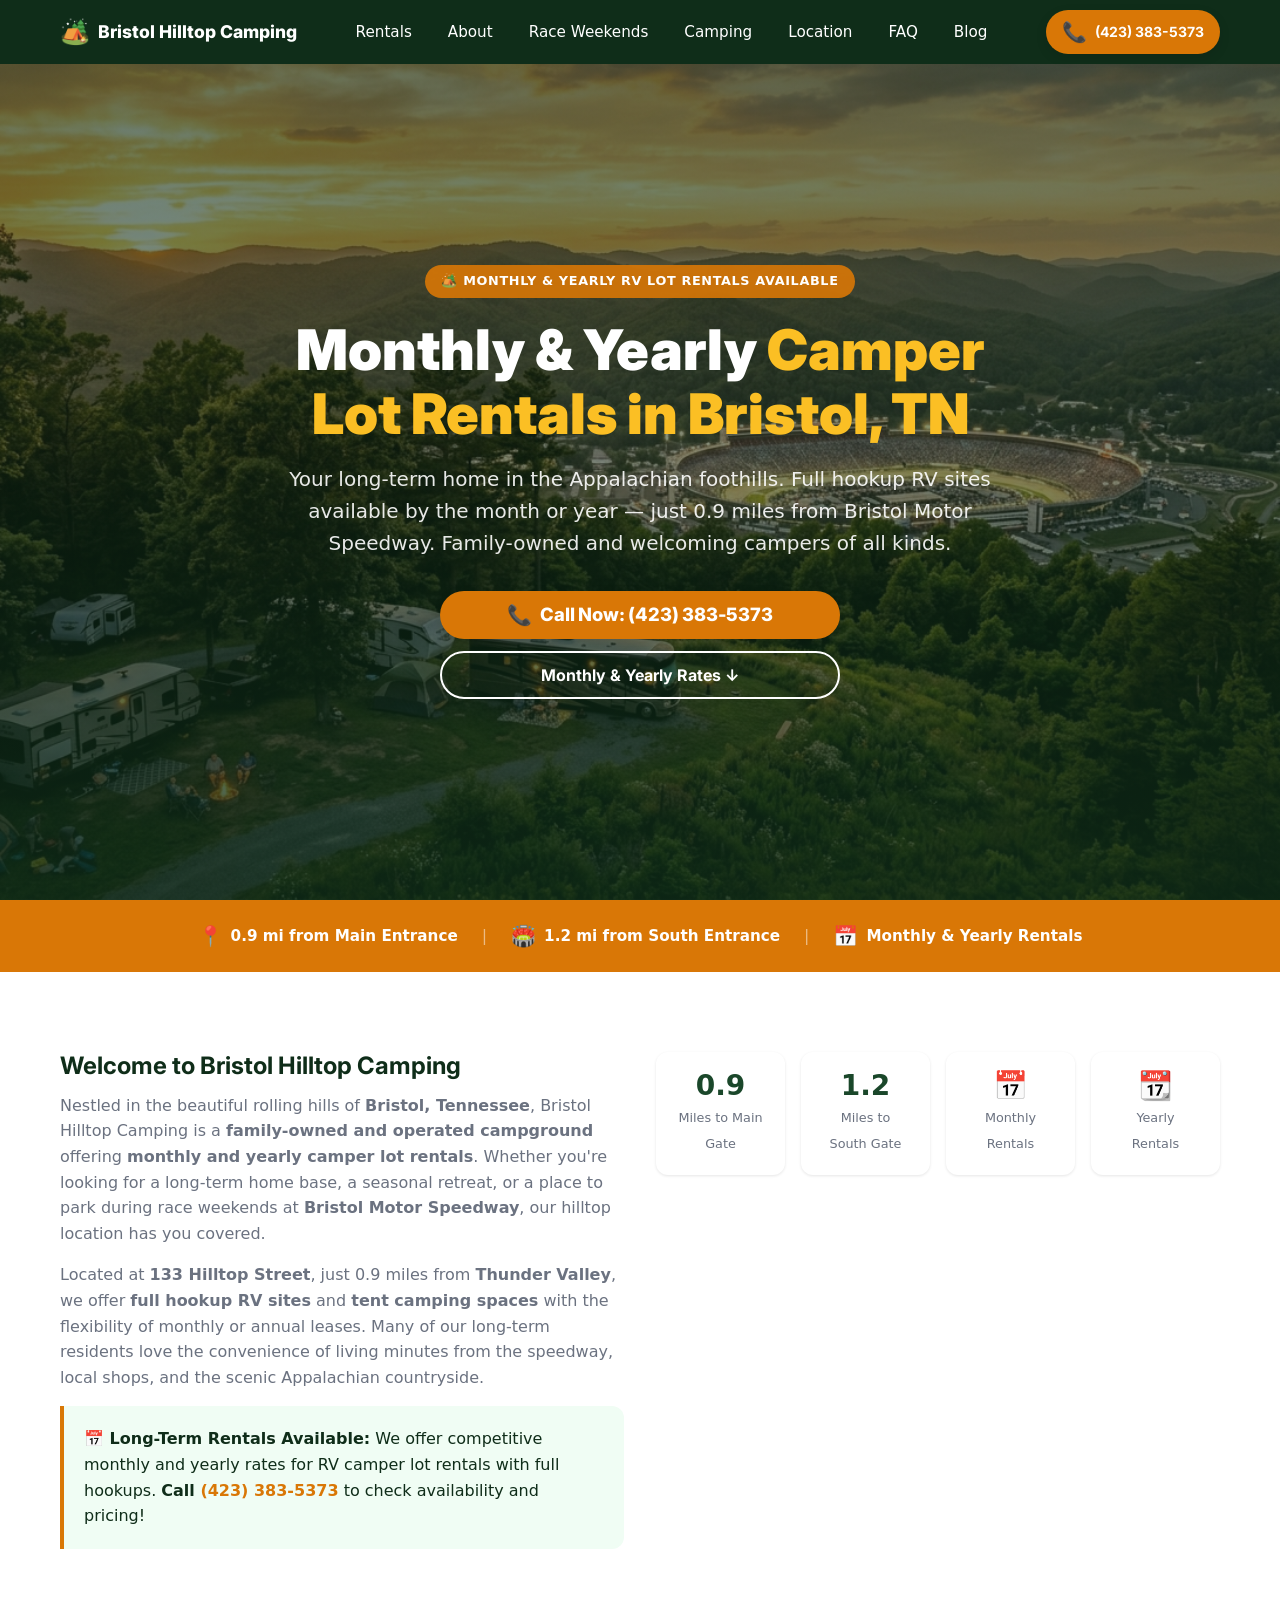
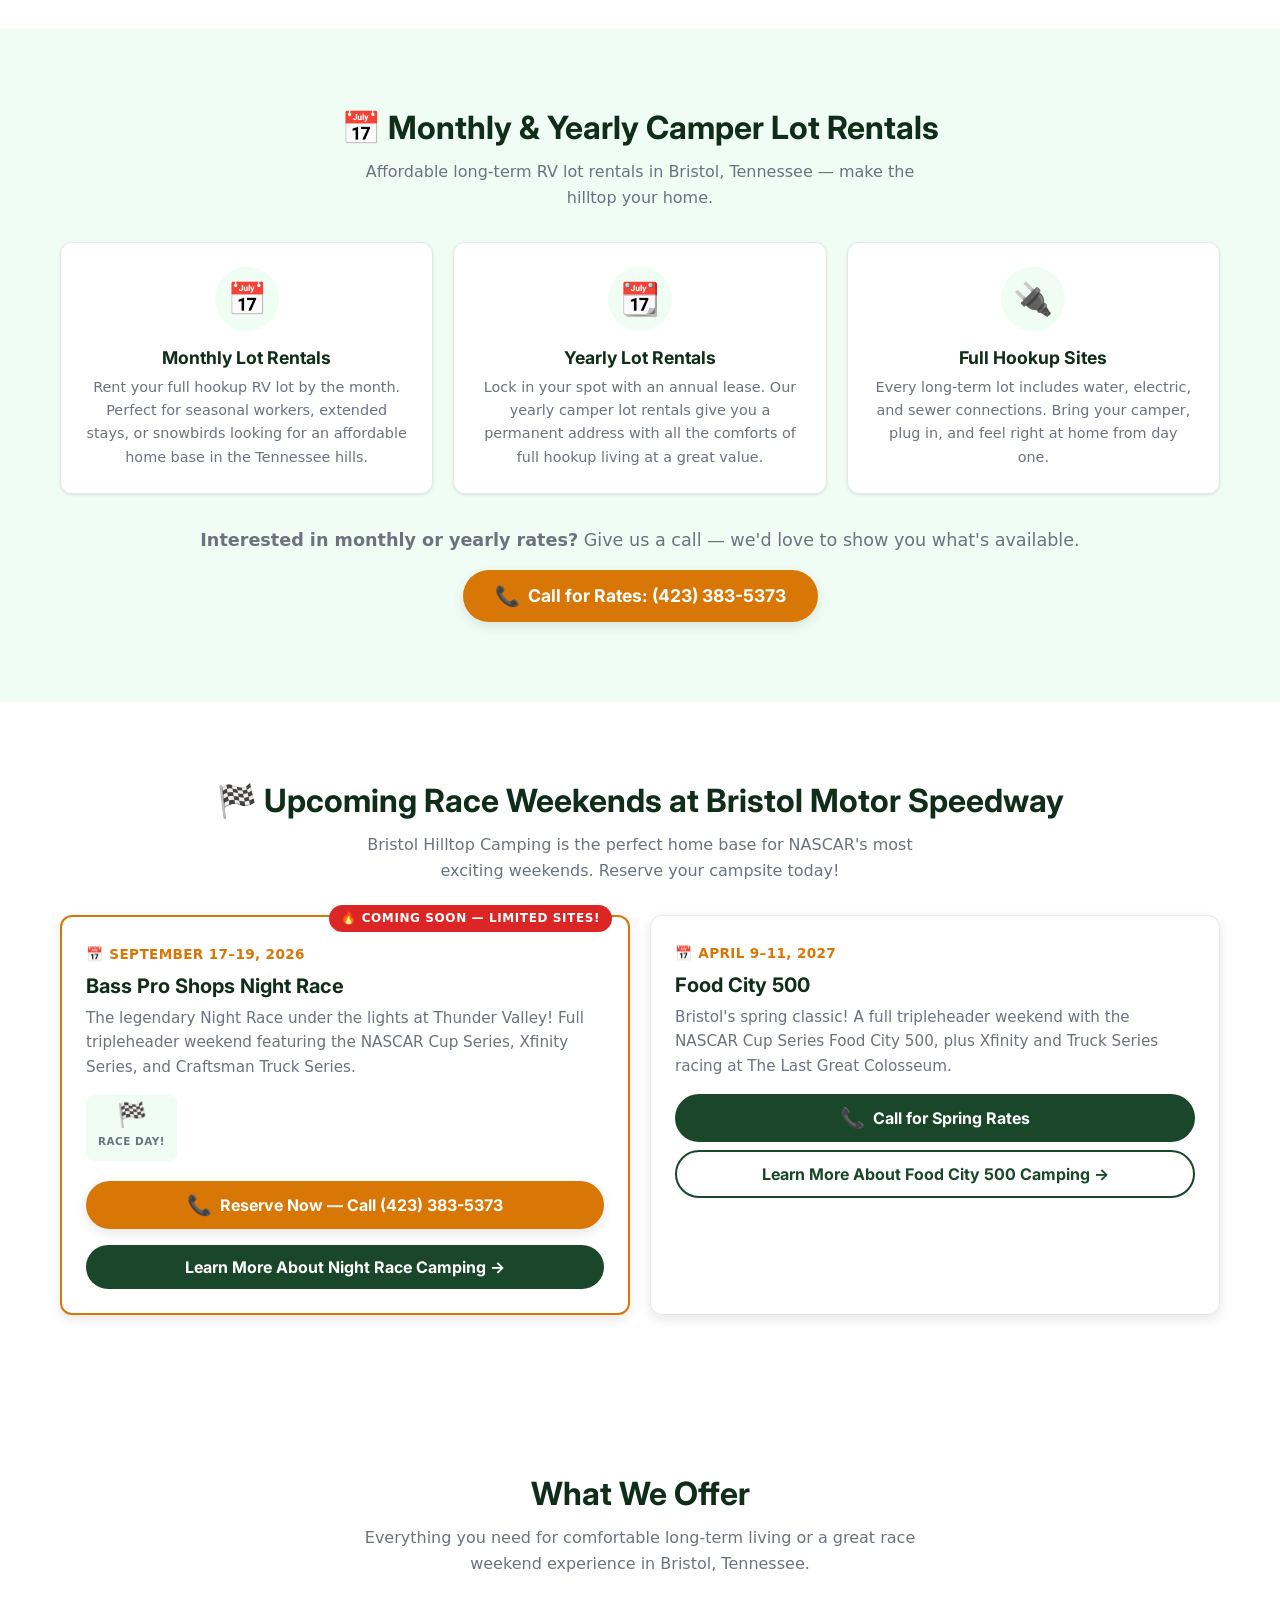
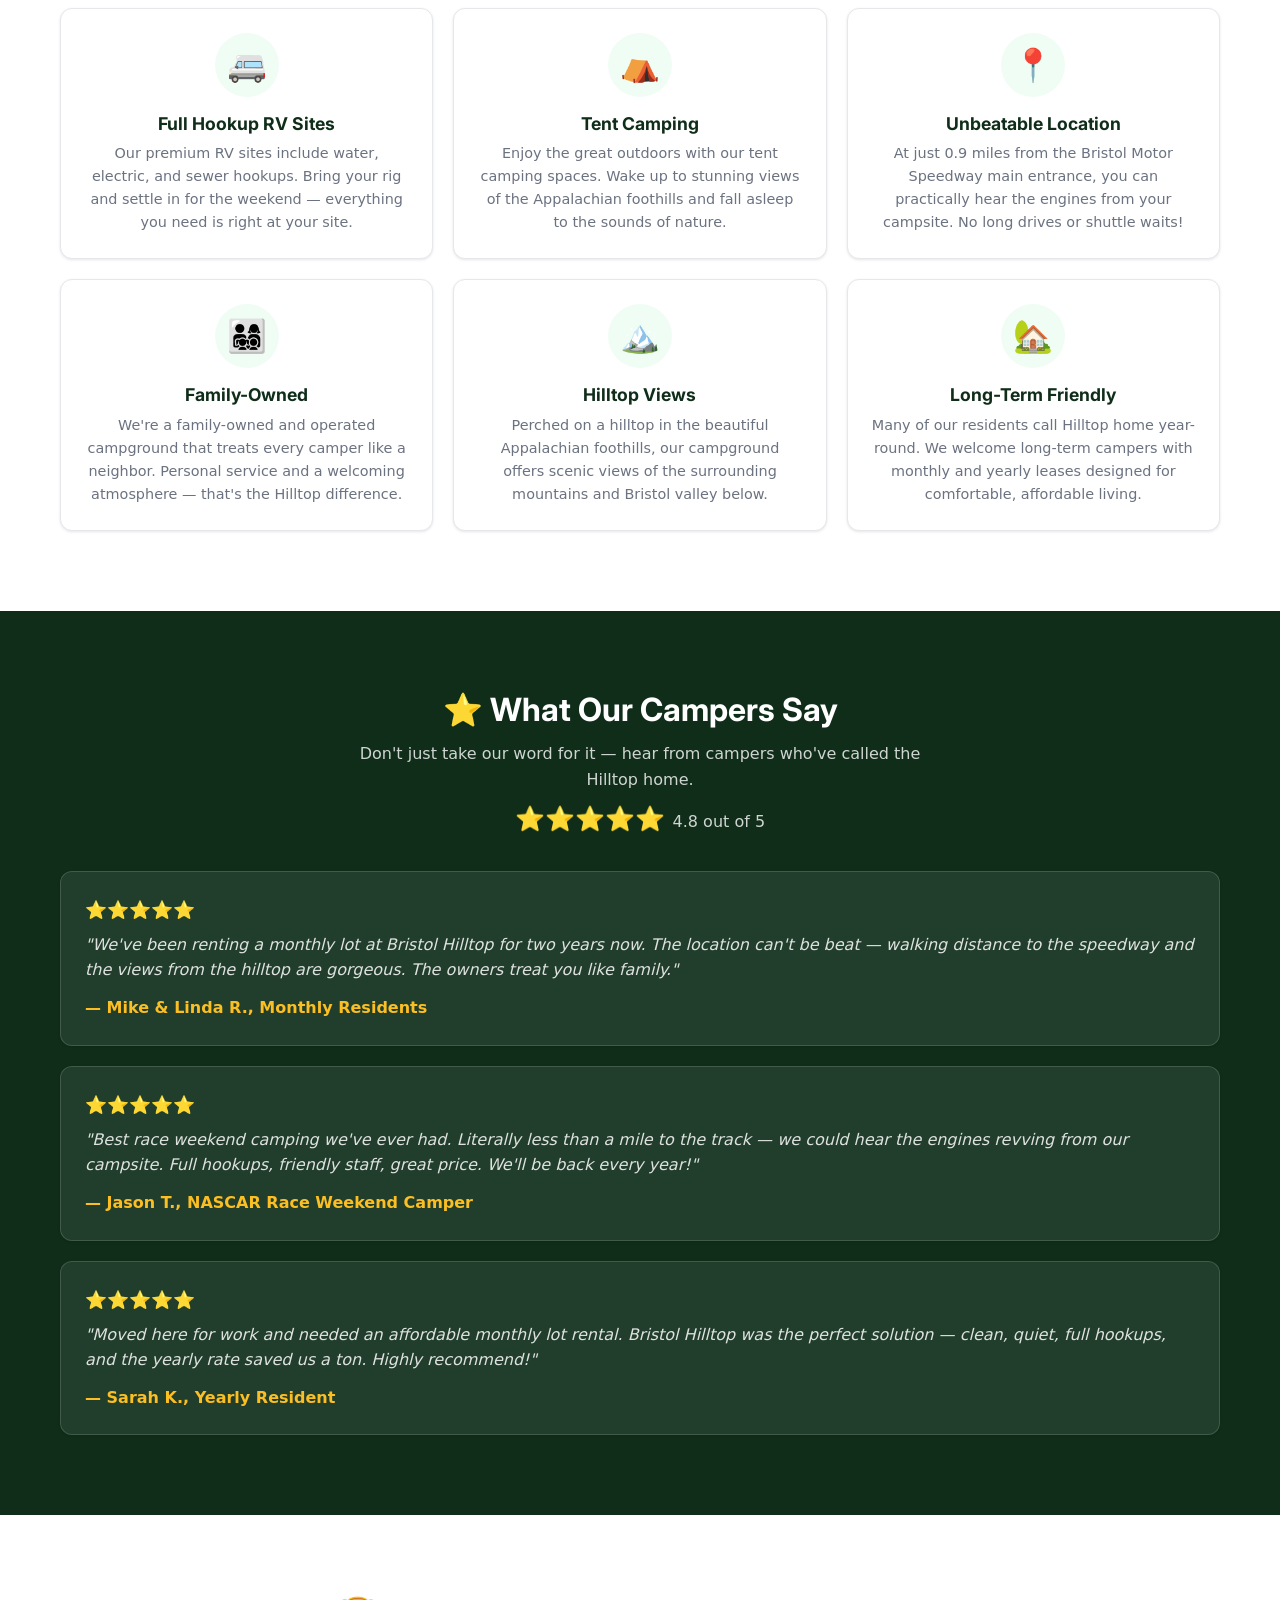
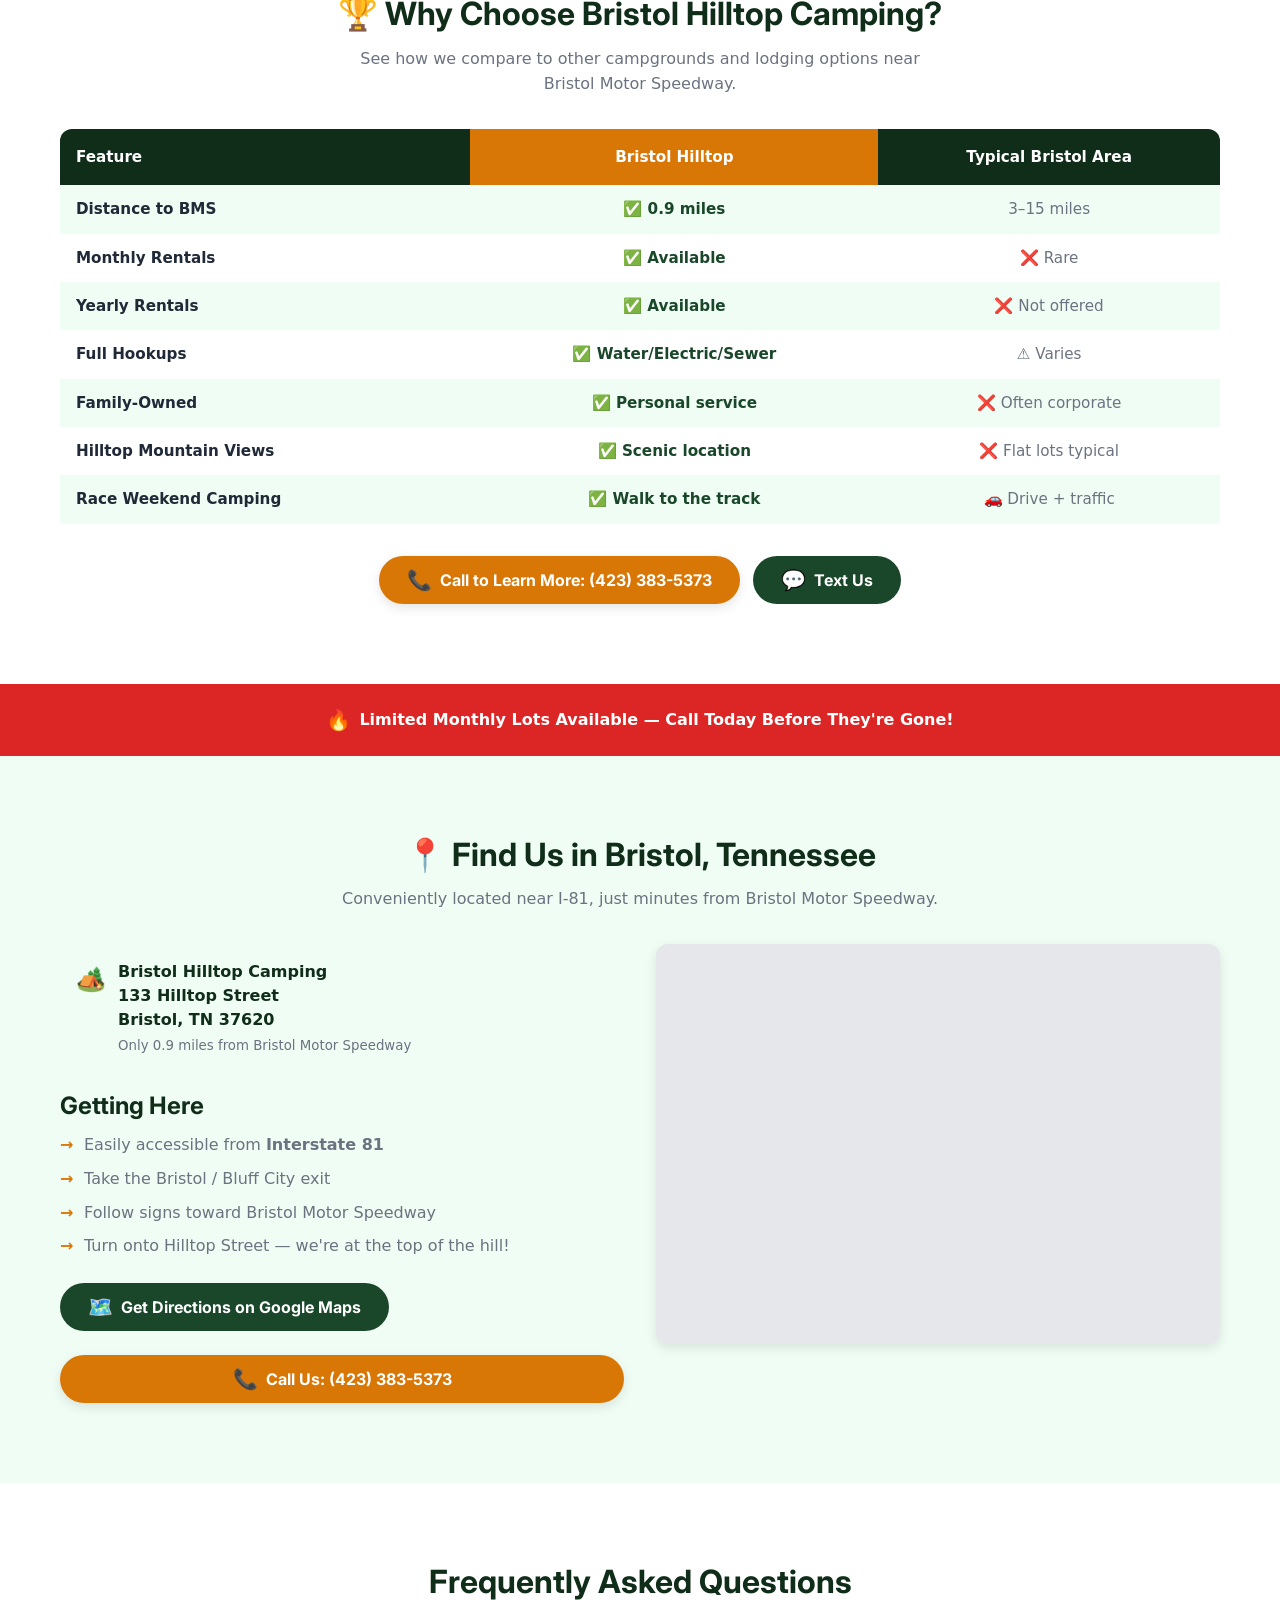
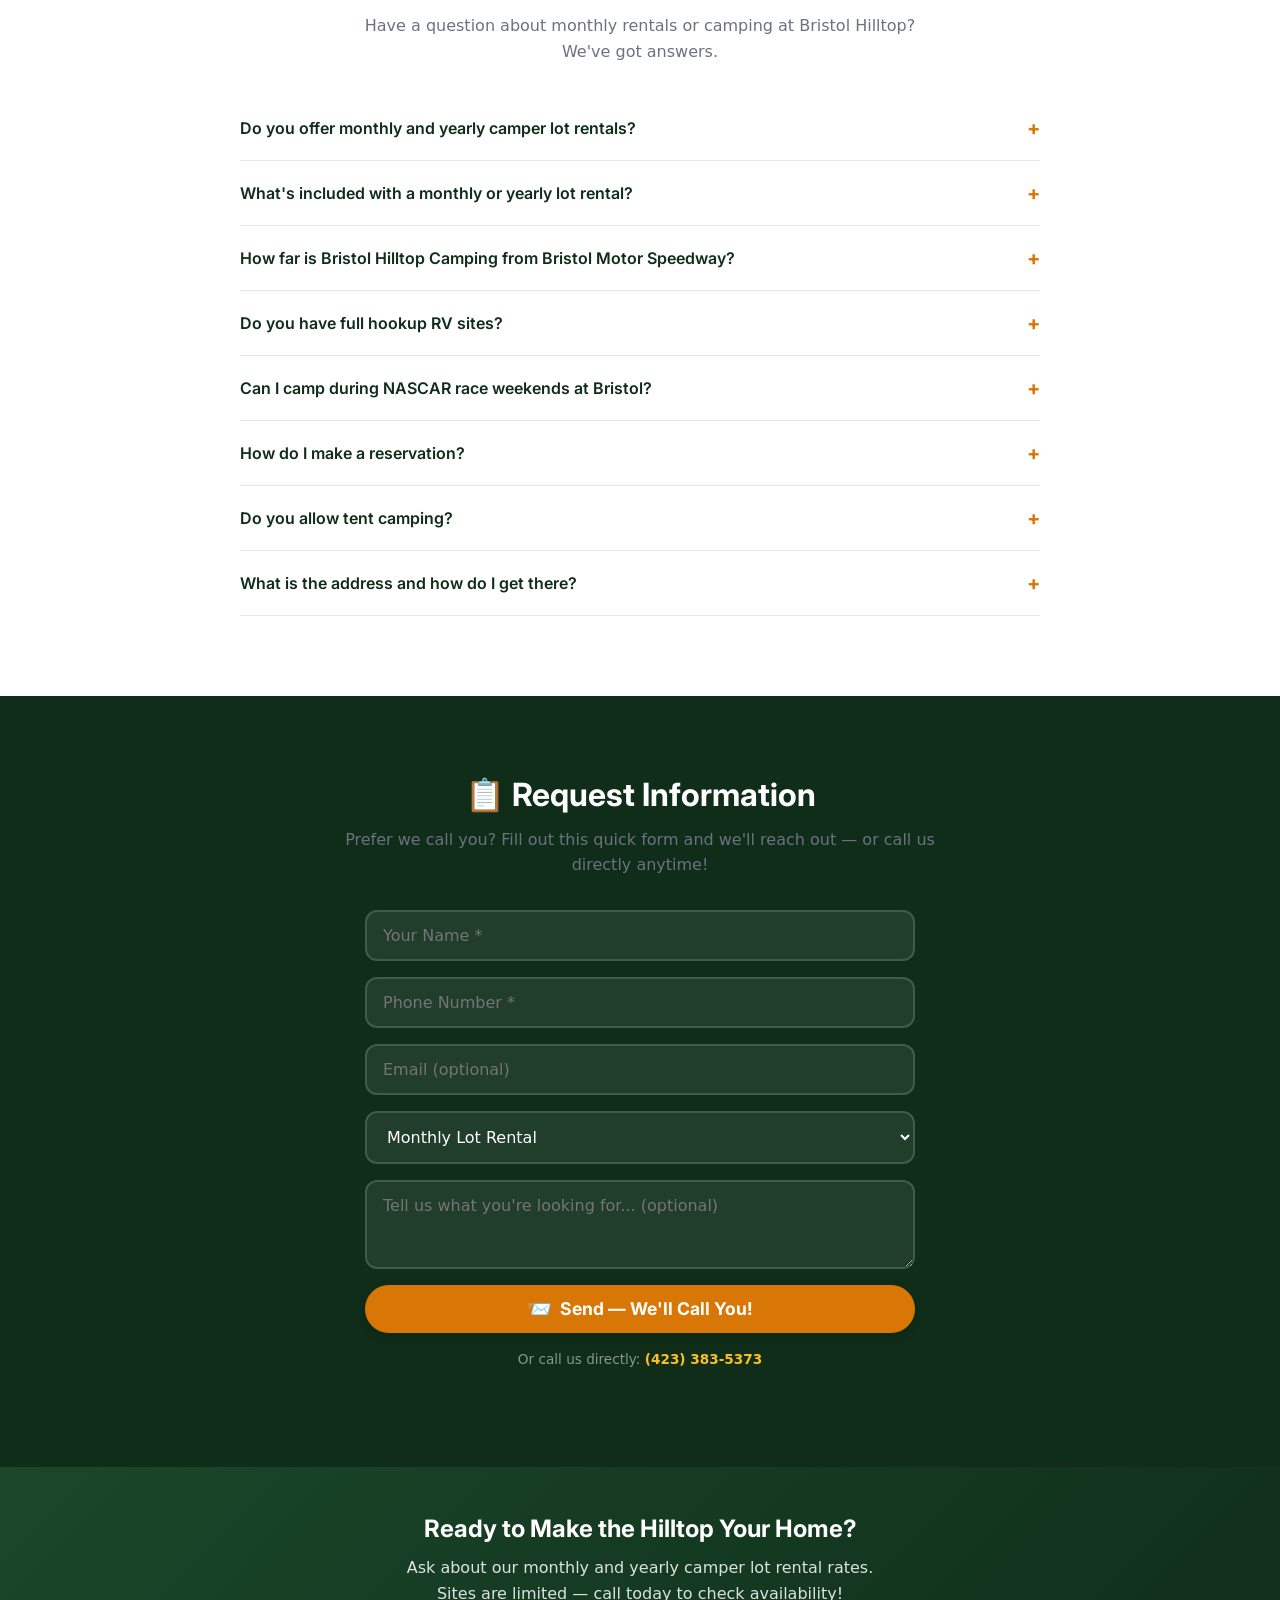
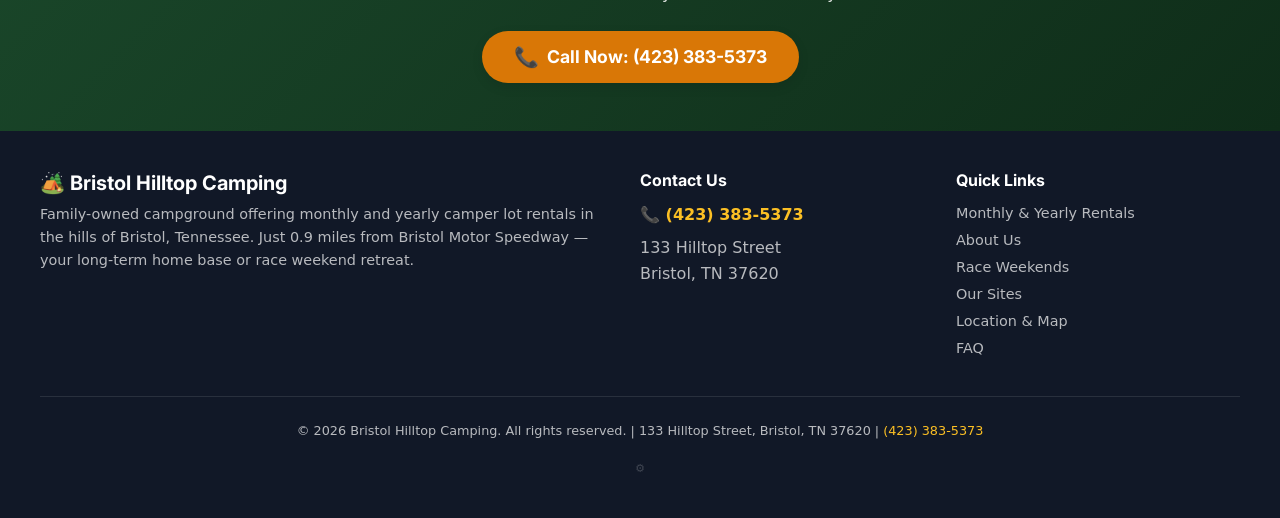
<file: index.html>
<!DOCTYPE html>
<html lang="en">
<head>
  <meta charset="UTF-8">
  <meta name="viewport" content="width=device-width, initial-scale=1.0">
  <meta http-equiv="X-UA-Compatible" content="IE=edge">

  <!-- Primary SEO Meta Tags -->
  <title>Bristol Hilltop Camping | Monthly &amp; Yearly RV Lot Rentals in Bristol, TN — Near Bristol Motor Speedway</title>
  <meta name="description" content="Monthly and yearly RV camper lot rentals at Bristol Hilltop Camping — just 0.9 miles from Bristol Motor Speedway in Bristol, TN. Full hookup sites, tent camping &amp; race weekend spots. Call (423) 383-5373.">
  <meta name="keywords" content="monthly RV lot rental Bristol TN, yearly camper rental Bristol Tennessee, long term RV parking Bristol, RV lot for rent Bristol TN, monthly campsite Bristol Motor Speedway, annual RV site rental, full hookup RV sites Bristol, campground near Thunder Valley, Bristol Hilltop Camping">
  <meta name="robots" content="index, follow">
  <meta name="author" content="Bristol Hilltop Camping">
  <link rel="canonical" href="https://bristolhilltopcamping.com/">

  <!-- Open Graph / Facebook -->
  <meta property="og:type" content="website">
  <meta property="og:url" content="https://bristolhilltopcamping.com/">
  <meta property="og:title" content="Bristol Hilltop Camping | Monthly &amp; Yearly RV Lot Rentals Near Bristol Motor Speedway">
  <meta property="og:description" content="Monthly and yearly RV camper lot rentals just 0.9 miles from Bristol Motor Speedway. Full hookup sites, tent camping &amp; race weekend spots in Bristol, TN.">
  <meta property="og:image" content="https://bristolhilltopcamping.com/images/social-share.jpg">
  <meta property="og:image:width" content="1200">
  <meta property="og:image:height" content="630">
  <meta property="og:locale" content="en_US">
  <meta property="og:site_name" content="Bristol Hilltop Camping">

  <!-- Twitter Card -->
  <meta name="twitter:card" content="summary_large_image">
  <meta name="twitter:title" content="Bristol Hilltop Camping | Monthly &amp; Yearly RV Lot Rentals Near Bristol Motor Speedway">
  <meta name="twitter:description" content="Monthly and yearly RV camper lot rentals just 0.9 miles from Bristol Motor Speedway. Full hookup sites in Bristol, TN.">
  <meta name="twitter:image" content="https://bristolhilltopcamping.com/images/social-share.jpg">

  <!-- Geo Tags for Local SEO -->
  <meta name="geo.region" content="US-TN">
  <meta name="geo.placename" content="Bristol, Tennessee">
  <meta name="geo.position" content="36.5951;-82.1890">
  <meta name="ICBM" content="36.5951, -82.1890">

  <!-- Fonts -->
  <link rel="preconnect" href="https://fonts.googleapis.com">
  <link rel="preconnect" href="https://fonts.gstatic.com" crossorigin>
  <link href="https://fonts.googleapis.com/css2?family=Inter:wght@400;500;600;700;800;900&display=swap" rel="stylesheet">

  <!-- Styles -->
  <link rel="stylesheet" href="css/styles.css">

  <!-- Favicon -->
  <link rel="icon" type="image/svg+xml" href="data:image/svg+xml,<svg xmlns='http://www.w3.org/2000/svg' viewBox='0 0 100 100'><text y='.9em' font-size='90'>🏕️</text></svg>">
  <link rel="apple-touch-icon" href="data:image/svg+xml,<svg xmlns='http://www.w3.org/2000/svg' viewBox='0 0 100 100'><text y='.9em' font-size='90'>🏕️</text></svg>">

  <!-- Preload Critical Assets -->
  <link rel="preload" as="image" href="images/hero-bristol.webp">

  <!-- JSON-LD: Organization -->
  <script type="application/ld+json">
  {
    "@context": "https://schema.org",
    "@type": "Organization",
    "name": "Bristol Hilltop Camping",
    "url": "https://bristolhilltopcamping.com",
    "logo": "https://bristolhilltopcamping.com/images/social-share.jpg",
    "telephone": "+1-423-383-5373",
    "address": {
      "@type": "PostalAddress",
      "streetAddress": "133 Hilltop Street",
      "addressLocality": "Bristol",
      "addressRegion": "TN",
      "postalCode": "37620",
      "addressCountry": "US"
    },
    "sameAs": []
  }
  </script>

  <!-- JSON-LD: BreadcrumbList -->
  <script type="application/ld+json">
  {
    "@context": "https://schema.org",
    "@type": "BreadcrumbList",
    "itemListElement": [
      { "@type": "ListItem", "position": 1, "name": "Home", "item": "https://bristolhilltopcamping.com/" },
      { "@type": "ListItem", "position": 2, "name": "Monthly & Yearly Rentals", "item": "https://bristolhilltopcamping.com/#rentals" },
      { "@type": "ListItem", "position": 3, "name": "Race Weekends", "item": "https://bristolhilltopcamping.com/#race-weekends" },
      { "@type": "ListItem", "position": 4, "name": "Blog", "item": "https://bristolhilltopcamping.com/blog/" }
    ]
  }
  </script>

  <!-- JSON-LD: Offers for Monthly/Yearly Rentals -->
  <script type="application/ld+json">
  {
    "@context": "https://schema.org",
    "@type": "Service",
    "name": "Monthly & Yearly RV Lot Rentals",
    "description": "Full hookup RV camper lot rentals available by the month or year at Bristol Hilltop Camping in Bristol, Tennessee.",
    "provider": {
      "@type": "Campground",
      "name": "Bristol Hilltop Camping"
    },
    "areaServed": {
      "@type": "City",
      "name": "Bristol",
      "containedInPlace": {
        "@type": "State",
        "name": "Tennessee"
      }
    },
    "hasOfferCatalog": {
      "@type": "OfferCatalog",
      "name": "Campsite Rentals",
      "itemListElement": [
        {
          "@type": "Offer",
          "name": "Monthly Full Hookup RV Lot Rental",
          "description": "Monthly lease for a full hookup RV lot with water, electric, and sewer connections.",
          "category": "Monthly RV Lot Rental"
        },
        {
          "@type": "Offer",
          "name": "Yearly Full Hookup RV Lot Rental",
          "description": "Annual lease for a full hookup RV lot with water, electric, and sewer connections. Best value for long-term campers.",
          "category": "Yearly RV Lot Rental"
        },
        {
          "@type": "Offer",
          "name": "Race Weekend Campsite",
          "description": "Short-term RV or tent camping for NASCAR race weekends at Bristol Motor Speedway.",
          "category": "Race Weekend Camping"
        }
      ]
    }
  }
  </script>

  <!-- JSON-LD Structured Data: Campground (LocalBusiness) -->
  <script type="application/ld+json">
  {
    "@context": "https://schema.org",
    "@type": "Campground",
    "name": "Bristol Hilltop Camping",
    "description": "Family-owned campground offering monthly and yearly camper lot rentals in Bristol, Tennessee. Full hookup RV sites just 0.9 miles from Bristol Motor Speedway. Also available for NASCAR race weekends.",
    "url": "https://bristolhilltopcamping.com",
    "telephone": "+1-423-383-5373",
    "address": {
      "@type": "PostalAddress",
      "streetAddress": "133 Hilltop Street",
      "addressLocality": "Bristol",
      "addressRegion": "TN",
      "postalCode": "37620",
      "addressCountry": "US"
    },
    "geo": {
      "@type": "GeoCoordinates",
      "latitude": 36.5951,
      "longitude": -82.1890
    },
    "image": "https://bristolhilltopcamping.com/images/hero-bristol.webp",
    "priceRange": "$$",
    "amenityFeature": [
      { "@type": "LocationFeatureSpecification", "name": "Full Hookup RV Sites", "value": true },
      { "@type": "LocationFeatureSpecification", "name": "Tent Camping", "value": true },
      { "@type": "LocationFeatureSpecification", "name": "Water Hookup", "value": true },
      { "@type": "LocationFeatureSpecification", "name": "Electric Hookup", "value": true },
      { "@type": "LocationFeatureSpecification", "name": "Sewer Hookup", "value": true },
      { "@type": "LocationFeatureSpecification", "name": "Monthly Lot Rentals", "value": true },
      { "@type": "LocationFeatureSpecification", "name": "Yearly Lot Rentals", "value": true }
    ],
    "aggregateRating": {
      "@type": "AggregateRating",
      "ratingValue": "4.8",
      "bestRating": "5",
      "worstRating": "1",
      "ratingCount": "47"
    },
    "tourBookingPage": "https://bristolhilltopcamping.com/",
    "isAccessibleForFree": false,
    "sameAs": []
  }
  </script>

  <!-- JSON-LD Structured Data: FAQPage -->
  <script type="application/ld+json">
  {
    "@context": "https://schema.org",
    "@type": "FAQPage",
    "mainEntity": [
      {
        "@type": "Question",
        "name": "Do you offer monthly and yearly camper lot rentals?",
        "acceptedAnswer": {
          "@type": "Answer",
          "text": "Yes! Monthly and yearly camper lot rentals are our primary offering. We have full hookup RV lots available for long-term lease with water, electric, and sewer connections. Call (423) 383-5373 for current rates and availability."
        }
      },
      {
        "@type": "Question",
        "name": "What's included with a monthly or yearly lot rental?",
        "acceptedAnswer": {
          "@type": "Answer",
          "text": "Our long-term lot rentals include a full hookup site with water, electric, and sewer connections. You'll have a designated lot for your camper with all the essentials for comfortable living. Call us for full details on what's included with each rental option."
        }
      },
      {
        "@type": "Question",
        "name": "How far is Bristol Hilltop Camping from Bristol Motor Speedway?",
        "acceptedAnswer": {
          "@type": "Answer",
          "text": "Bristol Hilltop Camping is just 0.9 miles from the Bristol Motor Speedway main entrance and 1.2 miles from the south entrance — one of the closest campgrounds to the track."
        }
      },
      {
        "@type": "Question",
        "name": "Do you have full hookup RV sites?",
        "acceptedAnswer": {
          "@type": "Answer",
          "text": "Yes! We offer a limited number of full hookup RV sites with water, electric, and sewer connections. These sites fill up quickly during race weekends, so call early to reserve your spot."
        }
      },
      {
        "@type": "Question",
        "name": "Can I camp during NASCAR race weekends at Bristol?",
        "acceptedAnswer": {
          "@type": "Answer",
          "text": "Absolutely! Race weekends are our busiest and most popular times. We host campers for both the Food City 500 (spring) and the Bass Pro Shops Night Race (fall). Sites are limited, so early reservations are strongly recommended."
        }
      },
      {
        "@type": "Question",
        "name": "How do I make a reservation at Bristol Hilltop Camping?",
        "acceptedAnswer": {
          "@type": "Answer",
          "text": "Simply call us at (423) 383-5373 to check availability and reserve your site. We recommend calling well in advance for race weekends as our full hookup sites sell out quickly."
        }
      },
      {
        "@type": "Question",
        "name": "Do you allow tent camping?",
        "acceptedAnswer": {
          "@type": "Answer",
          "text": "Yes, we welcome tent campers! We have designated tent camping areas in addition to our RV sites. Call us for current availability and rates."
        }
      },
      {
        "@type": "Question",
        "name": "What is the address of Bristol Hilltop Camping?",
        "acceptedAnswer": {
          "@type": "Answer",
          "text": "We are located at 133 Hilltop Street, Bristol, TN 37620. We're easily accessible from I-81 and just minutes from Bristol Motor Speedway."
        }
      }
    ]
  }
  </script>

  <!-- JSON-LD Structured Data: Upcoming Events -->
  <script type="application/ld+json">
  [
    {
      "@context": "https://schema.org",
      "@type": "Event",
      "name": "Bass Pro Shops Night Race Camping at Bristol Hilltop",
      "description": "Camp at Bristol Hilltop Camping for the 2026 Bass Pro Shops Night Race at Bristol Motor Speedway. Full hookup RV sites and tent camping available just 0.9 miles from the track.",
      "startDate": "2026-09-17",
      "endDate": "2026-09-20",
      "eventAttendanceMode": "https://schema.org/OfflineEventAttendanceMode",
      "eventStatus": "https://schema.org/EventScheduled",
      "location": {
        "@type": "Place",
        "name": "Bristol Hilltop Camping",
        "address": {
          "@type": "PostalAddress",
          "streetAddress": "133 Hilltop Street",
          "addressLocality": "Bristol",
          "addressRegion": "TN",
          "postalCode": "37620",
          "addressCountry": "US"
        }
      },
      "organizer": {
        "@type": "Organization",
        "name": "Bristol Hilltop Camping",
        "url": "https://bristolhilltopcamping.com"
      }
    },
    {
      "@context": "https://schema.org",
      "@type": "Event",
      "name": "Food City 500 Camping at Bristol Hilltop",
      "description": "Camp at Bristol Hilltop Camping for the 2027 Food City 500 at Bristol Motor Speedway. Full hookup RV sites and tent camping available.",
      "startDate": "2027-04-09",
      "endDate": "2027-04-12",
      "eventAttendanceMode": "https://schema.org/OfflineEventAttendanceMode",
      "eventStatus": "https://schema.org/EventScheduled",
      "location": {
        "@type": "Place",
        "name": "Bristol Hilltop Camping",
        "address": {
          "@type": "PostalAddress",
          "streetAddress": "133 Hilltop Street",
          "addressLocality": "Bristol",
          "addressRegion": "TN",
          "postalCode": "37620",
          "addressCountry": "US"
        }
      },
      "organizer": {
        "@type": "Organization",
        "name": "Bristol Hilltop Camping",
        "url": "https://bristolhilltopcamping.com"
      }
    }
  ]
  </script>
</head>
<body>

  <!-- Skip to Content (Accessibility) -->
  <a href="#main" class="skip-link">Skip to main content</a>

  <!-- ============================================
       HEADER / NAVIGATION
       ============================================ -->
  <header class="header" role="banner">
    <div class="header__inner">
      <a href="/" class="header__logo" aria-label="Bristol Hilltop Camping — Home">
        <span class="header__logo-icon">🏕️</span>
        <span>Bristol Hilltop Camping</span>
      </a>

      <nav class="nav" role="navigation" aria-label="Main navigation">
        <ul class="nav__list">
          <li><a href="#rentals" class="nav__link">Rentals</a></li>
          <li><a href="#about" class="nav__link">About</a></li>
          <li><a href="#race-weekends" class="nav__link">Race Weekends</a></li>
          <li><a href="#camping" class="nav__link">Camping</a></li>
          <li><a href="#location" class="nav__link">Location</a></li>
          <li><a href="#faq" class="nav__link">FAQ</a></li>
          <li><a href="blog/" class="nav__link">Blog</a></li>
        </ul>
      </nav>

      <a href="tel:+14233835373" class="btn btn--call btn--sm header__cta">
        <span class="btn__icon">📞</span> (423) 383-5373
      </a>

      <button class="header__toggle" aria-label="Toggle navigation menu" aria-expanded="false">
        &#9776;
      </button>
    </div>
  </header>

  <!-- ============================================
       HERO SECTION
       ============================================ -->
  <section class="hero" aria-label="Welcome to Bristol Hilltop Camping">
    <div class="hero__bg" role="img" aria-label="Panoramic view of Bristol Motor Speedway and Appalachian Mountains from Bristol Hilltop Camping"></div>
    <div class="hero__content">
      <div class="hero__badge">🏕️ Monthly &amp; Yearly RV Lot Rentals Available</div>
      <h1 class="hero__title">
        Monthly &amp; Yearly <span>Camper Lot Rentals in Bristol, TN</span>
      </h1>
      <p class="hero__subtitle">
        Your long-term home in the Appalachian foothills. Full hookup RV sites available by the month or year — just 0.9 miles from Bristol Motor Speedway. Family-owned and welcoming campers of all kinds.
      </p>
      <div class="hero__ctas" style="display: flex; flex-direction: column; align-items: center; gap: 0.75rem; width: 100%; max-width: 400px; margin: 0 auto;">
        <a href="tel:+14233835373" class="btn btn--call hero__phone" style="width: 100%; text-align: center; font-size: 1.15rem;">
          <span class="btn__icon">📞</span> Call Now: (423) 383-5373
        </a>
        <a href="#rentals" class="btn btn--outline" style="width: 100%; text-align: center;">
          Monthly &amp; Yearly Rates ↓
        </a>
      </div>
    </div>
  </section>

  <!-- ============================================
       PROXIMITY BADGE BAR
       ============================================ -->
  <div class="proximity" role="complementary" aria-label="Distance to Bristol Motor Speedway">
    <div class="proximity__content">
      <div class="proximity__item">
        <span class="proximity__icon">📍</span>
        <span>0.9 mi from Main Entrance</span>
      </div>
      <span class="proximity__divider">|</span>
      <div class="proximity__item">
        <span class="proximity__icon">🏟️</span>
        <span>1.2 mi from South Entrance</span>
      </div>
      <span class="proximity__divider">|</span>
      <div class="proximity__item">
        <span class="proximity__icon">📅</span>
        <span>Monthly &amp; Yearly Rentals</span>
      </div>
    </div>
  </div>

  <!-- ============================================
       MAIN CONTENT
       ============================================ -->
  <main id="main">

    <!-- ABOUT SECTION -->
    <section id="about" class="section">
      <div class="container">
        <div class="about__grid">
          <div class="about__text fade-in">
            <h2>Welcome to Bristol Hilltop Camping</h2>
            <p>
              Nestled in the beautiful rolling hills of <strong>Bristol, Tennessee</strong>, Bristol Hilltop Camping is a <strong>family-owned and operated campground</strong> offering <strong>monthly and yearly camper lot rentals</strong>. Whether you're looking for a long-term home base, a seasonal retreat, or a place to park during race weekends at <strong>Bristol Motor Speedway</strong>, our hilltop location has you covered.
            </p>
            <p>
              Located at <strong>133 Hilltop Street</strong>, just 0.9 miles from <strong>Thunder Valley</strong>, we offer <strong>full hookup RV sites</strong> and <strong>tent camping spaces</strong> with the flexibility of monthly or annual leases. Many of our long-term residents love the convenience of living minutes from the speedway, local shops, and the scenic Appalachian countryside.
            </p>
            <div class="about__highlight">
              <strong>📅 Long-Term Rentals Available:</strong> We offer competitive monthly and yearly rates for RV camper lot rentals with full hookups. <strong>Call <a href="tel:+14233835373" style="color: var(--color-accent);">(423) 383-5373</a></strong> to check availability and pricing!
            </div>
          </div>
          <div class="about__stats fade-in">
            <div class="stat">
              <span class="stat__number">0.9</span>
              <span class="stat__label">Miles to Main Gate</span>
            </div>
            <div class="stat">
              <span class="stat__number">1.2</span>
              <span class="stat__label">Miles to South Gate</span>
            </div>
            <div class="stat">
              <span class="stat__number">📅</span>
              <span class="stat__label">Monthly Rentals</span>
            </div>
            <div class="stat">
              <span class="stat__number">📆</span>
              <span class="stat__label">Yearly Rentals</span>
            </div>
          </div>
        </div>
      </div>
    </section>

    <!-- MONTHLY & YEARLY RENTALS SECTION -->
    <section id="rentals" class="section section--alt">
      <div class="container">
        <div class="section__header fade-in">
          <h2>📅 Monthly &amp; Yearly Camper Lot Rentals</h2>
          <p>Affordable long-term RV lot rentals in Bristol, Tennessee — make the hilltop your home.</p>
        </div>

        <div class="offerings__grid">
          <div class="offering fade-in">
            <div class="offering__icon">📅</div>
            <h3 class="offering__title">Monthly Lot Rentals</h3>
            <p class="offering__desc">
              Rent your full hookup RV lot by the month. Perfect for seasonal workers, extended stays, or snowbirds looking for an affordable home base in the Tennessee hills.
            </p>
          </div>

          <div class="offering fade-in">
            <div class="offering__icon">📆</div>
            <h3 class="offering__title">Yearly Lot Rentals</h3>
            <p class="offering__desc">
              Lock in your spot with an annual lease. Our yearly camper lot rentals give you a permanent address with all the comforts of full hookup living at a great value.
            </p>
          </div>

          <div class="offering fade-in">
            <div class="offering__icon">🔌</div>
            <h3 class="offering__title">Full Hookup Sites</h3>
            <p class="offering__desc">
              Every long-term lot includes water, electric, and sewer connections. Bring your camper, plug in, and feel right at home from day one.
            </p>
          </div>
        </div>

        <div style="text-align: center; margin-top: 2rem;" class="fade-in">
          <p style="font-size: 1.1rem; color: var(--color-text-light); margin-bottom: 1rem;">
            <strong>Interested in monthly or yearly rates?</strong> Give us a call — we'd love to show you what's available.
          </p>
          <a href="tel:+14233835373" class="btn btn--call" style="font-size: 1.1rem; padding: 1rem 2rem;">
            <span class="btn__icon">📞</span> Call for Rates: (423) 383-5373
          </a>
        </div>
      </div>
    </section>

    <!-- RACE WEEKENDS SECTION -->
    <section id="race-weekends" class="section">
      <div class="container">
        <div class="section__header fade-in">
          <h2>🏁 Upcoming Race Weekends at Bristol Motor Speedway</h2>
          <p>Bristol Hilltop Camping is the perfect home base for NASCAR's most exciting weekends. Reserve your campsite today!</p>
        </div>

        <div class="race-cards">
          <!-- Bass Pro Shops Night Race — FEATURED / URGENT -->
          <div class="race-card race-card--featured fade-in">
            <span class="race-card__urgent">🔥 Coming Soon — Limited Sites!</span>
            <div class="race-card__date">
              <span>📅</span> September 17–19, 2026
            </div>
            <h3 class="race-card__title"><a href="bass-pro-night-race.html" style="color: inherit; text-decoration: none;">Bass Pro Shops Night Race</a></h3>
            <p class="race-card__desc">
              The legendary Night Race under the lights at Thunder Valley! Full tripleheader weekend featuring the NASCAR Cup Series, Xfinity Series, and Craftsman Truck Series.
            </p>
            <div class="race-card__countdown" id="countdown-nightrace">
              <!-- Populated by JavaScript -->
            </div>
            <div style="display: flex; flex-direction: column; gap: 0.5rem;">
              <a href="tel:+14233835373" class="btn btn--call race-card__cta">
                <span class="btn__icon">📞</span> Reserve Now — Call (423) 383-5373
              </a>
              <a href="bass-pro-night-race.html" class="btn btn--primary race-card__cta" style="margin-top: 0.5rem;">
                Learn More About Night Race Camping →
              </a>
            </div>
          </div>

          <!-- Food City 500 -->
          <div class="race-card fade-in">
            <div class="race-card__date">
              <span>📅</span> April 9–11, 2027
            </div>
            <h3 class="race-card__title">Food City 500</h3>
            <p class="race-card__desc">
              Bristol's spring classic! A full tripleheader weekend with the NASCAR Cup Series Food City 500, plus Xfinity and Truck Series racing at The Last Great Colosseum.
            </p>
            <a href="tel:+14233835373" class="btn btn--primary race-card__cta">
              <span class="btn__icon">📞</span> Call for Spring Rates
            </a>
            <a href="food-city-500.html" class="btn btn--outline race-card__cta" style="margin-top: 0.5rem; color: var(--color-primary); border-color: var(--color-primary);">
              Learn More About Food City 500 Camping →
            </a>
          </div>
        </div>
      </div>
    </section>

    <!-- WHAT WE OFFER SECTION -->
    <section id="camping" class="section">
      <div class="container">
        <div class="section__header fade-in">
          <h2>What We Offer</h2>
          <p>Everything you need for comfortable long-term living or a great race weekend experience in Bristol, Tennessee.</p>
        </div>

        <div class="offerings__grid">
          <div class="offering fade-in">
            <div class="offering__icon">🚐</div>
            <h3 class="offering__title">Full Hookup RV Sites</h3>
            <p class="offering__desc">
              Our premium RV sites include water, electric, and sewer hookups. Bring your rig and settle in for the weekend — everything you need is right at your site.
            </p>
          </div>

          <div class="offering fade-in">
            <div class="offering__icon">⛺</div>
            <h3 class="offering__title">Tent Camping</h3>
            <p class="offering__desc">
              Enjoy the great outdoors with our tent camping spaces. Wake up to stunning views of the Appalachian foothills and fall asleep to the sounds of nature.
            </p>
          </div>

          <div class="offering fade-in">
            <div class="offering__icon">📍</div>
            <h3 class="offering__title">Unbeatable Location</h3>
            <p class="offering__desc">
              At just 0.9 miles from the Bristol Motor Speedway main entrance, you can practically hear the engines from your campsite. No long drives or shuttle waits!
            </p>
          </div>

          <div class="offering fade-in">
            <div class="offering__icon">👨‍👩‍👧‍👦</div>
            <h3 class="offering__title">Family-Owned</h3>
            <p class="offering__desc">
              We're a family-owned and operated campground that treats every camper like a neighbor. Personal service and a welcoming atmosphere — that's the Hilltop difference.
            </p>
          </div>

          <div class="offering fade-in">
            <div class="offering__icon">🏔️</div>
            <h3 class="offering__title">Hilltop Views</h3>
            <p class="offering__desc">
              Perched on a hilltop in the beautiful Appalachian foothills, our campground offers scenic views of the surrounding mountains and Bristol valley below.
            </p>
          </div>

          <div class="offering fade-in">
            <div class="offering__icon">🏡</div>
            <h3 class="offering__title">Long-Term Friendly</h3>
            <p class="offering__desc">
              Many of our residents call Hilltop home year-round. We welcome long-term campers with monthly and yearly leases designed for comfortable, affordable living.
            </p>
          </div>
        </div>
      </div>
    </section>

    <!-- TESTIMONIALS SECTION -->
    <section id="testimonials" class="section section--dark">
      <div class="container">
        <div class="section__header fade-in">
          <h2>⭐ What Our Campers Say</h2>
          <p style="color: rgba(255,255,255,0.8);">Don't just take our word for it — hear from campers who've called the Hilltop home.</p>
          <div style="font-size: 1.5rem; margin-top: 0.5rem;">⭐⭐⭐⭐⭐ <span style="font-size: 1rem; opacity: 0.8;">4.8 out of 5</span></div>
        </div>

        <div class="offerings__grid" style="grid-template-columns: 1fr;">
          <div class="offering fade-in" style="text-align: left; background: rgba(255,255,255,0.08); border-color: rgba(255,255,255,0.15);">
            <div style="font-size: 1.1rem; margin-bottom: 0.5rem;">⭐⭐⭐⭐⭐</div>
            <p class="offering__desc" style="color: rgba(255,255,255,0.85); font-style: italic; font-size: 1rem;">
              "We've been renting a monthly lot at Bristol Hilltop for two years now. The location can't be beat — walking distance to the speedway and the views from the hilltop are gorgeous. The owners treat you like family."
            </p>
            <p style="color: var(--color-accent-light); font-weight: 700; margin-top: 0.75rem; margin-bottom: 0;">— Mike &amp; Linda R., Monthly Residents</p>
          </div>

          <div class="offering fade-in" style="text-align: left; background: rgba(255,255,255,0.08); border-color: rgba(255,255,255,0.15);">
            <div style="font-size: 1.1rem; margin-bottom: 0.5rem;">⭐⭐⭐⭐⭐</div>
            <p class="offering__desc" style="color: rgba(255,255,255,0.85); font-style: italic; font-size: 1rem;">
              "Best race weekend camping we've ever had. Literally less than a mile to the track — we could hear the engines revving from our campsite. Full hookups, friendly staff, great price. We'll be back every year!"
            </p>
            <p style="color: var(--color-accent-light); font-weight: 700; margin-top: 0.75rem; margin-bottom: 0;">— Jason T., NASCAR Race Weekend Camper</p>
          </div>

          <div class="offering fade-in" style="text-align: left; background: rgba(255,255,255,0.08); border-color: rgba(255,255,255,0.15);">
            <div style="font-size: 1.1rem; margin-bottom: 0.5rem;">⭐⭐⭐⭐⭐</div>
            <p class="offering__desc" style="color: rgba(255,255,255,0.85); font-style: italic; font-size: 1rem;">
              "Moved here for work and needed an affordable monthly lot rental. Bristol Hilltop was the perfect solution — clean, quiet, full hookups, and the yearly rate saved us a ton. Highly recommend!"
            </p>
            <p style="color: var(--color-accent-light); font-weight: 700; margin-top: 0.75rem; margin-bottom: 0;">— Sarah K., Yearly Resident</p>
          </div>
        </div>
      </div>
    </section>

    <!-- WHY CHOOSE US — COMPARISON SECTION -->
    <section class="section">
      <div class="container">
        <div class="section__header fade-in">
          <h2>🏆 Why Choose Bristol Hilltop Camping?</h2>
          <p>See how we compare to other campgrounds and lodging options near Bristol Motor Speedway.</p>
        </div>

        <div class="fade-in" style="overflow-x: auto;">
          <table style="width: 100%; border-collapse: collapse; font-size: 0.95rem;">
            <thead>
              <tr style="background: var(--color-primary-dark); color: white;">
                <th style="padding: 1rem; text-align: left; border-radius: 12px 0 0 0;">Feature</th>
                <th style="padding: 1rem; text-align: center; background: var(--color-accent); border-radius: 0;">Bristol Hilltop</th>
                <th style="padding: 1rem; text-align: center; border-radius: 0 12px 0 0;">Typical Bristol Area</th>
              </tr>
            </thead>
            <tbody>
              <tr style="background: var(--color-bg-alt);">
                <td style="padding: 0.75rem 1rem; font-weight: 600;">Distance to BMS</td>
                <td style="padding: 0.75rem 1rem; text-align: center; font-weight: 700; color: var(--color-primary);">✅ 0.9 miles</td>
                <td style="padding: 0.75rem 1rem; text-align: center; color: var(--color-text-light);">3–15 miles</td>
              </tr>
              <tr>
                <td style="padding: 0.75rem 1rem; font-weight: 600;">Monthly Rentals</td>
                <td style="padding: 0.75rem 1rem; text-align: center; font-weight: 700; color: var(--color-primary);">✅ Available</td>
                <td style="padding: 0.75rem 1rem; text-align: center; color: var(--color-text-light);">❌ Rare</td>
              </tr>
              <tr style="background: var(--color-bg-alt);">
                <td style="padding: 0.75rem 1rem; font-weight: 600;">Yearly Rentals</td>
                <td style="padding: 0.75rem 1rem; text-align: center; font-weight: 700; color: var(--color-primary);">✅ Available</td>
                <td style="padding: 0.75rem 1rem; text-align: center; color: var(--color-text-light);">❌ Not offered</td>
              </tr>
              <tr>
                <td style="padding: 0.75rem 1rem; font-weight: 600;">Full Hookups</td>
                <td style="padding: 0.75rem 1rem; text-align: center; font-weight: 700; color: var(--color-primary);">✅ Water/Electric/Sewer</td>
                <td style="padding: 0.75rem 1rem; text-align: center; color: var(--color-text-light);">⚠️ Varies</td>
              </tr>
              <tr style="background: var(--color-bg-alt);">
                <td style="padding: 0.75rem 1rem; font-weight: 600;">Family-Owned</td>
                <td style="padding: 0.75rem 1rem; text-align: center; font-weight: 700; color: var(--color-primary);">✅ Personal service</td>
                <td style="padding: 0.75rem 1rem; text-align: center; color: var(--color-text-light);">❌ Often corporate</td>
              </tr>
              <tr>
                <td style="padding: 0.75rem 1rem; font-weight: 600;">Hilltop Mountain Views</td>
                <td style="padding: 0.75rem 1rem; text-align: center; font-weight: 700; color: var(--color-primary);">✅ Scenic location</td>
                <td style="padding: 0.75rem 1rem; text-align: center; color: var(--color-text-light);">❌ Flat lots typical</td>
              </tr>
              <tr style="background: var(--color-bg-alt);">
                <td style="padding: 0.75rem 1rem; font-weight: 600;">Race Weekend Camping</td>
                <td style="padding: 0.75rem 1rem; text-align: center; font-weight: 700; color: var(--color-primary);">✅ Walk to the track</td>
                <td style="padding: 0.75rem 1rem; text-align: center; color: var(--color-text-light);">🚗 Drive + traffic</td>
              </tr>
            </tbody>
          </table>
        </div>

        <div style="text-align: center; margin-top: 2rem;" class="fade-in">
          <a href="tel:+14233835373" class="btn btn--call">
            <span class="btn__icon">📞</span> Call to Learn More: (423) 383-5373
          </a>
          <a href="sms:+14233835373" class="btn btn--primary" style="margin-left: 0.5rem;">
            <span class="btn__icon">💬</span> Text Us
          </a>
        </div>
      </div>
    </section>

    <!-- AVAILABILITY URGENCY BANNER -->
    <div class="proximity" style="background: var(--color-badge);">
      <div class="proximity__content" style="flex-wrap: wrap; justify-content: center; gap: 0.5rem;">
        <div class="proximity__item" style="font-size: 1rem;">
          <span class="proximity__icon">🔥</span>
          <span>Limited Monthly Lots Available — Call Today Before They're Gone!</span>
        </div>
      </div>
    </div>

    <!-- LOCATION & DIRECTIONS SECTION -->
    <section id="location" class="section section--alt">
      <div class="container">
        <div class="section__header fade-in">
          <h2>📍 Find Us in Bristol, Tennessee</h2>
          <p>Conveniently located near I-81, just minutes from Bristol Motor Speedway.</p>
        </div>

        <div class="location__grid">
          <div class="location__info fade-in">
            <div class="location__address">
              <span class="location__address-icon">🏕️</span>
              <div class="location__address-text">
                Bristol Hilltop Camping<br>
                133 Hilltop Street<br>
                Bristol, TN 37620
                <small>Only 0.9 miles from Bristol Motor Speedway</small>
              </div>
            </div>

            <div class="location__directions">
              <h3>Getting Here</h3>
              <ul>
                <li>Easily accessible from <strong>Interstate 81</strong></li>
                <li>Take the Bristol / Bluff City exit</li>
                <li>Follow signs toward Bristol Motor Speedway</li>
                <li>Turn onto Hilltop Street — we're at the top of the hill!</li>
              </ul>
            </div>

            <a href="https://www.google.com/maps/dir/?api=1&destination=133+Hilltop+Street+Bristol+TN+37620" target="_blank" rel="noopener noreferrer" class="btn btn--primary">
              <span class="btn__icon">🗺️</span> Get Directions on Google Maps
            </a>

            <div style="margin-top: 1.5rem;">
              <a href="tel:+14233835373" class="btn btn--call" style="width: 100%;">
                <span class="btn__icon">📞</span> Call Us: (423) 383-5373
              </a>
            </div>
          </div>

          <div class="location__map fade-in">
            <iframe
              src="https://maps.google.com/maps?q=133+Hilltop+Street,+Bristol,+TN+37620&t=&z=14&ie=UTF8&iwloc=&output=embed"
              width="100%"
              height="100%"
              style="border:0;"
              allowfullscreen=""
              loading="lazy"
              referrerpolicy="no-referrer-when-downgrade"
              title="Bristol Hilltop Camping location on Google Maps">
            </iframe>
          </div>
        </div>
      </div>
    </section>

    <!-- FAQ SECTION -->
    <section id="faq" class="section">
      <div class="container">
        <div class="section__header fade-in">
          <h2>Frequently Asked Questions</h2>
          <p>Have a question about monthly rentals or camping at Bristol Hilltop? We've got answers.</p>
        </div>

        <div class="faq__list fade-in">
          <div class="faq__item">
            <button class="faq__question" aria-expanded="false">
              <span>Do you offer monthly and yearly camper lot rentals?</span>
              <span class="faq__icon">+</span>
            </button>
            <div class="faq__answer">
              <p><strong>Yes!</strong> Monthly and yearly camper lot rentals are our primary offering. We have full hookup RV lots available for long-term lease with water, electric, and sewer connections. Call <strong><a href="tel:+14233835373">(423) 383-5373</a></strong> for current rates and availability.</p>
            </div>
          </div>

          <div class="faq__item">
            <button class="faq__question" aria-expanded="false">
              <span>What's included with a monthly or yearly lot rental?</span>
              <span class="faq__icon">+</span>
            </button>
            <div class="faq__answer">
              <p>Our long-term lot rentals include a <strong>full hookup site</strong> with water, electric, and sewer connections. You'll have a designated lot for your camper with all the essentials for comfortable living. Call us for full details on what's included with each rental option.</p>
            </div>
          </div>

          <div class="faq__item">
            <button class="faq__question" aria-expanded="false">
              <span>How far is Bristol Hilltop Camping from Bristol Motor Speedway?</span>
              <span class="faq__icon">+</span>
            </button>
            <div class="faq__answer">
              <p>We're one of the closest campgrounds to Bristol Motor Speedway! We're located just <strong>0.9 miles from the main entrance</strong> and <strong>1.2 miles from the south entrance</strong>. That's close enough to hear the roar of the engines from your campsite!</p>
            </div>
          </div>

          <div class="faq__item">
            <button class="faq__question" aria-expanded="false">
              <span>Do you have full hookup RV sites?</span>
              <span class="faq__icon">+</span>
            </button>
            <div class="faq__answer">
              <p>Yes! We offer a <strong>limited number of full hookup RV sites</strong> with water, electric, and sewer connections. These premium sites are in high demand, especially during NASCAR race weekends, so we strongly recommend calling ahead to reserve your spot as early as possible.</p>
            </div>
          </div>

          <div class="faq__item">
            <button class="faq__question" aria-expanded="false">
              <span>Can I camp during NASCAR race weekends at Bristol?</span>
              <span class="faq__icon">+</span>
            </button>
            <div class="faq__answer">
              <p>Absolutely — race weekends are our specialty! We host campers for both the <strong>Food City 500</strong> (spring) and the <strong>Bass Pro Shops Night Race</strong> (fall). Our proximity to the track makes us one of the most convenient camping options for race fans. Sites are limited, so early reservations are strongly recommended.</p>
            </div>
          </div>

          <div class="faq__item">
            <button class="faq__question" aria-expanded="false">
              <span>How do I make a reservation?</span>
              <span class="faq__icon">+</span>
            </button>
            <div class="faq__answer">
              <p>Simply give us a call at <strong><a href="tel:+14233835373">(423) 383-5373</a></strong>! We'll check availability, discuss your needs, and get you set up with the perfect campsite. We recommend booking well in advance for race weekends — our full hookup sites sell out fast!</p>
            </div>
          </div>

          <div class="faq__item">
            <button class="faq__question" aria-expanded="false">
              <span>Do you allow tent camping?</span>
              <span class="faq__icon">+</span>
            </button>
            <div class="faq__answer">
              <p>Yes, we welcome tent campers! We have designated tent camping areas in addition to our RV sites. It's a great way to experience the beautiful Appalachian foothills on a budget. Call us for current availability and rates.</p>
            </div>
          </div>

          <div class="faq__item">
            <button class="faq__question" aria-expanded="false">
              <span>What is the address and how do I get there?</span>
              <span class="faq__icon">+</span>
            </button>
            <div class="faq__answer">
              <p>We're located at <strong>133 Hilltop Street, Bristol, TN 37620</strong>. We're easily accessible from <strong>I-81</strong> — just take the Bristol/Bluff City exit and follow signs toward Bristol Motor Speedway. Look for Hilltop Street and head to the top of the hill! <a href="https://www.google.com/maps/dir/?api=1&destination=133+Hilltop+Street+Bristol+TN+37620" target="_blank" rel="noopener noreferrer">Get directions on Google Maps →</a></p>
            </div>
          </div>
        </div>
      </div>
    </section>

    <!-- LEAD CAPTURE FORM -->
    <section id="contact" class="section section--dark">
      <div class="container">
        <div class="section__header fade-in">
          <h2>📋 Request Information</h2>
          <p>Prefer we call you? Fill out this quick form and we'll reach out — or call us directly anytime!</p>
        </div>

        <div class="fade-in" style="max-width: 550px; margin: 0 auto;">
          <form onsubmit="bhcSubmitLead(this); return false;" style="display: flex; flex-direction: column; gap: 1rem;" data-loaded="">
            <input type="text" name="lead_name" placeholder="Your Name *" required autocomplete="name" style="padding: 0.875rem 1rem; border-radius: 12px; border: 2px solid rgba(255,255,255,0.15); background: rgba(255,255,255,0.08); color: white; font-size: 1rem; font-family: inherit;">
            <input type="tel" name="lead_phone" placeholder="Phone Number *" required autocomplete="tel" style="padding: 0.875rem 1rem; border-radius: 12px; border: 2px solid rgba(255,255,255,0.15); background: rgba(255,255,255,0.08); color: white; font-size: 1rem; font-family: inherit;">
            <input type="email" name="lead_email" placeholder="Email (optional)" autocomplete="email" style="padding: 0.875rem 1rem; border-radius: 12px; border: 2px solid rgba(255,255,255,0.15); background: rgba(255,255,255,0.08); color: white; font-size: 1rem; font-family: inherit;">
            <!-- Honeypot — invisible to humans, bots fill it -->
            <div style="position:absolute;left:-9999px;top:-9999px;" aria-hidden="true">
              <input type="text" name="website_url" tabindex="-1" autocomplete="off">
            </div>
            <select name="lead_interest" style="padding: 0.875rem 1rem; border-radius: 12px; border: 2px solid rgba(255,255,255,0.15); background: rgba(255,255,255,0.08); color: white; font-size: 1rem; font-family: inherit;">
              <option value="Monthly Rental">Monthly Lot Rental</option>
              <option value="Yearly Rental">Yearly Lot Rental</option>
              <option value="Race Weekend">Race Weekend Camping</option>
              <option value="General">General Inquiry</option>
            </select>
            <textarea name="lead_message" placeholder="Tell us what you're looking for... (optional)" rows="3" style="padding: 0.875rem 1rem; border-radius: 12px; border: 2px solid rgba(255,255,255,0.15); background: rgba(255,255,255,0.08); color: white; font-size: 1rem; font-family: inherit; resize: vertical;"></textarea>
            <button type="submit" class="btn btn--call" style="width: 100%; font-size: 1.1rem;">
              <span class="btn__icon">📨</span> Send — We'll Call You!
            </button>
          </form>
          <script>document.querySelector('form[data-loaded]').dataset.loaded = Date.now();</script>
          <p style="text-align: center; margin-top: 1rem; color: rgba(255,255,255,0.5); font-size: 0.85rem;">
            Or call us directly: <a href="tel:+14233835373" style="color: var(--color-accent-light); font-weight: 700;">(423) 383-5373</a>
          </p>
        </div>
      </div>
    </section>

    <!-- CALL-TO-ACTION BANNER -->
    <section class="cta-banner">
      <div class="container">
        <h2>Ready to Make the Hilltop Your Home?</h2>
        <p>Ask about our monthly and yearly camper lot rental rates. Sites are limited — call today to check availability!</p>
        <a href="tel:+14233835373" class="btn btn--call">
          <span class="btn__icon">📞</span> Call Now: (423) 383-5373
        </a>
      </div>
    </section>

  </main>

  <!-- ============================================
       FOOTER
       ============================================ -->
  <footer class="footer" role="contentinfo">
    <div class="footer__grid">
      <div class="footer__brand">
        <h3>🏕️ Bristol Hilltop Camping</h3>
        <p>Family-owned campground offering monthly and yearly camper lot rentals in the hills of Bristol, Tennessee. Just 0.9 miles from Bristol Motor Speedway — your long-term home base or race weekend retreat.</p>
      </div>
      <div class="footer__contact">
        <h4>Contact Us</h4>
        <a href="tel:+14233835373">📞 (423) 383-5373</a>
        <p>
          133 Hilltop Street<br>
          Bristol, TN 37620
        </p>
      </div>
      <div class="footer__hours">
        <h4>Quick Links</h4>
        <ul>
          <li><a href="#rentals" style="color: rgba(255,255,255,0.7);">Monthly &amp; Yearly Rentals</a></li>
          <li><a href="#about" style="color: rgba(255,255,255,0.7);">About Us</a></li>
          <li><a href="#race-weekends" style="color: rgba(255,255,255,0.7);">Race Weekends</a></li>
          <li><a href="#camping" style="color: rgba(255,255,255,0.7);">Our Sites</a></li>
          <li><a href="#location" style="color: rgba(255,255,255,0.7);">Location &amp; Map</a></li>
          <li><a href="#faq" style="color: rgba(255,255,255,0.7);">FAQ</a></li>
        </ul>
      </div>
    </div>
    <div class="footer__bottom">
      <p>&copy; 2026 Bristol Hilltop Camping. All rights reserved. | 133 Hilltop Street, Bristol, TN 37620 | <a href="tel:+14233835373" style="color: var(--color-accent-light);">(423) 383-5373</a></p>
      <p style="margin-top: 0.5rem;"><a href="admin.html" style="color: rgba(255,255,255,0.2); font-size: 0.7rem; text-decoration: none;">⚙️</a></p>
    </div>
  </footer>

  <!-- ============================================
       STICKY MOBILE CTA (visible only on mobile)
       ============================================ -->
  <div class="mobile-cta" role="complementary" aria-label="Call to action">
    <a href="tel:+14233835373" class="mobile-cta__link">
      <span class="mobile-cta__icon">📞</span>
      CALL NOW — (423) 383-5373
    </a>
  </div>

  <!-- Scripts -->
  <script src="js/main.js" defer></script>
  <script src="js/analytics.js" defer></script>

</body>
</html>
</file>
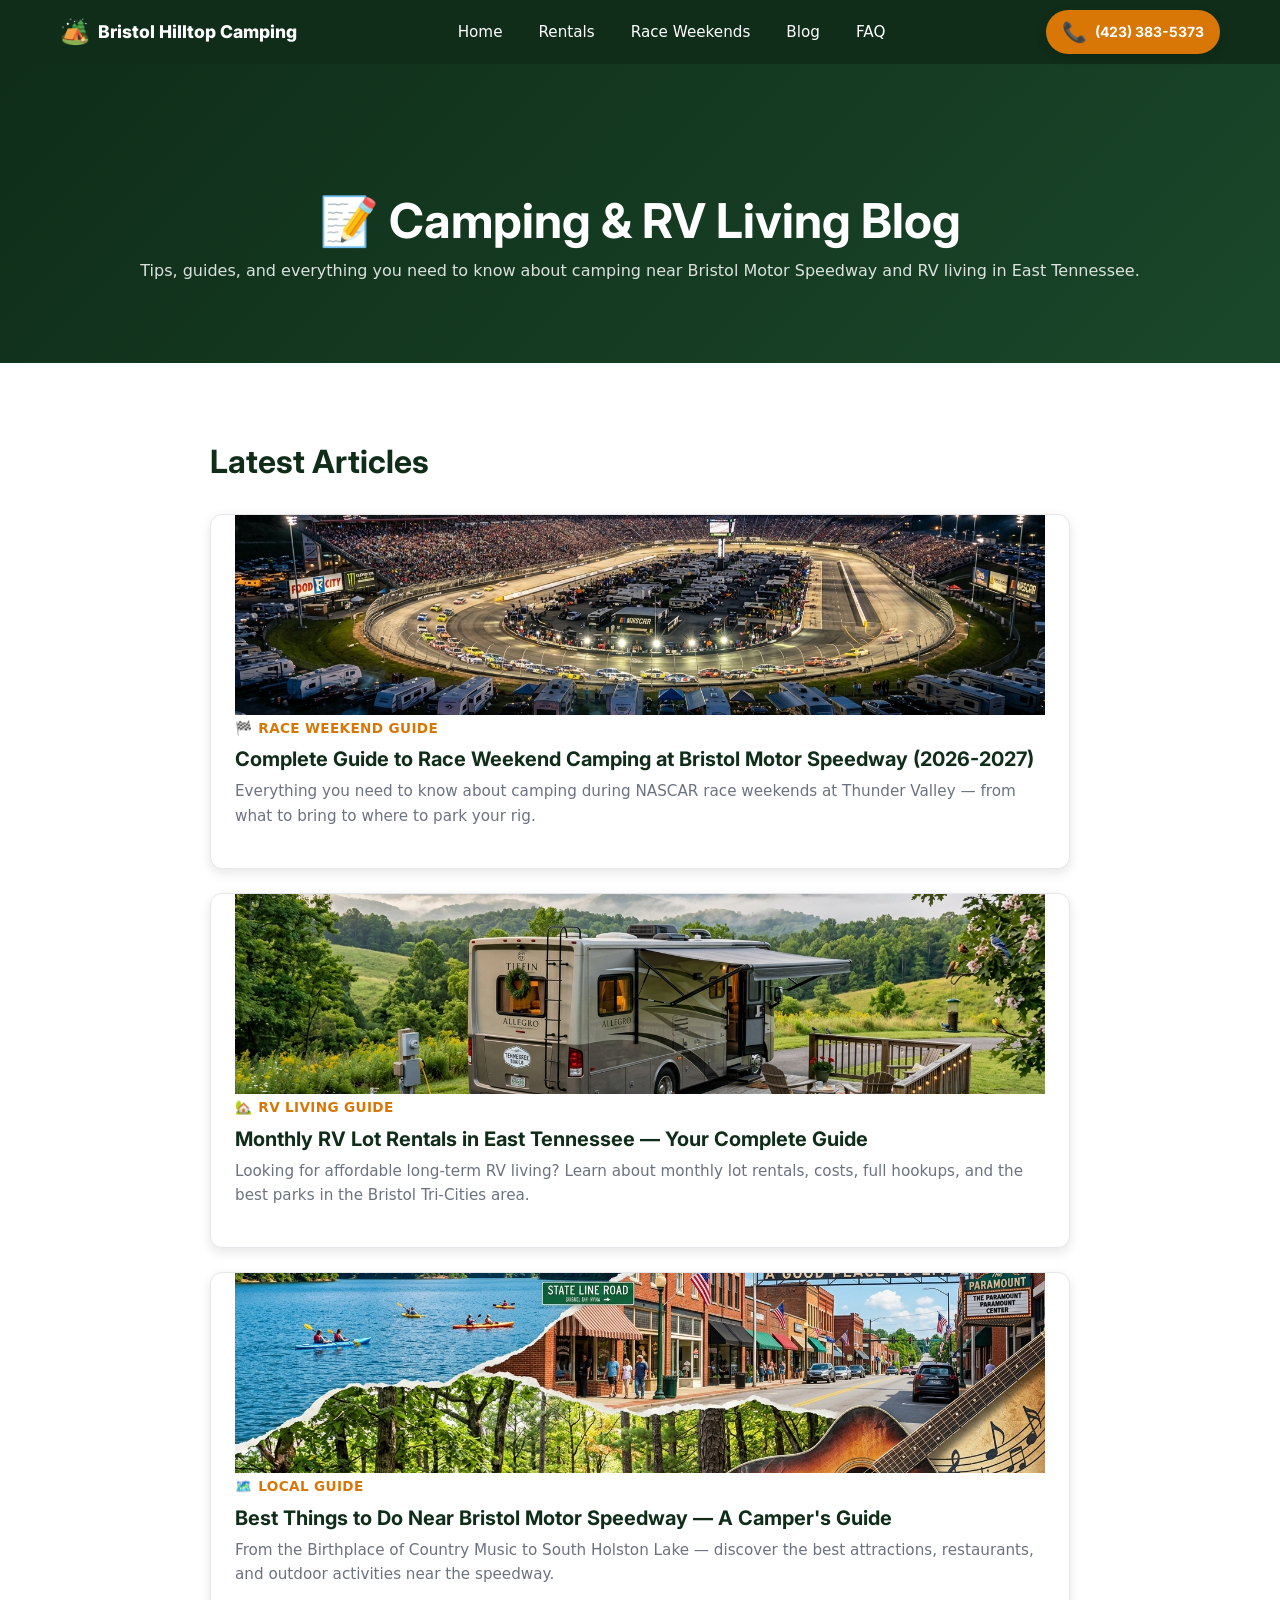
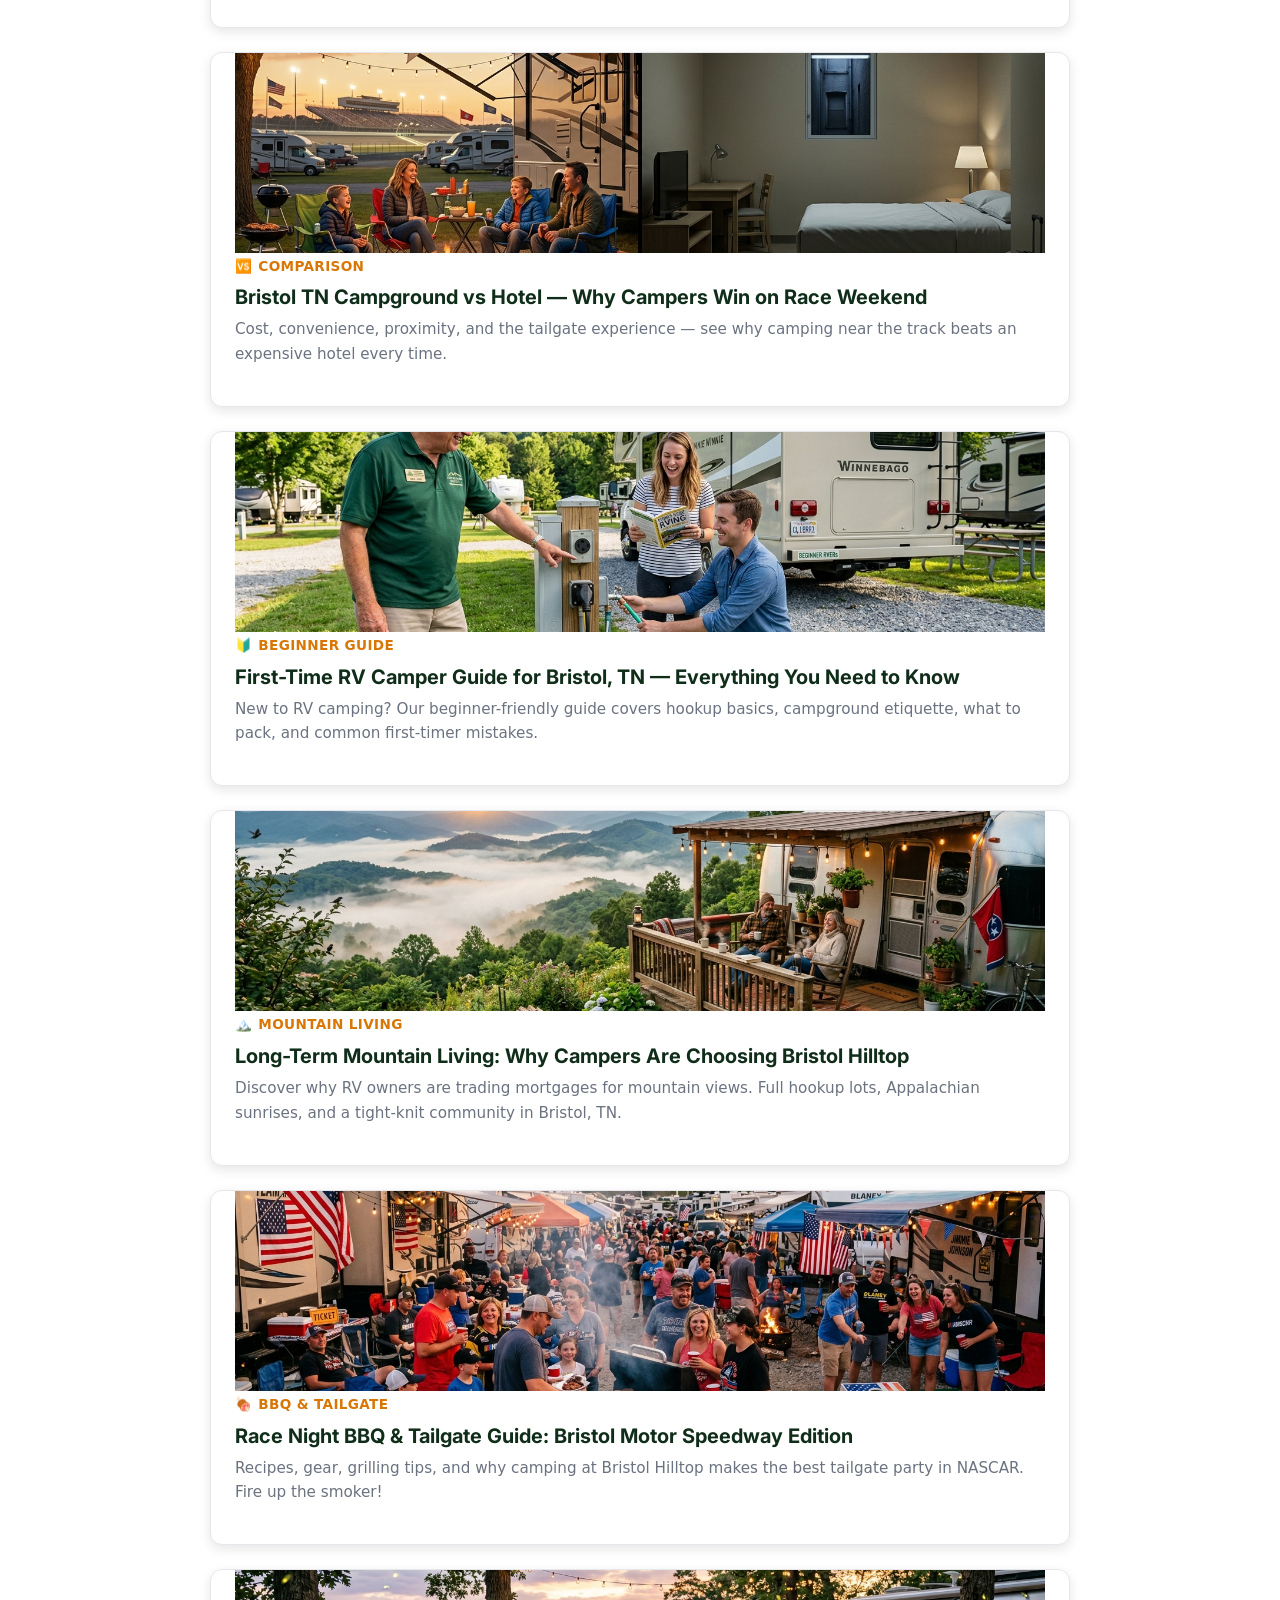
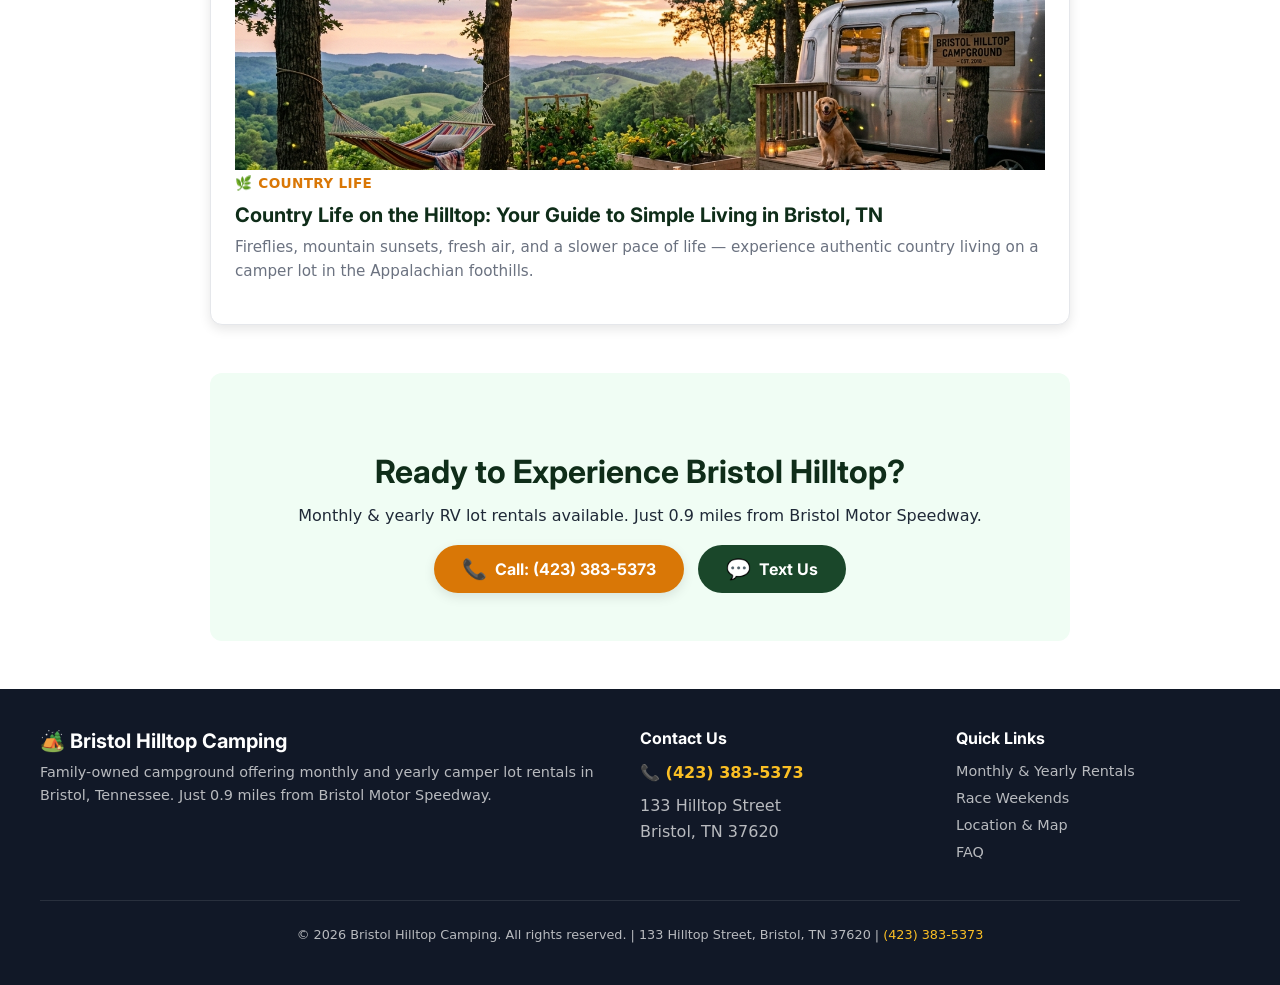
<file: blog/index.html>
<!DOCTYPE html>
<html lang="en">
<head>
  <meta charset="UTF-8">
  <meta name="viewport" content="width=device-width, initial-scale=1.0">
  <title>Camping &amp; RV Blog | Bristol Hilltop Camping — Tips, Guides &amp; Race Weekend Info</title>
  <meta name="description" content="Expert camping tips, race weekend guides, and RV living advice from Bristol Hilltop Camping in Bristol, TN. Your resource for camping near Bristol Motor Speedway.">
  <meta name="keywords" content="Bristol camping blog, RV camping tips, Bristol Motor Speedway camping guide, monthly RV rental tips, race weekend camping, East Tennessee camping blog">
  <meta name="robots" content="index, follow">
  <link rel="canonical" href="https://bristolhilltopcamping.com/blog/">

  <meta property="og:type" content="website">
  <meta property="og:url" content="https://bristolhilltopcamping.com/blog/">
  <meta property="og:title" content="Camping &amp; RV Blog | Bristol Hilltop Camping">
  <meta property="og:description" content="Expert camping tips, race weekend guides, and RV living advice from Bristol Hilltop Camping.">
  <meta property="og:image" content="https://bristolhilltopcamping.com/images/social-share.jpg">
  <meta name="twitter:card" content="summary_large_image">

  <link rel="preconnect" href="https://fonts.googleapis.com">
  <link rel="preconnect" href="https://fonts.gstatic.com" crossorigin>
  <link href="https://fonts.googleapis.com/css2?family=Inter:wght@400;500;600;700;800;900&display=swap" rel="stylesheet">
  <link rel="stylesheet" href="../css/styles.css">
  <link rel="icon" type="image/svg+xml" href="data:image/svg+xml,<svg xmlns='http://www.w3.org/2000/svg' viewBox='0 0 100 100'><text y='.9em' font-size='90'>🏕️</text></svg>">
</head>
<body>

  <a href="#main" class="skip-link">Skip to main content</a>

  <header class="header">
    <div class="header__inner">
      <a href="../index.html" class="header__logo">
        <span class="header__logo-icon">🏕️</span>
        <span>Bristol Hilltop Camping</span>
      </a>
      <nav class="nav" role="navigation" aria-label="Main navigation">
        <ul class="nav__list">
          <li><a href="../index.html" class="nav__link">Home</a></li>
          <li><a href="../index.html#rentals" class="nav__link">Rentals</a></li>
          <li><a href="../index.html#race-weekends" class="nav__link">Race Weekends</a></li>
          <li><a href="index.html" class="nav__link">Blog</a></li>
          <li><a href="../index.html#faq" class="nav__link">FAQ</a></li>
        </ul>
      </nav>
      <a href="tel:+14233835373" class="btn btn--call btn--sm header__cta">
        <span class="btn__icon">📞</span> (423) 383-5373
      </a>
      <button class="header__toggle" aria-label="Toggle navigation menu" aria-expanded="false">&#9776;</button>
    </div>
  </header>

  <div class="event-hero">
    <h1>📝 Camping &amp; RV Living Blog</h1>
    <p>Tips, guides, and everything you need to know about camping near Bristol Motor Speedway and RV living in East Tennessee.</p>
  </div>

  <main id="main" class="event-content" style="max-width: 900px;">

    <div class="section__header" style="text-align: left; margin-bottom: 2rem;">
      <h2>Latest Articles</h2>
    </div>

    <!-- Blog Post Cards -->
    <div style="display: grid; gap: 1.5rem;">

      <a href="race-weekend-camping-guide.html" class="race-card fade-in" style="text-decoration: none; color: inherit; overflow: hidden; padding-top: 0;">
        <img src="../images/blog-race-weekend.jpg" alt="RVs camping near Bristol Motor Speedway at night" loading="lazy" style="width: 100%; height: 200px; object-fit: cover; display: block;">
        <div class="race-card__date"><span>🏁</span> Race Weekend Guide</div>
        <h3 class="race-card__title">Complete Guide to Race Weekend Camping at Bristol Motor Speedway (2026-2027)</h3>
        <p class="race-card__desc">Everything you need to know about camping during NASCAR race weekends at Thunder Valley — from what to bring to where to park your rig.</p>
      </a>

      <a href="monthly-rv-rentals-east-tennessee.html" class="race-card fade-in" style="text-decoration: none; color: inherit; overflow: hidden; padding-top: 0;">
        <img src="../images/blog-monthly-rv.jpg" alt="RV at a full hookup lot in East Tennessee mountains" loading="lazy" style="width: 100%; height: 200px; object-fit: cover; display: block;">
        <div class="race-card__date"><span>🏡</span> RV Living Guide</div>
        <h3 class="race-card__title">Monthly RV Lot Rentals in East Tennessee — Your Complete Guide</h3>
        <p class="race-card__desc">Looking for affordable long-term RV living? Learn about monthly lot rentals, costs, full hookups, and the best parks in the Bristol Tri-Cities area.</p>
      </a>

      <a href="things-to-do-near-bristol-motor-speedway.html" class="race-card fade-in" style="text-decoration: none; color: inherit; overflow: hidden; padding-top: 0;">
        <img src="../images/blog-things-to-do.jpg" alt="Bristol Tennessee attractions collage" loading="lazy" style="width: 100%; height: 200px; object-fit: cover; display: block;">
        <div class="race-card__date"><span>🗺️</span> Local Guide</div>
        <h3 class="race-card__title">Best Things to Do Near Bristol Motor Speedway — A Camper's Guide</h3>
        <p class="race-card__desc">From the Birthplace of Country Music to South Holston Lake — discover the best attractions, restaurants, and outdoor activities near the speedway.</p>
      </a>

      <a href="campground-vs-hotel-bristol.html" class="race-card fade-in" style="text-decoration: none; color: inherit; overflow: hidden; padding-top: 0;">
        <img src="../images/blog-campground-vs-hotel.jpg" alt="Campground vs hotel comparison" loading="lazy" style="width: 100%; height: 200px; object-fit: cover; display: block;">
        <div class="race-card__date"><span>🆚</span> Comparison</div>
        <h3 class="race-card__title">Bristol TN Campground vs Hotel — Why Campers Win on Race Weekend</h3>
        <p class="race-card__desc">Cost, convenience, proximity, and the tailgate experience — see why camping near the track beats an expensive hotel every time.</p>
      </a>

      <a href="first-time-rv-camper-guide.html" class="race-card fade-in" style="text-decoration: none; color: inherit; overflow: hidden; padding-top: 0;">
        <img src="../images/blog-first-time-rv.jpg" alt="Campground host helping first-time RV campers" loading="lazy" style="width: 100%; height: 200px; object-fit: cover; display: block;">
        <div class="race-card__date"><span>🔰</span> Beginner Guide</div>
        <h3 class="race-card__title">First-Time RV Camper Guide for Bristol, TN — Everything You Need to Know</h3>
        <p class="race-card__desc">New to RV camping? Our beginner-friendly guide covers hookup basics, campground etiquette, what to pack, and common first-timer mistakes.</p>
      </a>

      <a href="long-term-mountain-living-bristol.html" class="race-card fade-in" style="text-decoration: none; color: inherit; overflow: hidden; padding-top: 0;">
        <img src="../images/blog-mountain-living.jpg" alt="Couple enjoying sunrise coffee at their hilltop camper lot in the Appalachian mountains" loading="lazy" style="width: 100%; height: 200px; object-fit: cover; display: block;">
        <div class="race-card__date"><span>🏔️</span> Mountain Living</div>
        <h3 class="race-card__title">Long-Term Mountain Living: Why Campers Are Choosing Bristol Hilltop</h3>
        <p class="race-card__desc">Discover why RV owners are trading mortgages for mountain views. Full hookup lots, Appalachian sunrises, and a tight-knit community in Bristol, TN.</p>
      </a>

      <a href="race-night-bbq-tailgate-bristol.html" class="race-card fade-in" style="text-decoration: none; color: inherit; overflow: hidden; padding-top: 0;">
        <img src="../images/blog-race-bbq.jpg" alt="NASCAR race weekend BBQ tailgate party at Bristol Motor Speedway" loading="lazy" style="width: 100%; height: 200px; object-fit: cover; display: block;">
        <div class="race-card__date"><span>🍖</span> BBQ & Tailgate</div>
        <h3 class="race-card__title">Race Night BBQ & Tailgate Guide: Bristol Motor Speedway Edition</h3>
        <p class="race-card__desc">Recipes, gear, grilling tips, and why camping at Bristol Hilltop makes the best tailgate party in NASCAR. Fire up the smoker!</p>
      </a>

      <a href="country-life-hilltop-bristol-tn.html" class="race-card fade-in" style="text-decoration: none; color: inherit; overflow: hidden; padding-top: 0;">
        <img src="../images/blog-country-life.jpg" alt="Country life scene with fire pit, golden retriever, and Appalachian sunset at Bristol Hilltop" loading="lazy" style="width: 100%; height: 200px; object-fit: cover; display: block;">
        <div class="race-card__date"><span>🌿</span> Country Life</div>
        <h3 class="race-card__title">Country Life on the Hilltop: Your Guide to Simple Living in Bristol, TN</h3>
        <p class="race-card__desc">Fireflies, mountain sunsets, fresh air, and a slower pace of life — experience authentic country living on a camper lot in the Appalachian foothills.</p>
      </a>

    </div>

    <div class="event-cta" style="margin-top: 3rem; border-radius: 12px;">
      <h2>Ready to Experience Bristol Hilltop?</h2>
      <p>Monthly &amp; yearly RV lot rentals available. Just 0.9 miles from Bristol Motor Speedway.</p>
      <a href="tel:+14233835373" class="btn btn--call" style="margin-right: 0.5rem;">
        <span class="btn__icon">📞</span> Call: (423) 383-5373
      </a>
      <a href="sms:+14233835373" class="btn btn--primary">
        <span class="btn__icon">💬</span> Text Us
      </a>
    </div>

  </main>

  <footer class="footer">
    <div class="footer__grid">
      <div class="footer__brand">
        <h3>🏕️ Bristol Hilltop Camping</h3>
        <p>Family-owned campground offering monthly and yearly camper lot rentals in Bristol, Tennessee. Just 0.9 miles from Bristol Motor Speedway.</p>
      </div>
      <div class="footer__contact">
        <h4>Contact Us</h4>
        <a href="tel:+14233835373">📞 (423) 383-5373</a>
        <p>133 Hilltop Street<br>Bristol, TN 37620</p>
      </div>
      <div class="footer__hours">
        <h4>Quick Links</h4>
        <ul>
          <li><a href="../index.html#rentals" style="color: rgba(255,255,255,0.7);">Monthly &amp; Yearly Rentals</a></li>
          <li><a href="../index.html#race-weekends" style="color: rgba(255,255,255,0.7);">Race Weekends</a></li>
          <li><a href="../index.html#location" style="color: rgba(255,255,255,0.7);">Location &amp; Map</a></li>
          <li><a href="../index.html#faq" style="color: rgba(255,255,255,0.7);">FAQ</a></li>
        </ul>
      </div>
    </div>
    <div class="footer__bottom">
      <p>&copy; 2026 Bristol Hilltop Camping. All rights reserved. | 133 Hilltop Street, Bristol, TN 37620 | <a href="tel:+14233835373" style="color: var(--color-accent-light);">(423) 383-5373</a></p>
    </div>
  </footer>

  <div class="mobile-cta">
    <a href="tel:+14233835373" class="mobile-cta__link">
      <span class="mobile-cta__icon">📞</span>
      CALL NOW — (423) 383-5373
    </a>
  </div>

  <script src="../js/main.js" defer></script>
  <script src="../js/analytics.js" defer></script>
</body>
</html>
</file>
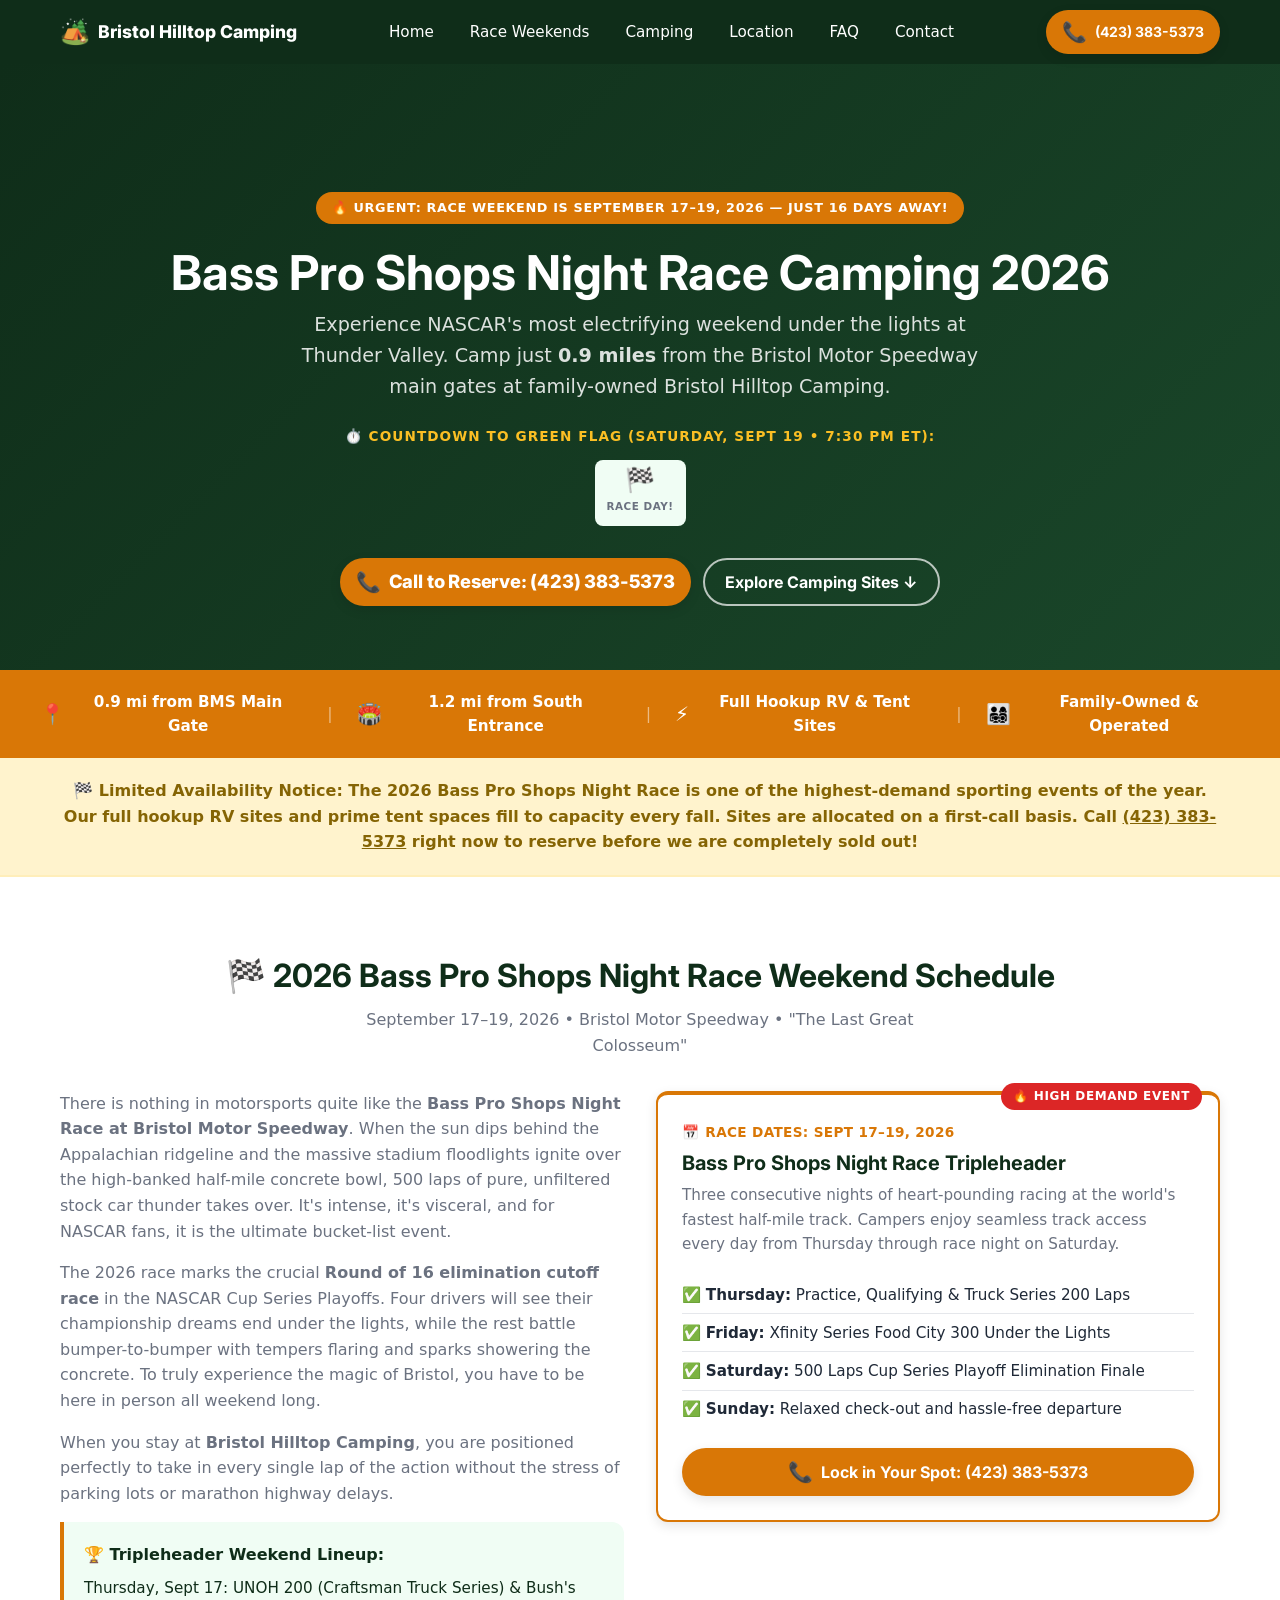
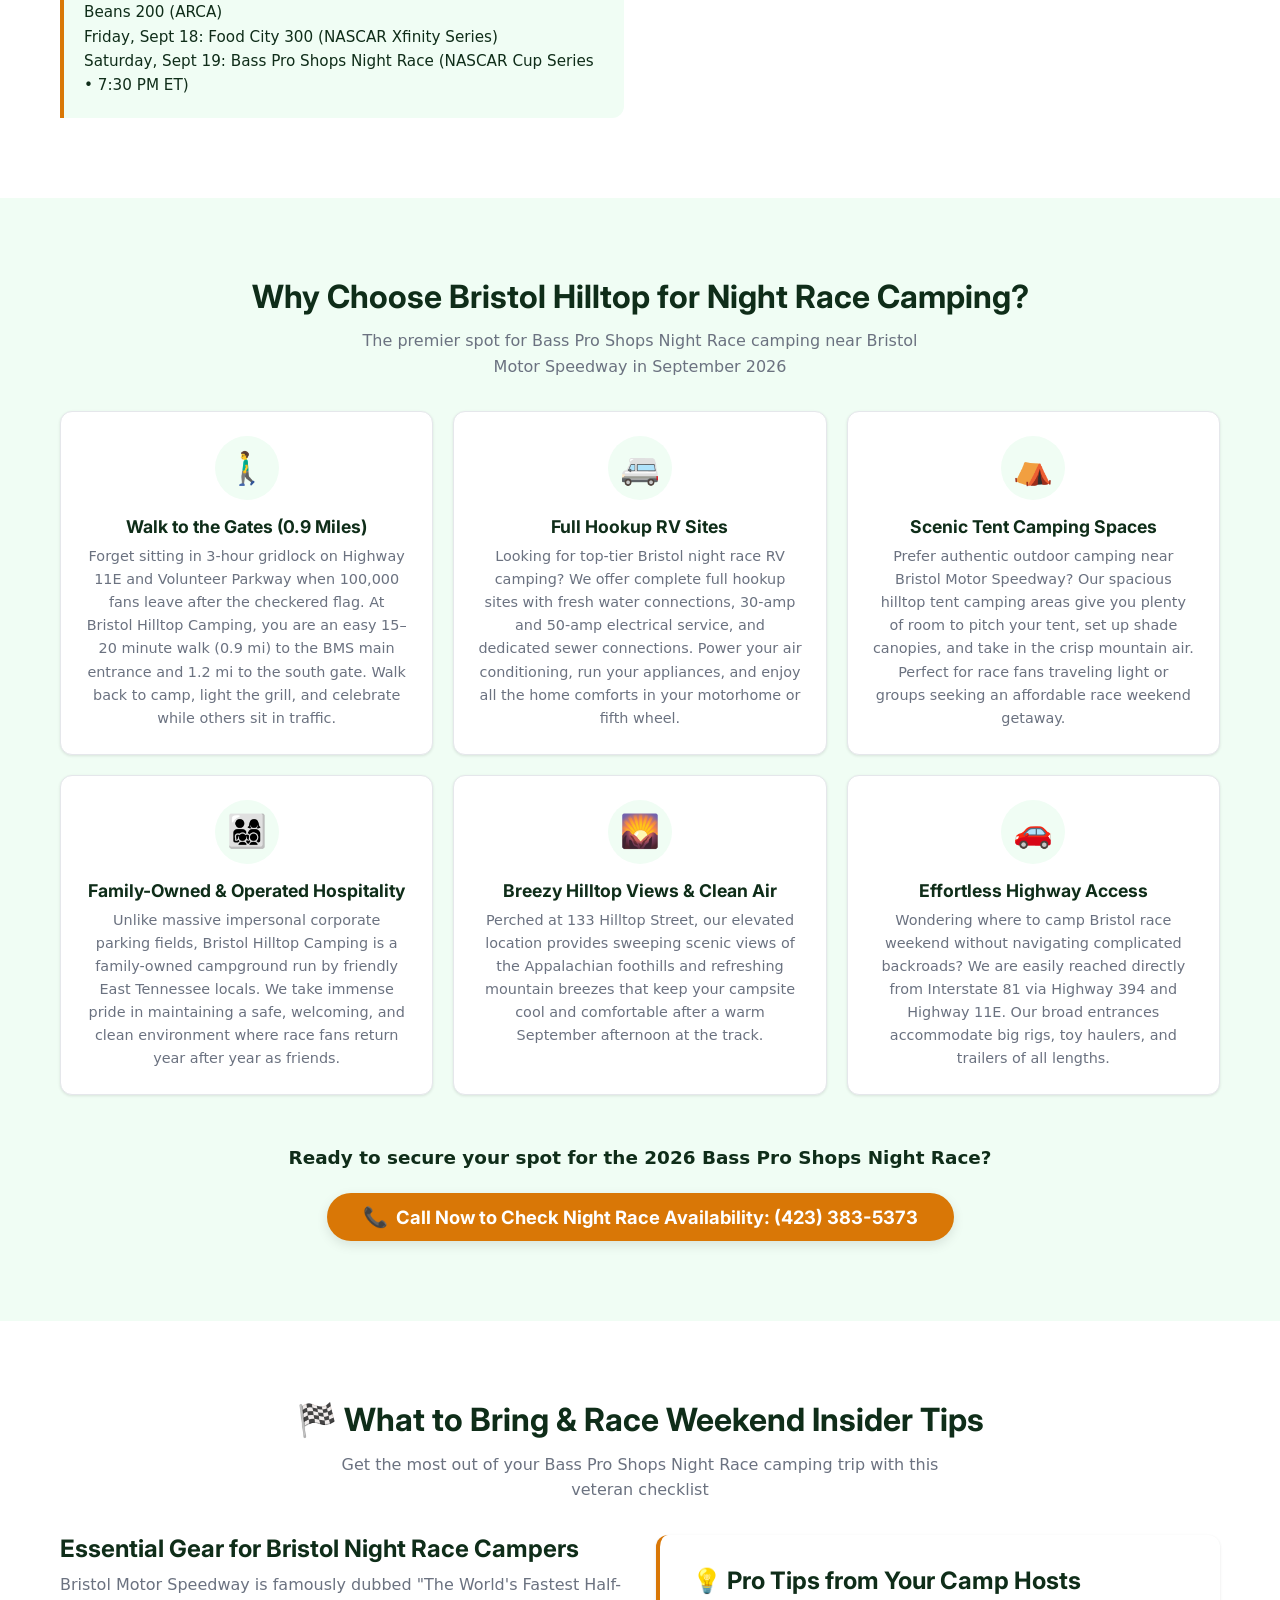
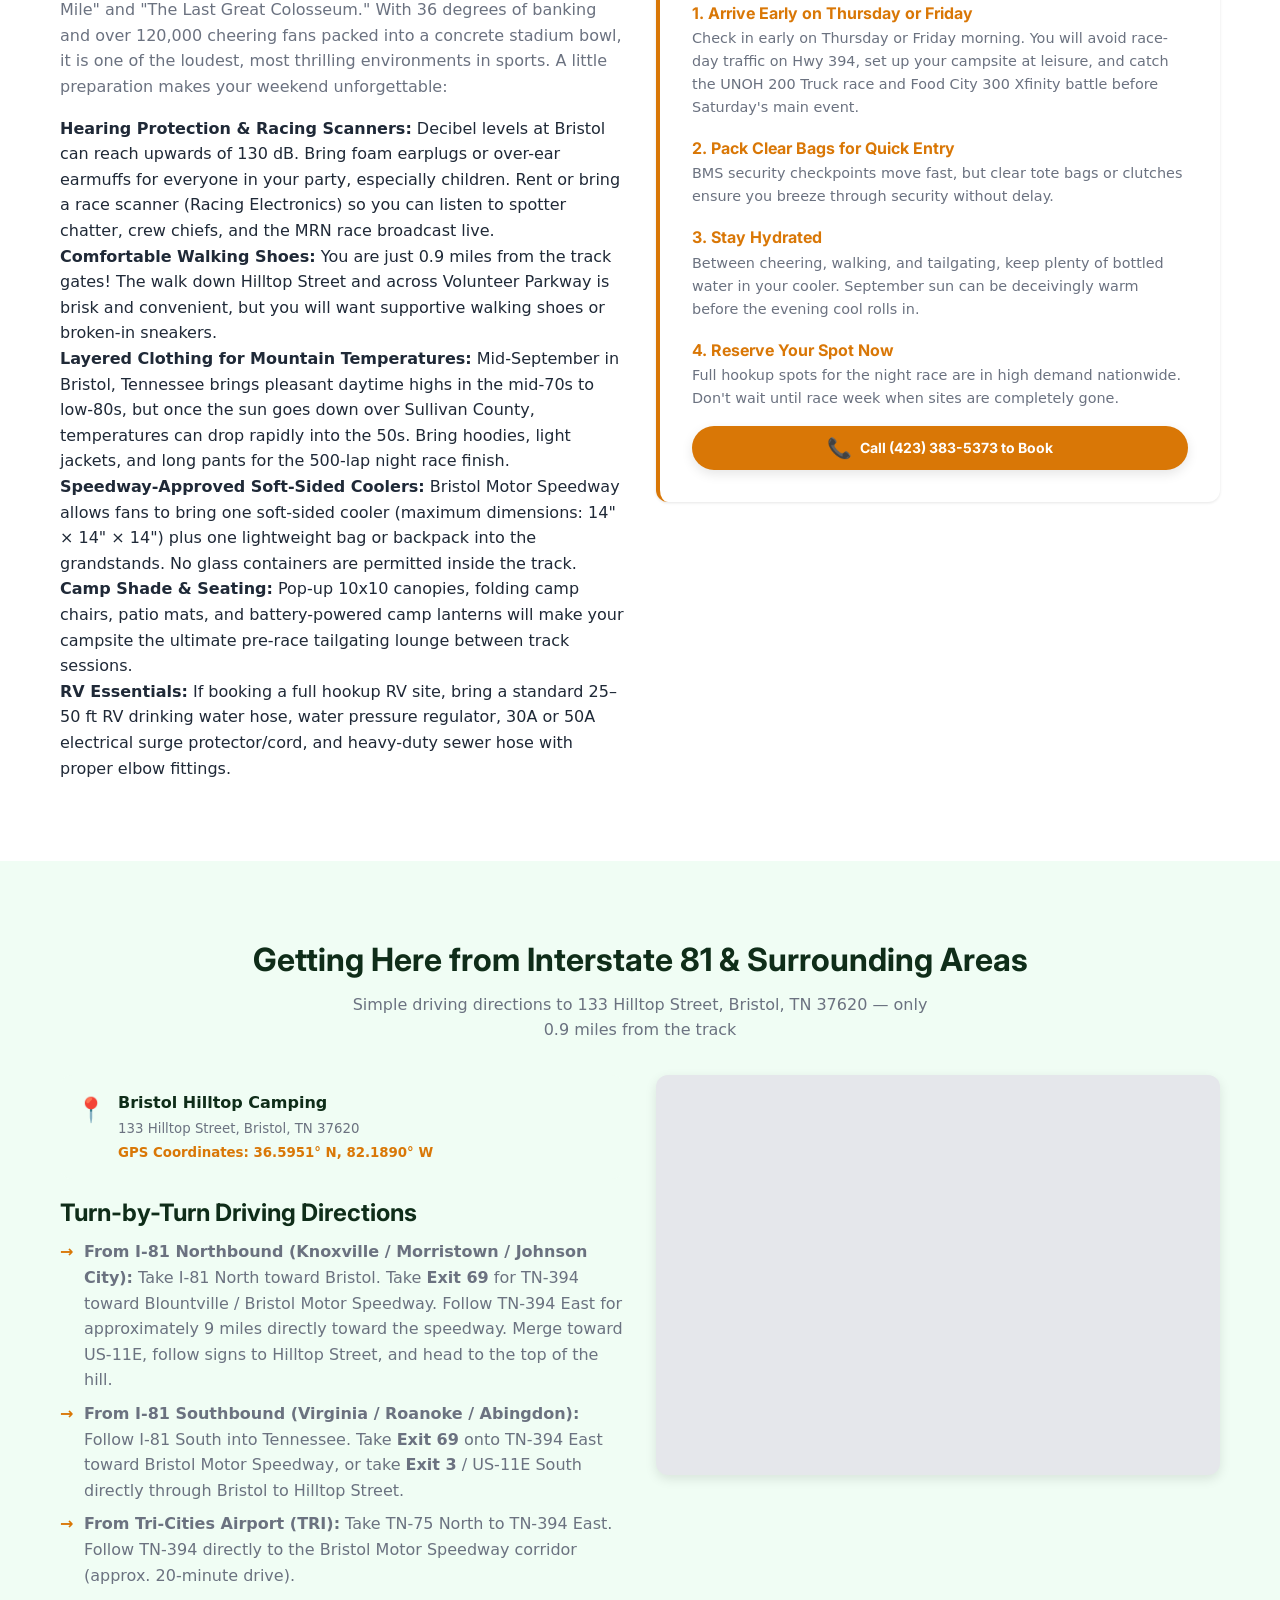
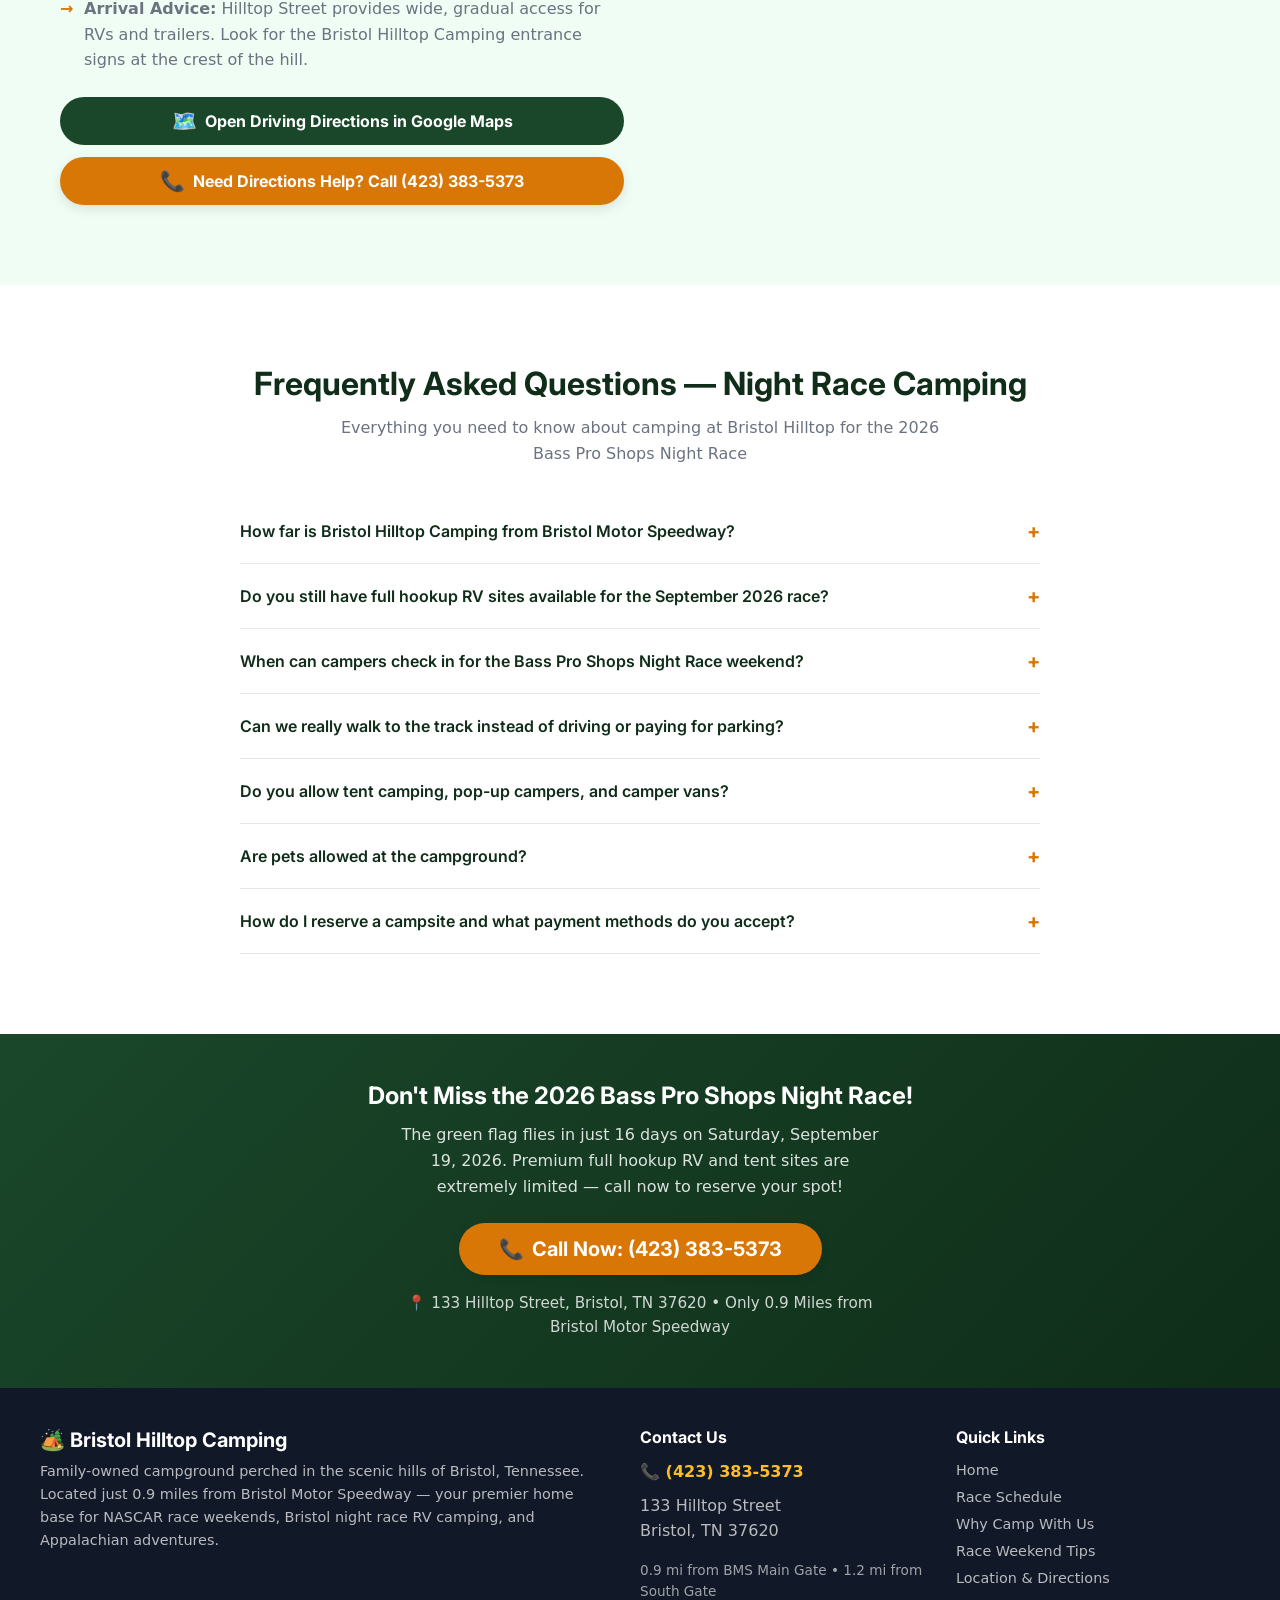
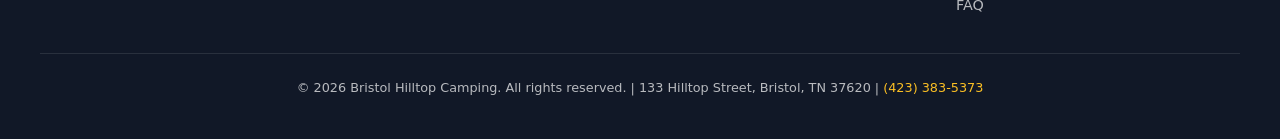
<file: bass-pro-night-race.html>
<!DOCTYPE html>
<html lang="en">
<head>
  <meta charset="UTF-8">
  <meta name="viewport" content="width=device-width, initial-scale=1.0">
  <meta http-equiv="X-UA-Compatible" content="IE=edge">

  <!-- Primary SEO Meta Tags -->
  <title>Bass Pro Shops Night Race Camping 2026 | Bristol Hilltop Camping Near BMS</title>
  <meta name="description" content="Camp just 0.9 miles from Bristol Motor Speedway for the 2026 Bass Pro Shops Night Race. Full hookup RV &amp; tent sites. Limited availability — call (423) 383-5373 now!">
  <meta name="keywords" content="Bass Pro Shops Night Race camping, Bristol night race RV camping, camping near Bristol Motor Speedway September 2026, where to camp Bristol race weekend, Bristol Motor Speedway camping, Bristol TN RV campground, full hookup RV sites Bristol, Thunder Valley camping">
  <meta name="robots" content="index, follow">
  <meta name="author" content="Bristol Hilltop Camping">
  <link rel="canonical" href="https://bristolhilltopcamping.com/bass-pro-night-race.html">

  <!-- Open Graph / Facebook -->
  <meta property="og:type" content="website">
  <meta property="og:url" content="https://bristolhilltopcamping.com/bass-pro-night-race.html">
  <meta property="og:title" content="Bass Pro Shops Night Race Camping 2026 | Bristol Hilltop Camping Near BMS">
  <meta property="og:description" content="Camp just 0.9 miles from Bristol Motor Speedway for the 2026 Bass Pro Shops Night Race. Full hookup RV &amp; tent sites. Limited availability — call (423) 383-5373 now!">
  <meta property="og:image" content="https://bristolhilltopcamping.com/images/hero-bristol.webp">
  <meta property="og:image:width" content="1200">
  <meta property="og:image:height" content="630">
  <meta property="og:locale" content="en_US">
  <meta property="og:site_name" content="Bristol Hilltop Camping">

  <!-- Twitter Card -->
  <meta name="twitter:card" content="summary_large_image">
  <meta name="twitter:title" content="Bass Pro Shops Night Race Camping 2026 | Bristol Hilltop Camping Near BMS">
  <meta name="twitter:description" content="Camp just 0.9 miles from Bristol Motor Speedway for the 2026 Bass Pro Shops Night Race. Full hookup RV &amp; tent sites. Limited availability — call (423) 383-5373 now!">
  <meta name="twitter:image" content="https://bristolhilltopcamping.com/images/hero-bristol.webp">

  <!-- Geo Tags for Local SEO -->
  <meta name="geo.region" content="US-TN">
  <meta name="geo.placename" content="Bristol, Tennessee">
  <meta name="geo.position" content="36.5951;-82.1890">
  <meta name="ICBM" content="36.5951, -82.1890">

  <!-- Fonts -->
  <link rel="preconnect" href="https://fonts.googleapis.com">
  <link rel="preconnect" href="https://fonts.gstatic.com" crossorigin>
  <link href="https://fonts.googleapis.com/css2?family=Inter:wght@400;500;600;700;800;900&display=swap" rel="stylesheet">

  <!-- Styles -->
  <link rel="stylesheet" href="css/styles.css">

  <!-- JSON-LD Structured Data: Campground (LocalBusiness) -->
  <script type="application/ld+json">
  {
    "@context": "https://schema.org",
    "@type": "Campground",
    "name": "Bristol Hilltop Camping",
    "description": "Family-owned campground located just 0.9 miles from Bristol Motor Speedway offering full hookup RV sites and tent camping for the 2026 Bass Pro Shops Night Race in Bristol, TN.",
    "url": "https://bristolhilltopcamping.com/bass-pro-night-race.html",
    "telephone": "+1-423-383-5373",
    "address": {
      "@type": "PostalAddress",
      "streetAddress": "133 Hilltop Street",
      "addressLocality": "Bristol",
      "addressRegion": "TN",
      "postalCode": "37620",
      "addressCountry": "US"
    },
    "geo": {
      "@type": "GeoCoordinates",
      "latitude": 36.5951,
      "longitude": -82.1890
    },
    "image": "https://bristolhilltopcamping.com/images/hero-bristol.webp",
    "priceRange": "$$",
    "amenityFeature": [
      { "@type": "LocationFeatureSpecification", "name": "Full Hookup RV Sites (Water, Electric, Sewer)", "value": true },
      { "@type": "LocationFeatureSpecification", "name": "Tent Camping Spaces", "value": true },
      { "@type": "LocationFeatureSpecification", "name": "Walking Distance to Bristol Motor Speedway (0.9 mi)", "value": true },
      { "@type": "LocationFeatureSpecification", "name": "Mountain Views", "value": true },
      { "@type": "LocationFeatureSpecification", "name": "Direct I-81 Access", "value": true }
    ],
    "tourBookingPage": "https://bristolhilltopcamping.com/bass-pro-night-race.html",
    "isAccessibleForFree": false
  }
  </script>

  <!-- JSON-LD Structured Data: Event -->
  <script type="application/ld+json">
  {
    "@context": "https://schema.org",
    "@type": "Event",
    "name": "2026 Bass Pro Shops Night Race Weekend Camping at Bristol Hilltop",
    "description": "Camp at Bristol Hilltop Camping for the 2026 Bass Pro Shops Night Race at Bristol Motor Speedway. Full hookup RV sites and tent camping just 0.9 miles from the track during the September 17–19, 2026 NASCAR Playoff tripleheader.",
    "startDate": "2026-09-17T08:00:00-04:00",
    "endDate": "2026-09-20T12:00:00-04:00",
    "eventAttendanceMode": "https://schema.org/OfflineEventAttendanceMode",
    "eventStatus": "https://schema.org/EventScheduled",
    "location": {
      "@type": "Place",
      "name": "Bristol Hilltop Camping",
      "address": {
        "@type": "PostalAddress",
        "streetAddress": "133 Hilltop Street",
        "addressLocality": "Bristol",
        "addressRegion": "TN",
        "postalCode": "37620",
        "addressCountry": "US"
      },
      "geo": {
        "@type": "GeoCoordinates",
        "latitude": 36.5951,
        "longitude": -82.1890
      }
    },
    "image": "https://bristolhilltopcamping.com/images/hero-bristol.webp",
    "organizer": {
      "@type": "Organization",
      "name": "Bristol Hilltop Camping",
      "url": "https://bristolhilltopcamping.com"
    },
    "offers": {
      "@type": "Offer",
      "availability": "https://schema.org/LimitedAvailability",
      "url": "https://bristolhilltopcamping.com/bass-pro-night-race.html",
      "validFrom": "2026-01-01",
      "priceCurrency": "USD",
      "description": "Call (423) 383-5373 for current Night Race weekend camping rates and availability."
    }
  }
  </script>

  <!-- JSON-LD Structured Data: FAQPage -->
  <script type="application/ld+json">
  {
    "@context": "https://schema.org",
    "@type": "FAQPage",
    "mainEntity": [
      {
        "@type": "Question",
        "name": "How far is Bristol Hilltop Camping from Bristol Motor Speedway for the Night Race?",
        "acceptedAnswer": {
          "@type": "Answer",
          "text": "Bristol Hilltop Camping is just 0.9 miles from the Bristol Motor Speedway main entrance and 1.2 miles from the south entrance. It is an easy 15 to 20-minute walk to the gates, allowing you to bypass hours of race-night vehicle traffic."
        }
      },
      {
        "@type": "Question",
        "name": "Do you still have full hookup RV sites available for the September 2026 Bass Pro Shops Night Race?",
        "acceptedAnswer": {
          "@type": "Answer",
          "text": "We have a limited number of full hookup RV sites with water, 30/50 amp electric, and sewer connections. With the race just 16 days away on September 19, 2026, sites are booking up very quickly. Please call (423) 383-5373 immediately to check current availability and secure your site."
        }
      },
      {
        "@type": "Question",
        "name": "When can campers check in for the Bass Pro Shops Night Race weekend?",
        "acceptedAnswer": {
          "@type": "Answer",
          "text": "Campers are welcome to check in starting Thursday, September 17, 2026 (or earlier upon advance request) so you can catch the Thursday Truck Series race and Friday Xfinity Series race before Saturday's Cup Series main event. Check-out is on Sunday, September 20, 2026."
        }
      },
      {
        "@type": "Question",
        "name": "Can I walk to the track instead of driving or parking at Bristol Motor Speedway?",
        "acceptedAnswer": {
          "@type": "Answer",
          "text": "Yes! Walking to the track is one of the top reasons fans choose Bristol Hilltop Camping. At just under a mile from the speedway entrance, our campers easily stroll to and from the grandstands, avoiding the notorious 2 to 3-hour post-race traffic gridlock on Highway 11E and Volunteer Parkway."
        }
      },
      {
        "@type": "Question",
        "name": "Do you accommodate tent camping and smaller pop-up campers?",
        "acceptedAnswer": {
          "@type": "Answer",
          "text": "Yes, we welcome tent campers, truck campers, pop-ups, camper vans, and travel trailers of all sizes. We have designated tent camping areas offering mountain breezes and scenic views. Call us at (423) 383-5373 to reserve your tent or pop-up spot."
        }
      },
      {
        "@type": "Question",
        "name": "How do I make a reservation for the 2026 Bass Pro Shops Night Race?",
        "acceptedAnswer": {
          "@type": "Answer",
          "text": "To reserve your campsite, call Bristol Hilltop Camping directly at (423) 383-5373. Because our spots are strictly limited and demand is exceptionally high ahead of race day, phone reservations ensure your site is locked in immediately."
        }
      },
      {
        "@type": "Question",
        "name": "What should I bring for camping during the Bristol September night race?",
        "acceptedAnswer": {
          "@type": "Answer",
          "text": "We recommend bringing hearing protection (earmuffs or racing scanner headsets), comfortable walking shoes, camp chairs, a shade canopy, outdoor lighting, and layered clothing. September in East Tennessee can bring warm afternoons in the upper 70s followed by brisk mountain evenings in the 50s once the sun sets."
        }
      }
    ]
  }
  </script>
</head>
<body>

  <!-- Skip to Content (Accessibility) -->
  <a href="#main" class="skip-link">Skip to main content</a>

  <!-- ============================================
       HEADER / NAVIGATION
       ============================================ -->
  <header class="header" role="banner">
    <div class="header__inner">
      <a href="index.html" class="header__logo" aria-label="Bristol Hilltop Camping — Home">
        <span class="header__logo-icon">🏕️</span>
        <span>Bristol Hilltop Camping</span>
      </a>

      <nav class="nav" role="navigation" aria-label="Main navigation">
        <ul class="nav__list">
          <li><a href="index.html" class="nav__link">Home</a></li>
          <li><a href="#race-schedule" class="nav__link">Race Weekends</a></li>
          <li><a href="#why-camp" class="nav__link">Camping</a></li>
          <li><a href="#directions" class="nav__link">Location</a></li>
          <li><a href="#faq" class="nav__link">FAQ</a></li>
          <li><a href="#contact" class="nav__link">Contact</a></li>
        </ul>
      </nav>

      <a href="tel:+14233835373" class="btn btn--call btn--sm header__cta">
        <span class="btn__icon">📞</span> (423) 383-5373
      </a>

      <button class="header__toggle" aria-label="Toggle navigation menu" aria-expanded="false">
        &#9776;
      </button>
    </div>
  </header>

  <!-- ============================================
       EVENT HERO SECTION
       ============================================ -->
  <section class="event-hero" aria-label="Bass Pro Shops Night Race Camping 2026">
    <div class="container">
      <div class="hero__badge" style="margin: 0 auto 1.25rem; display: inline-block; background: var(--color-accent); color: #fff; font-weight: 800; letter-spacing: 0.05em; text-transform: uppercase;">
        🔥 URGENT: Race Weekend is September 17–19, 2026 — Just 16 Days Away!
      </div>
      <h1>Bass Pro Shops Night Race Camping 2026</h1>
      <p style="font-size: 1.2rem; max-width: 720px; margin: 0 auto 1.5rem; line-height: 1.6;">
        Experience NASCAR's most electrifying weekend under the lights at Thunder Valley. Camp just <strong>0.9 miles</strong> from the Bristol Motor Speedway main gates at family-owned Bristol Hilltop Camping.
      </p>

      <!-- Live Race Countdown Timer -->
      <div style="margin-bottom: 0.75rem; font-weight: 700; color: var(--color-accent-light); text-transform: uppercase; font-size: 0.85rem; letter-spacing: 0.08em;">
        ⏱️ Countdown to Green Flag (Saturday, Sept 19 &bull; 7:30 PM ET):
      </div>
      <div class="race-card__countdown" id="countdown-nightrace" style="justify-content: center; max-width: 420px; margin: 0 auto 2rem;">
        <!-- Populated automatically by js/main.js -->
      </div>

      <div class="hero__ctas">
        <a href="tel:+14233835373" class="btn btn--call hero__phone">
          <span class="btn__icon">📞</span> Call to Reserve: (423) 383-5373
        </a>
        <a href="#why-camp" class="btn btn--outline" style="color: #ffffff; border-color: rgba(255,255,255,0.7);">
          Explore Camping Sites &darr;
        </a>
      </div>
    </div>
  </section>

  <!-- ============================================
       PROXIMITY BADGE BAR
       ============================================ -->
  <div class="proximity" role="complementary" aria-label="Distance to Bristol Motor Speedway">
    <div class="proximity__content">
      <div class="proximity__item">
        <span class="proximity__icon">📍</span>
        <span>0.9 mi from BMS Main Gate</span>
      </div>
      <span class="proximity__divider">|</span>
      <div class="proximity__item">
        <span class="proximity__icon">🏟️</span>
        <span>1.2 mi from South Entrance</span>
      </div>
      <span class="proximity__divider">|</span>
      <div class="proximity__item">
        <span class="proximity__icon">⚡</span>
        <span>Full Hookup RV &amp; Tent Sites</span>
      </div>
      <span class="proximity__divider">|</span>
      <div class="proximity__item">
        <span class="proximity__icon">👨‍👩‍👧‍👦</span>
        <span>Family-Owned &amp; Operated</span>
      </div>
    </div>
  </div>

  <!-- ============================================
       MAIN CONTENT
       ============================================ -->
  <main id="main">

    <!-- URGENCY ALERT BANNER -->
    <section style="background: #fff3cd; border-bottom: 2px solid #ffeeba; padding: 1.25rem 1rem; text-align: center;">
      <div class="container">
        <p style="margin: 0; color: #856404; font-size: 1rem; font-weight: 600;">
          🏁 <strong>Limited Availability Notice:</strong> The 2026 Bass Pro Shops Night Race is one of the highest-demand sporting events of the year. Our full hookup RV sites and prime tent spaces fill to capacity every fall. Sites are allocated on a first-call basis. Call <strong><a href="tel:+14233835373" style="color: #856404; text-decoration: underline;">(423) 383-5373</a></strong> right now to reserve before we are completely sold out!
        </p>
      </div>
    </section>

    <!-- RACE WEEKEND OVERVIEW SECTION -->
    <section id="race-schedule" class="section">
      <div class="container">
        <div class="section__header fade-in">
          <h2>🏁 2026 Bass Pro Shops Night Race Weekend Schedule</h2>
          <p>September 17–19, 2026 &bull; Bristol Motor Speedway &bull; "The Last Great Colosseum"</p>
        </div>

        <div class="about__grid">
          <div class="about__text fade-in">
            <p>
              There is nothing in motorsports quite like the <strong>Bass Pro Shops Night Race at Bristol Motor Speedway</strong>. When the sun dips behind the Appalachian ridgeline and the massive stadium floodlights ignite over the high-banked half-mile concrete bowl, 500 laps of pure, unfiltered stock car thunder takes over. It's intense, it's visceral, and for NASCAR fans, it is the ultimate bucket-list event.
            </p>
            <p>
              The 2026 race marks the crucial <strong>Round of 16 elimination cutoff race</strong> in the NASCAR Cup Series Playoffs. Four drivers will see their championship dreams end under the lights, while the rest battle bumper-to-bumper with tempers flaring and sparks showering the concrete. To truly experience the magic of Bristol, you have to be here in person all weekend long.
            </p>
            <p>
              When you stay at <strong>Bristol Hilltop Camping</strong>, you are positioned perfectly to take in every single lap of the action without the stress of parking lots or marathon highway delays.
            </p>
            <div class="about__highlight">
              <strong>🏆 Tripleheader Weekend Lineup:</strong>
              <p style="margin: 0.5rem 0 0; font-size: 0.95rem; color: var(--color-primary-dark);">
                Thursday, Sept 17: UNOH 200 (Craftsman Truck Series) &amp; Bush's Beans 200 (ARCA)<br>
                Friday, Sept 18: Food City 300 (NASCAR Xfinity Series)<br>
                Saturday, Sept 19: Bass Pro Shops Night Race (NASCAR Cup Series &bull; 7:30 PM ET)
              </p>
            </div>
          </div>

          <div class="fade-in">
            <div class="race-card race-card--featured" style="border-top: 4px solid var(--color-accent); height: 100%;">
              <span class="race-card__urgent">🔥 High Demand Event</span>
              <div class="race-card__date">
                <span>📅</span> Race Dates: Sept 17–19, 2026
              </div>
              <h3 class="race-card__title">Bass Pro Shops Night Race Tripleheader</h3>
              <p class="race-card__desc">
                Three consecutive nights of heart-pounding racing at the world's fastest half-mile track. Campers enjoy seamless track access every day from Thursday through race night on Saturday.
              </p>
              <ul style="list-style: none; padding: 0; margin: 1.25rem 0; font-size: 0.95rem; color: var(--color-text-dark);">
                <li style="padding: 0.4rem 0; border-bottom: 1px solid var(--color-border);">✅ <strong>Thursday:</strong> Practice, Qualifying &amp; Truck Series 200 Laps</li>
                <li style="padding: 0.4rem 0; border-bottom: 1px solid var(--color-border);">✅ <strong>Friday:</strong> Xfinity Series Food City 300 Under the Lights</li>
                <li style="padding: 0.4rem 0; border-bottom: 1px solid var(--color-border);">✅ <strong>Saturday:</strong> 500 Laps Cup Series Playoff Elimination Finale</li>
                <li style="padding: 0.4rem 0;">✅ <strong>Sunday:</strong> Relaxed check-out and hassle-free departure</li>
              </ul>
              <a href="tel:+14233835373" class="btn btn--call race-card__cta">
                <span class="btn__icon">📞</span> Lock in Your Spot: (423) 383-5373
              </a>
            </div>
          </div>
        </div>
      </div>
    </section>

    <!-- WHY CAMP AT BRISTOL HILLTOP SECTION -->
    <section id="why-camp" class="section section--alt">
      <div class="container">
        <div class="section__header fade-in">
          <h2>Why Choose Bristol Hilltop for Night Race Camping?</h2>
          <p>The premier spot for Bass Pro Shops Night Race camping near Bristol Motor Speedway in September 2026</p>
        </div>

        <div class="offerings__grid">
          <div class="offering fade-in">
            <div class="offering__icon">🚶‍♂️</div>
            <h3 class="offering__title">Walk to the Gates (0.9 Miles)</h3>
            <p class="offering__desc">
              Forget sitting in 3-hour gridlock on Highway 11E and Volunteer Parkway when 100,000 fans leave after the checkered flag. At Bristol Hilltop Camping, you are an easy 15–20 minute walk (0.9 mi) to the BMS main entrance and 1.2 mi to the south gate. Walk back to camp, light the grill, and celebrate while others sit in traffic.
            </p>
          </div>

          <div class="offering fade-in">
            <div class="offering__icon">🚐</div>
            <h3 class="offering__title">Full Hookup RV Sites</h3>
            <p class="offering__desc">
              Looking for top-tier Bristol night race RV camping? We offer complete full hookup sites with fresh water connections, 30-amp and 50-amp electrical service, and dedicated sewer connections. Power your air conditioning, run your appliances, and enjoy all the home comforts in your motorhome or fifth wheel.
            </p>
          </div>

          <div class="offering fade-in">
            <div class="offering__icon">⛺</div>
            <h3 class="offering__title">Scenic Tent Camping Spaces</h3>
            <p class="offering__desc">
              Prefer authentic outdoor camping near Bristol Motor Speedway? Our spacious hilltop tent camping areas give you plenty of room to pitch your tent, set up shade canopies, and take in the crisp mountain air. Perfect for race fans traveling light or groups seeking an affordable race weekend getaway.
            </p>
          </div>

          <div class="offering fade-in">
            <div class="offering__icon">👨‍👩‍👧‍👦</div>
            <h3 class="offering__title">Family-Owned &amp; Operated Hospitality</h3>
            <p class="offering__desc">
              Unlike massive impersonal corporate parking fields, Bristol Hilltop Camping is a family-owned campground run by friendly East Tennessee locals. We take immense pride in maintaining a safe, welcoming, and clean environment where race fans return year after year as friends.
            </p>
          </div>

          <div class="offering fade-in">
            <div class="offering__icon">🌄</div>
            <h3 class="offering__title">Breezy Hilltop Views &amp; Clean Air</h3>
            <p class="offering__desc">
              Perched at 133 Hilltop Street, our elevated location provides sweeping scenic views of the Appalachian foothills and refreshing mountain breezes that keep your campsite cool and comfortable after a warm September afternoon at the track.
            </p>
          </div>

          <div class="offering fade-in">
            <div class="offering__icon">🚗</div>
            <h3 class="offering__title">Effortless Highway Access</h3>
            <p class="offering__desc">
              Wondering where to camp Bristol race weekend without navigating complicated backroads? We are easily reached directly from Interstate 81 via Highway 394 and Highway 11E. Our broad entrances accommodate big rigs, toy haulers, and trailers of all lengths.
            </p>
          </div>
        </div>

        <div style="text-align: center; margin-top: 3rem;" class="fade-in">
          <p style="font-size: 1.15rem; font-weight: 600; color: var(--color-primary-dark); margin-bottom: 1.25rem;">
            Ready to secure your spot for the 2026 Bass Pro Shops Night Race?
          </p>
          <a href="tel:+14233835373" class="btn btn--call" style="font-size: 1.15rem; padding: 0.9rem 2.25rem;">
            <span class="btn__icon">📞</span> Call Now to Check Night Race Availability: (423) 383-5373
          </a>
        </div>
      </div>
    </section>

    <!-- WHAT TO BRING / RACE WEEKEND TIPS SECTION -->
    <section id="tips" class="section">
      <div class="container">
        <div class="section__header fade-in">
          <h2>🏁 What to Bring &amp; Race Weekend Insider Tips</h2>
          <p>Get the most out of your Bass Pro Shops Night Race camping trip with this veteran checklist</p>
        </div>

        <div class="about__grid">
          <div class="about__text fade-in">
            <h3>Essential Gear for Bristol Night Race Campers</h3>
            <p>
              Bristol Motor Speedway is famously dubbed "The World's Fastest Half-Mile" and "The Last Great Colosseum." With 36 degrees of banking and over 120,000 cheering fans packed into a concrete stadium bowl, it is one of the loudest, most thrilling environments in sports. A little preparation makes your weekend unforgettable:
            </p>
            <ul>
              <li><strong>Hearing Protection &amp; Racing Scanners:</strong> Decibel levels at Bristol can reach upwards of 130 dB. Bring foam earplugs or over-ear earmuffs for everyone in your party, especially children. Rent or bring a race scanner (Racing Electronics) so you can listen to spotter chatter, crew chiefs, and the MRN race broadcast live.</li>
              <li><strong>Comfortable Walking Shoes:</strong> You are just 0.9 miles from the track gates! The walk down Hilltop Street and across Volunteer Parkway is brisk and convenient, but you will want supportive walking shoes or broken-in sneakers.</li>
              <li><strong>Layered Clothing for Mountain Temperatures:</strong> Mid-September in Bristol, Tennessee brings pleasant daytime highs in the mid-70s to low-80s, but once the sun goes down over Sullivan County, temperatures can drop rapidly into the 50s. Bring hoodies, light jackets, and long pants for the 500-lap night race finish.</li>
              <li><strong>Speedway-Approved Soft-Sided Coolers:</strong> Bristol Motor Speedway allows fans to bring one soft-sided cooler (maximum dimensions: 14" &times; 14" &times; 14") plus one lightweight bag or backpack into the grandstands. No glass containers are permitted inside the track.</li>
              <li><strong>Camp Shade &amp; Seating:</strong> Pop-up 10x10 canopies, folding camp chairs, patio mats, and battery-powered camp lanterns will make your campsite the ultimate pre-race tailgating lounge between track sessions.</li>
              <li><strong>RV Essentials:</strong> If booking a full hookup RV site, bring a standard 25–50 ft RV drinking water hose, water pressure regulator, 30A or 50A electrical surge protector/cord, and heavy-duty sewer hose with proper elbow fittings.</li>
            </ul>
          </div>

          <div class="fade-in">
            <div style="background: var(--color-bg); padding: 2rem; border-radius: var(--border-radius); box-shadow: var(--shadow-sm); border-left: 4px solid var(--color-accent); height: 100%;">
              <h3 style="margin-top: 0; color: var(--color-primary-dark);">💡 Pro Tips from Your Camp Hosts</h3>
              <div style="margin-bottom: 1.25rem;">
                <h4 style="margin-bottom: 0.25rem; font-size: 1rem; color: var(--color-accent);">1. Arrive Early on Thursday or Friday</h4>
                <p style="font-size: 0.9rem; color: var(--color-text-light); margin-bottom: 0;">
                  Check in early on Thursday or Friday morning. You will avoid race-day traffic on Hwy 394, set up your campsite at leisure, and catch the UNOH 200 Truck race and Food City 300 Xfinity battle before Saturday's main event.
                </p>
              </div>
              <div style="margin-bottom: 1.25rem;">
                <h4 style="margin-bottom: 0.25rem; font-size: 1rem; color: var(--color-accent);">2. Pack Clear Bags for Quick Entry</h4>
                <p style="font-size: 0.9rem; color: var(--color-text-light); margin-bottom: 0;">
                  BMS security checkpoints move fast, but clear tote bags or clutches ensure you breeze through security without delay.
                </p>
              </div>
              <div style="margin-bottom: 1.25rem;">
                <h4 style="margin-bottom: 0.25rem; font-size: 1rem; color: var(--color-accent);">3. Stay Hydrated</h4>
                <p style="font-size: 0.9rem; color: var(--color-text-light); margin-bottom: 0;">
                  Between cheering, walking, and tailgating, keep plenty of bottled water in your cooler. September sun can be deceivingly warm before the evening cool rolls in.
                </p>
              </div>
              <div>
                <h4 style="margin-bottom: 0.25rem; font-size: 1rem; color: var(--color-accent);">4. Reserve Your Spot Now</h4>
                <p style="font-size: 0.9rem; color: var(--color-text-light); margin-bottom: 1rem;">
                  Full hookup spots for the night race are in high demand nationwide. Don't wait until race week when sites are completely gone.
                </p>
                <a href="tel:+14233835373" class="btn btn--call btn--sm" style="width: 100%; text-align: center;">
                  <span class="btn__icon">📞</span> Call (423) 383-5373 to Book
                </a>
              </div>
            </div>
          </div>
        </div>
      </div>
    </section>

    <!-- GETTING THERE / DRIVING DIRECTIONS FROM I-81 -->
    <section id="directions" class="section section--alt">
      <div class="container">
        <div class="section__header fade-in">
          <h2>Getting Here from Interstate 81 &amp; Surrounding Areas</h2>
          <p>Simple driving directions to 133 Hilltop Street, Bristol, TN 37620 — only 0.9 miles from the track</p>
        </div>

        <div class="location__grid">
          <div class="location__info fade-in">
            <div class="location__address">
              <span class="location__address-icon">📍</span>
              <div class="location__address-text">
                Bristol Hilltop Camping
                <small>133 Hilltop Street, Bristol, TN 37620</small>
                <small style="color: var(--color-accent); font-weight: 700;">GPS Coordinates: 36.5951° N, 82.1890° W</small>
              </div>
            </div>

            <div class="location__directions">
              <h3>Turn-by-Turn Driving Directions</h3>
              <ul>
                <li><strong>From I-81 Northbound (Knoxville / Morristown / Johnson City):</strong> Take I-81 North toward Bristol. Take <strong>Exit 69</strong> for TN-394 toward Blountville / Bristol Motor Speedway. Follow TN-394 East for approximately 9 miles directly toward the speedway. Merge toward US-11E, follow signs to Hilltop Street, and head to the top of the hill.</li>
                <li><strong>From I-81 Southbound (Virginia / Roanoke / Abingdon):</strong> Follow I-81 South into Tennessee. Take <strong>Exit 69</strong> onto TN-394 East toward Bristol Motor Speedway, or take <strong>Exit 3</strong> / US-11E South directly through Bristol to Hilltop Street.</li>
                <li><strong>From Tri-Cities Airport (TRI):</strong> Take TN-75 North to TN-394 East. Follow TN-394 directly to the Bristol Motor Speedway corridor (approx. 20-minute drive).</li>
                <li><strong>Arrival Advice:</strong> Hilltop Street provides wide, gradual access for RVs and trailers. Look for the Bristol Hilltop Camping entrance signs at the crest of the hill.</li>
              </ul>
            </div>

            <div style="display: flex; flex-direction: column; gap: 0.75rem;">
              <a href="https://www.google.com/maps/dir/?api=1&destination=133+Hilltop+Street+Bristol+TN+37620" target="_blank" rel="noopener noreferrer" class="btn btn--primary">
                <span class="btn__icon">🗺️</span> Open Driving Directions in Google Maps
              </a>
              <a href="tel:+14233835373" class="btn btn--call">
                <span class="btn__icon">📞</span> Need Directions Help? Call (423) 383-5373
              </a>
            </div>
          </div>

          <div class="location__map fade-in">
            <iframe
              src="https://maps.google.com/maps?q=133+Hilltop+Street,+Bristol,+TN+37620&t=&z=14&ie=UTF8&iwloc=&output=embed"
              width="100%"
              height="100%"
              style="border:0; min-height: 380px;"
              allowfullscreen=""
              loading="lazy"
              referrerpolicy="no-referrer-when-downgrade"
              title="Bristol Hilltop Camping location on Google Maps near Bristol Motor Speedway">
            </iframe>
          </div>
        </div>
      </div>
    </section>

    <!-- FAQ SECTION -->
    <section id="faq" class="section">
      <div class="container">
        <div class="section__header fade-in">
          <h2>Frequently Asked Questions — Night Race Camping</h2>
          <p>Everything you need to know about camping at Bristol Hilltop for the 2026 Bass Pro Shops Night Race</p>
        </div>

        <div class="faq__list fade-in">
          <div class="faq__item">
            <button class="faq__question" aria-expanded="false">
              <span>How far is Bristol Hilltop Camping from Bristol Motor Speedway?</span>
              <span class="faq__icon">+</span>
            </button>
            <div class="faq__answer">
              <p>We are situated just <strong>0.9 miles from the main entrance</strong> of Bristol Motor Speedway and <strong>1.2 miles from the south entrance</strong>. You can comfortably walk to and from the grandstands in about 15 to 20 minutes, meaning you can hear the roar of engines from your campsite and skip all the post-race traffic gridlock!</p>
            </div>
          </div>

          <div class="faq__item">
            <button class="faq__question" aria-expanded="false">
              <span>Do you still have full hookup RV sites available for the September 2026 race?</span>
              <span class="faq__icon">+</span>
            </button>
            <div class="faq__answer">
              <p>We have a <strong>limited number of full hookup RV sites</strong> featuring fresh water, 30/50-amp electric hookups, and sewer connections. Because the Bass Pro Shops Night Race on September 19 is just 16 days away, these premium spots fill quickly. We strongly urge you to call us directly at <strong><a href="tel:+14233835373">(423) 383-5373</a></strong> right away to secure your site.</p>
            </div>
          </div>

          <div class="faq__item">
            <button class="faq__question" aria-expanded="false">
              <span>When can campers check in for the Bass Pro Shops Night Race weekend?</span>
              <span class="faq__icon">+</span>
            </button>
            <div class="faq__answer">
              <p>Campers are welcome to arrive starting <strong>Thursday, September 17, 2026</strong> (or earlier upon prior arrangement) so you can catch the Thursday night Truck Series race and Friday night Xfinity Series race before Saturday's NASCAR Cup Series Bass Pro Shops Night Race. Check-out is Sunday, September 20, 2026.</p>
            </div>
          </div>

          <div class="faq__item">
            <button class="faq__question" aria-expanded="false">
              <span>Can we really walk to the track instead of driving or paying for parking?</span>
              <span class="faq__icon">+</span>
            </button>
            <div class="faq__answer">
              <p>Yes, absolutely! Walking to the track is one of the greatest advantages of staying at Bristol Hilltop Camping. Parking at the speedway can cost upwards of $40–$60 per day and often takes 2 to 3 hours to exit onto Volunteer Parkway after the race. Our campers simply walk back up Hilltop Street in under 20 minutes and relax around camp while everyone else sits in bumper-to-bumper traffic.</p>
            </div>
          </div>

          <div class="faq__item">
            <button class="faq__question" aria-expanded="false">
              <span>Do you allow tent camping, pop-up campers, and camper vans?</span>
              <span class="faq__icon">+</span>
            </button>
            <div class="faq__answer">
              <p>Yes! We love welcoming tent campers, pop-ups, truck bed campers, and camper vans. We have designated green tent camping areas that take full advantage of our hilltop views and cool evening breezes. Give us a call at <strong><a href="tel:+14233835373">(423) 383-5373</a></strong> for tent camping rates and reservations.</p>
            </div>
          </div>

          <div class="faq__item">
            <button class="faq__question" aria-expanded="false">
              <span>Are pets allowed at the campground?</span>
              <span class="faq__icon">+</span>
            </button>
            <div class="faq__answer">
              <p>Well-behaved pets are welcome at Bristol Hilltop Camping! Dogs must remain leashed at all times and owners must clean up after their pets. Please note that during race weekend, the track generates intense noise, so ensure your pets are comfortable and secure during race times.</p>
            </div>
          </div>

          <div class="faq__item">
            <button class="faq__question" aria-expanded="false">
              <span>How do I reserve a campsite and what payment methods do you accept?</span>
              <span class="faq__icon">+</span>
            </button>
            <div class="faq__answer">
              <p>Making a reservation is quick and easy! Simply call our office at <strong><a href="tel:+14233835373">(423) 383-5373</a></strong>. We will discuss your RV length or tent setup, confirm your dates, and reserve your space over the phone. Because this race weekend is just 16 days away, we recommend calling as soon as possible.</p>
            </div>
          </div>
        </div>
      </div>
    </section>

    <!-- CALL-TO-ACTION BANNER -->
    <section id="contact" class="cta-banner">
      <div class="container">
        <h2>Don't Miss the 2026 Bass Pro Shops Night Race!</h2>
        <p>The green flag flies in just 16 days on Saturday, September 19, 2026. Premium full hookup RV and tent sites are extremely limited — call now to reserve your spot!</p>
        <div style="display: flex; flex-direction: column; align-items: center; gap: 1rem; margin-top: 1.5rem;">
          <a href="tel:+14233835373" class="btn btn--call" style="font-size: 1.25rem; padding: 1rem 2.5rem;">
            <span class="btn__icon">📞</span> Call Now: (423) 383-5373
          </a>
          <p style="margin: 0; font-size: 0.95rem; color: rgba(255,255,255,0.8);">
            📍 133 Hilltop Street, Bristol, TN 37620 &bull; Only 0.9 Miles from Bristol Motor Speedway
          </p>
        </div>
      </div>
    </section>

  </main>

  <!-- ============================================
       FOOTER
       ============================================ -->
  <footer class="footer" role="contentinfo">
    <div class="footer__grid">
      <div class="footer__brand">
        <h3>🏕️ Bristol Hilltop Camping</h3>
        <p>Family-owned campground perched in the scenic hills of Bristol, Tennessee. Located just 0.9 miles from Bristol Motor Speedway — your premier home base for NASCAR race weekends, Bristol night race RV camping, and Appalachian adventures.</p>
      </div>
      <div class="footer__contact">
        <h4>Contact Us</h4>
        <a href="tel:+14233835373">📞 (423) 383-5373</a>
        <p>
          133 Hilltop Street<br>
          Bristol, TN 37620
        </p>
        <p style="font-size: 0.85rem; color: rgba(255,255,255,0.6); margin-top: 0.5rem;">
          0.9 mi from BMS Main Gate &bull; 1.2 mi from South Gate
        </p>
      </div>
      <div class="footer__hours">
        <h4>Quick Links</h4>
        <ul>
          <li><a href="index.html" style="color: rgba(255,255,255,0.7);">Home</a></li>
          <li><a href="#race-schedule" style="color: rgba(255,255,255,0.7);">Race Schedule</a></li>
          <li><a href="#why-camp" style="color: rgba(255,255,255,0.7);">Why Camp With Us</a></li>
          <li><a href="#tips" style="color: rgba(255,255,255,0.7);">Race Weekend Tips</a></li>
          <li><a href="#directions" style="color: rgba(255,255,255,0.7);">Location &amp; Directions</a></li>
          <li><a href="#faq" style="color: rgba(255,255,255,0.7);">FAQ</a></li>
        </ul>
      </div>
    </div>
    <div class="footer__bottom">
      <p>&copy; 2026 Bristol Hilltop Camping. All rights reserved. | 133 Hilltop Street, Bristol, TN 37620 | <a href="tel:+14233835373" style="color: var(--color-accent-light);">(423) 383-5373</a></p>
    </div>
  </footer>

  <!-- ============================================
       STICKY MOBILE CTA (visible only on mobile)
       ============================================ -->
  <div class="mobile-cta" role="complementary" aria-label="Call to action">
    <a href="tel:+14233835373" class="mobile-cta__link">
      <span class="mobile-cta__icon">📞</span>
      CALL NOW — (423) 383-5373
    </a>
  </div>

  <!-- Scripts -->
  <script src="js/main.js" defer></script>
  <script src="js/analytics.js" defer></script>

</body>
</html>
</file>
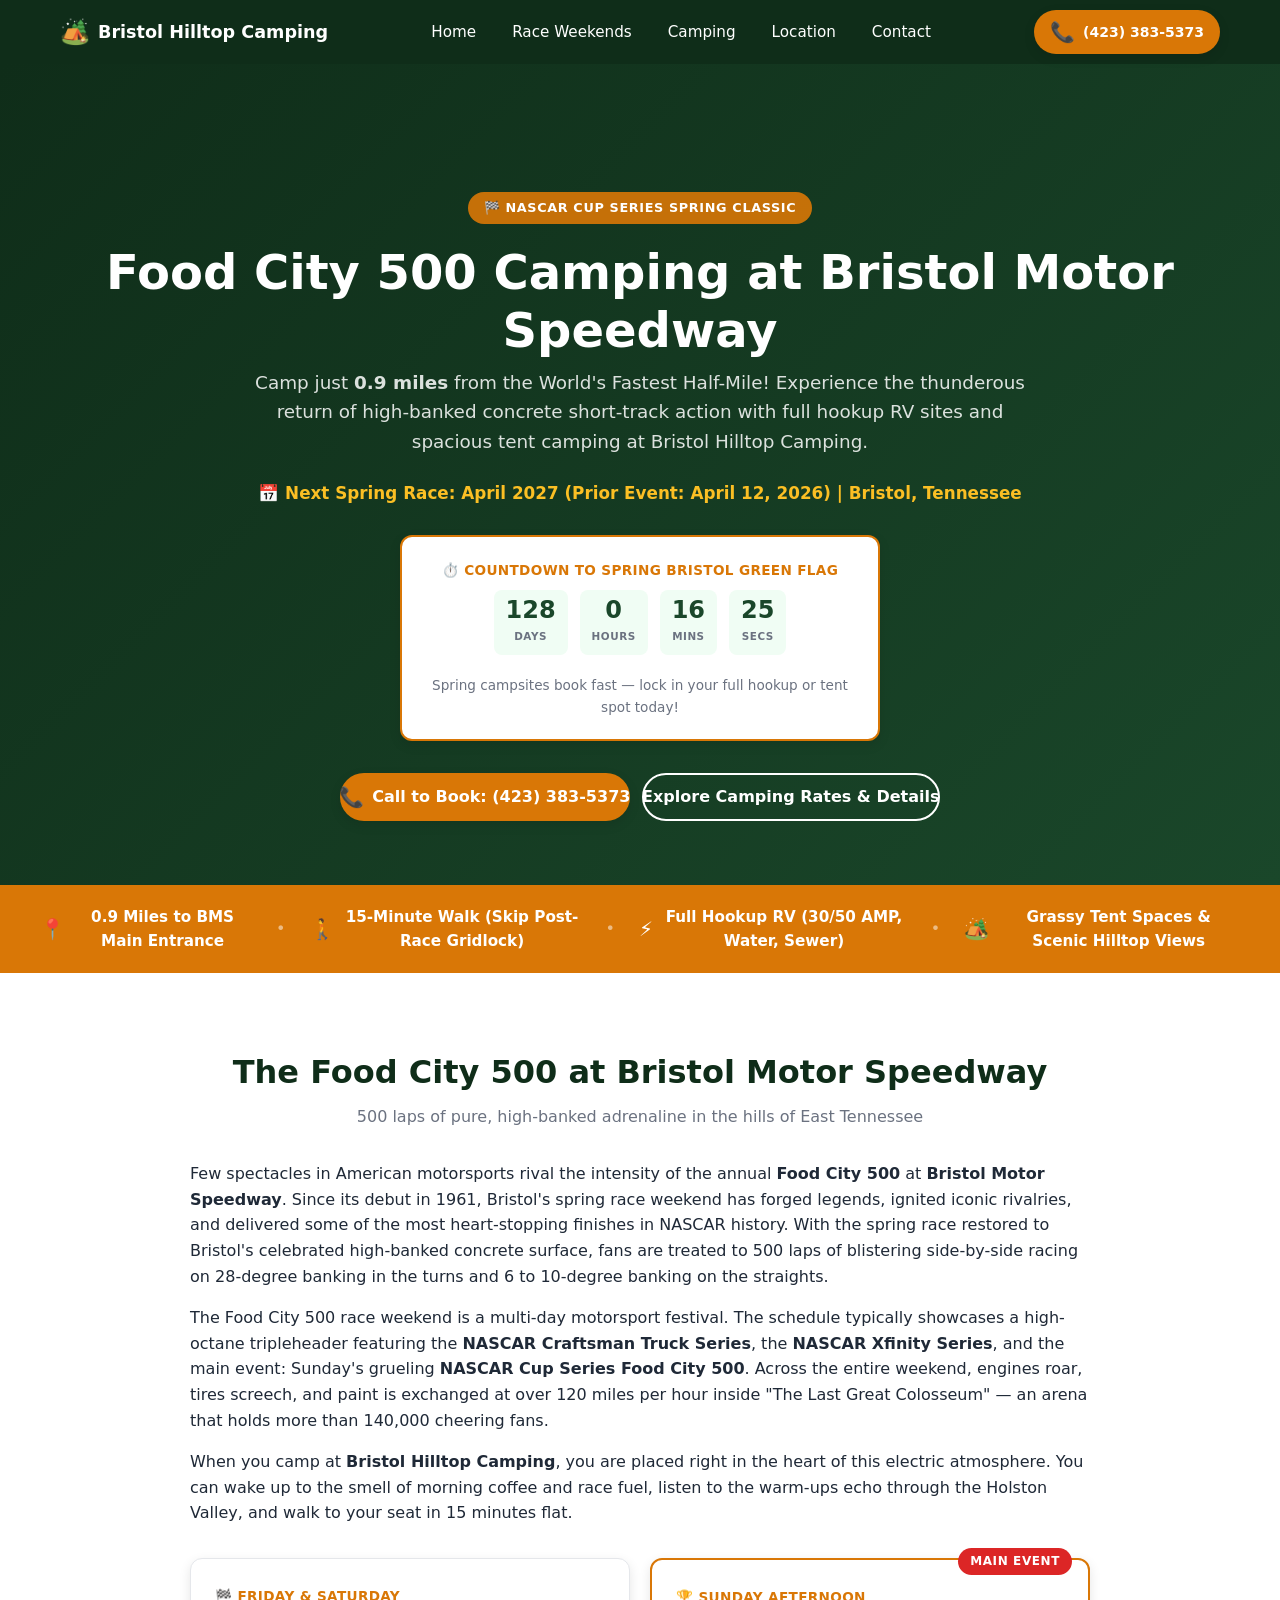
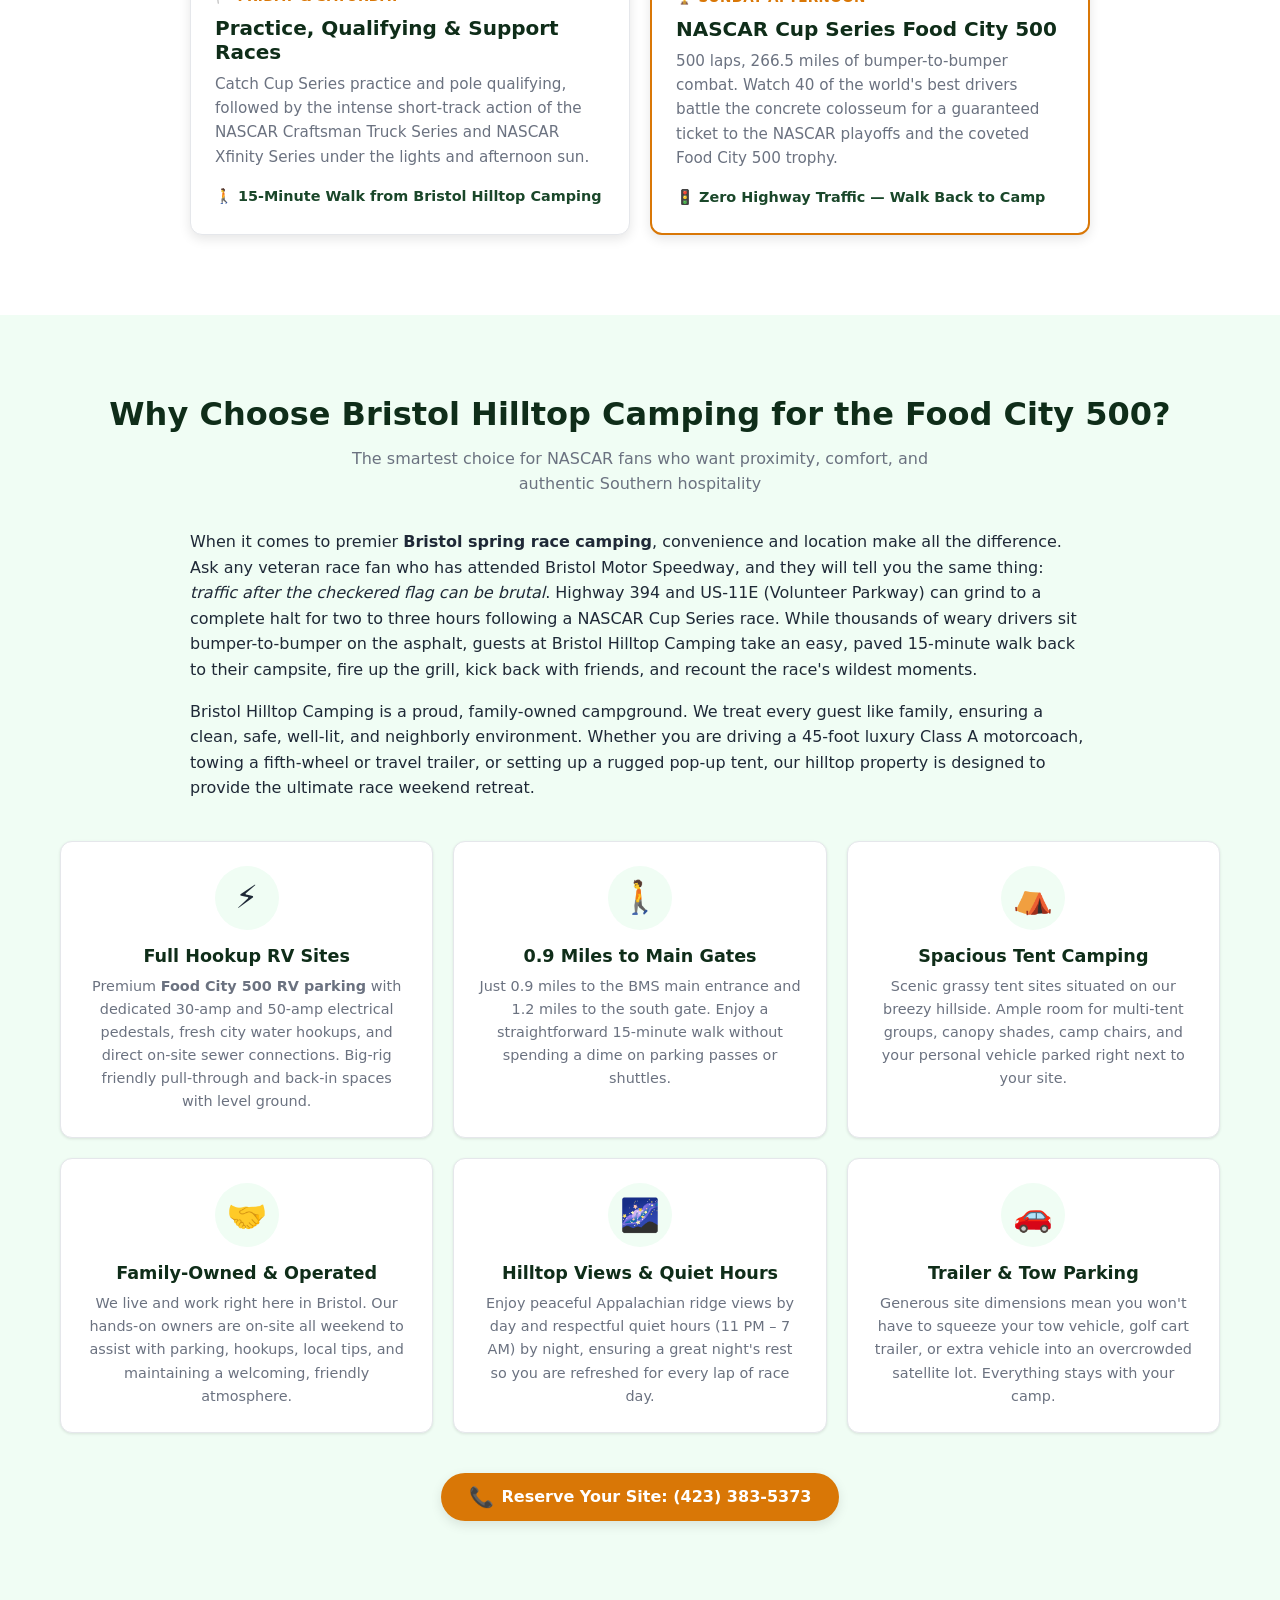
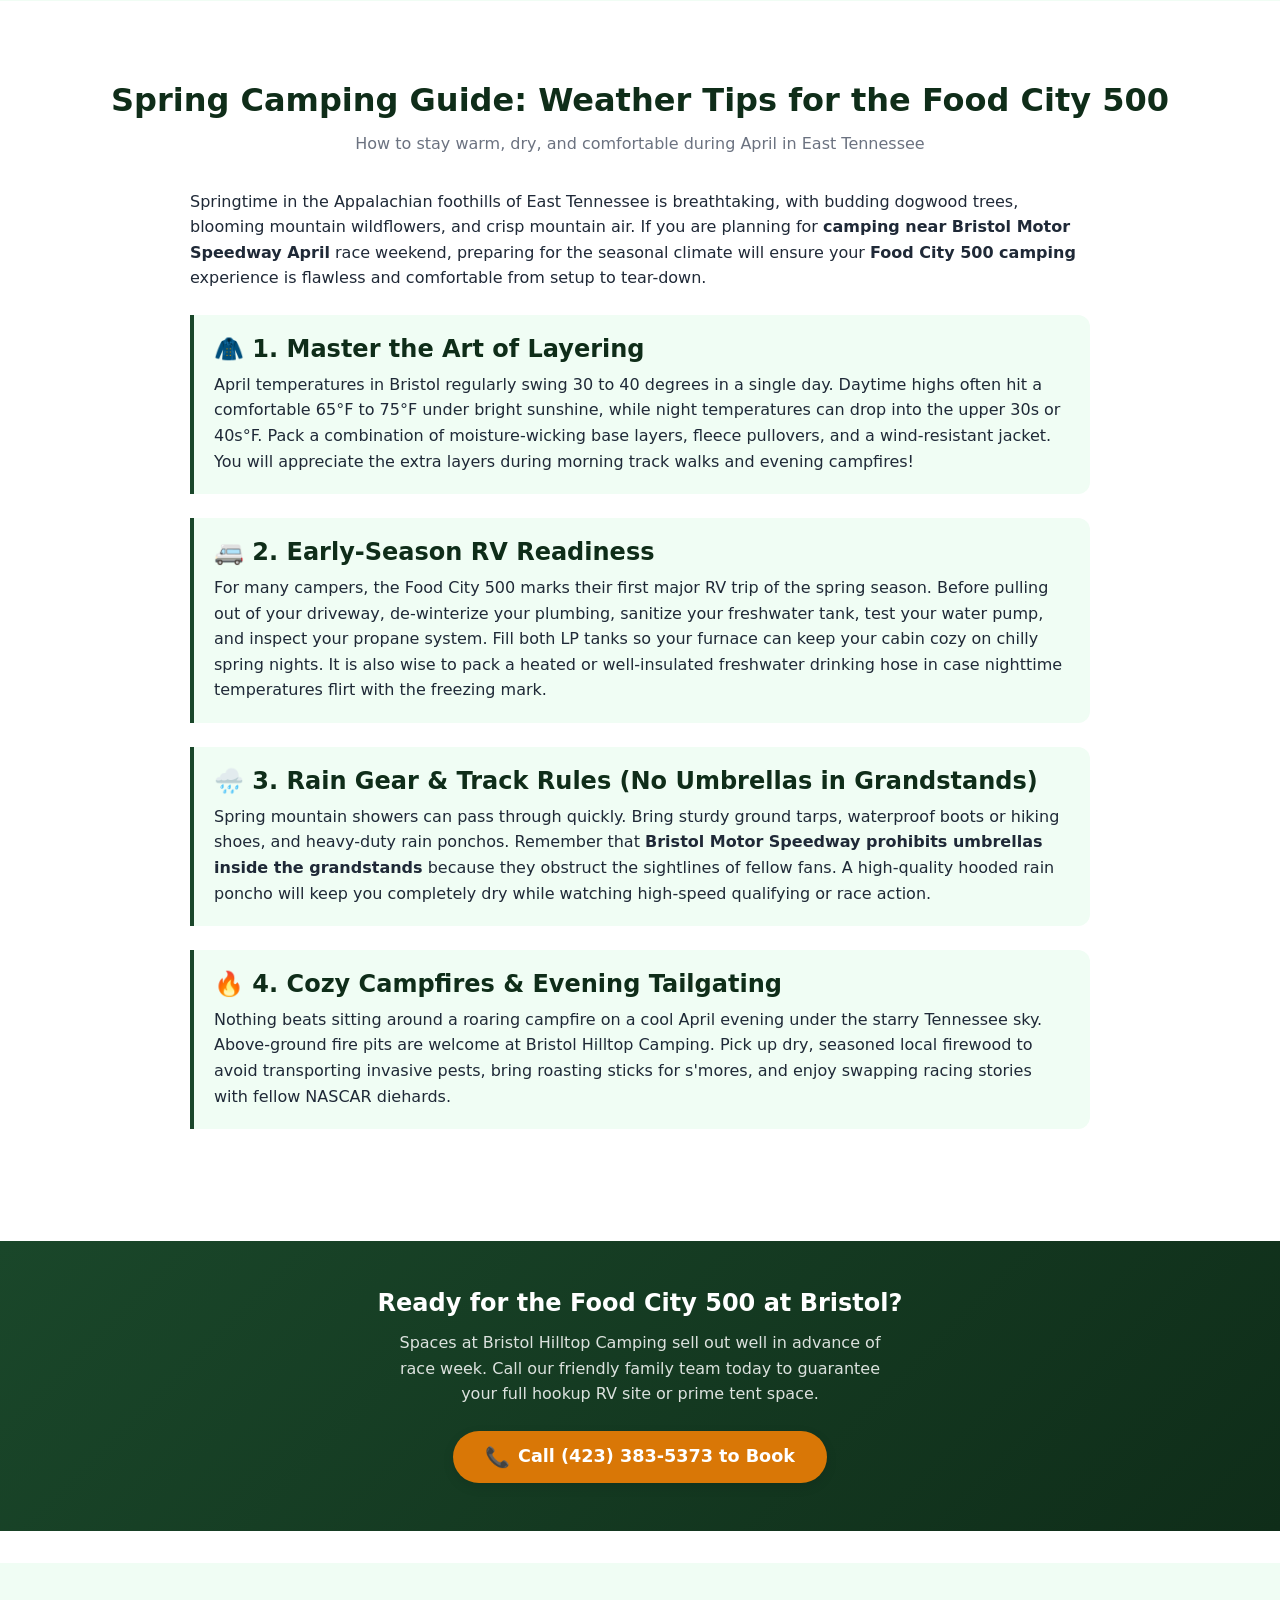
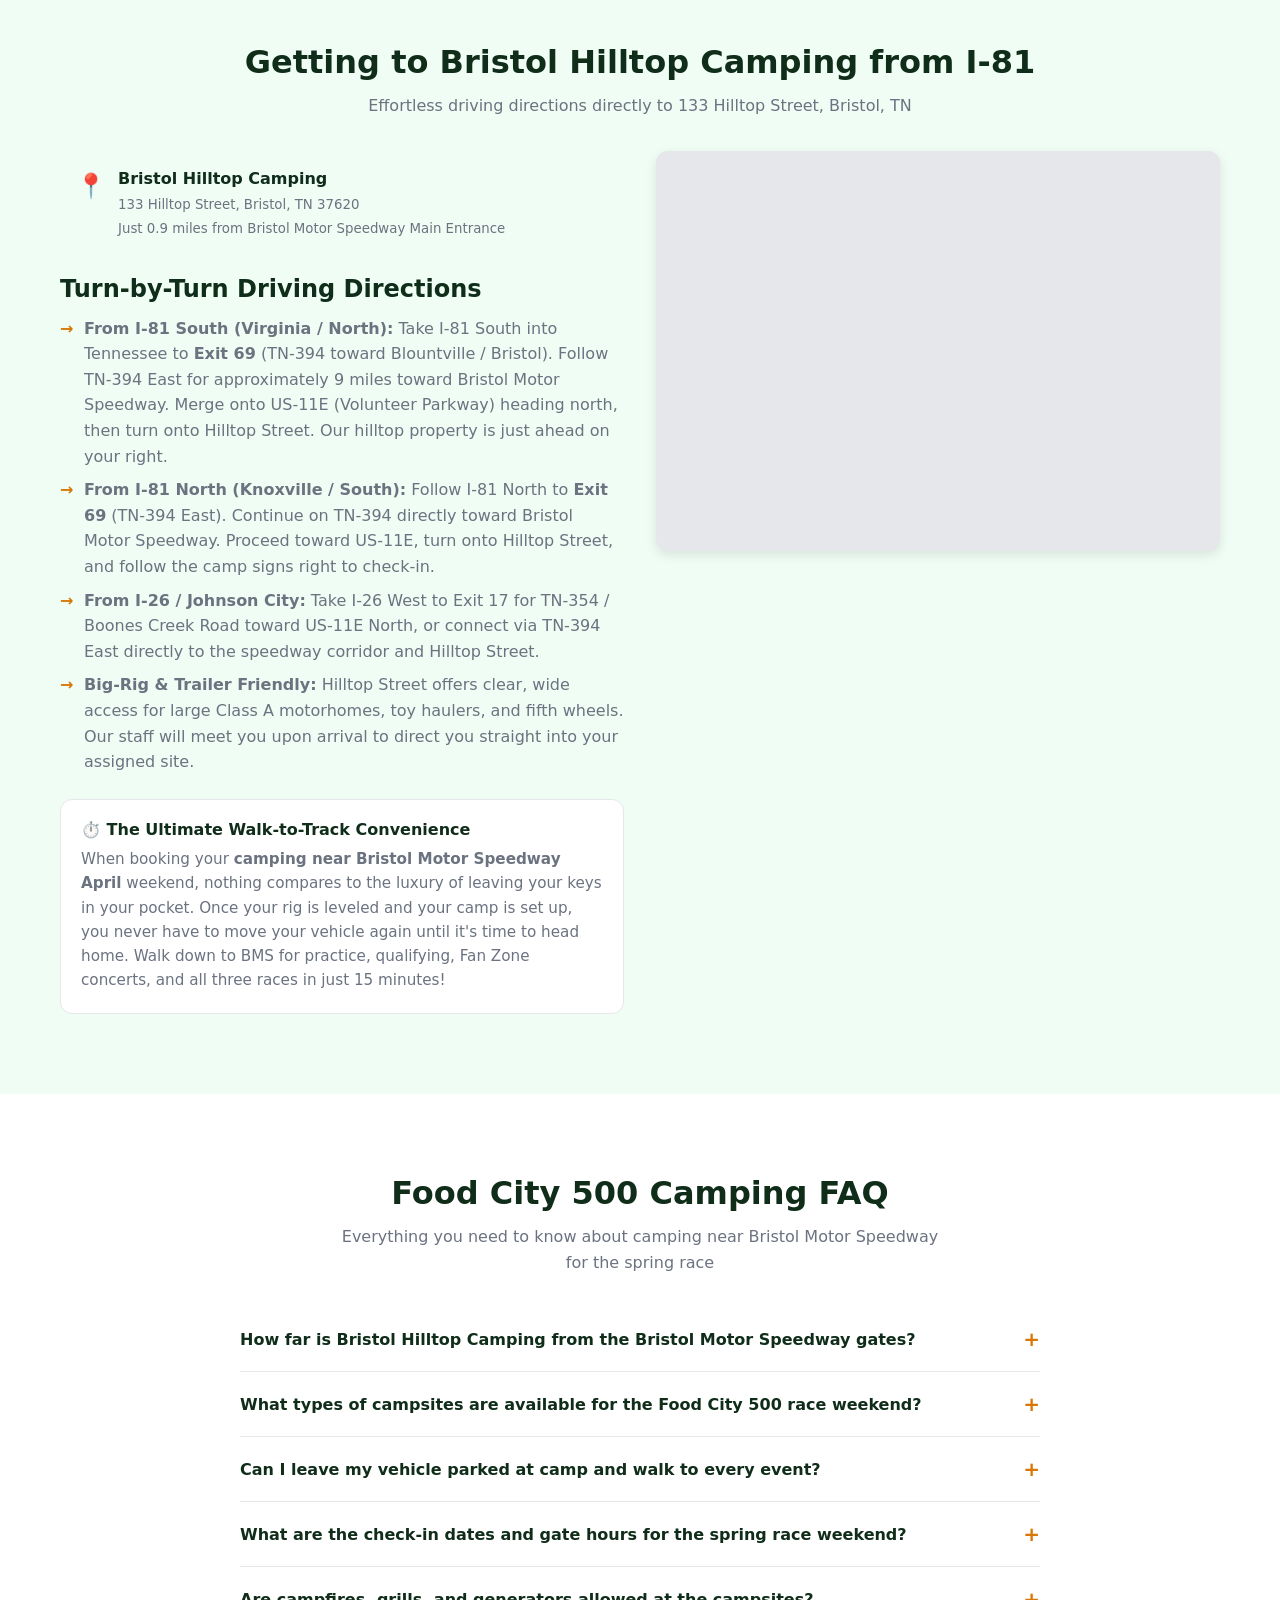
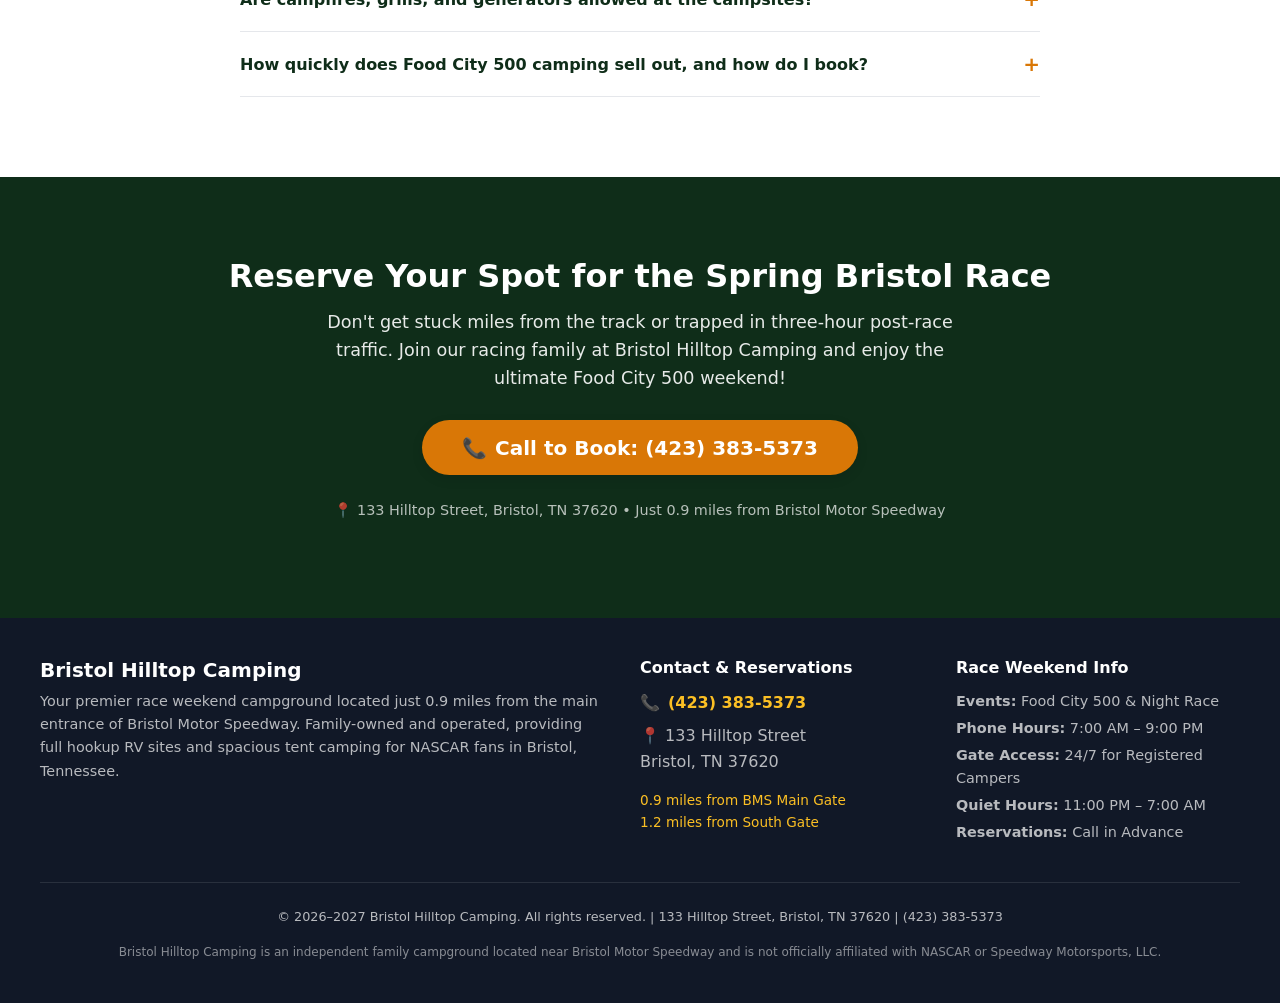
<file: food-city-500.html>
<!DOCTYPE html>
<html lang="en">
<head>
  <meta charset="UTF-8">
  <meta name="viewport" content="width=device-width, initial-scale=1.0">
  <title>Food City 500 Camping 2027 | Bristol Hilltop Camping Near Bristol Motor Speedway</title>
  <meta name="description" content="Book your campsite for the Food City 500 at Bristol Motor Speedway. Just 0.9 miles from the track — full hookup RV sites &amp; tent camping. Call (423) 383-5373.">
  <meta name="keywords" content="Food City 500 camping, Bristol spring race camping, camping near Bristol Motor Speedway April, Food City 500 RV parking, Bristol TN race camping, Bristol Motor Speedway full hookup RV sites">
  <meta name="robots" content="index, follow">
  <link rel="canonical" href="https://bristolhilltopcamping.com/food-city-500.html">

  <!-- Open Graph / Facebook -->
  <meta property="og:type" content="website">
  <meta property="og:url" content="https://bristolhilltopcamping.com/food-city-500.html">
  <meta property="og:title" content="Food City 500 Camping 2027 | Bristol Hilltop Camping Near Bristol Motor Speedway">
  <meta property="og:description" content="Book your campsite for the Food City 500 at Bristol Motor Speedway. Just 0.9 miles from the track — full hookup RV sites &amp; tent camping. Call (423) 383-5373.">
  <meta property="og:image" content="https://bristolhilltopcamping.com/images/hero-bristol.webp">
  <meta property="og:site_name" content="Bristol Hilltop Camping">

  <!-- Twitter Card -->
  <meta name="twitter:card" content="summary_large_image">
  <meta name="twitter:url" content="https://bristolhilltopcamping.com/food-city-500.html">
  <meta name="twitter:title" content="Food City 500 Camping 2027 | Bristol Hilltop Camping Near Bristol Motor Speedway">
  <meta name="twitter:description" content="Book your campsite for the Food City 500 at Bristol Motor Speedway. Just 0.9 miles from the track — full hookup RV sites &amp; tent camping. Call (423) 383-5373.">
  <meta name="twitter:image" content="https://bristolhilltopcamping.com/images/hero-bristol.webp">

  <!-- Stylesheet -->
  <link rel="stylesheet" href="css/styles.css">

  <!-- Structured Data: LocalBusiness / Campground, Event, FAQPage -->
  <script type="application/ld+json">
  {
    "@context": "https://schema.org",
    "@graph": [
      {
        "@type": "Campground",
        "@id": "https://bristolhilltopcamping.com/#campground",
        "name": "Bristol Hilltop Camping",
        "image": "https://bristolhilltopcamping.com/images/hero-bristol.webp",
        "url": "https://bristolhilltopcamping.com/",
        "telephone": "+1-423-383-5373",
        "priceRange": "$$",
        "address": {
          "@type": "PostalAddress",
          "streetAddress": "133 Hilltop Street",
          "addressLocality": "Bristol",
          "addressRegion": "TN",
          "postalCode": "37620",
          "addressCountry": "US"
        },
        "geo": {
          "@type": "GeoCoordinates",
          "latitude": 36.5218,
          "longitude": -82.2575
        },
        "description": "Family-owned RV and tent campground situated only 0.9 miles from Bristol Motor Speedway. Offering full hookup RV sites (30/50 AMP, water, sewer), spacious tent spaces, and a short 15-minute walk to track gates.",
        "amenityFeature": [
          {
            "@type": "LocationFeatureSpecification",
            "name": "Full Hookup RV Sites (30 & 50 AMP Electric, Water, Sewer)",
            "value": true
          },
          {
            "@type": "LocationFeatureSpecification",
            "name": "Tent Camping Spaces",
            "value": true
          },
          {
            "@type": "LocationFeatureSpecification",
            "name": "Proximity to Bristol Motor Speedway (0.9 miles)",
            "value": true
          },
          {
            "@type": "LocationFeatureSpecification",
            "name": "Walking Distance to Track Gates",
            "value": true
          },
          {
            "@type": "LocationFeatureSpecification",
            "name": "Family-Owned and Operated",
            "value": true
          }
        ]
      },
      {
        "@type": "SportsEvent",
        "@id": "https://bristolhilltopcamping.com/food-city-500.html#event",
        "name": "Food City 500 - NASCAR Cup Series",
        "description": "NASCAR Cup Series Food City 500 short track race on the high-banked concrete oval at Bristol Motor Speedway in Bristol, Tennessee.",
        "startDate": "2027-04-11T15:30:00-04:00",
        "endDate": "2027-04-11T19:30:00-04:00",
        "eventStatus": "https://schema.org/EventScheduled",
        "eventAttendanceMode": "https://schema.org/OfflineEventAttendanceMode",
        "location": {
          "@type": "Place",
          "name": "Bristol Motor Speedway",
          "address": {
            "@type": "PostalAddress",
            "streetAddress": "151 Speedway Blvd",
            "addressLocality": "Bristol",
            "addressRegion": "TN",
            "postalCode": "37620",
            "addressCountry": "US"
          }
        },
        "organizer": {
          "@type": "Organization",
          "name": "Bristol Motor Speedway / Speedway Motorsports",
          "url": "https://www.bristolmotorspeedway.com"
        }
      },
      {
        "@type": "FAQPage",
        "@id": "https://bristolhilltopcamping.com/food-city-500.html#faq",
        "mainEntity": [
          {
            "@type": "Question",
            "name": "How far is Bristol Hilltop Camping from Bristol Motor Speedway for the Food City 500?",
            "acceptedAnswer": {
              "@type": "Answer",
              "text": "Bristol Hilltop Camping is located only 0.9 miles from the main entrance of Bristol Motor Speedway and 1.2 miles from the south entrance. It is an easy 15-minute walk directly to the grandstands, allowing you to bypass all post-race traffic on US-11E and Highway 394."
            }
          },
          {
            "@type": "Question",
            "name": "What types of camping sites are available for the Food City 500 race weekend?",
            "acceptedAnswer": {
              "@type": "Answer",
              "text": "We offer full hookup RV sites equipped with 30-amp and 50-amp electric service, city water, and sewer connections. If you are looking for convenient Food City 500 RV parking, we provide big-rig pull-through spaces, dry RV parking, and spacious grassy tent camping sites."
            }
          },
          {
            "@type": "Question",
            "name": "Can I walk to the race from the campground?",
            "acceptedAnswer": {
              "@type": "Answer",
              "text": "Yes, absolutely! The easy 0.9-mile walk takes about 15 minutes. Many of our guests walk back and forth between practice, qualifying sessions, concerts, and the races all weekend long without ever having to move their vehicle or pay for track parking."
            }
          },
          {
            "@type": "Question",
            "name": "What should I pack for spring weather at the Food City 500 in Bristol, Tennessee?",
            "acceptedAnswer": {
              "@type": "Answer",
              "text": "Bristol spring weather in April can bring pleasant daytime temperatures in the 60s or 70s, but evenings can dip into the upper 30s or 40s. We recommend dressing in layers, bringing a reliable winterized or heated RV water hose, packing warm bedding, and bringing waterproof footwear and track-compliant rain ponchos (Bristol Motor Speedway does not allow umbrellas in the grandstands)."
            }
          },
          {
            "@type": "Question",
            "name": "Are campfires and generators permitted at Bristol Hilltop Camping?",
            "acceptedAnswer": {
              "@type": "Answer",
              "text": "Yes, above-ground contained fire pits are welcome, provided there are no active county burn bans. We ask campers to adhere to designated quiet hours (11:00 PM to 7:00 AM) to ensure a restful night for all families and fans."
            }
          },
          {
            "@type": "Question",
            "name": "How do I reserve a campsite for the 2027 Food City 500?",
            "acceptedAnswer": {
              "@type": "Answer",
              "text": "Reservations are handled directly by phone at (423) 383-5373. Because our campground is one of the closest options for Bristol spring race camping, sites fill up well ahead of race day. We strongly encourage calling early to lock in your preferred RV hookup or tent spot."
            }
          }
        ]
      }
    ]
  }
  </script>

  <!-- JavaScript -->
  <script src="js/main.js" defer></script>
  <script src="js/analytics.js" defer></script>
</head>
<body>
  <!-- Accessibility Skip Link -->
  <a href="#main-content" class="skip-link">Skip to main content</a>

  <!-- Header & Navigation -->
  <header class="header">
    <div class="header__inner">
      <a href="index.html" class="header__logo" aria-label="Bristol Hilltop Camping Home">
        <span class="header__logo-icon">🏕️</span>
        <span>Bristol Hilltop Camping</span>
      </a>
      <nav class="nav" aria-label="Main Navigation">
        <ul class="nav__list">
          <li><a href="index.html" class="nav__link">Home</a></li>
          <li><a href="#races" class="nav__link">Race Weekends</a></li>
          <li><a href="#camping" class="nav__link">Camping</a></li>
          <li><a href="#location" class="nav__link">Location</a></li>
          <li><a href="#contact" class="nav__link">Contact</a></li>
        </ul>
      </nav>
      <a href="tel:+14233835373" class="btn btn--call btn--sm header__cta" aria-label="Call Bristol Hilltop Camping">
        <span class="btn__icon">📞</span>
        <span>(423) 383-5373</span>
      </a>
      <button class="header__toggle" aria-label="Toggle navigation menu" aria-expanded="false">&#9776;</button>
    </div>
  </header>

  <!-- Main Content Area -->
  <main id="main-content">
    <!-- Event Hero Section -->
    <section class="event-hero" aria-label="Food City 500 Event Header">
      <div class="container">
        <div class="hero__badge">🏁 NASCAR Cup Series Spring Classic</div>
        <h1>Food City 500 Camping at Bristol Motor Speedway</h1>
        <p style="font-size: 1.15rem; max-width: 780px; margin: 0 auto 1.5rem;">
          Camp just <strong>0.9 miles</strong> from the World's Fastest Half-Mile! Experience the thunderous return of high-banked concrete short-track action with full hookup RV sites and spacious tent camping at Bristol Hilltop Camping.
        </p>
        <p style="color: var(--color-accent-light); font-weight: 700; font-size: 1.05rem; margin-bottom: 1.75rem;">
          📅 Next Spring Race: April 2027 (Prior Event: April 12, 2026) | Bristol, Tennessee
        </p>

        <!-- Live Countdown Card for Food City 500 -->
        <div style="max-width: 480px; margin: 0 auto 2rem;">
          <div class="race-card race-card--featured" style="text-align: center; padding: 1.25rem;">
            <div class="race-card__date">⏱️ Countdown to Spring Bristol Green Flag</div>
            <div id="countdown-foodcity" class="race-card__countdown" style="justify-content: center;" aria-live="polite">
              <div class="countdown__item"><span class="countdown__number">--</span><span class="countdown__label">Days</span></div>
              <div class="countdown__item"><span class="countdown__number">--</span><span class="countdown__label">Hours</span></div>
              <div class="countdown__item"><span class="countdown__number">--</span><span class="countdown__label">Mins</span></div>
              <div class="countdown__item"><span class="countdown__number">--</span><span class="countdown__label">Secs</span></div>
            </div>
            <p style="font-size: 0.85rem; color: var(--color-text-light); margin-bottom: 0;">
              Spring campsites book fast — lock in your full hookup or tent spot today!
            </p>
          </div>
        </div>

        <!-- Hero CTAs -->
        <div class="hero__ctas">
          <a href="tel:+14233835373" class="btn btn--call">
            <span class="btn__icon">📞</span>
            <span>Call to Book: (423) 383-5373</span>
          </a>
          <a href="#camping" class="btn btn--outline">
            <span>Explore Camping Rates &amp; Details</span>
          </a>
        </div>
      </div>
    </section>

    <!-- Proximity & Advantage Bar -->
    <section class="proximity" aria-label="Campground proximity highlights">
      <div class="proximity__content">
        <div class="proximity__item">
          <span class="proximity__icon">📍</span>
          <span>0.9 Miles to BMS Main Entrance</span>
        </div>
        <span class="proximity__divider">•</span>
        <div class="proximity__item">
          <span class="proximity__icon">🚶</span>
          <span>15-Minute Walk (Skip Post-Race Gridlock)</span>
        </div>
        <span class="proximity__divider">•</span>
        <div class="proximity__item">
          <span class="proximity__icon">⚡</span>
          <span>Full Hookup RV (30/50 AMP, Water, Sewer)</span>
        </div>
        <span class="proximity__divider">•</span>
        <div class="proximity__item">
          <span class="proximity__icon">🏕️</span>
          <span>Grassy Tent Spaces &amp; Scenic Hilltop Views</span>
        </div>
      </div>
    </section>

    <!-- Section 1: Race Weekend Overview -->
    <section class="section" id="races">
      <div class="container">
        <div class="section__header fade-in">
          <h2>The Food City 500 at Bristol Motor Speedway</h2>
          <p>500 laps of pure, high-banked adrenaline in the hills of East Tennessee</p>
        </div>

        <div style="max-width: 900px; margin: 0 auto;" class="fade-in">
          <p>
            Few spectacles in American motorsports rival the intensity of the annual <strong>Food City 500</strong> at <strong>Bristol Motor Speedway</strong>. Since its debut in 1961, Bristol's spring race weekend has forged legends, ignited iconic rivalries, and delivered some of the most heart-stopping finishes in NASCAR history. With the spring race restored to Bristol's celebrated high-banked concrete surface, fans are treated to 500 laps of blistering side-by-side racing on 28-degree banking in the turns and 6 to 10-degree banking on the straights.
          </p>
          <p>
            The Food City 500 race weekend is a multi-day motorsport festival. The schedule typically showcases a high-octane tripleheader featuring the <strong>NASCAR Craftsman Truck Series</strong>, the <strong>NASCAR Xfinity Series</strong>, and the main event: Sunday's grueling <strong>NASCAR Cup Series Food City 500</strong>. Across the entire weekend, engines roar, tires screech, and paint is exchanged at over 120 miles per hour inside "The Last Great Colosseum" — an arena that holds more than 140,000 cheering fans.
          </p>
          <p>
            When you camp at <strong>Bristol Hilltop Camping</strong>, you are placed right in the heart of this electric atmosphere. You can wake up to the smell of morning coffee and race fuel, listen to the warm-ups echo through the Holston Valley, and walk to your seat in 15 minutes flat.
          </p>

          <!-- Race Weekend Schedule Cards -->
          <div class="race-cards" style="margin-top: 2rem;">
            <div class="race-card">
              <div class="race-card__date">🏁 Friday &amp; Saturday</div>
              <h3 class="race-card__title">Practice, Qualifying &amp; Support Races</h3>
              <p class="race-card__desc">
                Catch Cup Series practice and pole qualifying, followed by the intense short-track action of the NASCAR Craftsman Truck Series and NASCAR Xfinity Series under the lights and afternoon sun.
              </p>
              <div style="font-size: 0.9rem; color: var(--color-primary); font-weight: 700;">
                🚶 15-Minute Walk from Bristol Hilltop Camping
              </div>
            </div>

            <div class="race-card race-card--featured">
              <span class="race-card__urgent">Main Event</span>
              <div class="race-card__date">🏆 Sunday Afternoon</div>
              <h3 class="race-card__title">NASCAR Cup Series Food City 500</h3>
              <p class="race-card__desc">
                500 laps, 266.5 miles of bumper-to-bumper combat. Watch 40 of the world's best drivers battle the concrete colosseum for a guaranteed ticket to the NASCAR playoffs and the coveted Food City 500 trophy.
              </p>
              <div style="font-size: 0.9rem; color: var(--color-primary); font-weight: 700;">
                🚦 Zero Highway Traffic — Walk Back to Camp
              </div>
            </div>
          </div>
        </div>
      </div>
    </section>

    <!-- Section 2: Why Camp at Bristol Hilltop Camping -->
    <section class="section section--alt" id="camping">
      <div class="container">
        <div class="section__header fade-in">
          <h2>Why Choose Bristol Hilltop Camping for the Food City 500?</h2>
          <p>The smartest choice for NASCAR fans who want proximity, comfort, and authentic Southern hospitality</p>
        </div>

        <div style="max-width: 900px; margin: 0 auto 2.5rem;" class="fade-in">
          <p>
            When it comes to premier <strong>Bristol spring race camping</strong>, convenience and location make all the difference. Ask any veteran race fan who has attended Bristol Motor Speedway, and they will tell you the same thing: <em>traffic after the checkered flag can be brutal</em>. Highway 394 and US-11E (Volunteer Parkway) can grind to a complete halt for two to three hours following a NASCAR Cup Series race. While thousands of weary drivers sit bumper-to-bumper on the asphalt, guests at Bristol Hilltop Camping take an easy, paved 15-minute walk back to their campsite, fire up the grill, kick back with friends, and recount the race's wildest moments.
          </p>
          <p>
            Bristol Hilltop Camping is a proud, family-owned campground. We treat every guest like family, ensuring a clean, safe, well-lit, and neighborly environment. Whether you are driving a 45-foot luxury Class A motorcoach, towing a fifth-wheel or travel trailer, or setting up a rugged pop-up tent, our hilltop property is designed to provide the ultimate race weekend retreat.
          </p>
        </div>

        <!-- Offerings Grid -->
        <div class="offerings__grid fade-in">
          <div class="offering">
            <div class="offering__icon">⚡</div>
            <h3 class="offering__title">Full Hookup RV Sites</h3>
            <p class="offering__desc">
              Premium <strong>Food City 500 RV parking</strong> with dedicated 30-amp and 50-amp electrical pedestals, fresh city water hookups, and direct on-site sewer connections. Big-rig friendly pull-through and back-in spaces with level ground.
            </p>
          </div>

          <div class="offering">
            <div class="offering__icon">🚶</div>
            <h3 class="offering__title">0.9 Miles to Main Gates</h3>
            <p class="offering__desc">
              Just 0.9 miles to the BMS main entrance and 1.2 miles to the south gate. Enjoy a straightforward 15-minute walk without spending a dime on parking passes or shuttles.
            </p>
          </div>

          <div class="offering">
            <div class="offering__icon">⛺</div>
            <h3 class="offering__title">Spacious Tent Camping</h3>
            <p class="offering__desc">
              Scenic grassy tent sites situated on our breezy hillside. Ample room for multi-tent groups, canopy shades, camp chairs, and your personal vehicle parked right next to your site.
            </p>
          </div>

          <div class="offering">
            <div class="offering__icon">🤝</div>
            <h3 class="offering__title">Family-Owned &amp; Operated</h3>
            <p class="offering__desc">
              We live and work right here in Bristol. Our hands-on owners are on-site all weekend to assist with parking, hookups, local tips, and maintaining a welcoming, friendly atmosphere.
            </p>
          </div>

          <div class="offering">
            <div class="offering__icon">🌌</div>
            <h3 class="offering__title">Hilltop Views &amp; Quiet Hours</h3>
            <p class="offering__desc">
              Enjoy peaceful Appalachian ridge views by day and respectful quiet hours (11 PM – 7 AM) by night, ensuring a great night's rest so you are refreshed for every lap of race day.
            </p>
          </div>

          <div class="offering">
            <div class="offering__icon">🚗</div>
            <h3 class="offering__title">Trailer &amp; Tow Parking</h3>
            <p class="offering__desc">
              Generous site dimensions mean you won't have to squeeze your tow vehicle, golf cart trailer, or extra vehicle into an overcrowded satellite lot. Everything stays with your camp.
            </p>
          </div>
        </div>

        <div style="text-align: center; margin-top: 2.5rem;" class="fade-in">
          <a href="tel:+14233835373" class="btn btn--call">
            <span class="btn__icon">📞</span>
            <span>Reserve Your Site: (423) 383-5373</span>
          </a>
        </div>
      </div>
    </section>

    <!-- Section 3: Spring Camping Tips for Bristol TN Weather -->
    <section class="section" id="spring-tips">
      <div class="container">
        <div class="section__header fade-in">
          <h2>Spring Camping Guide: Weather Tips for the Food City 500</h2>
          <p>How to stay warm, dry, and comfortable during April in East Tennessee</p>
        </div>

        <div style="max-width: 900px; margin: 0 auto;" class="fade-in">
          <p>
            Springtime in the Appalachian foothills of East Tennessee is breathtaking, with budding dogwood trees, blooming mountain wildflowers, and crisp mountain air. If you are planning for <strong>camping near Bristol Motor Speedway April</strong> race weekend, preparing for the seasonal climate will ensure your <strong>Food City 500 camping</strong> experience is flawless and comfortable from setup to tear-down.
          </p>

          <div style="display: grid; gap: 1.5rem; margin-top: 1.5rem;">
            <div style="background: var(--color-bg-alt); border-left: 4px solid var(--color-primary); padding: 1.25rem; border-radius: 0 var(--border-radius) var(--border-radius) 0;">
              <h3 style="margin-bottom: 0.5rem; color: var(--color-primary-dark);">🧥 1. Master the Art of Layering</h3>
              <p style="margin-bottom: 0; color: var(--color-text);">
                April temperatures in Bristol regularly swing 30 to 40 degrees in a single day. Daytime highs often hit a comfortable 65°F to 75°F under bright sunshine, while night temperatures can drop into the upper 30s or 40s°F. Pack a combination of moisture-wicking base layers, fleece pullovers, and a wind-resistant jacket. You will appreciate the extra layers during morning track walks and evening campfires!
              </p>
            </div>

            <div style="background: var(--color-bg-alt); border-left: 4px solid var(--color-primary); padding: 1.25rem; border-radius: 0 var(--border-radius) var(--border-radius) 0;">
              <h3 style="margin-bottom: 0.5rem; color: var(--color-primary-dark);">🚐 2. Early-Season RV Readiness</h3>
              <p style="margin-bottom: 0; color: var(--color-text);">
                For many campers, the Food City 500 marks their first major RV trip of the spring season. Before pulling out of your driveway, de-winterize your plumbing, sanitize your freshwater tank, test your water pump, and inspect your propane system. Fill both LP tanks so your furnace can keep your cabin cozy on chilly spring nights. It is also wise to pack a heated or well-insulated freshwater drinking hose in case nighttime temperatures flirt with the freezing mark.
              </p>
            </div>

            <div style="background: var(--color-bg-alt); border-left: 4px solid var(--color-primary); padding: 1.25rem; border-radius: 0 var(--border-radius) var(--border-radius) 0;">
              <h3 style="margin-bottom: 0.5rem; color: var(--color-primary-dark);">🌧️ 3. Rain Gear &amp; Track Rules (No Umbrellas in Grandstands)</h3>
              <p style="margin-bottom: 0; color: var(--color-text);">
                Spring mountain showers can pass through quickly. Bring sturdy ground tarps, waterproof boots or hiking shoes, and heavy-duty rain ponchos. Remember that <strong>Bristol Motor Speedway prohibits umbrellas inside the grandstands</strong> because they obstruct the sightlines of fellow fans. A high-quality hooded rain poncho will keep you completely dry while watching high-speed qualifying or race action.
              </p>
            </div>

            <div style="background: var(--color-bg-alt); border-left: 4px solid var(--color-primary); padding: 1.25rem; border-radius: 0 var(--border-radius) var(--border-radius) 0;">
              <h3 style="margin-bottom: 0.5rem; color: var(--color-primary-dark);">🔥 4. Cozy Campfires &amp; Evening Tailgating</h3>
              <p style="margin-bottom: 0; color: var(--color-text);">
                Nothing beats sitting around a roaring campfire on a cool April evening under the starry Tennessee sky. Above-ground fire pits are welcome at Bristol Hilltop Camping. Pick up dry, seasoned local firewood to avoid transporting invasive pests, bring roasting sticks for s'mores, and enjoy swapping racing stories with fellow NASCAR diehards.
              </p>
            </div>
          </div>
        </div>
      </div>
    </section>

    <!-- Mid-Page Callout Banner -->
    <section class="cta-banner fade-in" style="margin: 2rem 0;">
      <div class="container">
        <h2>Ready for the Food City 500 at Bristol?</h2>
        <p>
          Spaces at Bristol Hilltop Camping sell out well in advance of race week. Call our friendly family team today to guarantee your full hookup RV site or prime tent space.
        </p>
        <a href="tel:+14233835373" class="btn btn--call">
          <span class="btn__icon">📞</span>
          <span>Call (423) 383-5373 to Book</span>
        </a>
      </div>
    </section>

    <!-- Section 4: Getting There from I-81 -->
    <section class="section section--alt" id="location">
      <div class="container">
        <div class="section__header fade-in">
          <h2>Getting to Bristol Hilltop Camping from I-81</h2>
          <p>Effortless driving directions directly to 133 Hilltop Street, Bristol, TN</p>
        </div>

        <div class="location__grid fade-in">
          <div class="location__info">
            <div class="location__address">
              <span class="location__address-icon">📍</span>
              <div class="location__address-text">
                Bristol Hilltop Camping
                <small>133 Hilltop Street, Bristol, TN 37620</small>
                <small>Just 0.9 miles from Bristol Motor Speedway Main Entrance</small>
              </div>
            </div>

            <div class="location__directions">
              <h3>Turn-by-Turn Driving Directions</h3>
              <ul>
                <li>
                  <strong>From I-81 South (Virginia / North):</strong> Take I-81 South into Tennessee to <strong>Exit 69</strong> (TN-394 toward Blountville / Bristol). Follow TN-394 East for approximately 9 miles toward Bristol Motor Speedway. Merge onto US-11E (Volunteer Parkway) heading north, then turn onto Hilltop Street. Our hilltop property is just ahead on your right.
                </li>
                <li>
                  <strong>From I-81 North (Knoxville / South):</strong> Follow I-81 North to <strong>Exit 69</strong> (TN-394 East). Continue on TN-394 directly toward Bristol Motor Speedway. Proceed toward US-11E, turn onto Hilltop Street, and follow the camp signs right to check-in.
                </li>
                <li>
                  <strong>From I-26 / Johnson City:</strong> Take I-26 West to Exit 17 for TN-354 / Boones Creek Road toward US-11E North, or connect via TN-394 East directly to the speedway corridor and Hilltop Street.
                </li>
                <li>
                  <strong>Big-Rig &amp; Trailer Friendly:</strong> Hilltop Street offers clear, wide access for large Class A motorhomes, toy haulers, and fifth wheels. Our staff will meet you upon arrival to direct you straight into your assigned site.
                </li>
              </ul>
            </div>

            <div style="background: var(--color-bg); padding: 1.25rem; border-radius: var(--border-radius); border: 1px solid var(--color-border);">
              <h4 style="color: var(--color-primary-dark); margin-bottom: 0.5rem;">⏱️ The Ultimate Walk-to-Track Convenience</h4>
              <p style="font-size: 0.95rem; color: var(--color-text-light); margin-bottom: 0;">
                When booking your <strong>camping near Bristol Motor Speedway April</strong> weekend, nothing compares to the luxury of leaving your keys in your pocket. Once your rig is leveled and your camp is set up, you never have to move your vehicle again until it's time to head home. Walk down to BMS for practice, qualifying, Fan Zone concerts, and all three races in just 15 minutes!
              </p>
            </div>
          </div>

          <!-- Google Maps Embed -->
          <div class="location__map">
            <iframe
              src="https://maps.google.com/maps?q=133+Hilltop+Street,+Bristol,+TN+37620&amp;t=&amp;z=15&amp;ie=UTF8&amp;iwloc=&amp;output=embed"
              title="Google Map showing Bristol Hilltop Camping near Bristol Motor Speedway"
              loading="lazy"
              referrerpolicy="no-referrer-when-downgrade"
              allowfullscreen>
            </iframe>
          </div>
        </div>
      </div>
    </section>

    <!-- Section 5: FAQ Section -->
    <section class="section" id="faq">
      <div class="container">
        <div class="section__header fade-in">
          <h2>Food City 500 Camping FAQ</h2>
          <p>Everything you need to know about camping near Bristol Motor Speedway for the spring race</p>
        </div>

        <div class="faq__list fade-in">
          <!-- FAQ 1 -->
          <div class="faq__item">
            <button class="faq__question" aria-expanded="false">
              <span>How far is Bristol Hilltop Camping from the Bristol Motor Speedway gates?</span>
              <span class="faq__icon" aria-hidden="true">+</span>
            </button>
            <div class="faq__answer">
              <p>
                Bristol Hilltop Camping is located exactly 0.9 miles from the main grandstand entrance of Bristol Motor Speedway and 1.2 miles from the south entrance / Dragway entrance. It is a smooth 15-minute walk along established roads, allowing you to walk right to the gates and avoid all parking fees and post-race gridlock.
              </p>
            </div>
          </div>

          <!-- FAQ 2 -->
          <div class="faq__item">
            <button class="faq__question" aria-expanded="false">
              <span>What types of campsites are available for the Food City 500 race weekend?</span>
              <span class="faq__icon" aria-hidden="true">+</span>
            </button>
            <div class="faq__answer">
              <p>
                We offer full hookup RV sites equipped with 30-amp and 50-amp electrical service, city water, and direct sewer hookups. If you are looking for convenient, hassle-free <strong>Food City 500 RV parking</strong>, we provide level pull-through spaces accommodating big rigs, fifth wheels, and toy haulers up to 45 feet, as well as dry RV parking and scenic grassy tent camping sites.
              </p>
            </div>
          </div>

          <!-- FAQ 3 -->
          <div class="faq__item">
            <button class="faq__question" aria-expanded="false">
              <span>Can I leave my vehicle parked at camp and walk to every event?</span>
              <span class="faq__icon" aria-hidden="true">+</span>
            </button>
            <div class="faq__answer">
              <p>
                Yes! That is one of our greatest advantages. Once you pull into Bristol Hilltop Camping, your vehicle is parked safely at your site for the entire weekend. You can walk down for practice, qualifying, Truck Series, Xfinity Series, and the Food City 500 Cup race, returning to camp whenever you want without fighting track shuttles or traffic jams.
              </p>
            </div>
          </div>

          <!-- FAQ 4 -->
          <div class="faq__item">
            <button class="faq__question" aria-expanded="false">
              <span>What are the check-in dates and gate hours for the spring race weekend?</span>
              <span class="faq__icon" aria-hidden="true">+</span>
            </button>
            <div class="faq__answer">
              <p>
                We offer flexible arrival times starting earlier in race week (typically Wednesday or Thursday) so you can get settled before on-track activities begin on Friday. Our office phone lines are open daily from 7:00 AM to 9:00 PM, and gate access is open 24/7 for registered guests during race week.
              </p>
            </div>
          </div>

          <!-- FAQ 5 -->
          <div class="faq__item">
            <button class="faq__question" aria-expanded="false">
              <span>Are campfires, grills, and generators allowed at the campsites?</span>
              <span class="faq__icon" aria-hidden="true">+</span>
            </button>
            <div class="faq__answer">
              <p>
                Yes, above-ground fire rings and propane/charcoal grills are permitted (as long as Sullivan County is not under a temporary burn ban). For dry camping sites, quiet inverter generators are welcome, but we strictly enforce neighborhood quiet hours from 11:00 PM to 7:00 AM to ensure all guests get a restful night's sleep.
              </p>
            </div>
          </div>

          <!-- FAQ 6 -->
          <div class="faq__item">
            <button class="faq__question" aria-expanded="false">
              <span>How quickly does Food City 500 camping sell out, and how do I book?</span>
              <span class="faq__icon" aria-hidden="true">+</span>
            </button>
            <div class="faq__answer">
              <p>
                Because our campground is one of the closest and most accessible destinations for <strong>Bristol spring race camping</strong>, our full hookup and tent sites fill up several months ahead of the spring race. Reservations are booked directly over the phone with our family staff by calling <strong>(423) 383-5373</strong>. We recommend reserving as soon as your race tickets are confirmed.
              </p>
            </div>
          </div>
        </div>
      </div>
    </section>

    <!-- Bottom Strong Call to Action Section -->
    <section class="section section--dark text-center fade-in" id="contact">
      <div class="container">
        <h2>Reserve Your Spot for the Spring Bristol Race</h2>
        <p style="max-width: 650px; margin: 0.75rem auto 1.75rem; color: rgba(255,255,255,0.9); font-size: 1.1rem;">
          Don't get stuck miles from the track or trapped in three-hour post-race traffic. Join our racing family at Bristol Hilltop Camping and enjoy the ultimate Food City 500 weekend!
        </p>
        <div style="display: flex; flex-direction: column; align-items: center; gap: 1rem; justify-content: center;">
          <a href="tel:+14233835373" class="btn btn--call" style="font-size: 1.25rem; padding: 1.1rem 2.5rem;">
            <span class="btn__icon">📞</span>
            <span>Call to Book: (423) 383-5373</span>
          </a>
          <p style="font-size: 0.9rem; color: rgba(255,255,255,0.7); margin-top: 0.5rem;">
            📍 133 Hilltop Street, Bristol, TN 37620 • Just 0.9 miles from Bristol Motor Speedway
          </p>
        </div>
      </div>
    </section>
  </main>

  <!-- Footer with NAP Information -->
  <footer class="footer">
    <div class="footer__grid">
      <div class="footer__brand">
        <h3>Bristol Hilltop Camping</h3>
        <p>
          Your premier race weekend campground located just 0.9 miles from the main entrance of Bristol Motor Speedway. Family-owned and operated, providing full hookup RV sites and spacious tent camping for NASCAR fans in Bristol, Tennessee.
        </p>
      </div>

      <div class="footer__contact">
        <h4>Contact &amp; Reservations</h4>
        <a href="tel:+14233835373" aria-label="Call Bristol Hilltop Camping">
          <span>📞</span> (423) 383-5373
        </a>
        <p>
          📍 133 Hilltop Street<br>
          Bristol, TN 37620
        </p>
        <p style="font-size: 0.85rem; color: var(--color-accent-light); margin-top: 0.5rem;">
          0.9 miles from BMS Main Gate<br>
          1.2 miles from South Gate
        </p>
      </div>

      <div class="footer__hours">
        <h4>Race Weekend Info</h4>
        <ul>
          <li><strong>Events:</strong> Food City 500 &amp; Night Race</li>
          <li><strong>Phone Hours:</strong> 7:00 AM – 9:00 PM</li>
          <li><strong>Gate Access:</strong> 24/7 for Registered Campers</li>
          <li><strong>Quiet Hours:</strong> 11:00 PM – 7:00 AM</li>
          <li><strong>Reservations:</strong> Call in Advance</li>
        </ul>
      </div>
    </div>

    <div class="footer__bottom">
      <p>
        &copy; 2026–2027 Bristol Hilltop Camping. All rights reserved. | 133 Hilltop Street, Bristol, TN 37620 | (423) 383-5373
      </p>
      <p style="font-size: 0.75rem; color: rgba(255,255,255,0.5); margin-top: 0.5rem;">
        Bristol Hilltop Camping is an independent family campground located near Bristol Motor Speedway and is not officially affiliated with NASCAR or Speedway Motorsports, LLC.
      </p>
    </div>
  </footer>

  <!-- Sticky Mobile Call-To-Action Bar -->
  <div class="mobile-cta" aria-label="Quick Mobile Call">
    <a href="tel:+14233835373" class="mobile-cta__link">
      <span class="mobile-cta__icon">📞</span>
      <span>Call Now: (423) 383-5373</span>
    </a>
  </div>
</body>
</html>
</file>
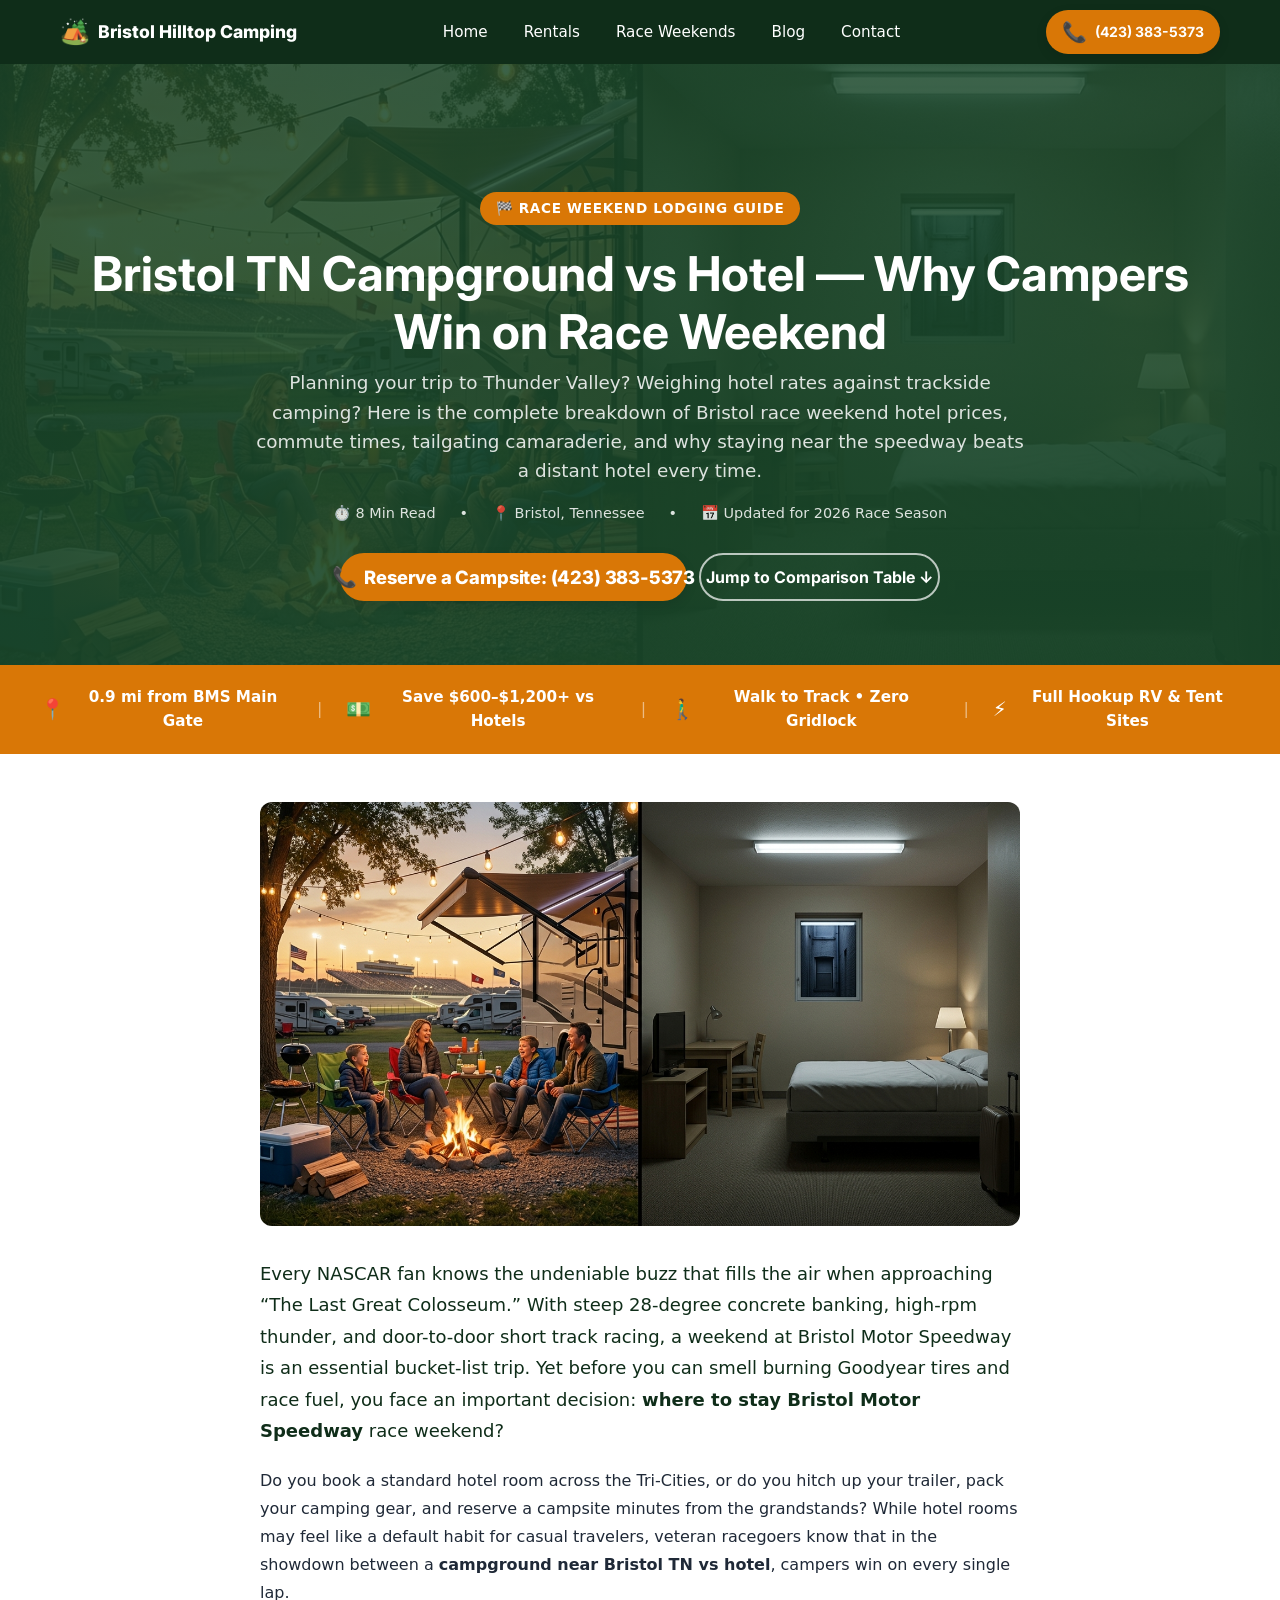
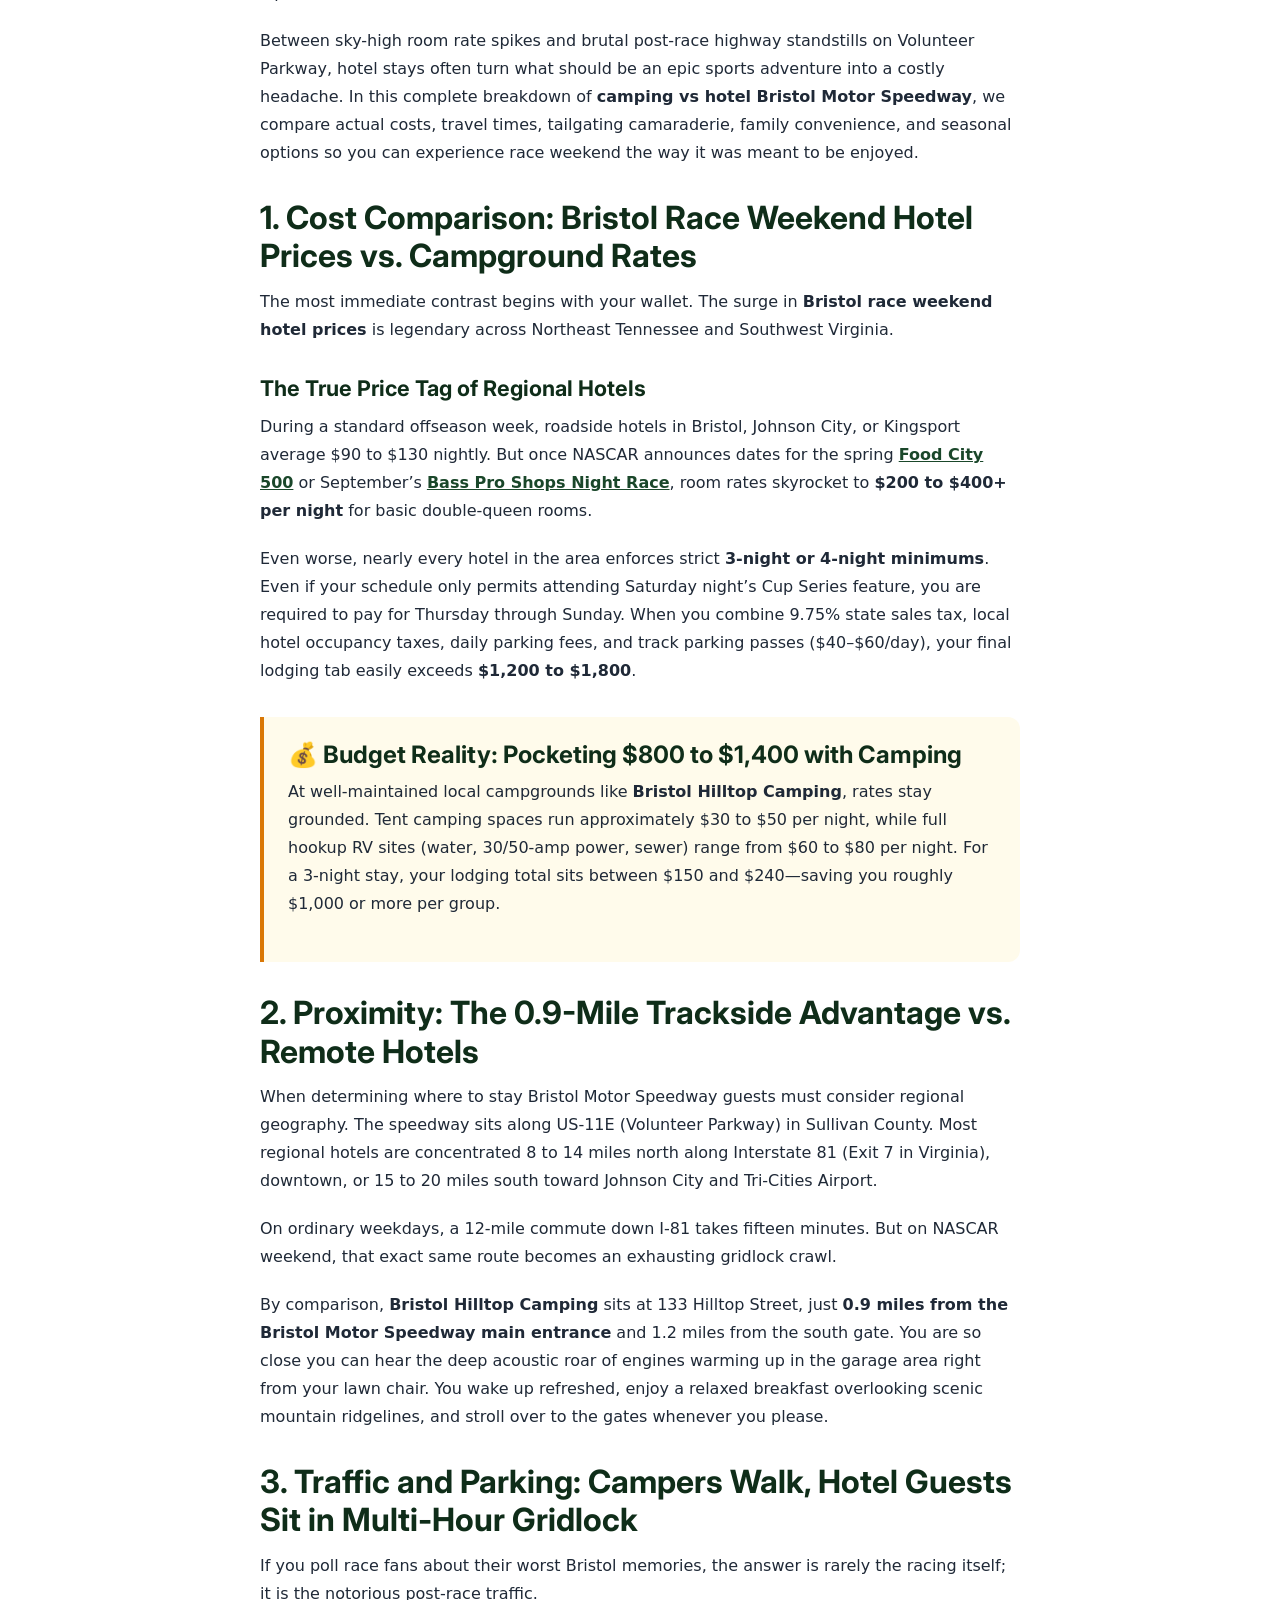
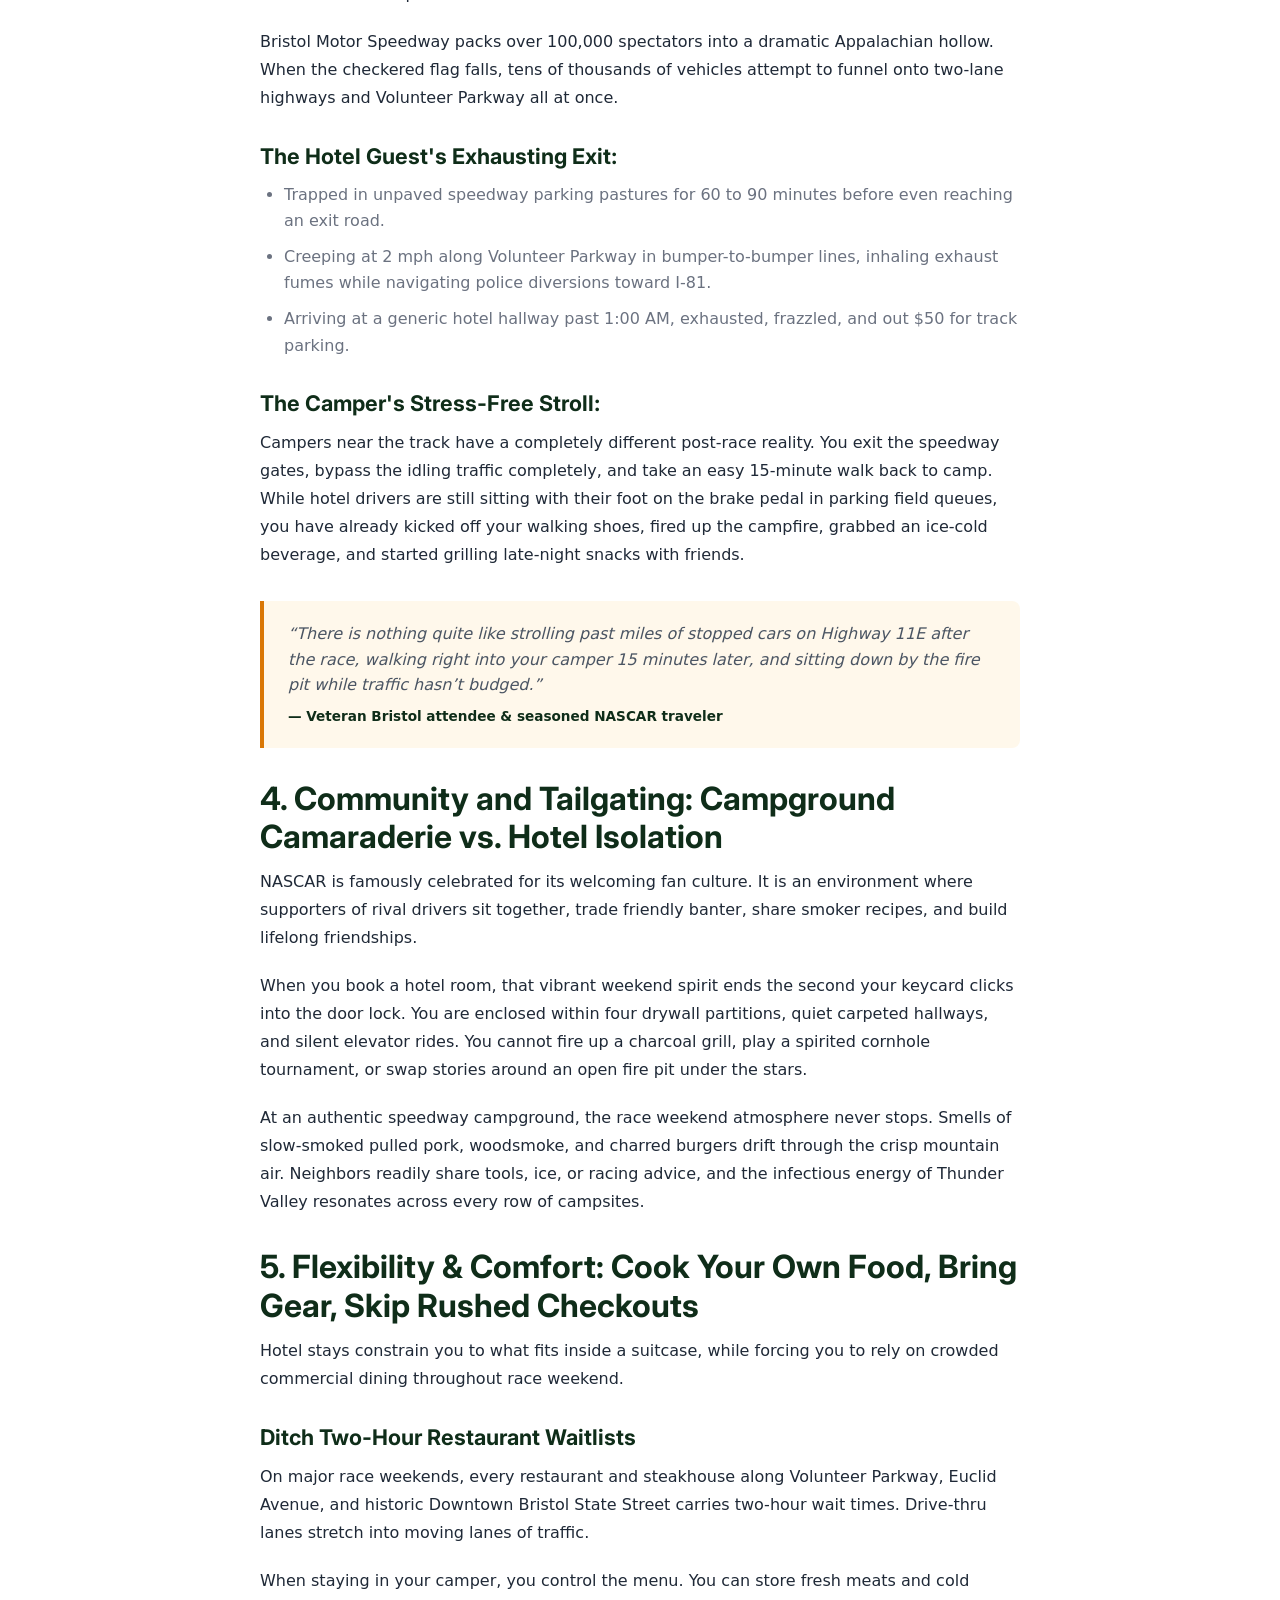
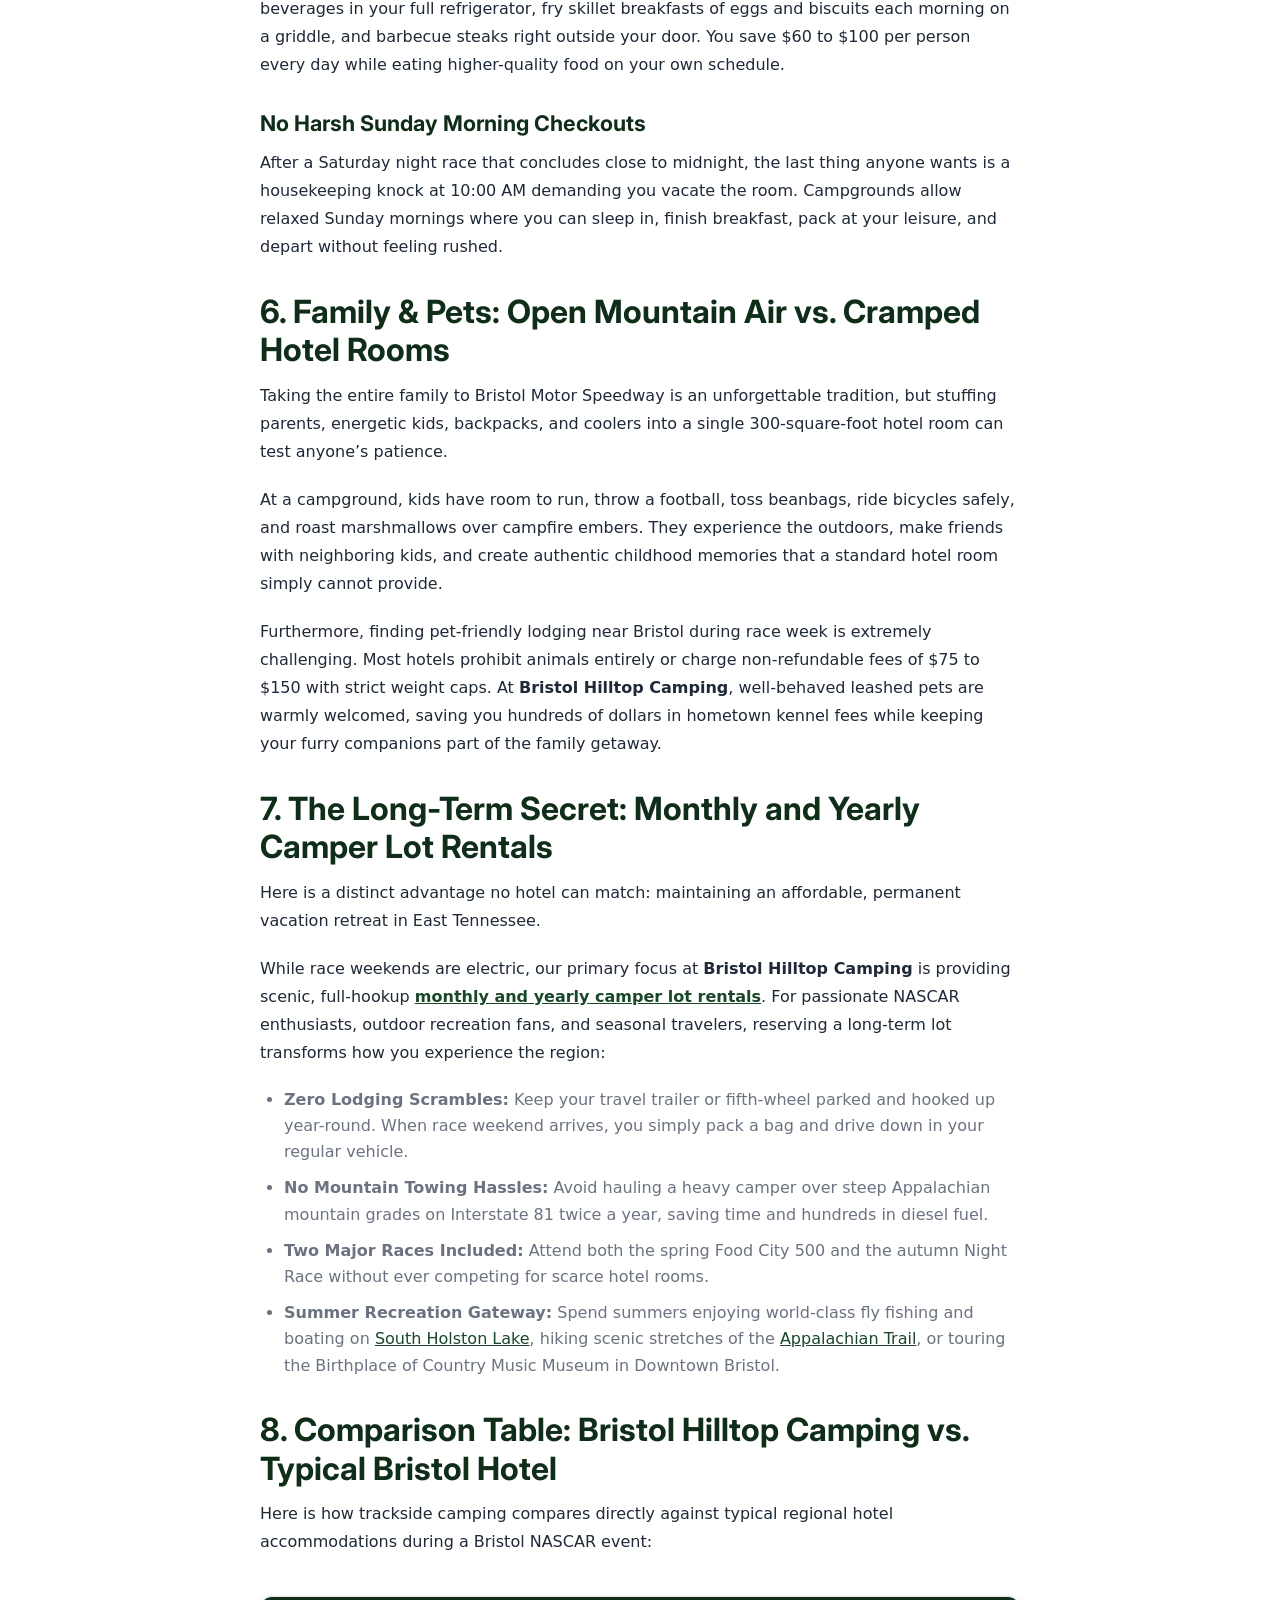
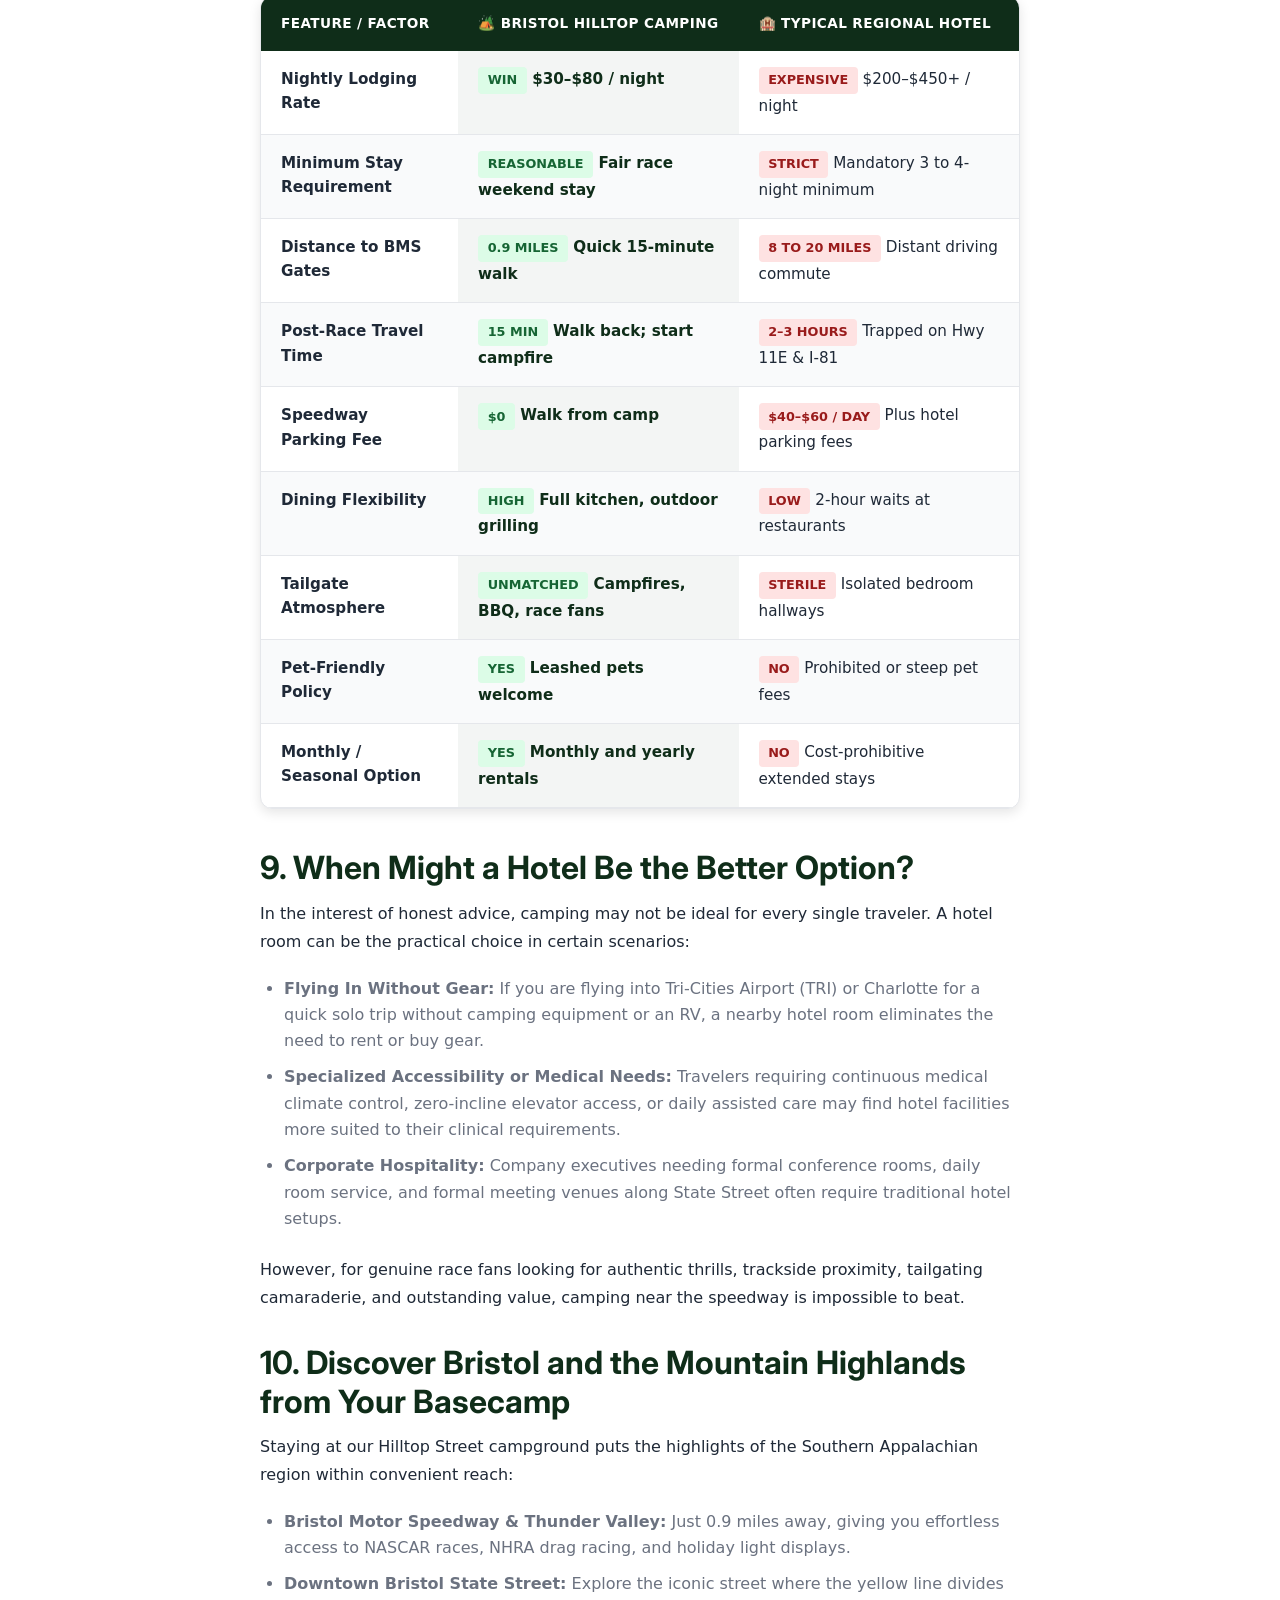
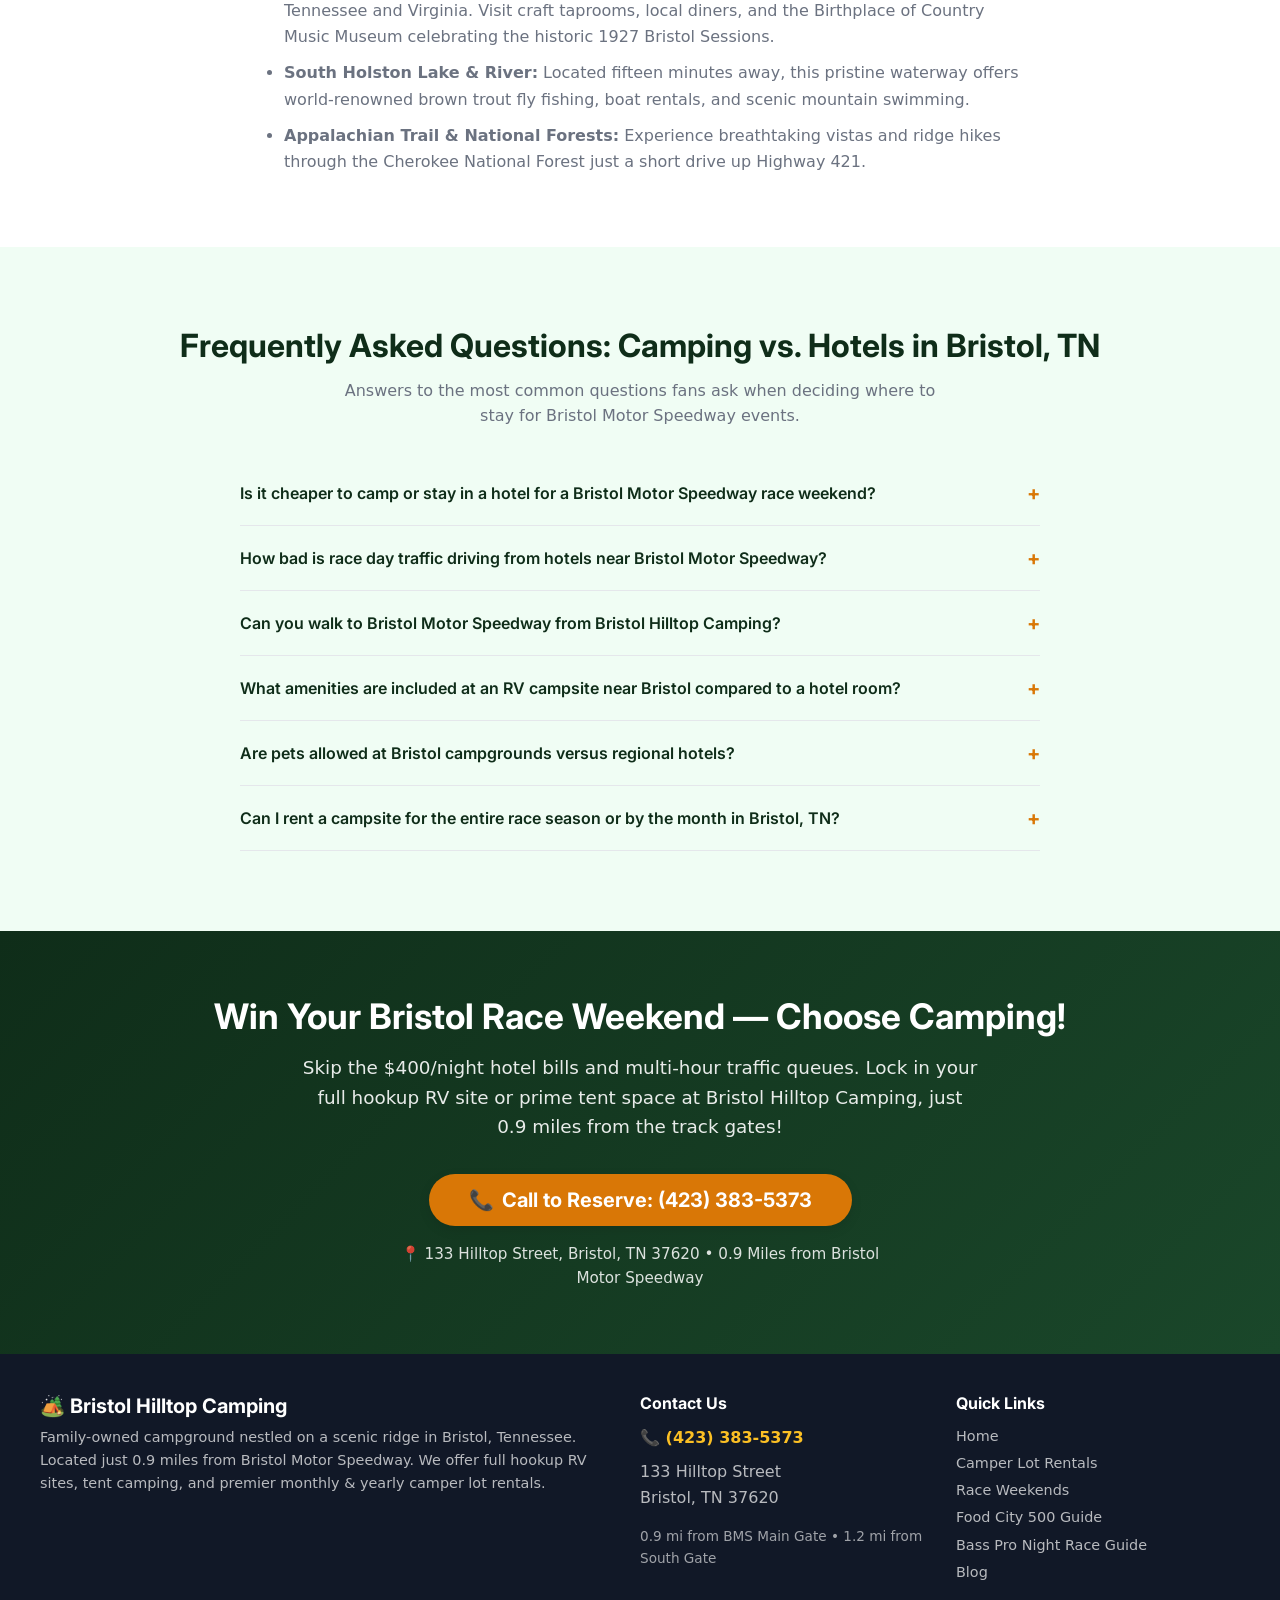
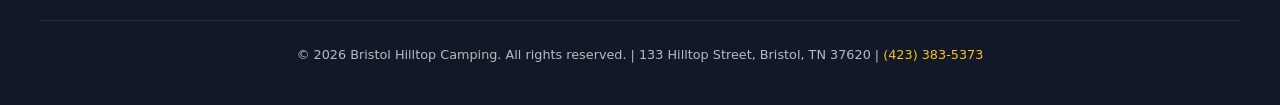
<file: blog/campground-vs-hotel-bristol.html>
<!DOCTYPE html>
<html lang="en">
<head>
  <meta charset="UTF-8">
  <meta name="viewport" content="width=device-width, initial-scale=1.0">
  <meta http-equiv="X-UA-Compatible" content="IE=edge">

  <!-- Primary SEO Meta Tags -->
  <title>Bristol TN Campground vs Hotel — Why Campers Win on Race Weekend</title>
  <meta name="description" content="Comparing campground camping vs hotel stays for Bristol Motor Speedway race weekends. See why RV and tent camping near the track beats expensive hotels every time.">
  <meta name="keywords" content="camping vs hotel Bristol Motor Speedway, Bristol race weekend hotel prices, where to stay Bristol Motor Speedway, campground near Bristol TN vs hotel, Bristol TN RV camping, Bristol Motor Speedway lodging, race weekend camping Bristol, Bristol Hilltop Camping">
  <meta name="robots" content="index, follow">
  <meta name="author" content="Bristol Hilltop Camping">
  <link rel="canonical" href="https://bristolhilltopcamping.com/blog/campground-vs-hotel-bristol.html">

  <!-- Open Graph / Facebook -->
  <meta property="og:type" content="article">
  <meta property="og:url" content="https://bristolhilltopcamping.com/blog/campground-vs-hotel-bristol.html">
  <meta property="og:title" content="Bristol TN Campground vs Hotel — Why Campers Win on Race Weekend">
  <meta property="og:description" content="Comparing campground camping vs hotel stays for Bristol Motor Speedway race weekends. See why RV and tent camping near the track beats expensive hotels every time.">
  <meta property="og:image" content="https://bristolhilltopcamping.com/images/hero-bristol.webp">
  <meta property="og:image:width" content="1200">
  <meta property="og:image:height" content="630">
  <meta property="og:locale" content="en_US">
  <meta property="og:site_name" content="Bristol Hilltop Camping">

  <!-- Twitter Card -->
  <meta name="twitter:card" content="summary_large_image">
  <meta name="twitter:title" content="Bristol TN Campground vs Hotel — Why Campers Win on Race Weekend">
  <meta name="twitter:description" content="Comparing campground camping vs hotel stays for Bristol Motor Speedway race weekends. See why RV and tent camping near the track beats expensive hotels every time.">
  <meta name="twitter:image" content="https://bristolhilltopcamping.com/images/hero-bristol.webp">

  <!-- Geo Tags for Local SEO -->
  <meta name="geo.region" content="US-TN">
  <meta name="geo.placename" content="Bristol, Tennessee">
  <meta name="geo.position" content="36.5951;-82.1890">
  <meta name="ICBM" content="36.5951, -82.1890">

  <!-- Fonts -->
  <link rel="preconnect" href="https://fonts.googleapis.com">
  <link rel="preconnect" href="https://fonts.gstatic.com" crossorigin>
  <link href="https://fonts.googleapis.com/css2?family=Inter:wght@400;500;600;700;800;900&display=swap" rel="stylesheet">

  <!-- Styles -->
  <link rel="stylesheet" href="../css/styles.css">

  <style>
    /* Custom blog post styling enhancements */
    .blog-badge {
      display: inline-block;
      padding: 0.35rem 1rem;
      border-radius: 50px;
      font-size: 0.85rem;
      font-weight: 700;
      letter-spacing: 0.05em;
      text-transform: uppercase;
      background: var(--color-accent);
      color: #ffffff;
      margin-bottom: 1.25rem;
    }
    .blog-meta-bar {
      display: flex;
      align-items: center;
      justify-content: center;
      gap: 1.5rem;
      color: rgba(255, 255, 255, 0.85);
      font-size: 0.9rem;
      margin-top: 1rem;
      flex-wrap: wrap;
    }
    .blog-meta-item {
      display: inline-flex;
      align-items: center;
      gap: 0.4rem;
    }
    .callout-box {
      background: #f0fdf4;
      border-left: 4px solid var(--color-primary);
      border-radius: 0 var(--border-radius) var(--border-radius) 0;
      padding: 1.5rem;
      margin: 2rem 0;
    }
    .callout-box--warning {
      background: #fffbeb;
      border-left-color: var(--color-accent);
    }
    .callout-box h3 {
      margin-top: 0;
      margin-bottom: 0.5rem;
    }
    .comparison-table-wrapper {
      overflow-x: auto;
      margin: 2.5rem 0;
      border-radius: var(--border-radius);
      box-shadow: var(--shadow-md);
      border: 1px solid var(--color-border);
      background: #ffffff;
    }
    .comparison-table {
      width: 100%;
      border-collapse: collapse;
      text-align: left;
      font-size: 0.95rem;
    }
    .comparison-table th {
      background: var(--color-primary-dark);
      color: #ffffff;
      padding: 1rem 1.25rem;
      font-weight: 700;
      text-transform: uppercase;
      letter-spacing: 0.03em;
      font-size: 0.85rem;
    }
    .comparison-table td {
      padding: 1rem 1.25rem;
      border-bottom: 1px solid var(--color-border);
      vertical-align: top;
    }
    .comparison-table tr:nth-child(even) td {
      background: #f9fafb;
    }
    .comparison-table tr:hover td {
      background: #f0fdf4;
    }
    .table-col-highlight {
      font-weight: 600;
      color: var(--color-primary-dark);
      background: rgba(26, 71, 42, 0.05);
    }
    .highlight-badge {
      display: inline-block;
      padding: 0.2rem 0.6rem;
      border-radius: 4px;
      font-size: 0.8rem;
      font-weight: 700;
    }
    .badge-win {
      background: #dcfce7;
      color: #166534;
    }
    .badge-lose {
      background: #fee2e2;
      color: #991b1b;
    }
    .content-subheading {
      color: var(--color-primary-dark);
      font-size: 1.35rem;
      margin-top: 2rem;
      margin-bottom: 0.75rem;
      font-weight: 700;
    }
    .event-content p {
      margin-bottom: 1.25rem;
      line-height: 1.75;
    }
    .event-content ul, .event-content ol {
      margin-bottom: 1.5rem;
      padding-left: 1.5rem;
    }
    .event-content li {
      margin-bottom: 0.6rem;
      line-height: 1.65;
    }
    .quote-box {
      border-left: 4px solid var(--color-accent);
      padding: 1.25rem 1.5rem;
      margin: 2rem 0;
      font-style: italic;
      background: #fff8eb;
      border-radius: 0 8px 8px 0;
      color: #4b5563;
    }
    .quote-box cite {
      display: block;
      margin-top: 0.5rem;
      font-style: normal;
      font-weight: 700;
      font-size: 0.85rem;
      color: var(--color-primary-dark);
    }
  </style>

  <!-- JSON-LD Structured Data: Article -->
  <script type="application/ld+json">
  {
    "@context": "https://schema.org",
    "@type": "Article",
    "headline": "Bristol TN Campground vs Hotel — Why Campers Win on Race Weekend",
    "description": "Comparing campground camping vs hotel stays for Bristol Motor Speedway race weekends. See why RV and tent camping near the track beats expensive hotels every time.",
    "image": "https://bristolhilltopcamping.com/images/hero-bristol.webp",
    "author": {
      "@type": "Organization",
      "name": "Bristol Hilltop Camping",
      "url": "https://bristolhilltopcamping.com"
    },
    "publisher": {
      "@type": "Organization",
      "name": "Bristol Hilltop Camping",
      "logo": {
        "@type": "ImageObject",
        "url": "https://bristolhilltopcamping.com/images/hero-bristol.webp"
      }
    },
    "datePublished": "2026-09-05T08:00:00-04:00",
    "dateModified": "2026-09-05T08:00:00-04:00",
    "mainEntityOfPage": {
      "@type": "WebPage",
      "@id": "https://bristolhilltopcamping.com/blog/campground-vs-hotel-bristol.html"
    }
  }
  </script>

  <!-- JSON-LD Structured Data: FAQPage -->
  <script type="application/ld+json">
  {
    "@context": "https://schema.org",
    "@type": "FAQPage",
    "mainEntity": [
      {
        "@type": "Question",
        "name": "Is it cheaper to camp or stay in a hotel for a Bristol Motor Speedway race weekend?",
        "acceptedAnswer": {
          "@type": "Answer",
          "text": "Camping is drastically cheaper than booking a hotel for Bristol race weekends. While Tri-Cities hotel rooms surge to $200–$400+ per night with mandatory 3-to-4 night minimums (totaling $800 to $1,600+ plus parking and taxes), campsite reservations at Bristol Hilltop Camping typically range from $30 to $80 per night. Race fans regularly save between $600 and $1,200 on lodging alone by bringing an RV or pitching a tent."
        }
      },
      {
        "@type": "Question",
        "name": "How bad is race day traffic driving from hotels near Bristol Motor Speedway?",
        "acceptedAnswer": {
          "@type": "Answer",
          "text": "Traffic on Volunteer Parkway and US-11E is notorious on major NASCAR race days. Over 100,000 spectators exit the speedway at the exact same moment, creating 2 to 3-hour bumper-to-bumper gridlock. Hotel guests staying 5 to 15 miles away in Bristol, Johnson City, or Kingsport spend hours idling in exhaust fumes, whereas campers at Bristol Hilltop Camping walk 15 minutes back to their campsite."
        }
      },
      {
        "@type": "Question",
        "name": "Can you walk to Bristol Motor Speedway from Bristol Hilltop Camping?",
        "acceptedAnswer": {
          "@type": "Answer",
          "text": "Yes! Bristol Hilltop Camping is located at 133 Hilltop Street, just 0.9 miles from the Bristol Motor Speedway main entrance and 1.2 miles from the south gate. It is an easy 15 to 20-minute stroll, completely bypassing stadium parking fees and post-race vehicle traffic."
        }
      },
      {
        "@type": "Question",
        "name": "What amenities are included at an RV campsite near Bristol compared to a hotel room?",
        "acceptedAnswer": {
          "@type": "Answer",
          "text": "Full hookup RV campsites at Bristol Hilltop Camping provide dedicated water, sewer, and electric connections (30-amp and 50-amp power), ample space for slide-outs and outdoor awnings, mountain views, and personal campfire areas. Unlike cramped 300-square-foot hotel rooms with miniature refrigerators, your RV offers your own private bed, fully equipped kitchen, private bathroom, and boundless outdoor tailgate space."
        }
      },
      {
        "@type": "Question",
        "name": "Are pets allowed at Bristol campgrounds versus regional hotels?",
        "acceptedAnswer": {
          "@type": "Answer",
          "text": "Most area hotels either prohibit pets entirely or charge non-refundable pet fees of $75 to $150 with restrictive weight limits. In contrast, well-behaved, leashed pets are warmly welcomed at Bristol Hilltop Camping, allowing your four-legged companions to travel with the family without extra kennel boarding or hotel surcharges."
        }
      },
      {
        "@type": "Question",
        "name": "Can I rent a campsite for the entire race season or by the month in Bristol, TN?",
        "acceptedAnswer": {
          "@type": "Answer",
          "text": "Yes! Bristol Hilltop Camping specializes in monthly and yearly camper lot rentals in addition to race weekend spots. You can park your travel trailer or fifth wheel on a dedicated lot all season long, giving you a turnkey vacation base for both the Food City 500 in spring, the Bass Pro Shops Night Race in fall, and summer adventures on South Holston Lake."
        }
      }
    ]
  }
  </script>
</head>
<body>

  <!-- Skip to Content (Accessibility) -->
  <a href="#main" class="skip-link">Skip to main content</a>

  <!-- ============================================
       HEADER / NAVIGATION
       ============================================ -->
  <header class="header" role="banner">
    <div class="header__inner">
      <a href="../index.html" class="header__logo" aria-label="Bristol Hilltop Camping — Home">
        <span class="header__logo-icon">🏕️</span>
        <span>Bristol Hilltop Camping</span>
      </a>

      <nav class="nav" role="navigation" aria-label="Main navigation">
        <ul class="nav__list">
          <li><a href="../index.html" class="nav__link">Home</a></li>
          <li><a href="../index.html#rentals" class="nav__link">Rentals</a></li>
          <li><a href="../index.html#race-weekends" class="nav__link">Race Weekends</a></li>
          <li><a href="index.html" class="nav__link">Blog</a></li>
          <li><a href="../index.html#faq" class="nav__link">Contact</a></li>
        </ul>
      </nav>

      <a href="tel:+14233835373" class="btn btn--call btn--sm header__cta">
        <span class="btn__icon">📞</span> (423) 383-5373
      </a>

      <button class="header__toggle" aria-label="Toggle navigation menu" aria-expanded="false">
        &#9776;
      </button>
    </div>
  </header>

  <!-- ============================================
       EVENT HERO SECTION
       ============================================ -->
  <section class="event-hero" aria-label="Bristol TN Campground vs Hotel Guide" style="background: linear-gradient(rgba(26,71,42,0.85), rgba(26,71,42,0.92)), url('../images/blog-campground-vs-hotel.jpg') center/cover no-repeat;">
    <div class="container">
      <span class="blog-badge">🏁 Race Weekend Lodging Guide</span>
      <h1>Bristol TN Campground vs Hotel — Why Campers Win on Race Weekend</h1>
      <p style="font-size: 1.15rem; max-width: 780px; margin: 0 auto; line-height: 1.6;">
        Planning your trip to Thunder Valley? Weighing hotel rates against trackside camping? Here is the complete breakdown of Bristol race weekend hotel prices, commute times, tailgating camaraderie, and why staying near the speedway beats a distant hotel every time.
      </p>

      <div class="blog-meta-bar">
        <span class="blog-meta-item">⏱️ 8 Min Read</span>
        <span>&bull;</span>
        <span class="blog-meta-item">📍 Bristol, Tennessee</span>
        <span>&bull;</span>
        <span class="blog-meta-item">📅 Updated for 2026 Race Season</span>
      </div>

      <div class="hero__ctas" style="margin-top: 1.75rem;">
        <a href="tel:+14233835373" class="btn btn--call hero__phone">
          <span class="btn__icon">📞</span> Reserve a Campsite: (423) 383-5373
        </a>
        <a href="#comparison-table" class="btn btn--outline" style="color: #ffffff; border-color: rgba(255,255,255,0.7);">
          Jump to Comparison Table &darr;
        </a>
      </div>
    </div>
  </section>

  <!-- ============================================
       PROXIMITY BADGE BAR
       ============================================ -->
  <div class="proximity" role="complementary" aria-label="Distance to Bristol Motor Speedway">
    <div class="proximity__content">
      <div class="proximity__item">
        <span class="proximity__icon">📍</span>
        <span>0.9 mi from BMS Main Gate</span>
      </div>
      <span class="proximity__divider">|</span>
      <div class="proximity__item">
        <span class="proximity__icon">💵</span>
        <span>Save $600–$1,200+ vs Hotels</span>
      </div>
      <span class="proximity__divider">|</span>
      <div class="proximity__item">
        <span class="proximity__icon">🚶‍♂️</span>
        <span>Walk to Track &bull; Zero Gridlock</span>
      </div>
      <span class="proximity__divider">|</span>
      <div class="proximity__item">
        <span class="proximity__icon">⚡</span>
        <span>Full Hookup RV &amp; Tent Sites</span>
      </div>
    </div>
  </div>

  <!-- ============================================
       MAIN CONTENT
       ============================================ -->
  <main id="main">
    <article class="event-content">

      <img src="../images/blog-campground-vs-hotel.jpg" alt="Split comparison showing a happy family at an RV campsite with campfire near a racetrack versus a boring sterile hotel room" loading="lazy" style="width: 100%; border-radius: 12px; margin-bottom: 2rem;">

      <!-- INTRO -->
      <section>
        <p style="font-size: 1.125rem; font-weight: 500; color: var(--color-primary-dark); line-height: 1.75;">
          Every NASCAR fan knows the undeniable buzz that fills the air when approaching &ldquo;The Last Great Colosseum.&rdquo; With steep 28-degree concrete banking, high-rpm thunder, and door-to-door short track racing, a weekend at Bristol Motor Speedway is an essential bucket-list trip. Yet before you can smell burning Goodyear tires and race fuel, you face an important decision: <strong>where to stay Bristol Motor Speedway</strong> race weekend?
        </p>

        <p>
          Do you book a standard hotel room across the Tri-Cities, or do you hitch up your trailer, pack your camping gear, and reserve a campsite minutes from the grandstands? While hotel rooms may feel like a default habit for casual travelers, veteran racegoers know that in the showdown between a <strong>campground near Bristol TN vs hotel</strong>, campers win on every single lap.
        </p>

        <p>
          Between sky-high room rate spikes and brutal post-race highway standstills on Volunteer Parkway, hotel stays often turn what should be an epic sports adventure into a costly headache. In this complete breakdown of <strong>camping vs hotel Bristol Motor Speedway</strong>, we compare actual costs, travel times, tailgating camaraderie, family convenience, and seasonal options so you can experience race weekend the way it was meant to be enjoyed.
        </p>
      </section>

      <!-- SECTION 1: COST COMPARISON -->
      <section>
        <h2>1. Cost Comparison: Bristol Race Weekend Hotel Prices vs. Campground Rates</h2>
        <p>
          The most immediate contrast begins with your wallet. The surge in <strong>Bristol race weekend hotel prices</strong> is legendary across Northeast Tennessee and Southwest Virginia.
        </p>

        <h3 class="content-subheading">The True Price Tag of Regional Hotels</h3>
        <p>
          During a standard offseason week, roadside hotels in Bristol, Johnson City, or Kingsport average $90 to $130 nightly. But once NASCAR announces dates for the spring <a href="../food-city-500.html" style="font-weight: 600; text-decoration: underline;">Food City 500</a> or September&rsquo;s <a href="../bass-pro-night-race.html" style="font-weight: 600; text-decoration: underline;">Bass Pro Shops Night Race</a>, room rates skyrocket to <strong>$200 to $400+ per night</strong> for basic double-queen rooms.
        </p>
        <p>
          Even worse, nearly every hotel in the area enforces strict <strong>3-night or 4-night minimums</strong>. Even if your schedule only permits attending Saturday night&rsquo;s Cup Series feature, you are required to pay for Thursday through Sunday. When you combine 9.75% state sales tax, local hotel occupancy taxes, daily parking fees, and track parking passes ($40–$60/day), your final lodging tab easily exceeds <strong>$1,200 to $1,800</strong>.
        </p>

        <div class="callout-box callout-box--warning">
          <h3>💰 Budget Reality: Pocketing $800 to $1,400 with Camping</h3>
          <p>
            At well-maintained local campgrounds like <strong>Bristol Hilltop Camping</strong>, rates stay grounded. Tent camping spaces run approximately $30 to $50 per night, while full hookup RV sites (water, 30/50-amp power, sewer) range from $60 to $80 per night. For a 3-night stay, your lodging total sits between $150 and $240—saving you roughly $1,000 or more per group.
          </p>
        </div>
      </section>

      <!-- SECTION 2: PROXIMITY & COMMUTE -->
      <section>
        <h2>2. Proximity: The 0.9-Mile Trackside Advantage vs. Remote Hotels</h2>
        <p>
          When determining where to stay Bristol Motor Speedway guests must consider regional geography. The speedway sits along US-11E (Volunteer Parkway) in Sullivan County. Most regional hotels are concentrated 8 to 14 miles north along Interstate 81 (Exit 7 in Virginia), downtown, or 15 to 20 miles south toward Johnson City and Tri-Cities Airport.
        </p>
        <p>
          On ordinary weekdays, a 12-mile commute down I-81 takes fifteen minutes. But on NASCAR weekend, that exact same route becomes an exhausting gridlock crawl.
        </p>
        <p>
          By comparison, <strong>Bristol Hilltop Camping</strong> sits at 133 Hilltop Street, just <strong>0.9 miles from the Bristol Motor Speedway main entrance</strong> and 1.2 miles from the south gate. You are so close you can hear the deep acoustic roar of engines warming up in the garage area right from your lawn chair. You wake up refreshed, enjoy a relaxed breakfast overlooking scenic mountain ridgelines, and stroll over to the gates whenever you please.
        </p>
      </section>

      <!-- SECTION 3: TRAFFIC & PARKING -->
      <section>
        <h2>3. Traffic and Parking: Campers Walk, Hotel Guests Sit in Multi-Hour Gridlock</h2>
        <p>
          If you poll race fans about their worst Bristol memories, the answer is rarely the racing itself; it is the notorious post-race traffic.
        </p>
        <p>
          Bristol Motor Speedway packs over 100,000 spectators into a dramatic Appalachian hollow. When the checkered flag falls, tens of thousands of vehicles attempt to funnel onto two-lane highways and Volunteer Parkway all at once.
        </p>

        <h3 class="content-subheading">The Hotel Guest's Exhausting Exit:</h3>
        <ul>
          <li>Trapped in unpaved speedway parking pastures for 60 to 90 minutes before even reaching an exit road.</li>
          <li>Creeping at 2 mph along Volunteer Parkway in bumper-to-bumper lines, inhaling exhaust fumes while navigating police diversions toward I-81.</li>
          <li>Arriving at a generic hotel hallway past 1:00 AM, exhausted, frazzled, and out $50 for track parking.</li>
        </ul>

        <h3 class="content-subheading">The Camper's Stress-Free Stroll:</h3>
        <p>
          Campers near the track have a completely different post-race reality. You exit the speedway gates, bypass the idling traffic completely, and take an easy 15-minute walk back to camp. While hotel drivers are still sitting with their foot on the brake pedal in parking field queues, you have already kicked off your walking shoes, fired up the campfire, grabbed an ice-cold beverage, and started grilling late-night snacks with friends.
        </p>

        <div class="quote-box">
          &ldquo;There is nothing quite like strolling past miles of stopped cars on Highway 11E after the race, walking right into your camper 15 minutes later, and sitting down by the fire pit while traffic hasn&rsquo;t budged.&rdquo;
          <cite>&mdash; Veteran Bristol attendee &amp; seasoned NASCAR traveler</cite>
        </div>
      </section>

      <!-- SECTION 4: TAILGATING & COMMUNITY -->
      <section>
        <h2>4. Community and Tailgating: Campground Camaraderie vs. Hotel Isolation</h2>
        <p>
          NASCAR is famously celebrated for its welcoming fan culture. It is an environment where supporters of rival drivers sit together, trade friendly banter, share smoker recipes, and build lifelong friendships.
        </p>
        <p>
          When you book a hotel room, that vibrant weekend spirit ends the second your keycard clicks into the door lock. You are enclosed within four drywall partitions, quiet carpeted hallways, and silent elevator rides. You cannot fire up a charcoal grill, play a spirited cornhole tournament, or swap stories around an open fire pit under the stars.
        </p>
        <p>
          At an authentic speedway campground, the race weekend atmosphere never stops. Smells of slow-smoked pulled pork, woodsmoke, and charred burgers drift through the crisp mountain air. Neighbors readily share tools, ice, or racing advice, and the infectious energy of Thunder Valley resonates across every row of campsites.
        </p>
      </section>

      <!-- SECTION 5: FLEXIBILITY, COOKING & GEAR -->
      <section>
        <h2>5. Flexibility &amp; Comfort: Cook Your Own Food, Bring Gear, Skip Rushed Checkouts</h2>
        <p>
          Hotel stays constrain you to what fits inside a suitcase, while forcing you to rely on crowded commercial dining throughout race weekend.
        </p>

        <h3 class="content-subheading">Ditch Two-Hour Restaurant Waitlists</h3>
        <p>
          On major race weekends, every restaurant and steakhouse along Volunteer Parkway, Euclid Avenue, and historic Downtown Bristol State Street carries two-hour wait times. Drive-thru lanes stretch into moving lanes of traffic. 
        </p>
        <p>
          When staying in your camper, you control the menu. You can store fresh meats and cold beverages in your full refrigerator, fry skillet breakfasts of eggs and biscuits each morning on a griddle, and barbecue steaks right outside your door. You save $60 to $100 per person every day while eating higher-quality food on your own schedule.
        </p>

        <h3 class="content-subheading">No Harsh Sunday Morning Checkouts</h3>
        <p>
          After a Saturday night race that concludes close to midnight, the last thing anyone wants is a housekeeping knock at 10:00 AM demanding you vacate the room. Campgrounds allow relaxed Sunday mornings where you can sleep in, finish breakfast, pack at your leisure, and depart without feeling rushed.
        </p>
      </section>

      <!-- SECTION 6: BRINGING THE FAMILY & PETS -->
      <section>
        <h2>6. Family &amp; Pets: Open Mountain Air vs. Cramped Hotel Rooms</h2>
        <p>
          Taking the entire family to Bristol Motor Speedway is an unforgettable tradition, but stuffing parents, energetic kids, backpacks, and coolers into a single 300-square-foot hotel room can test anyone&rsquo;s patience.
        </p>
        <p>
          At a campground, kids have room to run, throw a football, toss beanbags, ride bicycles safely, and roast marshmallows over campfire embers. They experience the outdoors, make friends with neighboring kids, and create authentic childhood memories that a standard hotel room simply cannot provide.
        </p>
        <p>
          Furthermore, finding pet-friendly lodging near Bristol during race week is extremely challenging. Most hotels prohibit animals entirely or charge non-refundable fees of $75 to $150 with strict weight caps. At <strong>Bristol Hilltop Camping</strong>, well-behaved leashed pets are warmly welcomed, saving you hundreds of dollars in hometown kennel fees while keeping your furry companions part of the family getaway.
        </p>
      </section>

      <!-- SECTION 7: MONTHLY & YEARLY RENTALS -->
      <section>
        <h2>7. The Long-Term Secret: Monthly and Yearly Camper Lot Rentals</h2>
        <p>
          Here is a distinct advantage no hotel can match: maintaining an affordable, permanent vacation retreat in East Tennessee.
        </p>
        <p>
          While race weekends are electric, our primary focus at <strong>Bristol Hilltop Camping</strong> is providing scenic, full-hookup <a href="../index.html#rentals" style="font-weight: 600; text-decoration: underline;">monthly and yearly camper lot rentals</a>. For passionate NASCAR enthusiasts, outdoor recreation fans, and seasonal travelers, reserving a long-term lot transforms how you experience the region:
        </p>
        <ul>
          <li><strong>Zero Lodging Scrambles:</strong> Keep your travel trailer or fifth-wheel parked and hooked up year-round. When race weekend arrives, you simply pack a bag and drive down in your regular vehicle.</li>
          <li><strong>No Mountain Towing Hassles:</strong> Avoid hauling a heavy camper over steep Appalachian mountain grades on Interstate 81 twice a year, saving time and hundreds in diesel fuel.</li>
          <li><strong>Two Major Races Included:</strong> Attend both the spring Food City 500 and the autumn Night Race without ever competing for scarce hotel rooms.</li>
          <li><strong>Summer Recreation Gateway:</strong> Spend summers enjoying world-class fly fishing and boating on <a href="https://en.wikipedia.org/wiki/South_Holston_Lake" target="_blank" rel="noopener noreferrer" style="text-decoration: underline;">South Holston Lake</a>, hiking scenic stretches of the <a href="https://en.wikipedia.org/wiki/Appalachian_Trail" target="_blank" rel="noopener noreferrer" style="text-decoration: underline;">Appalachian Trail</a>, or touring the Birthplace of Country Music Museum in Downtown Bristol.</li>
        </ul>
      </section>

      <!-- SECTION 8: COMPARISON TABLE -->
      <section id="comparison-table">
        <h2>8. Comparison Table: Bristol Hilltop Camping vs. Typical Bristol Hotel</h2>
        <p>
          Here is how trackside camping compares directly against typical regional hotel accommodations during a Bristol NASCAR event:
        </p>

        <div class="comparison-table-wrapper">
          <table class="comparison-table">
            <thead>
              <tr>
                <th style="width: 26%;">Feature / Factor</th>
                <th style="width: 37%;">🏕️ Bristol Hilltop Camping</th>
                <th style="width: 37%;">🏨 Typical Regional Hotel</th>
              </tr>
            </thead>
            <tbody>
              <tr>
                <td><strong>Nightly Lodging Rate</strong></td>
                <td class="table-col-highlight"><span class="highlight-badge badge-win">WIN</span> $30–$80 / night</td>
                <td><span class="highlight-badge badge-lose">EXPENSIVE</span> $200–$450+ / night</td>
              </tr>
              <tr>
                <td><strong>Minimum Stay Requirement</strong></td>
                <td class="table-col-highlight"><span class="highlight-badge badge-win">REASONABLE</span> Fair race weekend stay</td>
                <td><span class="highlight-badge badge-lose">STRICT</span> Mandatory 3 to 4-night minimum</td>
              </tr>
              <tr>
                <td><strong>Distance to BMS Gates</strong></td>
                <td class="table-col-highlight"><span class="highlight-badge badge-win">0.9 MILES</span> Quick 15-minute walk</td>
                <td><span class="highlight-badge badge-lose">8 TO 20 MILES</span> Distant driving commute</td>
              </tr>
              <tr>
                <td><strong>Post-Race Travel Time</strong></td>
                <td class="table-col-highlight"><span class="highlight-badge badge-win">15 MIN</span> Walk back; start campfire</td>
                <td><span class="highlight-badge badge-lose">2–3 HOURS</span> Trapped on Hwy 11E &amp; I-81</td>
              </tr>
              <tr>
                <td><strong>Speedway Parking Fee</strong></td>
                <td class="table-col-highlight"><span class="highlight-badge badge-win">$0</span> Walk from camp</td>
                <td><span class="highlight-badge badge-lose">$40–$60 / DAY</span> Plus hotel parking fees</td>
              </tr>
              <tr>
                <td><strong>Dining Flexibility</strong></td>
                <td class="table-col-highlight"><span class="highlight-badge badge-win">HIGH</span> Full kitchen, outdoor grilling</td>
                <td><span class="highlight-badge badge-lose">LOW</span> 2-hour waits at restaurants</td>
              </tr>
              <tr>
                <td><strong>Tailgate Atmosphere</strong></td>
                <td class="table-col-highlight"><span class="highlight-badge badge-win">UNMATCHED</span> Campfires, BBQ, race fans</td>
                <td><span class="highlight-badge badge-lose">STERILE</span> Isolated bedroom hallways</td>
              </tr>
              <tr>
                <td><strong>Pet-Friendly Policy</strong></td>
                <td class="table-col-highlight"><span class="highlight-badge badge-win">YES</span> Leashed pets welcome</td>
                <td><span class="highlight-badge badge-lose">NO</span> Prohibited or steep pet fees</td>
              </tr>
              <tr>
                <td><strong>Monthly / Seasonal Option</strong></td>
                <td class="table-col-highlight"><span class="highlight-badge badge-win">YES</span> Monthly and yearly rentals</td>
                <td><span class="highlight-badge badge-lose">NO</span> Cost-prohibitive extended stays</td>
              </tr>
            </tbody>
          </table>
        </div>
      </section>

      <!-- SECTION 9: WHEN A HOTEL MIGHT BE BETTER -->
      <section>
        <h2>9. When Might a Hotel Be the Better Option?</h2>
        <p>
          In the interest of honest advice, camping may not be ideal for every single traveler. A hotel room can be the practical choice in certain scenarios:
        </p>
        <ul>
          <li><strong>Flying In Without Gear:</strong> If you are flying into Tri-Cities Airport (TRI) or Charlotte for a quick solo trip without camping equipment or an RV, a nearby hotel room eliminates the need to rent or buy gear.</li>
          <li><strong>Specialized Accessibility or Medical Needs:</strong> Travelers requiring continuous medical climate control, zero-incline elevator access, or daily assisted care may find hotel facilities more suited to their clinical requirements.</li>
          <li><strong>Corporate Hospitality:</strong> Company executives needing formal conference rooms, daily room service, and formal meeting venues along State Street often require traditional hotel setups.</li>
        </ul>
        <p>
          However, for genuine race fans looking for authentic thrills, trackside proximity, tailgating camaraderie, and outstanding value, camping near the speedway is impossible to beat.
        </p>
      </section>

      <!-- SECTION 10: DISCOVER BRISTOL HIGHLANDS -->
      <section>
        <h2>10. Discover Bristol and the Mountain Highlands from Your Basecamp</h2>
        <p>
          Staying at our Hilltop Street campground puts the highlights of the Southern Appalachian region within convenient reach:
        </p>
        <ul>
          <li><strong>Bristol Motor Speedway &amp; Thunder Valley:</strong> Just 0.9 miles away, giving you effortless access to NASCAR races, NHRA drag racing, and holiday light displays.</li>
          <li><strong>Downtown Bristol State Street:</strong> Explore the iconic street where the yellow line divides Tennessee and Virginia. Visit craft taprooms, local diners, and the Birthplace of Country Music Museum celebrating the historic 1927 Bristol Sessions.</li>
          <li><strong>South Holston Lake &amp; River:</strong> Located fifteen minutes away, this pristine waterway offers world-renowned brown trout fly fishing, boat rentals, and scenic mountain swimming.</li>
          <li><strong>Appalachian Trail &amp; National Forests:</strong> Experience breathtaking vistas and ridge hikes through the Cherokee National Forest just a short drive up Highway 421.</li>
        </ul>
      </section>

    </article>

    <!-- ============================================
         FAQ SECTION
         ============================================ -->
    <section id="faq" class="section section--alt">
      <div class="container">
        <div class="section__header">
          <h2>Frequently Asked Questions: Camping vs. Hotels in Bristol, TN</h2>
          <p>Answers to the most common questions fans ask when deciding where to stay for Bristol Motor Speedway events.</p>
        </div>

        <div class="faq__list" style="max-width: 800px; margin: 0 auto;">

          <div class="faq__item">
            <button class="faq__question" aria-expanded="false">
              <span>Is it cheaper to camp or stay in a hotel for a Bristol Motor Speedway race weekend?</span>
              <span class="faq__icon">+</span>
            </button>
            <div class="faq__answer">
              <p>Camping is drastically cheaper than booking a hotel for Bristol race weekends. While Tri-Cities hotel rooms surge to $200–$400+ per night with mandatory 3-to-4 night minimums (totaling $800 to $1,600+ plus parking and taxes), campsite reservations at Bristol Hilltop Camping typically range from $30 to $80 per night. Race fans regularly save between $600 and $1,200 on lodging alone by bringing an RV or pitching a tent.</p>
            </div>
          </div>

          <div class="faq__item">
            <button class="faq__question" aria-expanded="false">
              <span>How bad is race day traffic driving from hotels near Bristol Motor Speedway?</span>
              <span class="faq__icon">+</span>
            </button>
            <div class="faq__answer">
              <p>Traffic on Volunteer Parkway and US-11E is notorious on major NASCAR race days. Over 100,000 spectators exit the speedway at the exact same moment, creating 2 to 3-hour bumper-to-bumper gridlock. Hotel guests staying 5 to 15 miles away in Bristol, Johnson City, or Kingsport spend hours idling in exhaust fumes, whereas campers at Bristol Hilltop Camping walk 15 minutes back to their campsite.</p>
            </div>
          </div>

          <div class="faq__item">
            <button class="faq__question" aria-expanded="false">
              <span>Can you walk to Bristol Motor Speedway from Bristol Hilltop Camping?</span>
              <span class="faq__icon">+</span>
            </button>
            <div class="faq__answer">
              <p>Yes! Bristol Hilltop Camping is located at 133 Hilltop Street, just 0.9 miles from the Bristol Motor Speedway main entrance and 1.2 miles from the south gate. It is an easy 15 to 20-minute stroll, completely bypassing stadium parking fees and post-race vehicle traffic.</p>
            </div>
          </div>

          <div class="faq__item">
            <button class="faq__question" aria-expanded="false">
              <span>What amenities are included at an RV campsite near Bristol compared to a hotel room?</span>
              <span class="faq__icon">+</span>
            </button>
            <div class="faq__answer">
              <p>Full hookup RV campsites at Bristol Hilltop Camping provide dedicated water, sewer, and electric connections (30-amp and 50-amp power), ample space for slide-outs and outdoor awnings, mountain views, and personal campfire areas. Unlike cramped 300-square-foot hotel rooms with miniature refrigerators, your RV offers your own private bed, fully equipped kitchen, private bathroom, and boundless outdoor tailgate space.</p>
            </div>
          </div>

          <div class="faq__item">
            <button class="faq__question" aria-expanded="false">
              <span>Are pets allowed at Bristol campgrounds versus regional hotels?</span>
              <span class="faq__icon">+</span>
            </button>
            <div class="faq__answer">
              <p>Most area hotels either prohibit pets entirely or charge non-refundable pet fees of $75 to $150 with restrictive weight limits. In contrast, well-behaved, leashed pets are warmly welcomed at Bristol Hilltop Camping, allowing your four-legged companions to travel with the family without extra kennel boarding or hotel surcharges.</p>
            </div>
          </div>

          <div class="faq__item">
            <button class="faq__question" aria-expanded="false">
              <span>Can I rent a campsite for the entire race season or by the month in Bristol, TN?</span>
              <span class="faq__icon">+</span>
            </button>
            <div class="faq__answer">
              <p>Yes! Bristol Hilltop Camping specializes in monthly and yearly camper lot rentals in addition to race weekend spots. You can park your travel trailer or fifth wheel on a dedicated lot all season long, giving you a turnkey vacation base for both the Food City 500 in spring, the Bass Pro Shops Night Race in fall, and summer adventures on South Holston Lake.</p>
            </div>
          </div>

        </div>
      </div>
    </section>

    <!-- ============================================
         CALL-TO-ACTION BANNER
         ============================================ -->
    <section class="cta-banner" style="background: linear-gradient(135deg, var(--color-primary-dark) 0%, var(--color-primary) 100%); color: #ffffff; text-align: center; padding: 4rem 1.25rem;">
      <div class="container">
        <h2 style="color: #ffffff; font-size: 2.2rem; margin-bottom: 1rem;">Win Your Bristol Race Weekend &mdash; Choose Camping!</h2>
        <p style="font-size: 1.15rem; max-width: 680px; margin: 0 auto 2rem; color: rgba(255,255,255,0.9); line-height: 1.6;">
          Skip the $400/night hotel bills and multi-hour traffic queues. Lock in your full hookup RV site or prime tent space at Bristol Hilltop Camping, just 0.9 miles from the track gates!
        </p>

        <div style="display: flex; flex-direction: column; align-items: center; gap: 1rem;">
          <a href="tel:+14233835373" class="btn btn--call" style="font-size: 1.25rem; padding: 1rem 2.5rem;">
            <span class="btn__icon">📞</span> Call to Reserve: (423) 383-5373
          </a>
          <p style="margin: 0; font-size: 0.95rem; color: rgba(255,255,255,0.85);">
            📍 133 Hilltop Street, Bristol, TN 37620 &bull; 0.9 Miles from Bristol Motor Speedway
          </p>
        </div>
      </div>
    </section>

  </main>

  <!-- ============================================
       FOOTER
       ============================================ -->
  <footer class="footer" role="contentinfo">
    <div class="footer__grid">
      <div class="footer__brand">
        <h3>🏕️ Bristol Hilltop Camping</h3>
        <p>Family-owned campground nestled on a scenic ridge in Bristol, Tennessee. Located just 0.9 miles from Bristol Motor Speedway. We offer full hookup RV sites, tent camping, and premier monthly &amp; yearly camper lot rentals.</p>
      </div>

      <div class="footer__contact">
        <h4>Contact Us</h4>
        <a href="tel:+14233835373">📞 (423) 383-5373</a>
        <p>
          133 Hilltop Street<br>
          Bristol, TN 37620
        </p>
        <p style="font-size: 0.85rem; color: rgba(255,255,255,0.6); margin-top: 0.5rem;">
          0.9 mi from BMS Main Gate &bull; 1.2 mi from South Gate
        </p>
      </div>

      <div class="footer__hours">
        <h4>Quick Links</h4>
        <ul>
          <li><a href="../index.html" style="color: rgba(255,255,255,0.7);">Home</a></li>
          <li><a href="../index.html#rentals" style="color: rgba(255,255,255,0.7);">Camper Lot Rentals</a></li>
          <li><a href="../index.html#race-weekends" style="color: rgba(255,255,255,0.7);">Race Weekends</a></li>
          <li><a href="../food-city-500.html" style="color: rgba(255,255,255,0.7);">Food City 500 Guide</a></li>
          <li><a href="../bass-pro-night-race.html" style="color: rgba(255,255,255,0.7);">Bass Pro Night Race Guide</a></li>
          <li><a href="index.html" style="color: rgba(255,255,255,0.7);">Blog</a></li>
        </ul>
      </div>
    </div>

    <div class="footer__bottom">
      <p>&copy; 2026 Bristol Hilltop Camping. All rights reserved. | 133 Hilltop Street, Bristol, TN 37620 | <a href="tel:+14233835373" style="color: var(--color-accent-light);">(423) 383-5373</a></p>
    </div>
  </footer>

  <!-- ============================================
       STICKY MOBILE CTA (visible only on mobile)
       ============================================ -->
  <div class="mobile-cta" role="complementary" aria-label="Call to action">
    <a href="tel:+14233835373" class="mobile-cta__link">
      <span class="mobile-cta__icon">📞</span>
      CALL NOW &mdash; (423) 383-5373
    </a>
  </div>

  <!-- Scripts -->
  <script src="../js/main.js" defer></script>
  <script src="../js/analytics.js" defer></script>

</body>
</html>
</file>
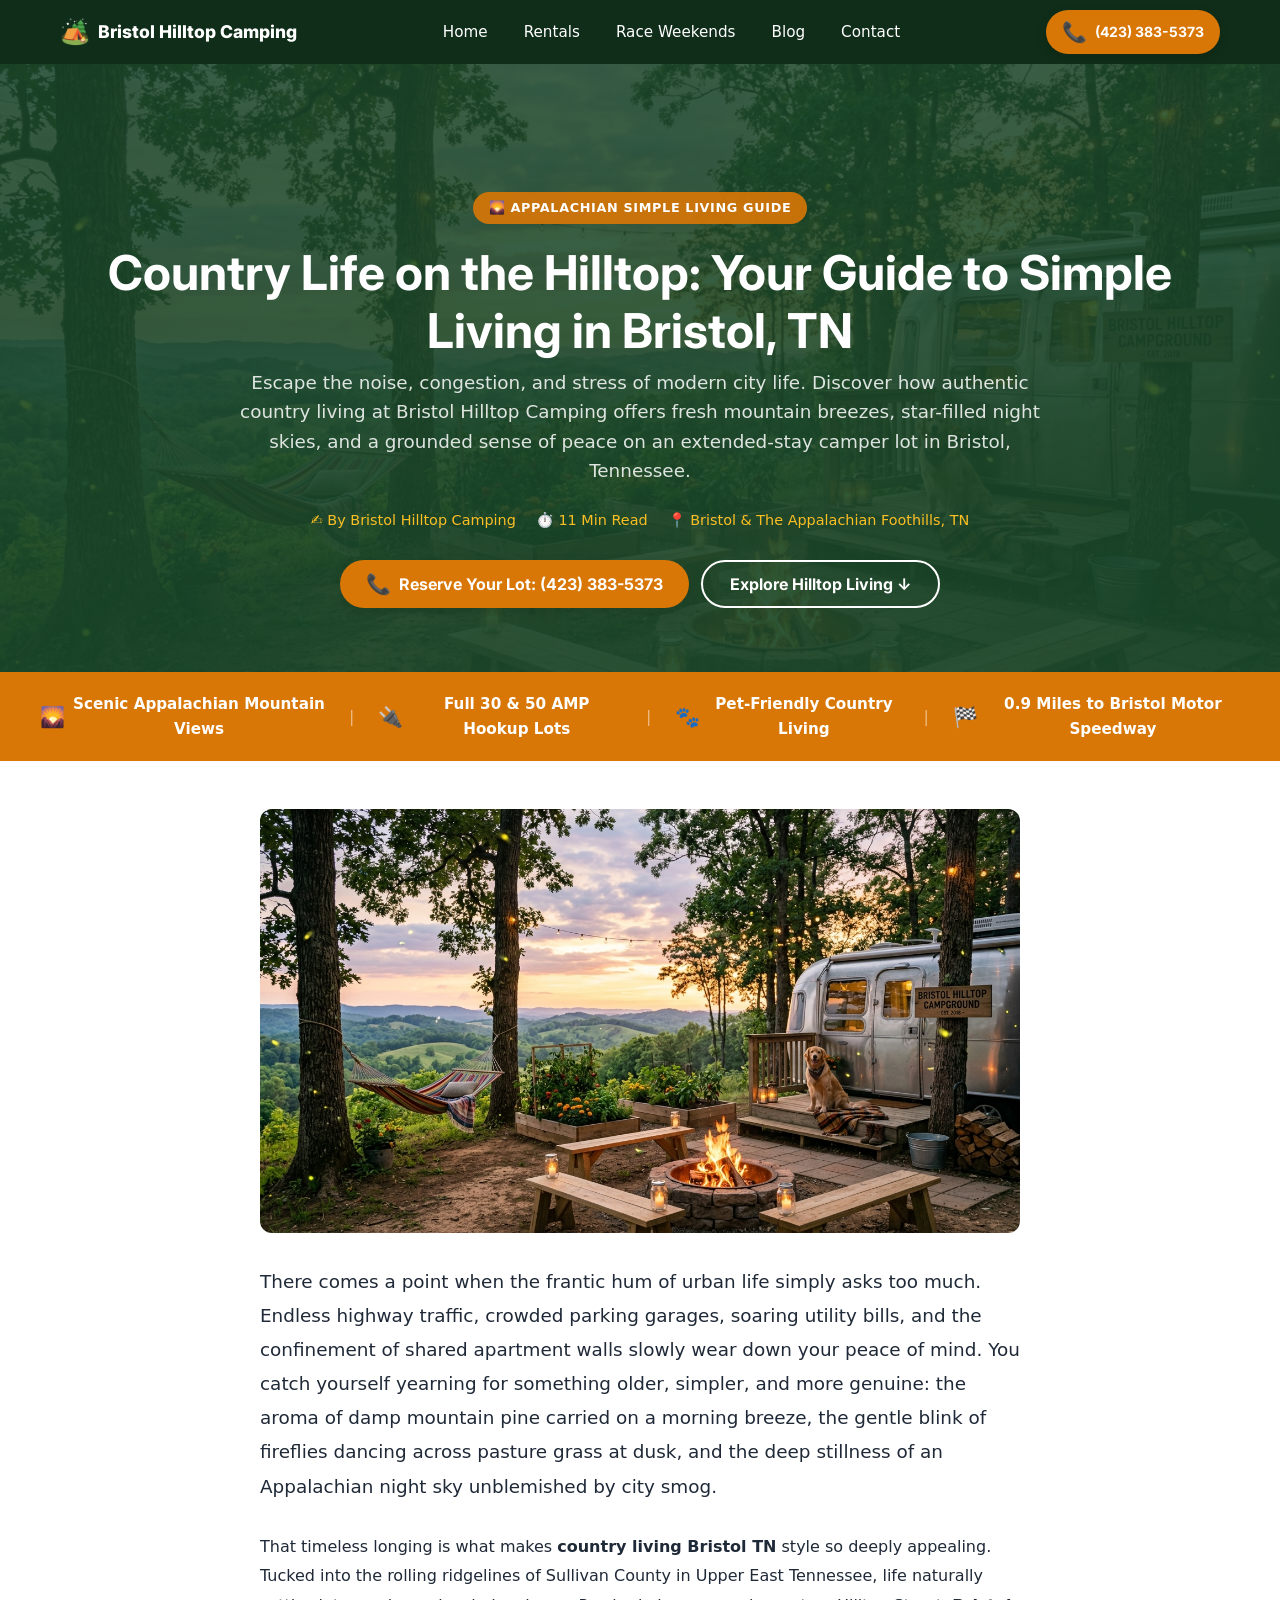
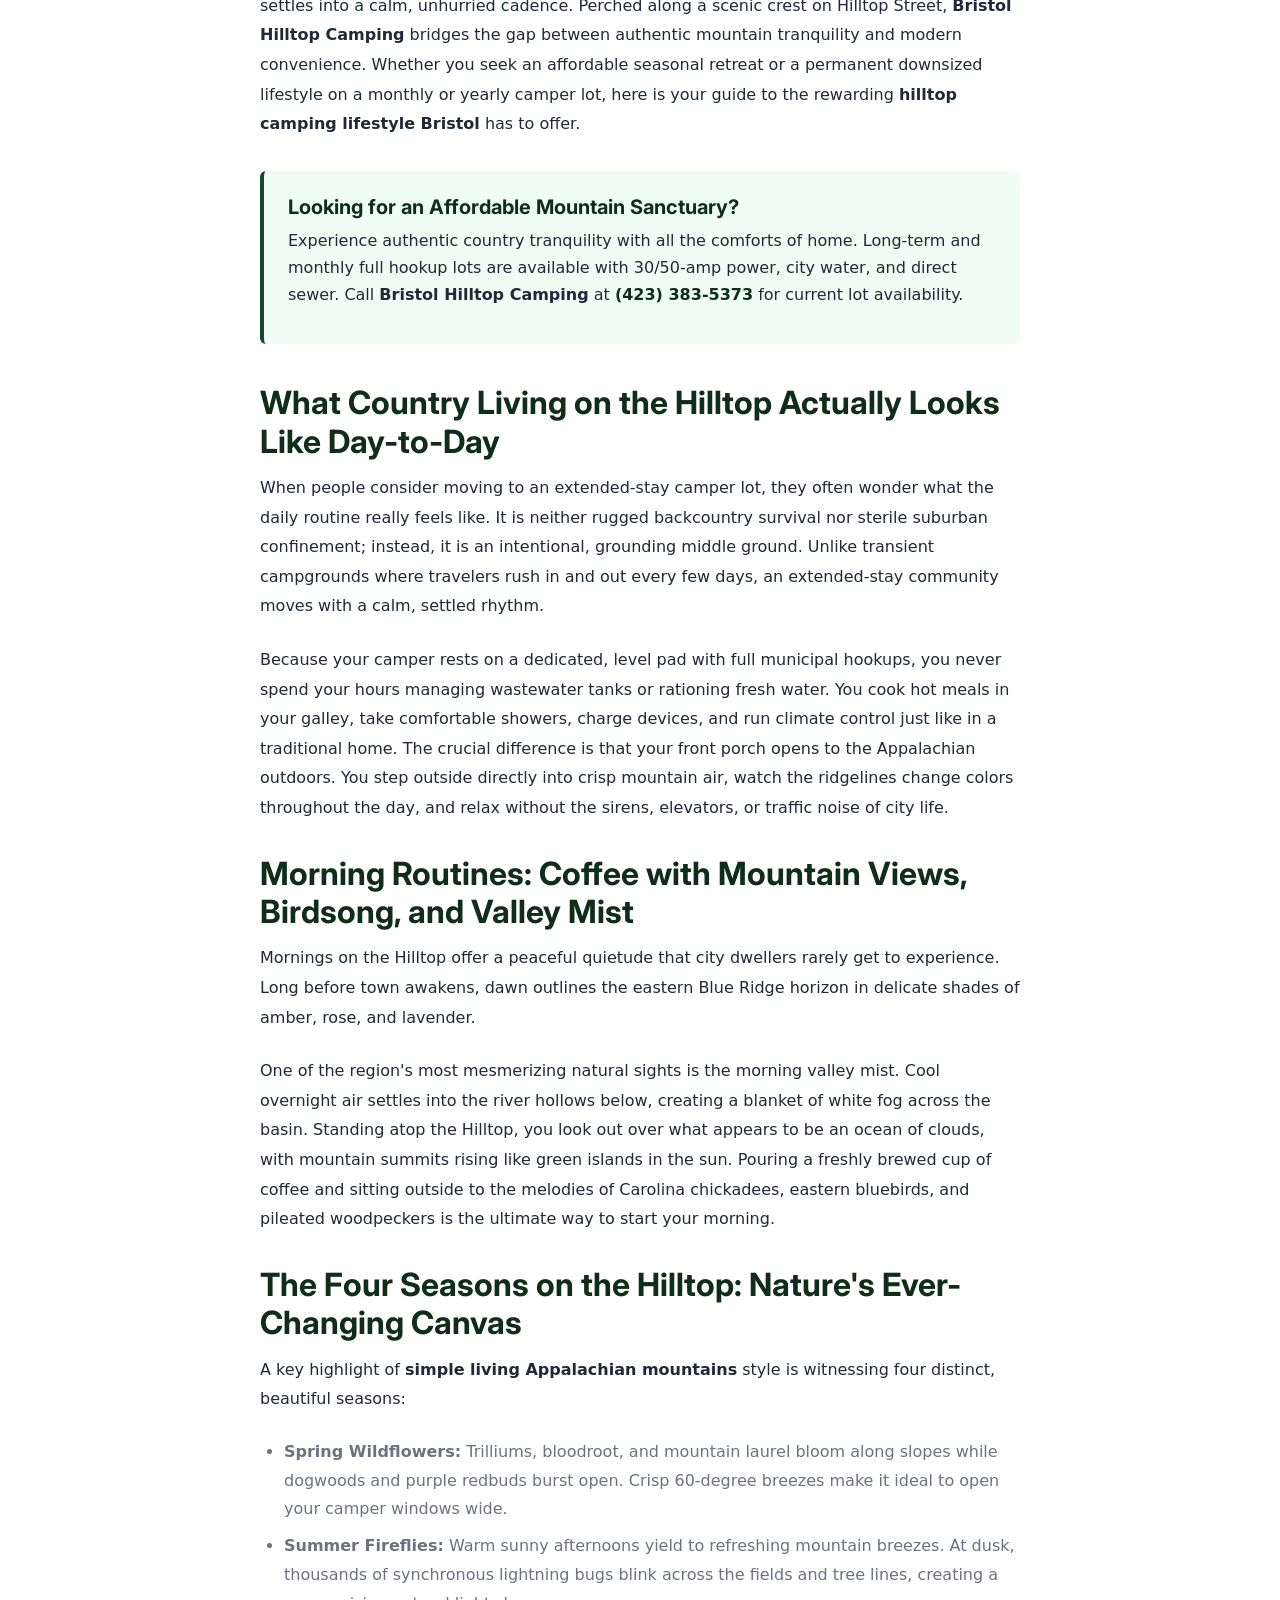
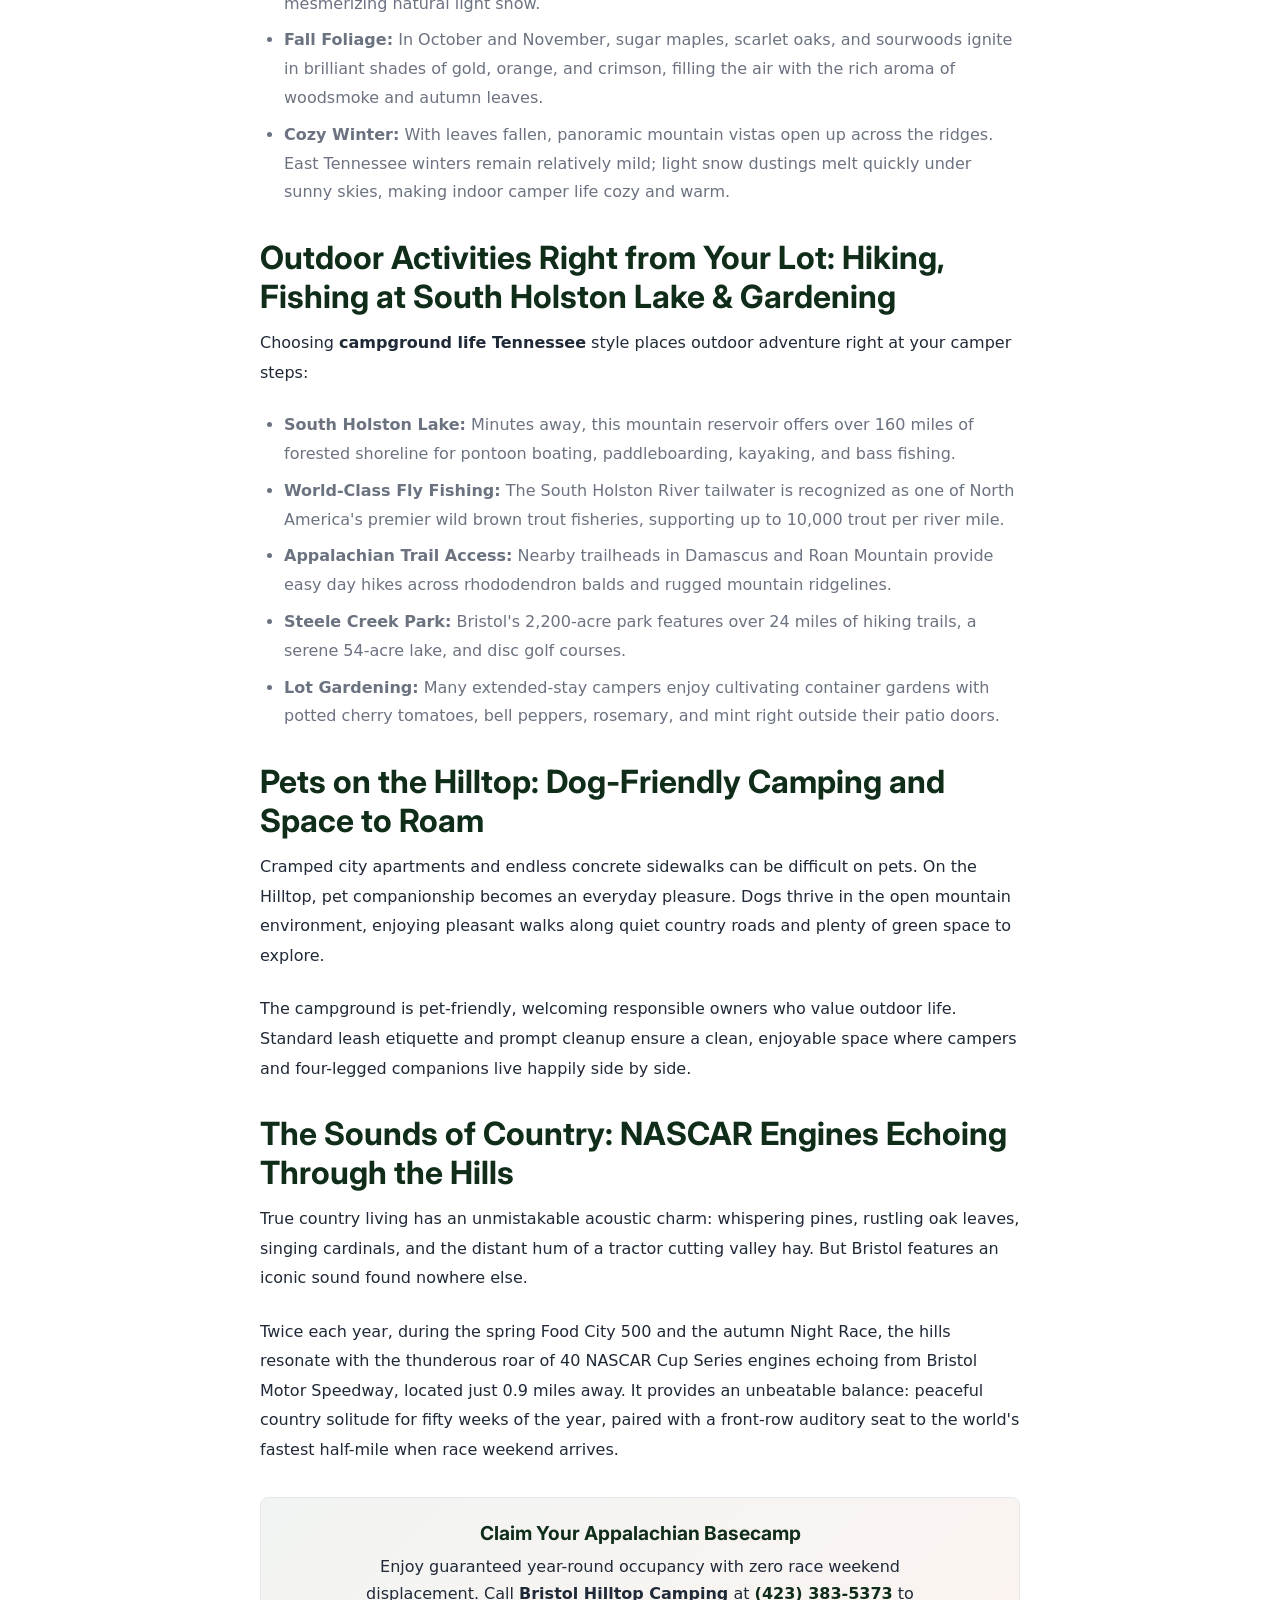
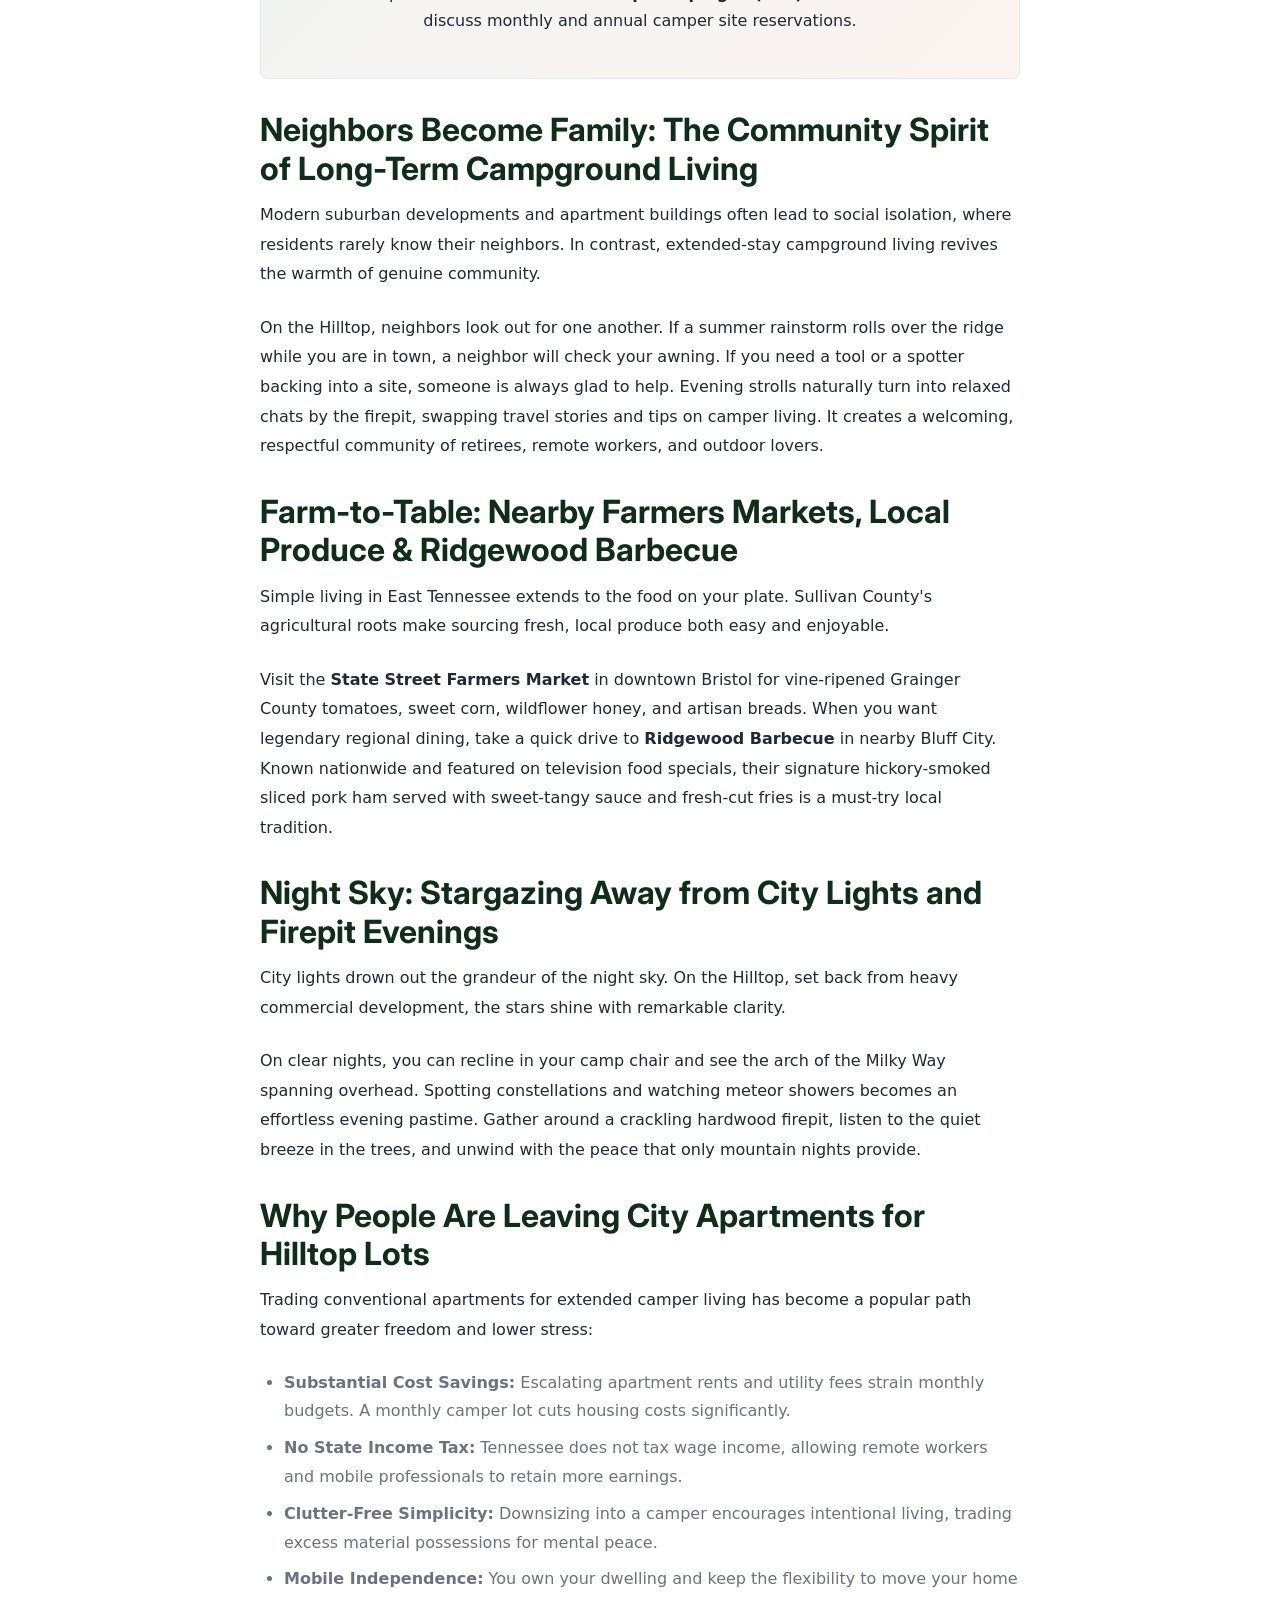
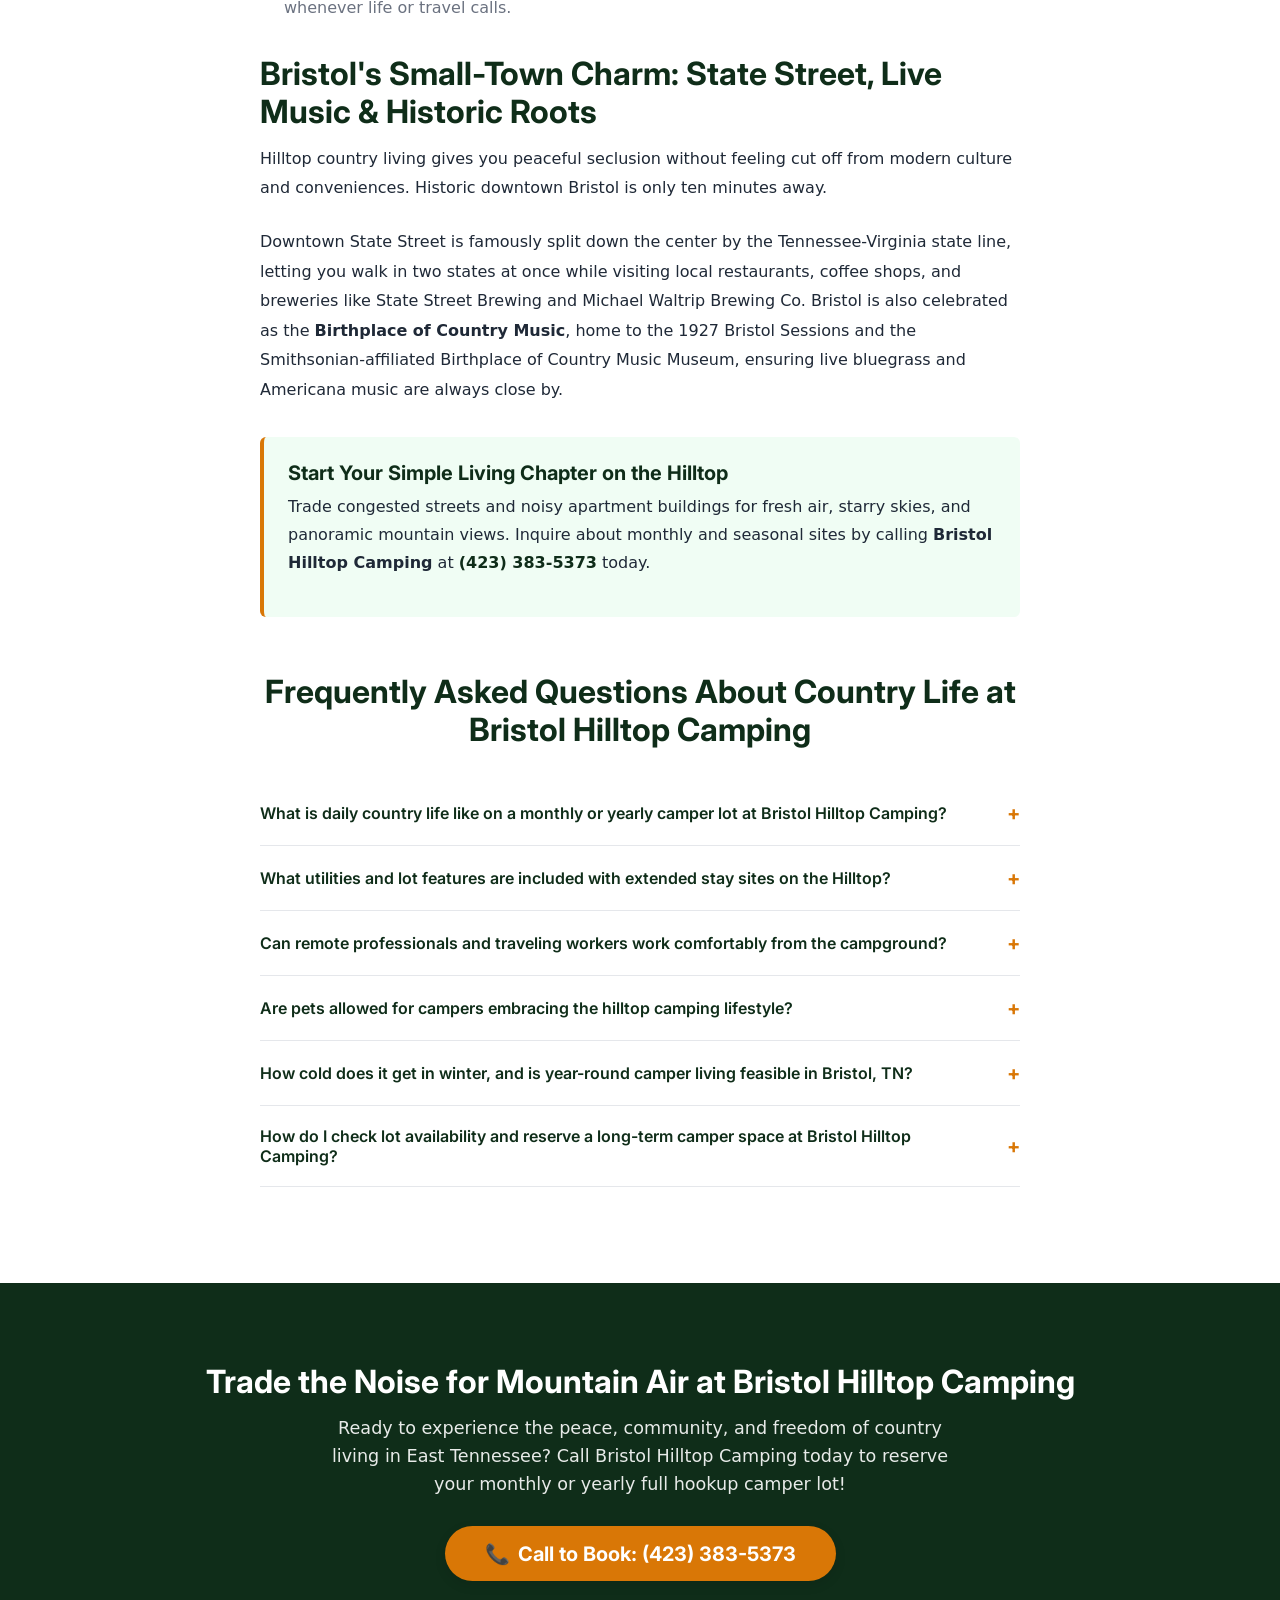
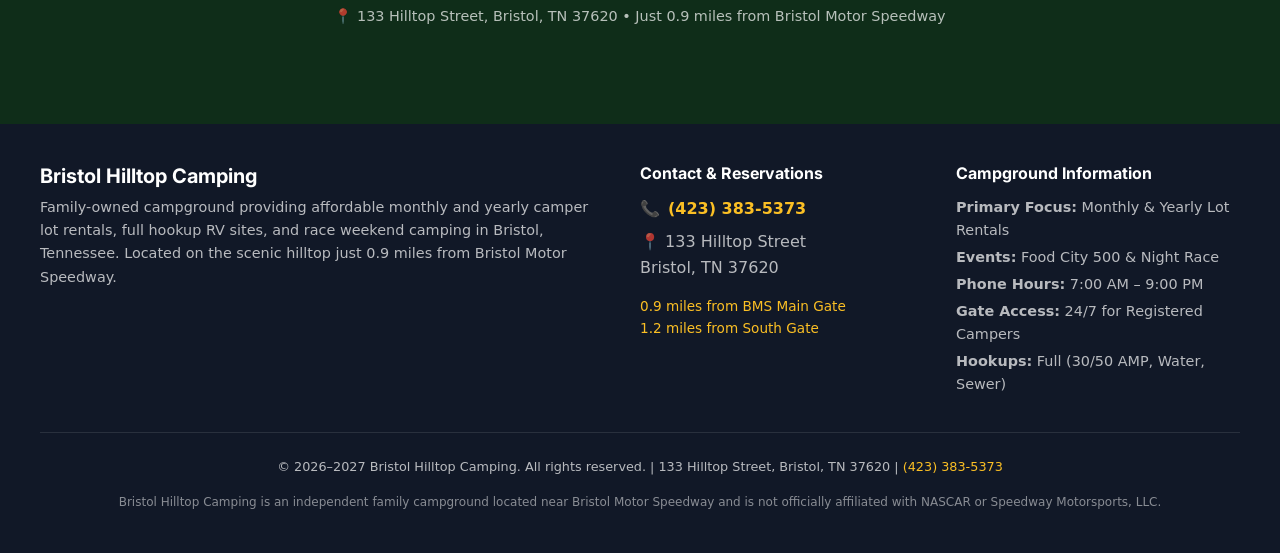
<file: blog/country-life-hilltop-bristol-tn.html>
<!DOCTYPE html>
<html lang="en">
<head>
  <meta charset="UTF-8">
  <meta name="viewport" content="width=device-width, initial-scale=1.0">
  <meta http-equiv="X-UA-Compatible" content="IE=edge">

  <!-- Primary SEO Meta Tags -->
  <title>Country Life on the Hilltop: Your Guide to Simple Living in Bristol, TN</title>
  <meta name="description" content="Experience authentic country living at Bristol Hilltop Camping. Fireflies, mountain sunsets, fresh air, and a slower pace of life — all on a monthly or yearly camper lot in the Appalachian foothills of Bristol, Tennessee.">
  <meta name="keywords" content="country living Bristol TN, simple living Appalachian mountains, campground life Tennessee, hilltop camping lifestyle Bristol, RV living East Tennessee, long term camping Bristol TN, Bristol Hilltop Camping">
  <meta name="robots" content="index, follow">
  <meta name="author" content="Bristol Hilltop Camping">
  <link rel="canonical" href="https://bristolhilltopcamping.com/blog/country-life-hilltop-bristol-tn.html">

  <!-- Open Graph / Facebook -->
  <meta property="og:type" content="article">
  <meta property="og:url" content="https://bristolhilltopcamping.com/blog/country-life-hilltop-bristol-tn.html">
  <meta property="og:title" content="Country Life on the Hilltop: Your Guide to Simple Living in Bristol, TN">
  <meta property="og:description" content="Experience authentic country living at Bristol Hilltop Camping. Fireflies, mountain sunsets, fresh air, and a slower pace of life — all on a monthly or yearly camper lot in the Appalachian foothills of Bristol, Tennessee.">
  <meta property="og:image" content="https://bristolhilltopcamping.com/images/blog-country-life.jpg">
  <meta property="og:image:width" content="1200">
  <meta property="og:image:height" content="630">
  <meta property="og:locale" content="en_US">
  <meta property="og:site_name" content="Bristol Hilltop Camping">
  <meta property="article:published_time" content="2026-09-15T08:00:00-04:00">
  <meta property="article:modified_time" content="2026-09-15T08:00:00-04:00">
  <meta property="article:section" content="Country Living &amp; Camper Lifestyle">

  <!-- Twitter Card -->
  <meta name="twitter:card" content="summary_large_image">
  <meta name="twitter:url" content="https://bristolhilltopcamping.com/blog/country-life-hilltop-bristol-tn.html">
  <meta name="twitter:title" content="Country Life on the Hilltop: Your Guide to Simple Living in Bristol, TN">
  <meta name="twitter:description" content="Experience authentic country living at Bristol Hilltop Camping. Fireflies, mountain sunsets, fresh air, and a slower pace of life — all on a monthly or yearly camper lot in the Appalachian foothills of Bristol, Tennessee.">
  <meta name="twitter:image" content="https://bristolhilltopcamping.com/images/blog-country-life.jpg">

  <!-- Geo Tags for Local SEO -->
  <meta name="geo.region" content="US-TN">
  <meta name="geo.placename" content="Bristol, Tennessee">
  <meta name="geo.position" content="36.5218;-82.2575">
  <meta name="ICBM" content="36.5218, -82.2575">

  <!-- Fonts -->
  <link rel="preconnect" href="https://fonts.googleapis.com">
  <link rel="preconnect" href="https://fonts.gstatic.com" crossorigin>
  <link href="https://fonts.googleapis.com/css2?family=Inter:wght@400;500;600;700;800;900&display=swap" rel="stylesheet">

  <!-- Shared Stylesheet -->
  <link rel="stylesheet" href="../css/styles.css">

  <!-- JSON-LD Structured Data: Article, Campground & FAQPage -->
  <script type="application/ld+json">
  {
    "@context": "https://schema.org",
    "@graph": [
      {
        "@type": "Article",
        "@id": "https://bristolhilltopcamping.com/blog/country-life-hilltop-bristol-tn.html#article",
        "isPartOf": {
          "@type": "WebSite",
          "@id": "https://bristolhilltopcamping.com/#website",
          "name": "Bristol Hilltop Camping",
          "url": "https://bristolhilltopcamping.com/"
        },
        "headline": "Country Life on the Hilltop: Your Guide to Simple Living in Bristol, TN",
        "description": "Experience authentic country living at Bristol Hilltop Camping. Fireflies, mountain sunsets, fresh air, and a slower pace of life — all on a monthly or yearly camper lot in the Appalachian foothills of Bristol, Tennessee.",
        "image": "https://bristolhilltopcamping.com/images/blog-country-life.jpg",
        "datePublished": "2026-09-15T08:00:00-04:00",
        "dateModified": "2026-09-15T08:00:00-04:00",
        "mainEntityOfPage": "https://bristolhilltopcamping.com/blog/country-life-hilltop-bristol-tn.html",
        "author": {
          "@type": "Organization",
          "name": "Bristol Hilltop Camping",
          "url": "https://bristolhilltopcamping.com/"
        },
        "publisher": {
          "@type": "Organization",
          "name": "Bristol Hilltop Camping",
          "url": "https://bristolhilltopcamping.com/",
          "logo": {
            "@type": "ImageObject",
            "url": "https://bristolhilltopcamping.com/images/social-share.jpg"
          }
        },
        "articleSection": "Country Living & Camper Lifestyle",
        "keywords": "country living Bristol TN, simple living Appalachian mountains, campground life Tennessee, hilltop camping lifestyle Bristol"
      },
      {
        "@type": "Campground",
        "@id": "https://bristolhilltopcamping.com/#campground",
        "name": "Bristol Hilltop Camping",
        "image": "https://bristolhilltopcamping.com/images/blog-country-life.jpg",
        "url": "https://bristolhilltopcamping.com/",
        "telephone": "+1-423-383-5373",
        "priceRange": "$$",
        "address": {
          "@type": "PostalAddress",
          "streetAddress": "133 Hilltop Street",
          "addressLocality": "Bristol",
          "addressRegion": "TN",
          "postalCode": "37620",
          "addressCountry": "US"
        },
        "geo": {
          "@type": "GeoCoordinates",
          "latitude": 36.5218,
          "longitude": -82.2575
        }
      },
      {
        "@type": "FAQPage",
        "@id": "https://bristolhilltopcamping.com/blog/country-life-hilltop-bristol-tn.html#faq",
        "mainEntity": [
          {
            "@type": "Question",
            "name": "What is daily country life like on a monthly or yearly camper lot at Bristol Hilltop Camping?",
            "acceptedAnswer": {
              "@type": "Answer",
              "text": "Daily country life on the Hilltop is defined by quiet mountain mornings, open Appalachian vistas, fresh breezes, and a peaceful, self-paced routine. Residents wake up to birdsong and drifting valley fog, enjoy morning coffee with panoramic ridge views, and unwind around evening campfires under clear starry skies. It provides all the serenity of rural homesteading combined with modern full-hookup conveniences."
            }
          },
          {
            "@type": "Question",
            "name": "What utilities and lot features are included with extended stay sites on the Hilltop?",
            "acceptedAnswer": {
              "@type": "Answer",
              "text": "Sites are equipped with heavy-duty 30-amp and 50-amp electrical pedestals, continuous pressurized municipal drinking water, dedicated in-ground sewer hookups, and on-site trash disposal. Sites are level, spacious, and engineered to comfortably accommodate motorhomes, travel trailers, and fifth wheels alongside tow vehicles."
            }
          },
          {
            "@type": "Question",
            "name": "Can remote professionals and traveling workers work comfortably from the campground?",
            "acceptedAnswer": {
              "@type": "Answer",
              "text": "Yes. The elevated ridge location provides clear lines of sight to cellular towers and unobstructed southern skies, making cellular hotspots and satellite internet systems like Starlink exceptionally fast and reliable. Many residents work full-time corporate, freelance, or remote positions while enjoying the peaceful Appalachian mountains."
            }
          },
          {
            "@type": "Question",
            "name": "Are pets allowed for campers embracing the hilltop camping lifestyle?",
            "acceptedAnswer": {
              "@type": "Answer",
              "text": "Yes, pets are warmly welcomed. Dogs and cats flourish in the open mountain environment, enjoying pleasant morning walks along peaceful roads and ample green space compared to cramped urban apartments. Campers are simply asked to keep pets on a leash and clean up after them."
            }
          },
          {
            "@type": "Question",
            "name": "How cold does it get in winter, and is year-round camper living feasible in Bristol, TN?",
            "acceptedAnswer": {
              "@type": "Answer",
              "text": "East Tennessee enjoys a moderate four-season mountain climate. While winters bring crisp freezing nights and occasional light snow dustings across the ridges, prolonged sub-zero deep freezes are rare. With standard RV winter prep—such as a heated freshwater hose, RV skirt, and supplemental ceramic or propane heat—year-round country living on the Hilltop is comfortable and enjoyable."
            }
          },
          {
            "@type": "Question",
            "name": "How do I check lot availability and reserve a long-term camper space at Bristol Hilltop Camping?",
            "acceptedAnswer": {
              "@type": "Answer",
              "text": "Reserving your monthly or yearly camper lot is simple. Call Bristol Hilltop Camping directly at (423) 383-5373. Our friendly on-site team will review your camper dimensions, electrical requirements (30 or 50 amp), and desired move-in date to help you secure the ideal hilltop site."
            }
          }
        ]
      }
    ]
  }
  </script>

  <!-- JavaScript -->
  <script src="../js/main.js" defer></script>
  <script src="../js/analytics.js" defer></script>
</head>
<body>
  <!-- Accessibility Skip Link -->
  <a href="#main-content" class="skip-link">Skip to main content</a>

  <!-- Header & Navigation -->
  <header class="header">
    <div class="header__inner">
      <a href="../index.html" class="header__logo" aria-label="Bristol Hilltop Camping Home">
        <span class="header__logo-icon">🏕️</span>
        <span>Bristol Hilltop Camping</span>
      </a>
      <nav class="nav" aria-label="Main Navigation">
        <ul class="nav__list">
          <li><a href="../index.html" class="nav__link">Home</a></li>
          <li><a href="../index.html#rentals" class="nav__link">Rentals</a></li>
          <li><a href="../index.html#race-weekends" class="nav__link">Race Weekends</a></li>
          <li><a href="index.html" class="nav__link">Blog</a></li>
          <li><a href="../index.html#faq" class="nav__link">Contact</a></li>
        </ul>
      </nav>
      <a href="tel:+14233835373" class="btn btn--call btn--sm header__cta" aria-label="Call Bristol Hilltop Camping">
        <span class="btn__icon">📞</span>
        <span>(423) 383-5373</span>
      </a>
      <button class="header__toggle" aria-label="Toggle navigation menu" aria-expanded="false">&#9776;</button>
    </div>
  </header>

  <!-- Main Content Area -->
  <main id="main-content">
    <article>
      <!-- Blog Hero Section -->
      <section class="event-hero" aria-label="Blog Header" style="background: linear-gradient(rgba(26,71,42,0.85), rgba(26,71,42,0.92)), url('../images/blog-country-life.jpg') center/cover no-repeat;">
        <div class="container">
          <div class="hero__badge">🌄 Appalachian Simple Living Guide</div>
          <h1>Country Life on the Hilltop: Your Guide to Simple Living in Bristol, TN</h1>
          <p style="font-size: 1.15rem; max-width: 820px; margin: 0 auto 1.5rem; line-height: 1.6;">
            Escape the noise, congestion, and stress of modern city life. Discover how authentic country living at Bristol Hilltop Camping offers fresh mountain breezes, star-filled night skies, and a grounded sense of peace on an extended-stay camper lot in Bristol, Tennessee.
          </p>
          <div style="display: flex; flex-wrap: wrap; justify-content: center; gap: 1.25rem; font-size: 0.9rem; color: var(--color-accent-light); margin-bottom: 1.75rem;">
            <span>✍️ By Bristol Hilltop Camping</span>
            <span>⏱️ 11 Min Read</span>
            <span>📍 Bristol &amp; The Appalachian Foothills, TN</span>
          </div>
          <div class="hero__ctas">
            <a href="tel:+14233835373" class="btn btn--call">
              <span class="btn__icon">📞</span>
              <span>Reserve Your Lot: (423) 383-5373</span>
            </a>
            <a href="#article-body" class="btn btn--outline">
              <span>Explore Hilltop Living ↓</span>
            </a>
          </div>
        </div>
      </section>

      <!-- Proximity & Highlights Banner -->
      <section class="proximity" aria-label="Campground highlights">
        <div class="proximity__content">
          <div class="proximity__item">
            <span class="proximity__icon">🌄</span>
            <span>Scenic Appalachian Mountain Views</span>
          </div>
          <span class="proximity__divider">|</span>
          <div class="proximity__item">
            <span class="proximity__icon">🔌</span>
            <span>Full 30 &amp; 50 AMP Hookup Lots</span>
          </div>
          <span class="proximity__divider">|</span>
          <div class="proximity__item">
            <span class="proximity__icon">🐾</span>
            <span>Pet-Friendly Country Living</span>
          </div>
          <span class="proximity__divider">|</span>
          <div class="proximity__item">
            <span class="proximity__icon">🏁</span>
            <span>0.9 Miles to Bristol Motor Speedway</span>
          </div>
        </div>
      </section>

      <!-- Main Blog Content -->
      <div class="event-content" id="article-body">
        <img src="../images/blog-country-life.jpg" alt="Panoramic view of country life on the hilltop overlooking rolling Appalachian mountains and mist in Bristol Tennessee" loading="lazy" style="width: 100%; border-radius: 12px; margin-bottom: 2rem;">

        <!-- INTRODUCTORY SECTION -->
        <p style="font-size: 1.15rem; line-height: 1.85; color: var(--color-text-dark); margin-bottom: 1.75rem;">
          There comes a point when the frantic hum of urban life simply asks too much. Endless highway traffic, crowded parking garages, soaring utility bills, and the confinement of shared apartment walls slowly wear down your peace of mind. You catch yourself yearning for something older, simpler, and more genuine: the aroma of damp mountain pine carried on a morning breeze, the gentle blink of fireflies dancing across pasture grass at dusk, and the deep stillness of an Appalachian night sky unblemished by city smog.
        </p>

        <p style="line-height: 1.85; margin-bottom: 2rem;">
          That timeless longing is what makes <strong>country living Bristol TN</strong> style so deeply appealing. Tucked into the rolling ridgelines of Sullivan County in Upper East Tennessee, life naturally settles into a calm, unhurried cadence. Perched along a scenic crest on Hilltop Street, <strong>Bristol Hilltop Camping</strong> bridges the gap between authentic mountain tranquility and modern convenience. Whether you seek an affordable seasonal retreat or a permanent downsized lifestyle on a monthly or yearly camper lot, here is your guide to the rewarding <strong>hilltop camping lifestyle Bristol</strong> has to offer.
        </p>

        <!-- CTA MENTION 1 -->
        <div style="background: var(--color-bg-alt); border-left: 4px solid var(--color-primary); padding: 1.5rem; margin-bottom: 2.5rem; border-radius: 6px;">
          <h3 style="margin-top: 0; color: var(--color-primary-dark); font-size: 1.25rem;">Looking for an Affordable Mountain Sanctuary?</h3>
          <p style="margin-bottom: 0.75rem; line-height: 1.7;">
            Experience authentic country tranquility with all the comforts of home. Long-term and monthly full hookup lots are available with 30/50-amp power, city water, and direct sewer. Call <strong>Bristol Hilltop Camping</strong> at <a href="tel:+14233835373" style="font-weight: 700; color: var(--color-primary-dark);">(423) 383-5373</a> for current lot availability.
          </p>
        </div>

        <!-- SECTION 1: WHAT COUNTRY LIVING ON THE HILLTOP ACTUALLY LOOKS LIKE -->
        <h2>What Country Living on the Hilltop Actually Looks Like Day-to-Day</h2>
        <p style="line-height: 1.85; margin-bottom: 1.5rem;">
          When people consider moving to an extended-stay camper lot, they often wonder what the daily routine really feels like. It is neither rugged backcountry survival nor sterile suburban confinement; instead, it is an intentional, grounding middle ground. Unlike transient campgrounds where travelers rush in and out every few days, an extended-stay community moves with a calm, settled rhythm.
        </p>
        <p style="line-height: 1.85; margin-bottom: 2rem;">
          Because your camper rests on a dedicated, level pad with full municipal hookups, you never spend your hours managing wastewater tanks or rationing fresh water. You cook hot meals in your galley, take comfortable showers, charge devices, and run climate control just like in a traditional home. The crucial difference is that your front porch opens to the Appalachian outdoors. You step outside directly into crisp mountain air, watch the ridgelines change colors throughout the day, and relax without the sirens, elevators, or traffic noise of city life.
        </p>

        <!-- SECTION 2: MORNING ROUTINES -->
        <h2>Morning Routines: Coffee with Mountain Views, Birdsong, and Valley Mist</h2>
        <p style="line-height: 1.85; margin-bottom: 1.5rem;">
          Mornings on the Hilltop offer a peaceful quietude that city dwellers rarely get to experience. Long before town awakens, dawn outlines the eastern Blue Ridge horizon in delicate shades of amber, rose, and lavender.
        </p>
        <p style="line-height: 1.85; margin-bottom: 2rem;">
          One of the region's most mesmerizing natural sights is the morning valley mist. Cool overnight air settles into the river hollows below, creating a blanket of white fog across the basin. Standing atop the Hilltop, you look out over what appears to be an ocean of clouds, with mountain summits rising like green islands in the sun. Pouring a freshly brewed cup of coffee and sitting outside to the melodies of Carolina chickadees, eastern bluebirds, and pileated woodpeckers is the ultimate way to start your morning.
        </p>

        <!-- SECTION 3: THE FOUR SEASONS ON THE HILLTOP -->
        <h2>The Four Seasons on the Hilltop: Nature's Ever-Changing Canvas</h2>
        <p style="line-height: 1.85; margin-bottom: 1.5rem;">
          A key highlight of <strong>simple living Appalachian mountains</strong> style is witnessing four distinct, beautiful seasons:
        </p>
        <ul style="line-height: 1.8; margin-bottom: 2rem;">
          <li><strong>Spring Wildflowers:</strong> Trilliums, bloodroot, and mountain laurel bloom along slopes while dogwoods and purple redbuds burst open. Crisp 60-degree breezes make it ideal to open your camper windows wide.</li>
          <li><strong>Summer Fireflies:</strong> Warm sunny afternoons yield to refreshing mountain breezes. At dusk, thousands of synchronous lightning bugs blink across the fields and tree lines, creating a mesmerizing natural light show.</li>
          <li><strong>Fall Foliage:</strong> In October and November, sugar maples, scarlet oaks, and sourwoods ignite in brilliant shades of gold, orange, and crimson, filling the air with the rich aroma of woodsmoke and autumn leaves.</li>
          <li><strong>Cozy Winter:</strong> With leaves fallen, panoramic mountain vistas open up across the ridges. East Tennessee winters remain relatively mild; light snow dustings melt quickly under sunny skies, making indoor camper life cozy and warm.</li>
        </ul>

        <!-- SECTION 4: OUTDOOR ACTIVITIES RIGHT FROM YOUR LOT -->
        <h2>Outdoor Activities Right from Your Lot: Hiking, Fishing at South Holston Lake &amp; Gardening</h2>
        <p style="line-height: 1.85; margin-bottom: 1.5rem;">
          Choosing <strong>campground life Tennessee</strong> style places outdoor adventure right at your camper steps:
        </p>
        <ul style="line-height: 1.8; margin-bottom: 2rem;">
          <li><strong>South Holston Lake:</strong> Minutes away, this mountain reservoir offers over 160 miles of forested shoreline for pontoon boating, paddleboarding, kayaking, and bass fishing.</li>
          <li><strong>World-Class Fly Fishing:</strong> The South Holston River tailwater is recognized as one of North America's premier wild brown trout fisheries, supporting up to 10,000 trout per river mile.</li>
          <li><strong>Appalachian Trail Access:</strong> Nearby trailheads in Damascus and Roan Mountain provide easy day hikes across rhododendron balds and rugged mountain ridgelines.</li>
          <li><strong>Steele Creek Park:</strong> Bristol's 2,200-acre park features over 24 miles of hiking trails, a serene 54-acre lake, and disc golf courses.</li>
          <li><strong>Lot Gardening:</strong> Many extended-stay campers enjoy cultivating container gardens with potted cherry tomatoes, bell peppers, rosemary, and mint right outside their patio doors.</li>
        </ul>

        <!-- SECTION 5: PETS ON THE HILLTOP -->
        <h2>Pets on the Hilltop: Dog-Friendly Camping and Space to Roam</h2>
        <p style="line-height: 1.85; margin-bottom: 1.5rem;">
          Cramped city apartments and endless concrete sidewalks can be difficult on pets. On the Hilltop, pet companionship becomes an everyday pleasure. Dogs thrive in the open mountain environment, enjoying pleasant walks along quiet country roads and plenty of green space to explore.
        </p>
        <p style="line-height: 1.85; margin-bottom: 2rem;">
          The campground is pet-friendly, welcoming responsible owners who value outdoor life. Standard leash etiquette and prompt cleanup ensure a clean, enjoyable space where campers and four-legged companions live happily side by side.
        </p>

        <!-- SECTION 6: THE SOUNDS OF COUNTRY & NASCAR THUNDER -->
        <h2>The Sounds of Country: NASCAR Engines Echoing Through the Hills</h2>
        <p style="line-height: 1.85; margin-bottom: 1.5rem;">
          True country living has an unmistakable acoustic charm: whispering pines, rustling oak leaves, singing cardinals, and the distant hum of a tractor cutting valley hay. But Bristol features an iconic sound found nowhere else.
        </p>
        <p style="line-height: 1.85; margin-bottom: 2rem;">
          Twice each year, during the spring Food City 500 and the autumn Night Race, the hills resonate with the thunderous roar of 40 NASCAR Cup Series engines echoing from Bristol Motor Speedway, located just 0.9 miles away. It provides an unbeatable balance: peaceful country solitude for fifty weeks of the year, paired with a front-row auditory seat to the world's fastest half-mile when race weekend arrives.
        </p>

        <!-- CTA MENTION 2 -->
        <div style="background: linear-gradient(135deg, rgba(26,71,42,0.06), rgba(194,65,12,0.06)); border: 1px solid var(--color-border); border-radius: 8px; padding: 1.5rem; margin: 2rem 0; text-align: center;">
          <h3 style="color: var(--color-primary-dark); margin-top: 0; font-size: 1.2rem;">Claim Your Appalachian Basecamp</h3>
          <p style="max-width: 580px; margin: 0.5rem auto 1.25rem; line-height: 1.7;">
            Enjoy guaranteed year-round occupancy with zero race weekend displacement. Call <strong>Bristol Hilltop Camping</strong> at <a href="tel:+14233835373" style="font-weight: 700; color: var(--color-primary-dark);">(423) 383-5373</a> to discuss monthly and annual camper site reservations.
          </p>
        </div>

        <!-- SECTION 7: NEIGHBORS BECOME FAMILY -->
        <h2>Neighbors Become Family: The Community Spirit of Long-Term Campground Living</h2>
        <p style="line-height: 1.85; margin-bottom: 1.5rem;">
          Modern suburban developments and apartment buildings often lead to social isolation, where residents rarely know their neighbors. In contrast, extended-stay campground living revives the warmth of genuine community.
        </p>
        <p style="line-height: 1.85; margin-bottom: 2rem;">
          On the Hilltop, neighbors look out for one another. If a summer rainstorm rolls over the ridge while you are in town, a neighbor will check your awning. If you need a tool or a spotter backing into a site, someone is always glad to help. Evening strolls naturally turn into relaxed chats by the firepit, swapping travel stories and tips on camper living. It creates a welcoming, respectful community of retirees, remote workers, and outdoor lovers.
        </p>

        <!-- SECTION 8: FARM-TO-TABLE LIVING -->
        <h2>Farm-to-Table: Nearby Farmers Markets, Local Produce &amp; Ridgewood Barbecue</h2>
        <p style="line-height: 1.85; margin-bottom: 1.5rem;">
          Simple living in East Tennessee extends to the food on your plate. Sullivan County's agricultural roots make sourcing fresh, local produce both easy and enjoyable.
        </p>
        <p style="line-height: 1.85; margin-bottom: 2rem;">
          Visit the <strong>State Street Farmers Market</strong> in downtown Bristol for vine-ripened Grainger County tomatoes, sweet corn, wildflower honey, and artisan breads. When you want legendary regional dining, take a quick drive to <strong>Ridgewood Barbecue</strong> in nearby Bluff City. Known nationwide and featured on television food specials, their signature hickory-smoked sliced pork ham served with sweet-tangy sauce and fresh-cut fries is a must-try local tradition.
        </p>

        <!-- SECTION 9: THE NIGHT SKY -->
        <h2>Night Sky: Stargazing Away from City Lights and Firepit Evenings</h2>
        <p style="line-height: 1.85; margin-bottom: 1.5rem;">
          City lights drown out the grandeur of the night sky. On the Hilltop, set back from heavy commercial development, the stars shine with remarkable clarity.
        </p>
        <p style="line-height: 1.85; margin-bottom: 2rem;">
          On clear nights, you can recline in your camp chair and see the arch of the Milky Way spanning overhead. Spotting constellations and watching meteor showers becomes an effortless evening pastime. Gather around a crackling hardwood firepit, listen to the quiet breeze in the trees, and unwind with the peace that only mountain nights provide.
        </p>

        <!-- SECTION 10: WHY PEOPLE ARE LEAVING CITY APARTMENTS -->
        <h2>Why People Are Leaving City Apartments for Hilltop Lots</h2>
        <p style="line-height: 1.85; margin-bottom: 1.5rem;">
          Trading conventional apartments for extended camper living has become a popular path toward greater freedom and lower stress:
        </p>
        <ul style="line-height: 1.8; margin-bottom: 2rem;">
          <li><strong>Substantial Cost Savings:</strong> Escalating apartment rents and utility fees strain monthly budgets. A monthly camper lot cuts housing costs significantly.</li>
          <li><strong>No State Income Tax:</strong> Tennessee does not tax wage income, allowing remote workers and mobile professionals to retain more earnings.</li>
          <li><strong>Clutter-Free Simplicity:</strong> Downsizing into a camper encourages intentional living, trading excess material possessions for mental peace.</li>
          <li><strong>Mobile Independence:</strong> You own your dwelling and keep the flexibility to move your home whenever life or travel calls.</li>
        </ul>

        <!-- SECTION 11: BRISTOL'S SMALL-TOWN CHARM -->
        <h2>Bristol's Small-Town Charm: State Street, Live Music &amp; Historic Roots</h2>
        <p style="line-height: 1.85; margin-bottom: 1.5rem;">
          Hilltop country living gives you peaceful seclusion without feeling cut off from modern culture and conveniences. Historic downtown Bristol is only ten minutes away.
        </p>
        <p style="line-height: 1.85; margin-bottom: 2rem;">
          Downtown State Street is famously split down the center by the Tennessee-Virginia state line, letting you walk in two states at once while visiting local restaurants, coffee shops, and breweries like State Street Brewing and Michael Waltrip Brewing Co. Bristol is also celebrated as the <strong>Birthplace of Country Music</strong>, home to the 1927 Bristol Sessions and the Smithsonian-affiliated Birthplace of Country Music Museum, ensuring live bluegrass and Americana music are always close by.
        </p>

        <!-- CTA MENTION 3 -->
        <div style="background: var(--color-bg-alt); border-left: 4px solid var(--color-accent); padding: 1.5rem; margin: 2rem 0; border-radius: 6px;">
          <h3 style="margin-top: 0; color: var(--color-primary-dark); font-size: 1.25rem;">Start Your Simple Living Chapter on the Hilltop</h3>
          <p style="line-height: 1.75; margin-bottom: 1rem;">
            Trade congested streets and noisy apartment buildings for fresh air, starry skies, and panoramic mountain views. Inquire about monthly and seasonal sites by calling <strong>Bristol Hilltop Camping</strong> at <a href="tel:+14233835373" style="font-weight: 700; color: var(--color-primary-dark);">(423) 383-5373</a> today.
          </p>
        </div>

        <!-- FREQUENTLY ASKED QUESTIONS SECTION -->
        <div class="faq" style="margin-top: 3.5rem;">
          <h2 style="text-align: center; margin-bottom: 2rem;">Frequently Asked Questions About Country Life at Bristol Hilltop Camping</h2>

          <div class="faq__item">
            <button class="faq__question" aria-expanded="false">
              <span>What is daily country life like on a monthly or yearly camper lot at Bristol Hilltop Camping?</span>
              <span class="faq__icon" aria-hidden="true">+</span>
            </button>
            <div class="faq__answer">
              <p>
                Daily country life on the Hilltop is defined by quiet mountain mornings, open Appalachian vistas, fresh breezes, and a peaceful, self-paced routine. Residents wake up to birdsong and drifting valley fog, enjoy morning coffee with panoramic ridge views, and unwind around evening campfires under clear starry skies. It provides all the serenity of rural homesteading combined with modern full-hookup conveniences.
              </p>
            </div>
          </div>

          <div class="faq__item">
            <button class="faq__question" aria-expanded="false">
              <span>What utilities and lot features are included with extended stay sites on the Hilltop?</span>
              <span class="faq__icon" aria-hidden="true">+</span>
            </button>
            <div class="faq__answer">
              <p>
                Sites are equipped with heavy-duty 30-amp and 50-amp electrical pedestals, continuous pressurized municipal drinking water, dedicated in-ground sewer hookups, and on-site trash disposal. Sites are level, spacious, and engineered to comfortably accommodate motorhomes, travel trailers, and fifth wheels alongside tow vehicles.
              </p>
            </div>
          </div>

          <div class="faq__item">
            <button class="faq__question" aria-expanded="false">
              <span>Can remote professionals and traveling workers work comfortably from the campground?</span>
              <span class="faq__icon" aria-hidden="true">+</span>
            </button>
            <div class="faq__answer">
              <p>
                Yes. The elevated ridge location provides clear lines of sight to cellular towers and unobstructed southern skies, making cellular hotspots and satellite internet systems like Starlink exceptionally fast and reliable. Many residents work full-time corporate, freelance, or remote positions while enjoying the peaceful Appalachian mountains.
              </p>
            </div>
          </div>

          <div class="faq__item">
            <button class="faq__question" aria-expanded="false">
              <span>Are pets allowed for campers embracing the hilltop camping lifestyle?</span>
              <span class="faq__icon" aria-hidden="true">+</span>
            </button>
            <div class="faq__answer">
              <p>
                Yes, pets are warmly welcomed. Dogs and cats flourish in the open mountain environment, enjoying pleasant morning walks along peaceful roads and ample green space compared to cramped urban apartments. Campers are simply asked to keep pets on a leash and clean up after them.
              </p>
            </div>
          </div>

          <div class="faq__item">
            <button class="faq__question" aria-expanded="false">
              <span>How cold does it get in winter, and is year-round camper living feasible in Bristol, TN?</span>
              <span class="faq__icon" aria-hidden="true">+</span>
            </button>
            <div class="faq__answer">
              <p>
                East Tennessee enjoys a moderate four-season mountain climate. While winters bring crisp freezing nights and occasional light snow dustings across the ridges, prolonged sub-zero deep freezes are rare. With standard RV winter prep—such as a heated freshwater hose, RV skirt, and supplemental ceramic or propane heat—year-round country living on the Hilltop is comfortable and enjoyable.
              </p>
            </div>
          </div>

          <!-- CTA MENTION 4 -->
          <div class="faq__item">
            <button class="faq__question" aria-expanded="false">
              <span>How do I check lot availability and reserve a long-term camper space at Bristol Hilltop Camping?</span>
              <span class="faq__icon" aria-hidden="true">+</span>
            </button>
            <div class="faq__answer">
              <p>
                Reserving your monthly or yearly camper lot is simple. Call <strong>Bristol Hilltop Camping</strong> directly at <a href="tel:+14233835373" style="font-weight: 700; color: var(--color-primary-dark);">(423) 383-5373</a>. Our friendly on-site team will review your camper dimensions, electrical requirements (30 or 50 amp), and desired move-in date to help you secure the ideal hilltop site.
              </p>
            </div>
          </div>
        </div>

      </div>
    </article>

    <!-- Bottom Call to Action Section -->
    <section class="section section--dark text-center fade-in" id="contact" style="margin-top: 3rem;">
      <div class="container">
        <h2>Trade the Noise for Mountain Air at Bristol Hilltop Camping</h2>
        <p style="max-width: 650px; margin: 0.75rem auto 1.75rem; color: rgba(255,255,255,0.9); font-size: 1.1rem;">
          Ready to experience the peace, community, and freedom of country living in East Tennessee? Call Bristol Hilltop Camping today to reserve your monthly or yearly full hookup camper lot!
        </p>
        <div style="display: flex; flex-direction: column; align-items: center; gap: 1rem; justify-content: center;">
          <a href="tel:+14233835373" class="btn btn--call" style="font-size: 1.25rem; padding: 1.1rem 2.5rem;">
            <span class="btn__icon">📞</span>
            <span>Call to Book: (423) 383-5373</span>
          </a>
          <p style="font-size: 0.9rem; color: rgba(255,255,255,0.7); margin-top: 0.5rem;">
            📍 133 Hilltop Street, Bristol, TN 37620 • Just 0.9 miles from Bristol Motor Speedway
          </p>
        </div>
      </div>
    </section>
  </main>

  <!-- Footer with Full NAP Information -->
  <footer class="footer">
    <div class="footer__grid">
      <div class="footer__brand">
        <h3>Bristol Hilltop Camping</h3>
        <p>
          Family-owned campground providing affordable monthly and yearly camper lot rentals, full hookup RV sites, and race weekend camping in Bristol, Tennessee. Located on the scenic hilltop just 0.9 miles from Bristol Motor Speedway.
        </p>
      </div>

      <div class="footer__contact">
        <h4>Contact &amp; Reservations</h4>
        <a href="tel:+14233835373" aria-label="Call Bristol Hilltop Camping">
          <span>📞</span> (423) 383-5373
        </a>
        <p>
          📍 133 Hilltop Street<br>
          Bristol, TN 37620
        </p>
        <p style="font-size: 0.85rem; color: var(--color-accent-light); margin-top: 0.5rem;">
          0.9 miles from BMS Main Gate<br>
          1.2 miles from South Gate
        </p>
      </div>

      <div class="footer__hours">
        <h4>Campground Information</h4>
        <ul>
          <li><strong>Primary Focus:</strong> Monthly &amp; Yearly Lot Rentals</li>
          <li><strong>Events:</strong> Food City 500 &amp; Night Race</li>
          <li><strong>Phone Hours:</strong> 7:00 AM – 9:00 PM</li>
          <li><strong>Gate Access:</strong> 24/7 for Registered Campers</li>
          <li><strong>Hookups:</strong> Full (30/50 AMP, Water, Sewer)</li>
        </ul>
      </div>
    </div>

    <div class="footer__bottom">
      <p>
        &copy; 2026–2027 Bristol Hilltop Camping. All rights reserved. | 133 Hilltop Street, Bristol, TN 37620 | <a href="tel:+14233835373" style="color: var(--color-accent-light);">(423) 383-5373</a>
      </p>
      <p style="font-size: 0.75rem; color: rgba(255,255,255,0.5); margin-top: 0.5rem;">
        Bristol Hilltop Camping is an independent family campground located near Bristol Motor Speedway and is not officially affiliated with NASCAR or Speedway Motorsports, LLC.
      </p>
    </div>
  </footer>

  <!-- Sticky Mobile Call-To-Action Bar -->
  <div class="mobile-cta" aria-label="Quick Mobile Call">
    <a href="tel:+14233835373" class="mobile-cta__link">
      <span class="mobile-cta__icon">📞</span>
      <span>Call Now: (423) 383-5373</span>
    </a>
  </div>
</body>
</html>
</file>
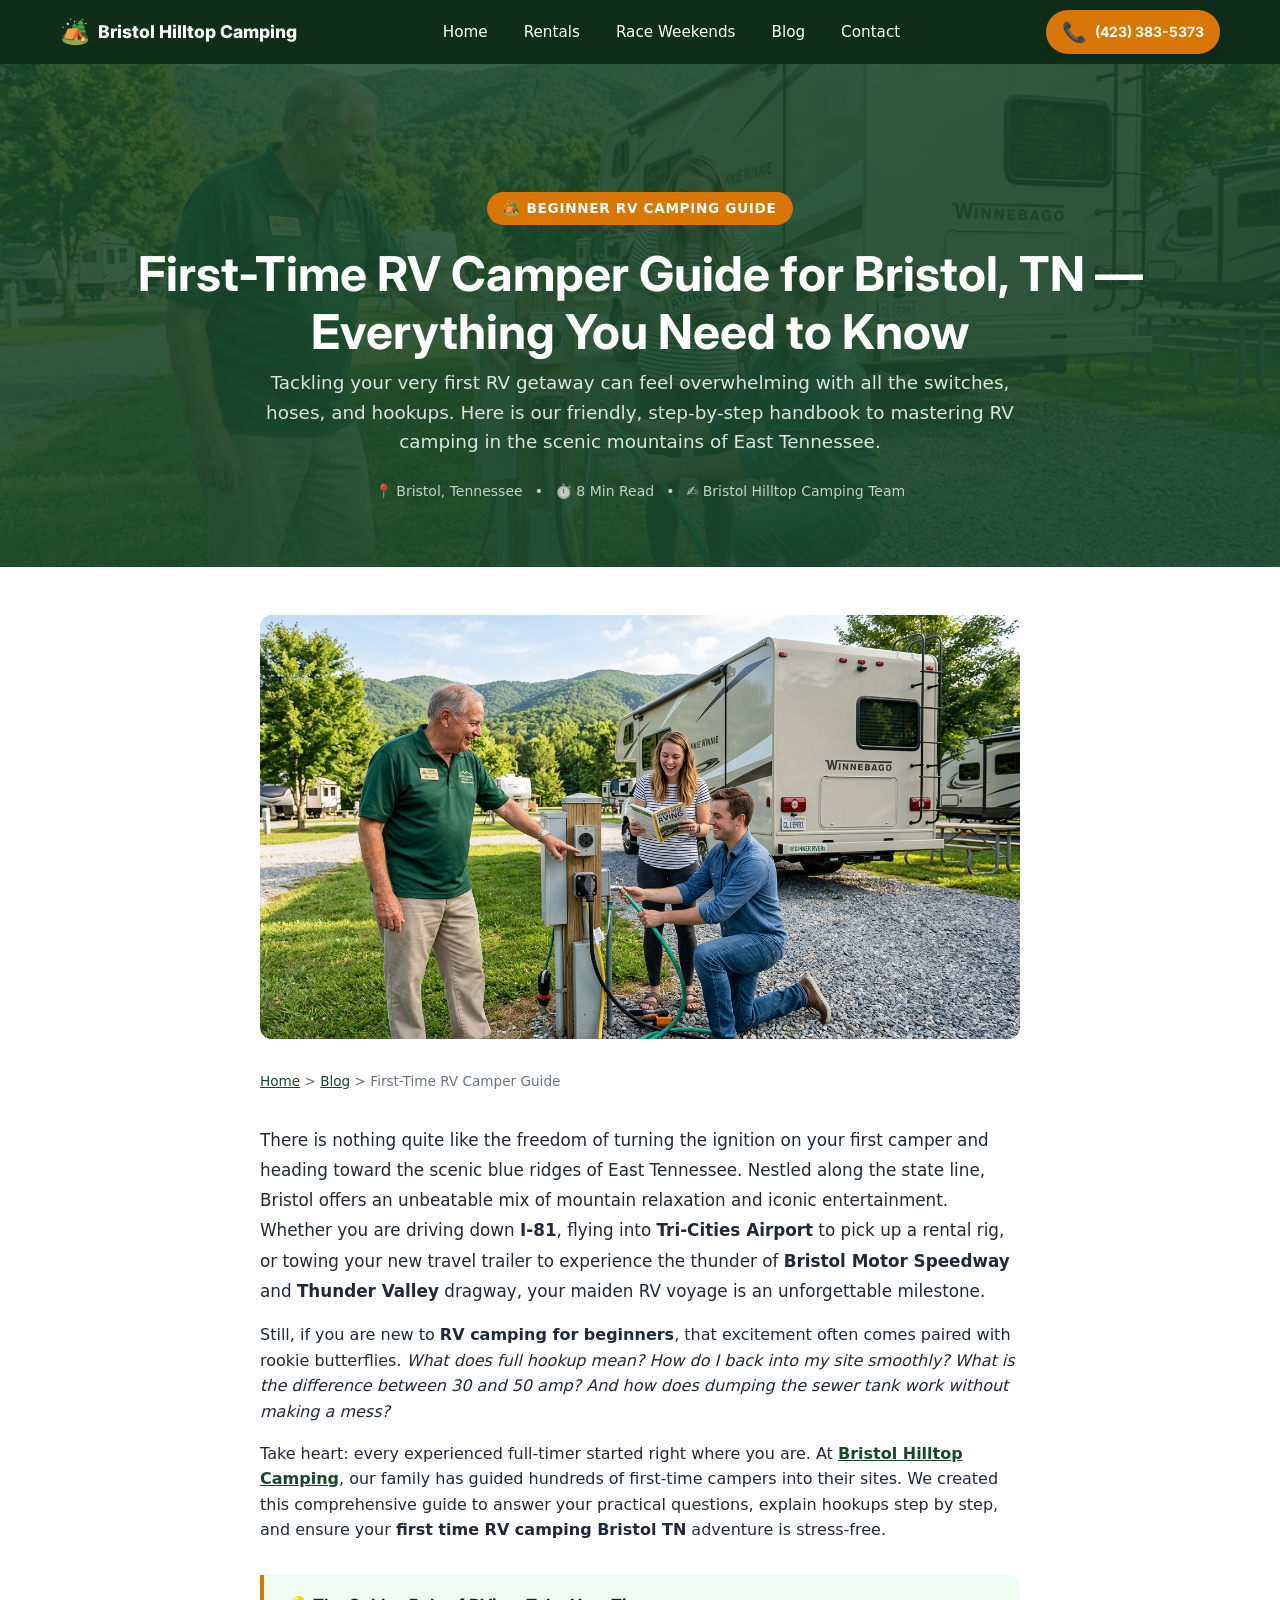
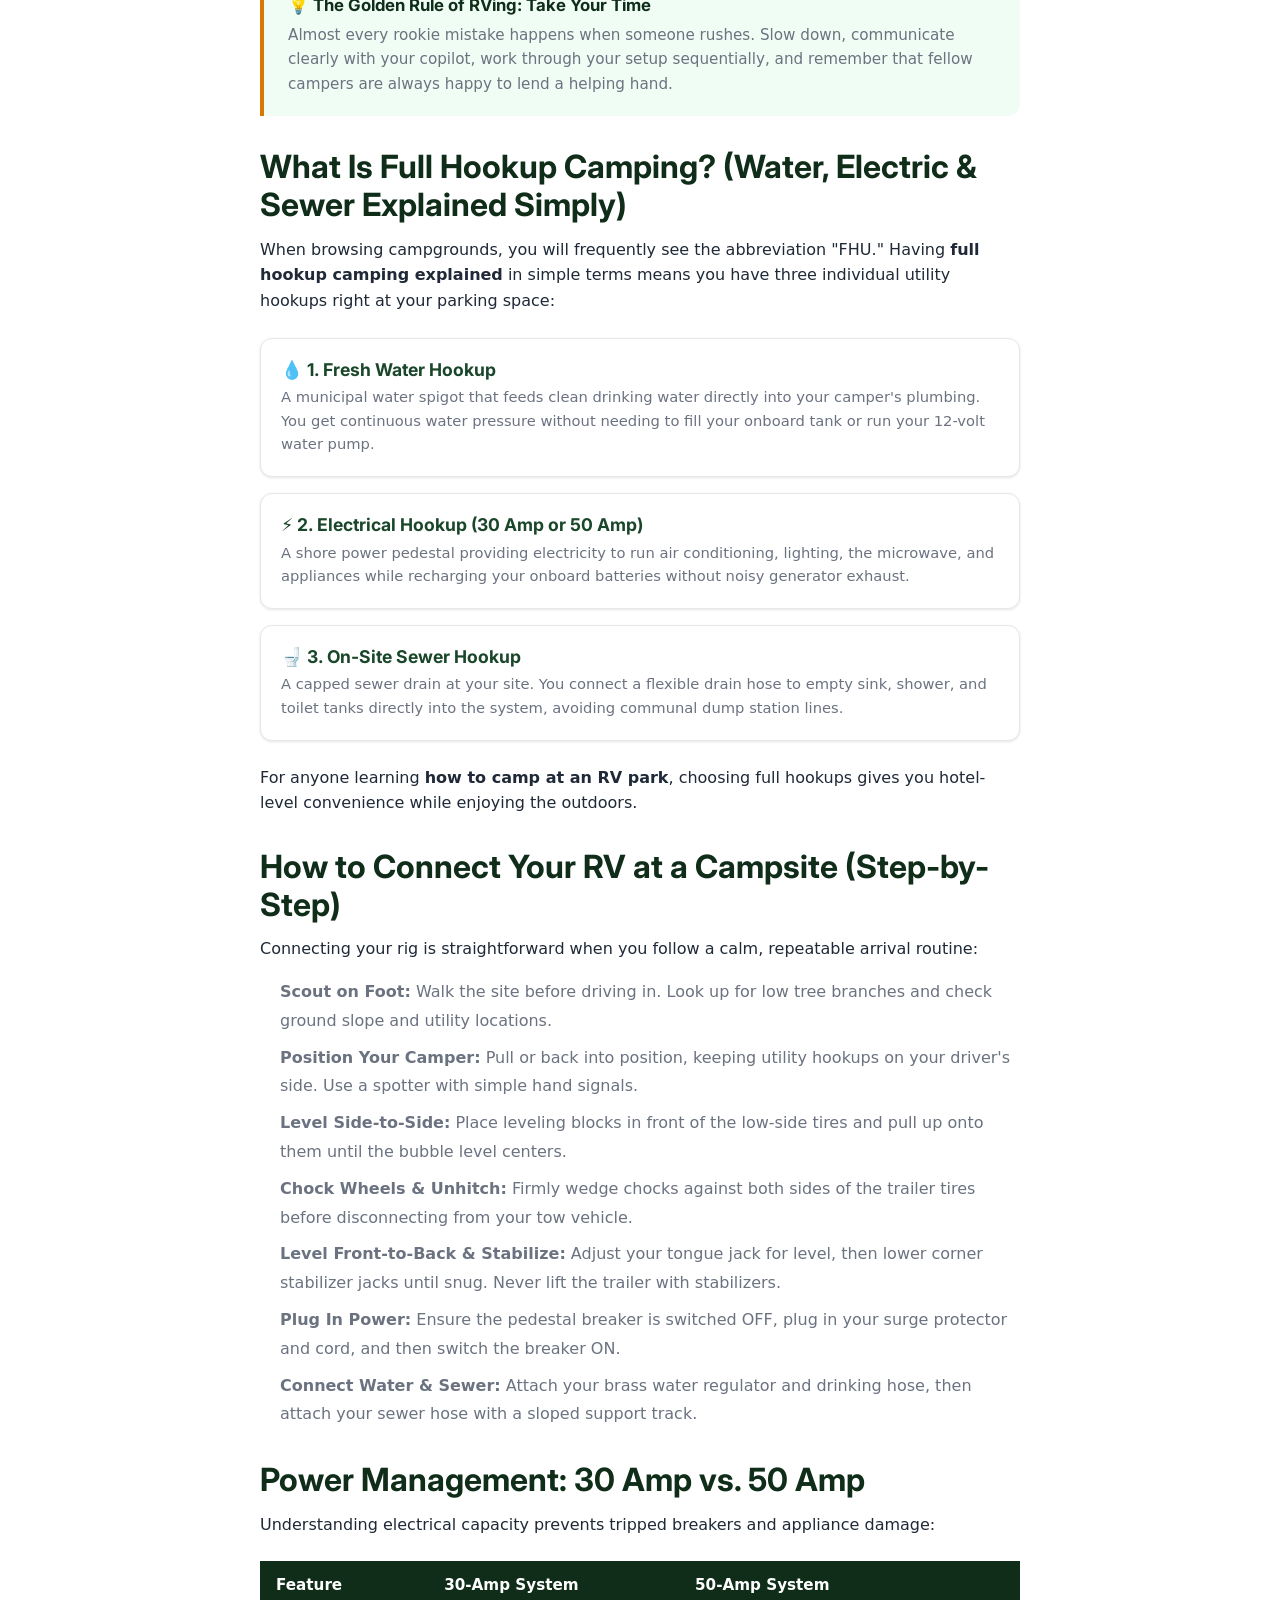
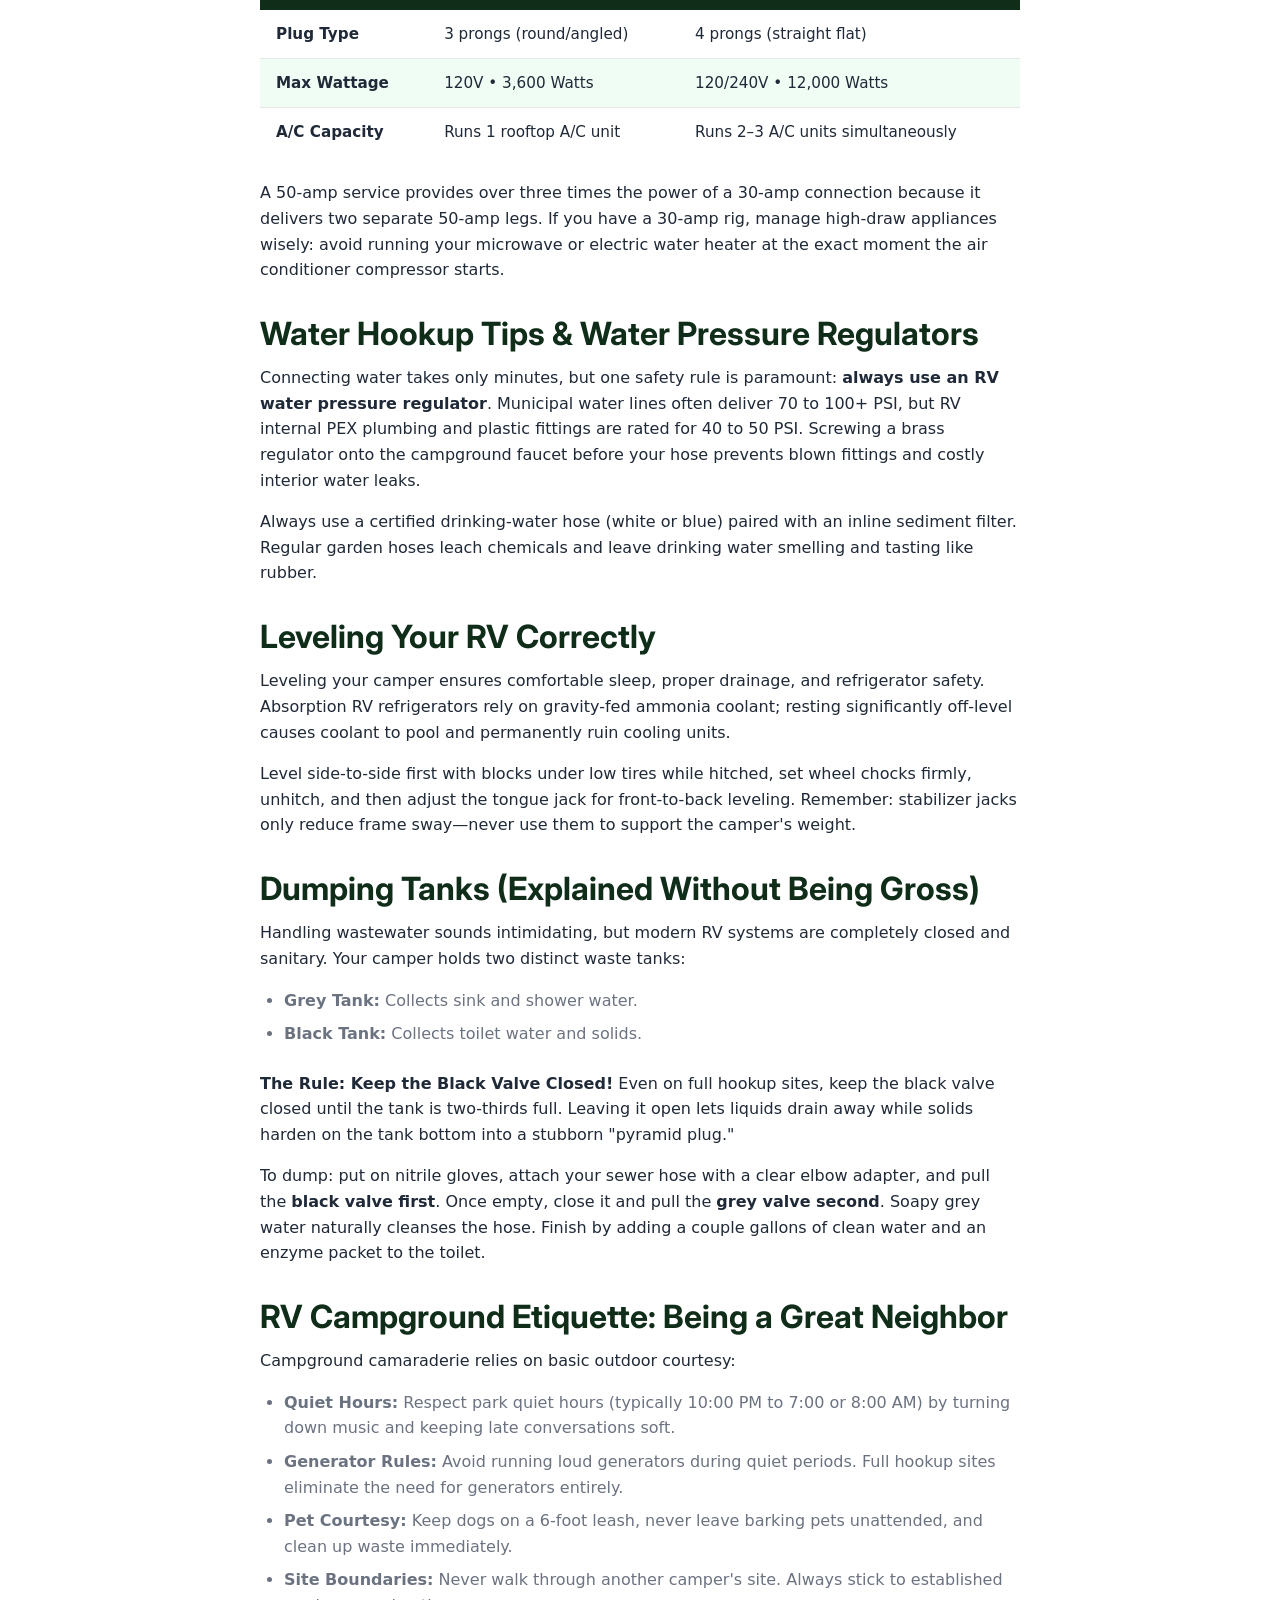
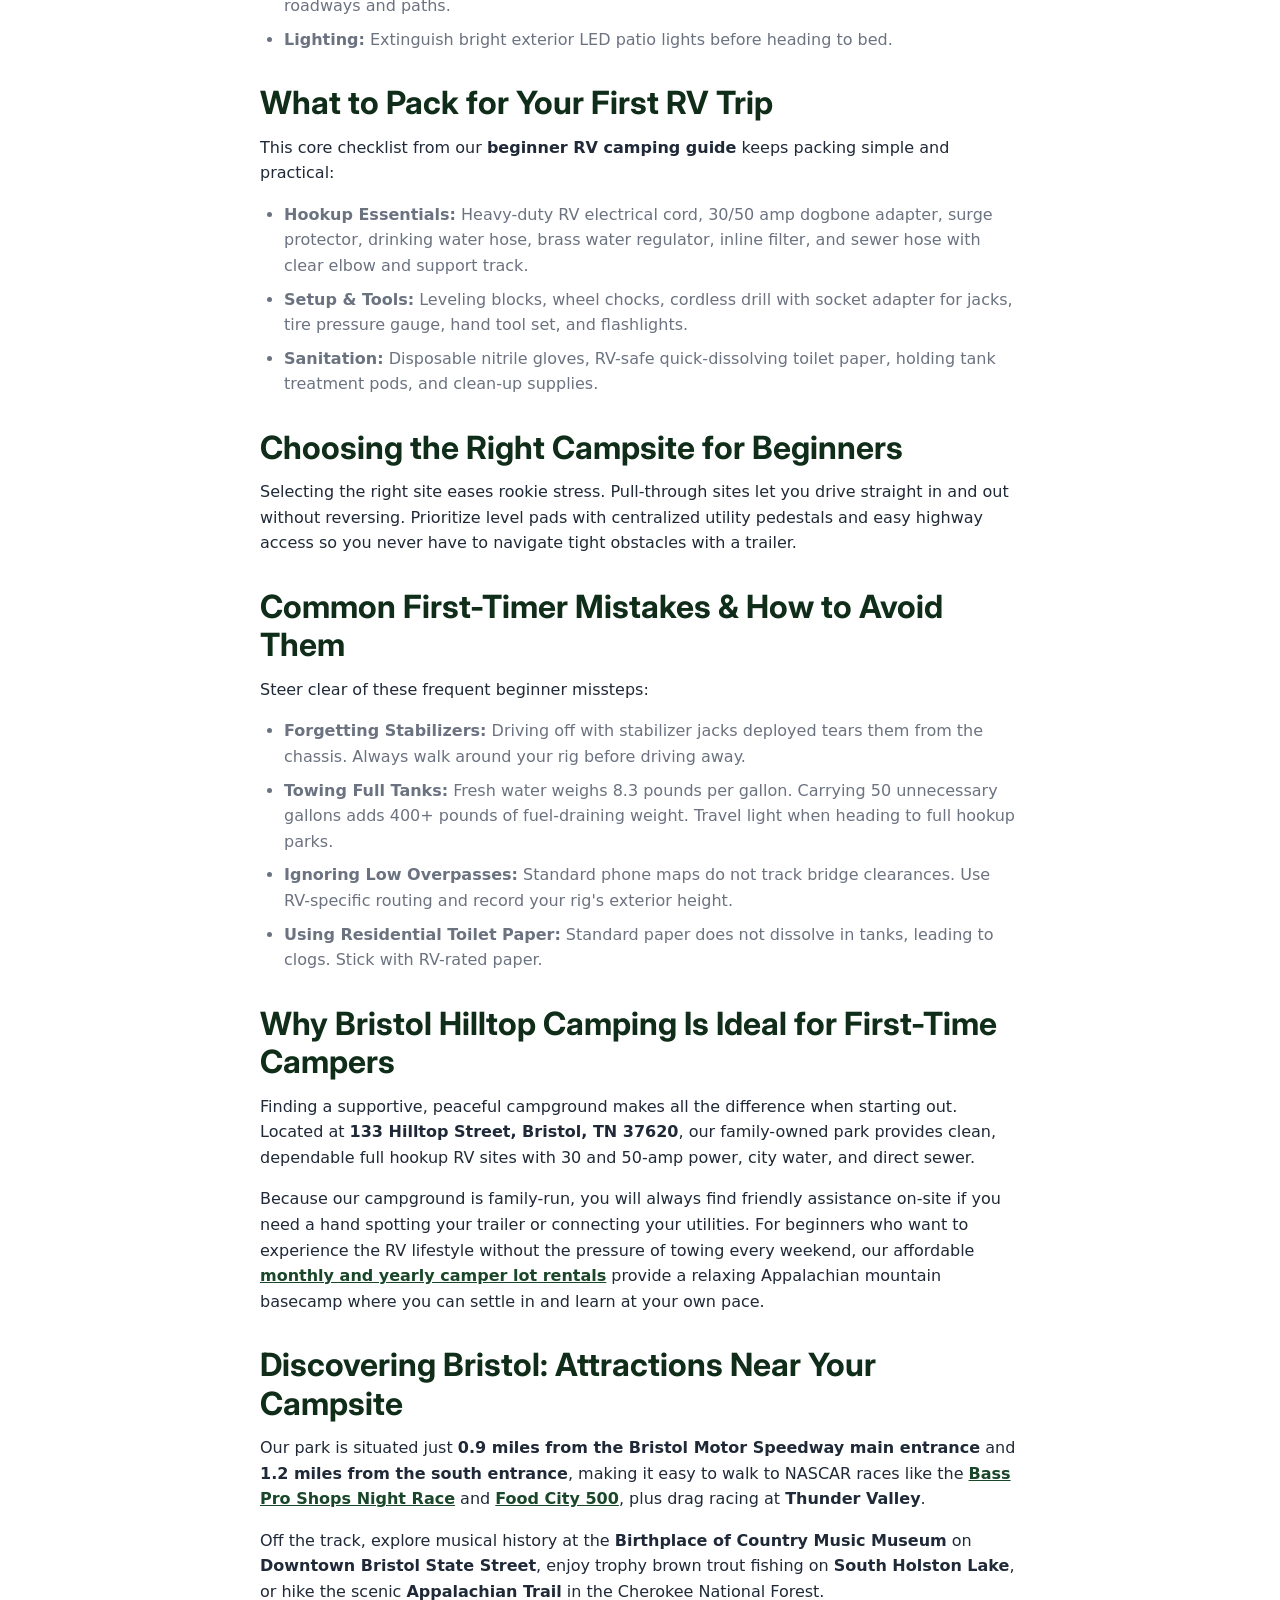
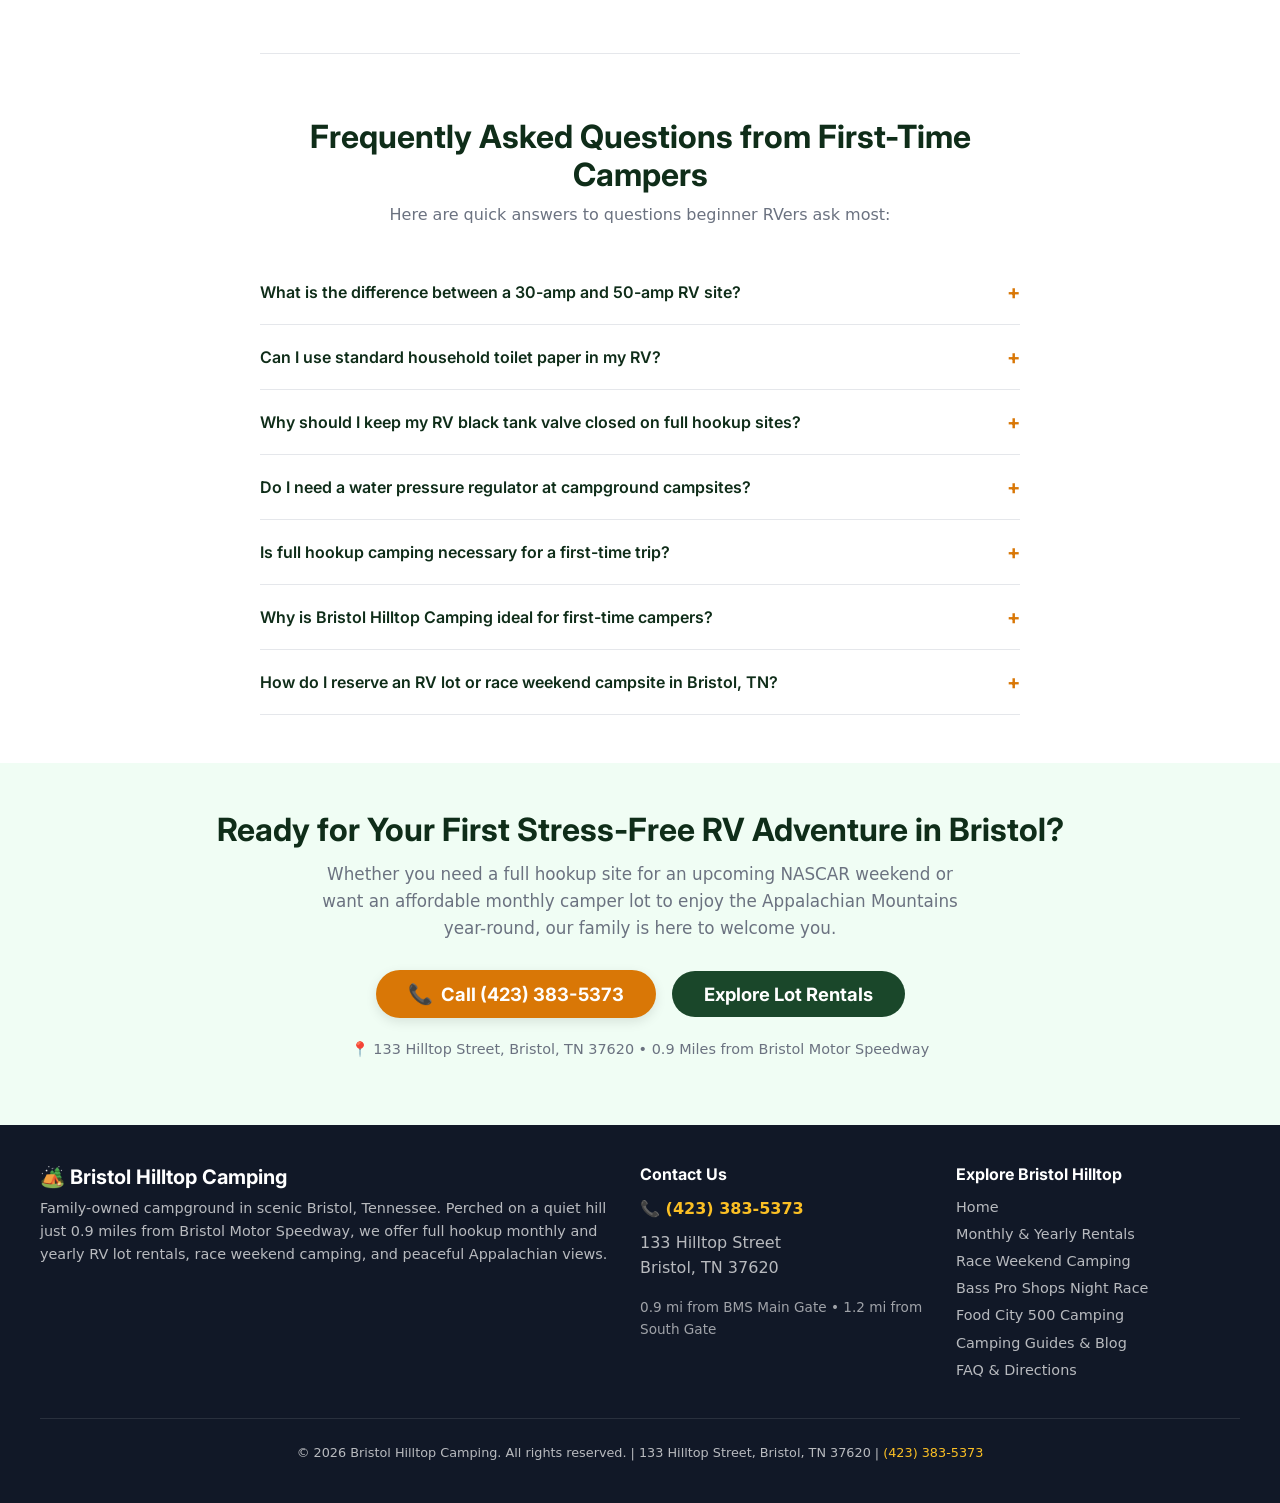
<file: blog/first-time-rv-camper-guide.html>
<!DOCTYPE html>
<html lang="en">
<head>
  <meta charset="UTF-8">
  <meta name="viewport" content="width=device-width, initial-scale=1.0">
  <meta http-equiv="X-UA-Compatible" content="IE=edge">

  <!-- Primary SEO Meta Tags -->
  <title>First-Time RV Camper Guide for Bristol, TN — Everything You Need to Know</title>
  <meta name="description" content="New to RV camping? Our beginner-friendly guide covers everything from hookup basics to campground etiquette for first-time campers visiting Bristol, Tennessee.">
  <meta name="keywords" content="first time RV camping Bristol TN, RV camping for beginners, how to camp at an RV park, full hookup camping explained, beginner RV camping guide, Bristol TN RV park, Bristol Motor Speedway camping, full hookup RV sites Bristol">
  <meta name="robots" content="index, follow">
  <meta name="author" content="Bristol Hilltop Camping">
  <link rel="canonical" href="https://bristolhilltopcamping.com/blog/first-time-rv-camper-guide.html">

  <!-- Open Graph / Facebook -->
  <meta property="og:type" content="article">
  <meta property="og:url" content="https://bristolhilltopcamping.com/blog/first-time-rv-camper-guide.html">
  <meta property="og:title" content="First-Time RV Camper Guide for Bristol, TN — Everything You Need to Know">
  <meta property="og:description" content="New to RV camping? Our beginner-friendly guide covers everything from hookup basics to campground etiquette for first-time campers visiting Bristol, Tennessee.">
  <meta property="og:image" content="https://bristolhilltopcamping.com/images/hero-bristol.webp">
  <meta property="og:image:width" content="1200">
  <meta property="og:image:height" content="630">
  <meta property="og:locale" content="en_US">
  <meta property="og:site_name" content="Bristol Hilltop Camping">
  <meta property="article:published_time" content="2026-03-01T09:00:00-05:00">
  <meta property="article:modified_time" content="2026-09-05T20:00:00-04:00">
  <meta property="article:section" content="RV Camping Guides">

  <!-- Twitter Card -->
  <meta name="twitter:card" content="summary_large_image">
  <meta name="twitter:title" content="First-Time RV Camper Guide for Bristol, TN — Everything You Need to Know">
  <meta name="twitter:description" content="New to RV camping? Our beginner-friendly guide covers everything from hookup basics to campground etiquette for first-time campers visiting Bristol, Tennessee.">
  <meta name="twitter:image" content="https://bristolhilltopcamping.com/images/hero-bristol.webp">

  <!-- Geo Tags for Local SEO -->
  <meta name="geo.region" content="US-TN">
  <meta name="geo.placename" content="Bristol, Tennessee">
  <meta name="geo.position" content="36.5951;-82.1890">
  <meta name="ICBM" content="36.5951, -82.1890">

  <!-- Fonts -->
  <link rel="preconnect" href="https://fonts.googleapis.com">
  <link rel="preconnect" href="https://fonts.gstatic.com" crossorigin>
  <link href="https://fonts.googleapis.com/css2?family=Inter:wght@400;500;600;700;800;900&display=swap" rel="stylesheet">

  <!-- Shared Stylesheet -->
  <link rel="stylesheet" href="../css/styles.css">

  <!-- JSON-LD Structured Data: Article -->
  <script type="application/ld+json">
  {
    "@context": "https://schema.org",
    "@type": "Article",
    "headline": "First-Time RV Camper Guide for Bristol, TN — Everything You Need to Know",
    "description": "New to RV camping? Our beginner-friendly guide covers everything from hookup basics to campground etiquette for first-time campers visiting Bristol, Tennessee.",
    "image": "https://bristolhilltopcamping.com/images/hero-bristol.webp",
    "author": {
      "@type": "Organization",
      "name": "Bristol Hilltop Camping",
      "url": "https://bristolhilltopcamping.com"
    },
    "publisher": {
      "@type": "Organization",
      "name": "Bristol Hilltop Camping",
      "logo": {
        "@type": "ImageObject",
        "url": "https://bristolhilltopcamping.com/images/hero-bristol.webp"
      }
    },
    "datePublished": "2026-03-01T09:00:00-05:00",
    "dateModified": "2026-09-05T20:00:00-04:00",
    "mainEntityOfPage": {
      "@type": "WebPage",
      "@id": "https://bristolhilltopcamping.com/blog/first-time-rv-camper-guide.html"
    }
  }
  </script>

  <!-- JSON-LD Structured Data: FAQPage -->
  <script type="application/ld+json">
  {
    "@context": "https://schema.org",
    "@type": "FAQPage",
    "mainEntity": [
      {
        "@type": "Question",
        "name": "What is the difference between a 30-amp and 50-amp RV site?",
        "acceptedAnswer": {
          "@type": "Answer",
          "text": "A 30-amp connection provides a single 120-volt circuit delivering up to 3,600 watts, typical for smaller campers with one air conditioner. A 50-amp connection supplies two 120-volt legs delivering up to 12,000 watts, powering larger rigs with multiple A/C units, microwaves, and appliances simultaneously."
        }
      },
      {
        "@type": "Question",
        "name": "Can I use standard household toilet paper in my RV?",
        "acceptedAnswer": {
          "@type": "Answer",
          "text": "No. Standard residential toilet paper does not dissolve quickly in standing holding tank water and causes severe clogs or pyramid plugs. Always purchase rapid-dissolve, RV-safe or marine-grade toilet paper."
        }
      },
      {
        "@type": "Question",
        "name": "Why should I keep my RV black tank valve closed on full hookup sites?",
        "acceptedAnswer": {
          "@type": "Answer",
          "text": "Leaving the black valve open lets liquid drain away immediately while solids settle and harden on the tank floor, creating a troublesome pyramid plug. Keep the valve closed until the tank is at least two-thirds full, ensuring liquid weight flushes solids cleanly."
        }
      },
      {
        "@type": "Question",
        "name": "Do I need a water pressure regulator at campground campsites?",
        "acceptedAnswer": {
          "@type": "Answer",
          "text": "Yes. Most RV internal PEX plumbing is rated for 40 to 50 PSI, while municipal campground lines often deliver 70 to 100+ PSI. Connecting without a brass pressure regulator can burst internal pipes and cause interior water damage."
        }
      },
      {
        "@type": "Question",
        "name": "Is full hookup camping necessary for a first-time trip?",
        "acceptedAnswer": {
          "@type": "Answer",
          "text": "While not strictly required, full hookup camping (FHU) is strongly recommended for beginners. Having continuous city water, steady electricity, and an on-site sewer drop removes the stress of monitoring battery levels, conserving water, or waiting in line at communal dump stations."
        }
      },
      {
        "@type": "Question",
        "name": "Why is Bristol Hilltop Camping ideal for first-time campers?",
        "acceptedAnswer": {
          "@type": "Answer",
          "text": "Bristol Hilltop Camping is a welcoming, family-owned campground located just 0.9 miles from Bristol Motor Speedway. With full hookups, level hilltop sites, helpful on-site hosts, and flexible monthly rentals, beginners can learn the RV lifestyle at an easy, stress-free pace."
        }
      },
      {
        "@type": "Question",
        "name": "How do I reserve an RV lot or race weekend campsite in Bristol, TN?",
        "acceptedAnswer": {
          "@type": "Answer",
          "text": "Call Bristol Hilltop Camping directly at (423) 383-5373. Direct phone reservations ensure you get the right site size, 30 or 50-amp power, and dates for your rig, especially for popular NASCAR race weekends and monthly rentals."
        }
      }
    ]
  }
  </script>
</head>
<body>

  <!-- Skip to Content (Accessibility) -->
  <a href="#main" class="skip-link">Skip to main content</a>

  <!-- ============================================
       HEADER / NAVIGATION
       ============================================ -->
  <header class="header" role="banner">
    <div class="header__inner">
      <a href="../index.html" class="header__logo" aria-label="Bristol Hilltop Camping — Home">
        <span class="header__logo-icon">🏕️</span>
        <span>Bristol Hilltop Camping</span>
      </a>

      <nav class="nav" role="navigation" aria-label="Main navigation">
        <ul class="nav__list">
          <li><a href="../index.html" class="nav__link">Home</a></li>
          <li><a href="../index.html#rentals" class="nav__link">Rentals</a></li>
          <li><a href="../index.html#race-weekends" class="nav__link">Race Weekends</a></li>
          <li><a href="index.html" class="nav__link">Blog</a></li>
          <li><a href="../index.html#faq" class="nav__link">Contact</a></li>
        </ul>
      </nav>

      <a href="tel:+14233835373" class="btn btn--call btn--sm header__cta">
        <span class="btn__icon">📞</span> (423) 383-5373
      </a>

      <button class="header__toggle" aria-label="Toggle navigation menu" aria-expanded="false">
        &#9776;
      </button>
    </div>
  </header>

  <!-- ============================================
       HERO / BLOG HEADER
       ============================================ -->
  <section class="event-hero" aria-label="First-Time RV Camper Guide Header" style="background: linear-gradient(rgba(26,71,42,0.85), rgba(26,71,42,0.92)), url('../images/blog-first-time-rv.jpg') center/cover no-repeat;">
    <div class="container">
      <div class="hero__badge" style="margin: 0 auto 1.25rem; display: inline-block; background: var(--color-accent); color: #fff; font-weight: 800; letter-spacing: 0.05em; text-transform: uppercase; border-radius: 50px; padding: 0.35rem 1rem; font-size: 0.85rem;">
        🏕️ Beginner RV Camping Guide
      </div>
      <h1>First-Time RV Camper Guide for Bristol, TN — Everything You Need to Know</h1>
      <p style="font-size: 1.15rem; max-width: 760px; margin: 0 auto 1.5rem; line-height: 1.6;">
        Tackling your very first RV getaway can feel overwhelming with all the switches, hoses, and hookups. Here is our friendly, step-by-step handbook to mastering RV camping in the scenic mountains of East Tennessee.
      </p>

      <!-- Breadcrumbs & Meta -->
      <div style="display: flex; align-items: center; justify-content: center; flex-wrap: wrap; gap: 0.75rem; font-size: 0.875rem; color: rgba(255,255,255,0.75);">
        <span>📍 Bristol, Tennessee</span>
        <span>&bull;</span>
        <span>⏱️ 8 Min Read</span>
        <span>&bull;</span>
        <span>✍️ Bristol Hilltop Camping Team</span>
      </div>
    </div>
  </section>

  <!-- ============================================
       MAIN ARTICLE CONTENT
       ============================================ -->
  <main id="main">
    <article class="event-content">

      <img src="../images/blog-first-time-rv.jpg" alt="Friendly campground host helping a first-time RV camper couple connect to full hookup utility post at a scenic Appalachian campsite" loading="lazy" style="width: 100%; border-radius: 12px; margin-bottom: 2rem;">

      <!-- Breadcrumb Navigation -->
      <nav aria-label="Breadcrumb" style="font-size: 0.85rem; margin-bottom: 2rem; color: var(--color-text-light);">
        <a href="../index.html" style="color: var(--color-primary); text-decoration: underline;">Home</a> &gt; 
        <a href="index.html" style="color: var(--color-primary); text-decoration: underline;">Blog</a> &gt; 
        <span>First-Time RV Camper Guide</span>
      </nav>

      <!-- Intro Paragraphs -->
      <p style="font-size: 1.05rem; line-height: 1.8; color: var(--color-text);">
        There is nothing quite like the freedom of turning the ignition on your first camper and heading toward the scenic blue ridges of East Tennessee. Nestled along the state line, Bristol offers an unbeatable mix of mountain relaxation and iconic entertainment. Whether you are driving down <strong>I-81</strong>, flying into <strong>Tri-Cities Airport</strong> to pick up a rental rig, or towing your new travel trailer to experience the thunder of <strong>Bristol Motor Speedway</strong> and <strong>Thunder Valley</strong> dragway, your maiden RV voyage is an unforgettable milestone.
      </p>

      <p>
        Still, if you are new to <strong>RV camping for beginners</strong>, that excitement often comes paired with rookie butterflies. <em>What does full hookup mean? How do I back into my site smoothly? What is the difference between 30 and 50 amp? And how does dumping the sewer tank work without making a mess?</em>
      </p>

      <p>
        Take heart: every experienced full-timer started right where you are. At <a href="../index.html" style="font-weight: 600; color: var(--color-primary); text-decoration: underline;">Bristol Hilltop Camping</a>, our family has guided hundreds of first-time campers into their sites. We created this comprehensive guide to answer your practical questions, explain hookups step by step, and ensure your <strong>first time RV camping Bristol TN</strong> adventure is stress-free.
      </p>

      <!-- Callout Box -->
      <div style="background: var(--color-bg-alt); border-left: 4px solid var(--color-accent); padding: 1.25rem 1.5rem; margin: 2rem 0; border-radius: 0 var(--border-radius) var(--border-radius) 0;">
        <h4 style="margin-bottom: 0.5rem; color: var(--color-primary-dark); font-size: 1.05rem;">💡 The Golden Rule of RVing: Take Your Time</h4>
        <p style="margin: 0; font-size: 0.95rem; color: var(--color-text-light); line-height: 1.6;">
          Almost every rookie mistake happens when someone rushes. Slow down, communicate clearly with your copilot, work through your setup sequentially, and remember that fellow campers are always happy to lend a helping hand.
        </p>
      </div>

      <!-- Section 1: Full Hookups Explained -->
      <h2>What Is Full Hookup Camping? (Water, Electric &amp; Sewer Explained Simply)</h2>
      <p>
        When browsing campgrounds, you will frequently see the abbreviation "FHU." Having <strong>full hookup camping explained</strong> in simple terms means you have three individual utility hookups right at your parking space:
      </p>

      <div style="display: grid; gap: 1rem; margin: 1.5rem 0;">
        <div style="background: #ffffff; border: 1px solid var(--color-border); border-radius: var(--border-radius); padding: 1.25rem; box-shadow: var(--shadow-sm);">
          <h3 style="color: var(--color-primary); font-size: 1.1rem; margin-bottom: 0.35rem;">💧 1. Fresh Water Hookup</h3>
          <p style="margin: 0; color: var(--color-text-light); font-size: 0.92rem; line-height: 1.6;">
            A municipal water spigot that feeds clean drinking water directly into your camper's plumbing. You get continuous water pressure without needing to fill your onboard tank or run your 12-volt water pump.
          </p>
        </div>

        <div style="background: #ffffff; border: 1px solid var(--color-border); border-radius: var(--border-radius); padding: 1.25rem; box-shadow: var(--shadow-sm);">
          <h3 style="color: var(--color-primary); font-size: 1.1rem; margin-bottom: 0.35rem;">⚡ 2. Electrical Hookup (30 Amp or 50 Amp)</h3>
          <p style="margin: 0; color: var(--color-text-light); font-size: 0.92rem; line-height: 1.6;">
            A shore power pedestal providing electricity to run air conditioning, lighting, the microwave, and appliances while recharging your onboard batteries without noisy generator exhaust.
          </p>
        </div>

        <div style="background: #ffffff; border: 1px solid var(--color-border); border-radius: var(--border-radius); padding: 1.25rem; box-shadow: var(--shadow-sm);">
          <h3 style="color: var(--color-primary); font-size: 1.1rem; margin-bottom: 0.35rem;">🚽 3. On-Site Sewer Hookup</h3>
          <p style="margin: 0; color: var(--color-text-light); font-size: 0.92rem; line-height: 1.6;">
            A capped sewer drain at your site. You connect a flexible drain hose to empty sink, shower, and toilet tanks directly into the system, avoiding communal dump station lines.
          </p>
        </div>
      </div>

      <p>
        For anyone learning <strong>how to camp at an RV park</strong>, choosing full hookups gives you hotel-level convenience while enjoying the outdoors.
      </p>

      <!-- Section 2: How to Connect Step-by-Step -->
      <h2>How to Connect Your RV at a Campsite (Step-by-Step)</h2>
      <p>
        Connecting your rig is straightforward when you follow a calm, repeatable arrival routine:
      </p>

      <ol style="padding-left: 1.25rem; line-height: 1.8; color: var(--color-text-light); margin-bottom: 1.5rem;">
        <li><strong>Scout on Foot:</strong> Walk the site before driving in. Look up for low tree branches and check ground slope and utility locations.</li>
        <li><strong>Position Your Camper:</strong> Pull or back into position, keeping utility hookups on your driver's side. Use a spotter with simple hand signals.</li>
        <li><strong>Level Side-to-Side:</strong> Place leveling blocks in front of the low-side tires and pull up onto them until the bubble level centers.</li>
        <li><strong>Chock Wheels &amp; Unhitch:</strong> Firmly wedge chocks against both sides of the trailer tires before disconnecting from your tow vehicle.</li>
        <li><strong>Level Front-to-Back &amp; Stabilize:</strong> Adjust your tongue jack for level, then lower corner stabilizer jacks until snug. Never lift the trailer with stabilizers.</li>
        <li><strong>Plug In Power:</strong> Ensure the pedestal breaker is switched OFF, plug in your surge protector and cord, and then switch the breaker ON.</li>
        <li><strong>Connect Water &amp; Sewer:</strong> Attach your brass water regulator and drinking hose, then attach your sewer hose with a sloped support track.</li>
      </ol>

      <!-- Section 3: Power Management -->
      <h2>Power Management: 30 Amp vs. 50 Amp</h2>
      <p>
        Understanding electrical capacity prevents tripped breakers and appliance damage:
      </p>

      <div style="overflow-x: auto; margin: 1.5rem 0;">
        <table style="width: 100%; border-collapse: collapse; text-align: left; font-size: 0.95rem;">
          <thead>
            <tr style="background: var(--color-primary-dark); color: #ffffff;">
              <th style="padding: 0.75rem 1rem;">Feature</th>
              <th style="padding: 0.75rem 1rem;">30-Amp System</th>
              <th style="padding: 0.75rem 1rem;">50-Amp System</th>
            </tr>
          </thead>
          <tbody>
            <tr style="border-bottom: 1px solid var(--color-border); background: #ffffff;">
              <td style="padding: 0.75rem 1rem; font-weight: 600;">Plug Type</td>
              <td style="padding: 0.75rem 1rem;">3 prongs (round/angled)</td>
              <td style="padding: 0.75rem 1rem;">4 prongs (straight flat)</td>
            </tr>
            <tr style="border-bottom: 1px solid var(--color-border); background: var(--color-bg-alt);">
              <td style="padding: 0.75rem 1rem; font-weight: 600;">Max Wattage</td>
              <td style="padding: 0.75rem 1rem;">120V &bull; 3,600 Watts</td>
              <td style="padding: 0.75rem 1rem;">120/240V &bull; 12,000 Watts</td>
            </tr>
            <tr style="background: #ffffff;">
              <td style="padding: 0.75rem 1rem; font-weight: 600;">A/C Capacity</td>
              <td style="padding: 0.75rem 1rem;">Runs 1 rooftop A/C unit</td>
              <td style="padding: 0.75rem 1rem;">Runs 2–3 A/C units simultaneously</td>
            </tr>
          </tbody>
        </table>
      </div>

      <p>
        A 50-amp service provides over three times the power of a 30-amp connection because it delivers two separate 50-amp legs. If you have a 30-amp rig, manage high-draw appliances wisely: avoid running your microwave or electric water heater at the exact moment the air conditioner compressor starts.
      </p>

      <!-- Section 4: Water Hookups & Regulators -->
      <h2>Water Hookup Tips &amp; Water Pressure Regulators</h2>
      <p>
        Connecting water takes only minutes, but one safety rule is paramount: <strong>always use an RV water pressure regulator</strong>. Municipal water lines often deliver 70 to 100+ PSI, but RV internal PEX plumbing and plastic fittings are rated for 40 to 50 PSI. Screwing a brass regulator onto the campground faucet before your hose prevents blown fittings and costly interior water leaks.
      </p>
      <p>
        Always use a certified drinking-water hose (white or blue) paired with an inline sediment filter. Regular garden hoses leach chemicals and leave drinking water smelling and tasting like rubber.
      </p>

      <!-- Section 5: Leveling Your RV -->
      <h2>Leveling Your RV Correctly</h2>
      <p>
        Leveling your camper ensures comfortable sleep, proper drainage, and refrigerator safety. Absorption RV refrigerators rely on gravity-fed ammonia coolant; resting significantly off-level causes coolant to pool and permanently ruin cooling units.
      </p>
      <p>
        Level side-to-side first with blocks under low tires while hitched, set wheel chocks firmly, unhitch, and then adjust the tongue jack for front-to-back leveling. Remember: stabilizer jacks only reduce frame sway—never use them to support the camper's weight.
      </p>

      <!-- Section 6: Dumping Tanks -->
      <h2>Dumping Tanks (Explained Without Being Gross)</h2>
      <p>
        Handling wastewater sounds intimidating, but modern RV systems are completely closed and sanitary. Your camper holds two distinct waste tanks:
      </p>
      <ul>
        <li><strong>Grey Tank:</strong> Collects sink and shower water.</li>
        <li><strong>Black Tank:</strong> Collects toilet water and solids.</li>
      </ul>

      <p>
        <strong>The Rule: Keep the Black Valve Closed!</strong> Even on full hookup sites, keep the black valve closed until the tank is two-thirds full. Leaving it open lets liquids drain away while solids harden on the tank bottom into a stubborn "pyramid plug."
      </p>
      <p>
        To dump: put on nitrile gloves, attach your sewer hose with a clear elbow adapter, and pull the <strong>black valve first</strong>. Once empty, close it and pull the <strong>grey valve second</strong>. Soapy grey water naturally cleanses the hose. Finish by adding a couple gallons of clean water and an enzyme packet to the toilet.
      </p>

      <!-- Section 7: Campground Etiquette -->
      <h2>RV Campground Etiquette: Being a Great Neighbor</h2>
      <p>
        Campground camaraderie relies on basic outdoor courtesy:
      </p>
      <ul>
        <li><strong>Quiet Hours:</strong> Respect park quiet hours (typically 10:00 PM to 7:00 or 8:00 AM) by turning down music and keeping late conversations soft.</li>
        <li><strong>Generator Rules:</strong> Avoid running loud generators during quiet periods. Full hookup sites eliminate the need for generators entirely.</li>
        <li><strong>Pet Courtesy:</strong> Keep dogs on a 6-foot leash, never leave barking pets unattended, and clean up waste immediately.</li>
        <li><strong>Site Boundaries:</strong> Never walk through another camper's site. Always stick to established roadways and paths.</li>
        <li><strong>Lighting:</strong> Extinguish bright exterior LED patio lights before heading to bed.</li>
      </ul>

      <!-- Section 8: What to Pack -->
      <h2>What to Pack for Your First RV Trip</h2>
      <p>
        This core checklist from our <strong>beginner RV camping guide</strong> keeps packing simple and practical:
      </p>
      <ul>
        <li><strong>Hookup Essentials:</strong> Heavy-duty RV electrical cord, 30/50 amp dogbone adapter, surge protector, drinking water hose, brass water regulator, inline filter, and sewer hose with clear elbow and support track.</li>
        <li><strong>Setup &amp; Tools:</strong> Leveling blocks, wheel chocks, cordless drill with socket adapter for jacks, tire pressure gauge, hand tool set, and flashlights.</li>
        <li><strong>Sanitation:</strong> Disposable nitrile gloves, RV-safe quick-dissolving toilet paper, holding tank treatment pods, and clean-up supplies.</li>
      </ul>

      <!-- Section 9: Choosing the Right Campsite -->
      <h2>Choosing the Right Campsite for Beginners</h2>
      <p>
        Selecting the right site eases rookie stress. Pull-through sites let you drive straight in and out without reversing. Prioritize level pads with centralized utility pedestals and easy highway access so you never have to navigate tight obstacles with a trailer.
      </p>

      <!-- Section 10: Common First-Timer Mistakes -->
      <h2>Common First-Timer Mistakes &amp; How to Avoid Them</h2>
      <p>
        Steer clear of these frequent beginner missteps:
      </p>
      <ul>
        <li><strong>Forgetting Stabilizers:</strong> Driving off with stabilizer jacks deployed tears them from the chassis. Always walk around your rig before driving away.</li>
        <li><strong>Towing Full Tanks:</strong> Fresh water weighs 8.3 pounds per gallon. Carrying 50 unnecessary gallons adds 400+ pounds of fuel-draining weight. Travel light when heading to full hookup parks.</li>
        <li><strong>Ignoring Low Overpasses:</strong> Standard phone maps do not track bridge clearances. Use RV-specific routing and record your rig's exterior height.</li>
        <li><strong>Using Residential Toilet Paper:</strong> Standard paper does not dissolve in tanks, leading to clogs. Stick with RV-rated paper.</li>
      </ul>

      <!-- Section 11: Why Bristol Hilltop Camping Is Great for First-Timers -->
      <h2>Why Bristol Hilltop Camping Is Ideal for First-Time Campers</h2>
      <p>
        Finding a supportive, peaceful campground makes all the difference when starting out. Located at <strong>133 Hilltop Street, Bristol, TN 37620</strong>, our family-owned park provides clean, dependable full hookup RV sites with 30 and 50-amp power, city water, and direct sewer.
      </p>
      <p>
        Because our campground is family-run, you will always find friendly assistance on-site if you need a hand spotting your trailer or connecting your utilities. For beginners who want to experience the RV lifestyle without the pressure of towing every weekend, our affordable <a href="../index.html#rentals" style="font-weight: 600; color: var(--color-primary); text-decoration: underline;">monthly and yearly camper lot rentals</a> provide a relaxing Appalachian mountain basecamp where you can settle in and learn at your own pace.
      </p>

      <!-- Section 12: Landmarks -->
      <h2>Discovering Bristol: Attractions Near Your Campsite</h2>
      <p>
        Our park is situated just <strong>0.9 miles from the Bristol Motor Speedway main entrance</strong> and <strong>1.2 miles from the south entrance</strong>, making it easy to walk to NASCAR races like the <a href="../bass-pro-night-race.html" style="color: var(--color-primary); font-weight: 600; text-decoration: underline;">Bass Pro Shops Night Race</a> and <a href="../food-city-500.html" style="color: var(--color-primary); font-weight: 600; text-decoration: underline;">Food City 500</a>, plus drag racing at <strong>Thunder Valley</strong>.
      </p>
      <p>
        Off the track, explore musical history at the <strong>Birthplace of Country Music Museum</strong> on <strong>Downtown Bristol State Street</strong>, enjoy trophy brown trout fishing on <strong>South Holston Lake</strong>, or hike the scenic <strong>Appalachian Trail</strong> in the Cherokee National Forest.
      </p>

      <!-- FAQ Section -->
      <section id="faq" style="margin-top: 3rem; padding-top: 2rem; border-top: 1px solid var(--color-border);" aria-label="Frequently Asked Questions">
        <h2 style="text-align: center; margin-bottom: 0.5rem;">Frequently Asked Questions from First-Time Campers</h2>
        <p style="text-align: center; color: var(--color-text-light); margin-bottom: 2rem;">
          Here are quick answers to questions beginner RVers ask most:
        </p>

        <div class="faq__list">
          <div class="faq__item">
            <button class="faq__question" aria-expanded="false">
              <span>What is the difference between a 30-amp and 50-amp RV site?</span>
              <span class="faq__icon">+</span>
            </button>
            <div class="faq__answer">
              <p>
                A 30-amp service provides a single 120-volt circuit delivering up to 3,600 watts, typical for smaller campers with one air conditioner. A 50-amp connection supplies two 120-volt legs delivering up to 12,000 watts, powering larger rigs with multiple A/C units, microwaves, and appliances simultaneously.
              </p>
            </div>
          </div>

          <div class="faq__item">
            <button class="faq__question" aria-expanded="false">
              <span>Can I use standard household toilet paper in my RV?</span>
              <span class="faq__icon">+</span>
            </button>
            <div class="faq__answer">
              <p>
                No. Standard residential toilet paper does not dissolve quickly in standing holding tank water and causes severe clogs or pyramid plugs. Always purchase rapid-dissolve, RV-safe or marine-grade toilet paper.
              </p>
            </div>
          </div>

          <div class="faq__item">
            <button class="faq__question" aria-expanded="false">
              <span>Why should I keep my RV black tank valve closed on full hookup sites?</span>
              <span class="faq__icon">+</span>
            </button>
            <div class="faq__answer">
              <p>
                Leaving the black valve open lets liquid drain away immediately while solids settle and harden on the tank floor, creating a troublesome pyramid plug. Keep the valve closed until the tank is at least two-thirds full, ensuring liquid weight flushes solids cleanly.
              </p>
            </div>
          </div>

          <div class="faq__item">
            <button class="faq__question" aria-expanded="false">
              <span>Do I need a water pressure regulator at campground campsites?</span>
              <span class="faq__icon">+</span>
            </button>
            <div class="faq__answer">
              <p>
                Yes. Most RV internal PEX plumbing is rated for 40 to 50 PSI, while municipal campground lines often deliver 70 to 100+ PSI. Connecting without a brass pressure regulator can burst internal pipes and cause interior water damage.
              </p>
            </div>
          </div>

          <div class="faq__item">
            <button class="faq__question" aria-expanded="false">
              <span>Is full hookup camping necessary for a first-time trip?</span>
              <span class="faq__icon">+</span>
            </button>
            <div class="faq__answer">
              <p>
                While not strictly required, full hookup camping (FHU) is strongly recommended for beginners. Having continuous city water, steady electricity, and an on-site sewer drop removes the stress of monitoring battery levels, conserving water, or waiting in line at communal dump stations.
              </p>
            </div>
          </div>

          <div class="faq__item">
            <button class="faq__question" aria-expanded="false">
              <span>Why is Bristol Hilltop Camping ideal for first-time campers?</span>
              <span class="faq__icon">+</span>
            </button>
            <div class="faq__answer">
              <p>
                Bristol Hilltop Camping is a welcoming, family-owned campground located just 0.9 miles from Bristol Motor Speedway. With full hookups, level hilltop sites, helpful on-site hosts, and flexible monthly rentals, beginners can learn the RV lifestyle at an easy, stress-free pace.
              </p>
            </div>
          </div>

          <div class="faq__item">
            <button class="faq__question" aria-expanded="false">
              <span>How do I reserve an RV lot or race weekend campsite in Bristol, TN?</span>
              <span class="faq__icon">+</span>
            </button>
            <div class="faq__answer">
              <p>
                Call our campground office directly at (423) 383-5373. Direct phone reservations ensure you get the right site size, 30 or 50-amp power, and dates for your rig, especially for popular NASCAR race weekends and monthly rentals.
              </p>
            </div>
          </div>
        </div>
      </section>

    </article>

    <!-- ============================================
         CALL TO ACTION SECTION
         ============================================ -->
    <section class="event-cta" aria-label="Book your stay at Bristol Hilltop Camping">
      <div class="container">
        <h2>Ready for Your First Stress-Free RV Adventure in Bristol?</h2>
        <p style="max-width: 650px; margin: 0.75rem auto 1.75rem; color: var(--color-text-light); font-size: 1.05rem;">
          Whether you need a full hookup site for an upcoming NASCAR weekend or want an affordable monthly camper lot to enjoy the Appalachian Mountains year-round, our family is here to welcome you.
        </p>
        <div style="display: flex; flex-wrap: wrap; justify-content: center; gap: 1rem; align-items: center;">
          <a href="tel:+14233835373" class="btn btn--call" style="font-size: 1.15rem; padding: 0.875rem 2rem;">
            <span class="btn__icon">📞</span> Call (423) 383-5373
          </a>
          <a href="../index.html#rentals" class="btn btn--primary" style="font-size: 1.15rem; padding: 0.875rem 2rem;">
            Explore Lot Rentals
          </a>
        </div>
        <p style="margin-top: 1.25rem; font-size: 0.9rem; color: var(--color-text-light);">
          📍 133 Hilltop Street, Bristol, TN 37620 &bull; 0.9 Miles from Bristol Motor Speedway
        </p>
      </div>
    </section>

  </main>

  <!-- ============================================
       FOOTER
       ============================================ -->
  <footer class="footer" role="contentinfo">
    <div class="footer__grid">
      <div class="footer__brand">
        <h3>🏕️ Bristol Hilltop Camping</h3>
        <p>
          Family-owned campground in scenic Bristol, Tennessee. Perched on a quiet hill just 0.9 miles from Bristol Motor Speedway, we offer full hookup monthly and yearly RV lot rentals, race weekend camping, and peaceful Appalachian views.
        </p>
      </div>
      <div class="footer__contact">
        <h4>Contact Us</h4>
        <a href="tel:+14233835373">📞 (423) 383-5373</a>
        <p>
          133 Hilltop Street<br>
          Bristol, TN 37620
        </p>
        <p style="font-size: 0.85rem; color: rgba(255,255,255,0.6); margin-top: 0.5rem;">
          0.9 mi from BMS Main Gate &bull; 1.2 mi from South Gate
        </p>
      </div>
      <div class="footer__hours">
        <h4>Explore Bristol Hilltop</h4>
        <ul>
          <li><a href="../index.html" style="color: rgba(255,255,255,0.7);">Home</a></li>
          <li><a href="../index.html#rentals" style="color: rgba(255,255,255,0.7);">Monthly &amp; Yearly Rentals</a></li>
          <li><a href="../index.html#race-weekends" style="color: rgba(255,255,255,0.7);">Race Weekend Camping</a></li>
          <li><a href="../bass-pro-night-race.html" style="color: rgba(255,255,255,0.7);">Bass Pro Shops Night Race</a></li>
          <li><a href="../food-city-500.html" style="color: rgba(255,255,255,0.7);">Food City 500 Camping</a></li>
          <li><a href="index.html" style="color: rgba(255,255,255,0.7);">Camping Guides &amp; Blog</a></li>
          <li><a href="../index.html#faq" style="color: rgba(255,255,255,0.7);">FAQ &amp; Directions</a></li>
        </ul>
      </div>
    </div>
    <div class="footer__bottom">
      <p>&copy; 2026 Bristol Hilltop Camping. All rights reserved. | 133 Hilltop Street, Bristol, TN 37620 | <a href="tel:+14233835373" style="color: var(--color-accent-light);">(423) 383-5373</a></p>
    </div>
  </footer>

  <!-- ============================================
       STICKY MOBILE CTA BAR
       ============================================ -->
  <div class="mobile-cta" role="complementary" aria-label="Call to action">
    <a href="tel:+14233835373" class="mobile-cta__link">
      <span class="mobile-cta__icon">📞</span>
      CALL NOW — (423) 383-5373
    </a>
  </div>

  <!-- Shared Scripts -->
  <script src="../js/main.js" defer></script>
  <script src="../js/analytics.js" defer></script>

</body>
</html>
</file>
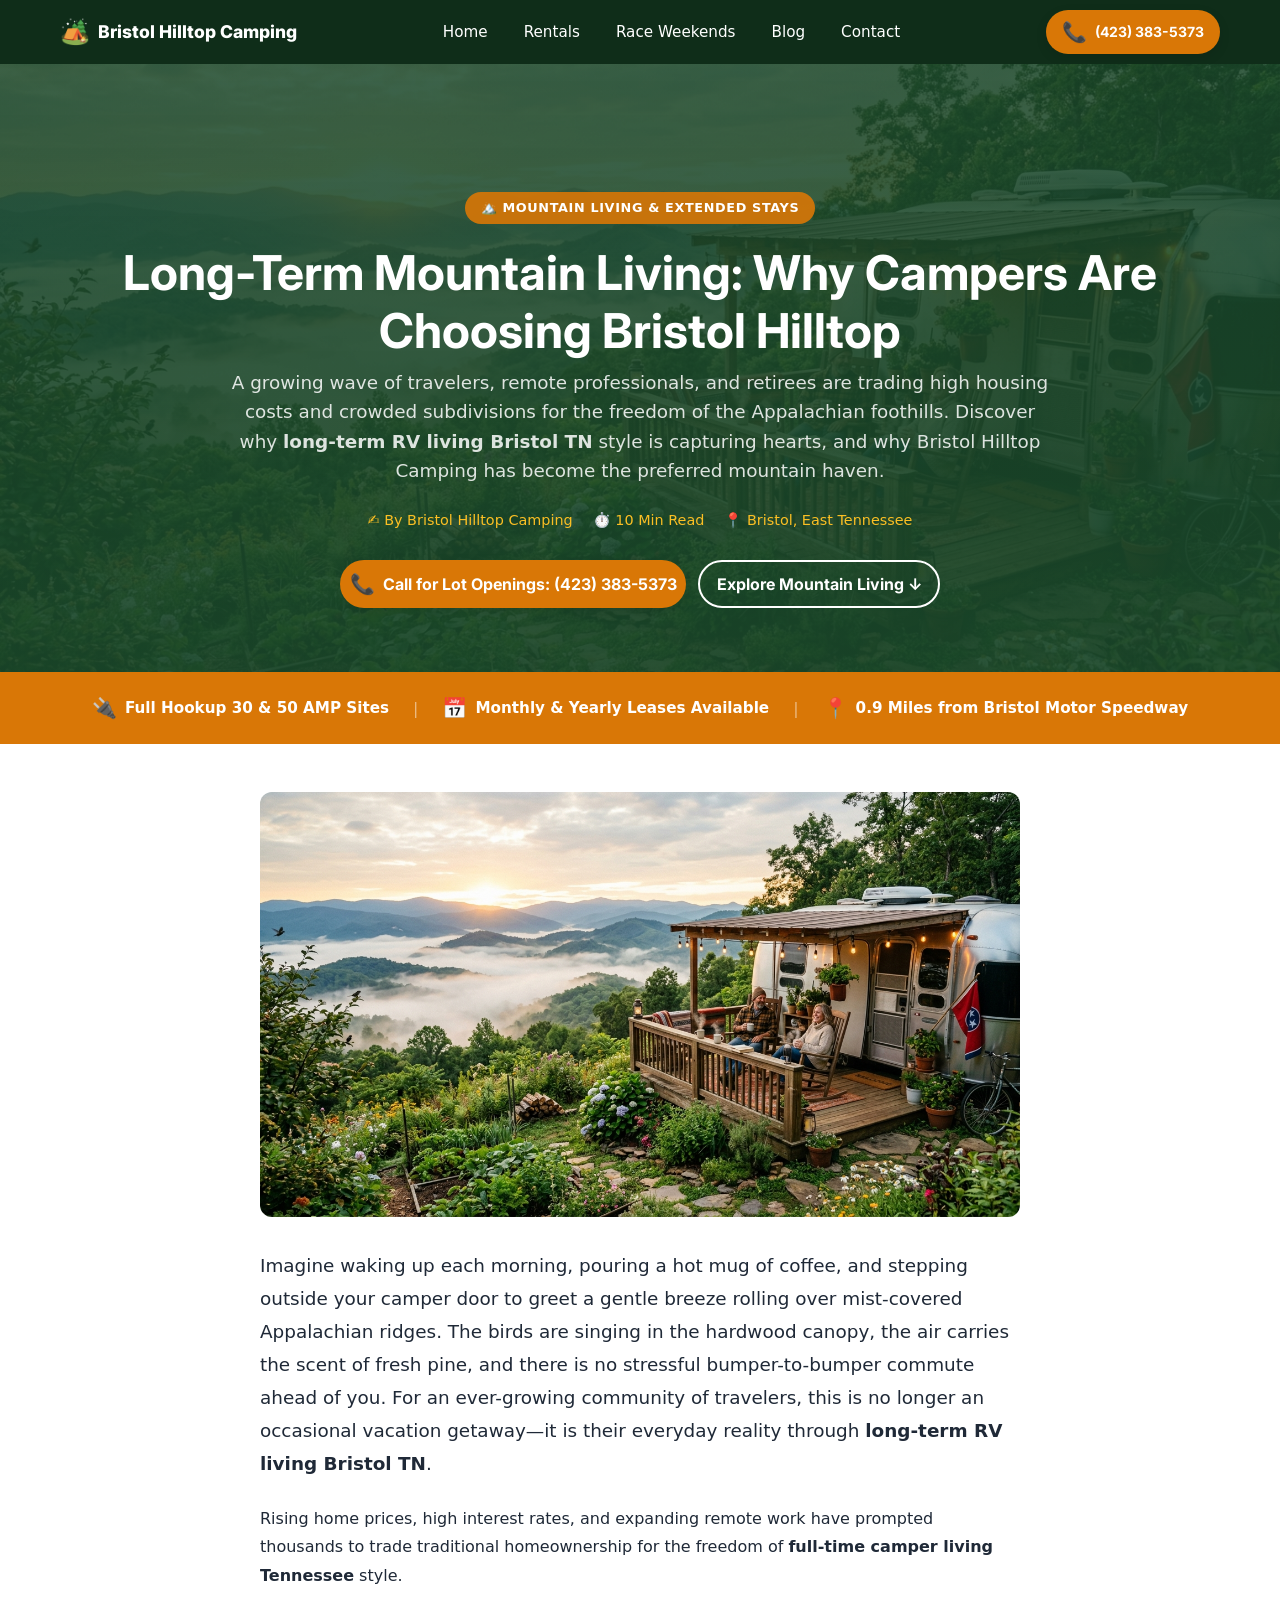
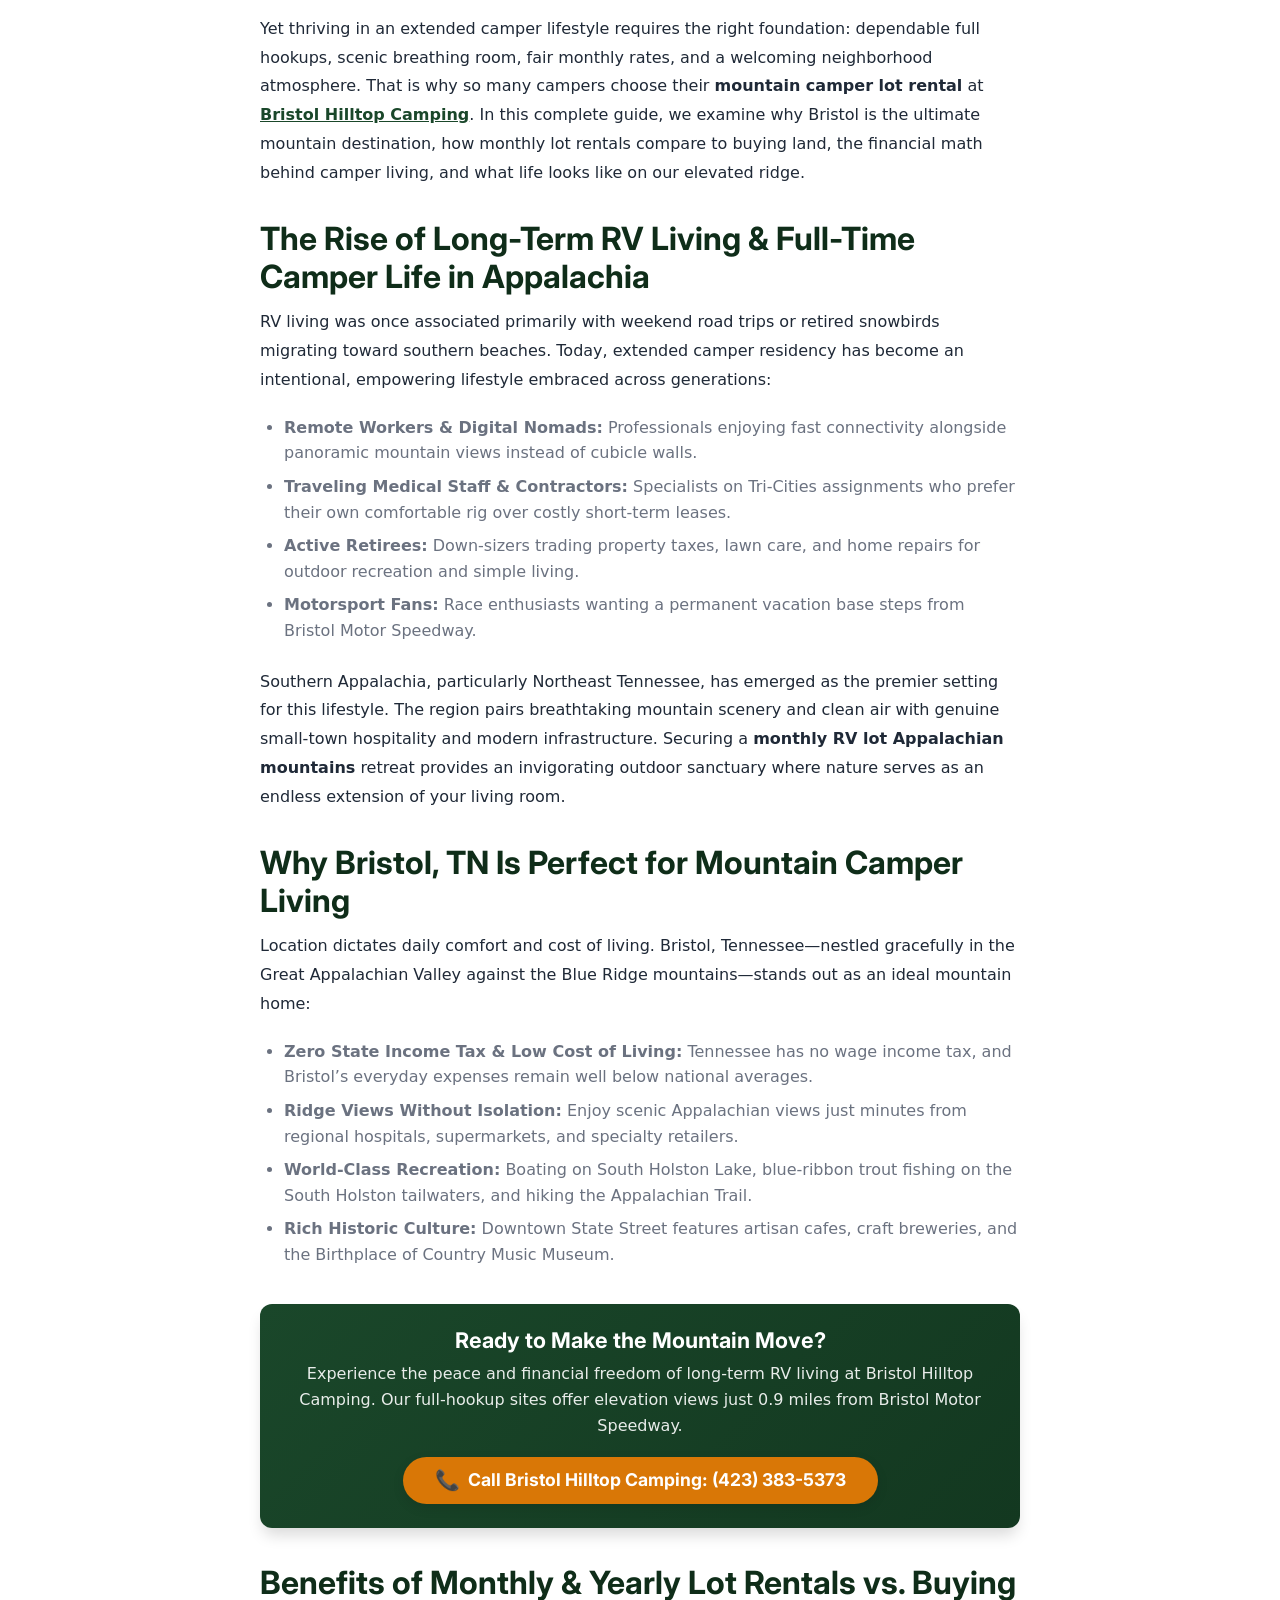
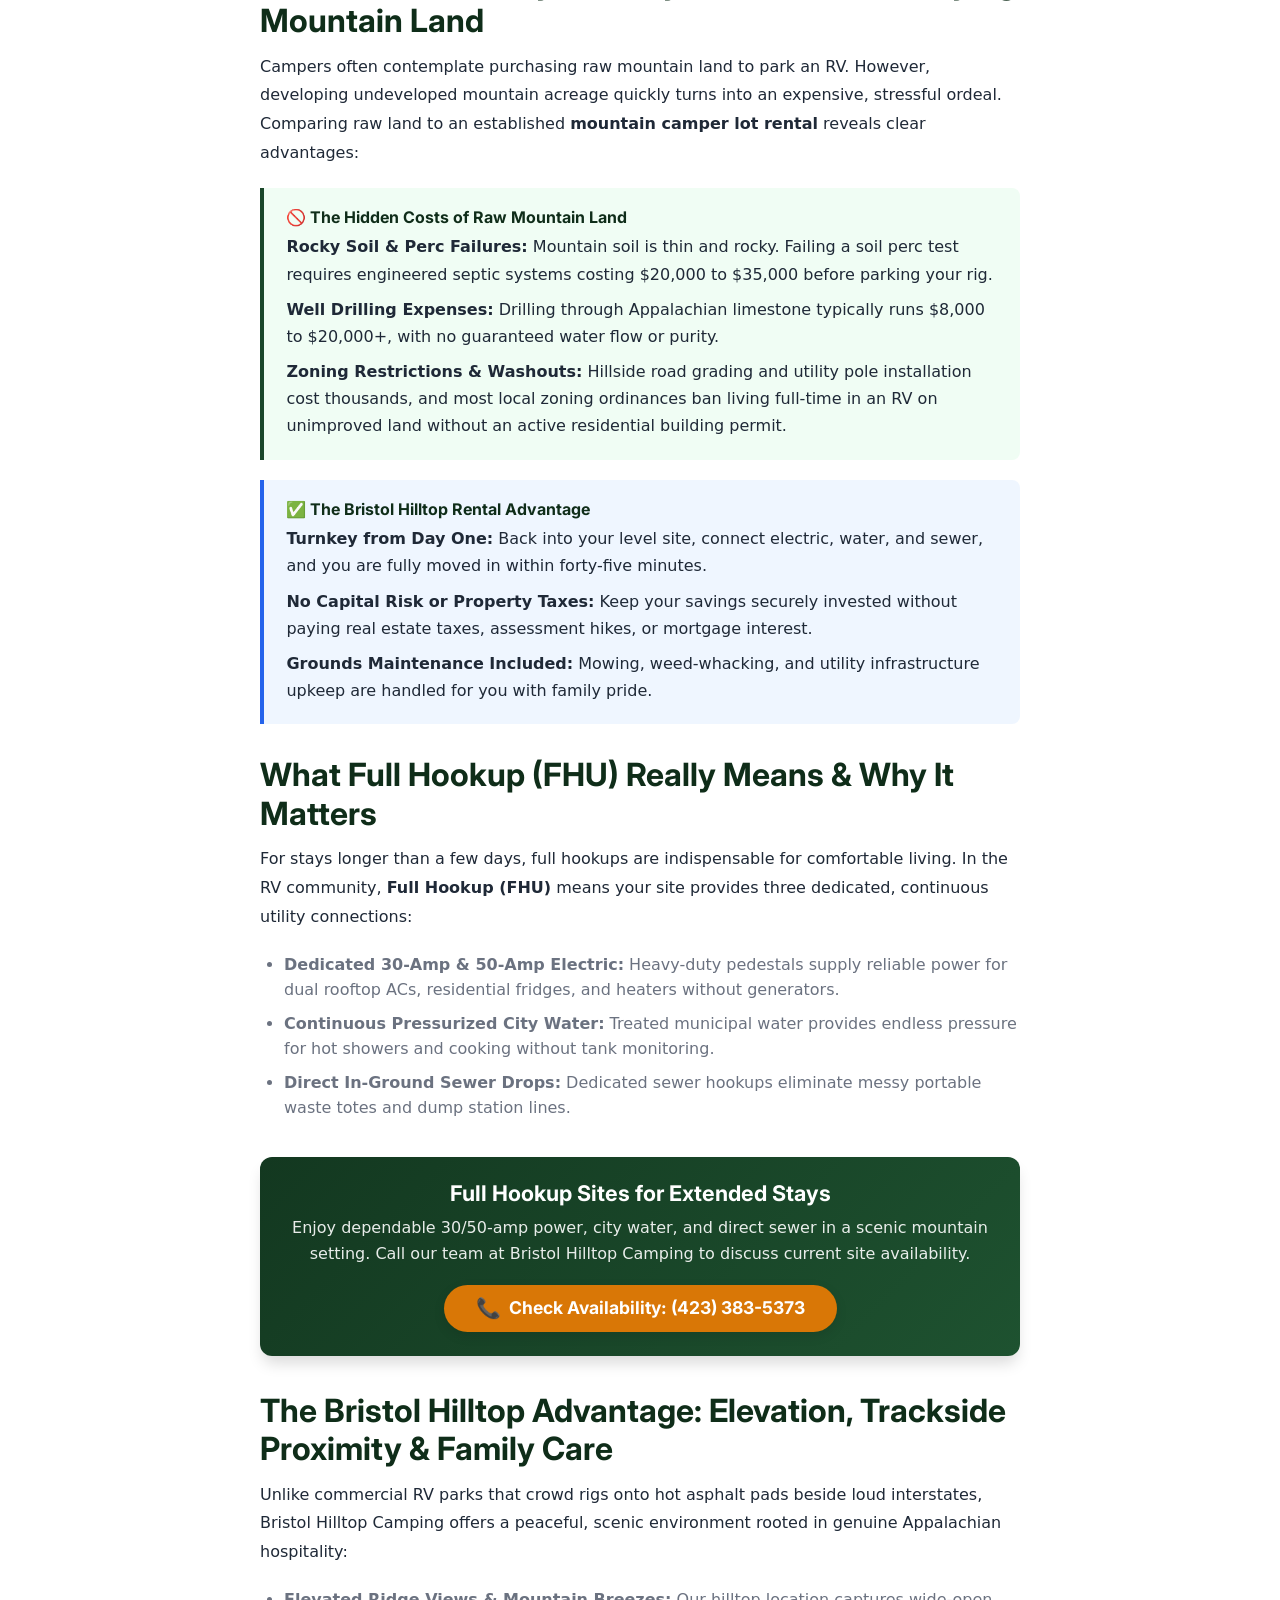
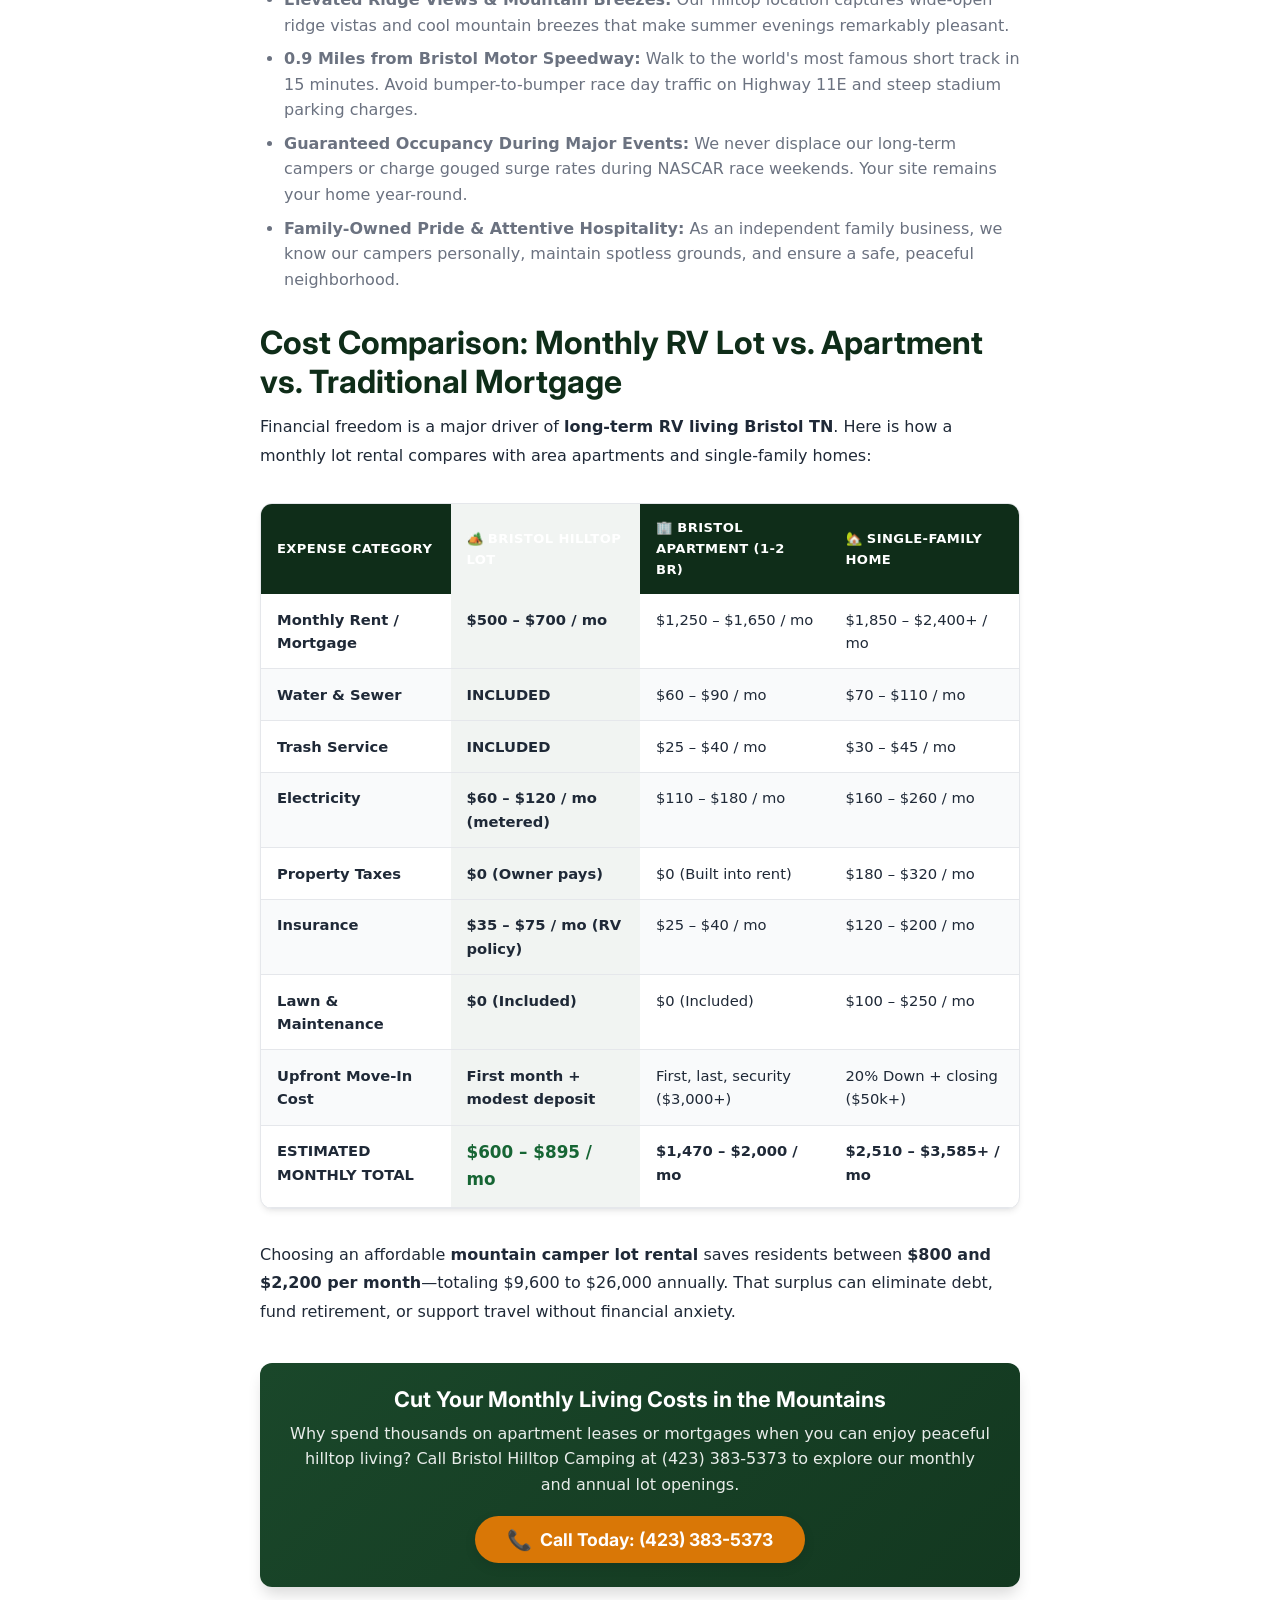
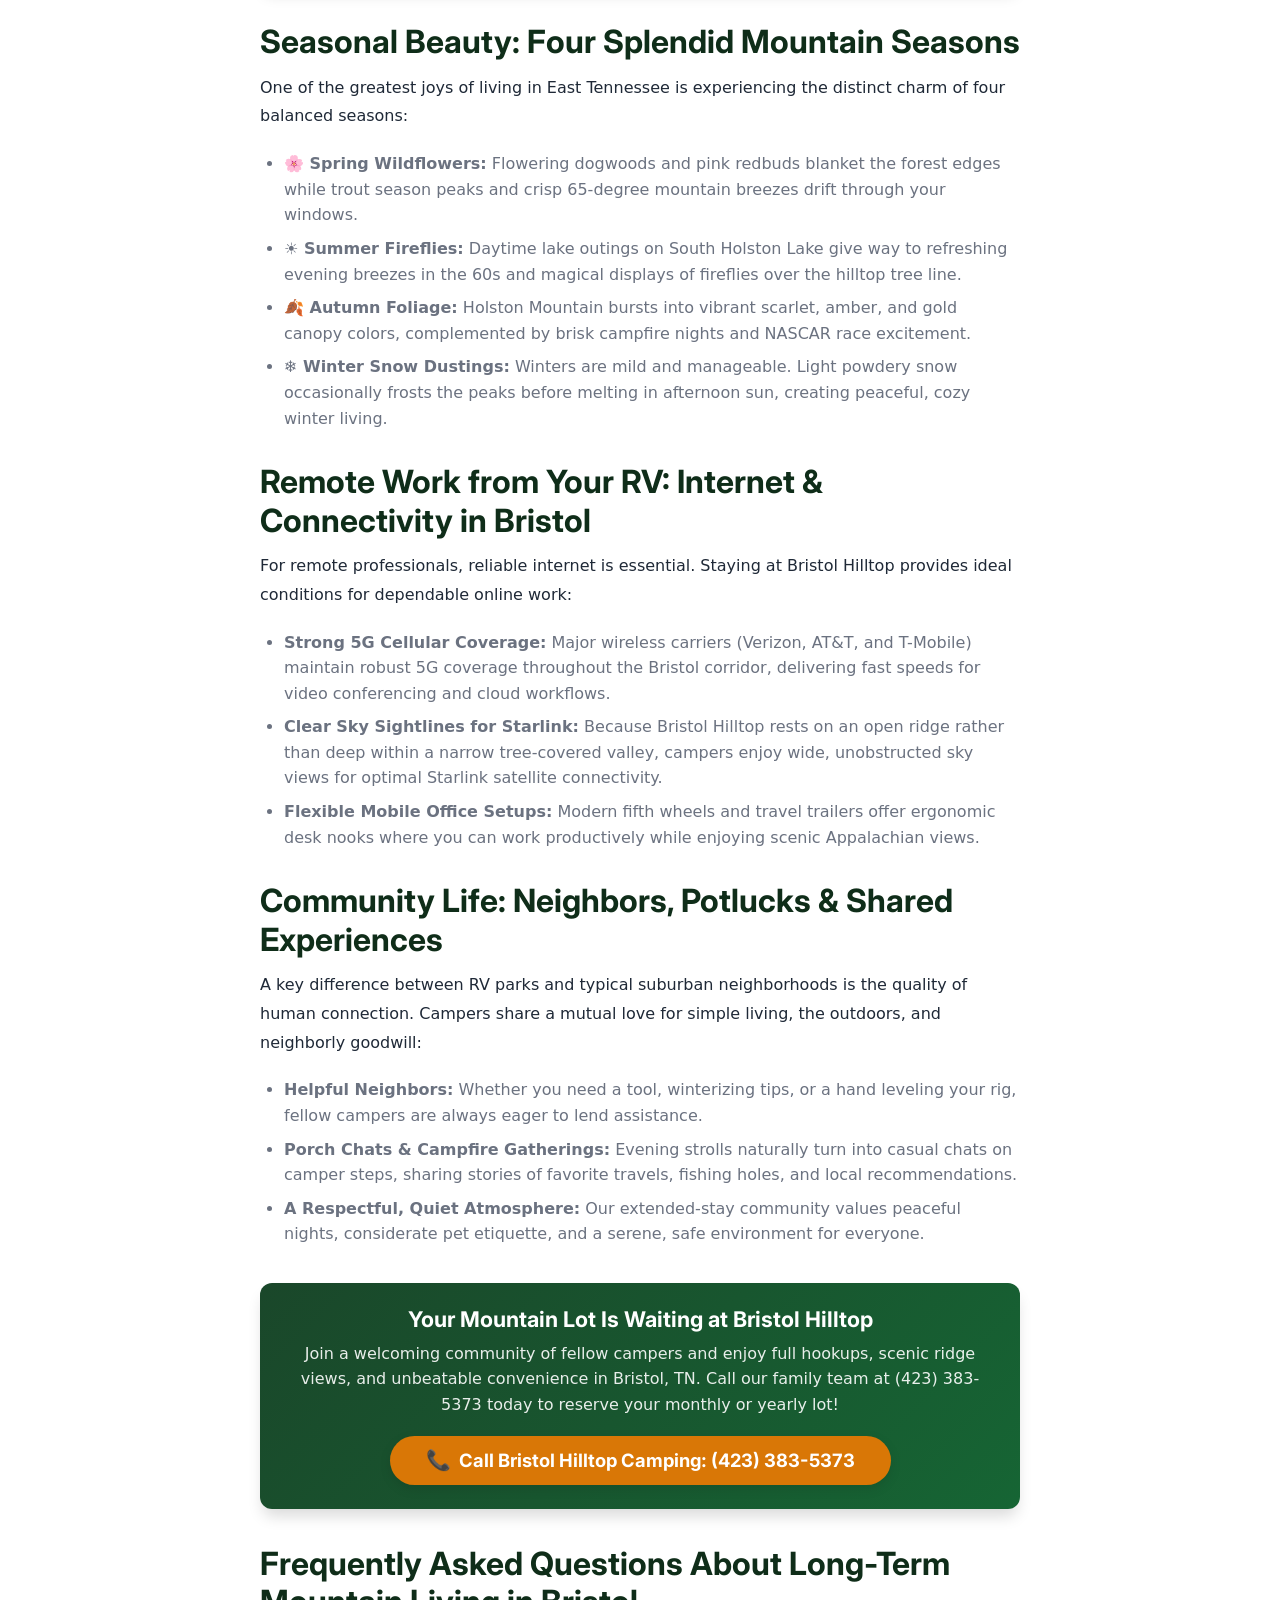
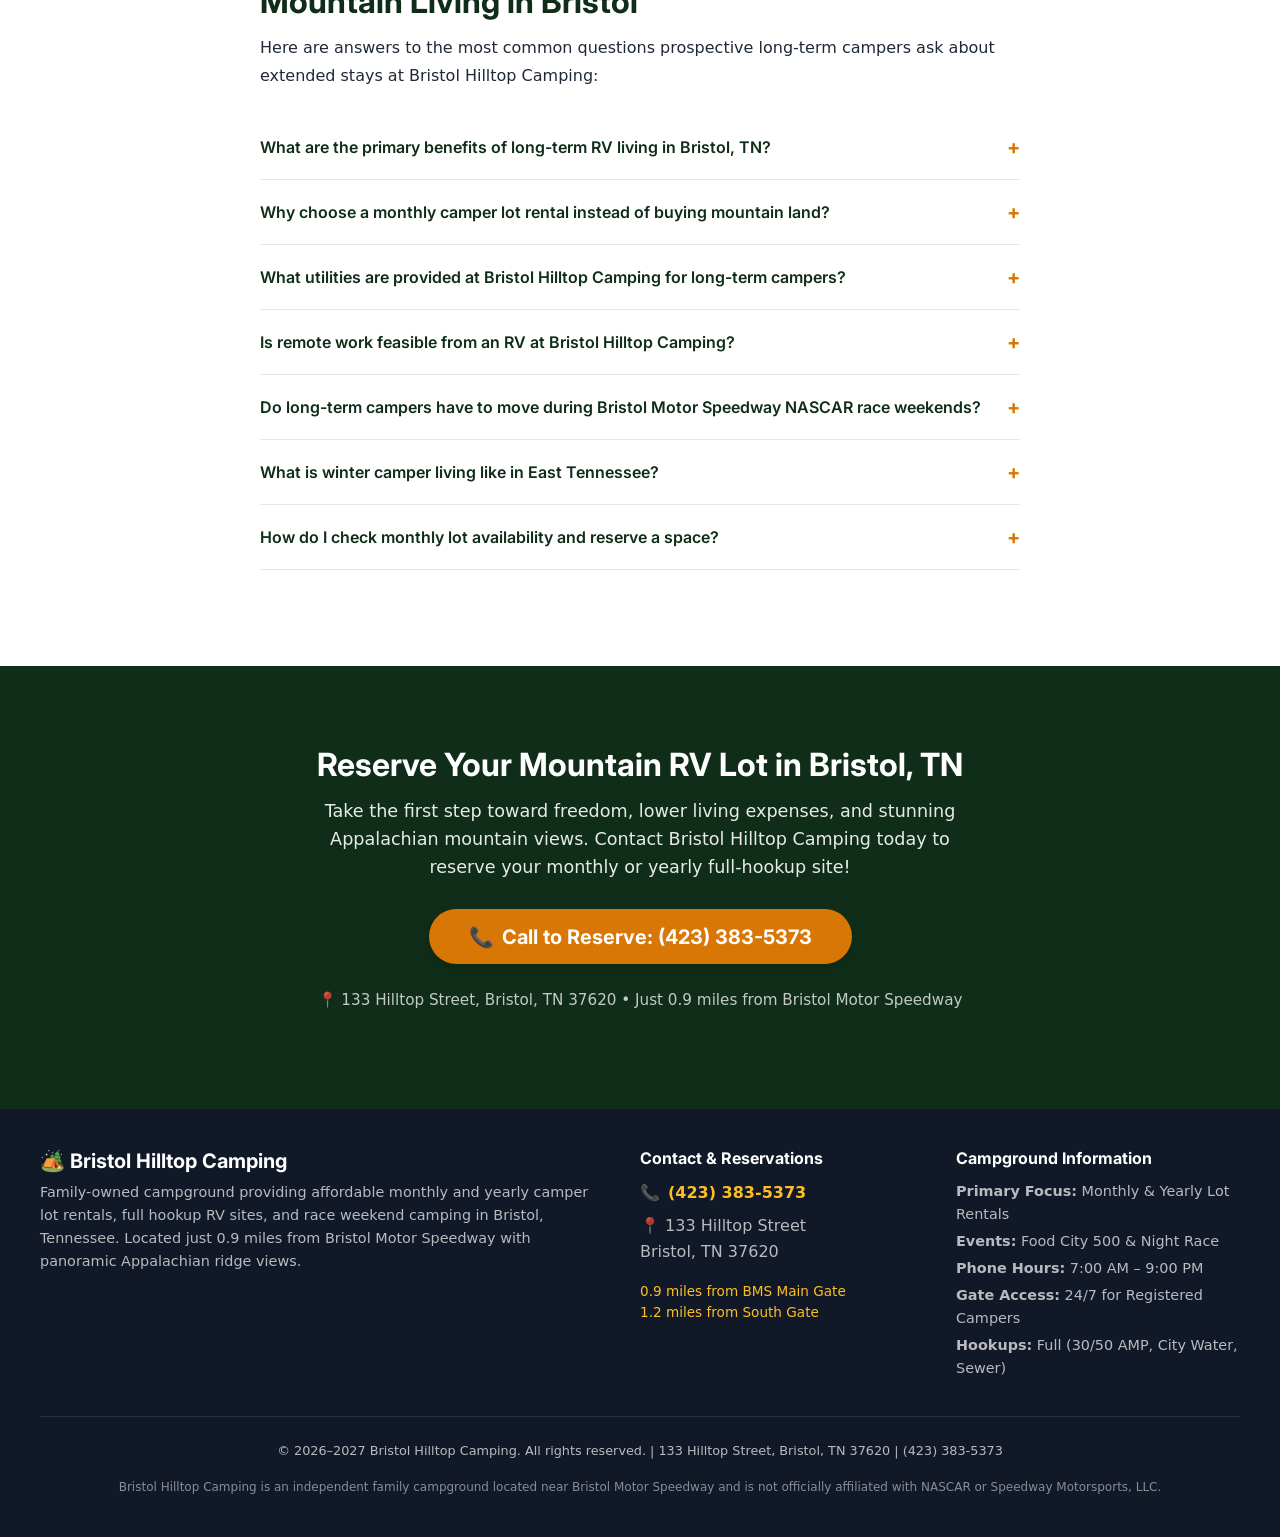
<file: blog/long-term-mountain-living-bristol.html>
<!DOCTYPE html>
<html lang="en">
<head>
  <meta charset="UTF-8">
  <meta name="viewport" content="width=device-width, initial-scale=1.0">
  <meta http-equiv="X-UA-Compatible" content="IE=edge">

  <!-- Primary SEO Meta Tags -->
  <title>Long-Term Mountain Living: Why Campers Are Choosing Bristol Hilltop</title>
  <meta name="description" content="Discover why RV owners and campers are choosing long-term mountain living at Bristol Hilltop Camping. Monthly and yearly lot rentals with full hookups, Appalachian views, and a tight-knit community in Bristol, TN.">
  <meta name="keywords" content="long-term RV living Bristol TN, mountain camper lot rental, monthly RV lot Appalachian mountains, full-time camper living Tennessee, extended stay RV park Bristol, full hookup monthly RV sites">
  <meta name="robots" content="index, follow">
  <meta name="author" content="Bristol Hilltop Camping">
  <link rel="canonical" href="https://bristolhilltopcamping.com/blog/long-term-mountain-living-bristol.html">

  <!-- Open Graph / Facebook -->
  <meta property="og:type" content="article">
  <meta property="og:url" content="https://bristolhilltopcamping.com/blog/long-term-mountain-living-bristol.html">
  <meta property="og:title" content="Long-Term Mountain Living: Why Campers Are Choosing Bristol Hilltop">
  <meta property="og:description" content="Discover why RV owners and campers are choosing long-term mountain living at Bristol Hilltop Camping. Monthly and yearly lot rentals with full hookups, Appalachian views, and a tight-knit community in Bristol, TN.">
  <meta property="og:image" content="https://bristolhilltopcamping.com/images/blog-mountain-living.jpg">
  <meta property="og:site_name" content="Bristol Hilltop Camping">

  <!-- Twitter Card -->
  <meta name="twitter:card" content="summary_large_image">
  <meta name="twitter:url" content="https://bristolhilltopcamping.com/blog/long-term-mountain-living-bristol.html">
  <meta name="twitter:title" content="Long-Term Mountain Living: Why Campers Are Choosing Bristol Hilltop">
  <meta name="twitter:description" content="Discover why RV owners and campers are choosing long-term mountain living at Bristol Hilltop Camping. Monthly and yearly lot rentals with full hookups, Appalachian views, and a tight-knit community in Bristol, TN.">
  <meta name="twitter:image" content="https://bristolhilltopcamping.com/images/blog-mountain-living.jpg">

  <!-- Geo Tags for Local SEO -->
  <meta name="geo.region" content="US-TN">
  <meta name="geo.placename" content="Bristol, Tennessee">
  <meta name="geo.position" content="36.5218;-82.2575">
  <meta name="ICBM" content="36.5218, -82.2575">

  <!-- Fonts & Stylesheet -->
  <link rel="preconnect" href="https://fonts.googleapis.com">
  <link rel="preconnect" href="https://fonts.gstatic.com" crossorigin>
  <link href="https://fonts.googleapis.com/css2?family=Inter:wght@400;500;600;700;800;900&display=swap" rel="stylesheet">
  <link rel="stylesheet" href="../css/styles.css">

  <style>
    .comparison-table-wrapper {
      overflow-x: auto;
      margin: 2rem 0;
      border-radius: var(--border-radius, 8px);
      box-shadow: 0 4px 6px -1px rgba(0,0,0,0.07), 0 2px 4px -2px rgba(0,0,0,0.05);
      border: 1px solid var(--color-border, #e5e7eb);
      background: #ffffff;
    }
    .comparison-table {
      width: 100%;
      border-collapse: collapse;
      text-align: left;
      font-size: 0.92rem;
    }
    .comparison-table th {
      background: var(--color-primary-dark, #133820);
      color: #ffffff;
      padding: 0.85rem 1rem;
      font-weight: 700;
      text-transform: uppercase;
      letter-spacing: 0.03em;
      font-size: 0.82rem;
    }
    .comparison-table td {
      padding: 0.85rem 1rem;
      border-bottom: 1px solid var(--color-border, #e5e7eb);
      vertical-align: top;
      color: var(--color-text-dark, #1f2937);
    }
    .comparison-table tr:nth-child(even) td {
      background: #f9fafb;
    }
    .comparison-table tr:hover td {
      background: #f0fdf4;
    }
    .table-col-highlight {
      font-weight: 600;
      color: var(--color-primary-dark, #133820);
      background: rgba(26, 71, 42, 0.06) !important;
    }
    .callout-box {
      background: #f0fdf4;
      border-left: 4px solid var(--color-primary, #1a472a);
      border-radius: 0 8px 8px 0;
      padding: 1.25rem 1.4rem;
      margin: 1.75rem 0;
    }
    .callout-box h3, .callout-box h4 {
      margin-top: 0;
      margin-bottom: 0.4rem;
      color: var(--color-primary-dark, #133820);
    }
    .callout-box p:last-child {
      margin-bottom: 0;
    }
    .cta-card {
      background: linear-gradient(135deg, #1a472a 0%, #133820 100%);
      color: #ffffff;
      padding: 1.5rem 1.75rem;
      border-radius: 12px;
      margin: 2.25rem 0;
      text-align: center;
      box-shadow: 0 10px 15px -3px rgba(0,0,0,0.15);
    }
    .cta-card h3 {
      color: #ffffff;
      margin-top: 0;
      margin-bottom: 0.5rem;
      font-size: 1.35rem;
    }
    .cta-card p {
      color: rgba(255, 255, 255, 0.9);
      margin-bottom: 1.15rem;
      line-height: 1.6;
    }
  </style>

  <!-- JSON-LD Structured Data: Article, Campground & FAQPage -->
  <script type="application/ld+json">
  {
    "@context": "https://schema.org",
    "@graph": [
      {
        "@type": "Article",
        "@id": "https://bristolhilltopcamping.com/blog/long-term-mountain-living-bristol.html#article",
        "isPartOf": {
          "@type": "WebSite",
          "@id": "https://bristolhilltopcamping.com/#website",
          "name": "Bristol Hilltop Camping",
          "url": "https://bristolhilltopcamping.com/"
        },
        "headline": "Long-Term Mountain Living: Why Campers Are Choosing Bristol Hilltop",
        "description": "Discover why RV owners and campers are choosing long-term mountain living at Bristol Hilltop Camping. Monthly and yearly lot rentals with full hookups, Appalachian views, and a tight-knit community in Bristol, TN.",
        "image": "https://bristolhilltopcamping.com/images/blog-mountain-living.jpg",
        "datePublished": "2026-09-15T08:00:00-04:00",
        "dateModified": "2026-09-15T08:00:00-04:00",
        "mainEntityOfPage": "https://bristolhilltopcamping.com/blog/long-term-mountain-living-bristol.html",
        "author": {
          "@type": "Organization",
          "name": "Bristol Hilltop Camping",
          "url": "https://bristolhilltopcamping.com/"
        },
        "publisher": {
          "@type": "Organization",
          "name": "Bristol Hilltop Camping",
          "url": "https://bristolhilltopcamping.com/",
          "logo": {
            "@type": "ImageObject",
            "url": "https://bristolhilltopcamping.com/images/social-share.jpg"
          }
        },
        "articleSection": "RV Living & Extended Stay Guides",
        "keywords": "long-term RV living Bristol TN, mountain camper lot rental, monthly RV lot Appalachian mountains, full-time camper living Tennessee"
      },
      {
        "@type": "Campground",
        "@id": "https://bristolhilltopcamping.com/#campground",
        "name": "Bristol Hilltop Camping",
        "image": "https://bristolhilltopcamping.com/images/blog-mountain-living.jpg",
        "url": "https://bristolhilltopcamping.com/",
        "telephone": "+1-423-383-5373",
        "priceRange": "$$",
        "address": {
          "@type": "PostalAddress",
          "streetAddress": "133 Hilltop Street",
          "addressLocality": "Bristol",
          "addressRegion": "TN",
          "postalCode": "37620",
          "addressCountry": "US"
        },
        "geo": {
          "@type": "GeoCoordinates",
          "latitude": 36.5218,
          "longitude": -82.2575
        }
      },
      {
        "@type": "FAQPage",
        "@id": "https://bristolhilltopcamping.com/blog/long-term-mountain-living-bristol.html#faq",
        "mainEntity": [
          {
            "@type": "Question",
            "name": "What are the primary benefits of long-term RV living in Bristol, TN?",
            "acceptedAnswer": {
              "@type": "Answer",
              "text": "Long-term RV living in Bristol, TN provides significant monthly savings, zero Tennessee state income tax, a mild four-season climate, scenic ridge vistas, and fast access to South Holston Lake, the Appalachian Trail, and Bristol Motor Speedway."
            }
          },
          {
            "@type": "Question",
            "name": "Why choose a monthly camper lot rental instead of buying mountain land?",
            "acceptedAnswer": {
              "@type": "Answer",
              "text": "Buying raw mountain land entails costly excavation, rocky perc test failures, well drilling expenses ($8,000–$20,000+), and restrictive zoning laws banning full-time RV occupancy. A monthly lot rental at Bristol Hilltop Camping is turnkey with full hookups and zero property taxes."
            }
          },
          {
            "@type": "Question",
            "name": "What utilities are provided at Bristol Hilltop Camping for long-term campers?",
            "acceptedAnswer": {
              "@type": "Answer",
              "text": "Every long-term lot includes full hookups: dedicated 30-amp and 50-amp electrical pedestals, continuous pressurized municipal city water, direct in-ground sewer connections, trash service, and grounds maintenance."
            }
          },
          {
            "@type": "Question",
            "name": "Is remote work feasible from an RV at Bristol Hilltop Camping?",
            "acceptedAnswer": {
              "@type": "Answer",
              "text": "Yes. Bristol offers strong 5G mobile coverage from Verizon, AT&T, and T-Mobile. Furthermore, our elevated hilltop ridge provides wide-open, unobstructed sky views for optimal Starlink satellite internet performance."
            }
          },
          {
            "@type": "Question",
            "name": "Do long-term campers have to move during Bristol Motor Speedway NASCAR race weekends?",
            "acceptedAnswer": {
              "@type": "Answer",
              "text": "No. Monthly and yearly lot renters enjoy guaranteed continuous occupancy year-round. You never have to relocate your rig, pack up, or pay event surge surcharges during NASCAR race weekends."
            }
          },
          {
            "@type": "Question",
            "name": "What is winter camper living like in East Tennessee?",
            "acceptedAnswer": {
              "@type": "Answer",
              "text": "Winters in the Appalachian foothills are comparatively mild. While nights dip below freezing with picturesque snow dustings, daytime temperatures regularly rise into the 40s and 50s. With a heated water hose and proper skirting, living comfortably year-round is easy."
            }
          },
          {
            "@type": "Question",
            "name": "How do I check monthly lot availability and reserve a space?",
            "acceptedAnswer": {
              "@type": "Answer",
              "text": "Call Bristol Hilltop Camping directly at (423) 383-5373. Our family team will discuss your camper specifications, power requirements, and arrival timeline to reserve your lot."
            }
          }
        ]
      }
    ]
  }
  </script>

  <!-- JavaScript -->
  <script src="../js/main.js" defer></script>
  <script src="../js/analytics.js" defer></script>
</head>
<body>
  <!-- Accessibility Skip Link -->
  <a href="#main-content" class="skip-link">Skip to main content</a>

  <!-- Header & Navigation -->
  <header class="header">
    <div class="header__inner">
      <a href="../index.html" class="header__logo" aria-label="Bristol Hilltop Camping Home">
        <span class="header__logo-icon">🏕️</span>
        <span>Bristol Hilltop Camping</span>
      </a>
      <nav class="nav" aria-label="Main Navigation">
        <ul class="nav__list">
          <li><a href="../index.html" class="nav__link">Home</a></li>
          <li><a href="../index.html#rentals" class="nav__link">Rentals</a></li>
          <li><a href="../index.html#race-weekends" class="nav__link">Race Weekends</a></li>
          <li><a href="index.html" class="nav__link">Blog</a></li>
          <li><a href="../index.html#faq" class="nav__link">Contact</a></li>
        </ul>
      </nav>
      <a href="tel:+14233835373" class="btn btn--call btn--sm header__cta" aria-label="Call Bristol Hilltop Camping">
        <span class="btn__icon">📞</span>
        <span>(423) 383-5373</span>
      </a>
      <button class="header__toggle" aria-label="Toggle navigation menu" aria-expanded="false">&#9776;</button>
    </div>
  </header>

  <!-- Main Content Area -->
  <main id="main-content">
    <!-- Blog Hero Section -->
    <article>
      <section class="event-hero" aria-label="Blog Header" style="background: linear-gradient(rgba(26,71,42,0.85), rgba(26,71,42,0.92)), url('../images/blog-mountain-living.jpg') center/cover no-repeat;">
        <div class="container">
          <div class="hero__badge">🏔️ Mountain Living &amp; Extended Stays</div>
          <h1>Long-Term Mountain Living: Why Campers Are Choosing Bristol Hilltop</h1>
          <p style="font-size: 1.15rem; max-width: 820px; margin: 0 auto 1.5rem; line-height: 1.6;">
            A growing wave of travelers, remote professionals, and retirees are trading high housing costs and crowded subdivisions for the freedom of the Appalachian foothills. Discover why <strong>long-term RV living Bristol TN</strong> style is capturing hearts, and why Bristol Hilltop Camping has become the preferred mountain haven.
          </p>
          <div style="display: flex; flex-wrap: wrap; justify-content: center; gap: 1.25rem; font-size: 0.9rem; color: var(--color-accent-light, #fcd34d); margin-bottom: 1.75rem;">
            <span>✍️ By Bristol Hilltop Camping</span>
            <span>⏱️ 10 Min Read</span>
            <span>📍 Bristol, East Tennessee</span>
          </div>
          <div class="hero__ctas">
            <a href="tel:+14233835373" class="btn btn--call">
              <span class="btn__icon">📞</span>
              <span>Call for Lot Openings: (423) 383-5373</span>
            </a>
            <a href="#article-body" class="btn btn--outline">
              <span>Explore Mountain Living ↓</span>
            </a>
          </div>
        </div>
      </section>

      <!-- Proximity & Highlights Banner -->
      <section class="proximity" aria-label="Campground highlights">
        <div class="proximity__content">
          <div class="proximity__item">
            <span class="proximity__icon">🔌</span>
            <span>Full Hookup 30 &amp; 50 AMP Sites</span>
          </div>
          <span class="proximity__divider">|</span>
          <div class="proximity__item">
            <span class="proximity__icon">📅</span>
            <span>Monthly &amp; Yearly Leases Available</span>
          </div>
          <span class="proximity__divider">|</span>
          <div class="proximity__item">
            <span class="proximity__icon">📍</span>
            <span>0.9 Miles from Bristol Motor Speedway</span>
          </div>
        </div>
      </section>

      <!-- Main Blog Content -->
      <div class="event-content" id="article-body">
        <img src="../images/blog-mountain-living.jpg" alt="Panoramic long-term RV living campsite in Bristol TN with a travel trailer parked overlooking lush green Appalachian mountain ridges" loading="lazy" style="width: 100%; border-radius: 12px; margin-bottom: 2rem;">

        <p style="font-size: 1.15rem; line-height: 1.8; color: var(--color-text-dark, #1f2937); margin-bottom: 1.5rem;">
          Imagine waking up each morning, pouring a hot mug of coffee, and stepping outside your camper door to greet a gentle breeze rolling over mist-covered Appalachian ridges. The birds are singing in the hardwood canopy, the air carries the scent of fresh pine, and there is no stressful bumper-to-bumper commute ahead of you. For an ever-growing community of travelers, this is no longer an occasional vacation getaway—it is their everyday reality through <strong>long-term RV living Bristol TN</strong>.
        </p>

        <p style="line-height: 1.8; margin-bottom: 1.5rem;">
          Rising home prices, high interest rates, and expanding remote work have prompted thousands to trade traditional homeownership for the freedom of <strong>full-time camper living Tennessee</strong> style.
        </p>

        <p style="line-height: 1.8; margin-bottom: 2rem;">
          Yet thriving in an extended camper lifestyle requires the right foundation: dependable full hookups, scenic breathing room, fair monthly rates, and a welcoming neighborhood atmosphere. That is why so many campers choose their <strong>mountain camper lot rental</strong> at <a href="../index.html" style="color: var(--color-primary, #1a472a); font-weight: 600; text-decoration: underline;">Bristol Hilltop Camping</a>. In this complete guide, we examine why Bristol is the ultimate mountain destination, how monthly lot rentals compare to buying land, the financial math behind camper living, and what life looks like on our elevated ridge.
        </p>

        <!-- Section 1 -->
        <h2>The Rise of Long-Term RV Living &amp; Full-Time Camper Life in Appalachia</h2>
        <p style="line-height: 1.8; margin-bottom: 1.25rem;">
          RV living was once associated primarily with weekend road trips or retired snowbirds migrating toward southern beaches. Today, extended camper residency has become an intentional, empowering lifestyle embraced across generations:
        </p>
        <ul>
          <li><strong>Remote Workers &amp; Digital Nomads:</strong> Professionals enjoying fast connectivity alongside panoramic mountain views instead of cubicle walls.</li>
          <li><strong>Traveling Medical Staff &amp; Contractors:</strong> Specialists on Tri-Cities assignments who prefer their own comfortable rig over costly short-term leases.</li>
          <li><strong>Active Retirees:</strong> Down-sizers trading property taxes, lawn care, and home repairs for outdoor recreation and simple living.</li>
          <li><strong>Motorsport Fans:</strong> Race enthusiasts wanting a permanent vacation base steps from Bristol Motor Speedway.</li>
        </ul>
        <p style="line-height: 1.8; margin-bottom: 1.5rem;">
          Southern Appalachia, particularly Northeast Tennessee, has emerged as the premier setting for this lifestyle. The region pairs breathtaking mountain scenery and clean air with genuine small-town hospitality and modern infrastructure. Securing a <strong>monthly RV lot Appalachian mountains</strong> retreat provides an invigorating outdoor sanctuary where nature serves as an endless extension of your living room.
        </p>

        <!-- Section 2 -->
        <h2>Why Bristol, TN Is Perfect for Mountain Camper Living</h2>
        <p style="line-height: 1.8; margin-bottom: 1.25rem;">
          Location dictates daily comfort and cost of living. Bristol, Tennessee—nestled gracefully in the Great Appalachian Valley against the Blue Ridge mountains—stands out as an ideal mountain home:
        </p>
        <ul>
          <li><strong>Zero State Income Tax &amp; Low Cost of Living:</strong> Tennessee has no wage income tax, and Bristol’s everyday expenses remain well below national averages.</li>
          <li><strong>Ridge Views Without Isolation:</strong> Enjoy scenic Appalachian views just minutes from regional hospitals, supermarkets, and specialty retailers.</li>
          <li><strong>World-Class Recreation:</strong> Boating on South Holston Lake, blue-ribbon trout fishing on the South Holston tailwaters, and hiking the Appalachian Trail.</li>
          <li><strong>Rich Historic Culture:</strong> Downtown State Street features artisan cafes, craft breweries, and the Birthplace of Country Music Museum.</li>
        </ul>

        <!-- CTA Callout 1 (Mention 1) -->
        <div class="cta-card">
          <h3>Ready to Make the Mountain Move?</h3>
          <p>
            Experience the peace and financial freedom of long-term RV living at Bristol Hilltop Camping. Our full-hookup sites offer elevation views just 0.9 miles from Bristol Motor Speedway.
          </p>
          <a href="tel:+14233835373" class="btn btn--call" style="font-size: 1.1rem; padding: 0.85rem 2rem;">
            <span class="btn__icon">📞</span>
            <span>Call Bristol Hilltop Camping: (423) 383-5373</span>
          </a>
        </div>

        <!-- Section 3 -->
        <h2>Benefits of Monthly &amp; Yearly Lot Rentals vs. Buying Mountain Land</h2>
        <p style="line-height: 1.8; margin-bottom: 1.25rem;">
          Campers often contemplate purchasing raw mountain land to park an RV. However, developing undeveloped mountain acreage quickly turns into an expensive, stressful ordeal. Comparing raw land to an established <strong>mountain camper lot rental</strong> reveals clear advantages:
        </p>

        <div style="display: grid; gap: 1.25rem; margin-bottom: 1.75rem;">
          <div class="callout-box" style="margin: 0;">
            <h4>🚫 The Hidden Costs of Raw Mountain Land</h4>
            <p style="line-height: 1.7; margin-bottom: 0.5rem;">
              <strong>Rocky Soil &amp; Perc Failures:</strong> Mountain soil is thin and rocky. Failing a soil perc test requires engineered septic systems costing $20,000 to $35,000 before parking your rig.
            </p>
            <p style="line-height: 1.7; margin-bottom: 0.5rem;">
              <strong>Well Drilling Expenses:</strong> Drilling through Appalachian limestone typically runs $8,000 to $20,000+, with no guaranteed water flow or purity.
            </p>
            <p style="line-height: 1.7; margin-bottom: 0;">
              <strong>Zoning Restrictions &amp; Washouts:</strong> Hillside road grading and utility pole installation cost thousands, and most local zoning ordinances ban living full-time in an RV on unimproved land without an active residential building permit.
            </p>
          </div>

          <div class="callout-box" style="margin: 0; background: #eff6ff; border-left-color: #2563eb;">
            <h4>✅ The Bristol Hilltop Rental Advantage</h4>
            <p style="line-height: 1.7; margin-bottom: 0.5rem;">
              <strong>Turnkey from Day One:</strong> Back into your level site, connect electric, water, and sewer, and you are fully moved in within forty-five minutes.
            </p>
            <p style="line-height: 1.7; margin-bottom: 0.5rem;">
              <strong>No Capital Risk or Property Taxes:</strong> Keep your savings securely invested without paying real estate taxes, assessment hikes, or mortgage interest.
            </p>
            <p style="line-height: 1.7; margin-bottom: 0;">
              <strong>Grounds Maintenance Included:</strong> Mowing, weed-whacking, and utility infrastructure upkeep are handled for you with family pride.
            </p>
          </div>
        </div>

        <!-- Section 4 -->
        <h2>What Full Hookup (FHU) Really Means &amp; Why It Matters</h2>
        <p style="line-height: 1.8; margin-bottom: 1.25rem;">
          For stays longer than a few days, full hookups are indispensable for comfortable living. In the RV community, <strong>Full Hookup (FHU)</strong> means your site provides three dedicated, continuous utility connections:
        </p>
        <ul>
          <li><strong>Dedicated 30-Amp &amp; 50-Amp Electric:</strong> Heavy-duty pedestals supply reliable power for dual rooftop ACs, residential fridges, and heaters without generators.</li>
          <li><strong>Continuous Pressurized City Water:</strong> Treated municipal water provides endless pressure for hot showers and cooking without tank monitoring.</li>
          <li><strong>Direct In-Ground Sewer Drops:</strong> Dedicated sewer hookups eliminate messy portable waste totes and dump station lines.</li>
        </ul>

        <!-- CTA Callout 2 (Mention 2) -->
        <div class="cta-card" style="background: linear-gradient(135deg, #133820 0%, #1e5230 100%);">
          <h3>Full Hookup Sites for Extended Stays</h3>
          <p>
            Enjoy dependable 30/50-amp power, city water, and direct sewer in a scenic mountain setting. Call our team at Bristol Hilltop Camping to discuss current site availability.
          </p>
          <a href="tel:+14233835373" class="btn btn--call" style="font-size: 1.1rem; padding: 0.85rem 2rem;">
            <span class="btn__icon">📞</span>
            <span>Check Availability: (423) 383-5373</span>
          </a>
        </div>

        <!-- Section 5 -->
        <h2>The Bristol Hilltop Advantage: Elevation, Trackside Proximity &amp; Family Care</h2>
        <p style="line-height: 1.8; margin-bottom: 1.25rem;">
          Unlike commercial RV parks that crowd rigs onto hot asphalt pads beside loud interstates, Bristol Hilltop Camping offers a peaceful, scenic environment rooted in genuine Appalachian hospitality:
        </p>
        <ul>
          <li><strong>Elevated Ridge Views &amp; Mountain Breezes:</strong> Our hilltop location captures wide-open ridge vistas and cool mountain breezes that make summer evenings remarkably pleasant.</li>
          <li><strong>0.9 Miles from Bristol Motor Speedway:</strong> Walk to the world's most famous short track in 15 minutes. Avoid bumper-to-bumper race day traffic on Highway 11E and steep stadium parking charges.</li>
          <li><strong>Guaranteed Occupancy During Major Events:</strong> We never displace our long-term campers or charge gouged surge rates during NASCAR race weekends. Your site remains your home year-round.</li>
          <li><strong>Family-Owned Pride &amp; Attentive Hospitality:</strong> As an independent family business, we know our campers personally, maintain spotless grounds, and ensure a safe, peaceful neighborhood.</li>
        </ul>

        <!-- Section 6 -->
        <h2>Cost Comparison: Monthly RV Lot vs. Apartment vs. Traditional Mortgage</h2>
        <p style="line-height: 1.8; margin-bottom: 1.5rem;">
          Financial freedom is a major driver of <strong>long-term RV living Bristol TN</strong>. Here is how a monthly lot rental compares with area apartments and single-family homes:
        </p>

        <!-- Cost Comparison Table -->
        <div class="comparison-table-wrapper">
          <table class="comparison-table">
            <thead>
              <tr>
                <th style="width: 25%;">Expense Category</th>
                <th style="width: 25%;" class="table-col-highlight">🏕️ Bristol Hilltop Lot</th>
                <th style="width: 25%;">🏢 Bristol Apartment (1-2 BR)</th>
                <th style="width: 25%;">🏡 Single-Family Home</th>
              </tr>
            </thead>
            <tbody>
              <tr>
                <td><strong>Monthly Rent / Mortgage</strong></td>
                <td class="table-col-highlight"><strong>$500 – $700 / mo</strong></td>
                <td>$1,250 – $1,650 / mo</td>
                <td>$1,850 – $2,400+ / mo</td>
              </tr>
              <tr>
                <td><strong>Water &amp; Sewer</strong></td>
                <td class="table-col-highlight"><strong>INCLUDED</strong></td>
                <td>$60 – $90 / mo</td>
                <td>$70 – $110 / mo</td>
              </tr>
              <tr>
                <td><strong>Trash Service</strong></td>
                <td class="table-col-highlight"><strong>INCLUDED</strong></td>
                <td>$25 – $40 / mo</td>
                <td>$30 – $45 / mo</td>
              </tr>
              <tr>
                <td><strong>Electricity</strong></td>
                <td class="table-col-highlight">$60 – $120 / mo (metered)</td>
                <td>$110 – $180 / mo</td>
                <td>$160 – $260 / mo</td>
              </tr>
              <tr>
                <td><strong>Property Taxes</strong></td>
                <td class="table-col-highlight"><strong>$0 (Owner pays)</strong></td>
                <td>$0 (Built into rent)</td>
                <td>$180 – $320 / mo</td>
              </tr>
              <tr>
                <td><strong>Insurance</strong></td>
                <td class="table-col-highlight">$35 – $75 / mo (RV policy)</td>
                <td>$25 – $40 / mo</td>
                <td>$120 – $200 / mo</td>
              </tr>
              <tr>
                <td><strong>Lawn &amp; Maintenance</strong></td>
                <td class="table-col-highlight"><strong>$0 (Included)</strong></td>
                <td>$0 (Included)</td>
                <td>$100 – $250 / mo</td>
              </tr>
              <tr>
                <td><strong>Upfront Move-In Cost</strong></td>
                <td class="table-col-highlight">First month + modest deposit</td>
                <td>First, last, security ($3,000+)</td>
                <td>20% Down + closing ($50k+)</td>
              </tr>
              <tr>
                <td><strong>ESTIMATED MONTHLY TOTAL</strong></td>
                <td class="table-col-highlight"><strong style="color: #166534; font-size: 1.05rem;">$600 – $895 / mo</strong></td>
                <td><strong>$1,470 – $2,000 / mo</strong></td>
                <td><strong>$2,510 – $3,585+ / mo</strong></td>
              </tr>
            </tbody>
          </table>
        </div>

        <p style="line-height: 1.8; margin-bottom: 1.5rem;">
          Choosing an affordable <strong>mountain camper lot rental</strong> saves residents between <strong>$800 and $2,200 per month</strong>—totaling $9,600 to $26,000 annually. That surplus can eliminate debt, fund retirement, or support travel without financial anxiety.
        </p>

        <!-- CTA Callout 3 (Mention 3) -->
        <div class="cta-card">
          <h3>Cut Your Monthly Living Costs in the Mountains</h3>
          <p>
            Why spend thousands on apartment leases or mortgages when you can enjoy peaceful hilltop living? Call Bristol Hilltop Camping at (423) 383-5373 to explore our monthly and annual lot openings.
          </p>
          <a href="tel:+14233835373" class="btn btn--call" style="font-size: 1.1rem; padding: 0.85rem 2rem;">
            <span class="btn__icon">📞</span>
            <span>Call Today: (423) 383-5373</span>
          </a>
        </div>

        <!-- Section 7 -->
        <h2>Seasonal Beauty: Four Splendid Mountain Seasons</h2>
        <p style="line-height: 1.8; margin-bottom: 1.25rem;">
          One of the greatest joys of living in East Tennessee is experiencing the distinct charm of four balanced seasons:
        </p>
        <ul>
          <li><strong>🌸 Spring Wildflowers:</strong> Flowering dogwoods and pink redbuds blanket the forest edges while trout season peaks and crisp 65-degree mountain breezes drift through your windows.</li>
          <li><strong>☀️ Summer Fireflies:</strong> Daytime lake outings on South Holston Lake give way to refreshing evening breezes in the 60s and magical displays of fireflies over the hilltop tree line.</li>
          <li><strong>🍂 Autumn Foliage:</strong> Holston Mountain bursts into vibrant scarlet, amber, and gold canopy colors, complemented by brisk campfire nights and NASCAR race excitement.</li>
          <li><strong>❄️ Winter Snow Dustings:</strong> Winters are mild and manageable. Light powdery snow occasionally frosts the peaks before melting in afternoon sun, creating peaceful, cozy winter living.</li>
        </ul>

        <!-- Section 8 -->
        <h2>Remote Work from Your RV: Internet &amp; Connectivity in Bristol</h2>
        <p style="line-height: 1.8; margin-bottom: 1.25rem;">
          For remote professionals, reliable internet is essential. Staying at Bristol Hilltop provides ideal conditions for dependable online work:
        </p>
        <ul>
          <li><strong>Strong 5G Cellular Coverage:</strong> Major wireless carriers (Verizon, AT&amp;T, and T-Mobile) maintain robust 5G coverage throughout the Bristol corridor, delivering fast speeds for video conferencing and cloud workflows.</li>
          <li><strong>Clear Sky Sightlines for Starlink:</strong> Because Bristol Hilltop rests on an open ridge rather than deep within a narrow tree-covered valley, campers enjoy wide, unobstructed sky views for optimal Starlink satellite connectivity.</li>
          <li><strong>Flexible Mobile Office Setups:</strong> Modern fifth wheels and travel trailers offer ergonomic desk nooks where you can work productively while enjoying scenic Appalachian views.</li>
        </ul>

        <!-- Section 9 -->
        <h2>Community Life: Neighbors, Potlucks &amp; Shared Experiences</h2>
        <p style="line-height: 1.8; margin-bottom: 1.25rem;">
          A key difference between RV parks and typical suburban neighborhoods is the quality of human connection. Campers share a mutual love for simple living, the outdoors, and neighborly goodwill:
        </p>
        <ul>
          <li><strong>Helpful Neighbors:</strong> Whether you need a tool, winterizing tips, or a hand leveling your rig, fellow campers are always eager to lend assistance.</li>
          <li><strong>Porch Chats &amp; Campfire Gatherings:</strong> Evening strolls naturally turn into casual chats on camper steps, sharing stories of favorite travels, fishing holes, and local recommendations.</li>
          <li><strong>A Respectful, Quiet Atmosphere:</strong> Our extended-stay community values peaceful nights, considerate pet etiquette, and a serene, safe environment for everyone.</li>
        </ul>

        <!-- CTA Callout 4 (Mention 4) -->
        <div class="cta-card" style="background: linear-gradient(135deg, #1a472a 0%, #166534 100%);">
          <h3>Your Mountain Lot Is Waiting at Bristol Hilltop</h3>
          <p>
            Join a welcoming community of fellow campers and enjoy full hookups, scenic ridge views, and unbeatable convenience in Bristol, TN. Call our family team at (423) 383-5373 today to reserve your monthly or yearly lot!
          </p>
          <a href="tel:+14233835373" class="btn btn--call" style="font-size: 1.15rem; padding: 0.9rem 2.25rem;">
            <span class="btn__icon">📞</span>
            <span>Call Bristol Hilltop Camping: (423) 383-5373</span>
          </a>
        </div>

        <!-- Section 10: FAQ Accordion -->
        <h2>Frequently Asked Questions About Long-Term Mountain Living in Bristol</h2>
        <p style="line-height: 1.8; margin-bottom: 1.5rem;">
          Here are answers to the most common questions prospective long-term campers ask about extended stays at Bristol Hilltop Camping:
        </p>

        <div class="faq" style="margin-bottom: 3rem;">
          <div class="faq__item">
            <button class="faq__question" aria-expanded="false">
              <span>What are the primary benefits of long-term RV living in Bristol, TN?</span>
              <span class="faq__icon" aria-hidden="true">+</span>
            </button>
            <div class="faq__answer">
              <p>
                Long-term RV living in Bristol, TN provides significant cost savings, zero Tennessee state income tax, a balanced four-season climate, scenic mountain vistas, and immediate access to South Holston Lake, the Appalachian Trail, and historic downtown Bristol.
              </p>
            </div>
          </div>

          <div class="faq__item">
            <button class="faq__question" aria-expanded="false">
              <span>Why choose a monthly camper lot rental instead of buying mountain land?</span>
              <span class="faq__icon" aria-hidden="true">+</span>
            </button>
            <div class="faq__answer">
              <p>
                Developing raw mountain acreage involves steep grading costs, rocky perc test failures, well drilling fees ($8,000–$20,000+), and restrictive zoning laws that frequently ban full-time RV occupancy. Renting a monthly lot at Bristol Hilltop Camping is turnkey from day one with full hookups and zero property taxes.
              </p>
            </div>
          </div>

          <div class="faq__item">
            <button class="faq__question" aria-expanded="false">
              <span>What utilities are provided at Bristol Hilltop Camping for long-term campers?</span>
              <span class="faq__icon" aria-hidden="true">+</span>
            </button>
            <div class="faq__answer">
              <p>
                Every long-term lot includes full hookups: heavy-duty 30-amp and 50-amp electrical pedestals, continuous pressurized municipal city water, direct in-ground sewer connections, trash disposal, and regular grounds maintenance.
              </p>
            </div>
          </div>

          <div class="faq__item">
            <button class="faq__question" aria-expanded="false">
              <span>Is remote work feasible from an RV at Bristol Hilltop Camping?</span>
              <span class="faq__icon" aria-hidden="true">+</span>
            </button>
            <div class="faq__answer">
              <p>
                Yes. Bristol has robust 5G coverage across Verizon, AT&amp;T, and T-Mobile. In addition, our elevated hilltop ridge provides wide, open sky views that give Starlink satellite antennas unobstructed connectivity.
              </p>
            </div>
          </div>

          <div class="faq__item">
            <button class="faq__question" aria-expanded="false">
              <span>Do long-term campers have to move during Bristol Motor Speedway NASCAR race weekends?</span>
              <span class="faq__icon" aria-hidden="true">+</span>
            </button>
            <div class="faq__answer">
              <p>
                No. Monthly and yearly lot renters enjoy guaranteed continuous occupancy year-round. You never have to relocate your rig or pay race-weekend surcharges during major speedway events.
              </p>
            </div>
          </div>

          <div class="faq__item">
            <button class="faq__question" aria-expanded="false">
              <span>What is winter camper living like in East Tennessee?</span>
              <span class="faq__icon" aria-hidden="true">+</span>
            </button>
            <div class="faq__answer">
              <p>
                Winters in the Appalachian foothills are comparatively mild. While nights dip below freezing with picturesque snow dustings, daytime temperatures regularly rise into the 40s and 50s. With a heated water hose and proper skirting, living comfortably year-round is easy.
              </p>
            </div>
          </div>

          <div class="faq__item">
            <button class="faq__question" aria-expanded="false">
              <span>How do I check monthly lot availability and reserve a space?</span>
              <span class="faq__icon" aria-hidden="true">+</span>
            </button>
            <div class="faq__answer">
              <p>
                Call Bristol Hilltop Camping directly at (423) 383-5373. Our family team will discuss your camper specifications, power requirements, and arrival timeline to reserve your lot.
              </p>
            </div>
          </div>
        </div>

      </div>
    </article>

    <!-- Bottom Call to Action Section -->
    <section class="section section--dark text-center fade-in" id="contact">
      <div class="container">
        <h2>Reserve Your Mountain RV Lot in Bristol, TN</h2>
        <p style="max-width: 680px; margin: 0.75rem auto 1.75rem; color: rgba(255,255,255,0.9); font-size: 1.1rem; line-height: 1.6;">
          Take the first step toward freedom, lower living expenses, and stunning Appalachian mountain views. Contact Bristol Hilltop Camping today to reserve your monthly or yearly full-hookup site!
        </p>
        <div style="display: flex; flex-direction: column; align-items: center; gap: 1rem; justify-content: center;">
          <a href="tel:+14233835373" class="btn btn--call" style="font-size: 1.25rem; padding: 1.1rem 2.5rem;">
            <span class="btn__icon">📞</span>
            <span>Call to Reserve: (423) 383-5373</span>
          </a>
          <p style="font-size: 0.95rem; color: rgba(255,255,255,0.75); margin-top: 0.5rem;">
            📍 133 Hilltop Street, Bristol, TN 37620 • Just 0.9 miles from Bristol Motor Speedway
          </p>
        </div>
      </div>
    </section>
  </main>

  <!-- Footer with Full NAP Information -->
  <footer class="footer">
    <div class="footer__grid">
      <div class="footer__brand">
        <h3>🏕️ Bristol Hilltop Camping</h3>
        <p>
          Family-owned campground providing affordable monthly and yearly camper lot rentals, full hookup RV sites, and race weekend camping in Bristol, Tennessee. Located just 0.9 miles from Bristol Motor Speedway with panoramic Appalachian ridge views.
        </p>
      </div>

      <div class="footer__contact">
        <h4>Contact &amp; Reservations</h4>
        <a href="tel:+14233835373" aria-label="Call Bristol Hilltop Camping">
          <span>📞</span> (423) 383-5373
        </a>
        <p>
          📍 133 Hilltop Street<br>
          Bristol, TN 37620
        </p>
        <p style="font-size: 0.85rem; color: var(--color-accent-light, #fcd34d); margin-top: 0.5rem;">
          0.9 miles from BMS Main Gate<br>
          1.2 miles from South Gate
        </p>
      </div>

      <div class="footer__hours">
        <h4>Campground Information</h4>
        <ul>
          <li><strong>Primary Focus:</strong> Monthly &amp; Yearly Lot Rentals</li>
          <li><strong>Events:</strong> Food City 500 &amp; Night Race</li>
          <li><strong>Phone Hours:</strong> 7:00 AM – 9:00 PM</li>
          <li><strong>Gate Access:</strong> 24/7 for Registered Campers</li>
          <li><strong>Hookups:</strong> Full (30/50 AMP, City Water, Sewer)</li>
        </ul>
      </div>
    </div>

    <div class="footer__bottom">
      <p>
        &copy; 2026–2027 Bristol Hilltop Camping. All rights reserved. | 133 Hilltop Street, Bristol, TN 37620 | (423) 383-5373
      </p>
      <p style="font-size: 0.75rem; color: rgba(255,255,255,0.5); margin-top: 0.5rem;">
        Bristol Hilltop Camping is an independent family campground located near Bristol Motor Speedway and is not officially affiliated with NASCAR or Speedway Motorsports, LLC.
      </p>
    </div>
  </footer>

  <!-- Sticky Mobile Call-To-Action Bar -->
  <div class="mobile-cta" aria-label="Quick Mobile Call">
    <a href="tel:+14233835373" class="mobile-cta__link">
      <span class="mobile-cta__icon">📞</span>
      <span>Call Now: (423) 383-5373</span>
    </a>
  </div>
</body>
</html>
</file>
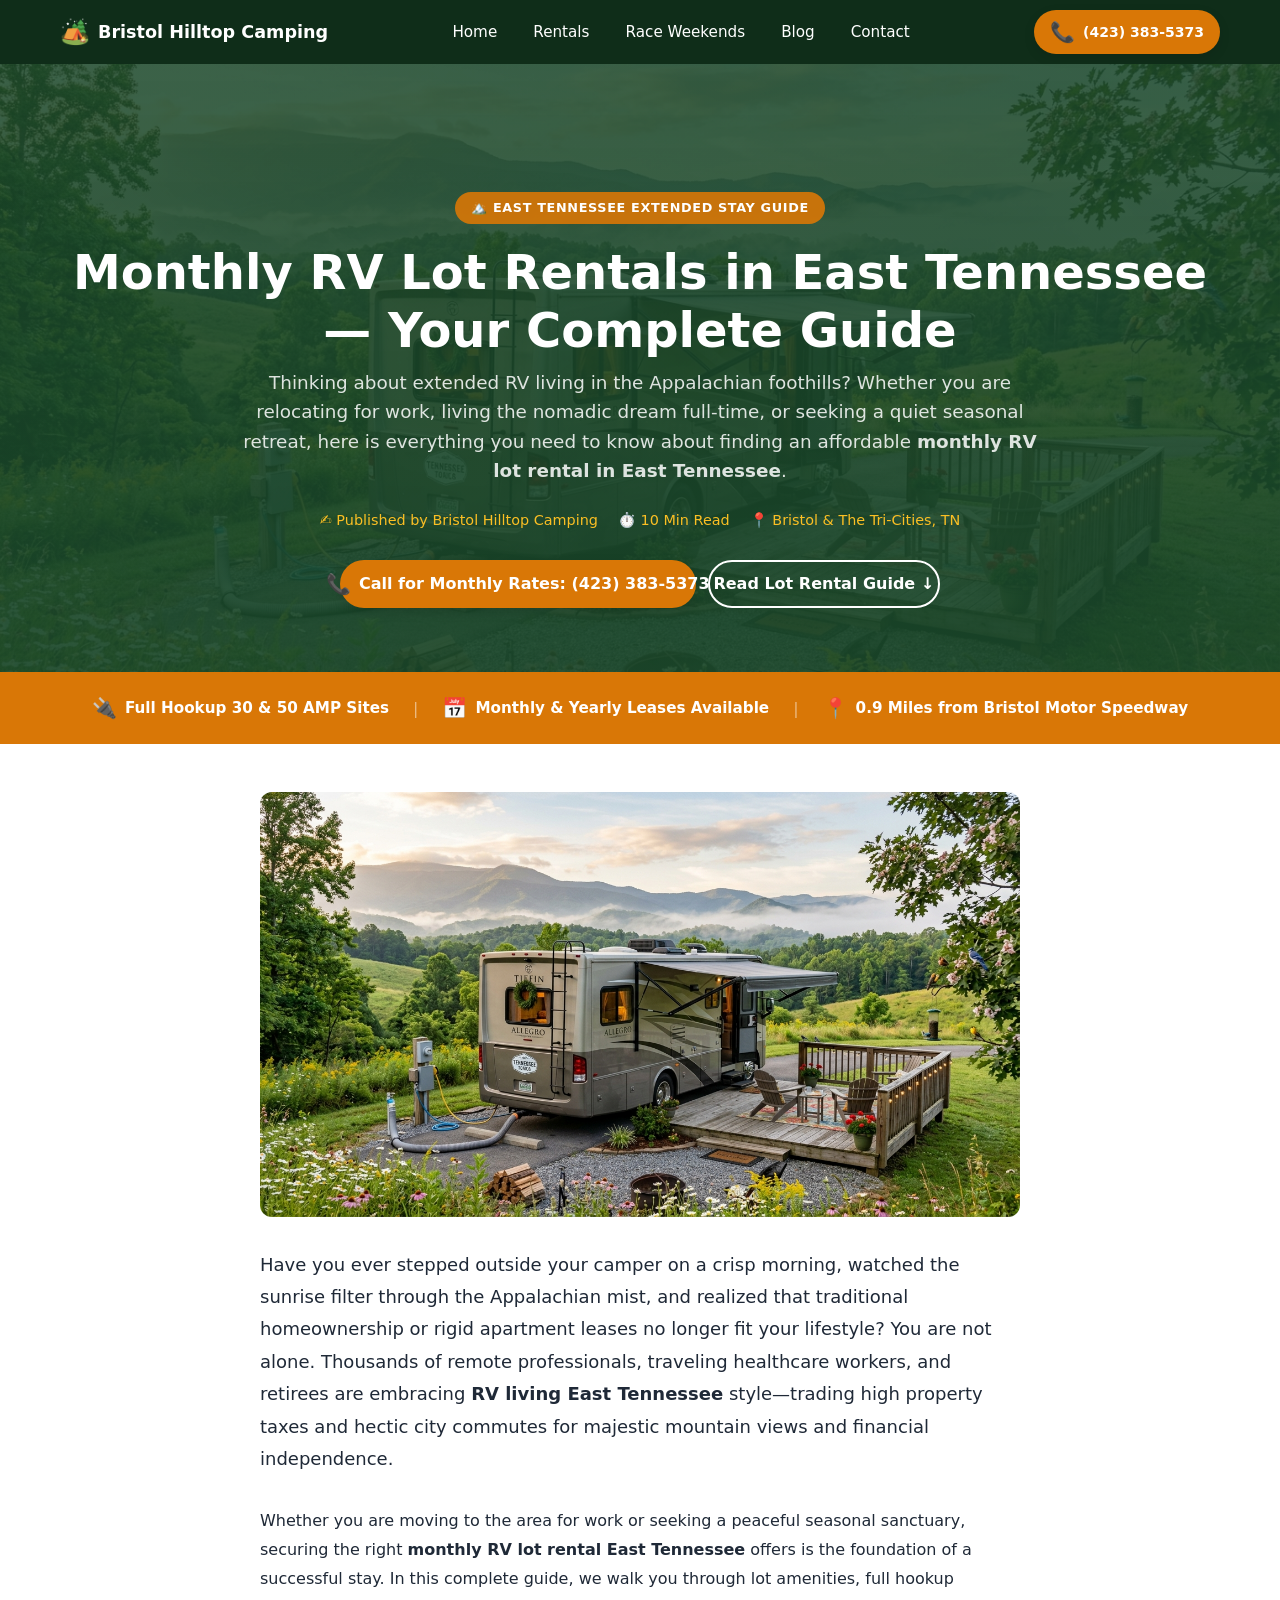
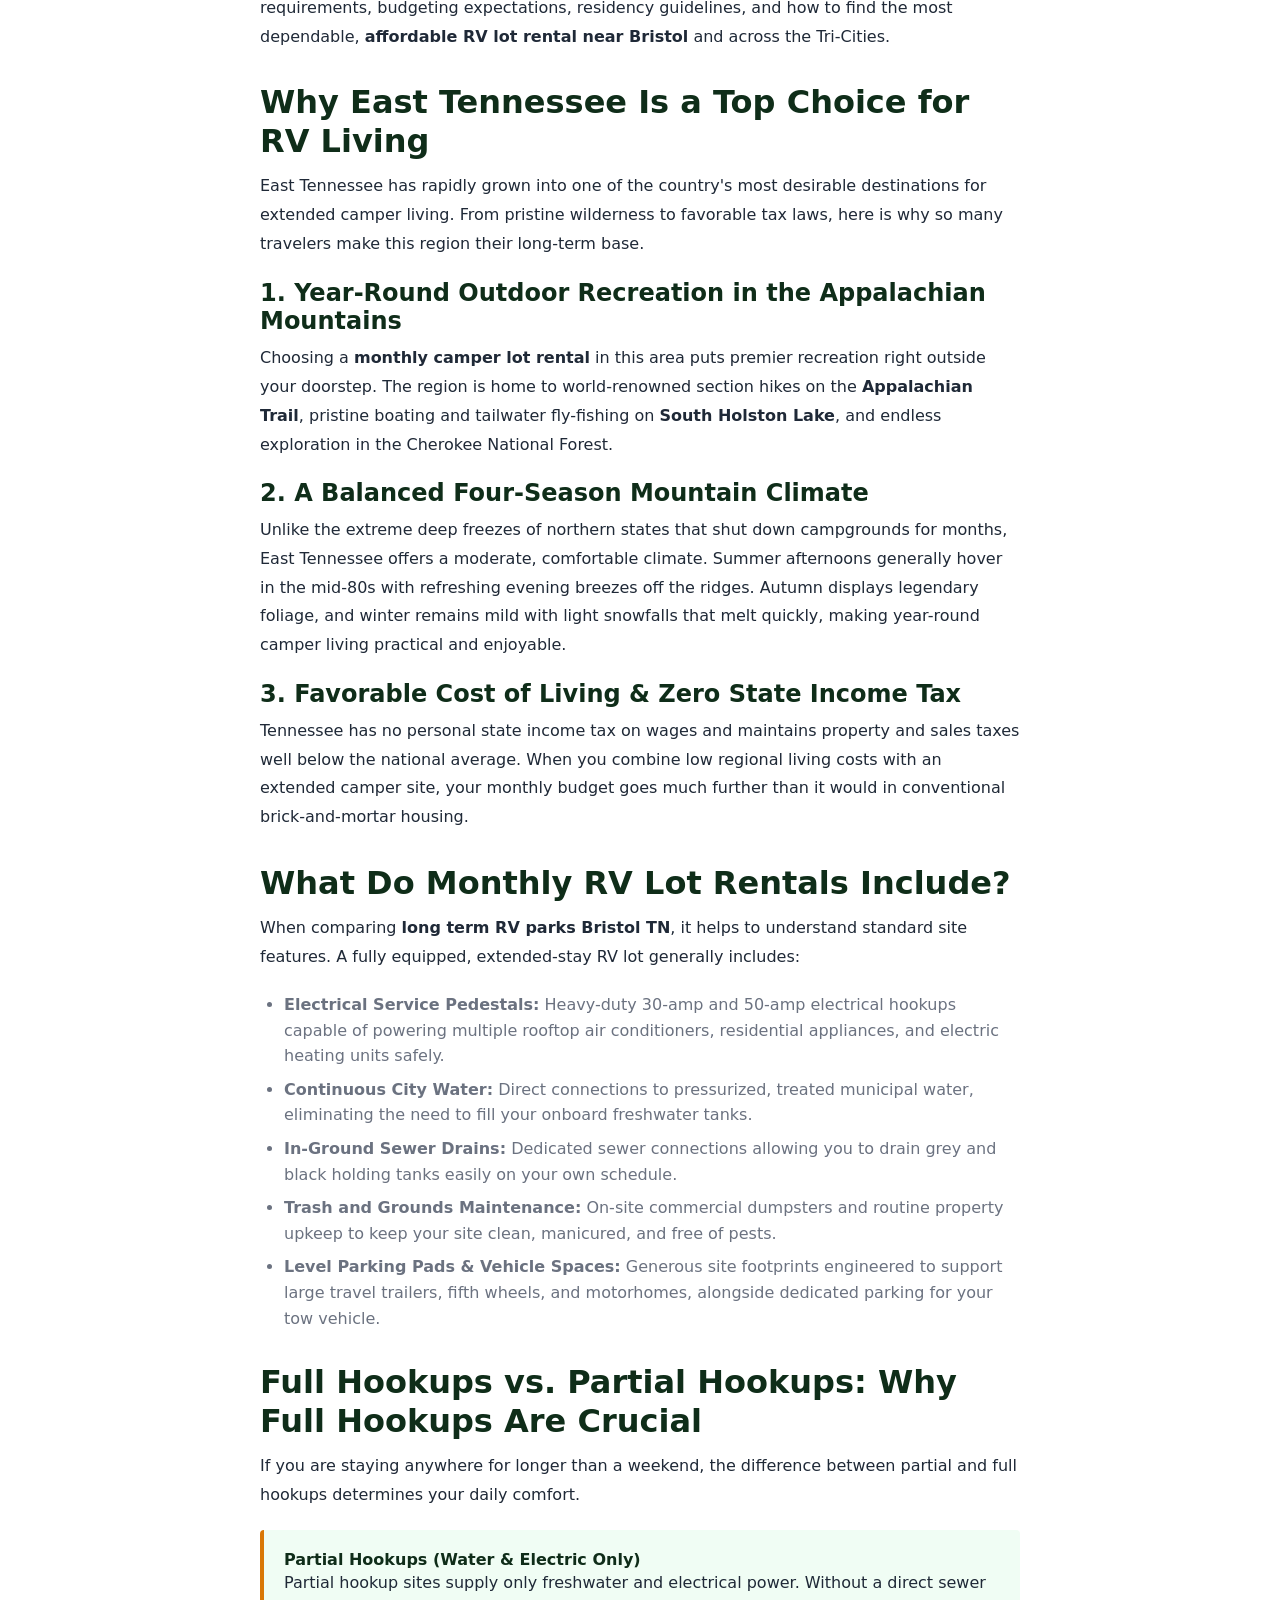
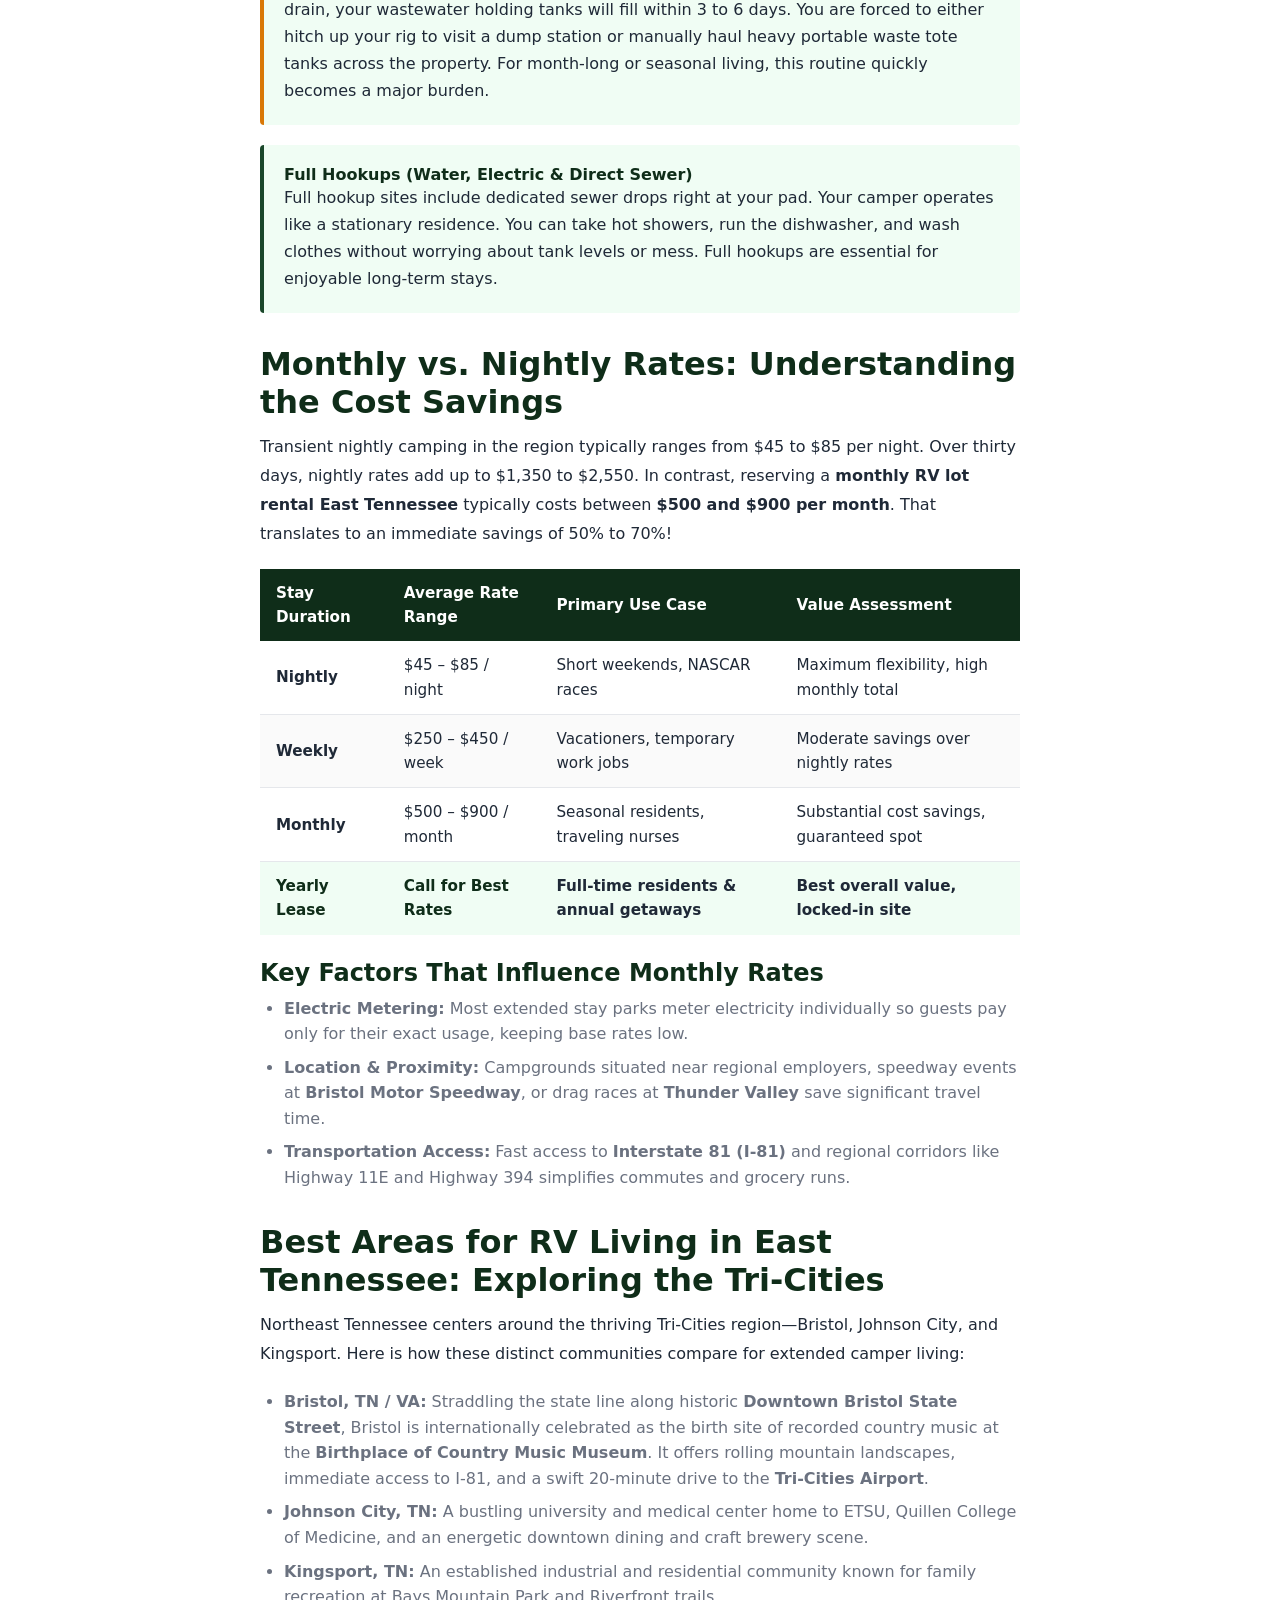
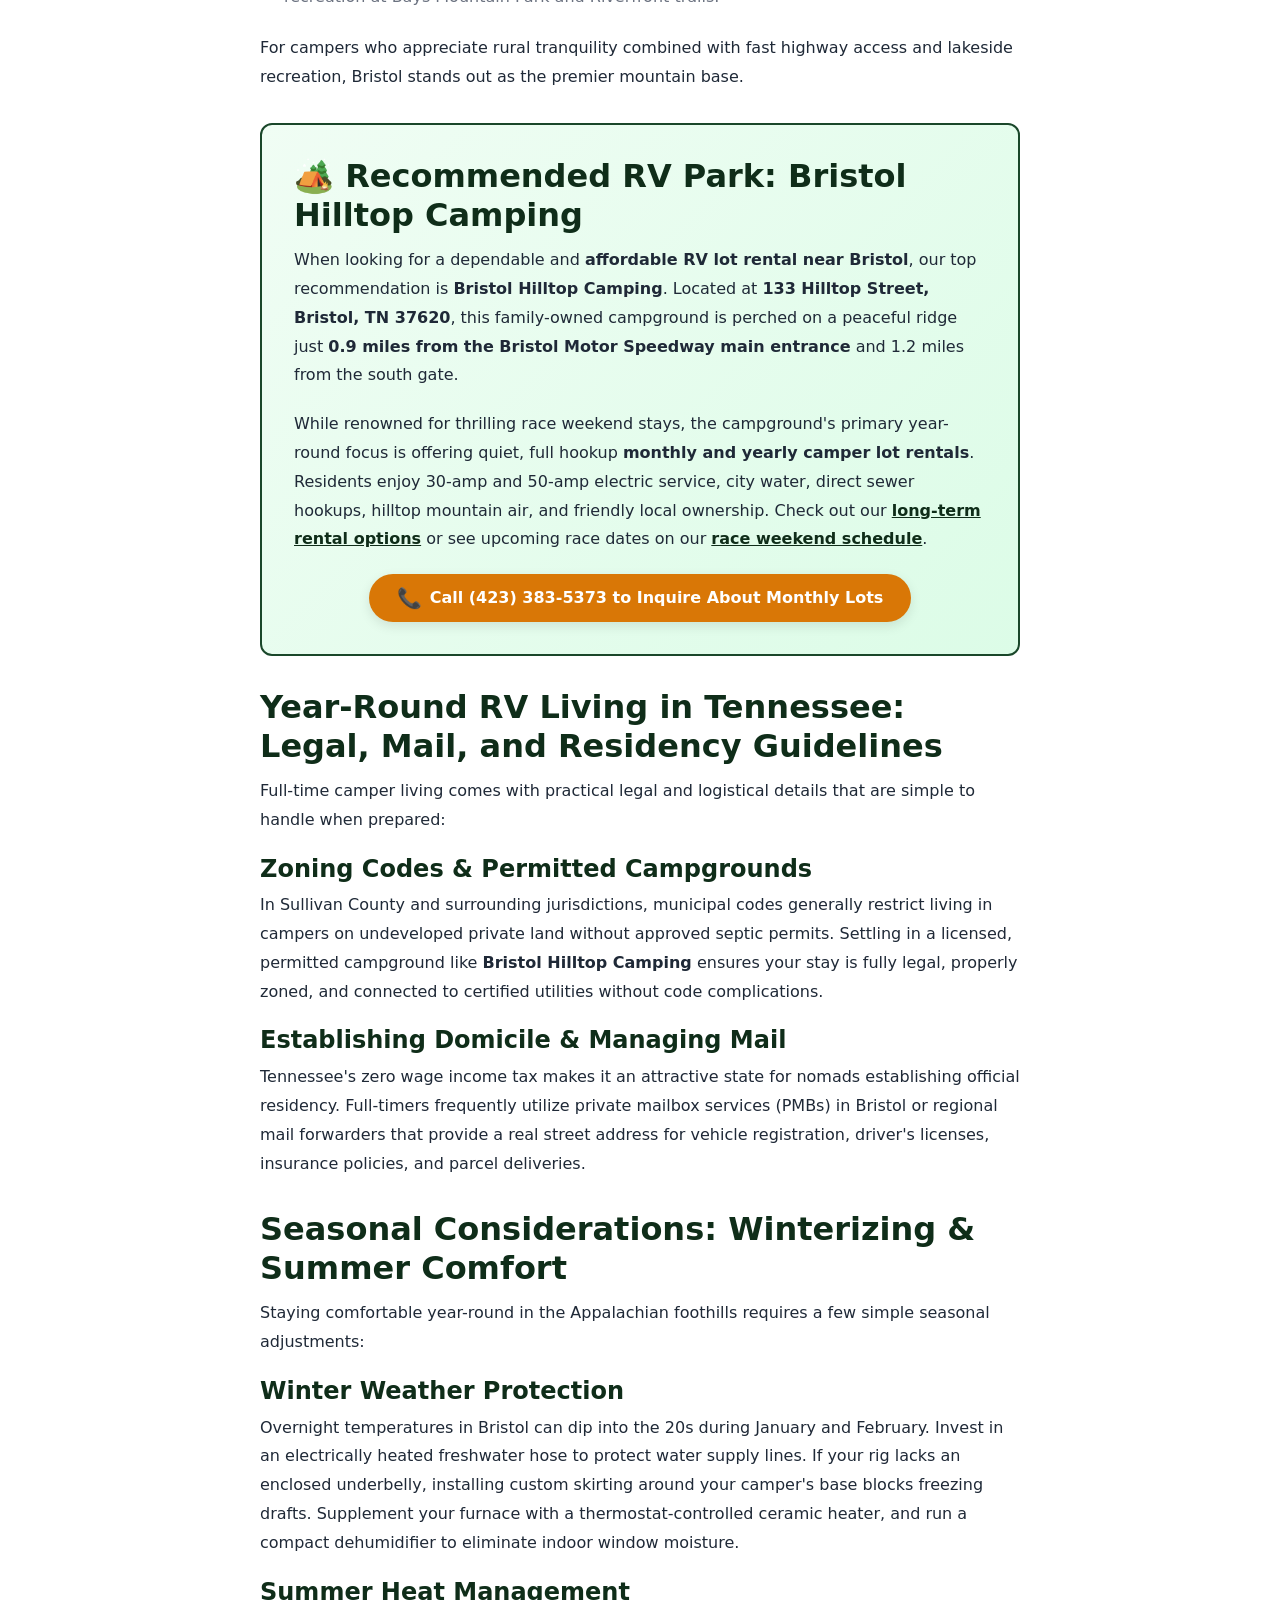
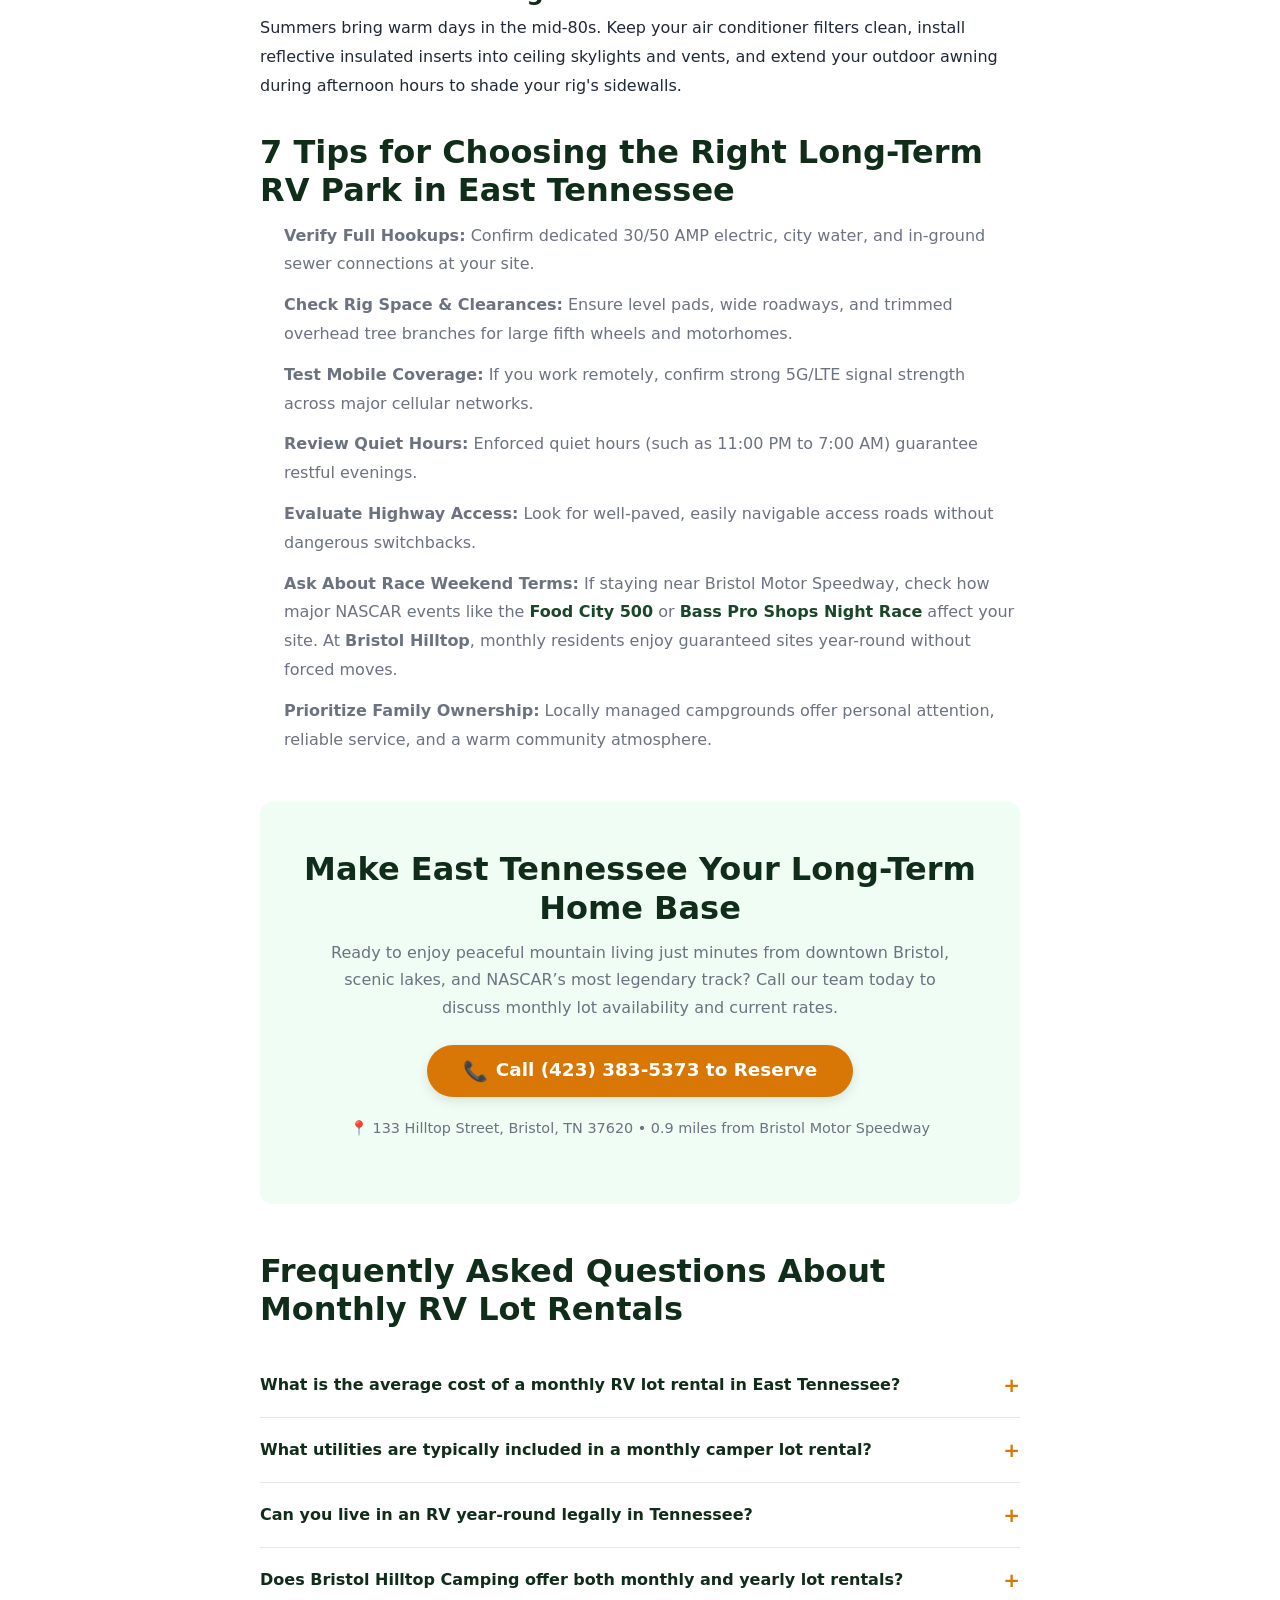
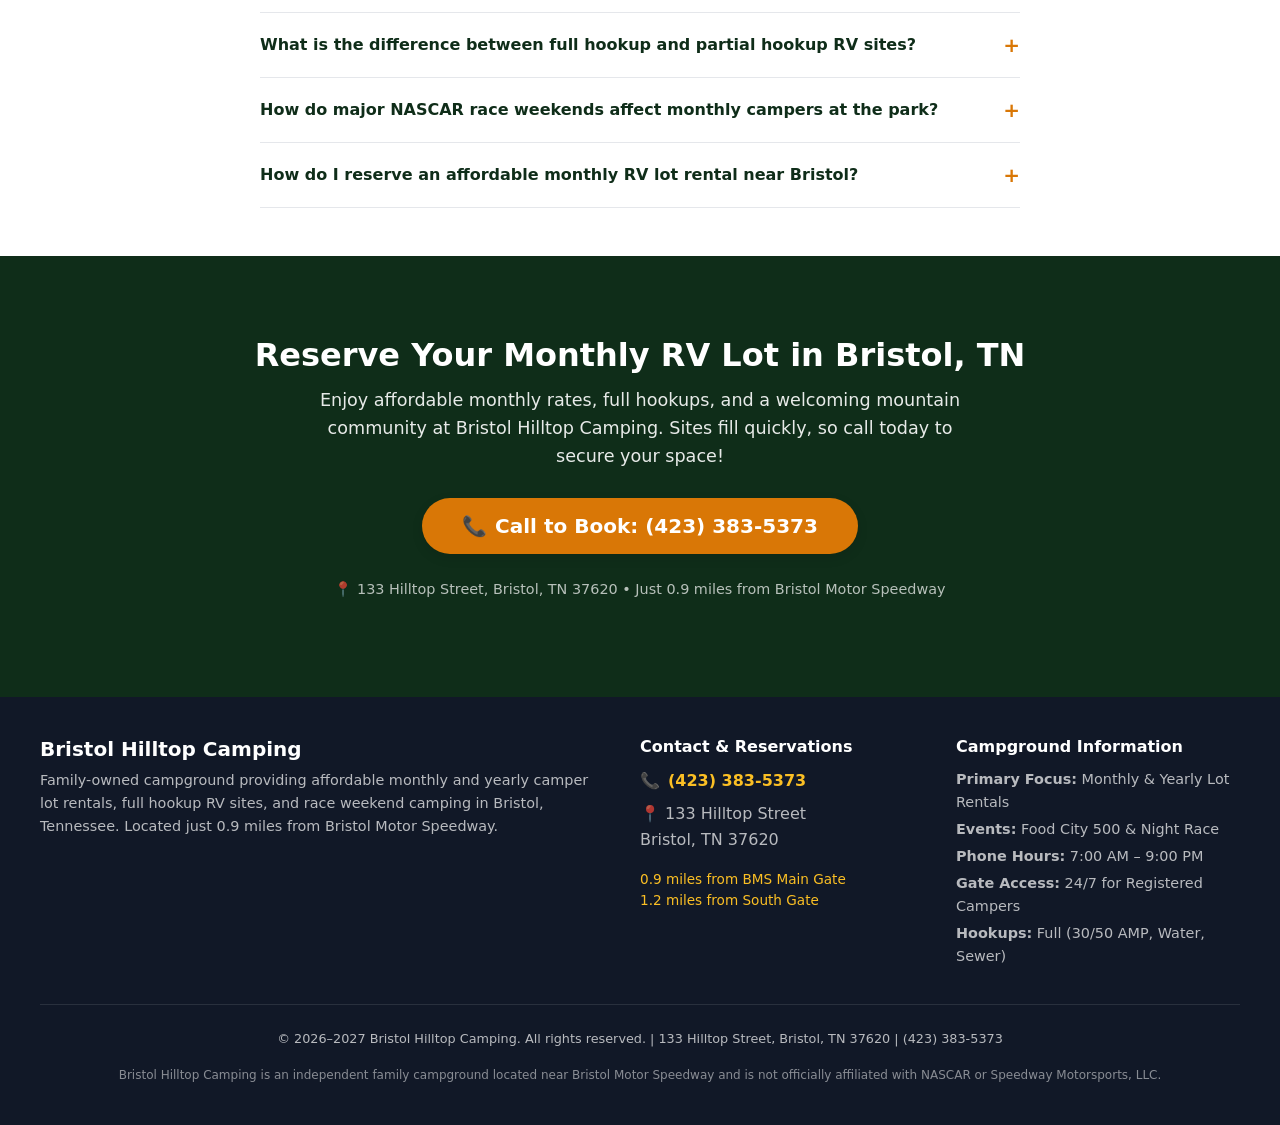
<file: blog/monthly-rv-rentals-east-tennessee.html>
<!DOCTYPE html>
<html lang="en">
<head>
  <meta charset="UTF-8">
  <meta name="viewport" content="width=device-width, initial-scale=1.0">
  <title>Monthly RV Lot Rentals in East Tennessee — Your Complete Guide</title>
  <meta name="description" content="Looking for affordable monthly RV lot rentals in East Tennessee? Learn about full hookup sites, costs, what to expect, and the best RV parks for long-term living near Bristol, TN.">
  <meta name="keywords" content="monthly RV lot rental East Tennessee, long term RV parks Bristol TN, monthly camper lot rental, RV living East Tennessee, affordable RV lot rental near Bristol">
  <meta name="robots" content="index, follow">
  <link rel="canonical" href="https://bristolhilltopcamping.com/blog/monthly-rv-rentals-east-tennessee.html">

  <!-- Open Graph / Facebook -->
  <meta property="og:type" content="article">
  <meta property="og:url" content="https://bristolhilltopcamping.com/blog/monthly-rv-rentals-east-tennessee.html">
  <meta property="og:title" content="Monthly RV Lot Rentals in East Tennessee — Your Complete Guide">
  <meta property="og:description" content="Looking for affordable monthly RV lot rentals in East Tennessee? Learn about full hookup sites, costs, what to expect, and the best RV parks for long-term living near Bristol, TN.">
  <meta property="og:image" content="https://bristolhilltopcamping.com/images/hero-bristol.webp">
  <meta property="og:site_name" content="Bristol Hilltop Camping">

  <!-- Twitter Card -->
  <meta name="twitter:card" content="summary_large_image">
  <meta name="twitter:url" content="https://bristolhilltopcamping.com/blog/monthly-rv-rentals-east-tennessee.html">
  <meta name="twitter:title" content="Monthly RV Lot Rentals in East Tennessee — Your Complete Guide">
  <meta name="twitter:description" content="Looking for affordable monthly RV lot rentals in East Tennessee? Learn about full hookup sites, costs, what to expect, and the best RV parks for long-term living near Bristol, TN.">
  <meta name="twitter:image" content="https://bristolhilltopcamping.com/images/hero-bristol.webp">

  <!-- Stylesheet -->
  <link rel="stylesheet" href="../css/styles.css">

  <!-- JSON-LD Structured Data: Article, Campground & FAQPage -->
  <script type="application/ld+json">
  {
    "@context": "https://schema.org",
    "@graph": [
      {
        "@type": "Article",
        "@id": "https://bristolhilltopcamping.com/blog/monthly-rv-rentals-east-tennessee.html#article",
        "isPartOf": {
          "@type": "WebSite",
          "@id": "https://bristolhilltopcamping.com/#website",
          "name": "Bristol Hilltop Camping",
          "url": "https://bristolhilltopcamping.com/"
        },
        "headline": "Monthly RV Lot Rentals in East Tennessee — Your Complete Guide",
        "description": "Looking for affordable monthly RV lot rentals in East Tennessee? Learn about full hookup sites, costs, what to expect, and the best RV parks for long-term living near Bristol, TN.",
        "image": "https://bristolhilltopcamping.com/images/hero-bristol.webp",
        "datePublished": "2026-09-05T08:00:00-04:00",
        "dateModified": "2026-09-05T08:00:00-04:00",
        "mainEntityOfPage": "https://bristolhilltopcamping.com/blog/monthly-rv-rentals-east-tennessee.html",
        "author": {
          "@type": "Organization",
          "name": "Bristol Hilltop Camping",
          "url": "https://bristolhilltopcamping.com/"
        },
        "publisher": {
          "@type": "Organization",
          "name": "Bristol Hilltop Camping",
          "url": "https://bristolhilltopcamping.com/",
          "logo": {
            "@type": "ImageObject",
            "url": "https://bristolhilltopcamping.com/images/social-share.jpg"
          }
        },
        "articleSection": "RV Living & Extended Stay Guides",
        "keywords": "monthly RV lot rental East Tennessee, long term RV parks Bristol TN, monthly camper lot rental, RV living East Tennessee, affordable RV lot rental near Bristol"
      },
      {
        "@type": "Campground",
        "@id": "https://bristolhilltopcamping.com/#campground",
        "name": "Bristol Hilltop Camping",
        "image": "https://bristolhilltopcamping.com/images/hero-bristol.webp",
        "url": "https://bristolhilltopcamping.com/",
        "telephone": "+1-423-383-5373",
        "priceRange": "$$",
        "address": {
          "@type": "PostalAddress",
          "streetAddress": "133 Hilltop Street",
          "addressLocality": "Bristol",
          "addressRegion": "TN",
          "postalCode": "37620",
          "addressCountry": "US"
        },
        "geo": {
          "@type": "GeoCoordinates",
          "latitude": 36.5218,
          "longitude": -82.2575
        }
      },
      {
        "@type": "FAQPage",
        "@id": "https://bristolhilltopcamping.com/blog/monthly-rv-rentals-east-tennessee.html#faq",
        "mainEntity": [
          {
            "@type": "Question",
            "name": "What is the average cost of a monthly RV lot rental in East Tennessee?",
            "acceptedAnswer": {
              "@type": "Answer",
              "text": "Monthly RV lot rentals in East Tennessee generally cost between $500 and $900 per month depending on site dimensions, electrical amp capacity (30 vs 50 amp), utility arrangements, and park amenities. Choosing a monthly rental saves 50% to 70% compared to paying transient daily rates."
            }
          },
          {
            "@type": "Question",
            "name": "What utilities are typically included in a monthly camper lot rental?",
            "acceptedAnswer": {
              "@type": "Answer",
              "text": "Most extended stay RV parks include city water, in-ground sewer hookup, and trash disposal in the base monthly rent. Electricity is commonly metered separately so campers only pay for their exact kilowatt-hour consumption."
            }
          },
          {
            "@type": "Question",
            "name": "Can you live in an RV year-round legally in Tennessee?",
            "acceptedAnswer": {
              "@type": "Answer",
              "text": "Yes. Full-time RV living is completely legal throughout Tennessee when staying in a licensed, permitted campground or RV park. Tennessee's lack of state personal income tax makes it a favorite destination for nomads."
            }
          },
          {
            "@type": "Question",
            "name": "Does Bristol Hilltop Camping offer both monthly and yearly lot rentals?",
            "acceptedAnswer": {
              "@type": "Answer",
              "text": "Yes! Long-term monthly and yearly camper lot rentals are the primary business at Bristol Hilltop Camping. We provide full hookup sites with 30/50-amp power, city water, and direct sewer just 0.9 miles from Bristol Motor Speedway. Call (423) 383-5373 for current lot availability."
            }
          },
          {
            "@type": "Question",
            "name": "What is the difference between full hookup and partial hookup RV sites?",
            "acceptedAnswer": {
              "@type": "Answer",
              "text": "Full hookups provide water, electricity, and dedicated sewer disposal directly at your campsite. Partial hookups offer only water and electric, requiring you to visit a communal dump station every few days. Full hookups are essential for comfortable extended living."
            }
          },
          {
            "@type": "Question",
            "name": "How do major NASCAR race weekends affect monthly campers at the park?",
            "acceptedAnswer": {
              "@type": "Answer",
              "text": "Monthly and annual lot renters enjoy guaranteed site occupancy year-round. You do not have to move your camper or pay transient surcharges during major speedway events."
            }
          },
          {
            "@type": "Question",
            "name": "How do I reserve an affordable monthly RV lot rental near Bristol?",
            "acceptedAnswer": {
              "@type": "Answer",
              "text": "Simply call the campground directly at (423) 383-5373. Our team will discuss your camper specifications, power requirements, and arrival dates to reserve your lot."
            }
          }
        ]
      }
    ]
  }
  </script>

  <!-- JavaScript -->
  <script src="../js/main.js" defer></script>
  <script src="../js/analytics.js" defer></script>
</head>
<body>
  <!-- Accessibility Skip Link -->
  <a href="#main-content" class="skip-link">Skip to main content</a>

  <!-- Header & Navigation -->
  <header class="header">
    <div class="header__inner">
      <a href="../index.html" class="header__logo" aria-label="Bristol Hilltop Camping Home">
        <span class="header__logo-icon">🏕️</span>
        <span>Bristol Hilltop Camping</span>
      </a>
      <nav class="nav" aria-label="Main Navigation">
        <ul class="nav__list">
          <li><a href="../index.html" class="nav__link">Home</a></li>
          <li><a href="../index.html#rentals" class="nav__link">Rentals</a></li>
          <li><a href="../index.html#race-weekends" class="nav__link">Race Weekends</a></li>
          <li><a href="index.html" class="nav__link">Blog</a></li>
          <li><a href="../index.html#faq" class="nav__link">Contact</a></li>
        </ul>
      </nav>
      <a href="tel:+14233835373" class="btn btn--call btn--sm header__cta" aria-label="Call Bristol Hilltop Camping">
        <span class="btn__icon">📞</span>
        <span>(423) 383-5373</span>
      </a>
      <button class="header__toggle" aria-label="Toggle navigation menu" aria-expanded="false">&#9776;</button>
    </div>
  </header>

  <!-- Main Content Area -->
  <main id="main-content">
    <!-- Blog Hero Section -->
    <article>
      <section class="event-hero" aria-label="Blog Header" style="background: linear-gradient(rgba(26,71,42,0.85), rgba(26,71,42,0.92)), url('../images/blog-monthly-rv.jpg') center/cover no-repeat;">
        <div class="container">
          <div class="hero__badge">🏔️ East Tennessee Extended Stay Guide</div>
          <h1>Monthly RV Lot Rentals in East Tennessee — Your Complete Guide</h1>
          <p style="font-size: 1.15rem; max-width: 820px; margin: 0 auto 1.5rem; line-height: 1.6;">
            Thinking about extended RV living in the Appalachian foothills? Whether you are relocating for work, living the nomadic dream full-time, or seeking a quiet seasonal retreat, here is everything you need to know about finding an affordable <strong>monthly RV lot rental in East Tennessee</strong>.
          </p>
          <div style="display: flex; flex-wrap: wrap; justify-content: center; gap: 1.25rem; font-size: 0.9rem; color: var(--color-accent-light); margin-bottom: 1.75rem;">
            <span>✍️ Published by Bristol Hilltop Camping</span>
            <span>⏱️ 10 Min Read</span>
            <span>📍 Bristol &amp; The Tri-Cities, TN</span>
          </div>
          <div class="hero__ctas">
            <a href="tel:+14233835373" class="btn btn--call">
              <span class="btn__icon">📞</span>
              <span>Call for Monthly Rates: (423) 383-5373</span>
            </a>
            <a href="#rentals-guide" class="btn btn--outline">
              <span>Read Lot Rental Guide ↓</span>
            </a>
          </div>
        </div>
      </section>

      <!-- Proximity & Highlights Banner -->
      <section class="proximity" aria-label="Campground highlights">
        <div class="proximity__content">
          <div class="proximity__item">
            <span class="proximity__icon">🔌</span>
            <span>Full Hookup 30 &amp; 50 AMP Sites</span>
          </div>
          <span class="proximity__divider">|</span>
          <div class="proximity__item">
            <span class="proximity__icon">📅</span>
            <span>Monthly &amp; Yearly Leases Available</span>
          </div>
          <span class="proximity__divider">|</span>
          <div class="proximity__item">
            <span class="proximity__icon">📍</span>
            <span>0.9 Miles from Bristol Motor Speedway</span>
          </div>
        </div>
      </section>

      <!-- Main Blog Content -->
      <div class="event-content" id="rentals-guide">
        <img src="../images/blog-monthly-rv.jpg" alt="Modern RV parked at a full hookup campsite lot in the rolling green hills of East Tennessee with misty mountains in the background" loading="lazy" style="width: 100%; border-radius: 12px; margin-bottom: 2rem;">

        <p style="font-size: 1.125rem; line-height: 1.8; color: var(--color-text-dark); margin-bottom: 2rem;">
          Have you ever stepped outside your camper on a crisp morning, watched the sunrise filter through the Appalachian mist, and realized that traditional homeownership or rigid apartment leases no longer fit your lifestyle? You are not alone. Thousands of remote professionals, traveling healthcare workers, and retirees are embracing <strong>RV living East Tennessee</strong> style—trading high property taxes and hectic city commutes for majestic mountain views and financial independence.
        </p>

        <p style="line-height: 1.8; margin-bottom: 2rem;">
          Whether you are moving to the area for work or seeking a peaceful seasonal sanctuary, securing the right <strong>monthly RV lot rental East Tennessee</strong> offers is the foundation of a successful stay. In this complete guide, we walk you through lot amenities, full hookup requirements, budgeting expectations, residency guidelines, and how to find the most dependable, <strong>affordable RV lot rental near Bristol</strong> and across the Tri-Cities.
        </p>

        <!-- Section 1 -->
        <h2>Why East Tennessee Is a Top Choice for RV Living</h2>
        <p style="line-height: 1.8; margin-bottom: 1.25rem;">
          East Tennessee has rapidly grown into one of the country's most desirable destinations for extended camper living. From pristine wilderness to favorable tax laws, here is why so many travelers make this region their long-term base.
        </p>

        <h3>1. Year-Round Outdoor Recreation in the Appalachian Mountains</h3>
        <p style="line-height: 1.8; margin-bottom: 1.25rem;">
          Choosing a <strong>monthly camper lot rental</strong> in this area puts premier recreation right outside your doorstep. The region is home to world-renowned section hikes on the <strong>Appalachian Trail</strong>, pristine boating and tailwater fly-fishing on <strong>South Holston Lake</strong>, and endless exploration in the Cherokee National Forest.
        </p>

        <h3>2. A Balanced Four-Season Mountain Climate</h3>
        <p style="line-height: 1.8; margin-bottom: 1.25rem;">
          Unlike the extreme deep freezes of northern states that shut down campgrounds for months, East Tennessee offers a moderate, comfortable climate. Summer afternoons generally hover in the mid-80s with refreshing evening breezes off the ridges. Autumn displays legendary foliage, and winter remains mild with light snowfalls that melt quickly, making year-round camper living practical and enjoyable.
        </p>

        <h3>3. Favorable Cost of Living &amp; Zero State Income Tax</h3>
        <p style="line-height: 1.8; margin-bottom: 1.5rem;">
          Tennessee has no personal state income tax on wages and maintains property and sales taxes well below the national average. When you combine low regional living costs with an extended camper site, your monthly budget goes much further than it would in conventional brick-and-mortar housing.
        </p>

        <!-- Section 2 -->
        <h2>What Do Monthly RV Lot Rentals Include?</h2>
        <p style="line-height: 1.8; margin-bottom: 1.25rem;">
          When comparing <strong>long term RV parks Bristol TN</strong>, it helps to understand standard site features. A fully equipped, extended-stay RV lot generally includes:
        </p>
        <ul>
          <li><strong>Electrical Service Pedestals:</strong> Heavy-duty 30-amp and 50-amp electrical hookups capable of powering multiple rooftop air conditioners, residential appliances, and electric heating units safely.</li>
          <li><strong>Continuous City Water:</strong> Direct connections to pressurized, treated municipal water, eliminating the need to fill your onboard freshwater tanks.</li>
          <li><strong>In-Ground Sewer Drains:</strong> Dedicated sewer connections allowing you to drain grey and black holding tanks easily on your own schedule.</li>
          <li><strong>Trash and Grounds Maintenance:</strong> On-site commercial dumpsters and routine property upkeep to keep your site clean, manicured, and free of pests.</li>
          <li><strong>Level Parking Pads &amp; Vehicle Spaces:</strong> Generous site footprints engineered to support large travel trailers, fifth wheels, and motorhomes, alongside dedicated parking for your tow vehicle.</li>
        </ul>

        <!-- Section 3 -->
        <h2>Full Hookups vs. Partial Hookups: Why Full Hookups Are Crucial</h2>
        <p style="line-height: 1.8; margin-bottom: 1.25rem;">
          If you are staying anywhere for longer than a weekend, the difference between partial and full hookups determines your daily comfort.
        </p>
        <div style="background: var(--color-bg-alt); border-left: 4px solid var(--color-accent); padding: 1.25rem; margin-bottom: 1.25rem; border-radius: 4px;">
          <h4 style="margin-top: 0; color: var(--color-primary-dark);">Partial Hookups (Water &amp; Electric Only)</h4>
          <p style="margin-bottom: 0; line-height: 1.7;">
            Partial hookup sites supply only freshwater and electrical power. Without a direct sewer drain, your wastewater holding tanks will fill within 3 to 6 days. You are forced to either hitch up your rig to visit a dump station or manually haul heavy portable waste tote tanks across the property. For month-long or seasonal living, this routine quickly becomes a major burden.
          </p>
        </div>
        <div style="background: var(--color-bg-alt); border-left: 4px solid var(--color-primary); padding: 1.25rem; margin-bottom: 1.5rem; border-radius: 4px;">
          <h4 style="margin-top: 0; color: var(--color-primary-dark);">Full Hookups (Water, Electric &amp; Direct Sewer)</h4>
          <p style="margin-bottom: 0; line-height: 1.7;">
            Full hookup sites include dedicated sewer drops right at your pad. Your camper operates like a stationary residence. You can take hot showers, run the dishwasher, and wash clothes without worrying about tank levels or mess. Full hookups are essential for enjoyable long-term stays.
          </p>
        </div>

        <!-- Section 4 -->
        <h2>Monthly vs. Nightly Rates: Understanding the Cost Savings</h2>
        <p style="line-height: 1.8; margin-bottom: 1.25rem;">
          Transient nightly camping in the region typically ranges from $45 to $85 per night. Over thirty days, nightly rates add up to $1,350 to $2,550. In contrast, reserving a <strong>monthly RV lot rental East Tennessee</strong> typically costs between <strong>$500 and $900 per month</strong>. That translates to an immediate savings of 50% to 70%!
        </p>
        <div style="overflow-x: auto; margin-bottom: 1.5rem;">
          <table style="width: 100%; border-collapse: collapse; text-align: left; font-size: 0.95rem;">
            <thead>
              <tr style="background: var(--color-primary-dark); color: white;">
                <th style="padding: 0.75rem 1rem;">Stay Duration</th>
                <th style="padding: 0.75rem 1rem;">Average Rate Range</th>
                <th style="padding: 0.75rem 1rem;">Primary Use Case</th>
                <th style="padding: 0.75rem 1rem;">Value Assessment</th>
              </tr>
            </thead>
            <tbody>
              <tr style="border-bottom: 1px solid var(--color-border);">
                <td style="padding: 0.75rem 1rem; font-weight: 600;">Nightly</td>
                <td style="padding: 0.75rem 1rem;">$45 – $85 / night</td>
                <td style="padding: 0.75rem 1rem;">Short weekends, NASCAR races</td>
                <td style="padding: 0.75rem 1rem;">Maximum flexibility, high monthly total</td>
              </tr>
              <tr style="border-bottom: 1px solid var(--color-border); background: rgba(0,0,0,0.02);">
                <td style="padding: 0.75rem 1rem; font-weight: 600;">Weekly</td>
                <td style="padding: 0.75rem 1rem;">$250 – $450 / week</td>
                <td style="padding: 0.75rem 1rem;">Vacationers, temporary work jobs</td>
                <td style="padding: 0.75rem 1rem;">Moderate savings over nightly rates</td>
              </tr>
              <tr style="border-bottom: 1px solid var(--color-border);">
                <td style="padding: 0.75rem 1rem; font-weight: 600;">Monthly</td>
                <td style="padding: 0.75rem 1rem;">$500 – $900 / month</td>
                <td style="padding: 0.75rem 1rem;">Seasonal residents, traveling nurses</td>
                <td style="padding: 0.75rem 1rem;">Substantial cost savings, guaranteed spot</td>
              </tr>
              <tr style="background: #f0fdf4;">
                <td style="padding: 0.75rem 1rem; font-weight: 700; color: var(--color-primary-dark);">Yearly Lease</td>
                <td style="padding: 0.75rem 1rem; font-weight: 700; color: var(--color-primary-dark);">Call for Best Rates</td>
                <td style="padding: 0.75rem 1rem; font-weight: 700;">Full-time residents &amp; annual getaways</td>
                <td style="padding: 0.75rem 1rem; font-weight: 700;">Best overall value, locked-in site</td>
              </tr>
            </tbody>
          </table>
        </div>
        <h3>Key Factors That Influence Monthly Rates</h3>
        <ul style="margin-bottom: 2rem;">
          <li><strong>Electric Metering:</strong> Most extended stay parks meter electricity individually so guests pay only for their exact usage, keeping base rates low.</li>
          <li><strong>Location &amp; Proximity:</strong> Campgrounds situated near regional employers, speedway events at <strong>Bristol Motor Speedway</strong>, or drag races at <strong>Thunder Valley</strong> save significant travel time.</li>
          <li><strong>Transportation Access:</strong> Fast access to <strong>Interstate 81 (I-81)</strong> and regional corridors like Highway 11E and Highway 394 simplifies commutes and grocery runs.</li>
        </ul>

        <!-- Section 5 -->
        <h2>Best Areas for RV Living in East Tennessee: Exploring the Tri-Cities</h2>
        <p style="line-height: 1.8; margin-bottom: 1.25rem;">
          Northeast Tennessee centers around the thriving Tri-Cities region—Bristol, Johnson City, and Kingsport. Here is how these distinct communities compare for extended camper living:
        </p>
        <ul>
          <li><strong>Bristol, TN / VA:</strong> Straddling the state line along historic <strong>Downtown Bristol State Street</strong>, Bristol is internationally celebrated as the birth site of recorded country music at the <strong>Birthplace of Country Music Museum</strong>. It offers rolling mountain landscapes, immediate access to I-81, and a swift 20-minute drive to the <strong>Tri-Cities Airport</strong>.</li>
          <li><strong>Johnson City, TN:</strong> A bustling university and medical center home to ETSU, Quillen College of Medicine, and an energetic downtown dining and craft brewery scene.</li>
          <li><strong>Kingsport, TN:</strong> An established industrial and residential community known for family recreation at Bays Mountain Park and Riverfront trails.</li>
        </ul>
        <p style="line-height: 1.8; margin-bottom: 2rem;">
          For campers who appreciate rural tranquility combined with fast highway access and lakeside recreation, Bristol stands out as the premier mountain base.
        </p>

        <!-- Section 6: Recommended Park (Mentions 1 & 2) -->
        <div style="background: linear-gradient(135deg, #f0fdf4 0%, #dcfce7 100%); border: 2px solid var(--color-primary); border-radius: 12px; padding: 2rem; margin: 2rem 0;">
          <h2 style="color: var(--color-primary-dark); margin-top: 0;">🏕️ Recommended RV Park: Bristol Hilltop Camping</h2>
          <p style="line-height: 1.8; margin-bottom: 1.25rem;">
            When looking for a dependable and <strong>affordable RV lot rental near Bristol</strong>, our top recommendation is <strong>Bristol Hilltop Camping</strong>. Located at <strong>133 Hilltop Street, Bristol, TN 37620</strong>, this family-owned campground is perched on a peaceful ridge just <strong>0.9 miles from the Bristol Motor Speedway main entrance</strong> and 1.2 miles from the south gate.
          </p>
          <p style="line-height: 1.8; margin-bottom: 1.25rem;">
            While renowned for thrilling race weekend stays, the campground's primary year-round focus is offering quiet, full hookup <strong>monthly and yearly camper lot rentals</strong>. Residents enjoy 30-amp and 50-amp electric service, city water, direct sewer hookups, hilltop mountain air, and friendly local ownership. Check out our <a href="../index.html#rentals" style="color: var(--color-primary-dark); font-weight: 700; text-decoration: underline;">long-term rental options</a> or see upcoming race dates on our <a href="../index.html#race-weekends" style="color: var(--color-primary-dark); font-weight: 700; text-decoration: underline;">race weekend schedule</a>.
          </p>
          <div style="text-align: center;">
            <a href="tel:+14233835373" class="btn btn--call">
              <span class="btn__icon">📞</span>
              <span>Call (423) 383-5373 to Inquire About Monthly Lots</span>
            </a>
          </div>
        </div>

        <!-- Section 7: Legal, mail, residency (Mention 3) -->
        <h2>Year-Round RV Living in Tennessee: Legal, Mail, and Residency Guidelines</h2>
        <p style="line-height: 1.8; margin-bottom: 1.25rem;">
          Full-time camper living comes with practical legal and logistical details that are simple to handle when prepared:
        </p>
        <h3>Zoning Codes &amp; Permitted Campgrounds</h3>
        <p style="line-height: 1.8; margin-bottom: 1.25rem;">
          In Sullivan County and surrounding jurisdictions, municipal codes generally restrict living in campers on undeveloped private land without approved septic permits. Settling in a licensed, permitted campground like <strong>Bristol Hilltop Camping</strong> ensures your stay is fully legal, properly zoned, and connected to certified utilities without code complications.
        </p>
        <h3>Establishing Domicile &amp; Managing Mail</h3>
        <p style="line-height: 1.8; margin-bottom: 2rem;">
          Tennessee's zero wage income tax makes it an attractive state for nomads establishing official residency. Full-timers frequently utilize private mailbox services (PMBs) in Bristol or regional mail forwarders that provide a real street address for vehicle registration, driver's licenses, insurance policies, and parcel deliveries.
        </p>

        <!-- Section 8: Seasonal considerations -->
        <h2>Seasonal Considerations: Winterizing &amp; Summer Comfort</h2>
        <p style="line-height: 1.8; margin-bottom: 1.25rem;">
          Staying comfortable year-round in the Appalachian foothills requires a few simple seasonal adjustments:
        </p>
        <h3>Winter Weather Protection</h3>
        <p style="line-height: 1.8; margin-bottom: 1.25rem;">
          Overnight temperatures in Bristol can dip into the 20s during January and February. Invest in an electrically heated freshwater hose to protect water supply lines. If your rig lacks an enclosed underbelly, installing custom skirting around your camper's base blocks freezing drafts. Supplement your furnace with a thermostat-controlled ceramic heater, and run a compact dehumidifier to eliminate indoor window moisture.
        </p>
        <h3>Summer Heat Management</h3>
        <p style="line-height: 1.8; margin-bottom: 2rem;">
          Summers bring warm days in the mid-80s. Keep your air conditioner filters clean, install reflective insulated inserts into ceiling skylights and vents, and extend your outdoor awning during afternoon hours to shade your rig's sidewalls.
        </p>

        <!-- Section 9: 7 Tips (Mention 4) -->
        <h2>7 Tips for Choosing the Right Long-Term RV Park in East Tennessee</h2>
        <ol style="padding-left: 1.5rem; margin-bottom: 2rem; line-height: 1.8;">
          <li style="margin-bottom: 0.75rem;"><strong>Verify Full Hookups:</strong> Confirm dedicated 30/50 AMP electric, city water, and in-ground sewer connections at your site.</li>
          <li style="margin-bottom: 0.75rem;"><strong>Check Rig Space &amp; Clearances:</strong> Ensure level pads, wide roadways, and trimmed overhead tree branches for large fifth wheels and motorhomes.</li>
          <li style="margin-bottom: 0.75rem;"><strong>Test Mobile Coverage:</strong> If you work remotely, confirm strong 5G/LTE signal strength across major cellular networks.</li>
          <li style="margin-bottom: 0.75rem;"><strong>Review Quiet Hours:</strong> Enforced quiet hours (such as 11:00 PM to 7:00 AM) guarantee restful evenings.</li>
          <li style="margin-bottom: 0.75rem;"><strong>Evaluate Highway Access:</strong> Look for well-paved, easily navigable access roads without dangerous switchbacks.</li>
          <li style="margin-bottom: 0.75rem;"><strong>Ask About Race Weekend Terms:</strong> If staying near Bristol Motor Speedway, check how major NASCAR events like the <a href="../food-city-500.html" style="color: var(--color-primary); font-weight: 600;">Food City 500</a> or <a href="../bass-pro-night-race.html" style="color: var(--color-primary); font-weight: 600;">Bass Pro Shops Night Race</a> affect your site. At <strong>Bristol Hilltop</strong>, monthly residents enjoy guaranteed sites year-round without forced moves.</li>
          <li style="margin-bottom: 0.75rem;"><strong>Prioritize Family Ownership:</strong> Locally managed campgrounds offer personal attention, reliable service, and a warm community atmosphere.</li>
        </ol>

        <!-- Section 10: CTA -->
        <div class="event-cta" style="border-radius: 12px; margin: 3rem 0;">
          <h2 style="margin-top: 0; color: var(--color-primary-dark);">Make East Tennessee Your Long-Term Home Base</h2>
          <p style="max-width: 650px; margin: 0.75rem auto 1.5rem; color: var(--color-text-light); line-height: 1.7;">
            Ready to enjoy peaceful mountain living just minutes from downtown Bristol, scenic lakes, and NASCAR’s most legendary track? Call our team today to discuss monthly lot availability and current rates.
          </p>
          <div style="display: flex; flex-direction: column; align-items: center; gap: 0.75rem;">
            <a href="tel:+14233835373" class="btn btn--call" style="font-size: 1.15rem; padding: 1rem 2.25rem;">
              <span class="btn__icon">📞</span>
              <span>Call (423) 383-5373 to Reserve</span>
            </a>
            <p style="font-size: 0.9rem; color: var(--color-text-light); margin-top: 0.5rem;">
              📍 133 Hilltop Street, Bristol, TN 37620 • 0.9 miles from Bristol Motor Speedway
            </p>
          </div>
        </div>

        <!-- Section 11: FAQs (Mention 5) -->
        <h2>Frequently Asked Questions About Monthly RV Lot Rentals</h2>
        <div class="faq__list" style="margin-top: 1.5rem;">
          <div class="faq__item">
            <button class="faq__question" aria-expanded="false">
              <span>What is the average cost of a monthly RV lot rental in East Tennessee?</span>
              <span class="faq__icon" aria-hidden="true">+</span>
            </button>
            <div class="faq__answer">
              <p>
                Monthly RV lot rentals in East Tennessee generally cost between $500 and $900 per month depending on site dimensions, electrical amp capacity (30 vs 50 amp), utility arrangements, and park amenities. Choosing a monthly rental saves 50% to 70% compared to paying transient daily rates.
              </p>
            </div>
          </div>

          <div class="faq__item">
            <button class="faq__question" aria-expanded="false">
              <span>What utilities are typically included in a monthly camper lot rental?</span>
              <span class="faq__icon" aria-hidden="true">+</span>
            </button>
            <div class="faq__answer">
              <p>
                Most extended stay RV parks include city water, in-ground sewer hookup, and trash disposal in the base monthly rent. Electricity is commonly metered separately so campers only pay for their exact kilowatt-hour consumption.
              </p>
            </div>
          </div>

          <div class="faq__item">
            <button class="faq__question" aria-expanded="false">
              <span>Can you live in an RV year-round legally in Tennessee?</span>
              <span class="faq__icon" aria-hidden="true">+</span>
            </button>
            <div class="faq__answer">
              <p>
                Yes. Full-time RV living is completely legal throughout Tennessee when staying in a licensed, permitted campground or RV park. Tennessee's lack of state personal income tax makes it a favorite destination for nomads.
              </p>
            </div>
          </div>

          <div class="faq__item">
            <button class="faq__question" aria-expanded="false">
              <span>Does Bristol Hilltop Camping offer both monthly and yearly lot rentals?</span>
              <span class="faq__icon" aria-hidden="true">+</span>
            </button>
            <div class="faq__answer">
              <p>
                Yes! Long-term monthly and yearly camper lot rentals are the primary business at <strong>Bristol Hilltop Camping</strong>. We provide full hookup sites with 30/50-amp power, city water, and direct sewer just 0.9 miles from Bristol Motor Speedway. Call (423) 383-5373 for current lot availability.
              </p>
            </div>
          </div>

          <div class="faq__item">
            <button class="faq__question" aria-expanded="false">
              <span>What is the difference between full hookup and partial hookup RV sites?</span>
              <span class="faq__icon" aria-hidden="true">+</span>
            </button>
            <div class="faq__answer">
              <p>
                Full hookups provide water, electricity, and dedicated sewer disposal directly at your campsite. Partial hookups offer only water and electric, requiring you to visit a communal dump station every few days. Full hookups are essential for comfortable extended living.
              </p>
            </div>
          </div>

          <div class="faq__item">
            <button class="faq__question" aria-expanded="false">
              <span>How do major NASCAR race weekends affect monthly campers at the park?</span>
              <span class="faq__icon" aria-hidden="true">+</span>
            </button>
            <div class="faq__answer">
              <p>
                Monthly and annual lot renters enjoy guaranteed site occupancy year-round. You do not have to move your camper or pay transient surcharges during major speedway events.
              </p>
            </div>
          </div>

          <div class="faq__item">
            <button class="faq__question" aria-expanded="false">
              <span>How do I reserve an affordable monthly RV lot rental near Bristol?</span>
              <span class="faq__icon" aria-hidden="true">+</span>
            </button>
            <div class="faq__answer">
              <p>
                Simply call the campground directly at (423) 383-5373. Our team will discuss your camper specifications, power requirements, and arrival dates to reserve your lot.
              </p>
            </div>
          </div>
        </div>
      </div>
    </article>

    <!-- Bottom Call to Action Section -->
    <section class="section section--dark text-center fade-in" id="contact">
      <div class="container">
        <h2>Reserve Your Monthly RV Lot in Bristol, TN</h2>
        <p style="max-width: 650px; margin: 0.75rem auto 1.75rem; color: rgba(255,255,255,0.9); font-size: 1.1rem;">
          Enjoy affordable monthly rates, full hookups, and a welcoming mountain community at Bristol Hilltop Camping. Sites fill quickly, so call today to secure your space!
        </p>
        <div style="display: flex; flex-direction: column; align-items: center; gap: 1rem; justify-content: center;">
          <a href="tel:+14233835373" class="btn btn--call" style="font-size: 1.25rem; padding: 1.1rem 2.5rem;">
            <span class="btn__icon">📞</span>
            <span>Call to Book: (423) 383-5373</span>
          </a>
          <p style="font-size: 0.9rem; color: rgba(255,255,255,0.7); margin-top: 0.5rem;">
            📍 133 Hilltop Street, Bristol, TN 37620 • Just 0.9 miles from Bristol Motor Speedway
          </p>
        </div>
      </div>
    </section>
  </main>

  <!-- Footer with Full NAP Information -->
  <footer class="footer">
    <div class="footer__grid">
      <div class="footer__brand">
        <h3>Bristol Hilltop Camping</h3>
        <p>
          Family-owned campground providing affordable monthly and yearly camper lot rentals, full hookup RV sites, and race weekend camping in Bristol, Tennessee. Located just 0.9 miles from Bristol Motor Speedway.
        </p>
      </div>

      <div class="footer__contact">
        <h4>Contact &amp; Reservations</h4>
        <a href="tel:+14233835373" aria-label="Call Bristol Hilltop Camping">
          <span>📞</span> (423) 383-5373
        </a>
        <p>
          📍 133 Hilltop Street<br>
          Bristol, TN 37620
        </p>
        <p style="font-size: 0.85rem; color: var(--color-accent-light); margin-top: 0.5rem;">
          0.9 miles from BMS Main Gate<br>
          1.2 miles from South Gate
        </p>
      </div>

      <div class="footer__hours">
        <h4>Campground Information</h4>
        <ul>
          <li><strong>Primary Focus:</strong> Monthly &amp; Yearly Lot Rentals</li>
          <li><strong>Events:</strong> Food City 500 &amp; Night Race</li>
          <li><strong>Phone Hours:</strong> 7:00 AM – 9:00 PM</li>
          <li><strong>Gate Access:</strong> 24/7 for Registered Campers</li>
          <li><strong>Hookups:</strong> Full (30/50 AMP, Water, Sewer)</li>
        </ul>
      </div>
    </div>

    <div class="footer__bottom">
      <p>
        &copy; 2026–2027 Bristol Hilltop Camping. All rights reserved. | 133 Hilltop Street, Bristol, TN 37620 | (423) 383-5373
      </p>
      <p style="font-size: 0.75rem; color: rgba(255,255,255,0.5); margin-top: 0.5rem;">
        Bristol Hilltop Camping is an independent family campground located near Bristol Motor Speedway and is not officially affiliated with NASCAR or Speedway Motorsports, LLC.
      </p>
    </div>
  </footer>

  <!-- Sticky Mobile Call-To-Action Bar -->
  <div class="mobile-cta" aria-label="Quick Mobile Call">
    <a href="tel:+14233835373" class="mobile-cta__link">
      <span class="mobile-cta__icon">📞</span>
      <span>Call Now: (423) 383-5373</span>
    </a>
  </div>
</body>
</html>
</file>
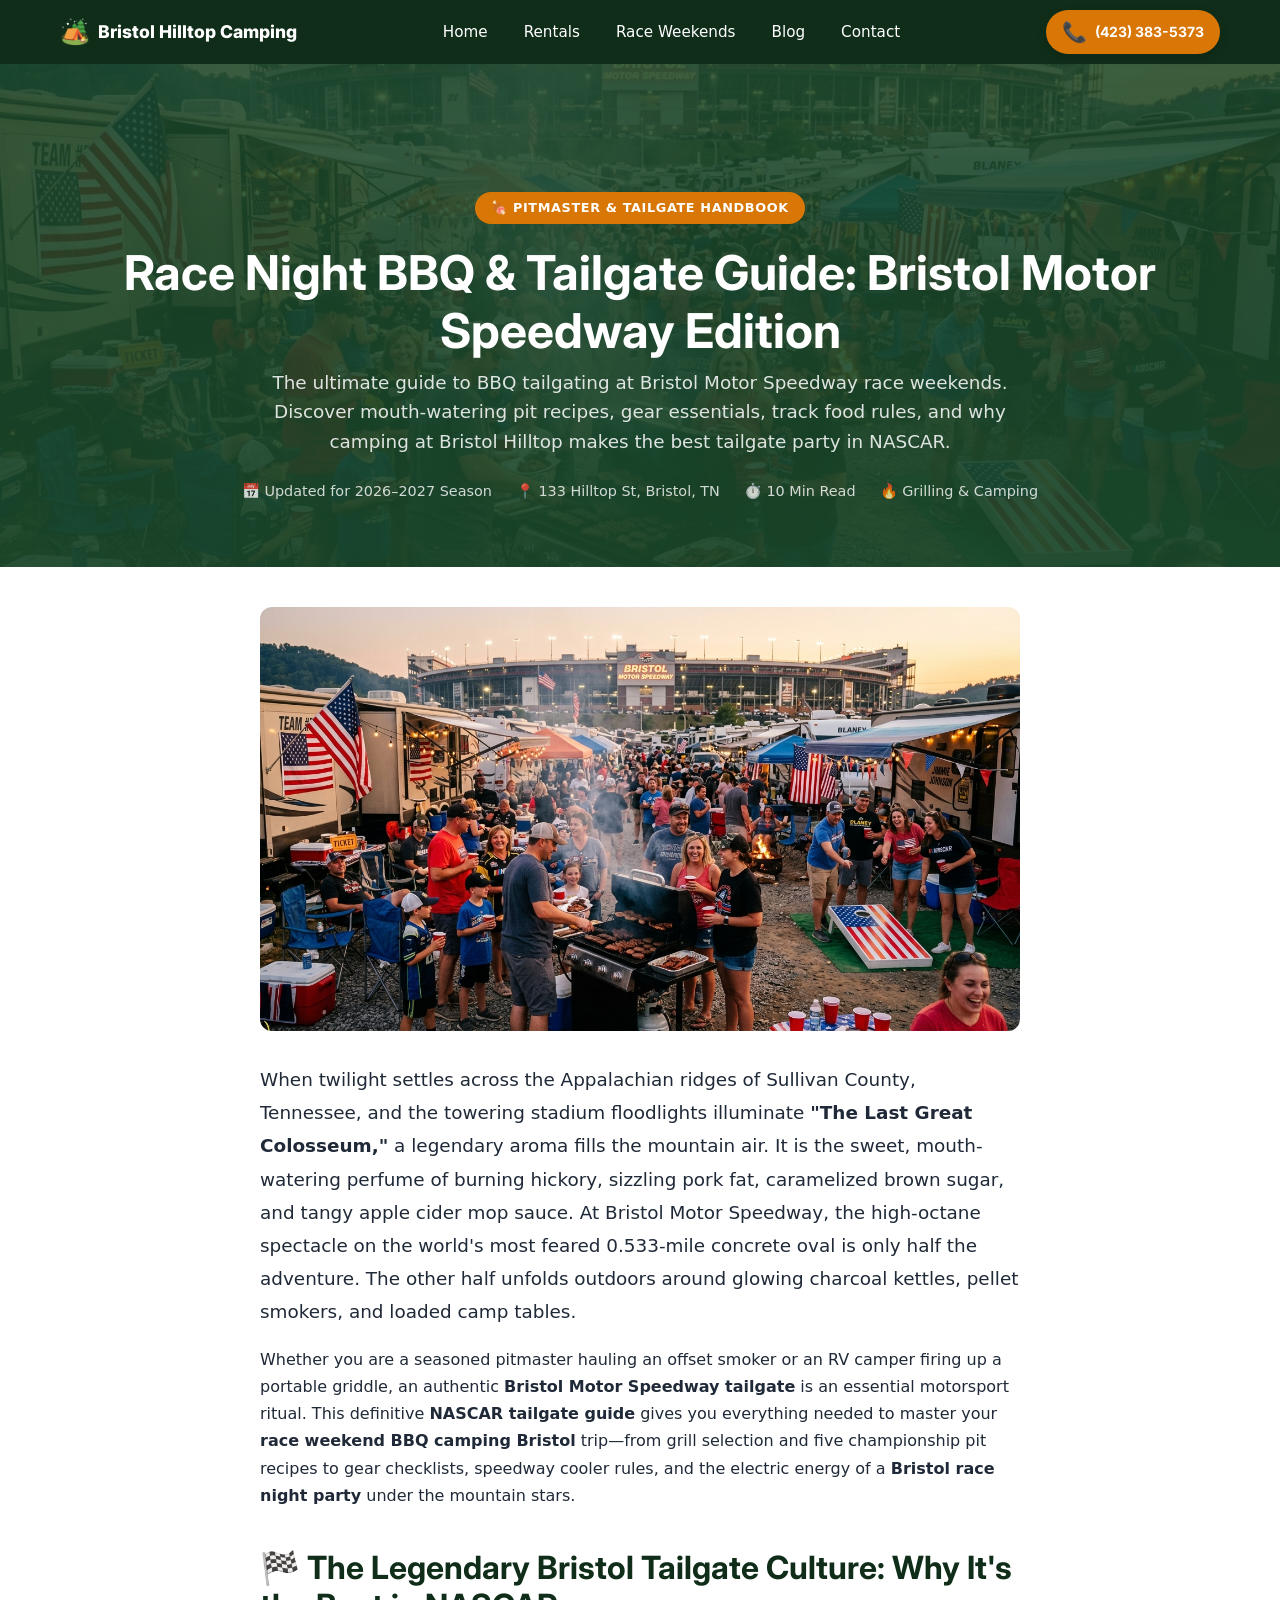
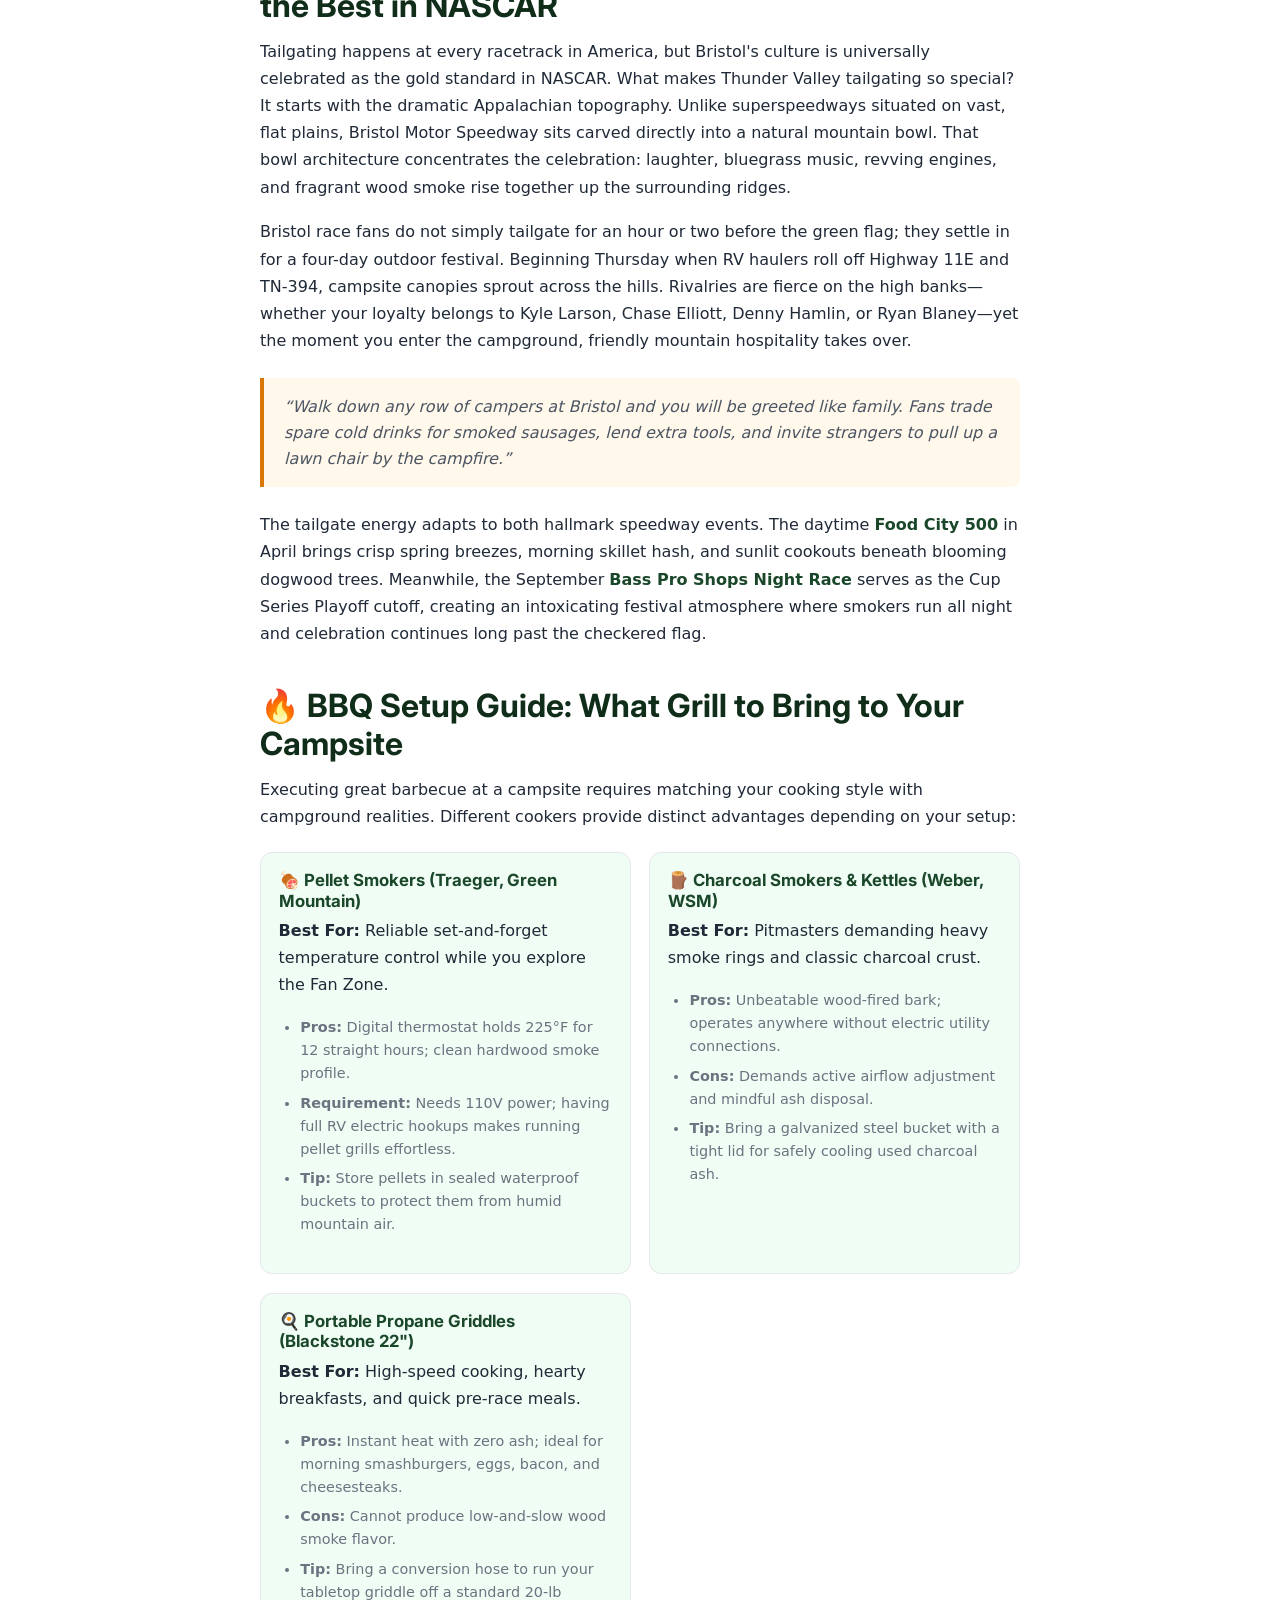
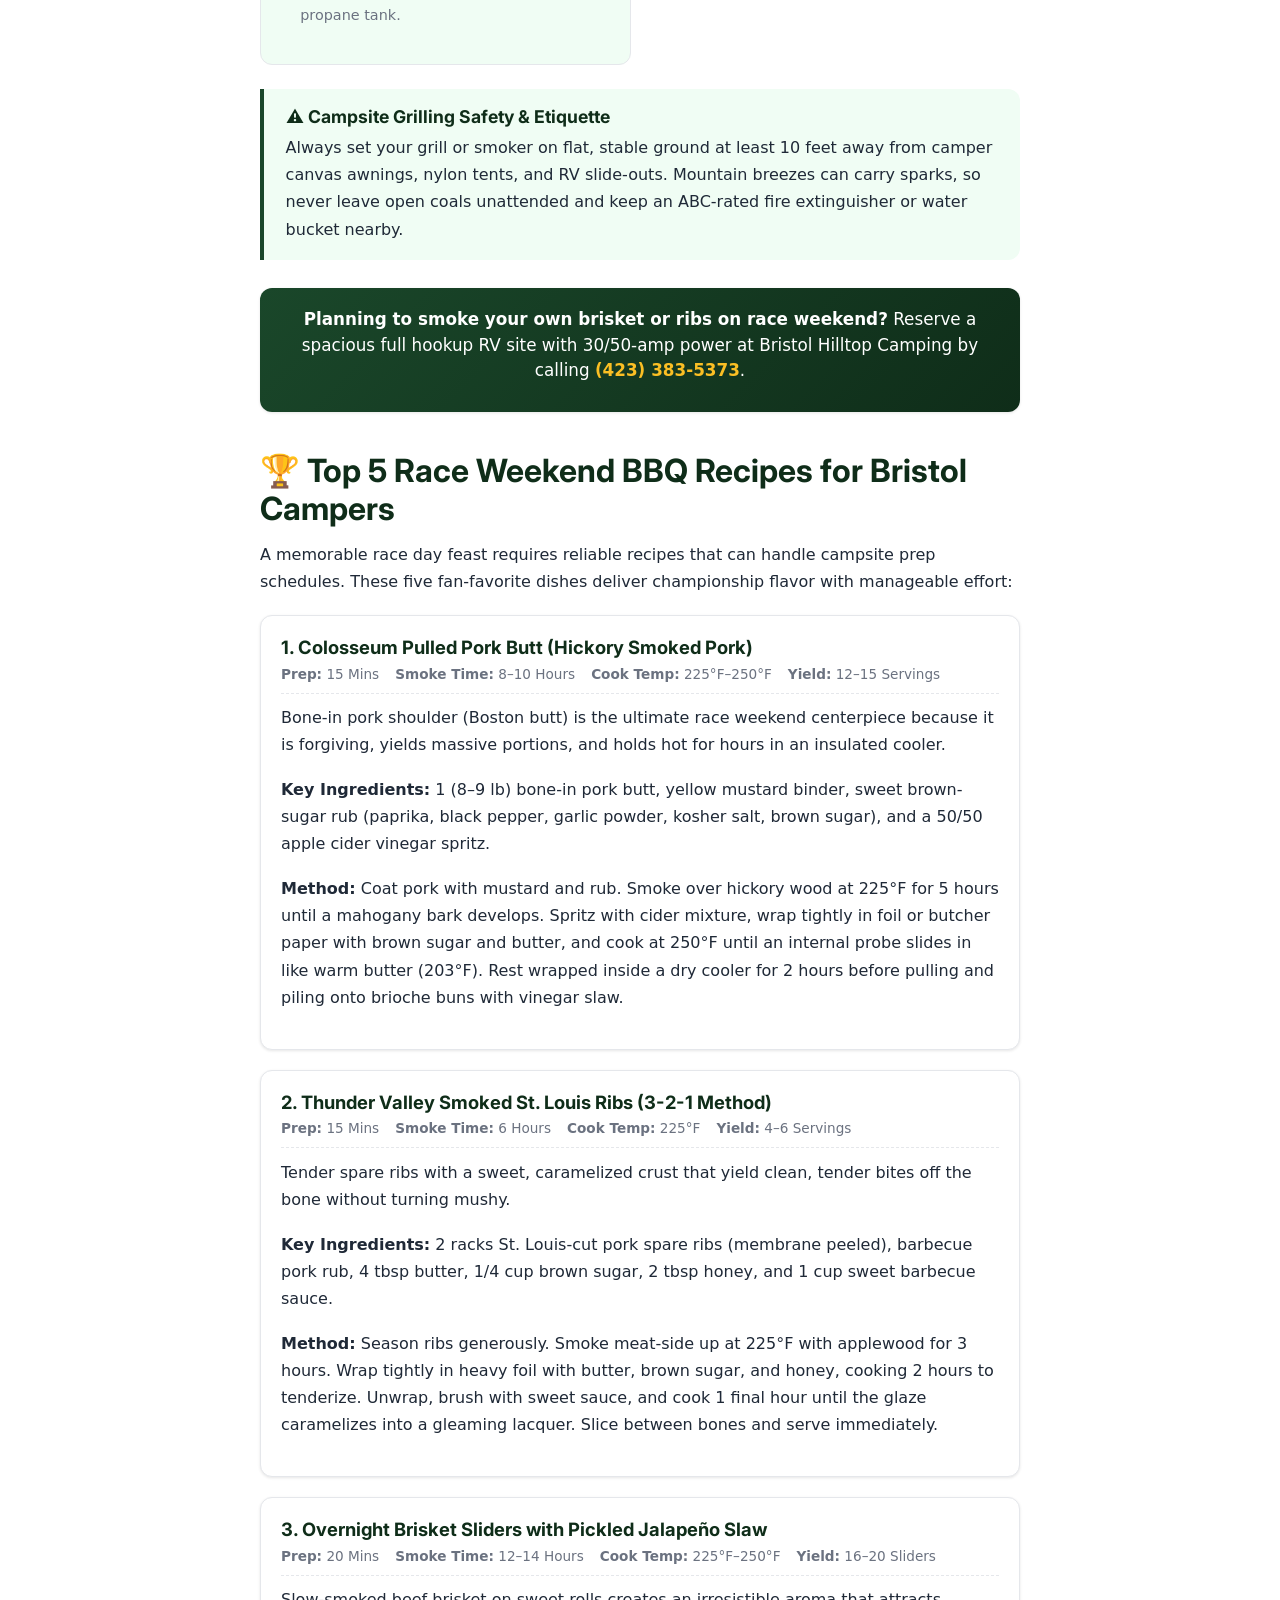
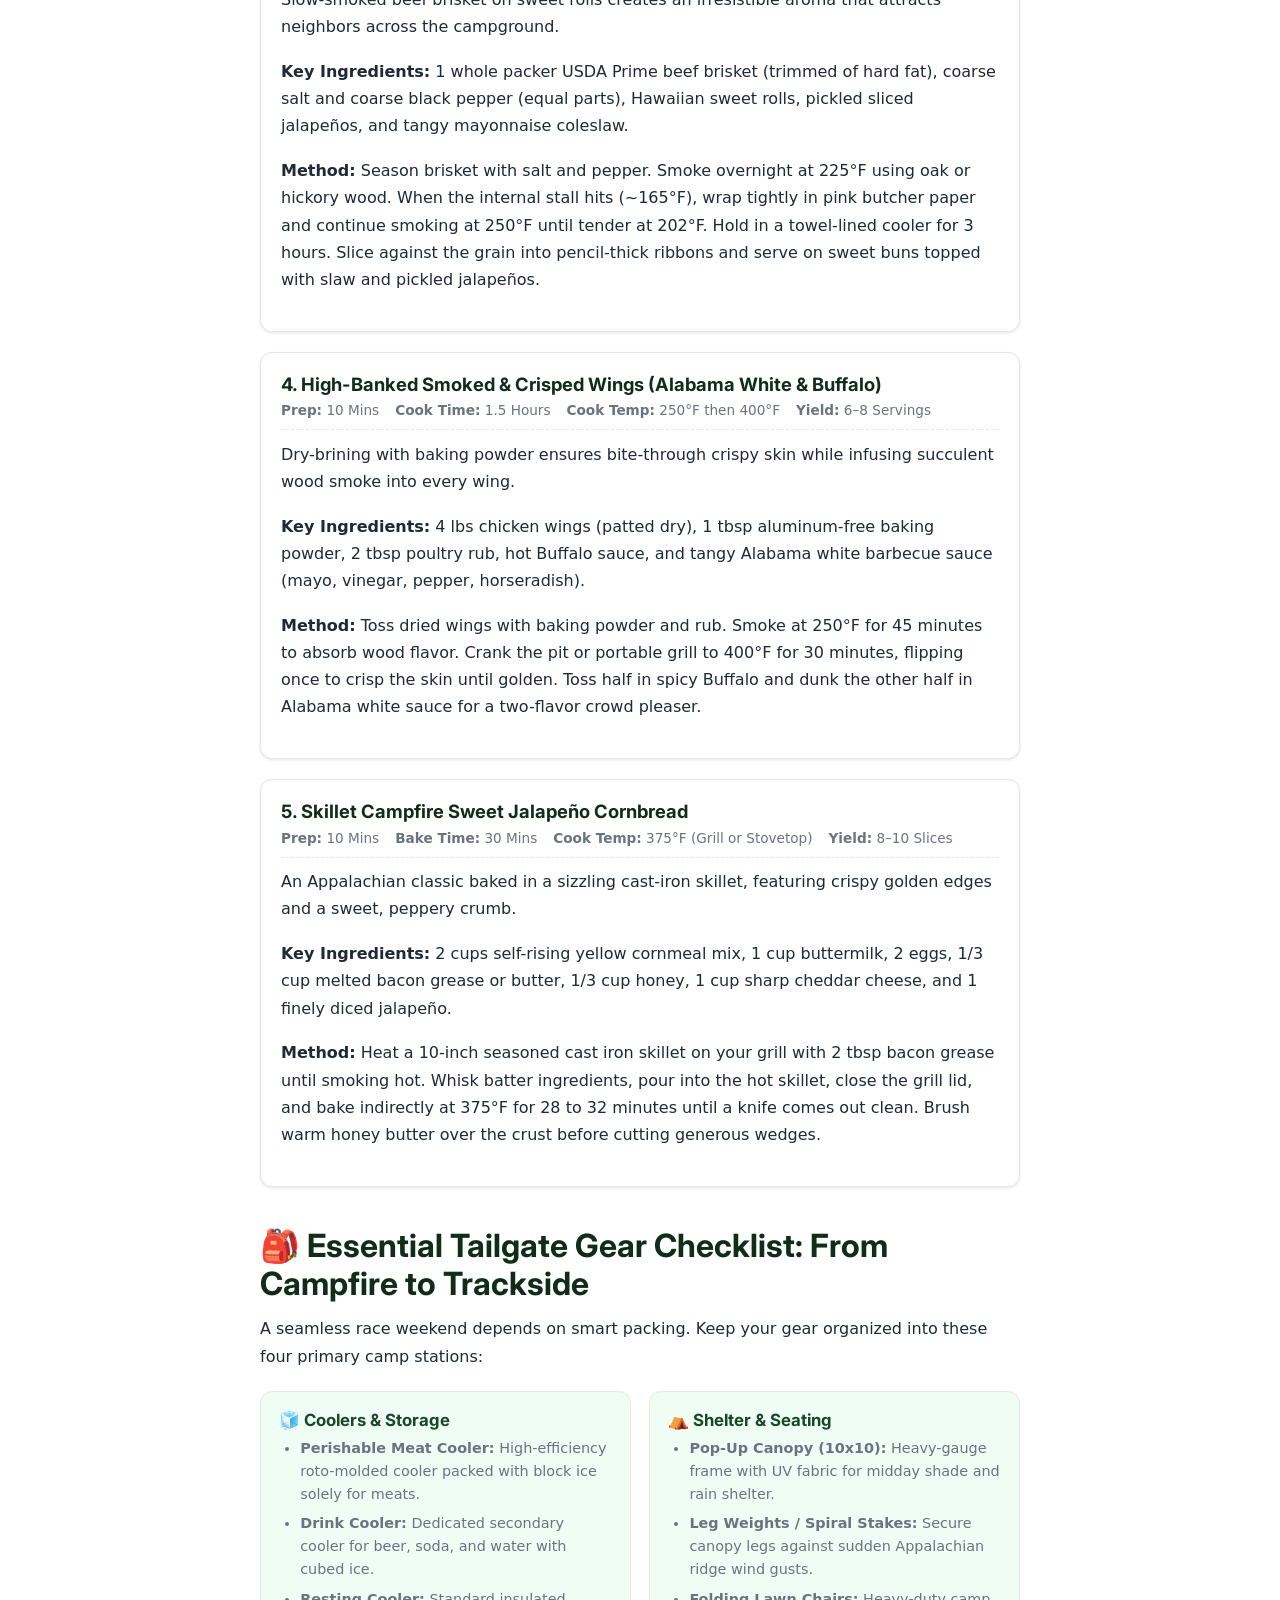
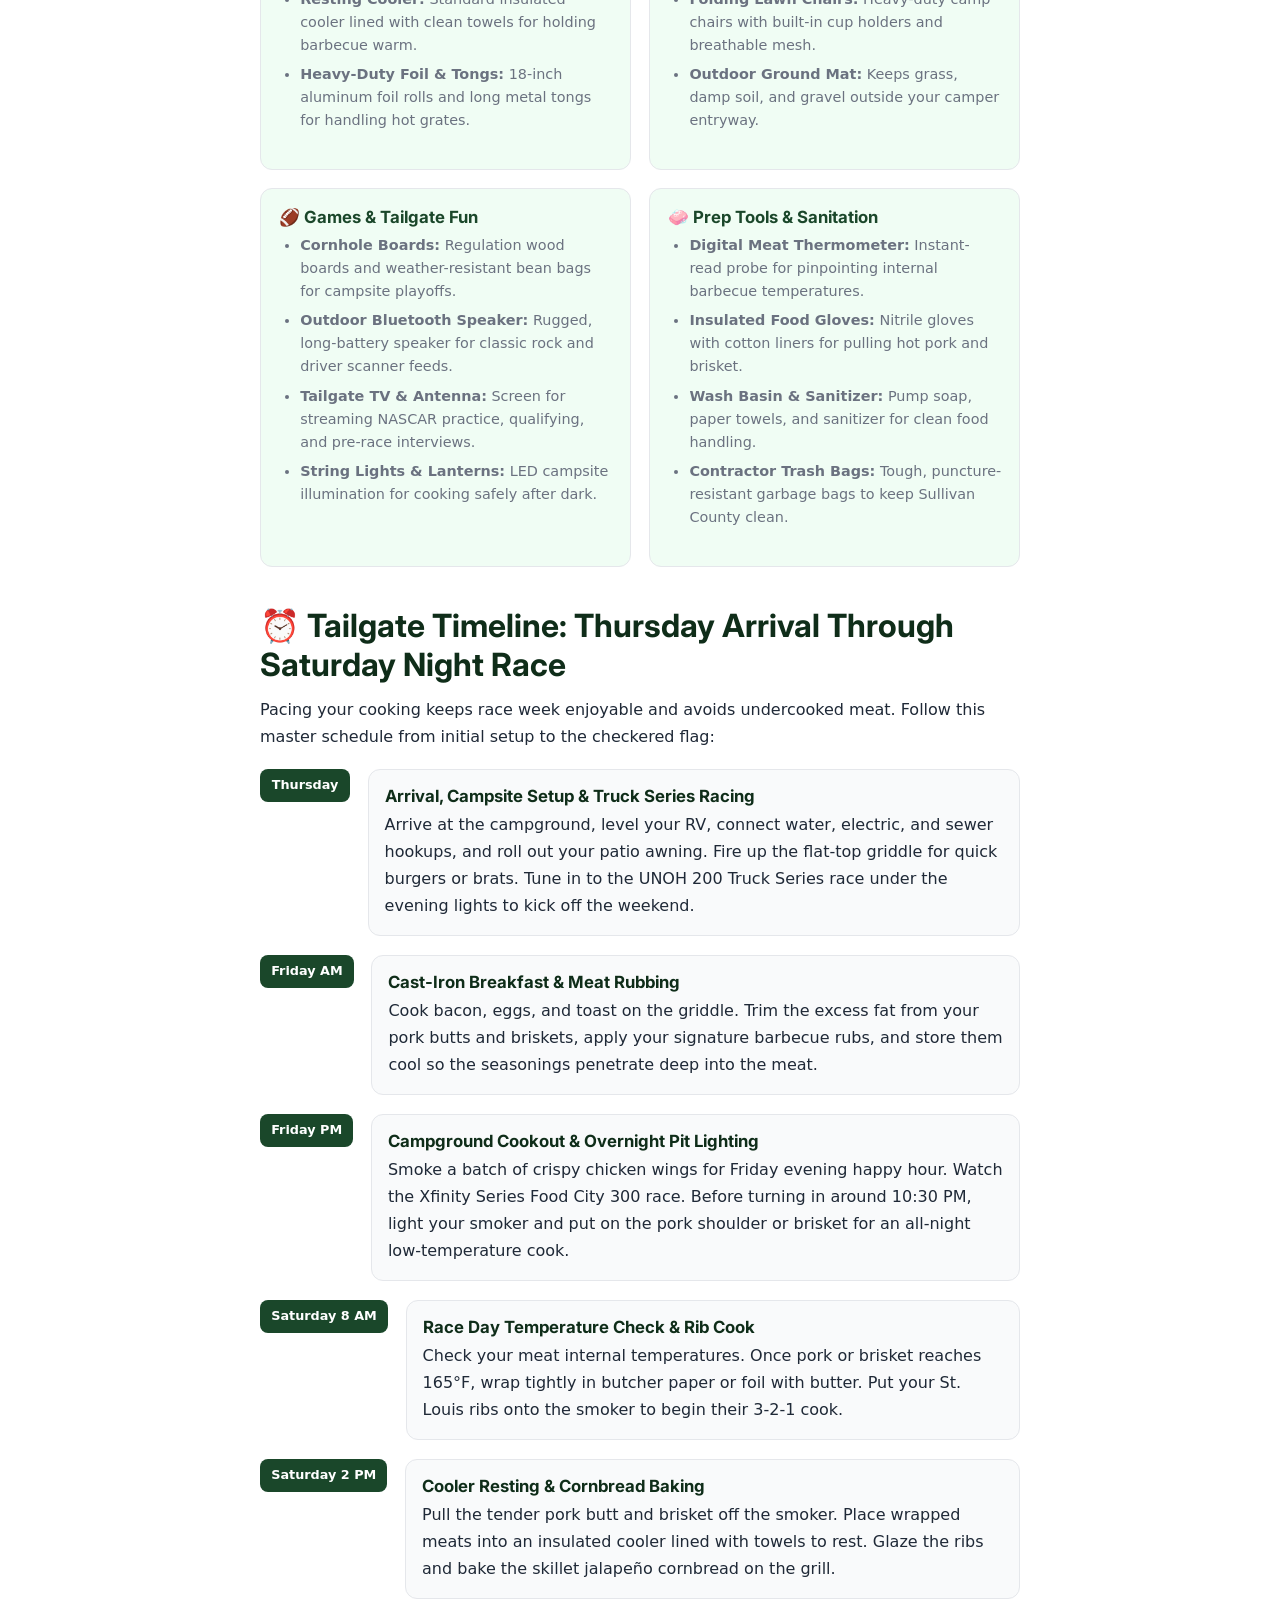
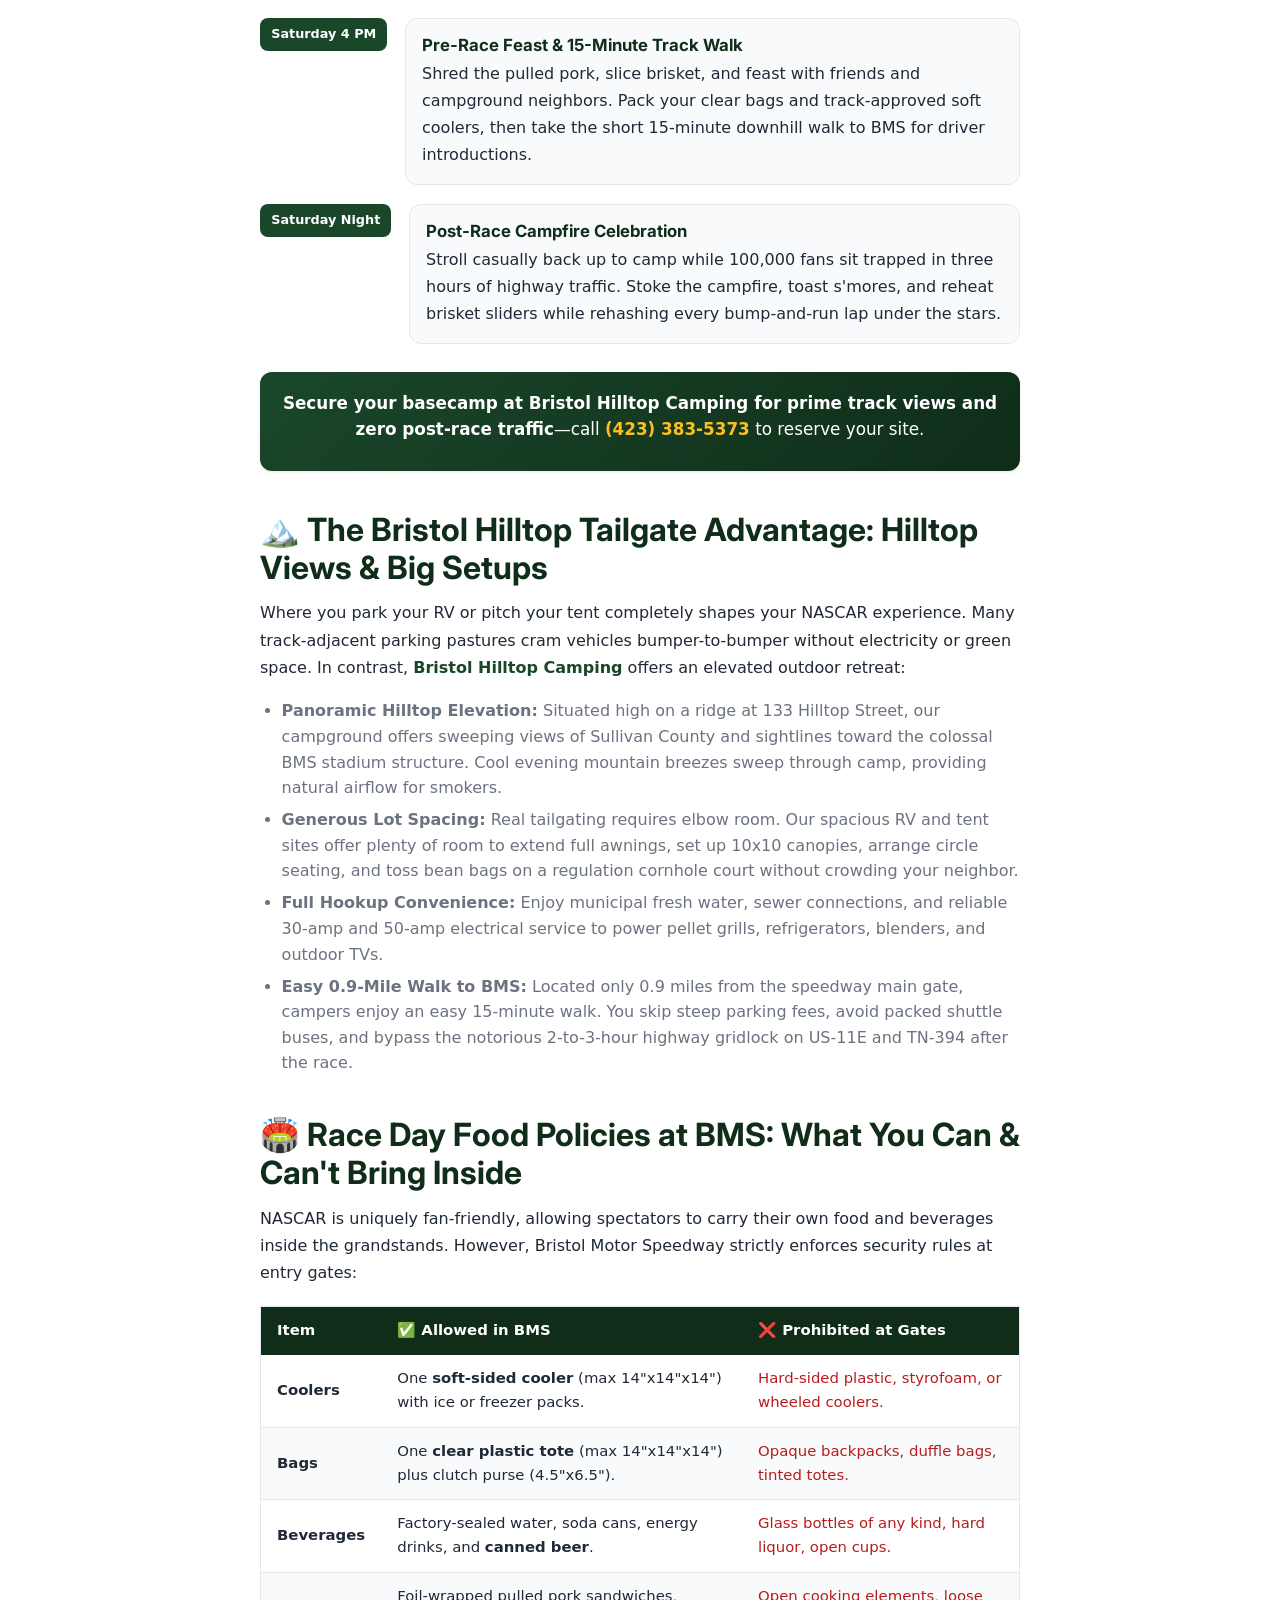
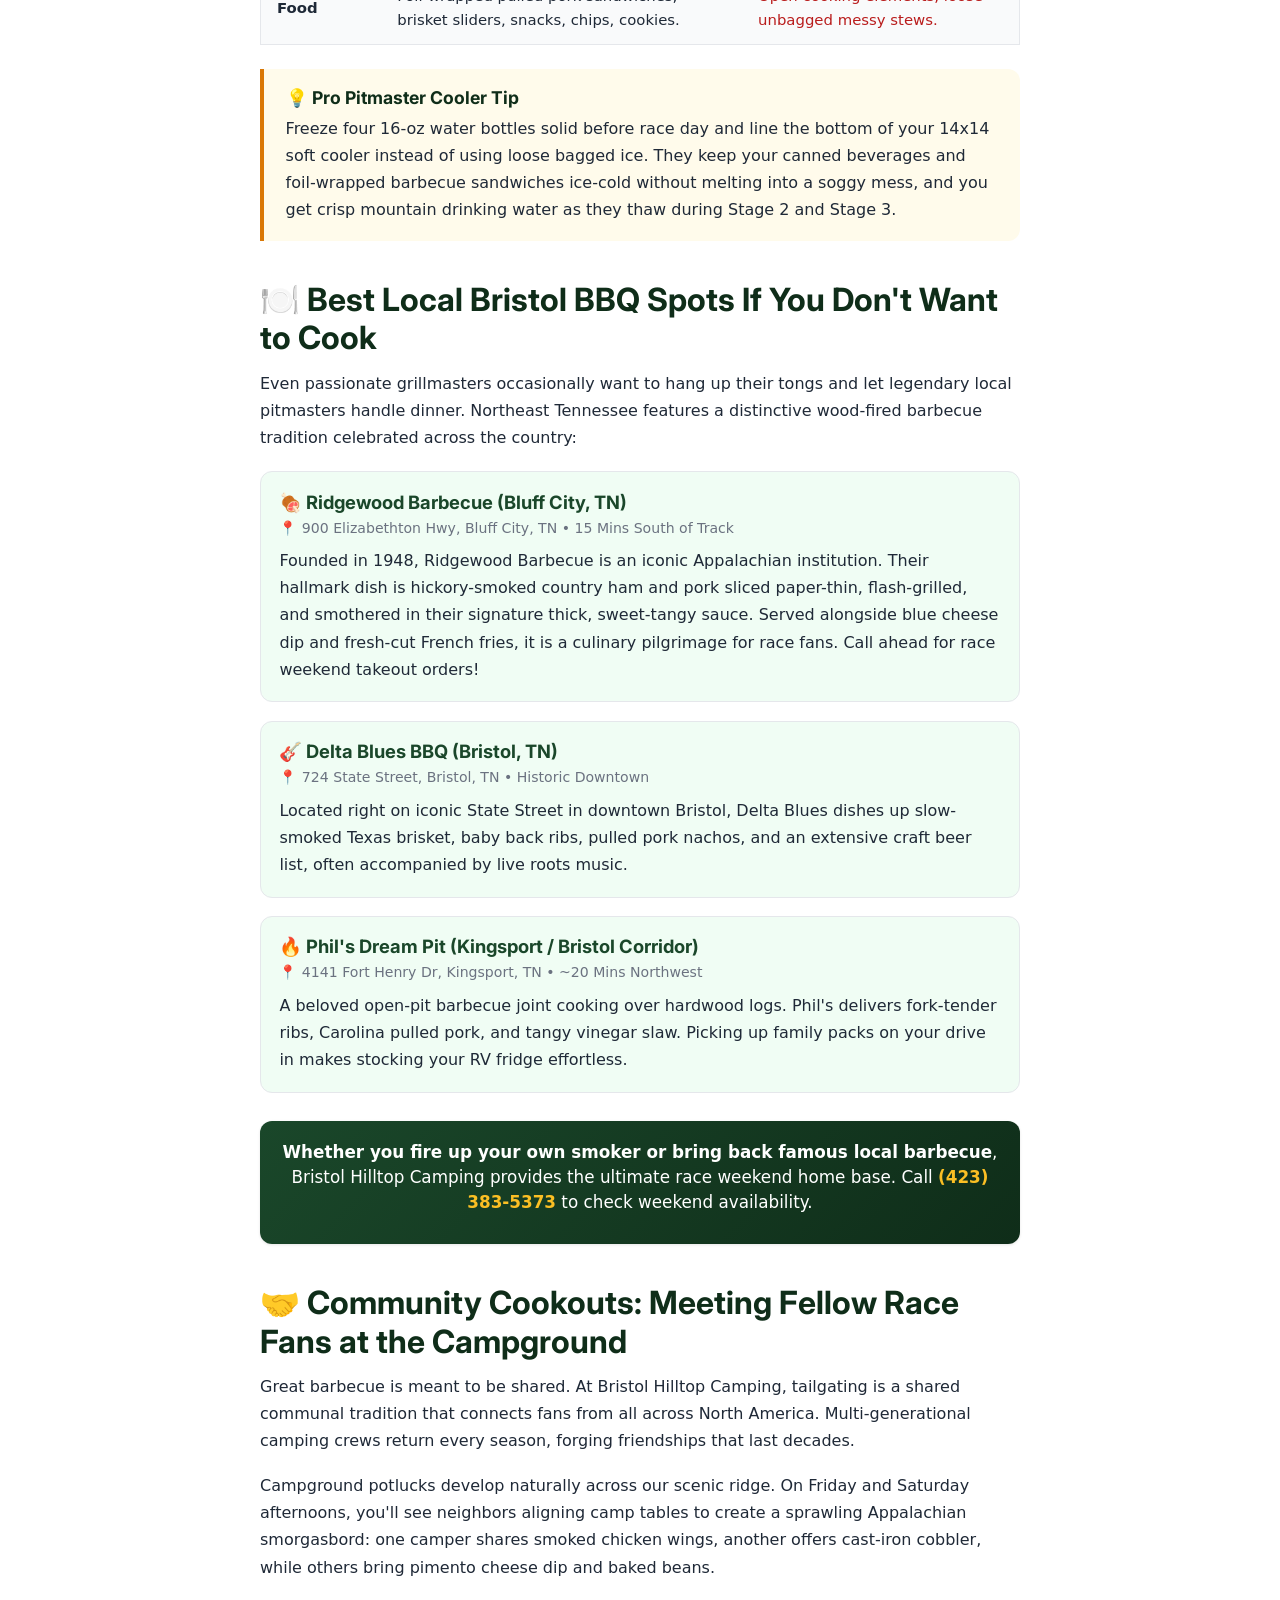
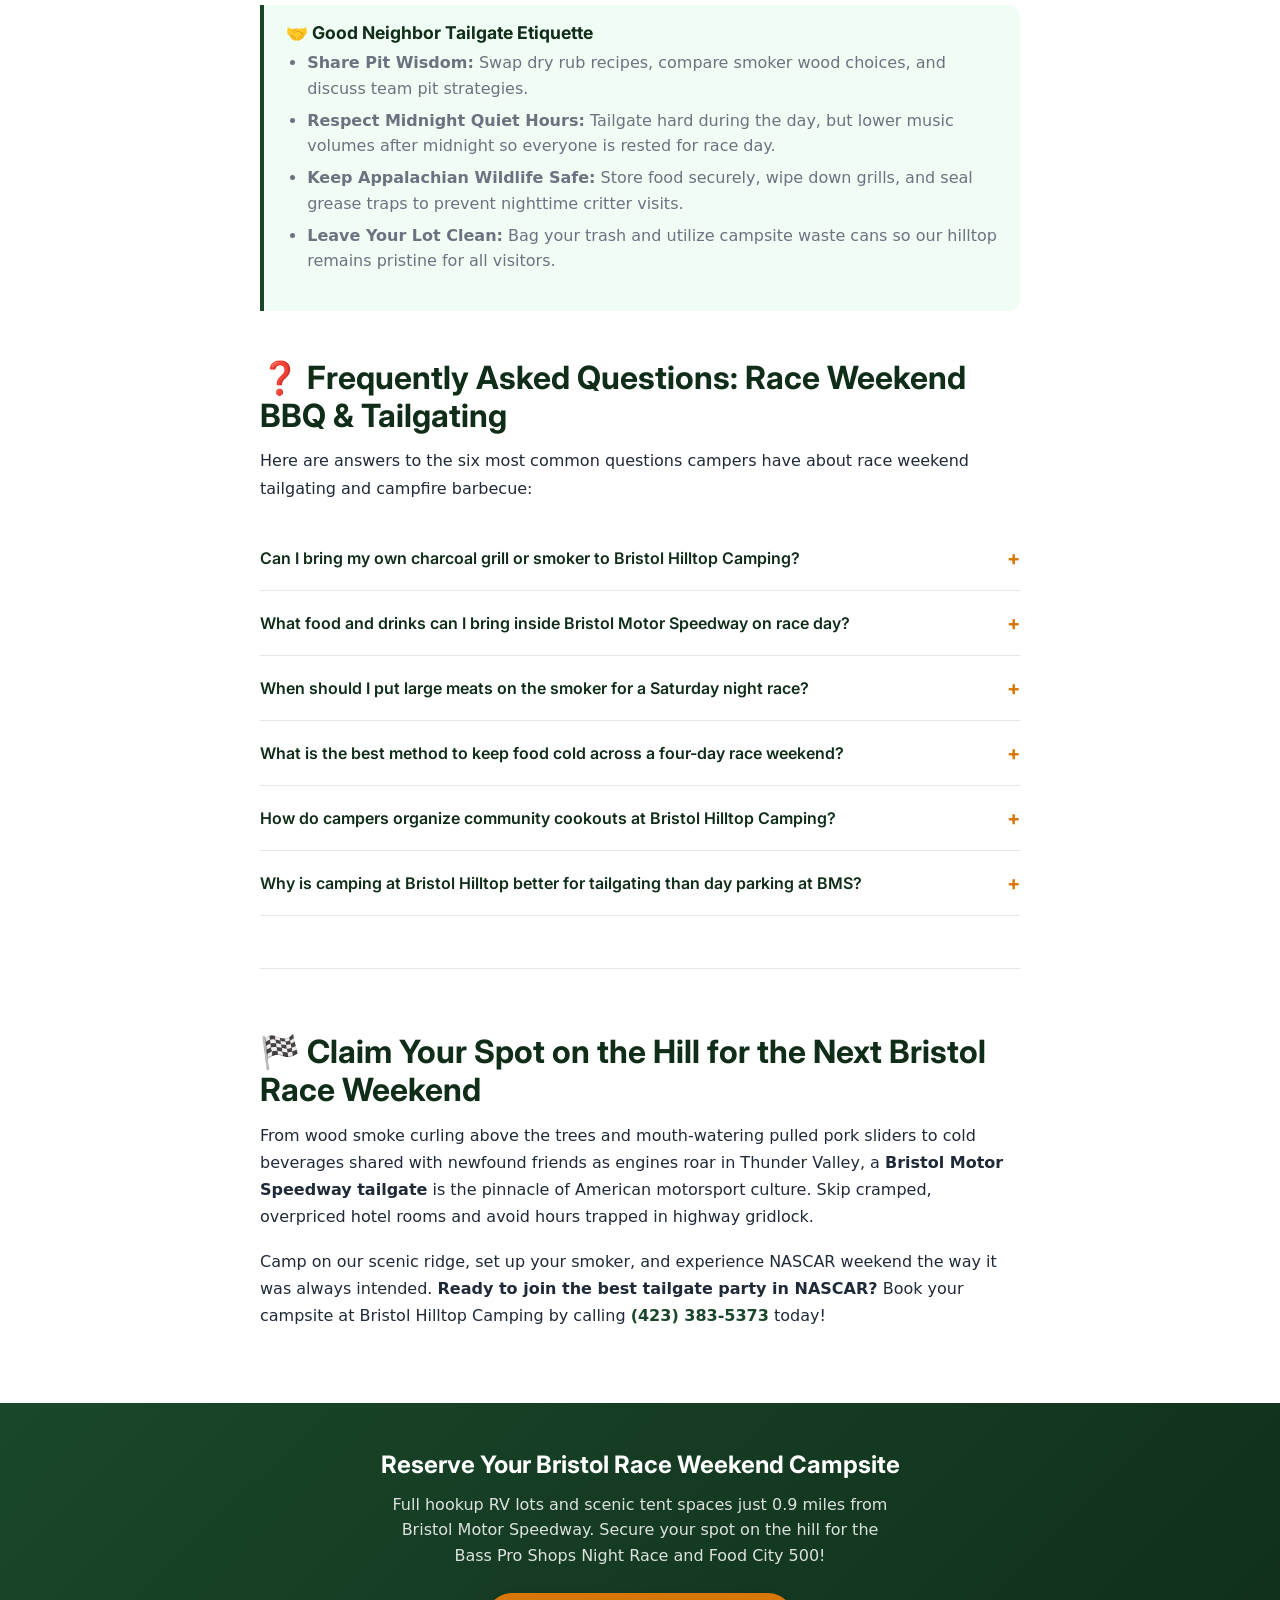
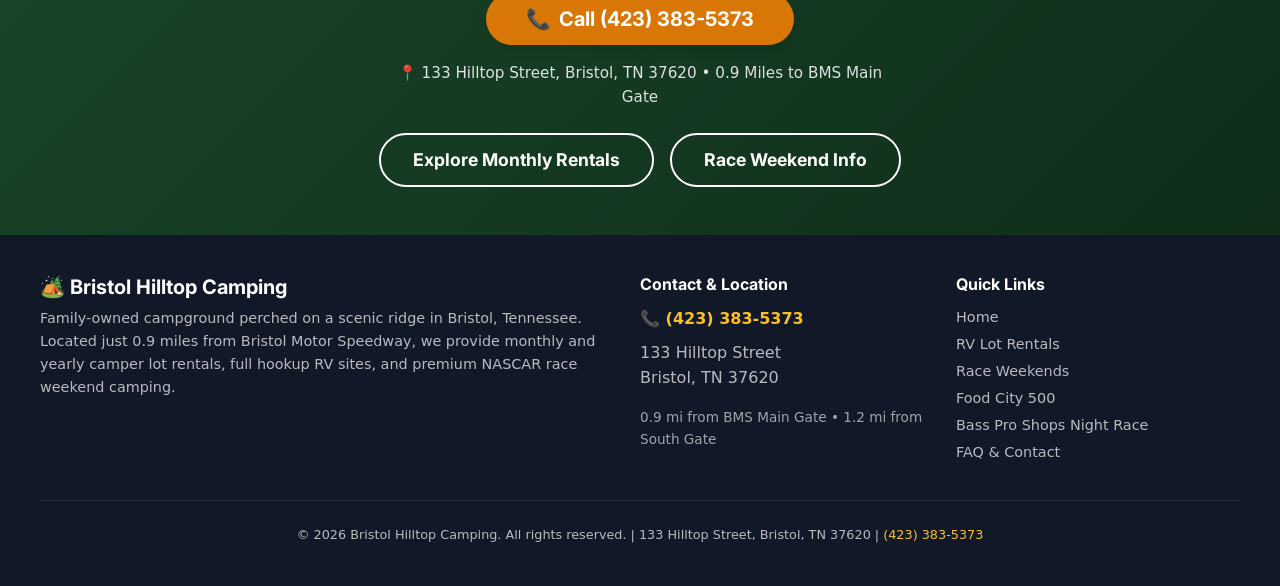
<file: blog/race-night-bbq-tailgate-bristol.html>
<!DOCTYPE html>
<html lang="en">
<head>
  <meta charset="UTF-8">
  <meta name="viewport" content="width=device-width, initial-scale=1.0">
  <meta http-equiv="X-UA-Compatible" content="IE=edge">

  <!-- Primary SEO Meta Tags -->
  <title>Race Night BBQ &amp; Tailgate Guide: Bristol Motor Speedway Edition</title>
  <meta name="description" content="The ultimate guide to BBQ tailgating at Bristol Motor Speedway race weekends. Recipes, gear, grilling tips, and why camping at Bristol Hilltop makes the best tailgate party in NASCAR.">
  <meta name="keywords" content="Bristol Motor Speedway tailgate, race weekend BBQ camping Bristol, NASCAR tailgate guide, Bristol race night party, Bristol TN BBQ camping, tailgating Bristol Motor Speedway, Bristol Hilltop Camping">
  <meta name="robots" content="index, follow">
  <meta name="author" content="Bristol Hilltop Camping">
  <link rel="canonical" href="https://bristolhilltopcamping.com/blog/race-night-bbq-tailgate-bristol.html">

  <!-- Open Graph / Facebook -->
  <meta property="og:type" content="article">
  <meta property="og:url" content="https://bristolhilltopcamping.com/blog/race-night-bbq-tailgate-bristol.html">
  <meta property="og:title" content="Race Night BBQ &amp; Tailgate Guide: Bristol Motor Speedway Edition">
  <meta property="og:description" content="The ultimate guide to BBQ tailgating at Bristol Motor Speedway race weekends. Recipes, gear, grilling tips, and why camping at Bristol Hilltop makes the best tailgate party in NASCAR.">
  <meta property="og:image" content="https://bristolhilltopcamping.com/images/blog-race-bbq.jpg">
  <meta property="og:image:width" content="1200">
  <meta property="og:image:height" content="630">
  <meta property="og:locale" content="en_US">
  <meta property="og:site_name" content="Bristol Hilltop Camping">

  <!-- Twitter Card -->
  <meta name="twitter:card" content="summary_large_image">
  <meta name="twitter:title" content="Race Night BBQ &amp; Tailgate Guide: Bristol Motor Speedway Edition">
  <meta name="twitter:description" content="The ultimate guide to BBQ tailgating at Bristol Motor Speedway race weekends. Recipes, gear, grilling tips, and why camping at Bristol Hilltop makes the best tailgate party in NASCAR.">
  <meta name="twitter:image" content="https://bristolhilltopcamping.com/images/blog-race-bbq.jpg">

  <!-- Geo Tags for Local SEO -->
  <meta name="geo.region" content="US-TN">
  <meta name="geo.placename" content="Bristol, Tennessee">
  <meta name="geo.position" content="36.5951;-82.1890">
  <meta name="ICBM" content="36.5951, -82.1890">

  <!-- Fonts -->
  <link rel="preconnect" href="https://fonts.googleapis.com">
  <link rel="preconnect" href="https://fonts.gstatic.com" crossorigin>
  <link href="https://fonts.googleapis.com/css2?family=Inter:wght@400;500;600;700;800;900&display=swap" rel="stylesheet">

  <!-- Stylesheet -->
  <link rel="stylesheet" href="../css/styles.css">

  <style>
    /* Custom blog post styling enhancements */
    .blog-badge {
      display: inline-block;
      padding: 0.35rem 1rem;
      border-radius: 50px;
      font-size: 0.85rem;
      font-weight: 700;
      letter-spacing: 0.05em;
      text-transform: uppercase;
      background: var(--color-accent);
      color: #ffffff;
      margin-bottom: 1.25rem;
    }
    .callout-box {
      background: #f0fdf4;
      border-left: 4px solid var(--color-primary);
      border-radius: 0 var(--border-radius) var(--border-radius) 0;
      padding: 1.1rem 1.35rem;
      margin: 1.5rem 0;
    }
    .callout-box--accent {
      background: #fffbeb;
      border-left-color: var(--color-accent);
    }
    .callout-box h3 {
      margin-top: 0;
      margin-bottom: 0.4rem;
      font-size: 1.1rem;
    }
    .recipe-card {
      background: #ffffff;
      border: 1px solid var(--color-border);
      border-radius: var(--border-radius);
      padding: 1.25rem;
      margin: 1.25rem 0;
      box-shadow: var(--shadow-sm);
    }
    .recipe-card h3 {
      color: var(--color-primary-dark);
      margin-top: 0;
      margin-bottom: 0.35rem;
      font-size: 1.15rem;
    }
    .recipe-meta {
      display: flex;
      gap: 1rem;
      font-size: 0.85rem;
      color: var(--color-text-light);
      margin-bottom: 0.65rem;
      flex-wrap: wrap;
      border-bottom: 1px dashed var(--color-border);
      padding-bottom: 0.45rem;
    }
    .gear-grid {
      display: grid;
      grid-template-columns: repeat(auto-fit, minmax(260px, 1fr));
      gap: 1.15rem;
      margin: 1.35rem 0;
    }
    .gear-card {
      background: var(--color-bg-alt);
      border: 1px solid var(--color-border);
      border-radius: var(--border-radius);
      padding: 1.1rem;
    }
    .gear-card h4 {
      color: var(--color-primary);
      margin-top: 0;
      margin-bottom: 0.4rem;
      font-size: 1.05rem;
    }
    .gear-card ul {
      margin-bottom: 0;
      padding-left: 1.2rem;
    }
    .gear-card li {
      margin-bottom: 0.3rem;
      font-size: 0.9rem;
    }
    .timeline-block {
      display: flex;
      gap: 1.1rem;
      margin: 1.15rem 0;
      align-items: flex-start;
    }
    .timeline-badge {
      background: var(--color-primary);
      color: #ffffff;
      font-weight: 800;
      font-size: 0.8rem;
      padding: 0.4rem 0.7rem;
      border-radius: 8px;
      white-space: nowrap;
      min-width: 90px;
      text-align: center;
      flex-shrink: 0;
    }
    .timeline-body {
      background: #f9fafb;
      border: 1px solid var(--color-border);
      border-radius: var(--border-radius);
      padding: 1rem;
      flex-grow: 1;
    }
    .timeline-body h4 {
      margin-top: 0;
      margin-bottom: 0.3rem;
      color: var(--color-primary-dark);
      font-size: 1.05rem;
    }
    .timeline-body p:last-child {
      margin-bottom: 0;
    }
    .quote-box {
      border-left: 4px solid var(--color-accent);
      padding: 1rem 1.25rem;
      margin: 1.5rem 0;
      font-style: italic;
      background: #fff8eb;
      border-radius: 0 8px 8px 0;
      color: #4b5563;
    }
    .event-content p {
      margin-bottom: 1.1rem;
      line-height: 1.7;
    }
    .event-content ul, .event-content ol {
      margin-bottom: 1.2rem;
      padding-left: 1.35rem;
    }
    .event-content li {
      margin-bottom: 0.4rem;
      line-height: 1.6;
    }
    .cta-inline {
      background: linear-gradient(135deg, var(--color-primary) 0%, var(--color-primary-dark) 100%);
      color: #ffffff;
      border-radius: var(--border-radius);
      padding: 1.2rem 1.4rem;
      margin: 1.75rem 0;
      text-align: center;
      box-shadow: var(--shadow-sm);
    }
    .cta-inline p {
      color: #ffffff;
      margin-bottom: 0.6rem;
      font-size: 1.05rem;
      line-height: 1.5;
    }
    @media (max-width: 768px) {
      .timeline-block {
        flex-direction: column;
        gap: 0.4rem;
      }
      .timeline-badge {
        align-self: flex-start;
      }
      .recipe-meta {
        flex-direction: column;
        gap: 0.2rem;
      }
    }
  </style>

  <!-- JSON-LD Structured Data: Article, Campground, and FAQPage -->
  <script type="application/ld+json">
  {
    "@context": "https://schema.org",
    "@graph": [
      {
        "@type": "Article",
        "@id": "https://bristolhilltopcamping.com/blog/race-night-bbq-tailgate-bristol.html#article",
        "isPartOf": {
          "@type": "WebSite",
          "@id": "https://bristolhilltopcamping.com/#website",
          "name": "Bristol Hilltop Camping",
          "url": "https://bristolhilltopcamping.com"
        },
        "headline": "Race Night BBQ & Tailgate Guide: Bristol Motor Speedway Edition",
        "description": "The ultimate guide to BBQ tailgating at Bristol Motor Speedway race weekends. Recipes, gear, grilling tips, and why camping at Bristol Hilltop makes the best tailgate party in NASCAR.",
        "image": "https://bristolhilltopcamping.com/images/blog-race-bbq.jpg",
        "datePublished": "2026-09-15T08:00:00-04:00",
        "dateModified": "2026-09-15T08:00:00-04:00",
        "author": {
          "@type": "Organization",
          "name": "Bristol Hilltop Camping",
          "url": "https://bristolhilltopcamping.com"
        },
        "publisher": {
          "@type": "Organization",
          "name": "Bristol Hilltop Camping",
          "url": "https://bristolhilltopcamping.com",
          "logo": {
            "@type": "ImageObject",
            "url": "https://bristolhilltopcamping.com/images/hero-bristol.webp"
          }
        },
        "mainEntityOfPage": {
          "@type": "WebPage",
          "@id": "https://bristolhilltopcamping.com/blog/race-night-bbq-tailgate-bristol.html"
        },
        "about": [
          { "@type": "Thing", "name": "Bristol Motor Speedway tailgate" },
          { "@type": "Thing", "name": "race weekend BBQ camping Bristol" },
          { "@type": "Thing", "name": "NASCAR tailgate guide" },
          { "@type": "Thing", "name": "Bristol race night party" }
        ]
      },
      {
        "@type": "Campground",
        "@id": "https://bristolhilltopcamping.com/#campground",
        "name": "Bristol Hilltop Camping",
        "url": "https://bristolhilltopcamping.com",
        "telephone": "+1-423-383-5373",
        "address": {
          "@type": "PostalAddress",
          "streetAddress": "133 Hilltop Street",
          "addressLocality": "Bristol",
          "addressRegion": "TN",
          "postalCode": "37620",
          "addressCountry": "US"
        },
        "geo": {
          "@type": "GeoCoordinates",
          "latitude": 36.5951,
          "longitude": -82.1890
        },
        "description": "Family-owned campground located 0.9 miles from Bristol Motor Speedway providing full hookup RV sites, tent spaces, race weekend camping, and long-term camper rentals in Bristol, TN."
      },
      {
        "@type": "FAQPage",
        "@id": "https://bristolhilltopcamping.com/blog/race-night-bbq-tailgate-bristol.html#faq",
        "mainEntity": [
          {
            "@type": "Question",
            "name": "Can I bring my own charcoal grill or smoker to Bristol Hilltop Camping?",
            "acceptedAnswer": {
              "@type": "Answer",
              "text": "Yes! Bristol Hilltop Camping welcomes smokers, charcoal kettles, pellet grills, and propane flat-tops. Grills must sit on stable, level ground away from camper awnings and dry grass. Ash and embers must be fully cooled and placed in designated metal disposal cans."
            }
          },
          {
            "@type": "Question",
            "name": "What food and drinks can I bring inside Bristol Motor Speedway on race day?",
            "acceptedAnswer": {
              "@type": "Answer",
              "text": "Each ticket holder can carry one soft-sided cooler (up to 14x14x14 inches) and one clear bag (up to 14x14x14 inches). Fans may pack ice packs, canned beer, soda, water, and homemade food like sandwiches or barbecue. Glass containers, hard liquor, and hard-sided coolers are prohibited."
            }
          },
          {
            "@type": "Question",
            "name": "When should I put large meats on the smoker for a Saturday night race?",
            "acceptedAnswer": {
              "@type": "Answer",
              "text": "For whole briskets or large pork butts needing 10 to 14 hours of smoke, start your pit Friday night around 10:00 PM or early Saturday morning at 4:00 AM. This timing lets meat finish by early afternoon, leaving 2 hours to rest in an insulated cooler before slicing for a 4:00 PM feast."
            }
          },
          {
            "@type": "Question",
            "name": "What is the best method to keep food cold across a four-day race weekend?",
            "acceptedAnswer": {
              "@type": "Answer",
              "text": "Follow the two-cooler method: dedicate one premium roto-molded cooler strictly for raw meats and perishables, and use a second cooler for drinks. Place block ice on the bottom overlaid with cubed ice, keep coolers shaded under your awning, and minimize lid openings."
            }
          },
          {
            "@type": "Question",
            "name": "How do campers organize community cookouts at Bristol Hilltop Camping?",
            "acceptedAnswer": {
              "@type": "Answer",
              "text": "Campground cookouts come together naturally! Campers set up folding tables along campsite lanes on Friday and Saturday afternoons, sharing extra ribs, smoked wings, and homemade sauces while swapping race picks with neighbors before walking down to the track."
            }
          },
          {
            "@type": "Question",
            "name": "Why is camping at Bristol Hilltop better for tailgating than day parking at BMS?",
            "acceptedAnswer": {
              "@type": "Answer",
              "text": "Day parking lots at Bristol Motor Speedway cost up to $50 daily, lack electricity and water hookups, have tight spacing, and suffer from 2- to 3-hour post-race traffic gridlocks. Camping at Bristol Hilltop gives you spacious lots, full hookups for pellet grills and TVs, scenic hilltop views, and a simple 15-minute walk that bypasses traffic entirely."
            }
          }
        ]
      }
    ]
  }
  </script>
</head>
<body>

  <!-- Skip to Content (Accessibility) -->
  <a href="#main" class="skip-link">Skip to main content</a>

  <!-- ============================================
       HEADER / NAVIGATION
       ============================================ -->
  <header class="header" role="banner">
    <div class="header__inner">
      <a href="../index.html" class="header__logo" aria-label="Bristol Hilltop Camping — Home">
        <span class="header__logo-icon">🏕️</span>
        <span>Bristol Hilltop Camping</span>
      </a>

      <nav class="nav" role="navigation" aria-label="Main navigation">
        <ul class="nav__list">
          <li><a href="../index.html" class="nav__link">Home</a></li>
          <li><a href="../index.html#rentals" class="nav__link">Rentals</a></li>
          <li><a href="../index.html#race-weekends" class="nav__link">Race Weekends</a></li>
          <li><a href="index.html" class="nav__link">Blog</a></li>
          <li><a href="../index.html#faq" class="nav__link">Contact</a></li>
        </ul>
      </nav>

      <a href="tel:+14233835373" class="btn btn--call btn--sm header__cta">
        <span class="btn__icon">📞</span> (423) 383-5373
      </a>

      <button class="header__toggle" aria-label="Toggle navigation menu" aria-expanded="false">
        &#9776;
      </button>
    </div>
  </header>

  <main id="main">

    <!-- ============================================
         BLOG HERO SECTION
         ============================================ -->
    <section class="event-hero" aria-label="Race Night BBQ &amp; Tailgate Guide" style="background: linear-gradient(rgba(26,71,42,0.85), rgba(26,71,42,0.92)), url('../images/blog-race-bbq.jpg') center/cover no-repeat;">
      <div class="container">
        <div class="hero__badge" style="margin: 0 auto 1.25rem; display: inline-block; background: var(--color-accent); color: #fff; font-weight: 800; letter-spacing: 0.05em; text-transform: uppercase;">
          🍖 Pitmaster &amp; Tailgate Handbook
        </div>
        <h1>Race Night BBQ &amp; Tailgate Guide: Bristol Motor Speedway Edition</h1>
        <p style="font-size: 1.15rem; max-width: 780px; margin: 0 auto 1.5rem; line-height: 1.6;">
          The ultimate guide to BBQ tailgating at Bristol Motor Speedway race weekends. Discover mouth-watering pit recipes, gear essentials, track food rules, and why camping at Bristol Hilltop makes the best tailgate party in NASCAR.
        </p>
        <div style="font-size: 0.9rem; color: rgba(255,255,255,0.8); display: flex; justify-content: center; gap: 1.5rem; flex-wrap: wrap;">
          <span>📅 Updated for 2026–2027 Season</span>
          <span>📍 133 Hilltop St, Bristol, TN</span>
          <span>⏱️ 10 Min Read</span>
          <span>🔥 Grilling &amp; Camping</span>
        </div>
      </div>
    </section>

    <!-- ============================================
         BLOG POST BODY CONTENT
         ============================================ -->
    <article class="event-content" style="padding-top: 2.5rem; padding-bottom: 3.5rem;">

      <!-- Featured Image -->
      <img src="../images/blog-race-bbq.jpg" alt="Smoked barbecue ribs, pulled pork, and tailgate grilling feast at a campsite overlooking Bristol Motor Speedway" loading="lazy" style="width: 100%; border-radius: 12px; margin-bottom: 2rem;">

      <!-- Introduction -->
      <section>
        <p style="font-size: 1.15rem; line-height: 1.8; color: var(--color-text);">
          When twilight settles across the Appalachian ridges of Sullivan County, Tennessee, and the towering stadium floodlights illuminate <strong>"The Last Great Colosseum,"</strong> a legendary aroma fills the mountain air. It is the sweet, mouth-watering perfume of burning hickory, sizzling pork fat, caramelized brown sugar, and tangy apple cider mop sauce. At Bristol Motor Speedway, the high-octane spectacle on the world's most feared 0.533-mile concrete oval is only half the adventure. The other half unfolds outdoors around glowing charcoal kettles, pellet smokers, and loaded camp tables.
        </p>
        <p>
          Whether you are a seasoned pitmaster hauling an offset smoker or an RV camper firing up a portable griddle, an authentic <strong>Bristol Motor Speedway tailgate</strong> is an essential motorsport ritual. This definitive <strong>NASCAR tailgate guide</strong> gives you everything needed to master your <strong>race weekend BBQ camping Bristol</strong> trip—from grill selection and five championship pit recipes to gear checklists, speedway cooler rules, and the electric energy of a <strong>Bristol race night party</strong> under the mountain stars.
        </p>
      </section>

      <!-- Section 1: The Legendary Bristol Tailgate Culture -->
      <section style="margin-top: 2.5rem;">
        <h2>🏁 The Legendary Bristol Tailgate Culture: Why It's the Best in NASCAR</h2>
        <p>
          Tailgating happens at every racetrack in America, but Bristol's culture is universally celebrated as the gold standard in NASCAR. What makes Thunder Valley tailgating so special? It starts with the dramatic Appalachian topography. Unlike superspeedways situated on vast, flat plains, Bristol Motor Speedway sits carved directly into a natural mountain bowl. That bowl architecture concentrates the celebration: laughter, bluegrass music, revving engines, and fragrant wood smoke rise together up the surrounding ridges.
        </p>
        <p>
          Bristol race fans do not simply tailgate for an hour or two before the green flag; they settle in for a four-day outdoor festival. Beginning Thursday when RV haulers roll off Highway 11E and TN-394, campsite canopies sprout across the hills. Rivalries are fierce on the high banks—whether your loyalty belongs to Kyle Larson, Chase Elliott, Denny Hamlin, or Ryan Blaney—yet the moment you enter the campground, friendly mountain hospitality takes over.
        </p>
        <div class="quote-box">
          &ldquo;Walk down any row of campers at Bristol and you will be greeted like family. Fans trade spare cold drinks for smoked sausages, lend extra tools, and invite strangers to pull up a lawn chair by the campfire.&rdquo;
        </div>
        <p>
          The tailgate energy adapts to both hallmark speedway events. The daytime <a href="../food-city-500.html"><strong>Food City 500</strong></a> in April brings crisp spring breezes, morning skillet hash, and sunlit cookouts beneath blooming dogwood trees. Meanwhile, the September <a href="../bass-pro-night-race.html"><strong>Bass Pro Shops Night Race</strong></a> serves as the Cup Series Playoff cutoff, creating an intoxicating festival atmosphere where smokers run all night and celebration continues long past the checkered flag.
        </p>
      </section>

      <!-- Section 2: BBQ Setup Guide -->
      <section style="margin-top: 2.5rem;">
        <h2>🔥 BBQ Setup Guide: What Grill to Bring to Your Campsite</h2>
        <p>
          Executing great barbecue at a campsite requires matching your cooking style with campground realities. Different cookers provide distinct advantages depending on your setup:
        </p>

        <div class="gear-grid">
          <div class="gear-card">
            <h4>🍖 Pellet Smokers (Traeger, Green Mountain)</h4>
            <p><strong>Best For:</strong> Reliable set-and-forget temperature control while you explore the Fan Zone.</p>
            <ul>
              <li><strong>Pros:</strong> Digital thermostat holds 225°F for 12 straight hours; clean hardwood smoke profile.</li>
              <li><strong>Requirement:</strong> Needs 110V power; having full RV electric hookups makes running pellet grills effortless.</li>
              <li><strong>Tip:</strong> Store pellets in sealed waterproof buckets to protect them from humid mountain air.</li>
            </ul>
          </div>

          <div class="gear-card">
            <h4>🪵 Charcoal Smokers &amp; Kettles (Weber, WSM)</h4>
            <p><strong>Best For:</strong> Pitmasters demanding heavy smoke rings and classic charcoal crust.</p>
            <ul>
              <li><strong>Pros:</strong> Unbeatable wood-fired bark; operates anywhere without electric utility connections.</li>
              <li><strong>Cons:</strong> Demands active airflow adjustment and mindful ash disposal.</li>
              <li><strong>Tip:</strong> Bring a galvanized steel bucket with a tight lid for safely cooling used charcoal ash.</li>
            </ul>
          </div>

          <div class="gear-card">
            <h4>🍳 Portable Propane Griddles (Blackstone 22")</h4>
            <p><strong>Best For:</strong> High-speed cooking, hearty breakfasts, and quick pre-race meals.</p>
            <ul>
              <li><strong>Pros:</strong> Instant heat with zero ash; ideal for morning smashburgers, eggs, bacon, and cheesesteaks.</li>
              <li><strong>Cons:</strong> Cannot produce low-and-slow wood smoke flavor.</li>
              <li><strong>Tip:</strong> Bring a conversion hose to run your tabletop griddle off a standard 20-lb propane tank.</li>
            </ul>
          </div>
        </div>

        <div class="callout-box">
          <h3>⚠️ Campsite Grilling Safety &amp; Etiquette</h3>
          <p style="margin-bottom: 0;">
            Always set your grill or smoker on flat, stable ground at least 10 feet away from camper canvas awnings, nylon tents, and RV slide-outs. Mountain breezes can carry sparks, so never leave open coals unattended and keep an ABC-rated fire extinguisher or water bucket nearby.
          </p>
        </div>
      </section>

      <!-- Mention 1 with Phone CTA -->
      <div class="cta-inline">
        <p><strong>Planning to smoke your own brisket or ribs on race weekend?</strong> Reserve a spacious full hookup RV site with 30/50-amp power at Bristol Hilltop Camping by calling <a href="tel:+14233835373" style="color: var(--color-accent-light); font-weight: 700;">(423) 383-5373</a>.</p>
      </div>

      <!-- Section 3: Top 5 Race Weekend BBQ Recipes -->
      <section style="margin-top: 2.5rem;">
        <h2>🏆 Top 5 Race Weekend BBQ Recipes for Bristol Campers</h2>
        <p>
          A memorable race day feast requires reliable recipes that can handle campsite prep schedules. These five fan-favorite dishes deliver championship flavor with manageable effort:
        </p>

        <!-- Recipe 1 -->
        <div class="recipe-card">
          <h3>1. Colosseum Pulled Pork Butt (Hickory Smoked Pork)</h3>
          <div class="recipe-meta">
            <span><strong>Prep:</strong> 15 Mins</span>
            <span><strong>Smoke Time:</strong> 8–10 Hours</span>
            <span><strong>Cook Temp:</strong> 225°F–250°F</span>
            <span><strong>Yield:</strong> 12–15 Servings</span>
          </div>
          <p>
            Bone-in pork shoulder (Boston butt) is the ultimate race weekend centerpiece because it is forgiving, yields massive portions, and holds hot for hours in an insulated cooler.
          </p>
          <p><strong>Key Ingredients:</strong> 1 (8–9 lb) bone-in pork butt, yellow mustard binder, sweet brown-sugar rub (paprika, black pepper, garlic powder, kosher salt, brown sugar), and a 50/50 apple cider vinegar spritz.</p>
          <p><strong>Method:</strong> Coat pork with mustard and rub. Smoke over hickory wood at 225°F for 5 hours until a mahogany bark develops. Spritz with cider mixture, wrap tightly in foil or butcher paper with brown sugar and butter, and cook at 250°F until an internal probe slides in like warm butter (203°F). Rest wrapped inside a dry cooler for 2 hours before pulling and piling onto brioche buns with vinegar slaw.</p>
        </div>

        <!-- Recipe 2 -->
        <div class="recipe-card">
          <h3>2. Thunder Valley Smoked St. Louis Ribs (3-2-1 Method)</h3>
          <div class="recipe-meta">
            <span><strong>Prep:</strong> 15 Mins</span>
            <span><strong>Smoke Time:</strong> 6 Hours</span>
            <span><strong>Cook Temp:</strong> 225°F</span>
            <span><strong>Yield:</strong> 4–6 Servings</span>
          </div>
          <p>
            Tender spare ribs with a sweet, caramelized crust that yield clean, tender bites off the bone without turning mushy.
          </p>
          <p><strong>Key Ingredients:</strong> 2 racks St. Louis-cut pork spare ribs (membrane peeled), barbecue pork rub, 4 tbsp butter, 1/4 cup brown sugar, 2 tbsp honey, and 1 cup sweet barbecue sauce.</p>
          <p><strong>Method:</strong> Season ribs generously. Smoke meat-side up at 225°F with applewood for 3 hours. Wrap tightly in heavy foil with butter, brown sugar, and honey, cooking 2 hours to tenderize. Unwrap, brush with sweet sauce, and cook 1 final hour until the glaze caramelizes into a gleaming lacquer. Slice between bones and serve immediately.</p>
        </div>

        <!-- Recipe 3 -->
        <div class="recipe-card">
          <h3>3. Overnight Brisket Sliders with Pickled Jalapeño Slaw</h3>
          <div class="recipe-meta">
            <span><strong>Prep:</strong> 20 Mins</span>
            <span><strong>Smoke Time:</strong> 12–14 Hours</span>
            <span><strong>Cook Temp:</strong> 225°F–250°F</span>
            <span><strong>Yield:</strong> 16–20 Sliders</span>
          </div>
          <p>
            Slow-smoked beef brisket on sweet rolls creates an irresistible aroma that attracts neighbors across the campground.
          </p>
          <p><strong>Key Ingredients:</strong> 1 whole packer USDA Prime beef brisket (trimmed of hard fat), coarse salt and coarse black pepper (equal parts), Hawaiian sweet rolls, pickled sliced jalapeños, and tangy mayonnaise coleslaw.</p>
          <p><strong>Method:</strong> Season brisket with salt and pepper. Smoke overnight at 225°F using oak or hickory wood. When the internal stall hits (~165°F), wrap tightly in pink butcher paper and continue smoking at 250°F until tender at 202°F. Hold in a towel-lined cooler for 3 hours. Slice against the grain into pencil-thick ribbons and serve on sweet buns topped with slaw and pickled jalapeños.</p>
        </div>

        <!-- Recipe 4 -->
        <div class="recipe-card">
          <h3>4. High-Banked Smoked &amp; Crisped Wings (Alabama White &amp; Buffalo)</h3>
          <div class="recipe-meta">
            <span><strong>Prep:</strong> 10 Mins</span>
            <span><strong>Cook Time:</strong> 1.5 Hours</span>
            <span><strong>Cook Temp:</strong> 250°F then 400°F</span>
            <span><strong>Yield:</strong> 6–8 Servings</span>
          </div>
          <p>
            Dry-brining with baking powder ensures bite-through crispy skin while infusing succulent wood smoke into every wing.
          </p>
          <p><strong>Key Ingredients:</strong> 4 lbs chicken wings (patted dry), 1 tbsp aluminum-free baking powder, 2 tbsp poultry rub, hot Buffalo sauce, and tangy Alabama white barbecue sauce (mayo, vinegar, pepper, horseradish).</p>
          <p><strong>Method:</strong> Toss dried wings with baking powder and rub. Smoke at 250°F for 45 minutes to absorb wood flavor. Crank the pit or portable grill to 400°F for 30 minutes, flipping once to crisp the skin until golden. Toss half in spicy Buffalo and dunk the other half in Alabama white sauce for a two-flavor crowd pleaser.</p>
        </div>

        <!-- Recipe 5 -->
        <div class="recipe-card">
          <h3>5. Skillet Campfire Sweet Jalapeño Cornbread</h3>
          <div class="recipe-meta">
            <span><strong>Prep:</strong> 10 Mins</span>
            <span><strong>Bake Time:</strong> 30 Mins</span>
            <span><strong>Cook Temp:</strong> 375°F (Grill or Stovetop)</span>
            <span><strong>Yield:</strong> 8–10 Slices</span>
          </div>
          <p>
            An Appalachian classic baked in a sizzling cast-iron skillet, featuring crispy golden edges and a sweet, peppery crumb.
          </p>
          <p><strong>Key Ingredients:</strong> 2 cups self-rising yellow cornmeal mix, 1 cup buttermilk, 2 eggs, 1/3 cup melted bacon grease or butter, 1/3 cup honey, 1 cup sharp cheddar cheese, and 1 finely diced jalapeño.</p>
          <p><strong>Method:</strong> Heat a 10-inch seasoned cast iron skillet on your grill with 2 tbsp bacon grease until smoking hot. Whisk batter ingredients, pour into the hot skillet, close the grill lid, and bake indirectly at 375°F for 28 to 32 minutes until a knife comes out clean. Brush warm honey butter over the crust before cutting generous wedges.</p>
        </div>
      </section>

      <!-- Section 4: Essential Tailgate Gear Checklist -->
      <section style="margin-top: 2.5rem;">
        <h2>🎒 Essential Tailgate Gear Checklist: From Campfire to Trackside</h2>
        <p>
          A seamless race weekend depends on smart packing. Keep your gear organized into these four primary camp stations:
        </p>

        <div class="gear-grid">
          <div class="gear-card">
            <h4>🧊 Coolers &amp; Storage</h4>
            <ul>
              <li><strong>Perishable Meat Cooler:</strong> High-efficiency roto-molded cooler packed with block ice solely for meats.</li>
              <li><strong>Drink Cooler:</strong> Dedicated secondary cooler for beer, soda, and water with cubed ice.</li>
              <li><strong>Resting Cooler:</strong> Standard insulated cooler lined with clean towels for holding barbecue warm.</li>
              <li><strong>Heavy-Duty Foil &amp; Tongs:</strong> 18-inch aluminum foil rolls and long metal tongs for handling hot grates.</li>
            </ul>
          </div>

          <div class="gear-card">
            <h4>⛺ Shelter &amp; Seating</h4>
            <ul>
              <li><strong>Pop-Up Canopy (10x10):</strong> Heavy-gauge frame with UV fabric for midday shade and rain shelter.</li>
              <li><strong>Leg Weights / Spiral Stakes:</strong> Secure canopy legs against sudden Appalachian ridge wind gusts.</li>
              <li><strong>Folding Lawn Chairs:</strong> Heavy-duty camp chairs with built-in cup holders and breathable mesh.</li>
              <li><strong>Outdoor Ground Mat:</strong> Keeps grass, damp soil, and gravel outside your camper entryway.</li>
            </ul>
          </div>

          <div class="gear-card">
            <h4>🏈 Games &amp; Tailgate Fun</h4>
            <ul>
              <li><strong>Cornhole Boards:</strong> Regulation wood boards and weather-resistant bean bags for campsite playoffs.</li>
              <li><strong>Outdoor Bluetooth Speaker:</strong> Rugged, long-battery speaker for classic rock and driver scanner feeds.</li>
              <li><strong>Tailgate TV &amp; Antenna:</strong> Screen for streaming NASCAR practice, qualifying, and pre-race interviews.</li>
              <li><strong>String Lights &amp; Lanterns:</strong> LED campsite illumination for cooking safely after dark.</li>
            </ul>
          </div>

          <div class="gear-card">
            <h4>🧼 Prep Tools &amp; Sanitation</h4>
            <ul>
              <li><strong>Digital Meat Thermometer:</strong> Instant-read probe for pinpointing internal barbecue temperatures.</li>
              <li><strong>Insulated Food Gloves:</strong> Nitrile gloves with cotton liners for pulling hot pork and brisket.</li>
              <li><strong>Wash Basin &amp; Sanitizer:</strong> Pump soap, paper towels, and sanitizer for clean food handling.</li>
              <li><strong>Contractor Trash Bags:</strong> Tough, puncture-resistant garbage bags to keep Sullivan County clean.</li>
            </ul>
          </div>
        </div>
      </section>

      <!-- Section 5: Tailgate Timeline -->
      <section style="margin-top: 2.5rem;">
        <h2>⏰ Tailgate Timeline: Thursday Arrival Through Saturday Night Race</h2>
        <p>
          Pacing your cooking keeps race week enjoyable and avoids undercooked meat. Follow this master schedule from initial setup to the checkered flag:
        </p>

        <div class="timeline-block">
          <div class="timeline-badge">Thursday</div>
          <div class="timeline-body">
            <h4>Arrival, Campsite Setup &amp; Truck Series Racing</h4>
            <p>
              Arrive at the campground, level your RV, connect water, electric, and sewer hookups, and roll out your patio awning. Fire up the flat-top griddle for quick burgers or brats. Tune in to the UNOH 200 Truck Series race under the evening lights to kick off the weekend.
            </p>
          </div>
        </div>

        <div class="timeline-block">
          <div class="timeline-badge">Friday AM</div>
          <div class="timeline-body">
            <h4>Cast-Iron Breakfast &amp; Meat Rubbing</h4>
            <p>
              Cook bacon, eggs, and toast on the griddle. Trim the excess fat from your pork butts and briskets, apply your signature barbecue rubs, and store them cool so the seasonings penetrate deep into the meat.
            </p>
          </div>
        </div>

        <div class="timeline-block">
          <div class="timeline-badge">Friday PM</div>
          <div class="timeline-body">
            <h4>Campground Cookout &amp; Overnight Pit Lighting</h4>
            <p>
              Smoke a batch of crispy chicken wings for Friday evening happy hour. Watch the Xfinity Series Food City 300 race. Before turning in around 10:30 PM, light your smoker and put on the pork shoulder or brisket for an all-night low-temperature cook.
            </p>
          </div>
        </div>

        <div class="timeline-block">
          <div class="timeline-badge">Saturday 8 AM</div>
          <div class="timeline-body">
            <h4>Race Day Temperature Check &amp; Rib Cook</h4>
            <p>
              Check your meat internal temperatures. Once pork or brisket reaches 165°F, wrap tightly in butcher paper or foil with butter. Put your St. Louis ribs onto the smoker to begin their 3-2-1 cook.
            </p>
          </div>
        </div>

        <div class="timeline-block">
          <div class="timeline-badge">Saturday 2 PM</div>
          <div class="timeline-body">
            <h4>Cooler Resting &amp; Cornbread Baking</h4>
            <p>
              Pull the tender pork butt and brisket off the smoker. Place wrapped meats into an insulated cooler lined with towels to rest. Glaze the ribs and bake the skillet jalapeño cornbread on the grill.
            </p>
          </div>
        </div>

        <div class="timeline-block">
          <div class="timeline-badge">Saturday 4 PM</div>
          <div class="timeline-body">
            <h4>Pre-Race Feast &amp; 15-Minute Track Walk</h4>
            <p>
              Shred the pulled pork, slice brisket, and feast with friends and campground neighbors. Pack your clear bags and track-approved soft coolers, then take the short 15-minute downhill walk to BMS for driver introductions.
            </p>
          </div>
        </div>

        <div class="timeline-block">
          <div class="timeline-badge">Saturday Night</div>
          <div class="timeline-body">
            <h4>Post-Race Campfire Celebration</h4>
            <p>
              Stroll casually back up to camp while 100,000 fans sit trapped in three hours of highway traffic. Stoke the campfire, toast s'mores, and reheat brisket sliders while rehashing every bump-and-run lap under the stars.
            </p>
          </div>
        </div>
      </section>

      <!-- Mention 2 with Phone CTA -->
      <div class="cta-inline">
        <p><strong>Secure your basecamp at Bristol Hilltop Camping for prime track views and zero post-race traffic</strong>—call <a href="tel:+14233835373" style="color: var(--color-accent-light); font-weight: 700;">(423) 383-5373</a> to reserve your site.</p>
      </div>

      <!-- Section 6: The Bristol Hilltop Tailgate Advantage -->
      <section style="margin-top: 2.5rem;">
        <h2>🏔️ The Bristol Hilltop Tailgate Advantage: Hilltop Views &amp; Big Setups</h2>
        <p>
          Where you park your RV or pitch your tent completely shapes your NASCAR experience. Many track-adjacent parking pastures cram vehicles bumper-to-bumper without electricity or green space. In contrast, <a href="../index.html"><strong>Bristol Hilltop Camping</strong></a> offers an elevated outdoor retreat:
        </p>
        <ul>
          <li><strong>Panoramic Hilltop Elevation:</strong> Situated high on a ridge at 133 Hilltop Street, our campground offers sweeping views of Sullivan County and sightlines toward the colossal BMS stadium structure. Cool evening mountain breezes sweep through camp, providing natural airflow for smokers.</li>
          <li><strong>Generous Lot Spacing:</strong> Real tailgating requires elbow room. Our spacious RV and tent sites offer plenty of room to extend full awnings, set up 10x10 canopies, arrange circle seating, and toss bean bags on a regulation cornhole court without crowding your neighbor.</li>
          <li><strong>Full Hookup Convenience:</strong> Enjoy municipal fresh water, sewer connections, and reliable 30-amp and 50-amp electrical service to power pellet grills, refrigerators, blenders, and outdoor TVs.</li>
          <li><strong>Easy 0.9-Mile Walk to BMS:</strong> Located only 0.9 miles from the speedway main gate, campers enjoy an easy 15-minute walk. You skip steep parking fees, avoid packed shuttle buses, and bypass the notorious 2-to-3-hour highway gridlock on US-11E and TN-394 after the race.</li>
        </ul>
      </section>

      <!-- Section 7: Race Day Food Policies at BMS -->
      <section style="margin-top: 2.5rem;">
        <h2>🏟️ Race Day Food Policies at BMS: What You Can &amp; Can't Bring Inside</h2>
        <p>
          NASCAR is uniquely fan-friendly, allowing spectators to carry their own food and beverages inside the grandstands. However, Bristol Motor Speedway strictly enforces security rules at entry gates:
        </p>

        <div style="overflow-x: auto; margin: 1.25rem 0;">
          <table style="width: 100%; border-collapse: collapse; text-align: left; font-size: 0.93rem; border: 1px solid var(--color-border); border-radius: 8px; background: #ffffff;">
            <thead>
              <tr style="background: var(--color-primary-dark); color: #ffffff;">
                <th style="padding: 0.75rem 1rem;">Item</th>
                <th style="padding: 0.75rem 1rem;">✅ Allowed in BMS</th>
                <th style="padding: 0.75rem 1rem;">❌ Prohibited at Gates</th>
              </tr>
            </thead>
            <tbody>
              <tr style="border-bottom: 1px solid var(--color-border);">
                <td style="padding: 0.75rem 1rem; font-weight: 700;">Coolers</td>
                <td style="padding: 0.75rem 1rem;">One <strong>soft-sided cooler</strong> (max 14"x14"x14") with ice or freezer packs.</td>
                <td style="padding: 0.75rem 1rem; color: #b91c1c;">Hard-sided plastic, styrofoam, or wheeled coolers.</td>
              </tr>
              <tr style="border-bottom: 1px solid var(--color-border); background: #f9fafb;">
                <td style="padding: 0.75rem 1rem; font-weight: 700;">Bags</td>
                <td style="padding: 0.75rem 1rem;">One <strong>clear plastic tote</strong> (max 14"x14"x14") plus clutch purse (4.5"x6.5").</td>
                <td style="padding: 0.75rem 1rem; color: #b91c1c;">Opaque backpacks, duffle bags, tinted totes.</td>
              </tr>
              <tr style="border-bottom: 1px solid var(--color-border);">
                <td style="padding: 0.75rem 1rem; font-weight: 700;">Beverages</td>
                <td style="padding: 0.75rem 1rem;">Factory-sealed water, soda cans, energy drinks, and <strong>canned beer</strong>.</td>
                <td style="padding: 0.75rem 1rem; color: #b91c1c;">Glass bottles of any kind, hard liquor, open cups.</td>
              </tr>
              <tr style="background: #f9fafb;">
                <td style="padding: 0.75rem 1rem; font-weight: 700;">Food</td>
                <td style="padding: 0.75rem 1rem;">Foil-wrapped pulled pork sandwiches, brisket sliders, snacks, chips, cookies.</td>
                <td style="padding: 0.75rem 1rem; color: #b91c1c;">Open cooking elements, loose unbagged messy stews.</td>
              </tr>
            </tbody>
          </table>
        </div>

        <div class="callout-box callout-box--accent">
          <h3>💡 Pro Pitmaster Cooler Tip</h3>
          <p style="margin-bottom: 0;">
            Freeze four 16-oz water bottles solid before race day and line the bottom of your 14x14 soft cooler instead of using loose bagged ice. They keep your canned beverages and foil-wrapped barbecue sandwiches ice-cold without melting into a soggy mess, and you get crisp mountain drinking water as they thaw during Stage 2 and Stage 3.
          </p>
        </div>
      </section>

      <!-- Section 8: Best Local Bristol BBQ Spots -->
      <section style="margin-top: 2.5rem;">
        <h2>🍽️ Best Local Bristol BBQ Spots If You Don't Want to Cook</h2>
        <p>
          Even passionate grillmasters occasionally want to hang up their tongs and let legendary local pitmasters handle dinner. Northeast Tennessee features a distinctive wood-fired barbecue tradition celebrated across the country:
        </p>

        <div style="display: grid; gap: 1.15rem; margin: 1.25rem 0;">
          <div style="background: var(--color-bg-alt); border: 1px solid var(--color-border); border-radius: var(--border-radius); padding: 1.15rem;">
            <h3 style="color: var(--color-primary); margin-top: 0; margin-bottom: 0.25rem; font-size: 1.15rem;">🍖 Ridgewood Barbecue (Bluff City, TN)</h3>
            <p style="font-size: 0.88rem; color: var(--color-text-light); margin-bottom: 0.4rem;">📍 900 Elizabethton Hwy, Bluff City, TN &bull; 15 Mins South of Track</p>
            <p style="margin-bottom: 0;">
              Founded in 1948, Ridgewood Barbecue is an iconic Appalachian institution. Their hallmark dish is hickory-smoked country ham and pork sliced paper-thin, flash-grilled, and smothered in their signature thick, sweet-tangy sauce. Served alongside blue cheese dip and fresh-cut French fries, it is a culinary pilgrimage for race fans. Call ahead for race weekend takeout orders!
            </p>
          </div>

          <div style="background: var(--color-bg-alt); border: 1px solid var(--color-border); border-radius: var(--border-radius); padding: 1.15rem;">
            <h3 style="color: var(--color-primary); margin-top: 0; margin-bottom: 0.25rem; font-size: 1.15rem;">🎸 Delta Blues BBQ (Bristol, TN)</h3>
            <p style="font-size: 0.88rem; color: var(--color-text-light); margin-bottom: 0.4rem;">📍 724 State Street, Bristol, TN &bull; Historic Downtown</p>
            <p style="margin-bottom: 0;">
              Located right on iconic State Street in downtown Bristol, Delta Blues dishes up slow-smoked Texas brisket, baby back ribs, pulled pork nachos, and an extensive craft beer list, often accompanied by live roots music.
            </p>
          </div>

          <div style="background: var(--color-bg-alt); border: 1px solid var(--color-border); border-radius: var(--border-radius); padding: 1.15rem;">
            <h3 style="color: var(--color-primary); margin-top: 0; margin-bottom: 0.25rem; font-size: 1.15rem;">🔥 Phil's Dream Pit (Kingsport / Bristol Corridor)</h3>
            <p style="font-size: 0.88rem; color: var(--color-text-light); margin-bottom: 0.4rem;">📍 4141 Fort Henry Dr, Kingsport, TN &bull; ~20 Mins Northwest</p>
            <p style="margin-bottom: 0;">
              A beloved open-pit barbecue joint cooking over hardwood logs. Phil's delivers fork-tender ribs, Carolina pulled pork, and tangy vinegar slaw. Picking up family packs on your drive in makes stocking your RV fridge effortless.
            </p>
          </div>
        </div>
      </section>

      <!-- Mention 3 with Phone CTA -->
      <div class="cta-inline">
        <p><strong>Whether you fire up your own smoker or bring back famous local barbecue</strong>, Bristol Hilltop Camping provides the ultimate race weekend home base. Call <a href="tel:+14233835373" style="color: var(--color-accent-light); font-weight: 700;">(423) 383-5373</a> to check weekend availability.</p>
      </div>

      <!-- Section 9: Community Cookouts -->
      <section style="margin-top: 2.5rem;">
        <h2>🤝 Community Cookouts: Meeting Fellow Race Fans at the Campground</h2>
        <p>
          Great barbecue is meant to be shared. At Bristol Hilltop Camping, tailgating is a shared communal tradition that connects fans from all across North America. Multi-generational camping crews return every season, forging friendships that last decades.
        </p>
        <p>
          Campground potlucks develop naturally across our scenic ridge. On Friday and Saturday afternoons, you'll see neighbors aligning camp tables to create a sprawling Appalachian smorgasbord: one camper shares smoked chicken wings, another offers cast-iron cobbler, while others bring pimento cheese dip and baked beans.
        </p>
        <div class="callout-box">
          <h3>🤝 Good Neighbor Tailgate Etiquette</h3>
          <ul>
            <li><strong>Share Pit Wisdom:</strong> Swap dry rub recipes, compare smoker wood choices, and discuss team pit strategies.</li>
            <li><strong>Respect Midnight Quiet Hours:</strong> Tailgate hard during the day, but lower music volumes after midnight so everyone is rested for race day.</li>
            <li><strong>Keep Appalachian Wildlife Safe:</strong> Store food securely, wipe down grills, and seal grease traps to prevent nighttime critter visits.</li>
            <li><strong>Leave Your Lot Clean:</strong> Bag your trash and utilize campsite waste cans so our hilltop remains pristine for all visitors.</li>
          </ul>
        </div>
      </section>

      <!-- Section 10: FAQ Section -->
      <section style="margin-top: 3rem;" id="faq">
        <h2>❓ Frequently Asked Questions: Race Weekend BBQ &amp; Tailgating</h2>
        <p>
          Here are answers to the six most common questions campers have about race weekend tailgating and campfire barbecue:
        </p>

        <div class="faq__list" style="margin-top: 1.5rem;">

          <div class="faq__item">
            <button class="faq__question" aria-expanded="false">
              <span>Can I bring my own charcoal grill or smoker to Bristol Hilltop Camping?</span>
              <span class="faq__icon">+</span>
            </button>
            <div class="faq__answer">
              <p>
                Yes! Bristol Hilltop Camping welcomes smokers, charcoal grills, pellet cookers, and propane flat-tops. Grills must be placed on stable, level ground away from camper awnings and dry grass. Ash and embers must be fully cooled and placed in designated metal disposal cans.
              </p>
            </div>
          </div>

          <div class="faq__item">
            <button class="faq__question" aria-expanded="false">
              <span>What food and drinks can I bring inside Bristol Motor Speedway on race day?</span>
              <span class="faq__icon">+</span>
            </button>
            <div class="faq__answer">
              <p>
                Each ticket holder can carry one soft-sided cooler (up to 14x14x14 inches) and one clear bag (up to 14x14x14 inches). Fans may pack ice packs, canned beer, soda, water, and homemade food like sandwiches or barbecue. Glass containers, hard liquor, and hard-sided coolers are strictly prohibited.
              </p>
            </div>
          </div>

          <div class="faq__item">
            <button class="faq__question" aria-expanded="false">
              <span>When should I put large meats on the smoker for a Saturday night race?</span>
              <span class="faq__icon">+</span>
            </button>
            <div class="faq__answer">
              <p>
                For whole briskets or large pork butts needing 10 to 14 hours of smoke, start your pit Friday night around 10:00 PM or early Saturday morning at 4:00 AM. This timing lets the meat finish by early afternoon, leaving 2 hours to rest in an insulated cooler before slicing for a 4:00 PM feast.
              </p>
            </div>
          </div>

          <div class="faq__item">
            <button class="faq__question" aria-expanded="false">
              <span>What is the best method to keep food cold across a four-day race weekend?</span>
              <span class="faq__icon">+</span>
            </button>
            <div class="faq__answer">
              <p>
                Follow the two-cooler method: dedicate one premium roto-molded cooler strictly for raw meats and perishables, and use a second cooler for beverages. Place block ice on the bottom overlaid with cubed ice, keep coolers shaded under your awning, and minimize lid openings.
              </p>
            </div>
          </div>

          <div class="faq__item">
            <button class="faq__question" aria-expanded="false">
              <span>How do campers organize community cookouts at Bristol Hilltop Camping?</span>
              <span class="faq__icon">+</span>
            </button>
            <div class="faq__answer">
              <p>
                Campground cookouts come together naturally! Campers set up folding tables along campsite lanes on Friday and Saturday afternoons, sharing extra ribs, smoked wings, and homemade sauces while swapping race picks with neighbors before walking down to the track.
              </p>
            </div>
          </div>

          <div class="faq__item">
            <button class="faq__question" aria-expanded="false">
              <span>Why is camping at Bristol Hilltop better for tailgating than day parking at BMS?</span>
              <span class="faq__icon">+</span>
            </button>
            <div class="faq__answer">
              <p>
                Day parking lots at Bristol Motor Speedway cost up to $50 daily, lack electricity and water hookups, have tight spacing, and suffer from 2- to 3-hour post-race traffic gridlocks. Camping at Bristol Hilltop gives you spacious lots, full hookups for pellet grills and TVs, scenic hilltop views, and a simple 15-minute walk that bypasses traffic entirely.
              </p>
            </div>
          </div>

        </div>
      </section>

      <!-- Section 11: Final Summary & Mention 4 -->
      <section style="margin-top: 3.25rem; border-top: 1px solid var(--color-border); padding-top: 2rem;">
        <h2>🏁 Claim Your Spot on the Hill for the Next Bristol Race Weekend</h2>
        <p>
          From wood smoke curling above the trees and mouth-watering pulled pork sliders to cold beverages shared with newfound friends as engines roar in Thunder Valley, a <strong>Bristol Motor Speedway tailgate</strong> is the pinnacle of American motorsport culture. Skip cramped, overpriced hotel rooms and avoid hours trapped in highway gridlock.
        </p>
        <p>
          Camp on our scenic ridge, set up your smoker, and experience NASCAR weekend the way it was always intended. <strong>Ready to join the best tailgate party in NASCAR?</strong> Book your campsite at Bristol Hilltop Camping by calling <a href="tel:+14233835373"><strong>(423) 383-5373</strong></a> today!
        </p>
      </section>

    </article>

    <!-- ============================================
         CALL-TO-ACTION BANNER
         ============================================ -->
    <section class="cta-banner" aria-label="Book your campsite">
      <div class="container">
        <h2>Reserve Your Bristol Race Weekend Campsite</h2>
        <p>
          Full hookup RV lots and scenic tent spaces just 0.9 miles from Bristol Motor Speedway. Secure your spot on the hill for the Bass Pro Shops Night Race and Food City 500!
        </p>
        <div style="display: flex; flex-direction: column; align-items: center; gap: 1rem; margin-top: 1.5rem;">
          <a href="tel:+14233835373" class="btn btn--call" style="font-size: 1.25rem; padding: 1rem 2.5rem;">
            <span class="btn__icon">📞</span> Call (423) 383-5373
          </a>
          <p style="margin: 0; font-size: 0.95rem; color: rgba(255,255,255,0.85);">
            📍 133 Hilltop Street, Bristol, TN 37620 &bull; 0.9 Miles to BMS Main Gate
          </p>
          <div style="display: flex; gap: 1rem; flex-wrap: wrap; justify-content: center; margin-top: 0.5rem;">
            <a href="../index.html#rentals" class="btn btn--outline btn--sm">Explore Monthly Rentals</a>
            <a href="../index.html#race-weekends" class="btn btn--outline btn--sm">Race Weekend Info</a>
          </div>
        </div>
      </div>
    </section>

  </main>

  <!-- ============================================
       FOOTER
       ============================================ -->
  <footer class="footer" role="contentinfo">
    <div class="footer__grid">
      <div class="footer__brand">
        <h3>🏕️ Bristol Hilltop Camping</h3>
        <p>
          Family-owned campground perched on a scenic ridge in Bristol, Tennessee. Located just 0.9 miles from Bristol Motor Speedway, we provide monthly and yearly camper lot rentals, full hookup RV sites, and premium NASCAR race weekend camping.
        </p>
      </div>
      <div class="footer__contact">
        <h4>Contact &amp; Location</h4>
        <a href="tel:+14233835373">📞 (423) 383-5373</a>
        <p>
          133 Hilltop Street<br>
          Bristol, TN 37620
        </p>
        <p style="font-size: 0.85rem; color: rgba(255,255,255,0.6); margin-top: 0.5rem;">
          0.9 mi from BMS Main Gate &bull; 1.2 mi from South Gate
        </p>
      </div>
      <div class="footer__hours">
        <h4>Quick Links</h4>
        <ul>
          <li><a href="../index.html" style="color: rgba(255,255,255,0.7);">Home</a></li>
          <li><a href="../index.html#rentals" style="color: rgba(255,255,255,0.7);">RV Lot Rentals</a></li>
          <li><a href="../index.html#race-weekends" style="color: rgba(255,255,255,0.7);">Race Weekends</a></li>
          <li><a href="../food-city-500.html" style="color: rgba(255,255,255,0.7);">Food City 500</a></li>
          <li><a href="../bass-pro-night-race.html" style="color: rgba(255,255,255,0.7);">Bass Pro Shops Night Race</a></li>
          <li><a href="../index.html#faq" style="color: rgba(255,255,255,0.7);">FAQ &amp; Contact</a></li>
        </ul>
      </div>
    </div>
    <div class="footer__bottom">
      <p>
        &copy; 2026 Bristol Hilltop Camping. All rights reserved. | 133 Hilltop Street, Bristol, TN 37620 | <a href="tel:+14233835373" style="color: var(--color-accent-light);">(423) 383-5373</a>
      </p>
    </div>
  </footer>

  <!-- ============================================
       STICKY MOBILE CTA BAR
       ============================================ -->
  <div class="mobile-cta" role="complementary" aria-label="Call to action">
    <a href="tel:+14233835373" class="mobile-cta__link">
      <span class="mobile-cta__icon">📞</span>
      CALL NOW — (423) 383-5373
    </a>
  </div>

  <!-- Scripts -->
  <script src="../js/main.js" defer></script>
  <script src="../js/analytics.js" defer></script>

</body>
</html>
</file>
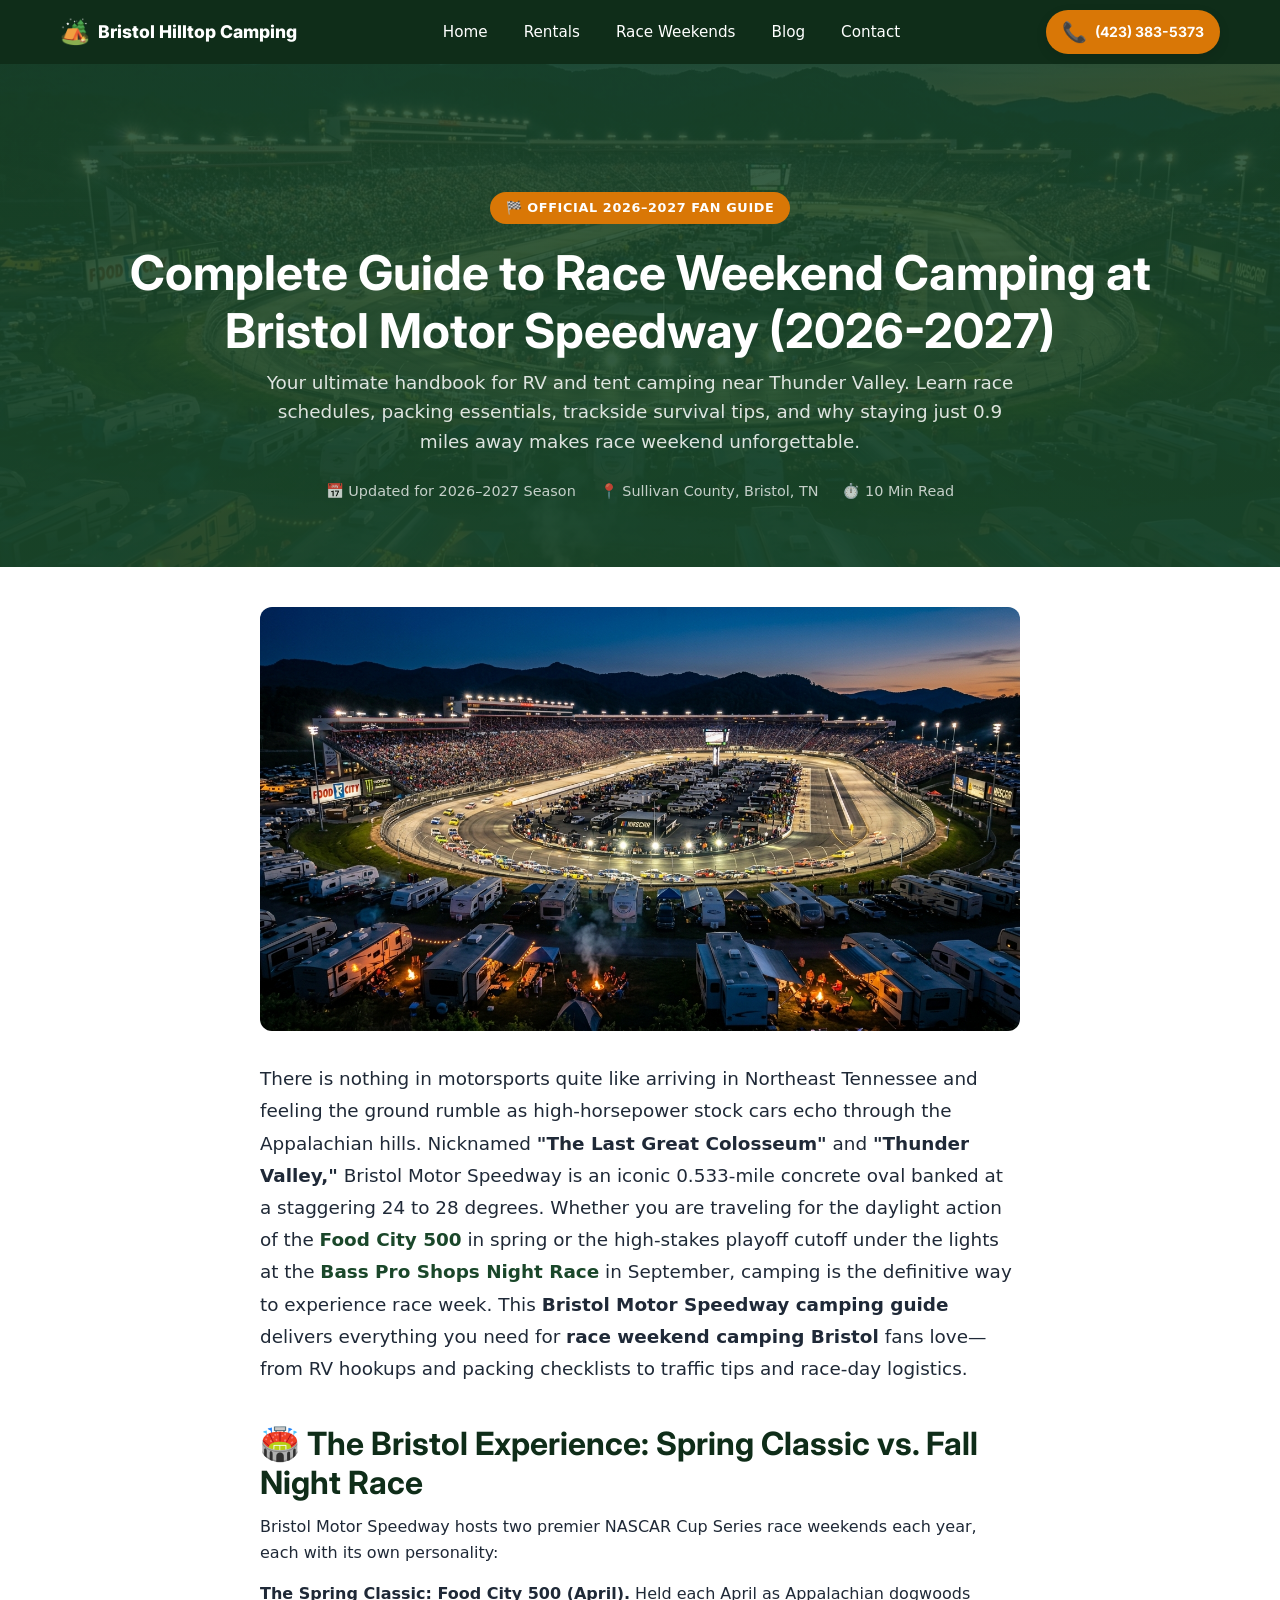
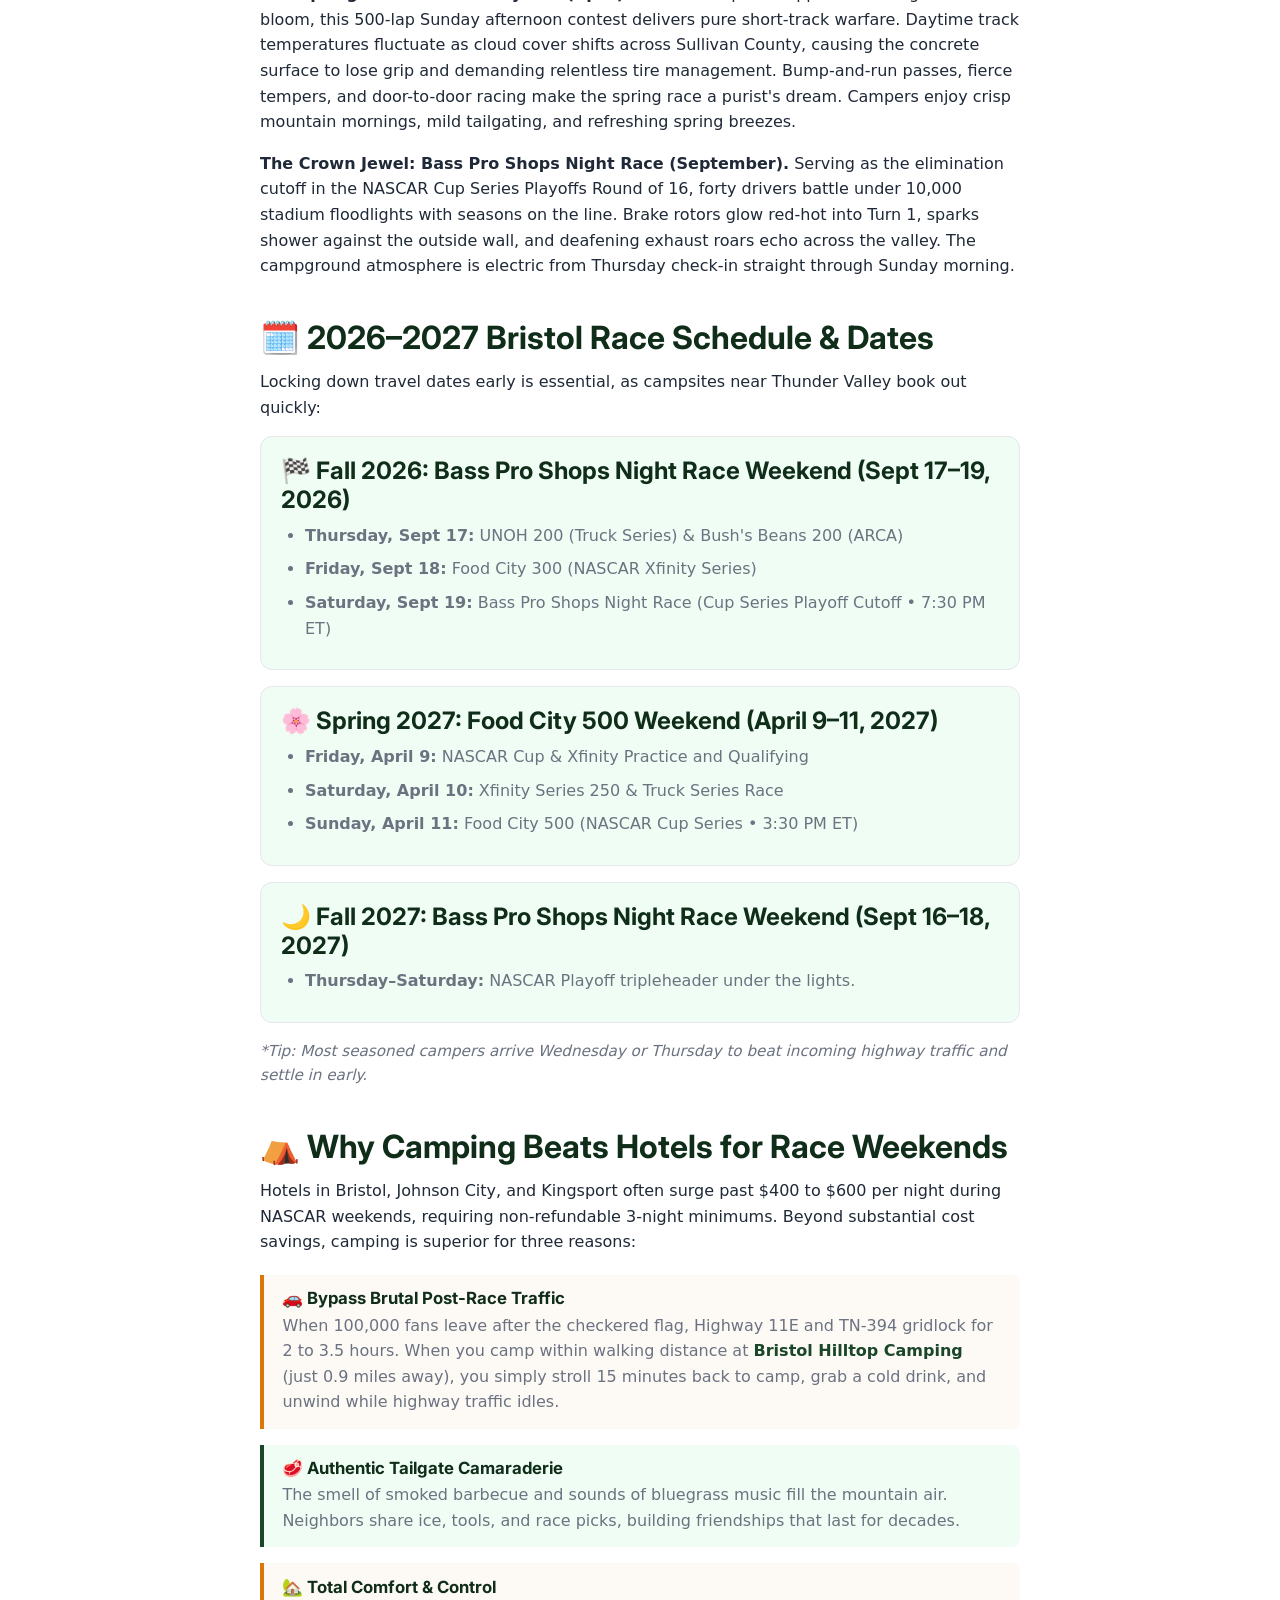
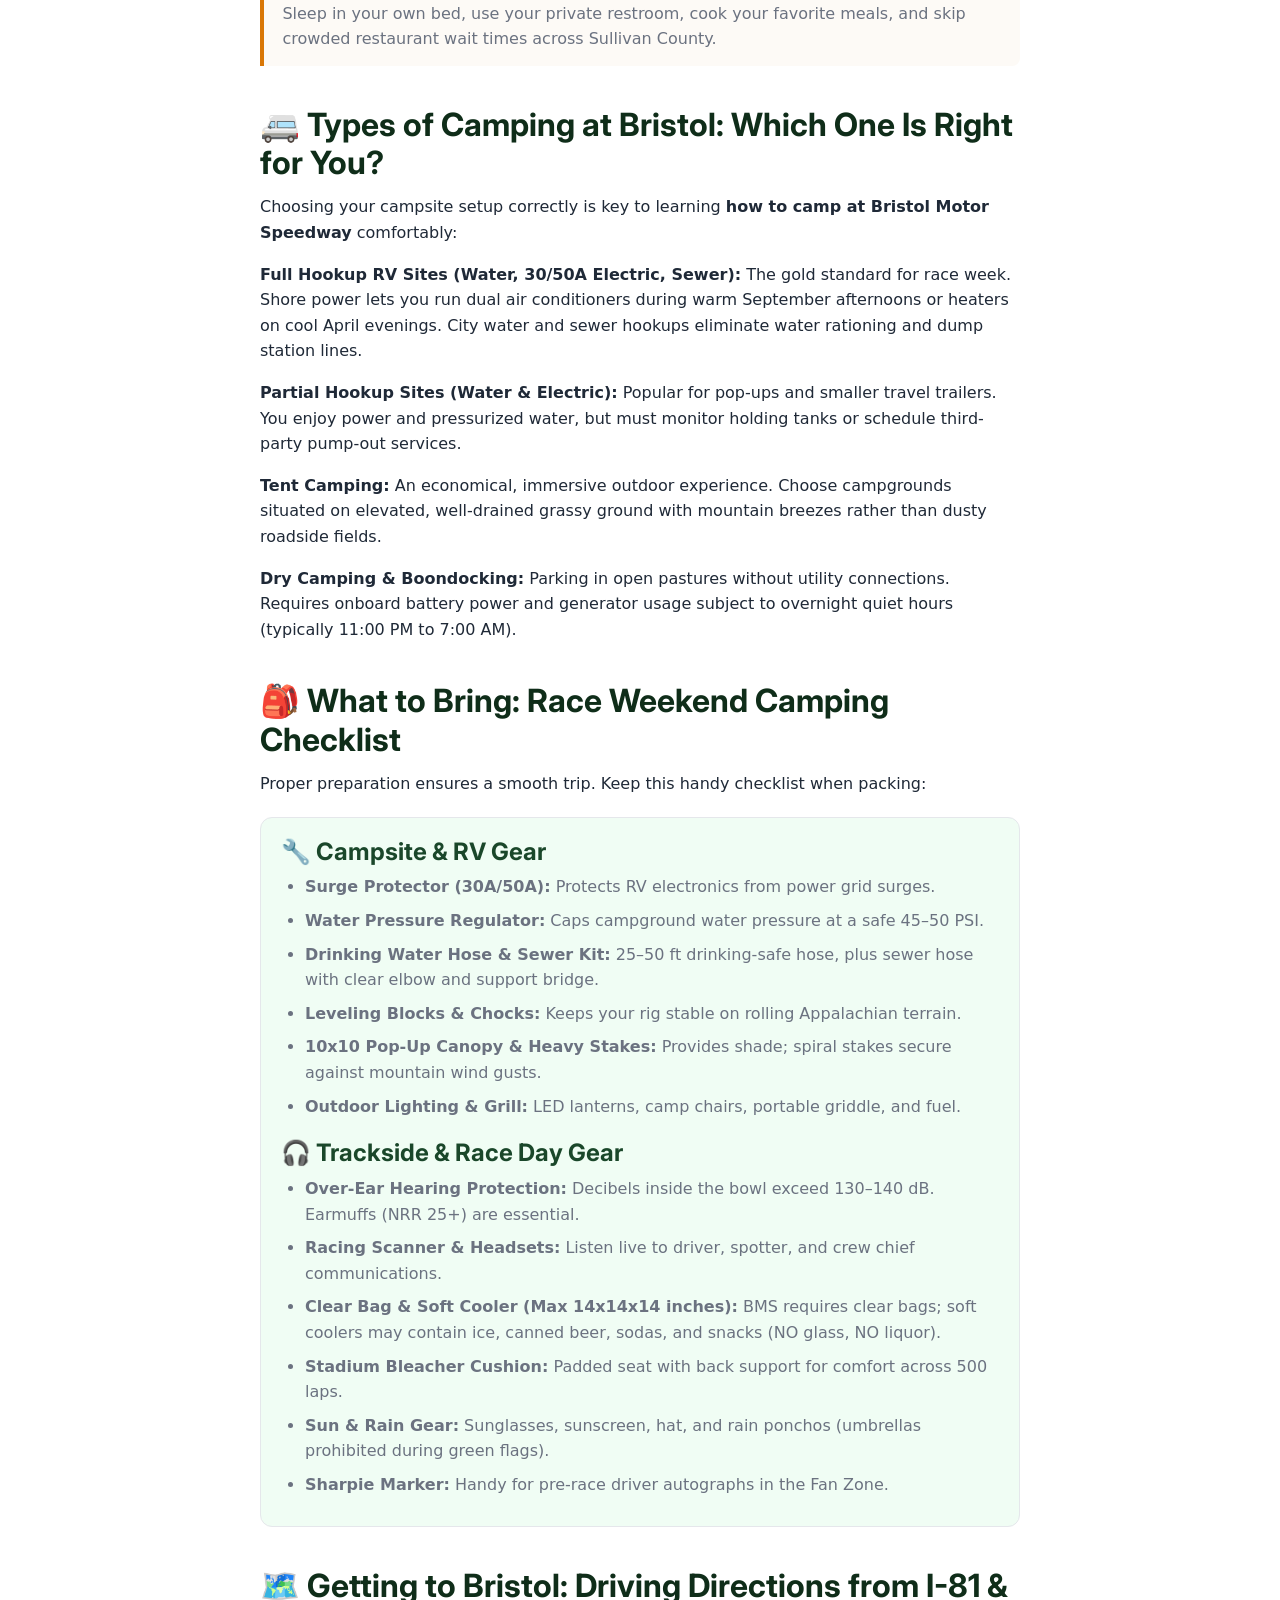
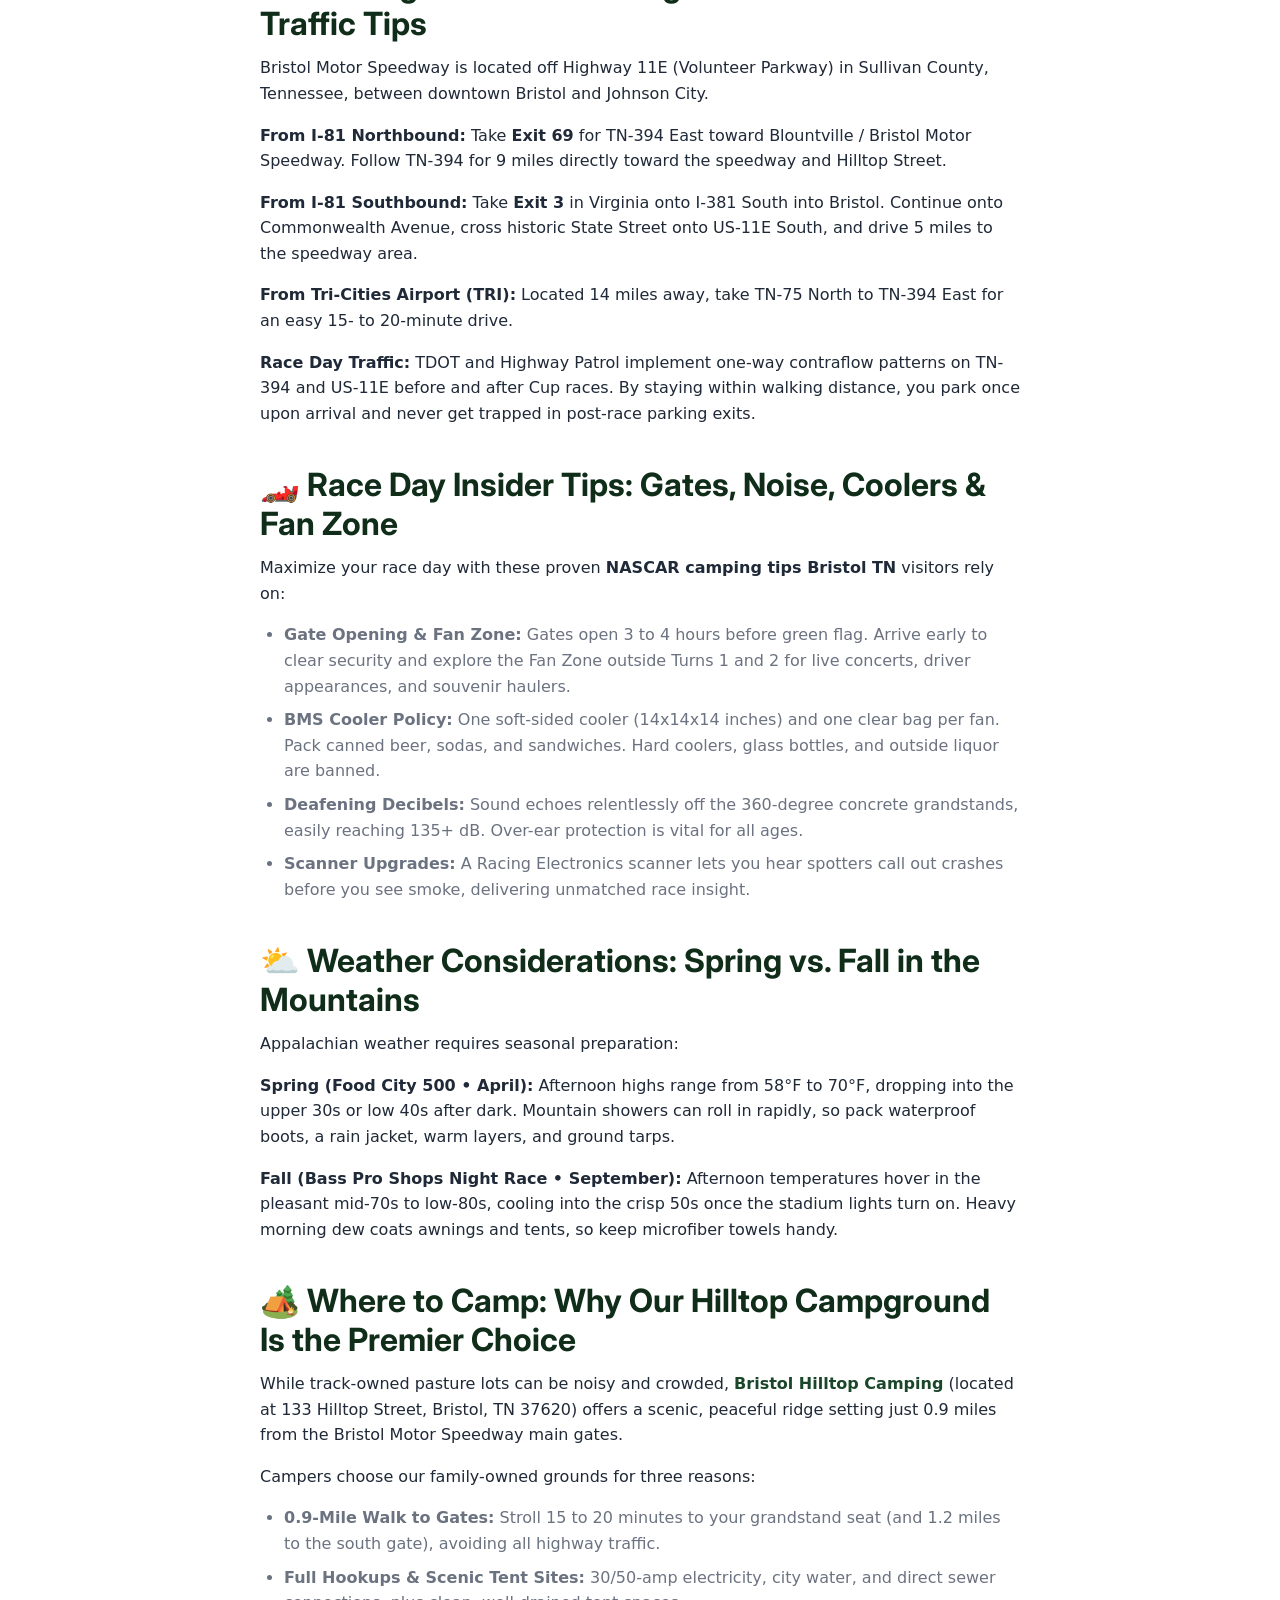
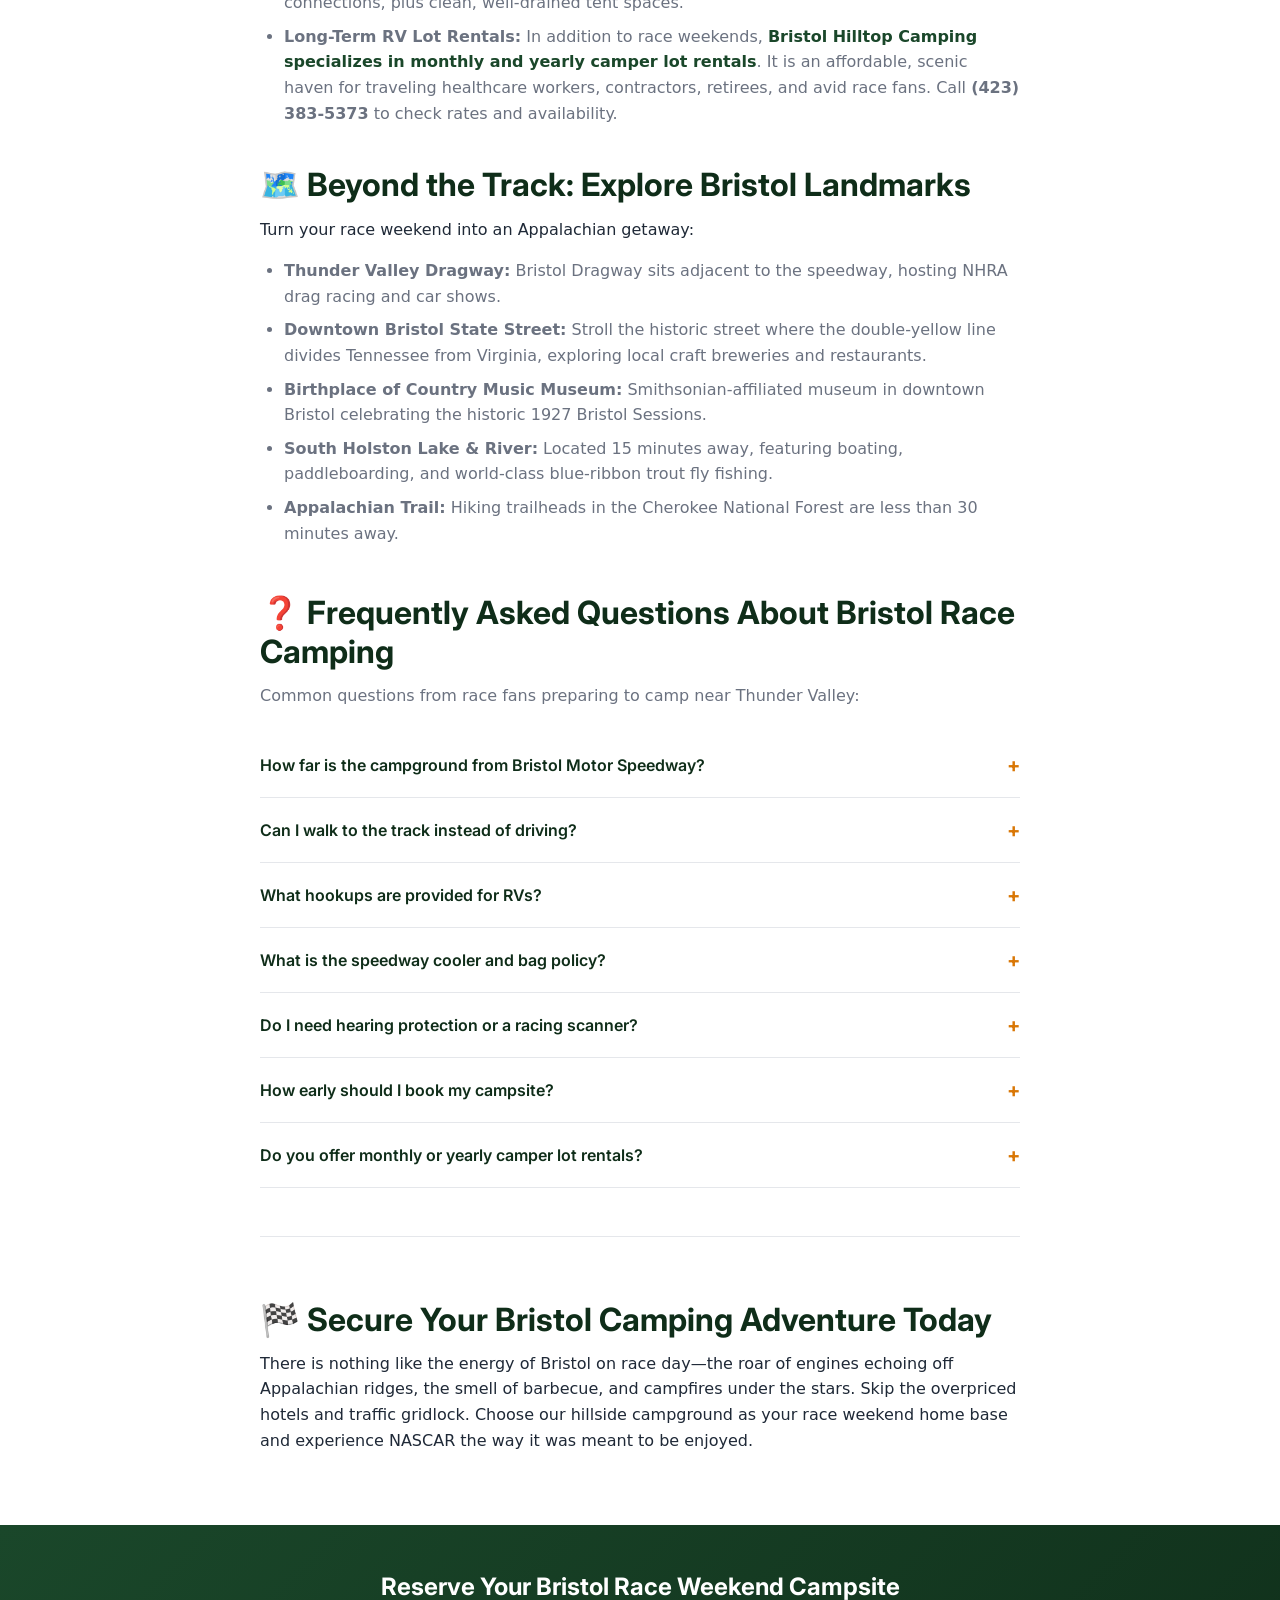
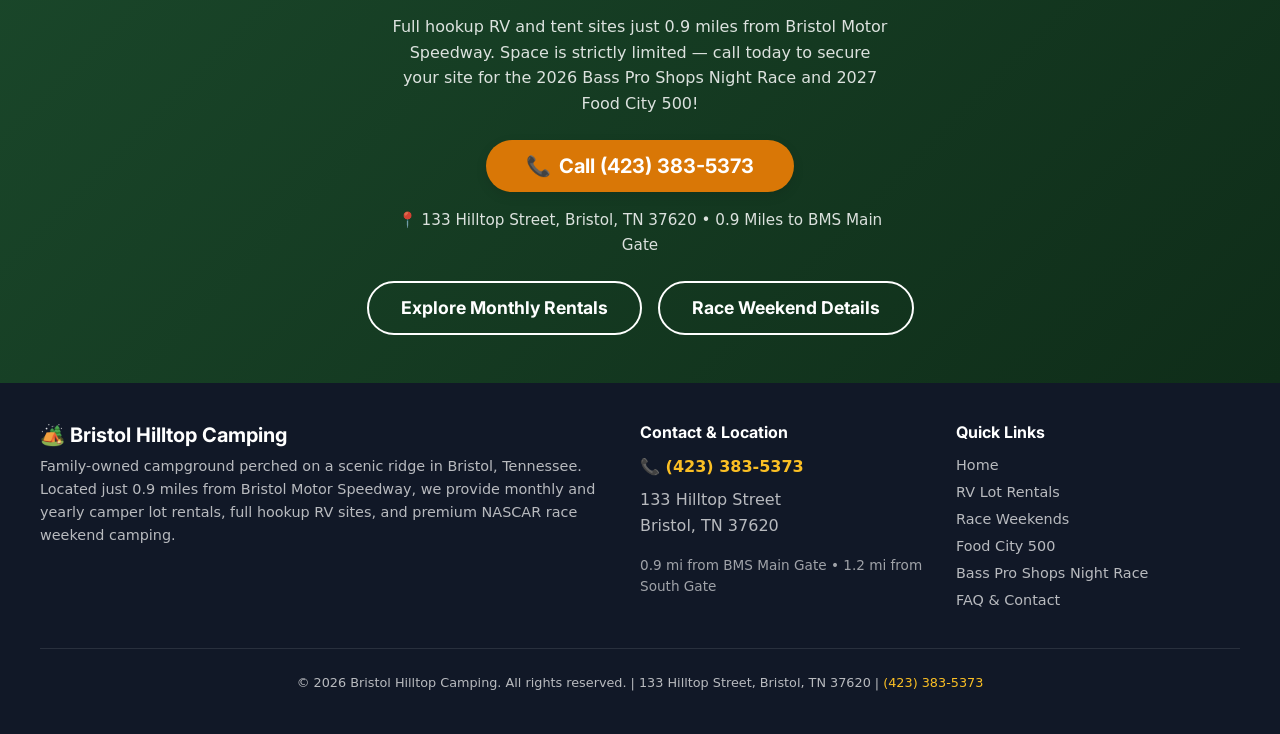
<file: blog/race-weekend-camping-guide.html>
<!DOCTYPE html>
<html lang="en">
<head>
  <meta charset="UTF-8">
  <meta name="viewport" content="width=device-width, initial-scale=1.0">
  <meta http-equiv="X-UA-Compatible" content="IE=edge">

  <!-- Primary SEO Meta Tags -->
  <title>Complete Guide to Race Weekend Camping at Bristol Motor Speedway (2026-2027)</title>
  <meta name="description" content="Your ultimate guide to camping at Bristol Motor Speedway race weekends. Tips for RV &amp; tent camping, what to bring, where to stay, and how to get the best campsite near Thunder Valley.">
  <meta name="keywords" content="Bristol Motor Speedway camping guide, race weekend camping Bristol, how to camp at Bristol Motor Speedway, NASCAR camping tips Bristol TN, Bristol TN RV camping, Thunder Valley camping, Food City 500 camping, Bass Pro Shops Night Race camping, Bristol Hilltop Camping">
  <meta name="robots" content="index, follow">
  <meta name="author" content="Bristol Hilltop Camping">
  <link rel="canonical" href="https://bristolhilltopcamping.com/blog/race-weekend-camping-guide.html">

  <!-- Open Graph / Facebook -->
  <meta property="og:type" content="article">
  <meta property="og:url" content="https://bristolhilltopcamping.com/blog/race-weekend-camping-guide.html">
  <meta property="og:title" content="Complete Guide to Race Weekend Camping at Bristol Motor Speedway (2026-2027)">
  <meta property="og:description" content="Your ultimate guide to camping at Bristol Motor Speedway race weekends. Tips for RV &amp; tent camping, what to bring, where to stay, and how to get the best campsite near Thunder Valley.">
  <meta property="og:image" content="https://bristolhilltopcamping.com/images/hero-bristol.webp">
  <meta property="og:image:width" content="1200">
  <meta property="og:image:height" content="630">
  <meta property="og:locale" content="en_US">
  <meta property="og:site_name" content="Bristol Hilltop Camping">

  <!-- Twitter Card -->
  <meta name="twitter:card" content="summary_large_image">
  <meta name="twitter:title" content="Complete Guide to Race Weekend Camping at Bristol Motor Speedway (2026-2027)">
  <meta name="twitter:description" content="Your ultimate guide to camping at Bristol Motor Speedway race weekends. Tips for RV &amp; tent camping, what to bring, where to stay, and how to get the best campsite near Thunder Valley.">
  <meta name="twitter:image" content="https://bristolhilltopcamping.com/images/hero-bristol.webp">

  <!-- Geo Tags for Local SEO -->
  <meta name="geo.region" content="US-TN">
  <meta name="geo.placename" content="Bristol, Tennessee">
  <meta name="geo.position" content="36.5951;-82.1890">
  <meta name="ICBM" content="36.5951, -82.1890">

  <!-- Fonts -->
  <link rel="preconnect" href="https://fonts.googleapis.com">
  <link rel="preconnect" href="https://fonts.gstatic.com" crossorigin>
  <link href="https://fonts.googleapis.com/css2?family=Inter:wght@400;500;600;700;800;900&display=swap" rel="stylesheet">

  <!-- Stylesheet -->
  <link rel="stylesheet" href="../css/styles.css">

  <!-- JSON-LD Structured Data: BlogPosting & FAQPage -->
  <script type="application/ld+json">
  {
    "@context": "https://schema.org",
    "@graph": [
      {
        "@type": "BlogPosting",
        "@id": "https://bristolhilltopcamping.com/blog/race-weekend-camping-guide.html#article",
        "isPartOf": {
          "@type": "WebSite",
          "@id": "https://bristolhilltopcamping.com/#website",
          "name": "Bristol Hilltop Camping",
          "url": "https://bristolhilltopcamping.com"
        },
        "headline": "Complete Guide to Race Weekend Camping at Bristol Motor Speedway (2026-2027)",
        "description": "Your ultimate guide to camping at Bristol Motor Speedway race weekends. Tips for RV & tent camping, what to bring, where to stay, and how to get the best campsite near Thunder Valley.",
        "image": "https://bristolhilltopcamping.com/images/hero-bristol.webp",
        "datePublished": "2026-09-05T08:00:00-04:00",
        "dateModified": "2026-09-05T08:00:00-04:00",
        "author": {
          "@type": "Organization",
          "name": "Bristol Hilltop Camping",
          "url": "https://bristolhilltopcamping.com"
        },
        "publisher": {
          "@type": "Organization",
          "name": "Bristol Hilltop Camping",
          "url": "https://bristolhilltopcamping.com",
          "logo": {
            "@type": "ImageObject",
            "url": "https://bristolhilltopcamping.com/images/hero-bristol.webp"
          }
        },
        "mainEntityOfPage": {
          "@type": "WebPage",
          "@id": "https://bristolhilltopcamping.com/blog/race-weekend-camping-guide.html"
        },
        "about": [
          { "@type": "Thing", "name": "Bristol Motor Speedway" },
          { "@type": "Thing", "name": "NASCAR Camping" },
          { "@type": "Thing", "name": "RV Camping" }
        ]
      },
      {
        "@type": "Campground",
        "@id": "https://bristolhilltopcamping.com/#campground",
        "name": "Bristol Hilltop Camping",
        "url": "https://bristolhilltopcamping.com",
        "telephone": "+1-423-383-5373",
        "address": {
          "@type": "PostalAddress",
          "streetAddress": "133 Hilltop Street",
          "addressLocality": "Bristol",
          "addressRegion": "TN",
          "postalCode": "37620",
          "addressCountry": "US"
        },
        "geo": {
          "@type": "GeoCoordinates",
          "latitude": 36.5951,
          "longitude": -82.1890
        },
        "description": "Family-owned campground located just 0.9 miles from Bristol Motor Speedway offering full hookup RV sites, tent spaces, race weekend camping, and long-term monthly/yearly camper rentals in Bristol, TN."
      },
      {
        "@type": "FAQPage",
        "@id": "https://bristolhilltopcamping.com/blog/race-weekend-camping-guide.html#faq",
        "mainEntity": [
          {
            "@type": "Question",
            "name": "How far is the campground from Bristol Motor Speedway?",
            "acceptedAnswer": {
              "@type": "Answer",
              "text": "Bristol Hilltop Camping is located at 133 Hilltop Street, just 0.9 miles from the Bristol Motor Speedway main entrance and 1.2 miles from the south entrance—an easy 15- to 20-minute walk."
            }
          },
          {
            "@type": "Question",
            "name": "Can I walk to the track instead of driving?",
            "acceptedAnswer": {
              "@type": "Answer",
              "text": "Yes! Walking to the track allows campers to bypass the notorious 2- to 3-hour post-race traffic gridlock on Highway 11E and Volunteer Parkway."
            }
          },
          {
            "@type": "Question",
            "name": "What hookups are provided for RVs?",
            "acceptedAnswer": {
              "@type": "Answer",
              "text": "Sites feature full hookups with municipal fresh water, 30-amp and 50-amp electrical service, and direct in-ground sewer connections, plus scenic tent spaces."
            }
          },
          {
            "@type": "Question",
            "name": "What is the speedway cooler and bag policy?",
            "acceptedAnswer": {
              "@type": "Answer",
              "text": "Fans may bring one soft-sided cooler (up to 14x14x14 inches) and one clear tote bag (up to 14x14x14 inches). Canned beer and snacks are permitted; glass bottles and liquor are prohibited."
            }
          },
          {
            "@type": "Question",
            "name": "Do I need hearing protection or a racing scanner?",
            "acceptedAnswer": {
              "@type": "Answer",
              "text": "Yes. Bristol reaches 130 to 140 decibels, making ear protection mandatory. A racing scanner lets you listen live to driver, spotter, and crew communication."
            }
          },
          {
            "@type": "Question",
            "name": "How early should I book my campsite?",
            "acceptedAnswer": {
              "@type": "Answer",
              "text": "Full hookup RV sites within walking distance sell out months in advance. Call (423) 383-5373 as soon as you have your race tickets."
            }
          },
          {
            "@type": "Question",
            "name": "Do you offer monthly or yearly camper lot rentals?",
            "acceptedAnswer": {
              "@type": "Answer",
              "text": "Yes! Monthly and yearly camper lot rentals are our primary year-round service, offering full hookup long-term lots for traveling workers, retirees, and avid race fans."
            }
          }
        ]
      }
    ]
  }
  </script>
</head>
<body>

  <!-- Skip to Content (Accessibility) -->
  <a href="#main" class="skip-link">Skip to main content</a>

  <!-- ============================================
       HEADER / NAVIGATION
       ============================================ -->
  <header class="header" role="banner">
    <div class="header__inner">
      <a href="../index.html" class="header__logo" aria-label="Bristol Hilltop Camping — Home">
        <span class="header__logo-icon">🏕️</span>
        <span>Bristol Hilltop Camping</span>
      </a>

      <nav class="nav" role="navigation" aria-label="Main navigation">
        <ul class="nav__list">
          <li><a href="../index.html" class="nav__link">Home</a></li>
          <li><a href="../index.html#rentals" class="nav__link">Rentals</a></li>
          <li><a href="../index.html#race-weekends" class="nav__link">Race Weekends</a></li>
          <li><a href="index.html" class="nav__link">Blog</a></li>
          <li><a href="../index.html#faq" class="nav__link">Contact</a></li>
        </ul>
      </nav>

      <a href="tel:+14233835373" class="btn btn--call btn--sm header__cta">
        <span class="btn__icon">📞</span> (423) 383-5373
      </a>

      <button class="header__toggle" aria-label="Toggle navigation menu" aria-expanded="false">
        &#9776;
      </button>
    </div>
  </header>

  <main id="main">

    <!-- ============================================
         BLOG HERO SECTION
         ============================================ -->
    <section class="event-hero" aria-label="Race Weekend Camping Guide" style="background: linear-gradient(rgba(26,71,42,0.85), rgba(26,71,42,0.92)), url('../images/blog-race-weekend.jpg') center/cover no-repeat;">
      <div class="container">
        <div class="hero__badge" style="margin: 0 auto 1.25rem; display: inline-block; background: var(--color-accent); color: #fff; font-weight: 800; letter-spacing: 0.05em; text-transform: uppercase;">
          🏁 Official 2026–2027 Fan Guide
        </div>
        <h1>Complete Guide to Race Weekend Camping at Bristol Motor Speedway (2026-2027)</h1>
        <p style="font-size: 1.15rem; max-width: 760px; margin: 0 auto 1.5rem; line-height: 1.6;">
          Your ultimate handbook for RV and tent camping near Thunder Valley. Learn race schedules, packing essentials, trackside survival tips, and why staying just 0.9 miles away makes race weekend unforgettable.
        </p>
        <div style="font-size: 0.9rem; color: rgba(255,255,255,0.75); display: flex; justify-content: center; gap: 1.5rem; flex-wrap: wrap;">
          <span>📅 Updated for 2026–2027 Season</span>
          <span>📍 Sullivan County, Bristol, TN</span>
          <span>⏱️ 10 Min Read</span>
        </div>
      </div>
    </section>

    <!-- ============================================
         BLOG POST BODY CONTENT
         ============================================ -->
    <article class="event-content" style="padding-top: 2.5rem; padding-bottom: 3.5rem;">

      <img src="../images/blog-race-weekend.jpg" alt="RVs and campers parked on a hilltop near Bristol Motor Speedway during a NASCAR race weekend at night" loading="lazy" style="width: 100%; border-radius: 12px; margin-bottom: 2rem;">

      <!-- Intro Section -->
      <section>
        <p style="font-size: 1.15rem; line-height: 1.75; color: var(--color-text);">
          There is nothing in motorsports quite like arriving in Northeast Tennessee and feeling the ground rumble as high-horsepower stock cars echo through the Appalachian hills. Nicknamed <strong>"The Last Great Colosseum"</strong> and <strong>"Thunder Valley,"</strong> Bristol Motor Speedway is an iconic 0.533-mile concrete oval banked at a staggering 24 to 28 degrees. Whether you are traveling for the daylight action of the <a href="../food-city-500.html"><strong>Food City 500</strong></a> in spring or the high-stakes playoff cutoff under the lights at the <a href="../bass-pro-night-race.html"><strong>Bass Pro Shops Night Race</strong></a> in September, camping is the definitive way to experience race week. This <strong>Bristol Motor Speedway camping guide</strong> delivers everything you need for <strong>race weekend camping Bristol</strong> fans love—from RV hookups and packing checklists to traffic tips and race-day logistics.
        </p>
      </section>

      <!-- Section 1: Overview of Bristol Race Weekends -->
      <section style="margin-top: 2.5rem;">
        <h2>🏟️ The Bristol Experience: Spring Classic vs. Fall Night Race</h2>
        <p>
          Bristol Motor Speedway hosts two premier NASCAR Cup Series race weekends each year, each with its own personality:
        </p>
        <p>
          <strong>The Spring Classic: Food City 500 (April).</strong> Held each April as Appalachian dogwoods bloom, this 500-lap Sunday afternoon contest delivers pure short-track warfare. Daytime track temperatures fluctuate as cloud cover shifts across Sullivan County, causing the concrete surface to lose grip and demanding relentless tire management. Bump-and-run passes, fierce tempers, and door-to-door racing make the spring race a purist's dream. Campers enjoy crisp mountain mornings, mild tailgating, and refreshing spring breezes.
        </p>
        <p>
          <strong>The Crown Jewel: Bass Pro Shops Night Race (September).</strong> Serving as the elimination cutoff in the NASCAR Cup Series Playoffs Round of 16, forty drivers battle under 10,000 stadium floodlights with seasons on the line. Brake rotors glow red-hot into Turn 1, sparks shower against the outside wall, and deafening exhaust roars echo across the valley. The campground atmosphere is electric from Thursday check-in straight through Sunday morning.
        </p>
      </section>

      <!-- Section 2: 2026-2027 Race Schedule -->
      <section style="margin-top: 2.5rem;">
        <h2>🗓️ 2026–2027 Bristol Race Schedule &amp; Dates</h2>
        <p>
          Locking down travel dates early is essential, as campsites near Thunder Valley book out quickly:
        </p>
        <div style="background: var(--color-bg-alt); border-radius: var(--border-radius); padding: 1.25rem; border: 1px solid var(--color-border); margin: 1rem 0;">
          <h3 style="color: var(--color-primary-dark); margin-top: 0;">🏁 Fall 2026: Bass Pro Shops Night Race Weekend (Sept 17–19, 2026)</h3>
          <ul style="margin-bottom: 0;">
            <li><strong>Thursday, Sept 17:</strong> UNOH 200 (Truck Series) &amp; Bush's Beans 200 (ARCA)</li>
            <li><strong>Friday, Sept 18:</strong> Food City 300 (NASCAR Xfinity Series)</li>
            <li><strong>Saturday, Sept 19:</strong> Bass Pro Shops Night Race (Cup Series Playoff Cutoff &bull; 7:30 PM ET)</li>
          </ul>
        </div>
        <div style="background: var(--color-bg-alt); border-radius: var(--border-radius); padding: 1.25rem; border: 1px solid var(--color-border); margin: 1rem 0;">
          <h3 style="color: var(--color-primary-dark); margin-top: 0;">🌸 Spring 2027: Food City 500 Weekend (April 9–11, 2027)</h3>
          <ul style="margin-bottom: 0;">
            <li><strong>Friday, April 9:</strong> NASCAR Cup &amp; Xfinity Practice and Qualifying</li>
            <li><strong>Saturday, April 10:</strong> Xfinity Series 250 &amp; Truck Series Race</li>
            <li><strong>Sunday, April 11:</strong> Food City 500 (NASCAR Cup Series &bull; 3:30 PM ET)</li>
          </ul>
        </div>
        <div style="background: var(--color-bg-alt); border-radius: var(--border-radius); padding: 1.25rem; border: 1px solid var(--color-border); margin: 1rem 0;">
          <h3 style="color: var(--color-primary-dark); margin-top: 0;">🌙 Fall 2027: Bass Pro Shops Night Race Weekend (Sept 16–18, 2027)</h3>
          <ul style="margin-bottom: 0;">
            <li><strong>Thursday–Saturday:</strong> NASCAR Playoff tripleheader under the lights.</li>
          </ul>
        </div>
        <p style="font-size: 0.95rem; color: var(--color-text-light); font-style: italic;">
          *Tip: Most seasoned campers arrive Wednesday or Thursday to beat incoming highway traffic and settle in early.
        </p>
      </section>

      <!-- Section 3: Why Camping Beats Hotels -->
      <section style="margin-top: 2.5rem;">
        <h2>⛺ Why Camping Beats Hotels for Race Weekends</h2>
        <p>
          Hotels in Bristol, Johnson City, and Kingsport often surge past $400 to $600 per night during NASCAR weekends, requiring non-refundable 3-night minimums. Beyond substantial cost savings, camping is superior for three reasons:
        </p>
        <div style="display: grid; gap: 1rem; margin: 1.25rem 0;">
          <div style="border-left: 4px solid var(--color-accent); background: #fdfaf6; padding: 0.85rem 1.15rem; border-radius: 0 8px 8px 0;">
            <h3 style="margin-bottom: 0.25rem; font-size: 1.05rem;">🚗 Bypass Brutal Post-Race Traffic</h3>
            <p style="margin-bottom: 0; color: var(--color-text-light);">
              When 100,000 fans leave after the checkered flag, Highway 11E and TN-394 gridlock for 2 to 3.5 hours. When you camp within walking distance at <a href="../index.html"><strong>Bristol Hilltop Camping</strong></a> (just 0.9 miles away), you simply stroll 15 minutes back to camp, grab a cold drink, and unwind while highway traffic idles.
            </p>
          </div>
          <div style="border-left: 4px solid var(--color-primary); background: #f0fdf4; padding: 0.85rem 1.15rem; border-radius: 0 8px 8px 0;">
            <h3 style="margin-bottom: 0.25rem; font-size: 1.05rem;">🥩 Authentic Tailgate Camaraderie</h3>
            <p style="margin-bottom: 0; color: var(--color-text-light);">
              The smell of smoked barbecue and sounds of bluegrass music fill the mountain air. Neighbors share ice, tools, and race picks, building friendships that last for decades.
            </p>
          </div>
          <div style="border-left: 4px solid var(--color-accent); background: #fdfaf6; padding: 0.85rem 1.15rem; border-radius: 0 8px 8px 0;">
            <h3 style="margin-bottom: 0.25rem; font-size: 1.05rem;">🏡 Total Comfort &amp; Control</h3>
            <p style="margin-bottom: 0; color: var(--color-text-light);">
              Sleep in your own bed, use your private restroom, cook your favorite meals, and skip crowded restaurant wait times across Sullivan County.
            </p>
          </div>
        </div>
      </section>

      <!-- Section 4: Types of Camping -->
      <section style="margin-top: 2.5rem;">
        <h2>🚐 Types of Camping at Bristol: Which One Is Right for You?</h2>
        <p>
          Choosing your campsite setup correctly is key to learning <strong>how to camp at Bristol Motor Speedway</strong> comfortably:
        </p>
        <p>
          <strong>Full Hookup RV Sites (Water, 30/50A Electric, Sewer):</strong> The gold standard for race week. Shore power lets you run dual air conditioners during warm September afternoons or heaters on cool April evenings. City water and sewer hookups eliminate water rationing and dump station lines.
        </p>
        <p>
          <strong>Partial Hookup Sites (Water &amp; Electric):</strong> Popular for pop-ups and smaller travel trailers. You enjoy power and pressurized water, but must monitor holding tanks or schedule third-party pump-out services.
        </p>
        <p>
          <strong>Tent Camping:</strong> An economical, immersive outdoor experience. Choose campgrounds situated on elevated, well-drained grassy ground with mountain breezes rather than dusty roadside fields.
        </p>
        <p>
          <strong>Dry Camping &amp; Boondocking:</strong> Parking in open pastures without utility connections. Requires onboard battery power and generator usage subject to overnight quiet hours (typically 11:00 PM to 7:00 AM).
        </p>
      </section>

      <!-- Section 5: What to Bring Checklist -->
      <section style="margin-top: 2.5rem;">
        <h2>🎒 What to Bring: Race Weekend Camping Checklist</h2>
        <p>
          Proper preparation ensures a smooth trip. Keep this handy checklist when packing:
        </p>
        <div style="background: var(--color-bg-alt); padding: 1.25rem; border-radius: var(--border-radius); border: 1px solid var(--color-border); margin: 1.25rem 0;">
          <h3 style="color: var(--color-primary); margin-top: 0;">🔧 Campsite &amp; RV Gear</h3>
          <ul style="margin-bottom: 1.25rem;">
            <li><strong>Surge Protector (30A/50A):</strong> Protects RV electronics from power grid surges.</li>
            <li><strong>Water Pressure Regulator:</strong> Caps campground water pressure at a safe 45–50 PSI.</li>
            <li><strong>Drinking Water Hose &amp; Sewer Kit:</strong> 25–50 ft drinking-safe hose, plus sewer hose with clear elbow and support bridge.</li>
            <li><strong>Leveling Blocks &amp; Chocks:</strong> Keeps your rig stable on rolling Appalachian terrain.</li>
            <li><strong>10x10 Pop-Up Canopy &amp; Heavy Stakes:</strong> Provides shade; spiral stakes secure against mountain wind gusts.</li>
            <li><strong>Outdoor Lighting &amp; Grill:</strong> LED lanterns, camp chairs, portable griddle, and fuel.</li>
          </ul>
          <h3 style="color: var(--color-primary); margin-top: 0;">🎧 Trackside &amp; Race Day Gear</h3>
          <ul style="margin-bottom: 0;">
            <li><strong>Over-Ear Hearing Protection:</strong> Decibels inside the bowl exceed 130–140 dB. Earmuffs (NRR 25+) are essential.</li>
            <li><strong>Racing Scanner &amp; Headsets:</strong> Listen live to driver, spotter, and crew chief communications.</li>
            <li><strong>Clear Bag &amp; Soft Cooler (Max 14x14x14 inches):</strong> BMS requires clear bags; soft coolers may contain ice, canned beer, sodas, and snacks (NO glass, NO liquor).</li>
            <li><strong>Stadium Bleacher Cushion:</strong> Padded seat with back support for comfort across 500 laps.</li>
            <li><strong>Sun &amp; Rain Gear:</strong> Sunglasses, sunscreen, hat, and rain ponchos (umbrellas prohibited during green flags).</li>
            <li><strong>Sharpie Marker:</strong> Handy for pre-race driver autographs in the Fan Zone.</li>
          </ul>
        </div>
      </section>

      <!-- Section 6: Driving Directions & Traffic Logistics -->
      <section style="margin-top: 2.5rem;">
        <h2>🗺️ Getting to Bristol: Driving Directions from I-81 &amp; Traffic Tips</h2>
        <p>
          Bristol Motor Speedway is located off Highway 11E (Volunteer Parkway) in Sullivan County, Tennessee, between downtown Bristol and Johnson City.
        </p>
        <p>
          <strong>From I-81 Northbound:</strong> Take <strong>Exit 69</strong> for TN-394 East toward Blountville / Bristol Motor Speedway. Follow TN-394 for 9 miles directly toward the speedway and Hilltop Street.
        </p>
        <p>
          <strong>From I-81 Southbound:</strong> Take <strong>Exit 3</strong> in Virginia onto I-381 South into Bristol. Continue onto Commonwealth Avenue, cross historic State Street onto US-11E South, and drive 5 miles to the speedway area.
        </p>
        <p>
          <strong>From Tri-Cities Airport (TRI):</strong> Located 14 miles away, take TN-75 North to TN-394 East for an easy 15- to 20-minute drive.
        </p>
        <p>
          <strong>Race Day Traffic:</strong> TDOT and Highway Patrol implement one-way contraflow patterns on TN-394 and US-11E before and after Cup races. By staying within walking distance, you park once upon arrival and never get trapped in post-race parking exits.
        </p>
      </section>

      <!-- Section 7: Race Day Insider Tips -->
      <section style="margin-top: 2.5rem;">
        <h2>🏎️ Race Day Insider Tips: Gates, Noise, Coolers &amp; Fan Zone</h2>
        <p>
          Maximize your race day with these proven <strong>NASCAR camping tips Bristol TN</strong> visitors rely on:
        </p>
        <ul>
          <li><strong>Gate Opening &amp; Fan Zone:</strong> Gates open 3 to 4 hours before green flag. Arrive early to clear security and explore the Fan Zone outside Turns 1 and 2 for live concerts, driver appearances, and souvenir haulers.</li>
          <li><strong>BMS Cooler Policy:</strong> One soft-sided cooler (14x14x14 inches) and one clear bag per fan. Pack canned beer, sodas, and sandwiches. Hard coolers, glass bottles, and outside liquor are banned.</li>
          <li><strong>Deafening Decibels:</strong> Sound echoes relentlessly off the 360-degree concrete grandstands, easily reaching 135+ dB. Over-ear protection is vital for all ages.</li>
          <li><strong>Scanner Upgrades:</strong> A Racing Electronics scanner lets you hear spotters call out crashes before you see smoke, delivering unmatched race insight.</li>
        </ul>
      </section>

      <!-- Section 8: Weather Considerations -->
      <section style="margin-top: 2.5rem;">
        <h2>⛅ Weather Considerations: Spring vs. Fall in the Mountains</h2>
        <p>
          Appalachian weather requires seasonal preparation:
        </p>
        <p>
          <strong>Spring (Food City 500 &bull; April):</strong> Afternoon highs range from 58°F to 70°F, dropping into the upper 30s or low 40s after dark. Mountain showers can roll in rapidly, so pack waterproof boots, a rain jacket, warm layers, and ground tarps.
        </p>
        <p>
          <strong>Fall (Bass Pro Shops Night Race &bull; September):</strong> Afternoon temperatures hover in the pleasant mid-70s to low-80s, cooling into the crisp 50s once the stadium lights turn on. Heavy morning dew coats awnings and tents, so keep microfiber towels handy.
        </p>
      </section>

      <!-- Section 9: Where to Camp -->
      <section style="margin-top: 2.5rem;">
        <h2>🏕️ Where to Camp: Why Our Hilltop Campground Is the Premier Choice</h2>
        <p>
          While track-owned pasture lots can be noisy and crowded, <a href="../index.html"><strong>Bristol Hilltop Camping</strong></a> (located at 133 Hilltop Street, Bristol, TN 37620) offers a scenic, peaceful ridge setting just 0.9 miles from the Bristol Motor Speedway main gates.
        </p>
        <p>
          Campers choose our family-owned grounds for three reasons:
        </p>
        <ul>
          <li><strong>0.9-Mile Walk to Gates:</strong> Stroll 15 to 20 minutes to your grandstand seat (and 1.2 miles to the south gate), avoiding all highway traffic.</li>
          <li><strong>Full Hookups &amp; Scenic Tent Sites:</strong> 30/50-amp electricity, city water, and direct sewer connections, plus clean, well-drained tent spaces.</li>
          <li><strong>Long-Term RV Lot Rentals:</strong> In addition to race weekends, <a href="../index.html#rentals"><strong>Bristol Hilltop Camping specializes in monthly and yearly camper lot rentals</strong></a>. It is an affordable, scenic haven for traveling healthcare workers, contractors, retirees, and avid race fans. Call <strong>(423) 383-5373</strong> to check rates and availability.</li>
        </ul>
      </section>

      <!-- Section 10: Explore Bristol Landmarks -->
      <section style="margin-top: 2.5rem;">
        <h2>🗺️ Beyond the Track: Explore Bristol Landmarks</h2>
        <p>
          Turn your race weekend into an Appalachian getaway:
        </p>
        <ul>
          <li><strong>Thunder Valley Dragway:</strong> Bristol Dragway sits adjacent to the speedway, hosting NHRA drag racing and car shows.</li>
          <li><strong>Downtown Bristol State Street:</strong> Stroll the historic street where the double-yellow line divides Tennessee from Virginia, exploring local craft breweries and restaurants.</li>
          <li><strong>Birthplace of Country Music Museum:</strong> Smithsonian-affiliated museum in downtown Bristol celebrating the historic 1927 Bristol Sessions.</li>
          <li><strong>South Holston Lake &amp; River:</strong> Located 15 minutes away, featuring boating, paddleboarding, and world-class blue-ribbon trout fly fishing.</li>
          <li><strong>Appalachian Trail:</strong> Hiking trailheads in the Cherokee National Forest are less than 30 minutes away.</li>
        </ul>
      </section>

      <!-- Section 11: FAQ Accordion -->
      <section id="faq" style="margin-top: 3rem;">
        <div class="section__header" style="text-align: left; margin-bottom: 1.5rem;">
          <h2>❓ Frequently Asked Questions About Bristol Race Camping</h2>
          <p style="margin: 0; color: var(--color-text-light);">Common questions from race fans preparing to camp near Thunder Valley:</p>
        </div>

        <div class="faq__list">
          <div class="faq__item">
            <button class="faq__question" aria-expanded="false">
              <span>How far is the campground from Bristol Motor Speedway?</span>
              <span class="faq__icon">+</span>
            </button>
            <div class="faq__answer">
              <p>Bristol Hilltop Camping is located at 133 Hilltop Street, just 0.9 miles from the Bristol Motor Speedway main entrance and 1.2 miles from the south entrance—an easy 15- to 20-minute walk.</p>
            </div>
          </div>

          <div class="faq__item">
            <button class="faq__question" aria-expanded="false">
              <span>Can I walk to the track instead of driving?</span>
              <span class="faq__icon">+</span>
            </button>
            <div class="faq__answer">
              <p>Yes! Walking to the track allows campers to bypass the notorious 2- to 3-hour post-race traffic gridlock on Highway 11E and Volunteer Parkway.</p>
            </div>
          </div>

          <div class="faq__item">
            <button class="faq__question" aria-expanded="false">
              <span>What hookups are provided for RVs?</span>
              <span class="faq__icon">+</span>
            </button>
            <div class="faq__answer">
              <p>Sites feature full hookups with municipal fresh water, 30-amp and 50-amp electrical service, and direct in-ground sewer connections, plus scenic tent spaces.</p>
            </div>
          </div>

          <div class="faq__item">
            <button class="faq__question" aria-expanded="false">
              <span>What is the speedway cooler and bag policy?</span>
              <span class="faq__icon">+</span>
            </button>
            <div class="faq__answer">
              <p>Fans may bring one soft-sided cooler (up to 14x14x14 inches) and one clear tote bag (up to 14x14x14 inches). Canned beer and snacks are permitted; glass bottles and liquor are prohibited.</p>
            </div>
          </div>

          <div class="faq__item">
            <button class="faq__question" aria-expanded="false">
              <span>Do I need hearing protection or a racing scanner?</span>
              <span class="faq__icon">+</span>
            </button>
            <div class="faq__answer">
              <p>Yes. Bristol reaches 130 to 140 decibels, making ear protection mandatory. A racing scanner lets you listen live to driver, spotter, and crew communication.</p>
            </div>
          </div>

          <div class="faq__item">
            <button class="faq__question" aria-expanded="false">
              <span>How early should I book my campsite?</span>
              <span class="faq__icon">+</span>
            </button>
            <div class="faq__answer">
              <p>Full hookup RV sites within walking distance sell out months in advance. Call (423) 383-5373 as soon as you have your race tickets.</p>
            </div>
          </div>

          <div class="faq__item">
            <button class="faq__question" aria-expanded="false">
              <span>Do you offer monthly or yearly camper lot rentals?</span>
              <span class="faq__icon">+</span>
            </button>
            <div class="faq__answer">
              <p>Yes! Monthly and yearly camper lot rentals are our primary year-round service, offering full hookup long-term lots for traveling workers, retirees, and avid race fans.</p>
            </div>
          </div>
        </div>
      </section>

      <!-- Section 12: Conclusion -->
      <section style="margin-top: 3rem; border-top: 1px solid var(--color-border); padding-top: 2rem;">
        <h2>🏁 Secure Your Bristol Camping Adventure Today</h2>
        <p>
          There is nothing like the energy of Bristol on race day—the roar of engines echoing off Appalachian ridges, the smell of barbecue, and campfires under the stars. Skip the overpriced hotels and traffic gridlock. Choose our hillside campground as your race weekend home base and experience NASCAR the way it was meant to be enjoyed.
        </p>
      </section>

    </article>

    <!-- ============================================
         CALL-TO-ACTION BANNER
         ============================================ -->
    <section class="cta-banner" aria-label="Book your campsite">
      <div class="container">
        <h2>Reserve Your Bristol Race Weekend Campsite</h2>
        <p>
          Full hookup RV and tent sites just 0.9 miles from Bristol Motor Speedway. Space is strictly limited — call today to secure your site for the 2026 Bass Pro Shops Night Race and 2027 Food City 500!
        </p>
        <div style="display: flex; flex-direction: column; align-items: center; gap: 1rem; margin-top: 1.5rem;">
          <a href="tel:+14233835373" class="btn btn--call" style="font-size: 1.25rem; padding: 1rem 2.5rem;">
            <span class="btn__icon">📞</span> Call (423) 383-5373
          </a>
          <p style="margin: 0; font-size: 0.95rem; color: rgba(255,255,255,0.85);">
            📍 133 Hilltop Street, Bristol, TN 37620 &bull; 0.9 Miles to BMS Main Gate
          </p>
          <div style="display: flex; gap: 1rem; flex-wrap: wrap; justify-content: center; margin-top: 0.5rem;">
            <a href="../index.html#rentals" class="btn btn--outline btn--sm">Explore Monthly Rentals</a>
            <a href="../index.html#race-weekends" class="btn btn--outline btn--sm">Race Weekend Details</a>
          </div>
        </div>
      </div>
    </section>

  </main>

  <!-- ============================================
       FOOTER
       ============================================ -->
  <footer class="footer" role="contentinfo">
    <div class="footer__grid">
      <div class="footer__brand">
        <h3>🏕️ Bristol Hilltop Camping</h3>
        <p>
          Family-owned campground perched on a scenic ridge in Bristol, Tennessee. Located just 0.9 miles from Bristol Motor Speedway, we provide monthly and yearly camper lot rentals, full hookup RV sites, and premium NASCAR race weekend camping.
        </p>
      </div>
      <div class="footer__contact">
        <h4>Contact &amp; Location</h4>
        <a href="tel:+14233835373">📞 (423) 383-5373</a>
        <p>
          133 Hilltop Street<br>
          Bristol, TN 37620
        </p>
        <p style="font-size: 0.85rem; color: rgba(255,255,255,0.6); margin-top: 0.5rem;">
          0.9 mi from BMS Main Gate &bull; 1.2 mi from South Gate
        </p>
      </div>
      <div class="footer__hours">
        <h4>Quick Links</h4>
        <ul>
          <li><a href="../index.html" style="color: rgba(255,255,255,0.7);">Home</a></li>
          <li><a href="../index.html#rentals" style="color: rgba(255,255,255,0.7);">RV Lot Rentals</a></li>
          <li><a href="../index.html#race-weekends" style="color: rgba(255,255,255,0.7);">Race Weekends</a></li>
          <li><a href="../food-city-500.html" style="color: rgba(255,255,255,0.7);">Food City 500</a></li>
          <li><a href="../bass-pro-night-race.html" style="color: rgba(255,255,255,0.7);">Bass Pro Shops Night Race</a></li>
          <li><a href="../index.html#faq" style="color: rgba(255,255,255,0.7);">FAQ &amp; Contact</a></li>
        </ul>
      </div>
    </div>
    <div class="footer__bottom">
      <p>
        &copy; 2026 Bristol Hilltop Camping. All rights reserved. | 133 Hilltop Street, Bristol, TN 37620 | <a href="tel:+14233835373" style="color: var(--color-accent-light);">(423) 383-5373</a>
      </p>
    </div>
  </footer>

  <!-- ============================================
       STICKY MOBILE CTA BAR
       ============================================ -->
  <div class="mobile-cta" role="complementary" aria-label="Call to action">
    <a href="tel:+14233835373" class="mobile-cta__link">
      <span class="mobile-cta__icon">📞</span>
      CALL NOW — (423) 383-5373
    </a>
  </div>

  <!-- Scripts -->
  <script src="../js/main.js" defer></script>
  <script src="../js/analytics.js" defer></script>

</body>
</html>
</file>
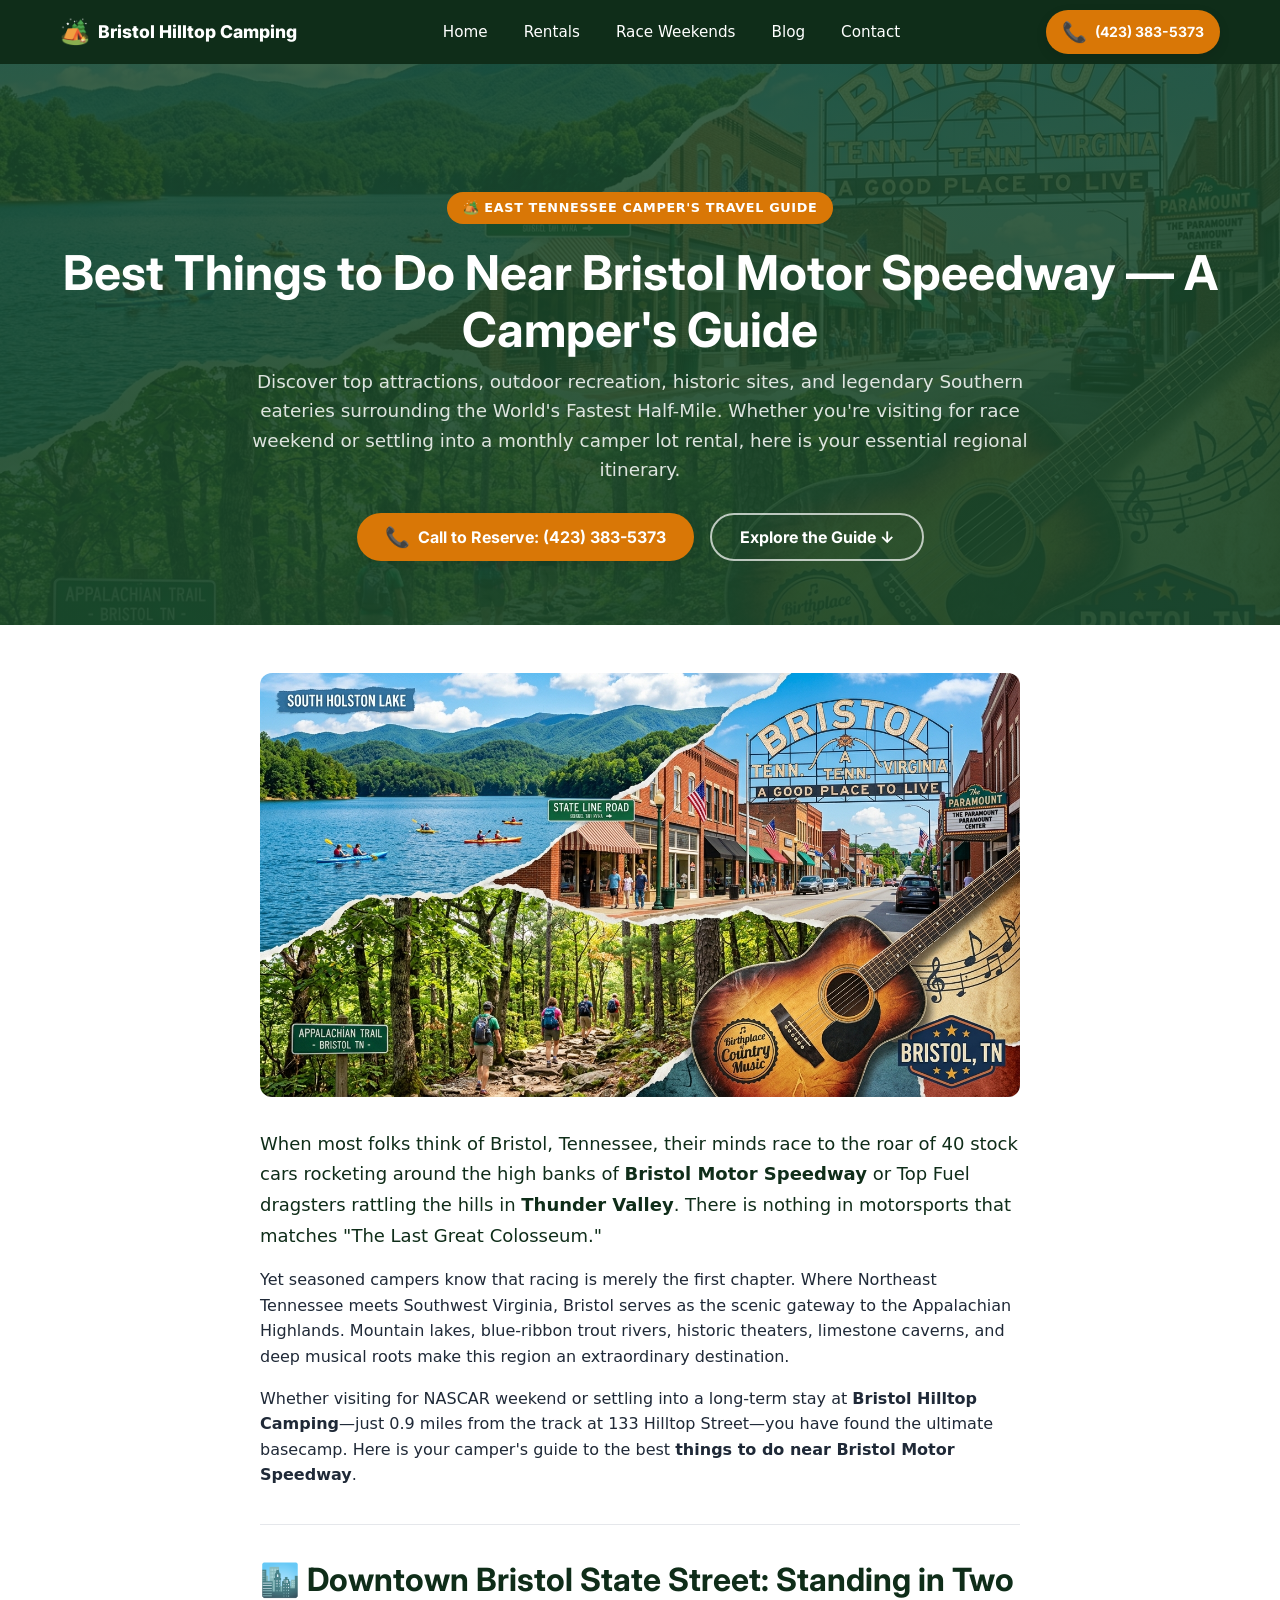
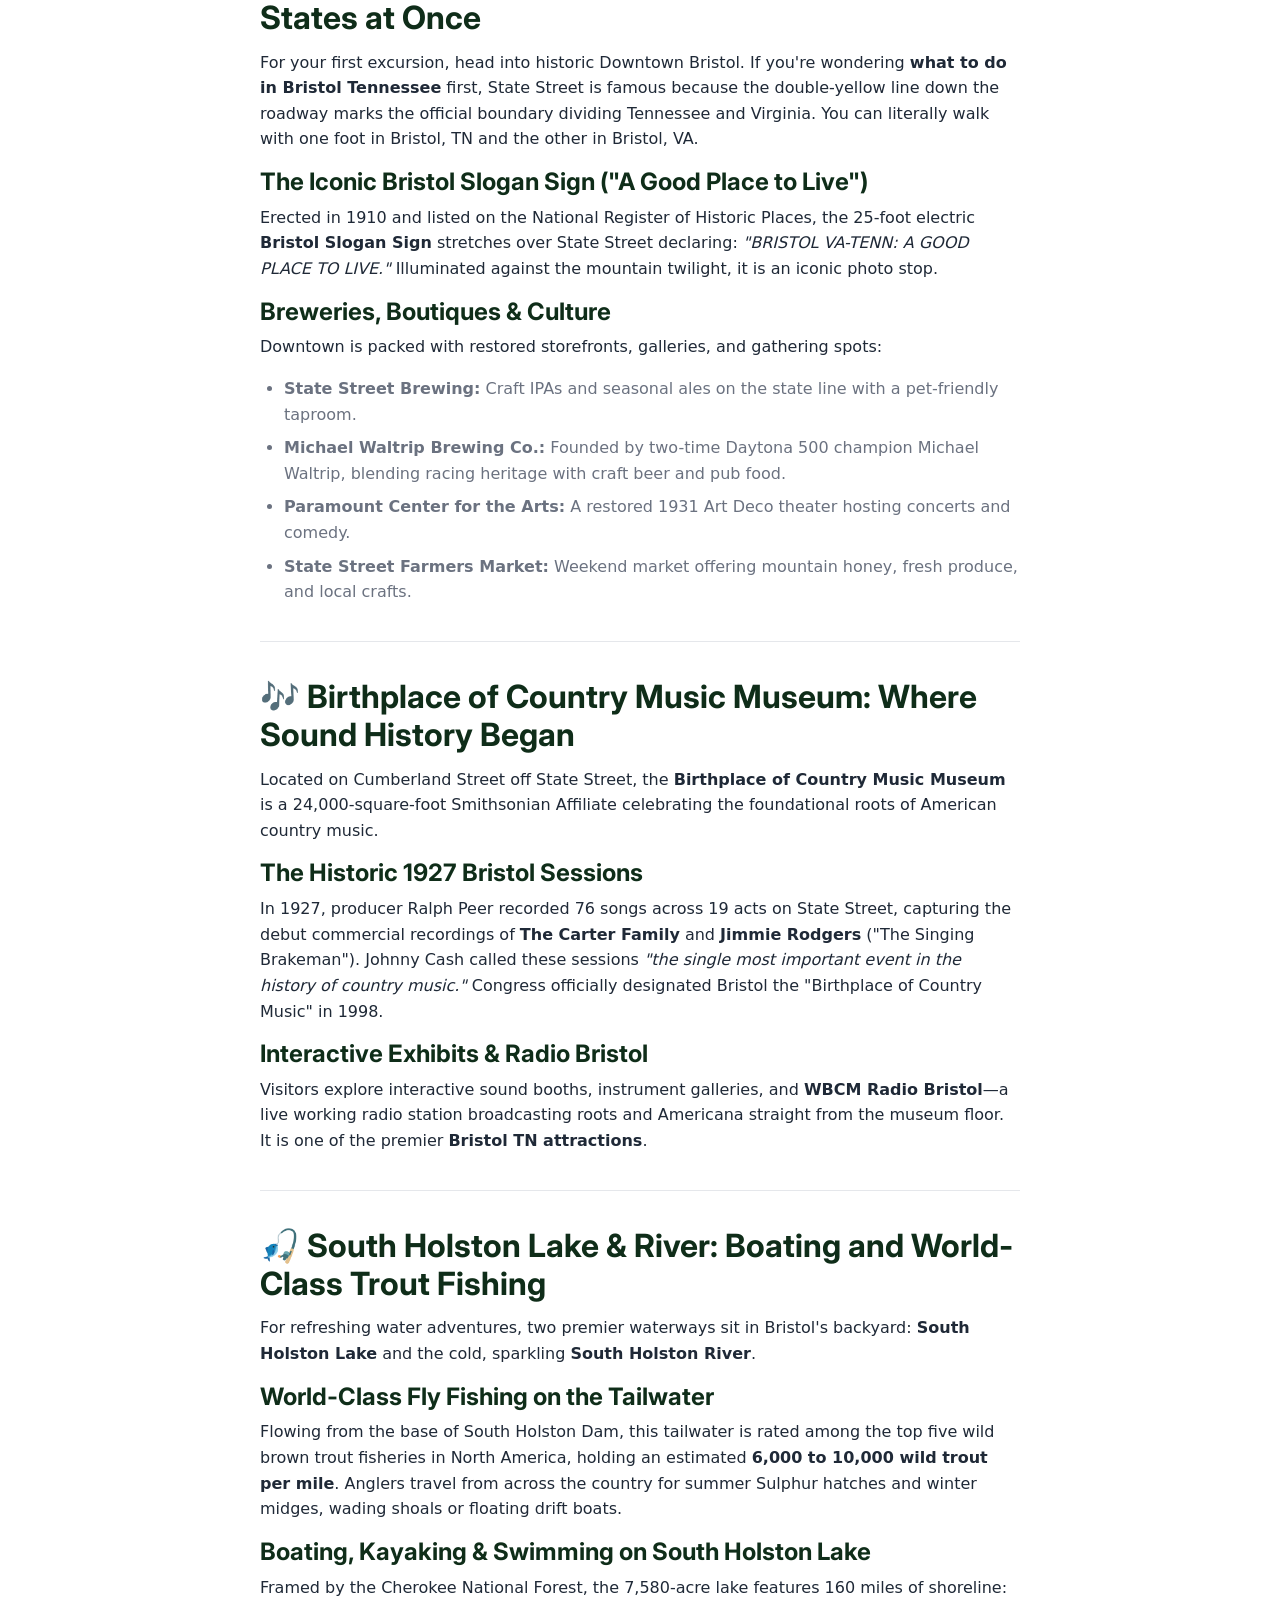
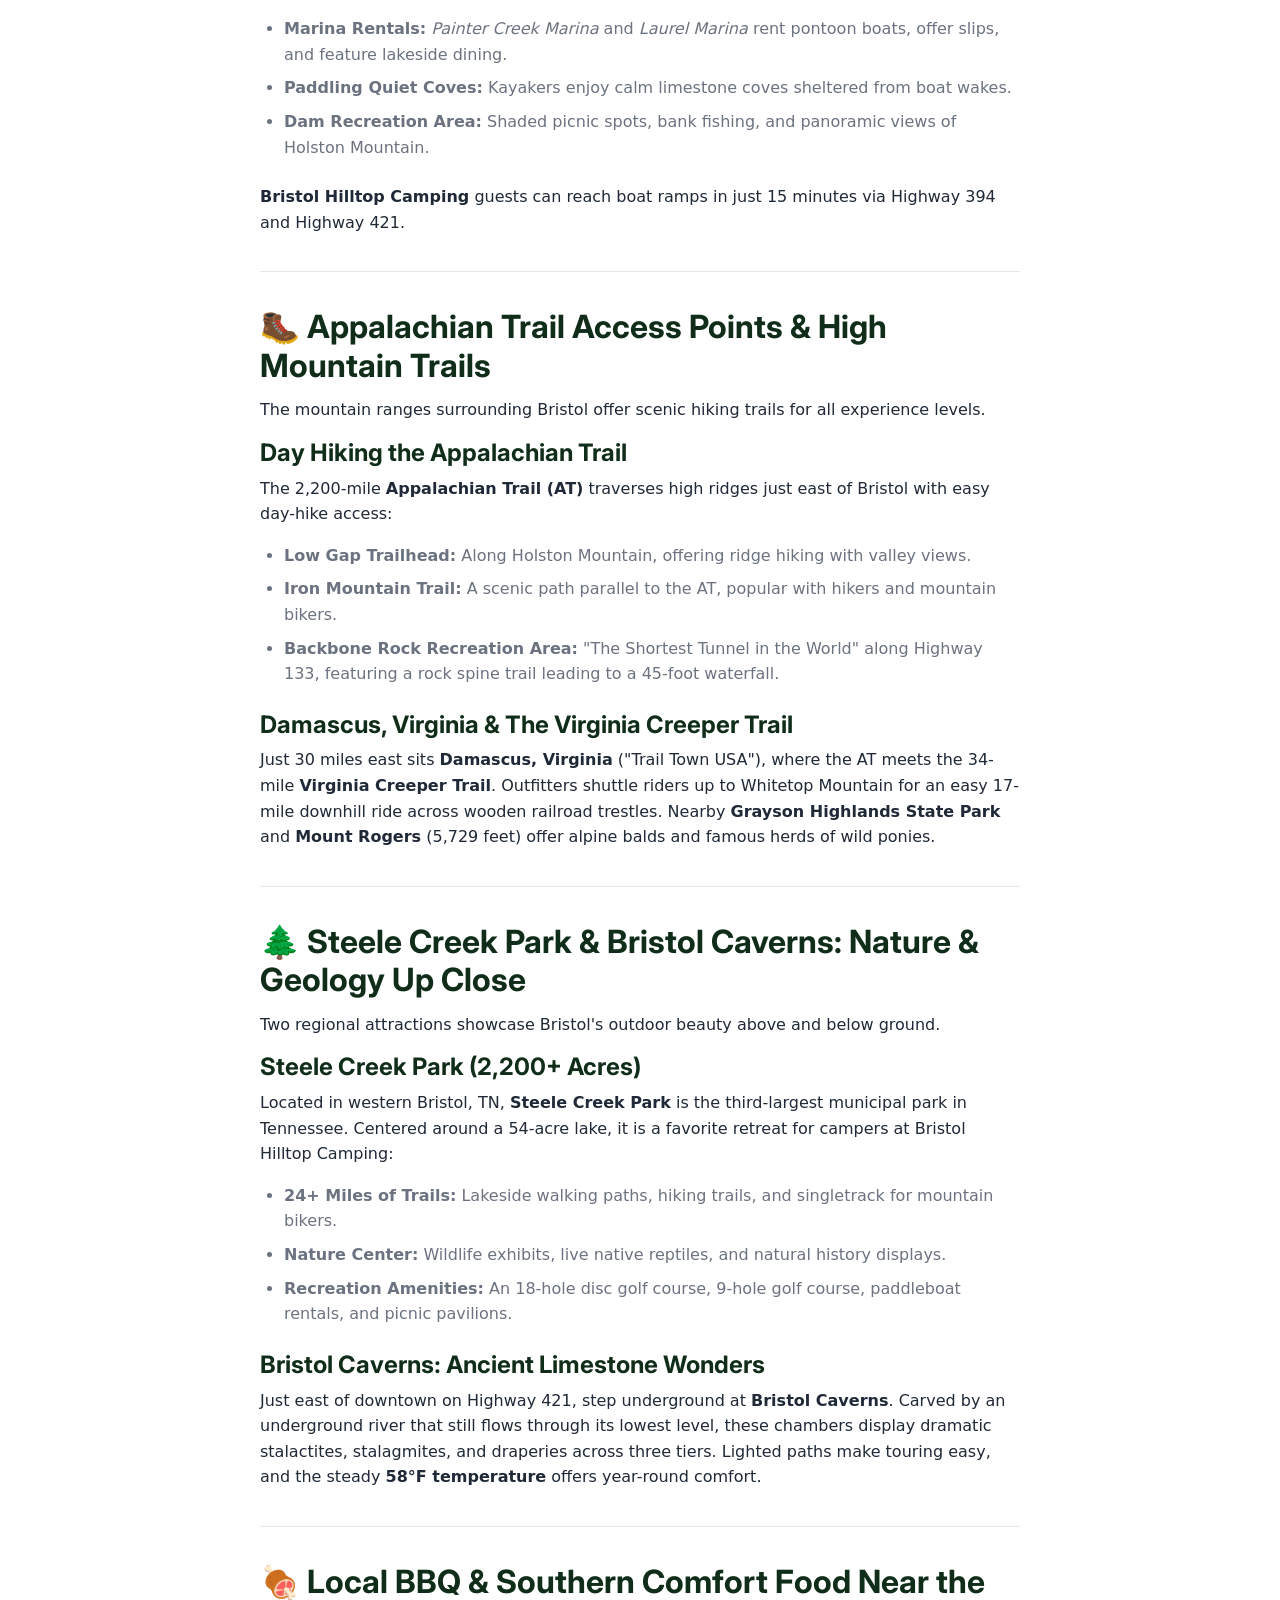
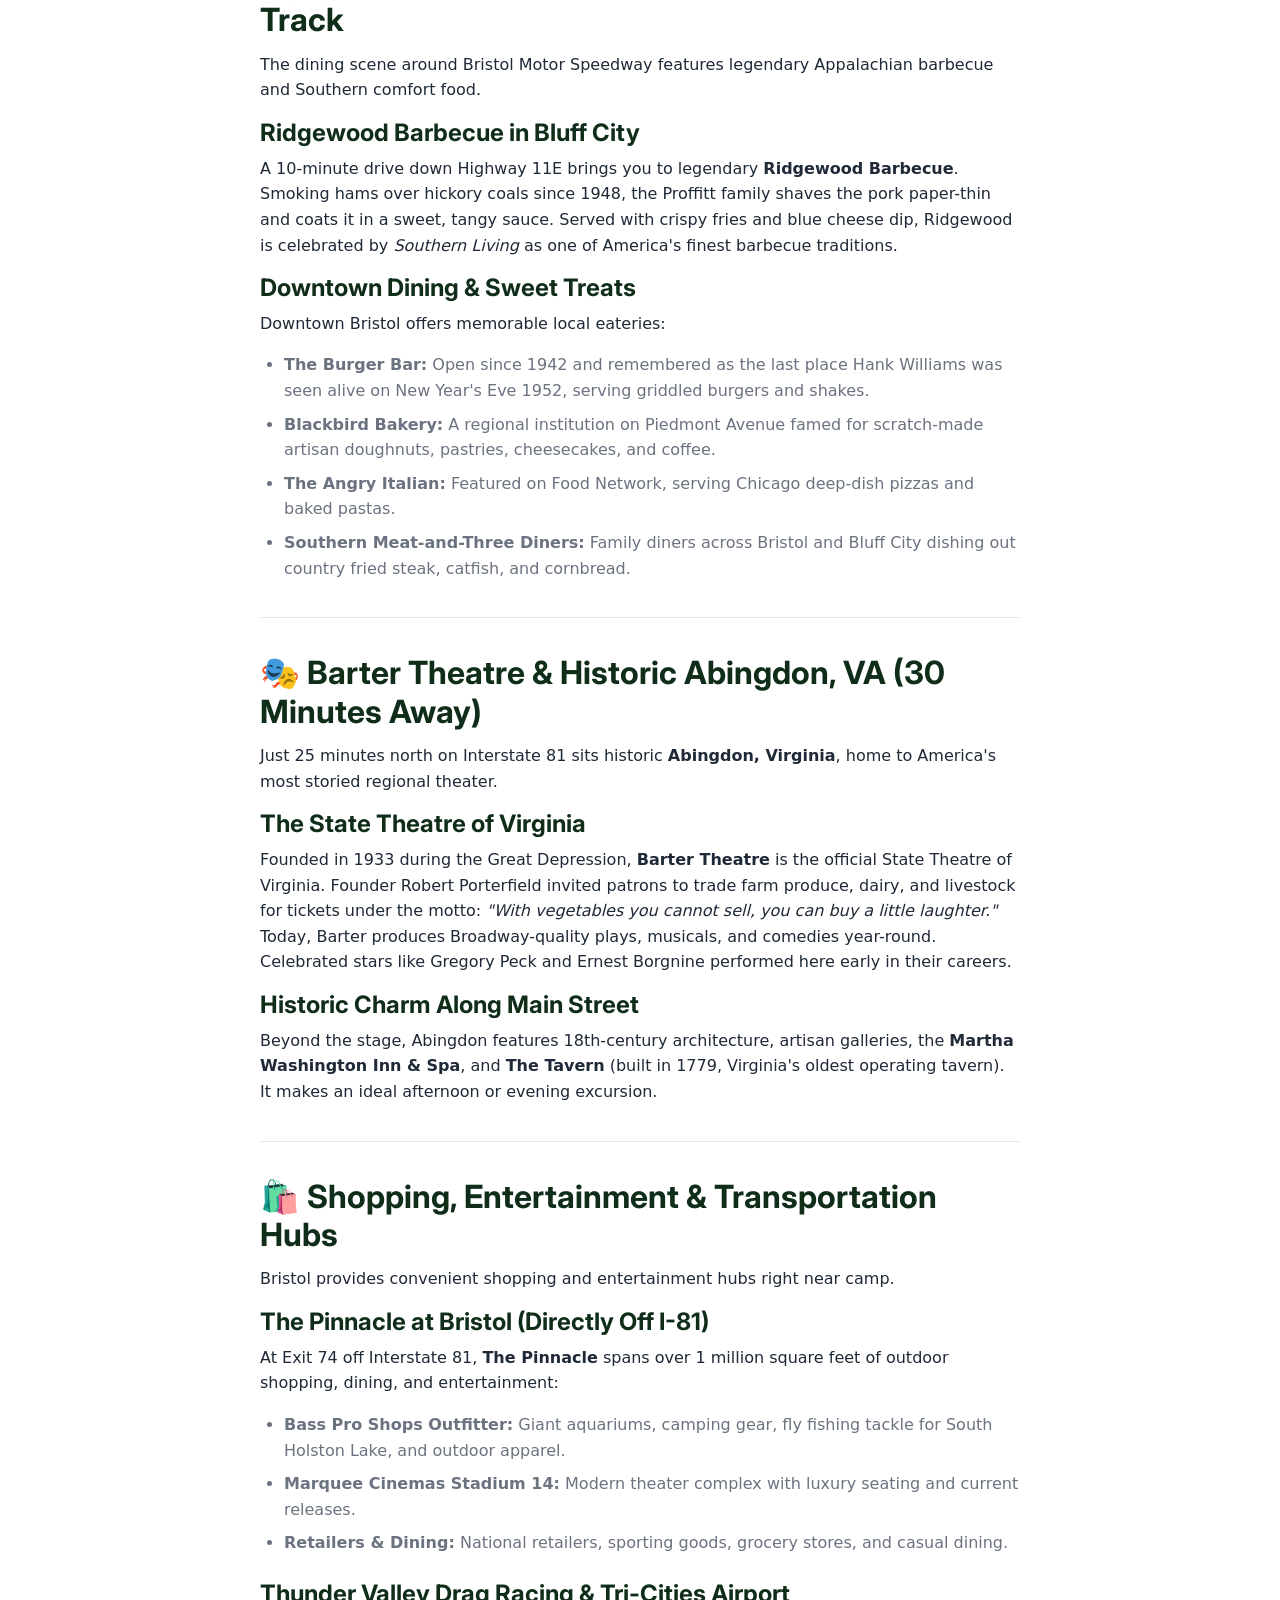
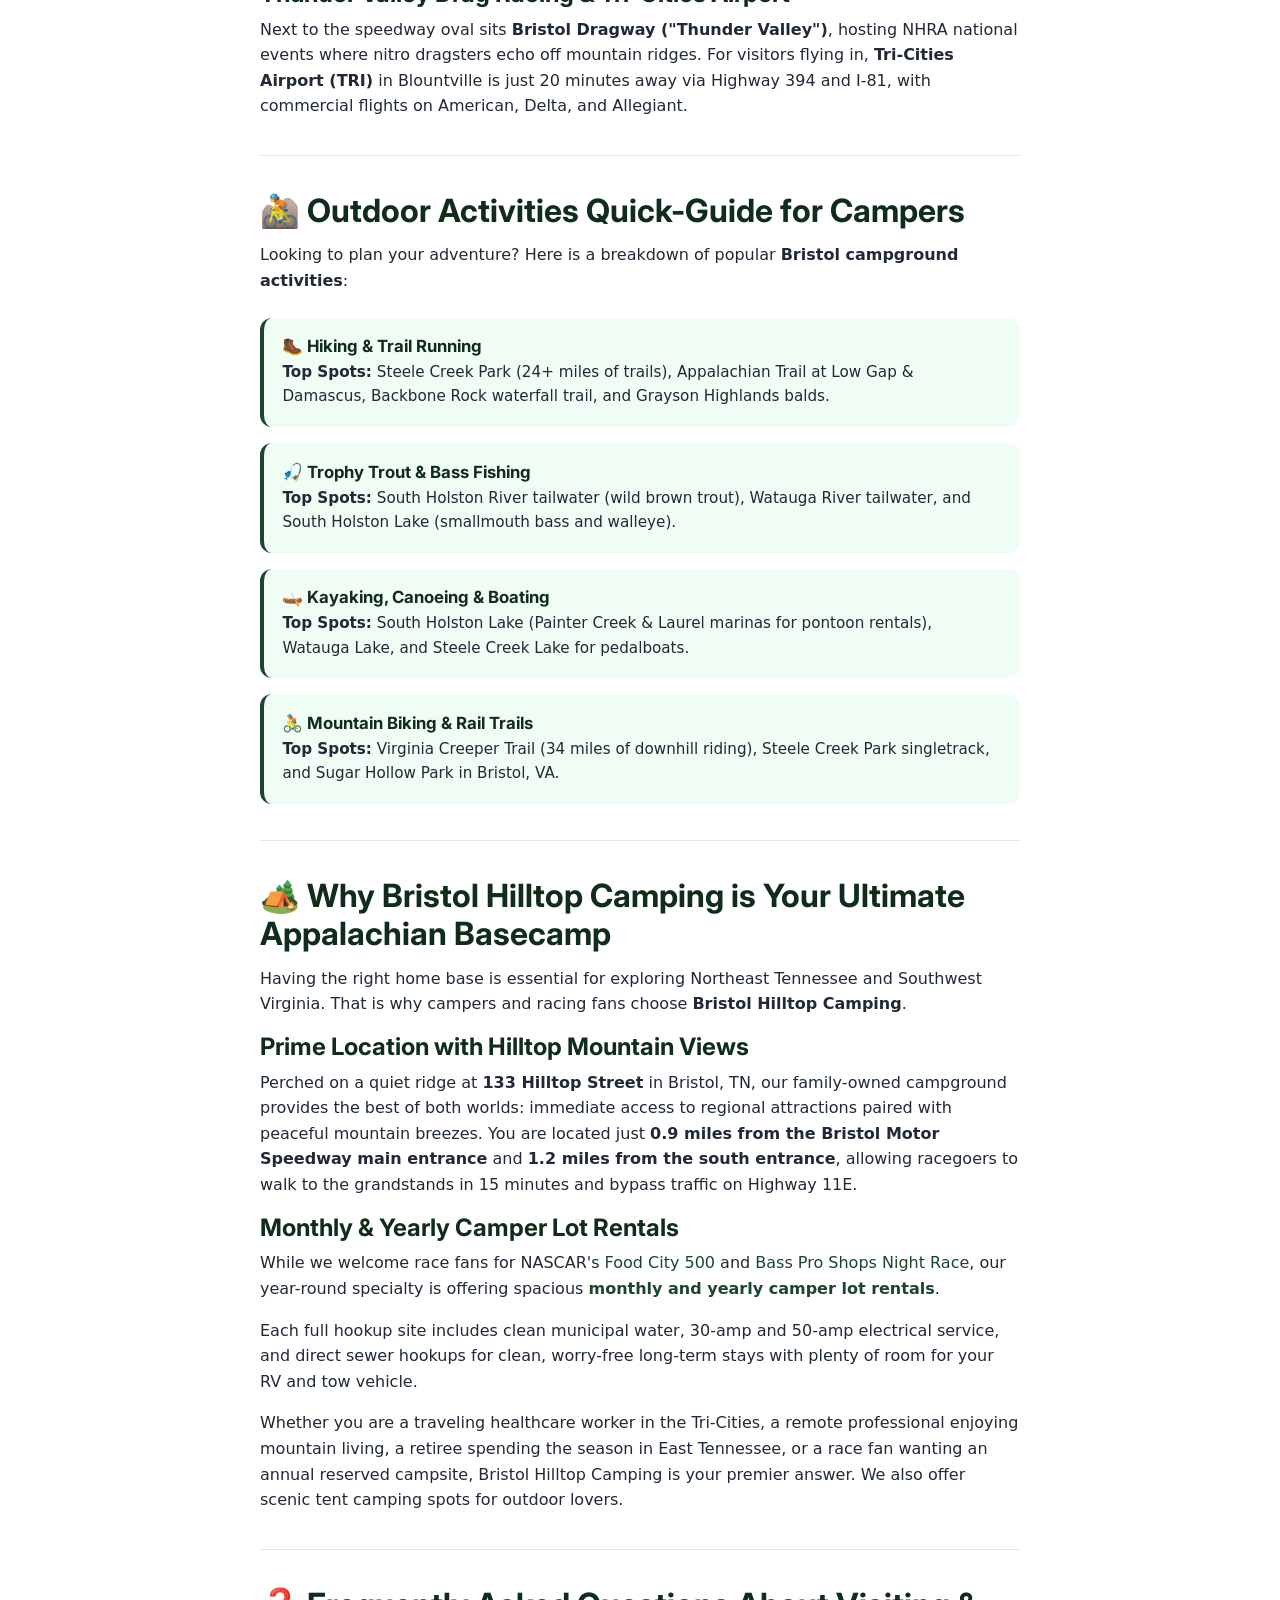
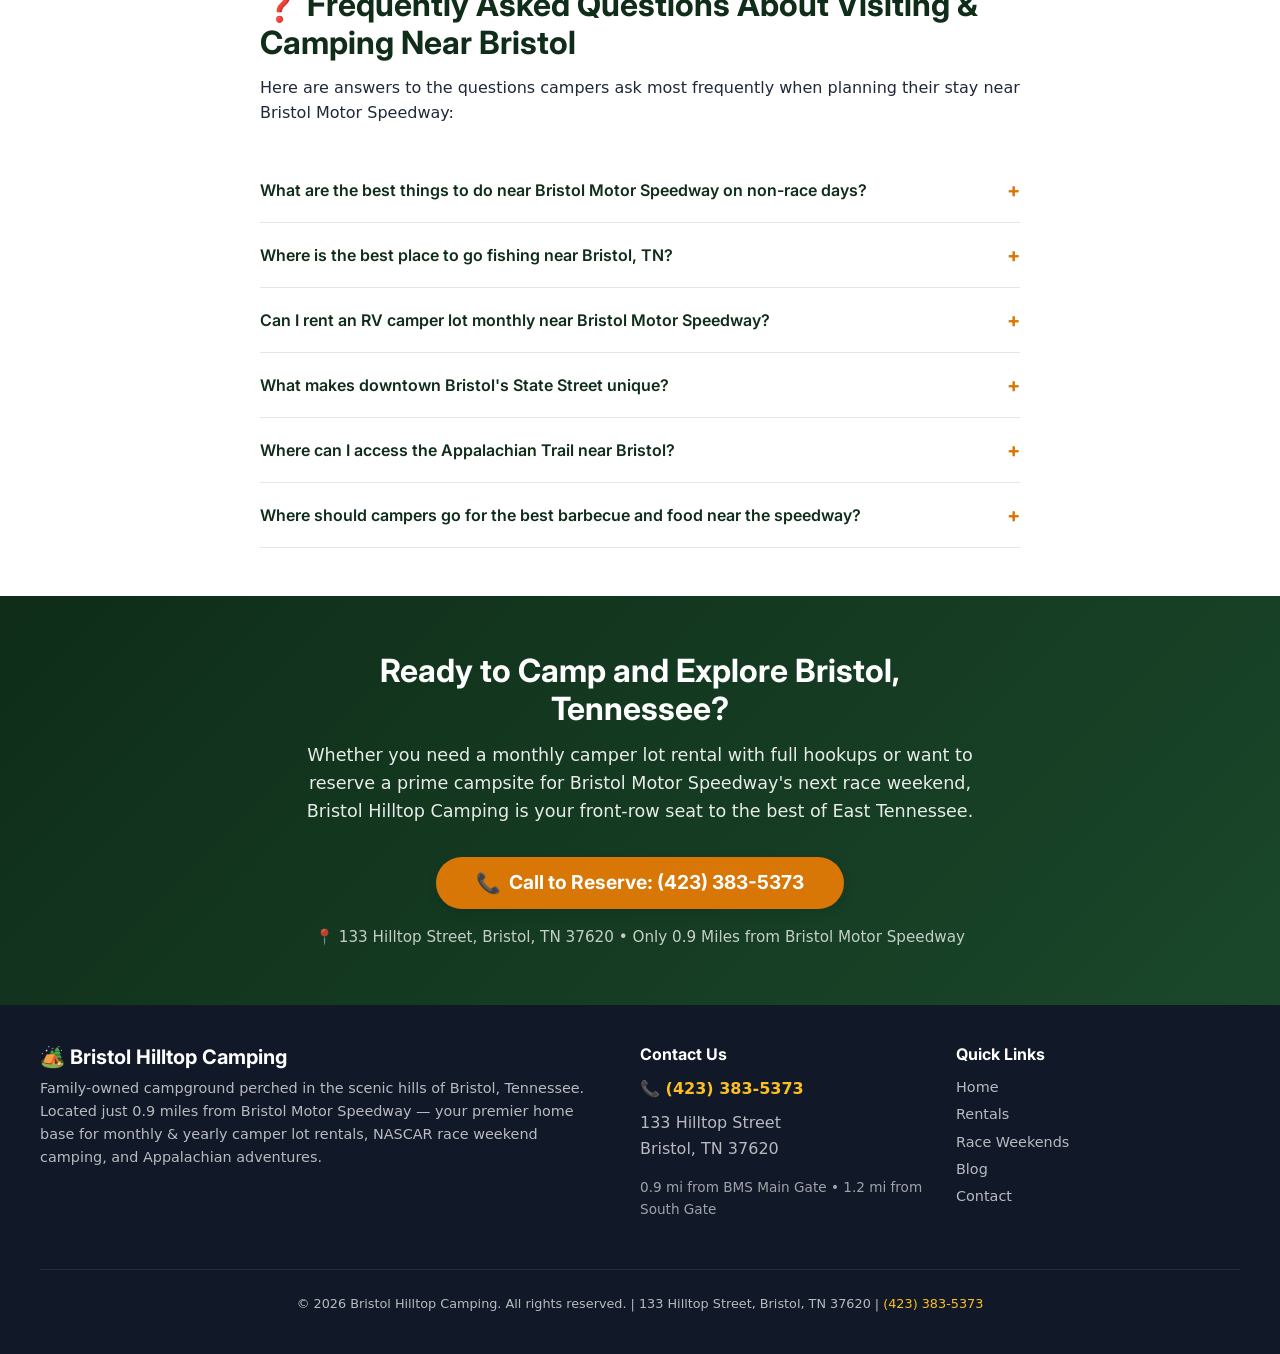
<file: blog/things-to-do-near-bristol-motor-speedway.html>
<!DOCTYPE html>
<html lang="en">
<head>
  <meta charset="UTF-8">
  <meta name="viewport" content="width=device-width, initial-scale=1.0">
  <meta http-equiv="X-UA-Compatible" content="IE=edge">

  <!-- Primary SEO Meta Tags -->
  <title>Best Things to Do Near Bristol Motor Speedway — A Camper's Guide</title>
  <meta name="description" content="Discover the best attractions, restaurants, and outdoor activities near Bristol Motor Speedway. From the Birthplace of Country Music to hiking and lake activities.">
  <meta name="keywords" content="things to do near Bristol Motor Speedway, Bristol TN attractions, what to do in Bristol Tennessee, Bristol campground activities, South Holston Lake fishing, Appalachian Trail Bristol, Steele Creek Park, Bristol Caverns, Barter Theatre Abingdon, State Street Bristol">
  <meta name="robots" content="index, follow">
  <meta name="author" content="Bristol Hilltop Camping">
  <link rel="canonical" href="https://bristolhilltopcamping.com/blog/things-to-do-near-bristol-motor-speedway.html">

  <!-- Open Graph / Facebook -->
  <meta property="og:type" content="article">
  <meta property="og:url" content="https://bristolhilltopcamping.com/blog/things-to-do-near-bristol-motor-speedway.html">
  <meta property="og:title" content="Best Things to Do Near Bristol Motor Speedway — A Camper's Guide">
  <meta property="og:description" content="Discover the best attractions, restaurants, and outdoor activities near Bristol Motor Speedway. From the Birthplace of Country Music to hiking and lake activities.">
  <meta property="og:image" content="https://bristolhilltopcamping.com/images/hero-bristol.webp">
  <meta property="og:image:width" content="1200">
  <meta property="og:image:height" content="630">
  <meta property="og:locale" content="en_US">
  <meta property="og:site_name" content="Bristol Hilltop Camping">

  <!-- Twitter Card -->
  <meta name="twitter:card" content="summary_large_image">
  <meta name="twitter:title" content="Best Things to Do Near Bristol Motor Speedway — A Camper's Guide">
  <meta name="twitter:description" content="Discover the best attractions, restaurants, and outdoor activities near Bristol Motor Speedway. From the Birthplace of Country Music to hiking and lake activities.">
  <meta name="twitter:image" content="https://bristolhilltopcamping.com/images/hero-bristol.webp">

  <!-- Geo Tags for Local SEO -->
  <meta name="geo.region" content="US-TN">
  <meta name="geo.placename" content="Bristol, Tennessee">
  <meta name="geo.position" content="36.5951;-82.1890">
  <meta name="ICBM" content="36.5951, -82.1890">

  <!-- Fonts -->
  <link rel="preconnect" href="https://fonts.googleapis.com">
  <link rel="preconnect" href="https://fonts.gstatic.com" crossorigin>
  <link href="https://fonts.googleapis.com/css2?family=Inter:wght@400;500;600;700;800;900&display=swap" rel="stylesheet">

  <!-- Styles -->
  <link rel="stylesheet" href="../css/styles.css">

  <!-- JSON-LD Structured Data: Article -->
  <script type="application/ld+json">
  {
    "@context": "https://schema.org",
    "@type": "Article",
    "headline": "Best Things to Do Near Bristol Motor Speedway — A Camper's Guide",
    "description": "Discover the best attractions, restaurants, and outdoor activities near Bristol Motor Speedway. From the Birthplace of Country Music to hiking and lake activities.",
    "image": "https://bristolhilltopcamping.com/images/hero-bristol.webp",
    "author": {
      "@type": "Organization",
      "name": "Bristol Hilltop Camping",
      "url": "https://bristolhilltopcamping.com"
    },
    "publisher": {
      "@type": "Organization",
      "name": "Bristol Hilltop Camping",
      "logo": {
        "@type": "ImageObject",
        "url": "https://bristolhilltopcamping.com/images/hero-bristol.webp"
      }
    },
    "datePublished": "2026-09-05",
    "dateModified": "2026-09-05",
    "mainEntityOfPage": {
      "@type": "WebPage",
      "@id": "https://bristolhilltopcamping.com/blog/things-to-do-near-bristol-motor-speedway.html"
    }
  }
  </script>

  <!-- JSON-LD Structured Data: FAQPage -->
  <script type="application/ld+json">
  {
    "@context": "https://schema.org",
    "@type": "FAQPage",
    "mainEntity": [
      {
        "@type": "Question",
        "name": "What are the best things to do near Bristol Motor Speedway on non-race days?",
        "acceptedAnswer": {
          "@type": "Answer",
          "text": "Highlights include the Birthplace of Country Music Museum, walking State Street to stand in Tennessee and Virginia at once, boating and trout fishing at South Holston Lake, hiking trails at Steele Creek Park, touring Bristol Caverns, and catching a live play at Barter Theatre in Abingdon."
        }
      },
      {
        "@type": "Question",
        "name": "Where is the best place to go fishing near Bristol, TN?",
        "acceptedAnswer": {
          "@type": "Answer",
          "text": "The South Holston River tailwater below South Holston Dam is celebrated as one of America's premier wild brown trout fisheries, holding 6,000 to 10,000 trout per mile. South Holston Lake also provides excellent smallmouth bass, walleye, and crappie fishing."
        }
      },
      {
        "@type": "Question",
        "name": "Can I rent an RV camper lot monthly near Bristol Motor Speedway?",
        "acceptedAnswer": {
          "@type": "Answer",
          "text": "Yes! Bristol Hilltop Camping specializes in monthly and yearly camper lot rentals with full hookups (water, 30/50-amp electric, and sewer). Located just 0.9 miles from Bristol Motor Speedway, we provide an ideal long-term base for traveling workers, retirees, and racing fans. Call (423) 383-5373 for rates."
        }
      },
      {
        "@type": "Question",
        "name": "What makes downtown Bristol's State Street unique?",
        "acceptedAnswer": {
          "@type": "Answer",
          "text": "State Street's centerline marks the official state border dividing Bristol, Tennessee and Bristol, Virginia. You can walk with one foot in each state. The street features the historic 1910 Bristol Slogan Sign, craft breweries, boutique shopping, and Blackbird Bakery."
        }
      },
      {
        "@type": "Question",
        "name": "Where can I access the Appalachian Trail near Bristol?",
        "acceptedAnswer": {
          "@type": "Answer",
          "text": "The Appalachian Trail passes along mountain ridges just east of Bristol. Day hikers can access the trail via the Low Gap trailhead or drive 30 minutes to Damascus, Virginia, where the AT meets the 34-mile Virginia Creeper Trail."
        }
      },
      {
        "@type": "Question",
        "name": "Where should campers go for the best barbecue and food near the speedway?",
        "acceptedAnswer": {
          "@type": "Answer",
          "text": "Visit Ridgewood Barbecue in nearby Bluff City (10 minutes down Highway 11E) for famous hickory-smoked ham and sweet, tangy sauce. In downtown Bristol, check out The Burger Bar, The Angry Italian, and Blackbird Bakery."
        }
      }
    ]
  }
  </script>
</head>
<body>

  <!-- Skip to Content (Accessibility) -->
  <a href="#main" class="skip-link">Skip to main content</a>

  <!-- ============================================
       HEADER / NAVIGATION
       ============================================ -->
  <header class="header" role="banner">
    <div class="header__inner">
      <a href="../index.html" class="header__logo" aria-label="Bristol Hilltop Camping — Home">
        <span class="header__logo-icon">🏕️</span>
        <span>Bristol Hilltop Camping</span>
      </a>

      <nav class="nav" role="navigation" aria-label="Main navigation">
        <ul class="nav__list">
          <li><a href="../index.html" class="nav__link">Home</a></li>
          <li><a href="../index.html#rentals" class="nav__link">Rentals</a></li>
          <li><a href="../index.html#race-weekends" class="nav__link">Race Weekends</a></li>
          <li><a href="index.html" class="nav__link">Blog</a></li>
          <li><a href="../index.html#faq" class="nav__link">Contact</a></li>
        </ul>
      </nav>

      <a href="tel:+14233835373" class="btn btn--call btn--sm header__cta">
        <span class="btn__icon">📞</span> (423) 383-5373
      </a>

      <button class="header__toggle" aria-label="Toggle navigation menu" aria-expanded="false">
        &#9776;
      </button>
    </div>
  </header>

  <!-- ============================================
       HERO SECTION
       ============================================ -->
  <section class="event-hero" aria-label="Camper's Guide to Things to Do Near Bristol Motor Speedway" style="background: linear-gradient(rgba(26,71,42,0.85), rgba(26,71,42,0.92)), url('../images/blog-things-to-do.jpg') center/cover no-repeat;">
    <div class="container">
      <div class="hero__badge" style="margin: 0 auto 1.25rem; display: inline-block; background: var(--color-accent); color: #fff; font-weight: 800; letter-spacing: 0.05em; text-transform: uppercase; padding: 0.35rem 1rem; border-radius: 50px;">
        🏕️ East Tennessee Camper's Travel Guide
      </div>
      <h1>Best Things to Do Near Bristol Motor Speedway — A Camper's Guide</h1>
      <p style="font-size: 1.15rem; max-width: 780px; margin: 0 auto 1.75rem; line-height: 1.6;">
        Discover top attractions, outdoor recreation, historic sites, and legendary Southern eateries surrounding the World's Fastest Half-Mile. Whether you're visiting for race weekend or settling into a monthly camper lot rental, here is your essential regional itinerary.
      </p>

      <div class="hero__ctas" style="display: flex; justify-content: center; gap: 1rem; flex-wrap: wrap;">
        <a href="tel:+14233835373" class="btn btn--call">
          <span class="btn__icon">📞</span> Call to Reserve: (423) 383-5373
        </a>
        <a href="#guide-content" class="btn btn--outline" style="color: #ffffff; border-color: rgba(255,255,255,0.7);">
          Explore the Guide &darr;
        </a>
      </div>
    </div>
  </section>

  <!-- ============================================
       MAIN CONTENT
       ============================================ -->
  <main id="main">

    <article id="guide-content" class="event-content">

      <img src="../images/blog-things-to-do.jpg" alt="Collage of Bristol Tennessee attractions including South Holston Lake, downtown State Street, Appalachian Trail hiking, and Birthplace of Country Music" loading="lazy" style="width: 100%; border-radius: 12px; margin-bottom: 2rem;">

      <!-- INTRODUCTORY SECTION -->
      <section class="fade-in">
        <p style="font-size: 1.125rem; font-weight: 500; color: var(--color-primary-dark); line-height: 1.7;">
          When most folks think of Bristol, Tennessee, their minds race to the roar of 40 stock cars rocketing around the high banks of <strong>Bristol Motor Speedway</strong> or Top Fuel dragsters rattling the hills in <strong>Thunder Valley</strong>. There is nothing in motorsports that matches "The Last Great Colosseum."
        </p>
        <p>
          Yet seasoned campers know that racing is merely the first chapter. Where Northeast Tennessee meets Southwest Virginia, Bristol serves as the scenic gateway to the Appalachian Highlands. Mountain lakes, blue-ribbon trout rivers, historic theaters, limestone caverns, and deep musical roots make this region an extraordinary destination.
        </p>
        <p>
          Whether visiting for NASCAR weekend or settling into a long-term stay at <strong>Bristol Hilltop Camping</strong>—just 0.9 miles from the track at 133 Hilltop Street—you have found the ultimate basecamp. Here is your camper's guide to the best <strong>things to do near Bristol Motor Speedway</strong>.
        </p>
      </section>

      <hr style="border: 0; height: 1px; background: var(--color-border); margin: 2.25rem 0;">

      <!-- SECTION 1: DOWNTOWN BRISTOL & STATE STREET -->
      <section class="fade-in">
        <h2>🏙️ Downtown Bristol State Street: Standing in Two States at Once</h2>
        <p>
          For your first excursion, head into historic Downtown Bristol. If you're wondering <strong>what to do in Bristol Tennessee</strong> first, State Street is famous because the double-yellow line down the roadway marks the official boundary dividing Tennessee and Virginia. You can literally walk with one foot in Bristol, TN and the other in Bristol, VA.
        </p>

        <h3>The Iconic Bristol Slogan Sign ("A Good Place to Live")</h3>
        <p>
          Erected in 1910 and listed on the National Register of Historic Places, the 25-foot electric <strong>Bristol Slogan Sign</strong> stretches over State Street declaring: <em>"BRISTOL VA-TENN: A GOOD PLACE TO LIVE."</em> Illuminated against the mountain twilight, it is an iconic photo stop.
        </p>

        <h3>Breweries, Boutiques &amp; Culture</h3>
        <p>
          Downtown is packed with restored storefronts, galleries, and gathering spots:
        </p>
        <ul>
          <li><strong>State Street Brewing:</strong> Craft IPAs and seasonal ales on the state line with a pet-friendly taproom.</li>
          <li><strong>Michael Waltrip Brewing Co.:</strong> Founded by two-time Daytona 500 champion Michael Waltrip, blending racing heritage with craft beer and pub food.</li>
          <li><strong>Paramount Center for the Arts:</strong> A restored 1931 Art Deco theater hosting concerts and comedy.</li>
          <li><strong>State Street Farmers Market:</strong> Weekend market offering mountain honey, fresh produce, and local crafts.</li>
        </ul>
      </section>

      <hr style="border: 0; height: 1px; background: var(--color-border); margin: 2.25rem 0;">

      <!-- SECTION 2: BIRTHPLACE OF COUNTRY MUSIC MUSEUM -->
      <section class="fade-in">
        <h2>🎶 Birthplace of Country Music Museum: Where Sound History Began</h2>
        <p>
          Located on Cumberland Street off State Street, the <strong>Birthplace of Country Music Museum</strong> is a 24,000-square-foot Smithsonian Affiliate celebrating the foundational roots of American country music.
        </p>

        <h3>The Historic 1927 Bristol Sessions</h3>
        <p>
          In 1927, producer Ralph Peer recorded 76 songs across 19 acts on State Street, capturing the debut commercial recordings of <strong>The Carter Family</strong> and <strong>Jimmie Rodgers</strong> ("The Singing Brakeman"). Johnny Cash called these sessions <em>"the single most important event in the history of country music."</em> Congress officially designated Bristol the "Birthplace of Country Music" in 1998.
        </p>

        <h3>Interactive Exhibits &amp; Radio Bristol</h3>
        <p>
          Visitors explore interactive sound booths, instrument galleries, and <strong>WBCM Radio Bristol</strong>—a live working radio station broadcasting roots and Americana straight from the museum floor. It is one of the premier <strong>Bristol TN attractions</strong>.
        </p>
      </section>

      <hr style="border: 0; height: 1px; background: var(--color-border); margin: 2.25rem 0;">

      <!-- SECTION 3: SOUTH HOLSTON LAKE & RIVER -->
      <section class="fade-in">
        <h2>🎣 South Holston Lake &amp; River: Boating and World-Class Trout Fishing</h2>
        <p>
          For refreshing water adventures, two premier waterways sit in Bristol's backyard: <strong>South Holston Lake</strong> and the cold, sparkling <strong>South Holston River</strong>.
        </p>

        <h3>World-Class Fly Fishing on the Tailwater</h3>
        <p>
          Flowing from the base of South Holston Dam, this tailwater is rated among the top five wild brown trout fisheries in North America, holding an estimated <strong>6,000 to 10,000 wild trout per mile</strong>. Anglers travel from across the country for summer Sulphur hatches and winter midges, wading shoals or floating drift boats.
        </p>

        <h3>Boating, Kayaking &amp; Swimming on South Holston Lake</h3>
        <p>
          Framed by the Cherokee National Forest, the 7,580-acre lake features 160 miles of shoreline:
        </p>
        <ul>
          <li><strong>Marina Rentals:</strong> <em>Painter Creek Marina</em> and <em>Laurel Marina</em> rent pontoon boats, offer slips, and feature lakeside dining.</li>
          <li><strong>Paddling Quiet Coves:</strong> Kayakers enjoy calm limestone coves sheltered from boat wakes.</li>
          <li><strong>Dam Recreation Area:</strong> Shaded picnic spots, bank fishing, and panoramic views of Holston Mountain.</li>
        </ul>
        <p>
          <strong>Bristol Hilltop Camping</strong> guests can reach boat ramps in just 15 minutes via Highway 394 and Highway 421.
        </p>
      </section>

      <hr style="border: 0; height: 1px; background: var(--color-border); margin: 2.25rem 0;">

      <!-- SECTION 4: APPALACHIAN TRAIL & HIKING -->
      <section class="fade-in">
        <h2>🥾 Appalachian Trail Access Points &amp; High Mountain Trails</h2>
        <p>
          The mountain ranges surrounding Bristol offer scenic hiking trails for all experience levels.
        </p>

        <h3>Day Hiking the Appalachian Trail</h3>
        <p>
          The 2,200-mile <strong>Appalachian Trail (AT)</strong> traverses high ridges just east of Bristol with easy day-hike access:
        </p>
        <ul>
          <li><strong>Low Gap Trailhead:</strong> Along Holston Mountain, offering ridge hiking with valley views.</li>
          <li><strong>Iron Mountain Trail:</strong> A scenic path parallel to the AT, popular with hikers and mountain bikers.</li>
          <li><strong>Backbone Rock Recreation Area:</strong> "The Shortest Tunnel in the World" along Highway 133, featuring a rock spine trail leading to a 45-foot waterfall.</li>
        </ul>

        <h3>Damascus, Virginia &amp; The Virginia Creeper Trail</h3>
        <p>
          Just 30 miles east sits <strong>Damascus, Virginia</strong> ("Trail Town USA"), where the AT meets the 34-mile <strong>Virginia Creeper Trail</strong>. Outfitters shuttle riders up to Whitetop Mountain for an easy 17-mile downhill ride across wooden railroad trestles. Nearby <strong>Grayson Highlands State Park</strong> and <strong>Mount Rogers</strong> (5,729 feet) offer alpine balds and famous herds of wild ponies.
        </p>
      </section>

      <hr style="border: 0; height: 1px; background: var(--color-border); margin: 2.25rem 0;">

      <!-- SECTION 5: STEELE CREEK PARK & BRISTOL CAVERNS -->
      <section class="fade-in">
        <h2>🌲 Steele Creek Park &amp; Bristol Caverns: Nature &amp; Geology Up Close</h2>
        <p>
          Two regional attractions showcase Bristol's outdoor beauty above and below ground.
        </p>

        <h3>Steele Creek Park (2,200+ Acres)</h3>
        <p>
          Located in western Bristol, TN, <strong>Steele Creek Park</strong> is the third-largest municipal park in Tennessee. Centered around a 54-acre lake, it is a favorite retreat for campers at Bristol Hilltop Camping:
        </p>
        <ul>
          <li><strong>24+ Miles of Trails:</strong> Lakeside walking paths, hiking trails, and singletrack for mountain bikers.</li>
          <li><strong>Nature Center:</strong> Wildlife exhibits, live native reptiles, and natural history displays.</li>
          <li><strong>Recreation Amenities:</strong> An 18-hole disc golf course, 9-hole golf course, paddleboat rentals, and picnic pavilions.</li>
        </ul>

        <h3>Bristol Caverns: Ancient Limestone Wonders</h3>
        <p>
          Just east of downtown on Highway 421, step underground at <strong>Bristol Caverns</strong>. Carved by an underground river that still flows through its lowest level, these chambers display dramatic stalactites, stalagmites, and draperies across three tiers. Lighted paths make touring easy, and the steady <strong>58°F temperature</strong> offers year-round comfort.
        </p>
      </section>

      <hr style="border: 0; height: 1px; background: var(--color-border); margin: 2.25rem 0;">

      <!-- SECTION 6: LOCAL RESTAURANTS & FOOD -->
      <section class="fade-in">
        <h2>🍖 Local BBQ &amp; Southern Comfort Food Near the Track</h2>
        <p>
          The dining scene around Bristol Motor Speedway features legendary Appalachian barbecue and Southern comfort food.
        </p>

        <h3>Ridgewood Barbecue in Bluff City</h3>
        <p>
          A 10-minute drive down Highway 11E brings you to legendary <strong>Ridgewood Barbecue</strong>. Smoking hams over hickory coals since 1948, the Proffitt family shaves the pork paper-thin and coats it in a sweet, tangy sauce. Served with crispy fries and blue cheese dip, Ridgewood is celebrated by <em>Southern Living</em> as one of America's finest barbecue traditions.
        </p>

        <h3>Downtown Dining &amp; Sweet Treats</h3>
        <p>
          Downtown Bristol offers memorable local eateries:
        </p>
        <ul>
          <li><strong>The Burger Bar:</strong> Open since 1942 and remembered as the last place Hank Williams was seen alive on New Year's Eve 1952, serving griddled burgers and shakes.</li>
          <li><strong>Blackbird Bakery:</strong> A regional institution on Piedmont Avenue famed for scratch-made artisan doughnuts, pastries, cheesecakes, and coffee.</li>
          <li><strong>The Angry Italian:</strong> Featured on Food Network, serving Chicago deep-dish pizzas and baked pastas.</li>
          <li><strong>Southern Meat-and-Three Diners:</strong> Family diners across Bristol and Bluff City dishing out country fried steak, catfish, and cornbread.</li>
        </ul>
      </section>

      <hr style="border: 0; height: 1px; background: var(--color-border); margin: 2.25rem 0;">

      <!-- SECTION 7: BARTER THEATRE & ABINGDON -->
      <section class="fade-in">
        <h2>🎭 Barter Theatre &amp; Historic Abingdon, VA (30 Minutes Away)</h2>
        <p>
          Just 25 minutes north on Interstate 81 sits historic <strong>Abingdon, Virginia</strong>, home to America's most storied regional theater.
        </p>

        <h3>The State Theatre of Virginia</h3>
        <p>
          Founded in 1933 during the Great Depression, <strong>Barter Theatre</strong> is the official State Theatre of Virginia. Founder Robert Porterfield invited patrons to trade farm produce, dairy, and livestock for tickets under the motto: <em>"With vegetables you cannot sell, you can buy a little laughter."</em> Today, Barter produces Broadway-quality plays, musicals, and comedies year-round. Celebrated stars like Gregory Peck and Ernest Borgnine performed here early in their careers.
        </p>

        <h3>Historic Charm Along Main Street</h3>
        <p>
          Beyond the stage, Abingdon features 18th-century architecture, artisan galleries, the <strong>Martha Washington Inn &amp; Spa</strong>, and <strong>The Tavern</strong> (built in 1779, Virginia's oldest operating tavern). It makes an ideal afternoon or evening excursion.
        </p>
      </section>

      <hr style="border: 0; height: 1px; background: var(--color-border); margin: 2.25rem 0;">

      <!-- SECTION 8: SHOPPING & ENTERTAINMENT -->
      <section class="fade-in">
        <h2>🛍️ Shopping, Entertainment &amp; Transportation Hubs</h2>
        <p>
          Bristol provides convenient shopping and entertainment hubs right near camp.
        </p>

        <h3>The Pinnacle at Bristol (Directly Off I-81)</h3>
        <p>
          At Exit 74 off Interstate 81, <strong>The Pinnacle</strong> spans over 1 million square feet of outdoor shopping, dining, and entertainment:
        </p>
        <ul>
          <li><strong>Bass Pro Shops Outfitter:</strong> Giant aquariums, camping gear, fly fishing tackle for South Holston Lake, and outdoor apparel.</li>
          <li><strong>Marquee Cinemas Stadium 14:</strong> Modern theater complex with luxury seating and current releases.</li>
          <li><strong>Retailers &amp; Dining:</strong> National retailers, sporting goods, grocery stores, and casual dining.</li>
        </ul>

        <h3>Thunder Valley Drag Racing &amp; Tri-Cities Airport</h3>
        <p>
          Next to the speedway oval sits <strong>Bristol Dragway ("Thunder Valley")</strong>, hosting NHRA national events where nitro dragsters echo off mountain ridges. For visitors flying in, <strong>Tri-Cities Airport (TRI)</strong> in Blountville is just 20 minutes away via Highway 394 and I-81, with commercial flights on American, Delta, and Allegiant.
        </p>
      </section>

      <hr style="border: 0; height: 1px; background: var(--color-border); margin: 2.25rem 0;">

      <!-- SECTION 9: OUTDOOR ACTIVITIES QUICK-GUIDE -->
      <section class="fade-in">
        <h2>🚵 Outdoor Activities Quick-Guide for Campers</h2>
        <p>
          Looking to plan your adventure? Here is a breakdown of popular <strong>Bristol campground activities</strong>:
        </p>

        <div style="display: grid; gap: 1rem; margin: 1.5rem 0;">
          <div style="background: var(--color-bg-alt); padding: 1.15rem; border-radius: var(--border-radius); border-left: 4px solid var(--color-primary);">
            <h3 style="margin-top: 0; margin-bottom: 0.25rem; font-size: 1.05rem; color: var(--color-primary-dark);">🥾 Hiking &amp; Trail Running</h3>
            <p style="margin: 0; font-size: 0.95rem; color: var(--color-text);">
              <strong>Top Spots:</strong> Steele Creek Park (24+ miles of trails), Appalachian Trail at Low Gap &amp; Damascus, Backbone Rock waterfall trail, and Grayson Highlands balds.
            </p>
          </div>

          <div style="background: var(--color-bg-alt); padding: 1.15rem; border-radius: var(--border-radius); border-left: 4px solid var(--color-primary);">
            <h3 style="margin-top: 0; margin-bottom: 0.25rem; font-size: 1.05rem; color: var(--color-primary-dark);">🎣 Trophy Trout &amp; Bass Fishing</h3>
            <p style="margin: 0; font-size: 0.95rem; color: var(--color-text);">
              <strong>Top Spots:</strong> South Holston River tailwater (wild brown trout), Watauga River tailwater, and South Holston Lake (smallmouth bass and walleye).
            </p>
          </div>

          <div style="background: var(--color-bg-alt); padding: 1.15rem; border-radius: var(--border-radius); border-left: 4px solid var(--color-primary);">
            <h3 style="margin-top: 0; margin-bottom: 0.25rem; font-size: 1.05rem; color: var(--color-primary-dark);">🛶 Kayaking, Canoeing &amp; Boating</h3>
            <p style="margin: 0; font-size: 0.95rem; color: var(--color-text);">
              <strong>Top Spots:</strong> South Holston Lake (Painter Creek &amp; Laurel marinas for pontoon rentals), Watauga Lake, and Steele Creek Lake for pedalboats.
            </p>
          </div>

          <div style="background: var(--color-bg-alt); padding: 1.15rem; border-radius: var(--border-radius); border-left: 4px solid var(--color-primary);">
            <h3 style="margin-top: 0; margin-bottom: 0.25rem; font-size: 1.05rem; color: var(--color-primary-dark);">🚴 Mountain Biking &amp; Rail Trails</h3>
            <p style="margin: 0; font-size: 0.95rem; color: var(--color-text);">
              <strong>Top Spots:</strong> Virginia Creeper Trail (34 miles of downhill riding), Steele Creek Park singletrack, and Sugar Hollow Park in Bristol, VA.
            </p>
          </div>
        </div>
      </section>

      <hr style="border: 0; height: 1px; background: var(--color-border); margin: 2.25rem 0;">

      <!-- SECTION 10: WHY BRISTOL HILLTOP CAMPING IS THE PERFECT BASE -->
      <section class="fade-in">
        <h2>🏕️ Why Bristol Hilltop Camping is Your Ultimate Appalachian Basecamp</h2>
        <p>
          Having the right home base is essential for exploring Northeast Tennessee and Southwest Virginia. That is why campers and racing fans choose <strong>Bristol Hilltop Camping</strong>.
        </p>

        <h3>Prime Location with Hilltop Mountain Views</h3>
        <p>
          Perched on a quiet ridge at <strong>133 Hilltop Street</strong> in Bristol, TN, our family-owned campground provides the best of both worlds: immediate access to regional attractions paired with peaceful mountain breezes. You are located just <strong>0.9 miles from the Bristol Motor Speedway main entrance</strong> and <strong>1.2 miles from the south entrance</strong>, allowing racegoers to walk to the grandstands in 15 minutes and bypass traffic on Highway 11E.
        </p>

        <h3>Monthly &amp; Yearly Camper Lot Rentals</h3>
        <p>
          While we welcome race fans for NASCAR's <a href="../food-city-500.html">Food City 500</a> and <a href="../bass-pro-night-race.html">Bass Pro Shops Night Race</a>, our year-round specialty is offering spacious <strong><a href="../index.html#rentals">monthly and yearly camper lot rentals</a></strong>.
        </p>
        <p>
          Each full hookup site includes clean municipal water, 30-amp and 50-amp electrical service, and direct sewer hookups for clean, worry-free long-term stays with plenty of room for your RV and tow vehicle.
        </p>
        <p>
          Whether you are a traveling healthcare worker in the Tri-Cities, a remote professional enjoying mountain living, a retiree spending the season in East Tennessee, or a race fan wanting an annual reserved campsite, Bristol Hilltop Camping is your premier answer. We also offer scenic tent camping spots for outdoor lovers.
        </p>
      </section>

      <hr style="border: 0; height: 1px; background: var(--color-border); margin: 2.25rem 0;">

      <!-- SECTION 11: FAQS -->
      <section id="faq" class="fade-in">
        <h2>❓ Frequently Asked Questions About Visiting &amp; Camping Near Bristol</h2>
        <p style="margin-bottom: 2rem;">
          Here are answers to the questions campers ask most frequently when planning their stay near Bristol Motor Speedway:
        </p>

        <div class="faq__list">
          <div class="faq__item">
            <button class="faq__question" aria-expanded="false">
              <span>What are the best things to do near Bristol Motor Speedway on non-race days?</span>
              <span class="faq__icon">+</span>
            </button>
            <div class="faq__answer">
              <p>Highlights include the Birthplace of Country Music Museum, walking State Street to stand in Tennessee and Virginia at once, boating and trout fishing at South Holston Lake, hiking trails at Steele Creek Park, touring Bristol Caverns, and catching a live play at Barter Theatre in Abingdon.</p>
            </div>
          </div>

          <div class="faq__item">
            <button class="faq__question" aria-expanded="false">
              <span>Where is the best place to go fishing near Bristol, TN?</span>
              <span class="faq__icon">+</span>
            </button>
            <div class="faq__answer">
              <p>The South Holston River tailwater below South Holston Dam is celebrated as one of America's premier wild brown trout fisheries, holding 6,000 to 10,000 trout per mile. South Holston Lake also provides excellent smallmouth bass, walleye, and crappie fishing.</p>
            </div>
          </div>

          <div class="faq__item">
            <button class="faq__question" aria-expanded="false">
              <span>Can I rent an RV camper lot monthly near Bristol Motor Speedway?</span>
              <span class="faq__icon">+</span>
            </button>
            <div class="faq__answer">
              <p>Yes! Bristol Hilltop Camping specializes in monthly and yearly camper lot rentals with full hookups (water, 30/50-amp electric, and sewer). Located just 0.9 miles from Bristol Motor Speedway, we provide an ideal long-term base for traveling workers, retirees, and racing fans. Call (423) 383-5373 for rates.</p>
            </div>
          </div>

          <div class="faq__item">
            <button class="faq__question" aria-expanded="false">
              <span>What makes downtown Bristol's State Street unique?</span>
              <span class="faq__icon">+</span>
            </button>
            <div class="faq__answer">
              <p>State Street's centerline marks the official state border dividing Bristol, Tennessee and Bristol, Virginia. You can walk with one foot in each state. The street features the historic 1910 Bristol Slogan Sign, craft breweries, boutique shopping, and Blackbird Bakery.</p>
            </div>
          </div>

          <div class="faq__item">
            <button class="faq__question" aria-expanded="false">
              <span>Where can I access the Appalachian Trail near Bristol?</span>
              <span class="faq__icon">+</span>
            </button>
            <div class="faq__answer">
              <p>The Appalachian Trail passes along mountain ridges just east of Bristol. Day hikers can access the trail via the Low Gap trailhead or drive 30 minutes to Damascus, Virginia, where the AT meets the 34-mile Virginia Creeper Trail.</p>
            </div>
          </div>

          <div class="faq__item">
            <button class="faq__question" aria-expanded="false">
              <span>Where should campers go for the best barbecue and food near the speedway?</span>
              <span class="faq__icon">+</span>
            </button>
            <div class="faq__answer">
              <p>Visit Ridgewood Barbecue in nearby Bluff City (10 minutes down Highway 11E) for famous hickory-smoked ham and sweet, tangy sauce. In downtown Bristol, check out The Burger Bar, The Angry Italian, and Blackbird Bakery.</p>
            </div>
          </div>
        </div>
      </section>

    </article>

    <!-- ============================================
         CALL TO ACTION BANNER
         ============================================ -->
    <section class="event-cta fade-in" style="background: linear-gradient(135deg, var(--color-primary-dark) 0%, var(--color-primary) 100%); color: #ffffff; padding: 3.5rem 1.25rem;">
      <div class="container" style="text-align: center; max-width: 720px; margin: 0 auto;">
        <h2 style="color: #ffffff; font-size: 2rem; margin-bottom: 0.75rem;">Ready to Camp and Explore Bristol, Tennessee?</h2>
        <p style="color: rgba(255,255,255,0.9); font-size: 1.1rem; line-height: 1.6; margin-bottom: 2rem;">
          Whether you need a monthly camper lot rental with full hookups or want to reserve a prime campsite for Bristol Motor Speedway's next race weekend, Bristol Hilltop Camping is your front-row seat to the best of East Tennessee.
        </p>
        <div style="display: flex; flex-direction: column; align-items: center; gap: 1rem;">
          <a href="tel:+14233835373" class="btn btn--call" style="font-size: 1.2rem; padding: 1rem 2.5rem;">
            <span class="btn__icon">📞</span> Call to Reserve: (423) 383-5373
          </a>
          <p style="margin: 0; font-size: 0.95rem; color: rgba(255,255,255,0.75);">
            📍 133 Hilltop Street, Bristol, TN 37620 &bull; Only 0.9 Miles from Bristol Motor Speedway
          </p>
        </div>
      </div>
    </section>

  </main>

  <!-- ============================================
       FOOTER
       ============================================ -->
  <footer class="footer" role="contentinfo">
    <div class="footer__grid">
      <div class="footer__brand">
        <h3>🏕️ Bristol Hilltop Camping</h3>
        <p>Family-owned campground perched in the scenic hills of Bristol, Tennessee. Located just 0.9 miles from Bristol Motor Speedway — your premier home base for monthly &amp; yearly camper lot rentals, NASCAR race weekend camping, and Appalachian adventures.</p>
      </div>
      <div class="footer__contact">
        <h4>Contact Us</h4>
        <a href="tel:+14233835373">📞 (423) 383-5373</a>
        <p>
          133 Hilltop Street<br>
          Bristol, TN 37620
        </p>
        <p style="font-size: 0.85rem; color: rgba(255,255,255,0.6); margin-top: 0.5rem;">
          0.9 mi from BMS Main Gate &bull; 1.2 mi from South Gate
        </p>
      </div>
      <div class="footer__hours">
        <h4>Quick Links</h4>
        <ul>
          <li><a href="../index.html" style="color: rgba(255,255,255,0.7);">Home</a></li>
          <li><a href="../index.html#rentals" style="color: rgba(255,255,255,0.7);">Rentals</a></li>
          <li><a href="../index.html#race-weekends" style="color: rgba(255,255,255,0.7);">Race Weekends</a></li>
          <li><a href="index.html" style="color: rgba(255,255,255,0.7);">Blog</a></li>
          <li><a href="../index.html#faq" style="color: rgba(255,255,255,0.7);">Contact</a></li>
        </ul>
      </div>
    </div>
    <div class="footer__bottom">
      <p>&copy; 2026 Bristol Hilltop Camping. All rights reserved. | 133 Hilltop Street, Bristol, TN 37620 | <a href="tel:+14233835373" style="color: var(--color-accent-light);">(423) 383-5373</a></p>
    </div>
  </footer>

  <!-- ============================================
       STICKY MOBILE CTA (visible only on mobile)
       ============================================ -->
  <div class="mobile-cta" role="complementary" aria-label="Call to action">
    <a href="tel:+14233835373" class="mobile-cta__link">
      <span class="mobile-cta__icon">📞</span>
      CALL NOW — (423) 383-5373
    </a>
  </div>

  <!-- Scripts -->
  <script src="../js/main.js" defer></script>
  <script src="../js/analytics.js" defer></script>

</body>
</html>
</file>
<file: css/styles.css>
/* ============================================
   Bristol Hilltop Camping — Mobile-First Styles
   ============================================ */

/* --- CSS Custom Properties --- */
:root {
  --color-primary: #1a472a;
  --color-primary-dark: #0f2d19;
  --color-primary-light: #2d6a4f;
  --color-accent: #d97706;
  --color-accent-hover: #b45309;
  --color-accent-light: #fbbf24;
  --color-bg: #ffffff;
  --color-bg-alt: #f0fdf4;
  --color-bg-dark: #111827;
  --color-text: #1f2937;
  --color-text-light: #6b7280;
  --color-text-white: #ffffff;
  --color-border: #e5e7eb;
  --color-badge: #dc2626;

  --font-heading: 'Inter', system-ui, -apple-system, BlinkMacSystemFont, 'Segoe UI', Roboto, sans-serif;
  --font-body: system-ui, -apple-system, BlinkMacSystemFont, 'Segoe UI', Roboto, sans-serif;

  --max-width: 1200px;
  --header-height: 64px;
  --mobile-cta-height: 60px;
  --section-padding: 3rem 1.25rem;
  --border-radius: 12px;
  --shadow-sm: 0 1px 3px rgba(0,0,0,0.1);
  --shadow-md: 0 4px 12px rgba(0,0,0,0.1);
  --shadow-lg: 0 10px 30px rgba(0,0,0,0.15);
  --transition: 0.3s ease;
}

/* --- Reset & Base --- */
*, *::before, *::after {
  box-sizing: border-box;
  margin: 0;
  padding: 0;
}

html {
  scroll-behavior: smooth;
  -webkit-text-size-adjust: 100%;
  scroll-padding-top: var(--header-height);
}

body {
  font-family: var(--font-body);
  font-size: 1rem;
  line-height: 1.6;
  color: var(--color-text);
  background: var(--color-bg);
  -webkit-font-smoothing: antialiased;
  -moz-osx-font-smoothing: grayscale;
  padding-bottom: var(--mobile-cta-height);
  overflow-x: hidden;
}

img {
  max-width: 100%;
  height: auto;
  display: block;
}

a {
  color: var(--color-primary);
  text-decoration: none;
  transition: color var(--transition);
}

a:hover {
  color: var(--color-accent);
}

ul, ol {
  list-style: none;
}

/* --- Typography --- */
h1, h2, h3, h4, h5, h6 {
  font-family: var(--font-heading);
  font-weight: 700;
  line-height: 1.2;
  color: var(--color-primary-dark);
}

h1 { font-size: 1.875rem; margin-bottom: 1rem; }
h2 { font-size: 1.5rem; margin-bottom: 0.75rem; }
h3 { font-size: 1.25rem; margin-bottom: 0.5rem; }

p { margin-bottom: 1rem; }

.text-accent { color: var(--color-accent); }
.text-center { text-align: center; }

/* --- Layout --- */
.container {
  width: 100%;
  max-width: var(--max-width);
  margin: 0 auto;
  padding: 0 1.25rem;
}

.section {
  padding: var(--section-padding);
}

.section--alt {
  background: var(--color-bg-alt);
}

.section--dark {
  background: var(--color-primary-dark);
  color: var(--color-text-white);
}

.section--dark h2,
.section--dark h3 {
  color: var(--color-text-white);
}

.section__header {
  text-align: center;
  margin-bottom: 2rem;
}

.section__header p {
  color: var(--color-text-light);
  max-width: 600px;
  margin: 0.5rem auto 0;
}

/* --- Buttons --- */
.btn {
  display: inline-flex;
  align-items: center;
  justify-content: center;
  gap: 0.5rem;
  padding: 0.875rem 1.75rem;
  border: none;
  border-radius: 50px;
  font-family: var(--font-heading);
  font-size: 1rem;
  font-weight: 700;
  text-decoration: none;
  cursor: pointer;
  transition: all var(--transition);
  min-height: 48px;
  min-width: 48px;
  text-align: center;
  line-height: 1;
  white-space: nowrap;
}

.btn--call {
  background: var(--color-accent);
  color: var(--color-text-white);
  box-shadow: var(--shadow-md);
}

.btn--call:hover {
  background: var(--color-accent-hover);
  color: var(--color-text-white);
  transform: translateY(-2px);
  box-shadow: var(--shadow-lg);
}

.btn--outline {
  background: transparent;
  color: var(--color-text-white);
  border: 2px solid var(--color-text-white);
}

.btn--outline:hover {
  background: var(--color-text-white);
  color: var(--color-primary-dark);
}

.btn--primary {
  background: var(--color-primary);
  color: var(--color-text-white);
}

.btn--primary:hover {
  background: var(--color-primary-dark);
  color: var(--color-text-white);
  transform: translateY(-2px);
}

.btn--white {
  background: var(--color-text-white);
  color: var(--color-primary-dark);
}

.btn--white:hover {
  background: #f0fdf4;
  color: var(--color-primary-dark);
  transform: translateY(-2px);
}

.btn--sm {
  padding: 0.5rem 1rem;
  font-size: 0.875rem;
}

.btn__icon {
  font-size: 1.25rem;
}

/* --- Header / Navigation --- */
.header {
  position: fixed;
  top: 0;
  left: 0;
  right: 0;
  z-index: 1000;
  background: var(--color-primary-dark);
  height: var(--header-height);
  transition: box-shadow var(--transition);
}

.header--scrolled {
  box-shadow: 0 2px 20px rgba(0,0,0,0.3);
}

.header__inner {
  display: flex;
  align-items: center;
  justify-content: space-between;
  height: 100%;
  max-width: var(--max-width);
  margin: 0 auto;
  padding: 0 1.25rem;
  gap: 0.75rem;
}

.header__logo {
  display: flex;
  align-items: center;
  gap: 0.5rem;
  color: var(--color-text-white);
  font-family: var(--font-heading);
  font-weight: 800;
  font-size: 1.1rem;
  text-decoration: none;
  flex-shrink: 0;
}

.header__logo:hover {
  color: var(--color-accent-light);
}

.header__logo-icon {
  font-size: 1.5rem;
}

.nav {
  display: none;
  position: absolute;
  top: var(--header-height);
  left: 0;
  right: 0;
  background: var(--color-primary-dark);
  padding: 1rem 0;
  box-shadow: 0 4px 12px rgba(0,0,0,0.2);
}

.nav--open {
  display: block;
}

.nav__list {
  display: flex;
  flex-direction: column;
  align-items: center;
  gap: 0;
}

.nav__link {
  display: block;
  padding: 0.75rem 1.25rem;
  color: var(--color-text-white);
  font-weight: 500;
  font-size: 1rem;
  transition: color var(--transition);
  width: 100%;
  text-align: center;
  white-space: nowrap;
}

.nav__link:hover {
  color: var(--color-accent-light);
}

.header__cta {
  display: none;
  white-space: nowrap;
}

.header__toggle {
  display: flex;
  align-items: center;
  justify-content: center;
  width: 44px;
  height: 44px;
  background: none;
  border: none;
  color: var(--color-text-white);
  font-size: 1.5rem;
  cursor: pointer;
  padding: 0;
}

/* --- Hero Section --- */
.hero {
  position: relative;
  min-height: 100vh;
  min-height: 100svh;
  display: flex;
  align-items: center;
  justify-content: center;
  background: linear-gradient(135deg, var(--color-primary-dark) 0%, var(--color-primary) 100%);
  overflow: hidden;
  margin-top: 0;
  padding-top: var(--header-height);
}

.hero__bg {
  position: absolute;
  inset: 0;
  background-image: url('../images/hero-bristol.webp');
  background-size: cover;
  background-position: center;
  background-repeat: no-repeat;
}

.hero__bg::after {
  content: '';
  position: absolute;
  inset: 0;
  background: linear-gradient(
    to bottom,
    rgba(15, 45, 25, 0.65) 0%,
    rgba(15, 45, 25, 0.5) 50%,
    rgba(15, 45, 25, 0.8) 100%
  );
}

.hero__content {
  position: relative;
  z-index: 2;
  text-align: center;
  padding: 2rem 1.25rem;
  max-width: 800px;
}

.hero__badge {
  display: inline-flex;
  align-items: center;
  gap: 0.375rem;
  background: rgba(217, 119, 6, 0.9);
  color: var(--color-text-white);
  padding: 0.375rem 1rem;
  border-radius: 50px;
  font-size: 0.8rem;
  font-weight: 700;
  letter-spacing: 0.05em;
  text-transform: uppercase;
  margin-bottom: 1.25rem;
  animation: pulse-badge 2s ease-in-out infinite;
}

@keyframes pulse-badge {
  0%, 100% { transform: scale(1); }
  50% { transform: scale(1.05); }
}

.hero__title {
  font-size: 2rem;
  font-weight: 900;
  color: var(--color-text-white);
  margin-bottom: 1rem;
  line-height: 1.15;
}

.hero__title span {
  color: var(--color-accent-light);
}

.hero__subtitle {
  font-size: 1.05rem;
  color: rgba(255,255,255,0.9);
  margin-bottom: 2rem;
  line-height: 1.6;
}

.hero__ctas {
  display: flex;
  flex-direction: column;
  gap: 0.75rem;
  align-items: center;
  width: 100%;
  max-width: 400px;
  margin-left: auto;
  margin-right: auto;
}

.hero__ctas .btn {
  width: 100%;
  white-space: nowrap;
}

.hero__phone {
  font-size: 1.15rem;
  font-weight: 800;
  letter-spacing: -0.01em;
}

/* --- Proximity Badge Section --- */
.proximity {
  background: var(--color-accent);
  padding: 1.25rem 1.25rem;
  text-align: center;
}

.proximity__content {
  display: flex;
  flex-direction: column;
  align-items: center;
  gap: 0.75rem;
  max-width: var(--max-width);
  margin: 0 auto;
}

.proximity__item {
  display: flex;
  align-items: center;
  gap: 0.5rem;
  color: var(--color-text-white);
  font-weight: 700;
  font-size: 0.95rem;
}

.proximity__icon {
  font-size: 1.25rem;
}

.proximity__divider {
  display: none;
  color: rgba(255,255,255,0.5);
}

/* --- About Section --- */
.about__grid {
  display: grid;
  gap: 2rem;
}

.about__text h2 {
  font-size: 1.5rem;
}

.about__text p {
  color: var(--color-text-light);
}

.about__highlight {
  background: var(--color-bg-alt);
  border-left: 4px solid var(--color-accent);
  padding: 1.25rem;
  border-radius: 0 var(--border-radius) var(--border-radius) 0;
  font-weight: 500;
  color: var(--color-primary-dark);
}

.about__stats {
  display: grid;
  grid-template-columns: repeat(2, 1fr);
  gap: 1rem;
}

.stat {
  text-align: center;
  padding: 1.25rem;
  background: var(--color-bg);
  border-radius: var(--border-radius);
  box-shadow: var(--shadow-sm);
}

.stat__number {
  display: block;
  font-size: 1.75rem;
  font-weight: 900;
  color: var(--color-primary);
  line-height: 1;
  margin-bottom: 0.25rem;
}

.stat__label {
  font-size: 0.8rem;
  color: var(--color-text-light);
  font-weight: 500;
}

/* --- Race Weekend Section --- */
.race-cards {
  display: grid;
  gap: 1.25rem;
}

.race-card {
  background: var(--color-bg);
  border-radius: var(--border-radius);
  padding: 1.5rem;
  box-shadow: var(--shadow-md);
  border: 1px solid var(--color-border);
  transition: transform var(--transition), box-shadow var(--transition);
}

.race-card:hover {
  transform: translateY(-4px);
  box-shadow: var(--shadow-lg);
}

.race-card--featured {
  border: 2px solid var(--color-accent);
  position: relative;
}

.race-card__urgent {
  position: absolute;
  top: -12px;
  right: 16px;
  background: var(--color-badge);
  color: var(--color-text-white);
  padding: 0.25rem 0.75rem;
  border-radius: 50px;
  font-size: 0.75rem;
  font-weight: 700;
  text-transform: uppercase;
  letter-spacing: 0.05em;
  animation: pulse-badge 2s ease-in-out infinite;
}

.race-card__date {
  display: inline-flex;
  align-items: center;
  gap: 0.375rem;
  font-size: 0.85rem;
  color: var(--color-accent);
  font-weight: 700;
  margin-bottom: 0.5rem;
  text-transform: uppercase;
  letter-spacing: 0.025em;
}

.race-card__title {
  font-size: 1.25rem;
  color: var(--color-primary-dark);
  margin-bottom: 0.5rem;
}

.race-card__desc {
  color: var(--color-text-light);
  font-size: 0.95rem;
  margin-bottom: 1rem;
}

.race-card__countdown {
  display: flex;
  gap: 0.75rem;
  margin-bottom: 1.25rem;
  flex-wrap: wrap;
}

.countdown__item {
  text-align: center;
  background: var(--color-bg-alt);
  padding: 0.5rem 0.75rem;
  border-radius: 8px;
  min-width: 56px;
}

.countdown__number {
  display: block;
  font-size: 1.5rem;
  font-weight: 900;
  color: var(--color-primary);
  line-height: 1;
}

.countdown__label {
  font-size: 0.65rem;
  color: var(--color-text-light);
  text-transform: uppercase;
  letter-spacing: 0.05em;
  font-weight: 600;
}

.race-card__cta {
  width: 100%;
}

/* --- Offerings Section --- */
.offerings__grid {
  display: grid;
  gap: 1.25rem;
}

.offering {
  background: var(--color-bg);
  border-radius: var(--border-radius);
  padding: 1.5rem;
  text-align: center;
  box-shadow: var(--shadow-sm);
  border: 1px solid var(--color-border);
  transition: transform var(--transition), box-shadow var(--transition);
}

.offering:hover {
  transform: translateY(-4px);
  box-shadow: var(--shadow-md);
}

.offering__icon {
  width: 64px;
  height: 64px;
  margin: 0 auto 1rem;
  background: var(--color-bg-alt);
  border-radius: 50%;
  display: flex;
  align-items: center;
  justify-content: center;
  font-size: 2rem;
}

.offering__title {
  font-size: 1.1rem;
  margin-bottom: 0.5rem;
}

.offering__desc {
  color: var(--color-text-light);
  font-size: 0.9rem;
  margin-bottom: 0;
}

/* --- Location Section --- */
.location__grid {
  display: grid;
  gap: 2rem;
}

.location__info h3 {
  margin-bottom: 0.5rem;
}

.location__address {
  display: flex;
  align-items: flex-start;
  gap: 0.75rem;
  margin-bottom: 1.25rem;
  padding: 1rem;
  background: var(--color-bg-alt);
  border-radius: var(--border-radius);
}

.location__address-icon {
  font-size: 1.5rem;
  flex-shrink: 0;
}

.location__address-text {
  font-weight: 600;
  color: var(--color-primary-dark);
  line-height: 1.5;
}

.location__address-text small {
  display: block;
  font-weight: 400;
  color: var(--color-text-light);
  margin-top: 0.25rem;
}

.location__directions {
  margin-bottom: 1.5rem;
}

.location__directions h3 {
  margin-bottom: 0.75rem;
}

.location__directions ul {
  list-style: none;
  padding: 0;
}

.location__directions li {
  position: relative;
  padding-left: 1.5rem;
  margin-bottom: 0.5rem;
  color: var(--color-text-light);
}

.location__directions li::before {
  content: '→';
  position: absolute;
  left: 0;
  color: var(--color-accent);
  font-weight: 700;
}

.location__map {
  border-radius: var(--border-radius);
  overflow: hidden;
  box-shadow: var(--shadow-md);
  aspect-ratio: 4/3;
  background: var(--color-border);
}

.location__map iframe {
  width: 100%;
  height: 100%;
  border: 0;
}

/* --- FAQ Section --- */
.faq__list {
  max-width: 800px;
  margin: 0 auto;
}

.faq__item {
  border-bottom: 1px solid var(--color-border);
}

.faq__question {
  display: flex;
  align-items: center;
  justify-content: space-between;
  width: 100%;
  padding: 1.25rem 0;
  background: none;
  border: none;
  font-family: var(--font-heading);
  font-size: 1rem;
  font-weight: 600;
  color: var(--color-primary-dark);
  cursor: pointer;
  text-align: left;
  gap: 1rem;
  min-height: 48px;
}

.faq__question:hover {
  color: var(--color-accent);
}

.faq__icon {
  font-size: 1.25rem;
  font-weight: 700;
  color: var(--color-accent);
  transition: transform var(--transition);
  flex-shrink: 0;
}

.faq__item--open .faq__icon {
  transform: rotate(45deg);
}

.faq__answer {
  max-height: 0;
  overflow: hidden;
  transition: max-height 0.4s ease, padding 0.3s ease;
}

.faq__item--open .faq__answer {
  max-height: 500px;
}

.faq__answer p {
  padding-bottom: 1.25rem;
  color: var(--color-text-light);
  line-height: 1.7;
}

/* --- CTA Banner --- */
.cta-banner {
  background: linear-gradient(135deg, var(--color-primary) 0%, var(--color-primary-dark) 100%);
  padding: 3rem 1.25rem;
  text-align: center;
}

.cta-banner h2 {
  color: var(--color-text-white);
  font-size: 1.5rem;
  margin-bottom: 0.75rem;
}

.cta-banner p {
  color: rgba(255,255,255,0.85);
  margin-bottom: 1.5rem;
  max-width: 500px;
  margin-left: auto;
  margin-right: auto;
}

.cta-banner .btn {
  font-size: 1.1rem;
  padding: 1rem 2rem;
}

/* --- Footer --- */
.footer {
  background: var(--color-bg-dark);
  color: rgba(255,255,255,0.7);
  padding: 2.5rem 1.25rem 1.5rem;
}

.footer__grid {
  display: grid;
  gap: 2rem;
  max-width: var(--max-width);
  margin: 0 auto;
}

.footer__brand h3 {
  color: var(--color-text-white);
  font-size: 1.25rem;
  margin-bottom: 0.5rem;
}

.footer__brand p {
  font-size: 0.9rem;
  line-height: 1.6;
}

.footer__contact h4,
.footer__hours h4 {
  color: var(--color-text-white);
  font-size: 1rem;
  margin-bottom: 0.75rem;
}

.footer__contact a {
  color: var(--color-accent-light);
  font-weight: 600;
  display: flex;
  align-items: center;
  gap: 0.5rem;
  margin-bottom: 0.5rem;
}

.footer__contact a:hover {
  color: var(--color-accent);
}

.footer__hours ul li {
  margin-bottom: 0.25rem;
  font-size: 0.9rem;
}

.footer__bottom {
  border-top: 1px solid rgba(255,255,255,0.1);
  padding-top: 1.5rem;
  margin-top: 2rem;
  text-align: center;
  font-size: 0.8rem;
  max-width: var(--max-width);
  margin-left: auto;
  margin-right: auto;
}

/* --- Sticky Mobile CTA --- */
.mobile-cta {
  position: fixed;
  bottom: 0;
  left: 0;
  right: 0;
  z-index: 999;
  background: var(--color-accent);
  height: var(--mobile-cta-height);
  display: flex;
  align-items: center;
  justify-content: center;
  box-shadow: 0 -4px 20px rgba(0,0,0,0.2);
}

.mobile-cta__link {
  display: flex;
  align-items: center;
  justify-content: center;
  gap: 0.75rem;
  width: 100%;
  height: 100%;
  color: var(--color-text-white);
  font-family: var(--font-heading);
  font-size: 1.15rem;
  font-weight: 800;
  text-decoration: none;
  letter-spacing: 0.025em;
}

.mobile-cta__link:hover,
.mobile-cta__link:active,
.mobile-cta__link:focus {
  color: var(--color-text-white);
}

.mobile-cta__icon {
  font-size: 1.4rem;
  animation: phone-ring 1.5s ease-in-out infinite;
}

@keyframes phone-ring {
  0%, 100% { transform: rotate(0deg); }
  10% { transform: rotate(14deg); }
  20% { transform: rotate(-10deg); }
  30% { transform: rotate(8deg); }
  40% { transform: rotate(-6deg); }
  50% { transform: rotate(0deg); }
}

/* --- 404 Page --- */
.error-page {
  min-height: 100vh;
  display: flex;
  align-items: center;
  justify-content: center;
  text-align: center;
  padding: 2rem;
  padding-top: var(--header-height);
}

.error-page h1 {
  font-size: 4rem;
  color: var(--color-accent);
  margin-bottom: 0.5rem;
}

.error-page p {
  color: var(--color-text-light);
  margin-bottom: 1.5rem;
}

/* --- Animations --- */
.fade-in {
  opacity: 0;
  transform: translateY(20px);
  transition: opacity 0.6s ease, transform 0.6s ease;
}

.fade-in--visible {
  opacity: 1;
  transform: translateY(0);
}

/* --- Skip to content (accessibility) --- */
.skip-link {
  position: absolute;
  top: -100%;
  left: 50%;
  transform: translateX(-50%);
  background: var(--color-accent);
  color: var(--color-text-white);
  padding: 0.75rem 1.5rem;
  border-radius: 0 0 8px 8px;
  z-index: 9999;
  font-weight: 700;
  transition: top 0.3s;
}

.skip-link:focus {
  top: 0;
}

/* ============================================
   Responsive — Tablet (768px+)
   ============================================ */
@media (min-width: 768px) {
  h1 { font-size: 2.75rem; }
  h2 { font-size: 2rem; }
  h3 { font-size: 1.5rem; }

  .section {
    padding: 4rem 2rem;
  }

  /* Header */
  .header__toggle {
    display: none;
  }

  .nav {
    display: flex;
    position: static;
    background: none;
    padding: 0;
    box-shadow: none;
  }

  .nav__list {
    flex-direction: row;
    gap: 0.25rem;
  }

  .nav__link {
    padding: 0.5rem 0.5rem;
    font-size: 0.85rem;
    width: auto;
  }

  .header__cta {
    display: inline-flex;
    flex-shrink: 0;
  }

  /* Hero */
  .hero__title {
    font-size: 3rem;
  }

  .hero__subtitle {
    font-size: 1.15rem;
  }

  .hero__ctas {
    flex-direction: column;
    align-items: center;
    max-width: 400px;
  }

  .hero__ctas .btn {
    width: 100%;
  }

  /* Proximity */
  .proximity__content {
    flex-direction: row;
    justify-content: center;
    gap: 1.5rem;
  }

  .proximity__divider {
    display: block;
  }

  /* About */
  .about__grid {
    grid-template-columns: 1fr 1fr;
    align-items: start;
  }

  .about__stats {
    grid-template-columns: repeat(2, 1fr);
  }

  /* Race Cards */
  .race-cards {
    grid-template-columns: repeat(2, 1fr);
  }

  /* Offerings */
  .offerings__grid {
    grid-template-columns: repeat(2, 1fr);
  }

  /* Location */
  .location__grid {
    grid-template-columns: 1fr 1fr;
    align-items: start;
  }

  .location__map {
    aspect-ratio: auto;
    min-height: 350px;
  }

  /* Footer */
  .footer__grid {
    grid-template-columns: 2fr 1fr 1fr;
  }

  /* Hide mobile CTA on tablet+ */
  .mobile-cta {
    display: none;
  }

  body {
    padding-bottom: 0;
  }
}

/* ============================================
   Responsive — Desktop (1024px+)
   ============================================ */
@media (min-width: 1024px) {
  h1 { font-size: 3.25rem; }

  .section {
    padding: 5rem 2rem;
  }

  .hero__title {
    font-size: 3.5rem;
  }

  .hero__ctas {
    flex-direction: row;
    justify-content: center;
    max-width: 600px;
  }

  .hero__ctas .btn {
    width: auto;
  }

  .hero__subtitle {
    font-size: 1.25rem;
  }

  .nav__link {
    padding: 0.5rem 1rem;
    font-size: 0.95rem;
  }

  .offerings__grid {
    grid-template-columns: repeat(3, 1fr);
  }

  .about__stats {
    grid-template-columns: repeat(4, 1fr);
  }

  .location__map {
    min-height: 400px;
  }
}

/* ============================================
   Responsive — Large Desktop (1440px+)
   ============================================ */
@media (min-width: 1440px) {
  :root {
    --max-width: 1320px;
  }

  .hero__title {
    font-size: 4rem;
  }
}

/* ============================================
   Print Styles
   ============================================ */
@media print {
  .header, .mobile-cta, .nav, .hero__bg {
    display: none !important;
  }

  body {
    padding: 0;
    color: #000;
    background: #fff;
  }

  .hero {
    min-height: auto;
    background: none;
    padding: 2rem 0;
  }

  .hero__title, .hero__subtitle {
    color: #000;
  }
}

/* --- Event page specifics --- */
.event-hero {
  position: relative;
  padding: 6rem 1.25rem 3rem;
  background: linear-gradient(135deg, var(--color-primary-dark) 0%, var(--color-primary) 100%);
  text-align: center;
  margin-top: var(--header-height);
}

.event-hero h1 {
  color: var(--color-text-white);
  font-size: 2rem;
  margin-bottom: 0.5rem;
}

.event-hero p {
  color: rgba(255,255,255,0.85);
}

.event-content {
  padding: 3rem 1.25rem;
  max-width: 800px;
  margin: 0 auto;
}

.event-content h2 {
  margin-top: 2rem;
}

.event-content ul {
  list-style: disc;
  padding-left: 1.5rem;
  margin-bottom: 1.5rem;
}

.event-content li {
  margin-bottom: 0.5rem;
  color: var(--color-text-light);
}

.event-cta {
  text-align: center;
  padding: 3rem 1.25rem;
  background: var(--color-bg-alt);
}

@media (min-width: 768px) {
  .event-hero {
    padding: 8rem 2rem 4rem;
  }

  .event-hero h1 {
    font-size: 3rem;
  }
}

/* ============================================
   Mobile-First Fixes (max-width: 480px)
   ============================================ */
@media (max-width: 480px) {
  /* Stack CTA buttons vertically on small phones */
  .btn + .btn,
  .btn + a.btn {
    margin-left: 0 !important;
    margin-top: 0.75rem;
  }

  /* Ensure buttons are full width on phones */
  .event-cta .btn,
  .section .btn {
    display: block;
    width: 100%;
    text-align: center;
  }

  /* Table cells: tighter padding on phones */
  table th,
  table td {
    padding: 0.5rem 0.4rem !important;
    font-size: 0.8rem !important;
  }

  /* Comparison table column widths */
  table th:first-child,
  table td:first-child {
    width: 35%;
  }

  /* Hero section: tighter on phones */
  .event-hero {
    padding: 5rem 1rem 2rem;
  }

  .event-hero h1 {
    font-size: 1.5rem;
    line-height: 1.25;
  }

  /* Stats grid: 2 columns on small phones */
  .stats {
    grid-template-columns: 1fr 1fr !important;
    gap: 0.75rem;
  }

  /* Proximity bar: stack items */
  .proximity__content {
    flex-direction: column;
    gap: 0.25rem;
  }

  .proximity__item {
    font-size: 0.8rem !important;
  }

  /* Section padding */
  .section {
    padding: 2.5rem 0;
  }

  /* FAQ question text */
  .faq__question {
    font-size: 0.95rem;
    padding: 1rem 0.75rem;
  }

  /* Offerings grid: single column */
  .offerings__grid {
    grid-template-columns: 1fr !important;
  }

  /* Race card padding */
  .race-card {
    padding: 1rem;
  }

  /* Footer: single column */
  .footer__grid {
    grid-template-columns: 1fr !important;
    gap: 1.5rem;
  }
}

/* Ensure all images are responsive everywhere */
img {
  max-width: 100%;
  height: auto;
}

/* Ensure no horizontal overflow on body */
html, body {
  overflow-x: hidden;
}

/* Global tap target minimum size */
a.btn,
button,
.faq__question,
.mobile-cta__link {
  min-height: 44px;
}
</file>
